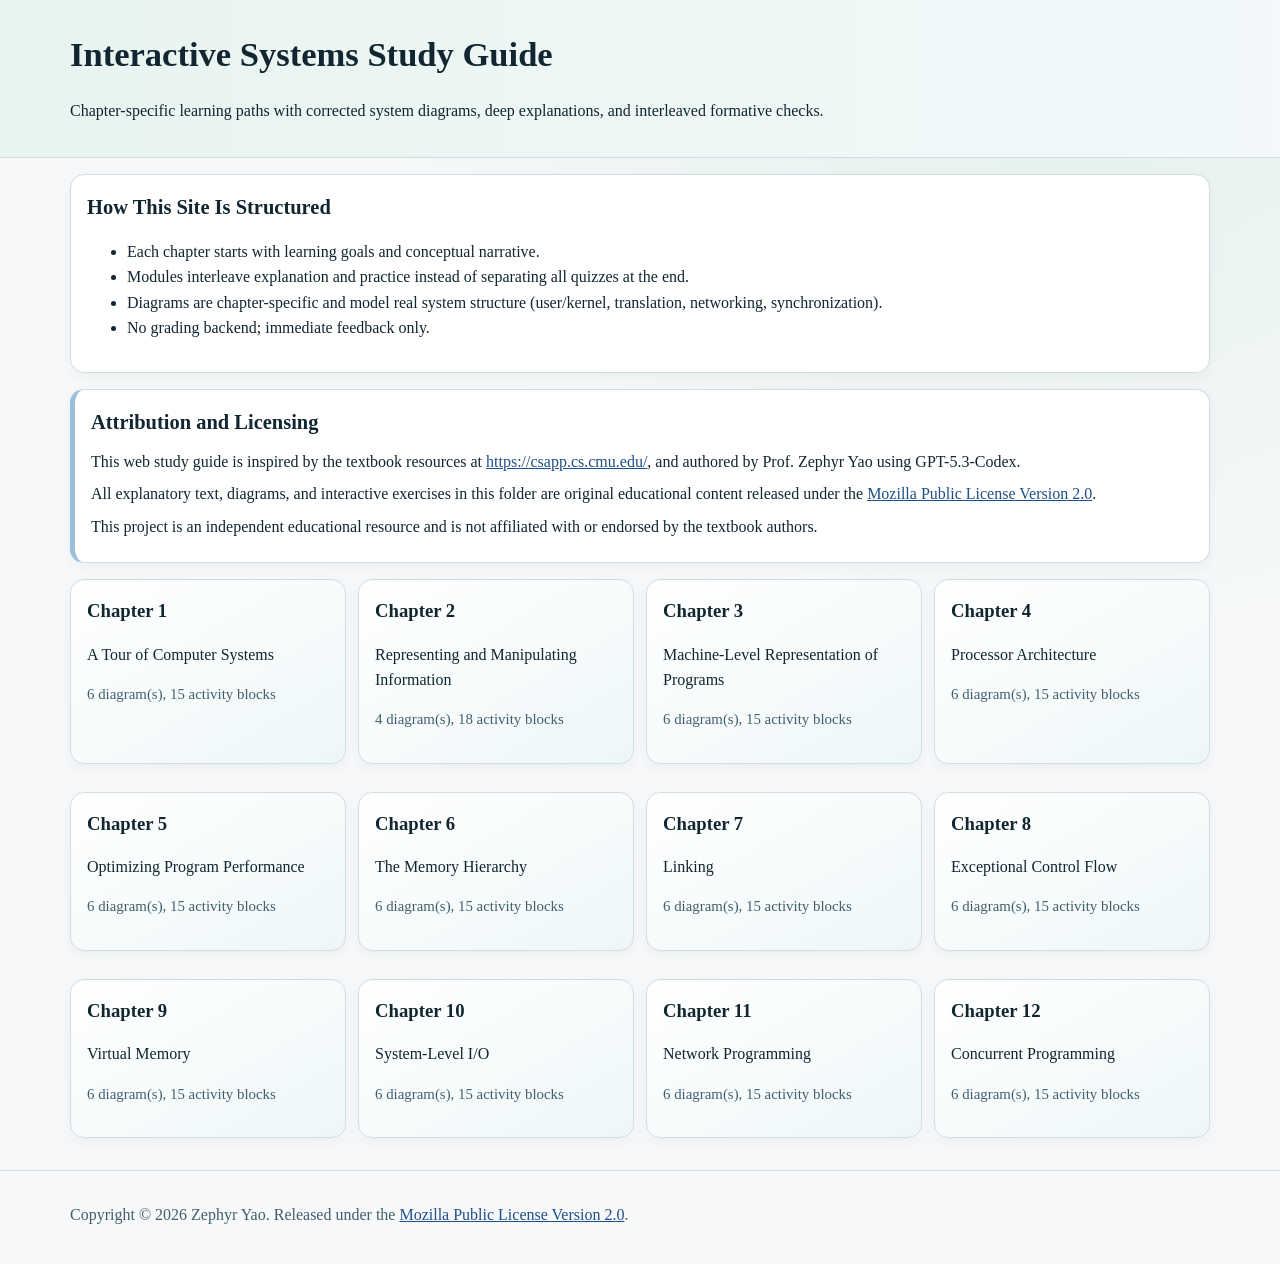
<file: index.html>
<!doctype html>
<html lang="en">
<head>
  <meta charset="utf-8" />
  <meta name="viewport" content="width=device-width, initial-scale=1" />
  <title>Interactive Systems Study Guide</title>
  <link rel="stylesheet" href="styles.css" />
</head>
<body>
<header class="site-header home">
  <div class="wrap">
    <h1>Interactive Systems Study Guide</h1>
    <p>Chapter-specific learning paths with corrected system diagrams, deep explanations, and interleaved formative checks.</p>
  </div>
</header>

<main class="wrap">
  <section class="intro-block">
    <h2>How This Site Is Structured</h2>
    <ul>
      <li>Each chapter starts with learning goals and conceptual narrative.</li>
      <li>Modules interleave explanation and practice instead of separating all quizzes at the end.</li>
      <li>Diagrams are chapter-specific and model real system structure (user/kernel, translation, networking, synchronization).</li>
      <li>No grading backend; immediate feedback only.</li>
    </ul>
  </section>
  <section class="source-note">
    <h2>Attribution and Licensing</h2>
    <p>This web study guide is inspired by the textbook resources at <a href="https://csapp.cs.cmu.edu/">https://csapp.cs.cmu.edu/</a>, and authored by Prof. Zephyr Yao using GPT-5.3-Codex.</p>
    <p>All explanatory text, diagrams, and interactive exercises in this folder are original educational content released under the <a href="LICENSE">Mozilla Public License Version 2.0</a>.</p>
    <p>This project is an independent educational resource and is not affiliated with or endorsed by the textbook authors.</p>
  </section>
  <section class="card-grid"><a class="chapter-card" href="chapter-01.html"><h3>Chapter 1</h3><p>A Tour of Computer Systems</p><p class="meta">6 diagram(s), 15 activity blocks</p></a><a class="chapter-card" href="chapter-02.html"><h3>Chapter 2</h3><p>Representing and Manipulating Information</p><p class="meta">4 diagram(s), 18 activity blocks</p></a><a class="chapter-card" href="chapter-03.html"><h3>Chapter 3</h3><p>Machine-Level Representation of Programs</p><p class="meta">6 diagram(s), 15 activity blocks</p></a><a class="chapter-card" href="chapter-04.html"><h3>Chapter 4</h3><p>Processor Architecture</p><p class="meta">6 diagram(s), 15 activity blocks</p></a><a class="chapter-card" href="chapter-05.html"><h3>Chapter 5</h3><p>Optimizing Program Performance</p><p class="meta">6 diagram(s), 15 activity blocks</p></a><a class="chapter-card" href="chapter-06.html"><h3>Chapter 6</h3><p>The Memory Hierarchy</p><p class="meta">6 diagram(s), 15 activity blocks</p></a><a class="chapter-card" href="chapter-07.html"><h3>Chapter 7</h3><p>Linking</p><p class="meta">6 diagram(s), 15 activity blocks</p></a><a class="chapter-card" href="chapter-08.html"><h3>Chapter 8</h3><p>Exceptional Control Flow</p><p class="meta">6 diagram(s), 15 activity blocks</p></a><a class="chapter-card" href="chapter-09.html"><h3>Chapter 9</h3><p>Virtual Memory</p><p class="meta">6 diagram(s), 15 activity blocks</p></a><a class="chapter-card" href="chapter-10.html"><h3>Chapter 10</h3><p>System-Level I/O</p><p class="meta">6 diagram(s), 15 activity blocks</p></a><a class="chapter-card" href="chapter-11.html"><h3>Chapter 11</h3><p>Network Programming</p><p class="meta">6 diagram(s), 15 activity blocks</p></a><a class="chapter-card" href="chapter-12.html"><h3>Chapter 12</h3><p>Concurrent Programming</p><p class="meta">6 diagram(s), 15 activity blocks</p></a></section>
</main>

<footer class="site-footer"><div class="wrap"><p>Copyright &copy; 2026 Zephyr Yao. Released under the <a href="LICENSE">Mozilla Public License Version 2.0</a>.</p></div></footer>
<script src="app.js"></script>
</body>
</html>
</file>
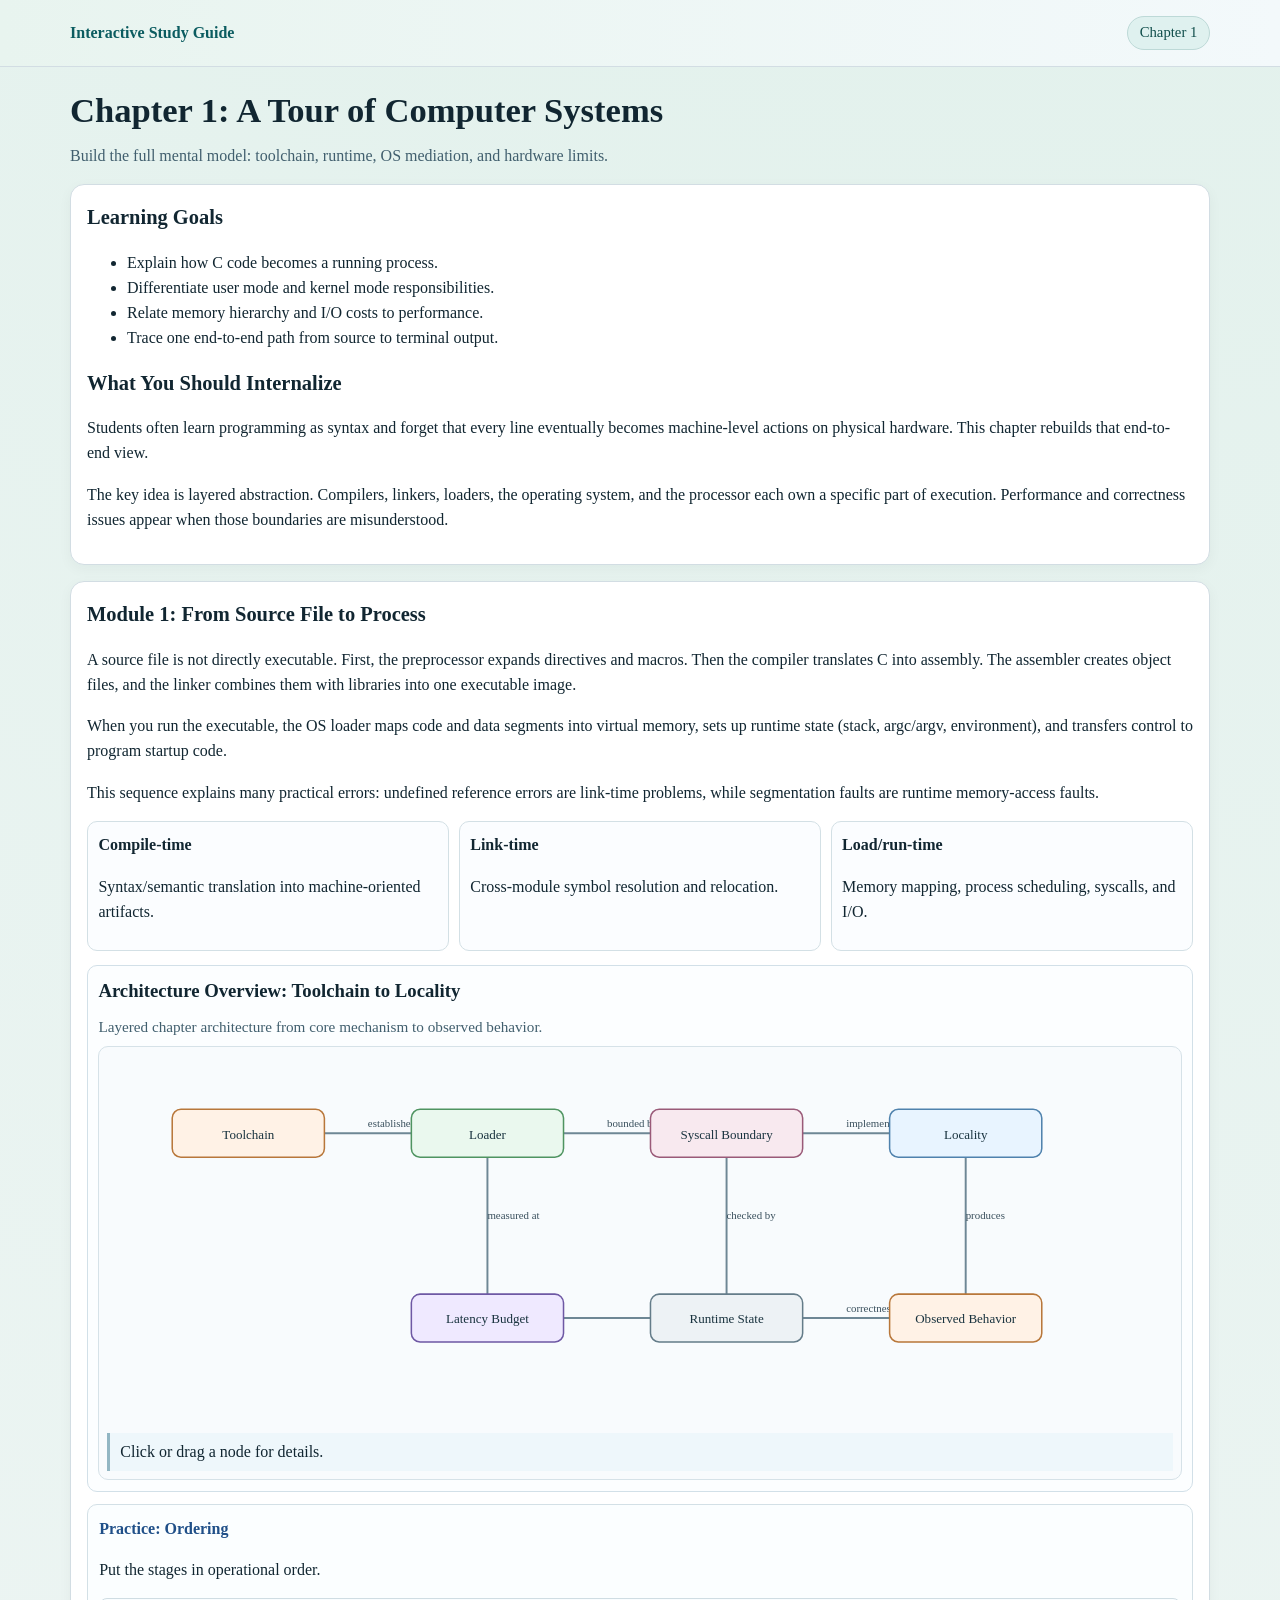
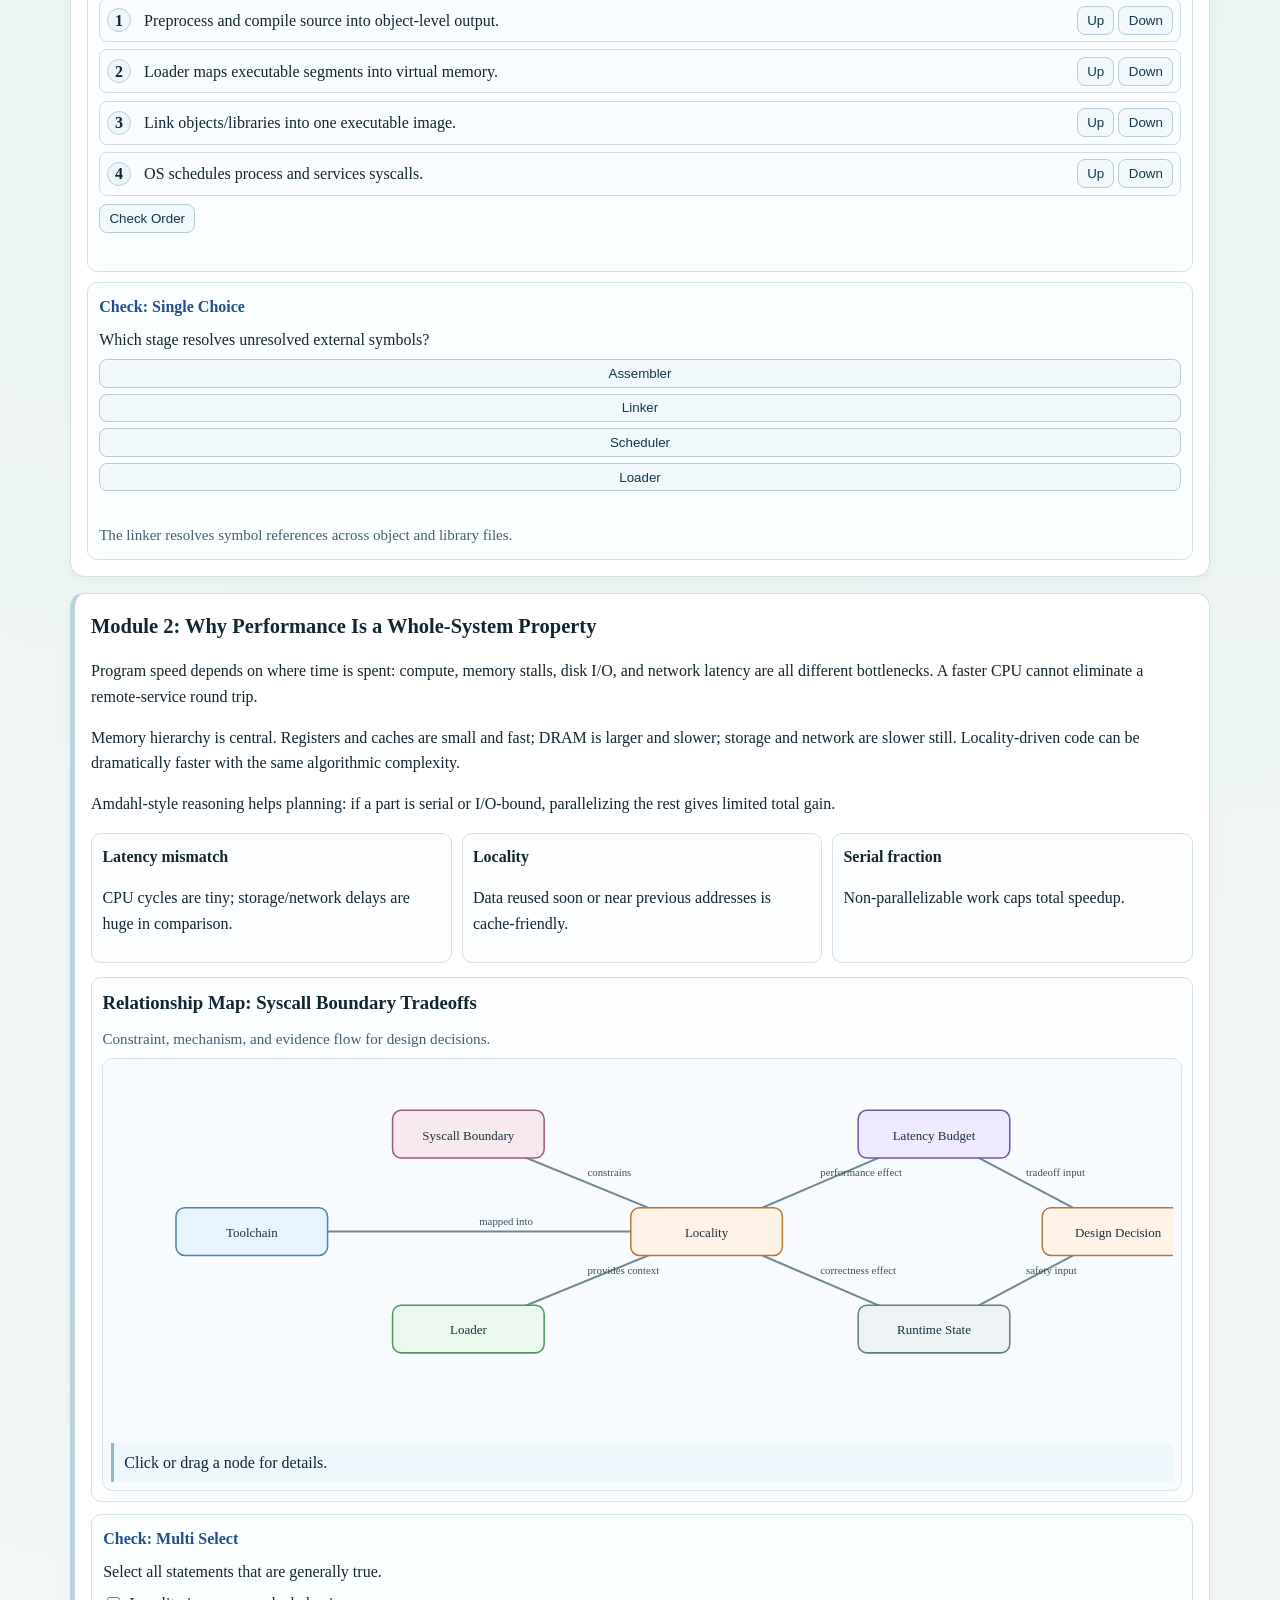
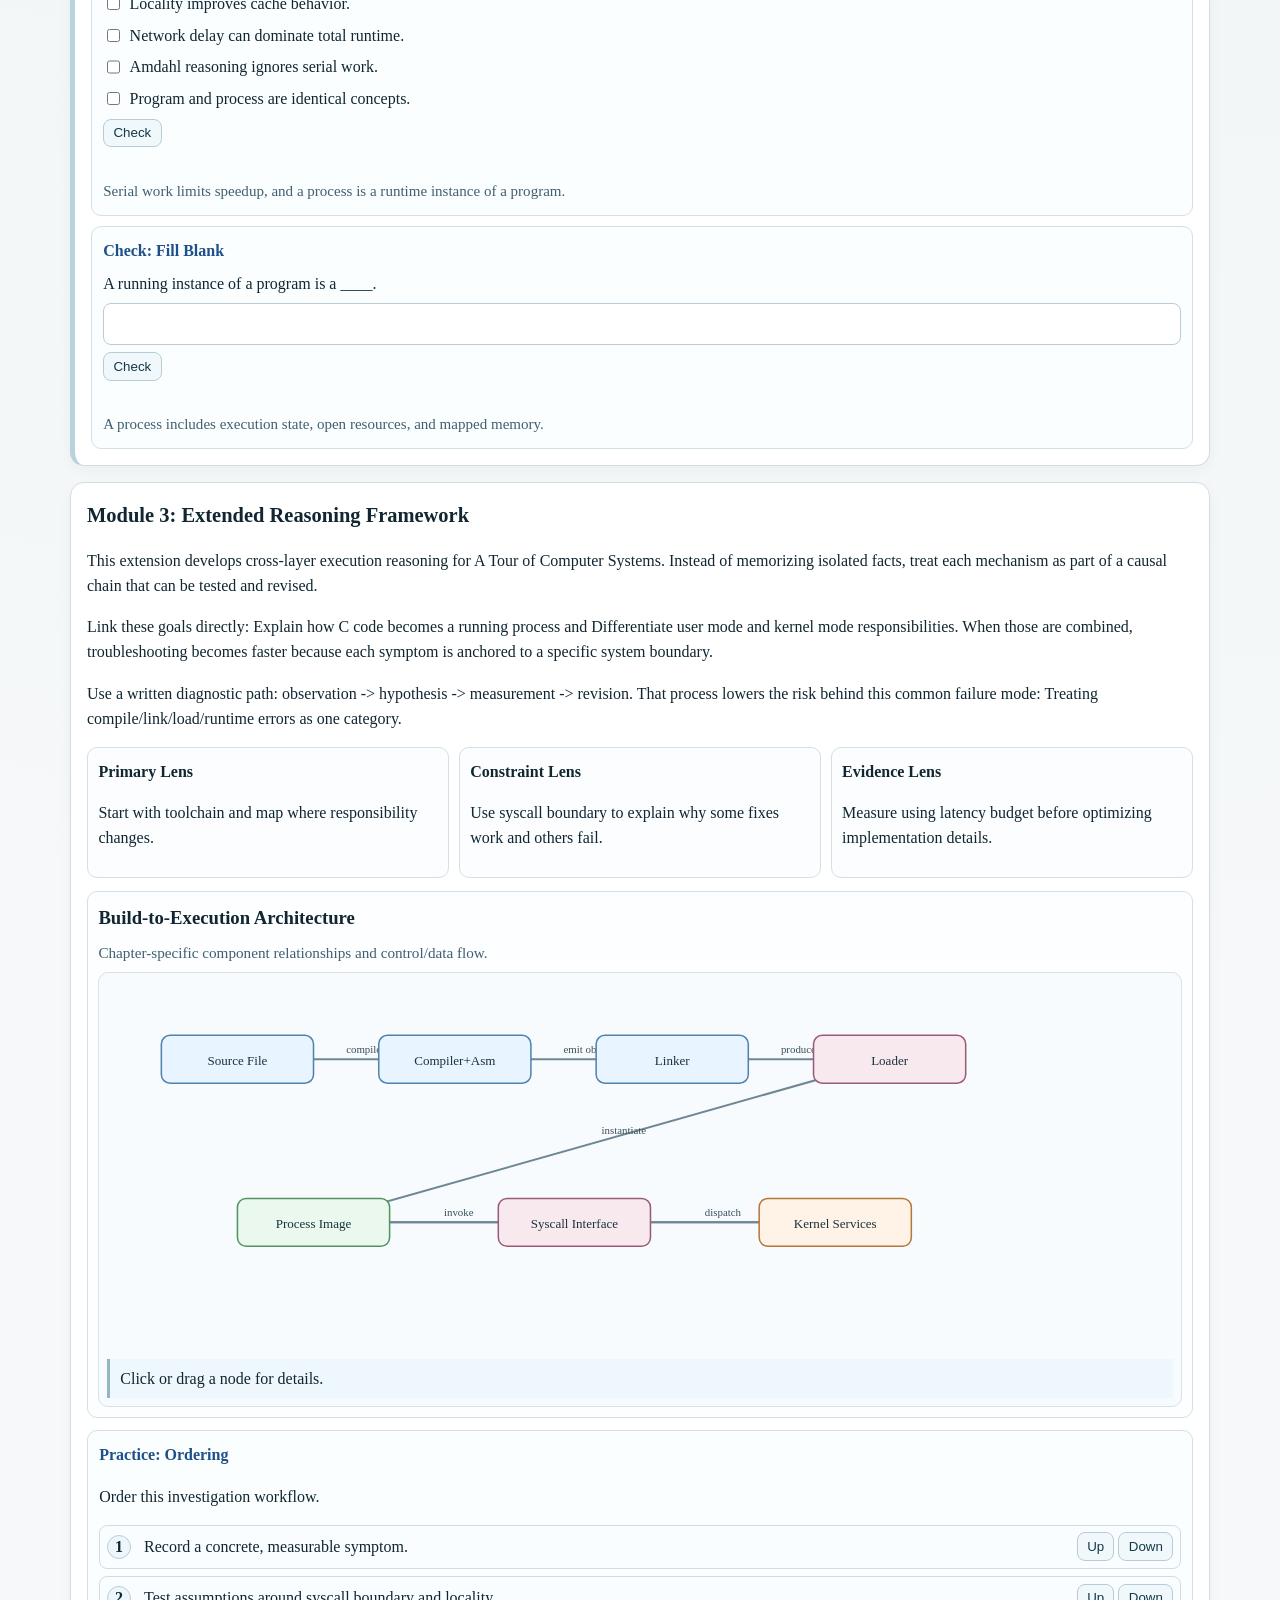
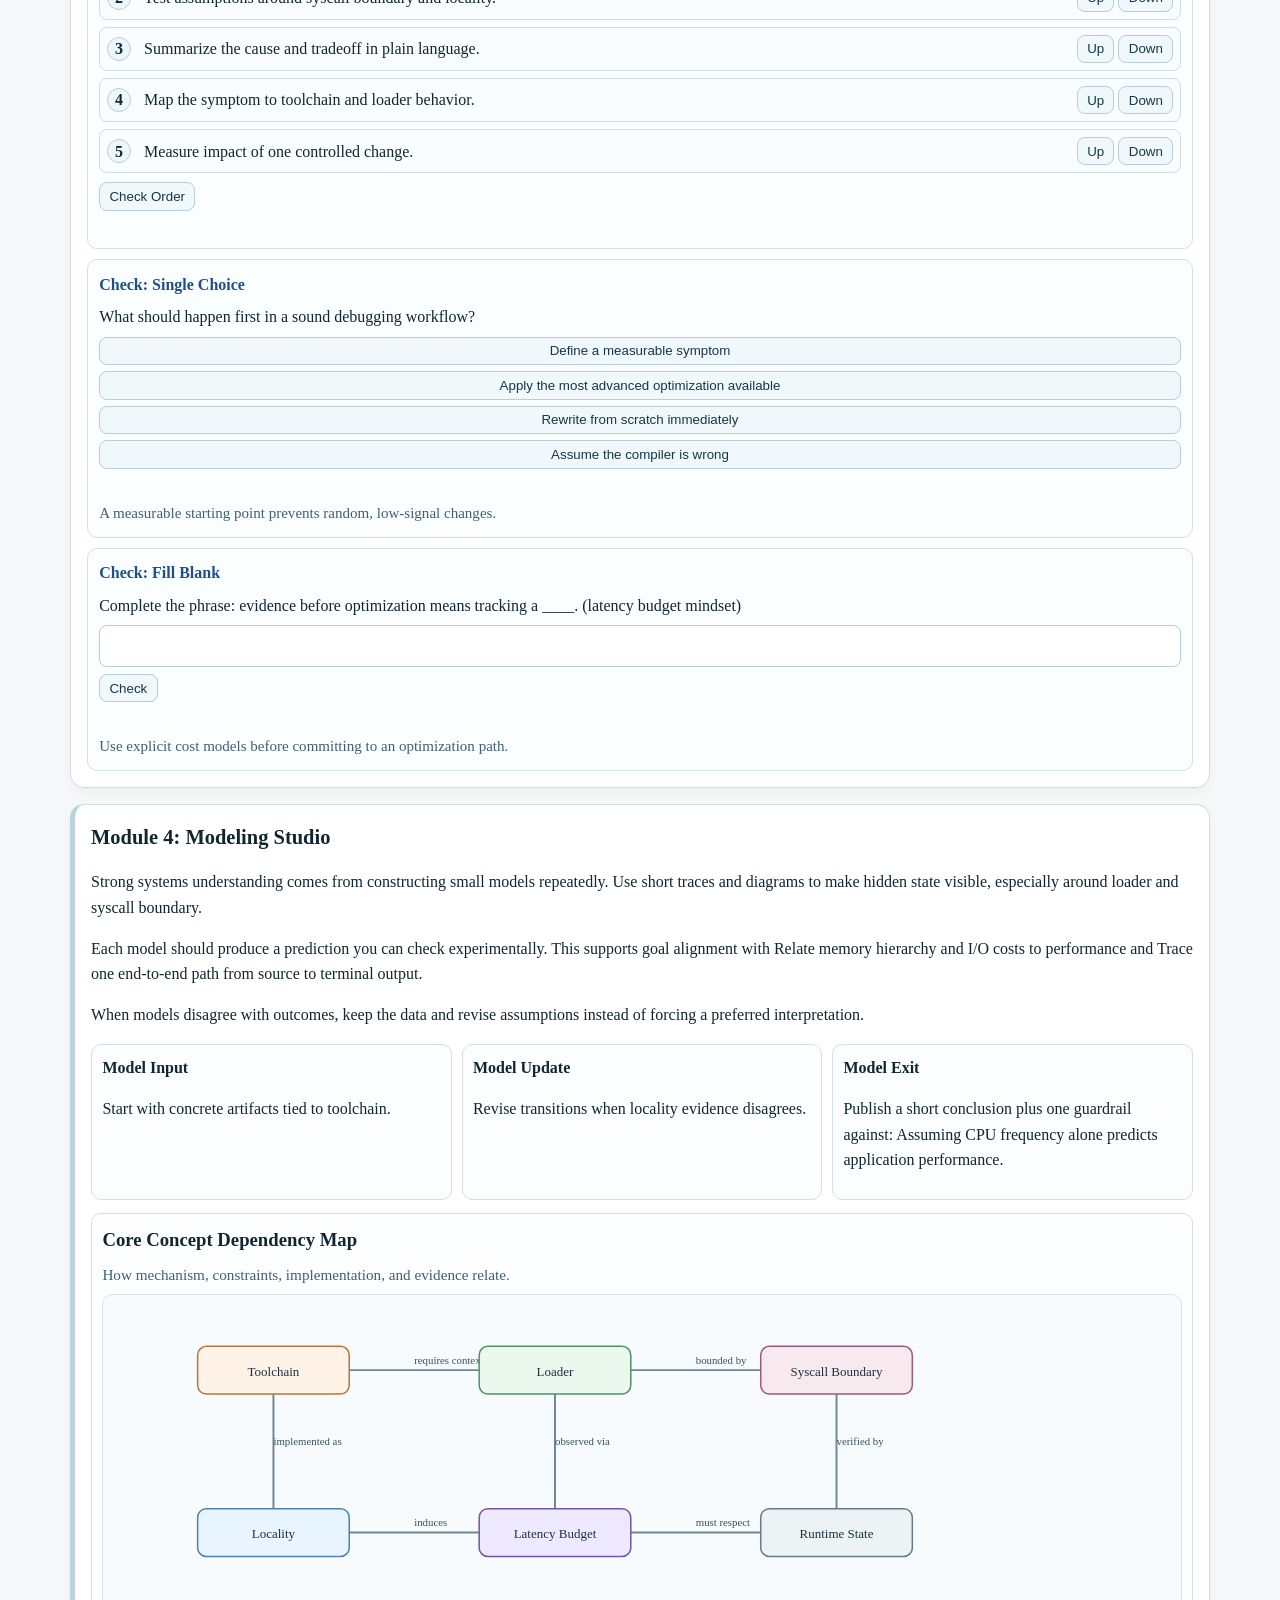
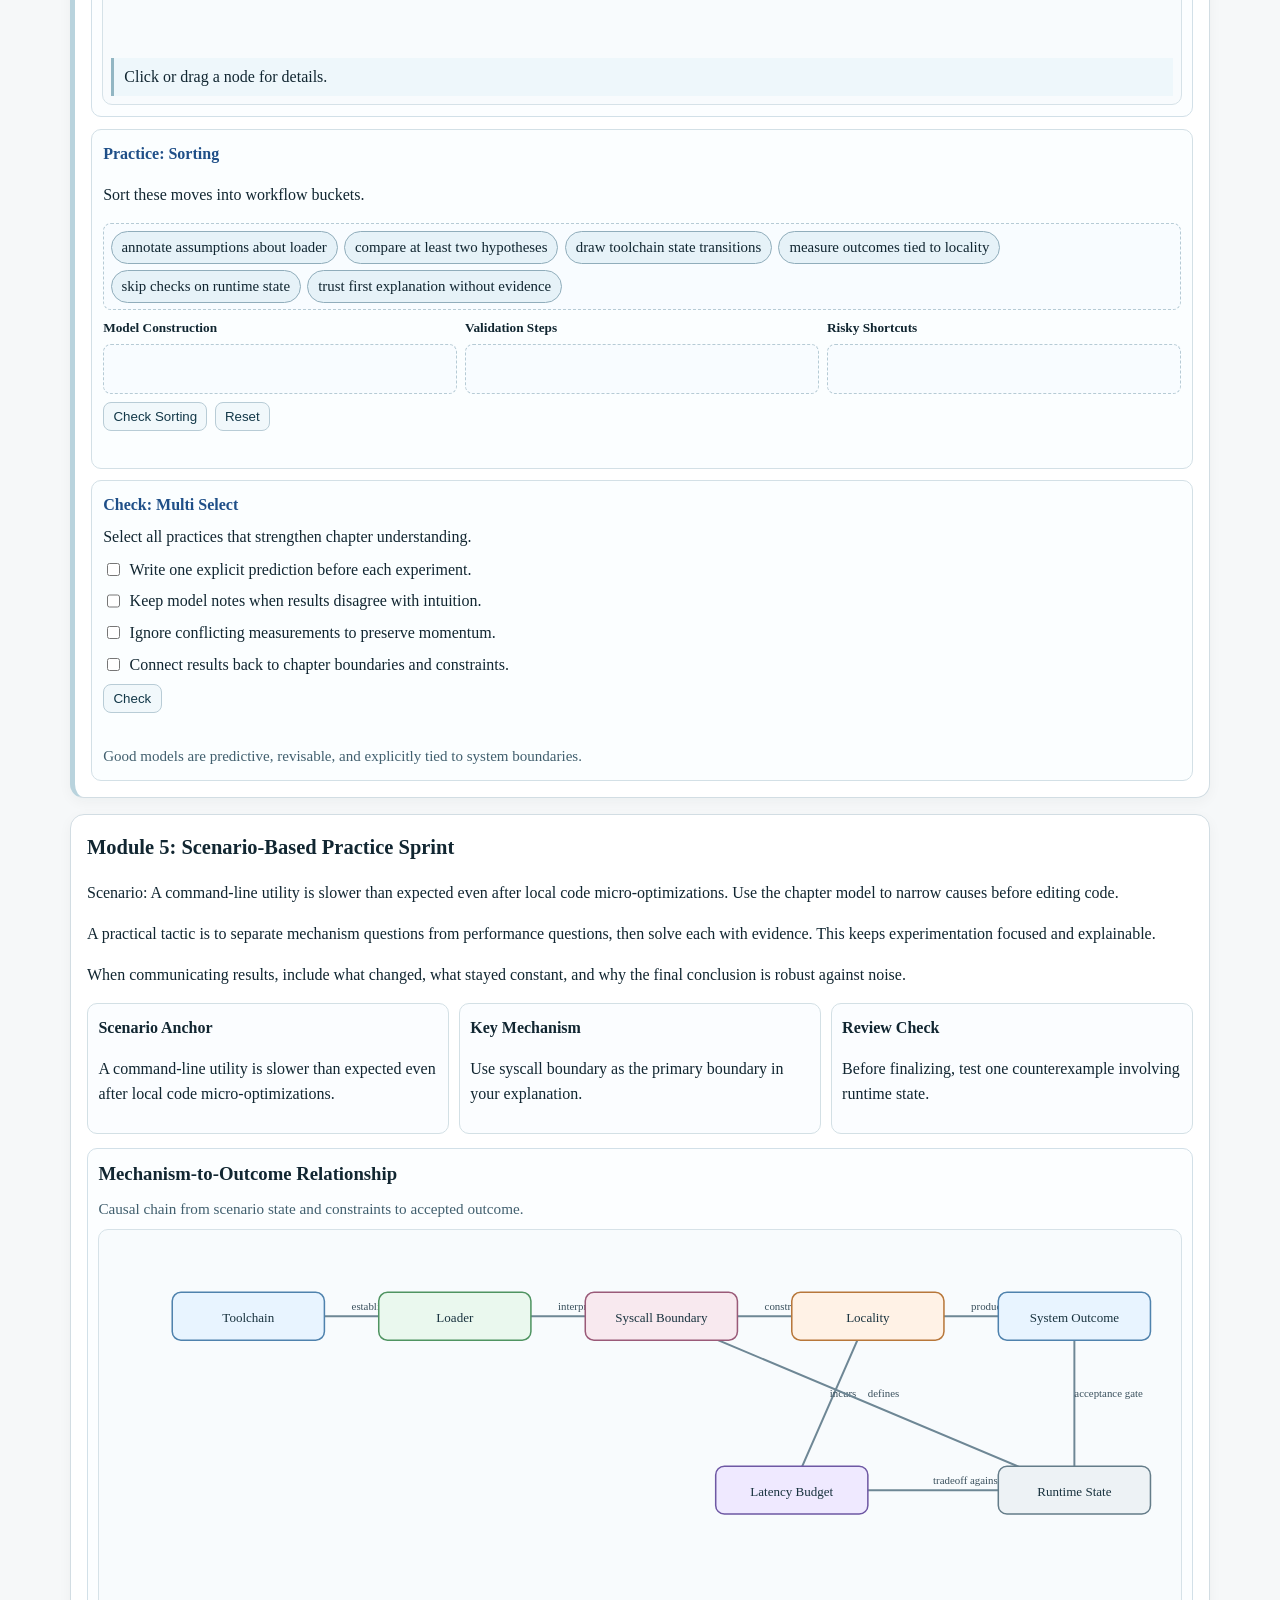
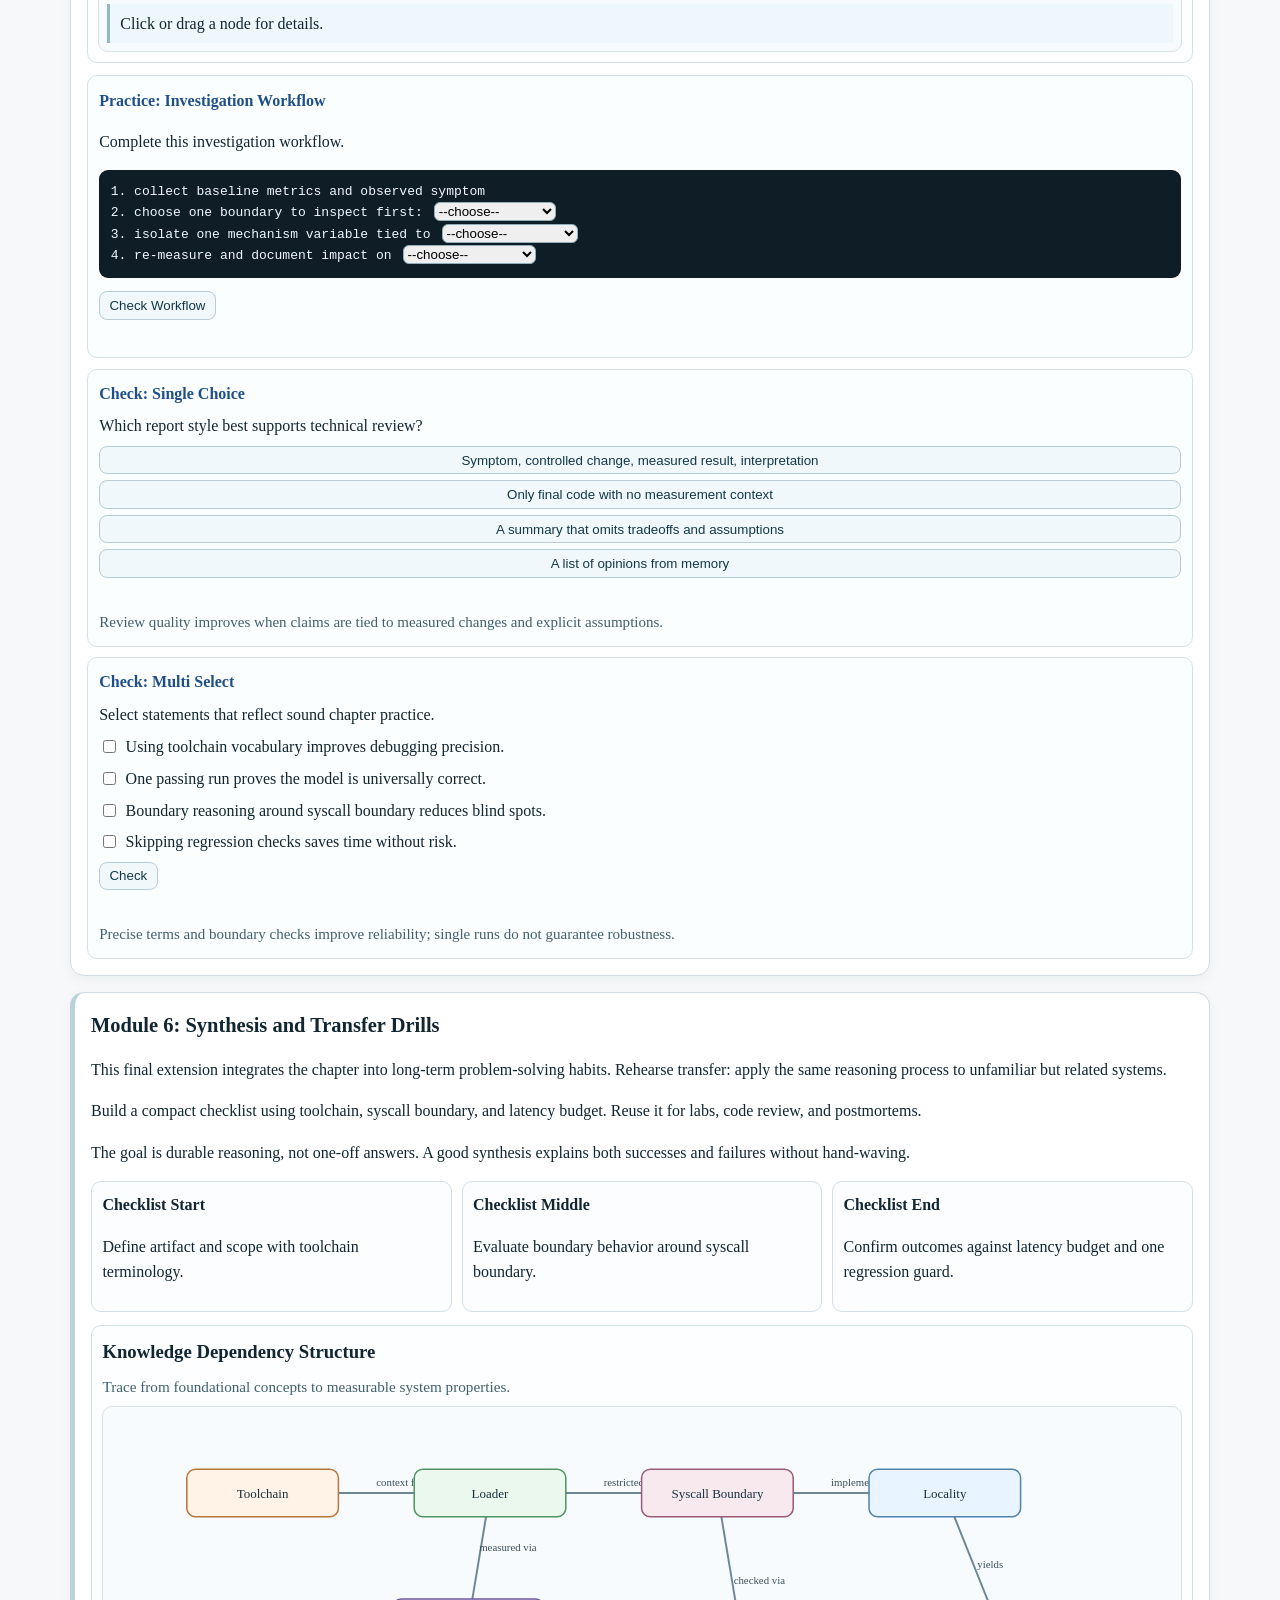
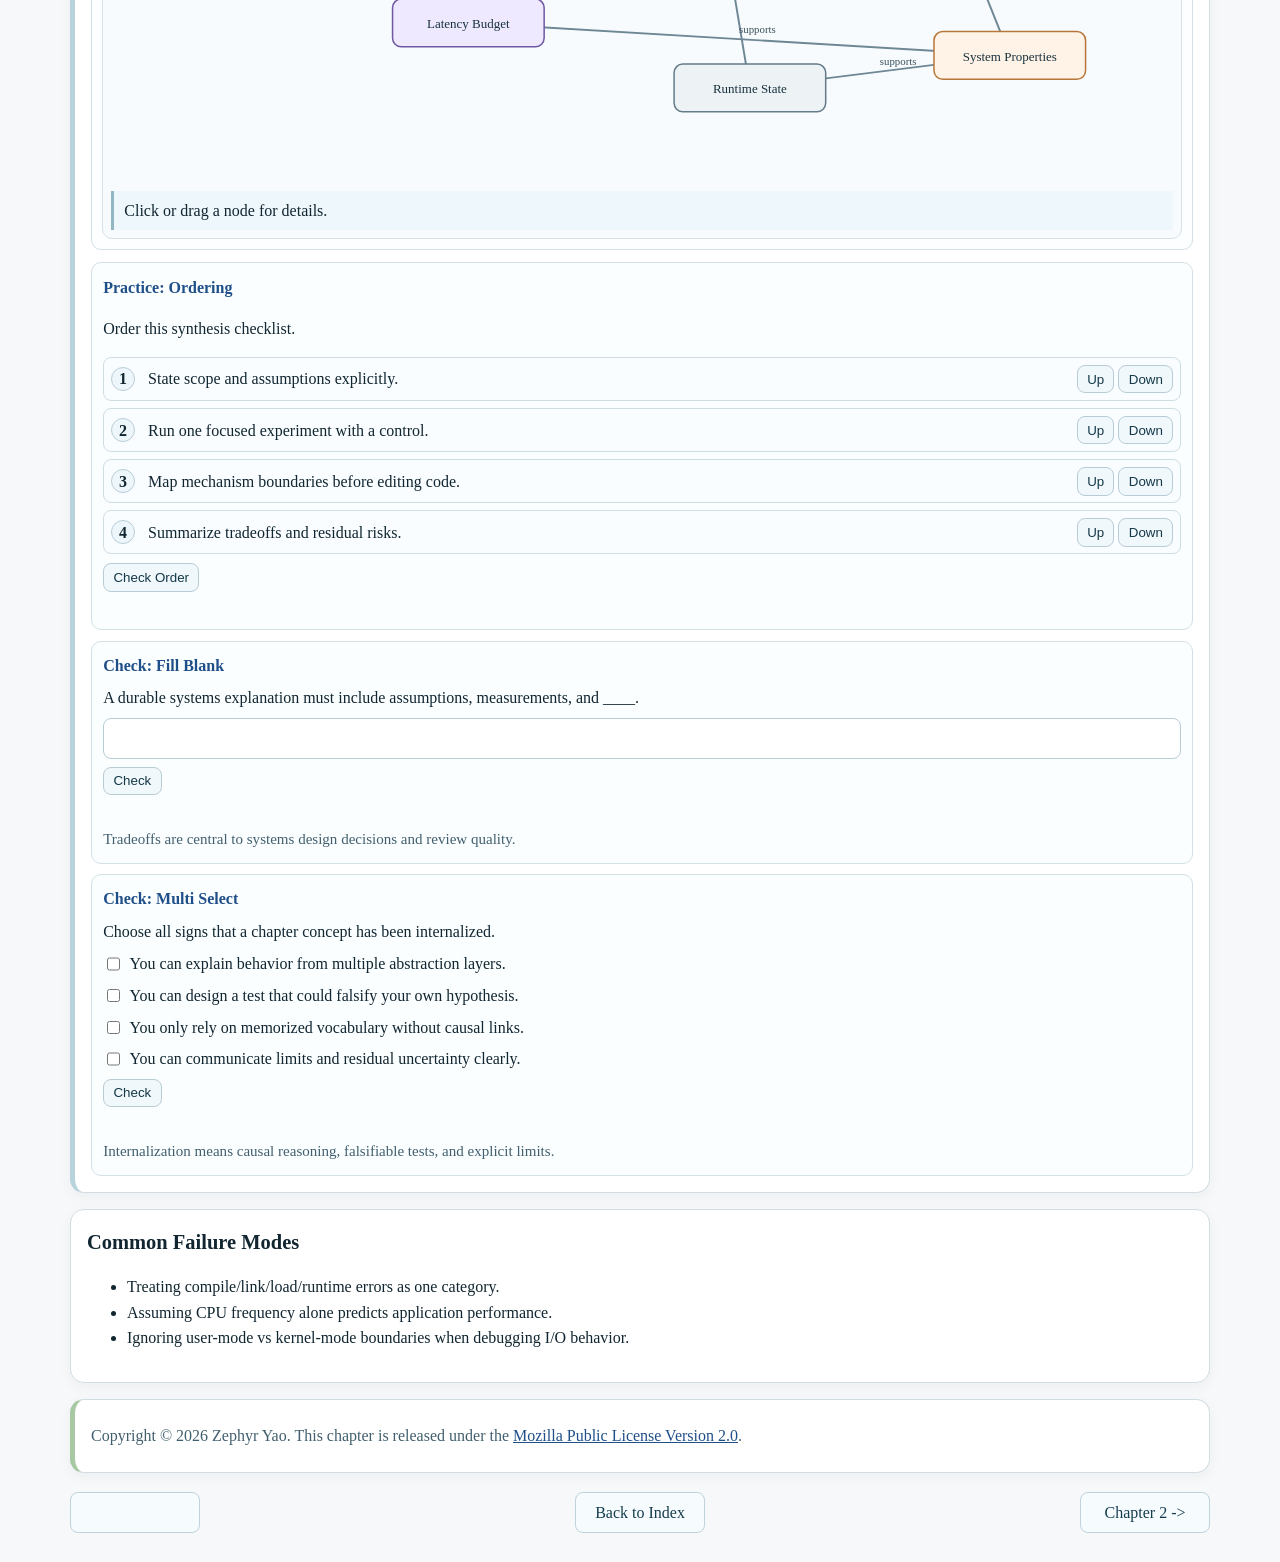
<file: chapter-01.html>
<!doctype html>
<html lang="en">
<head>
  <meta charset="utf-8" />
  <meta name="viewport" content="width=device-width, initial-scale=1" />
  <title>Interactive Systems Study Guide - Chapter 1</title>
  <link rel="stylesheet" href="styles.css" />
</head>
<body>
<header class="site-header">
  <div class="wrap">
    <a class="home-link" href="index.html">Interactive Study Guide</a>
    <span class="chapter-pill">Chapter 1</span>
  </div>
</header>

<main class="wrap chapter-page" data-chapter="1">
  <section class="hero">
    <h1>Chapter 1: A Tour of Computer Systems</h1>
    <p class="hero-sub">Build the full mental model: toolchain, runtime, OS mediation, and hardware limits.</p>
  </section>

  <section class="intro-block">
    <h2>Learning Goals</h2>
    <ul><li>Explain how C code becomes a running process.</li><li>Differentiate user mode and kernel mode responsibilities.</li><li>Relate memory hierarchy and I/O costs to performance.</li><li>Trace one end-to-end path from source to terminal output.</li></ul>
    <h2>What You Should Internalize</h2>
    <p>Students often learn programming as syntax and forget that every line eventually becomes machine-level actions on physical hardware. This chapter rebuilds that end-to-end view.</p><p>The key idea is layered abstraction. Compilers, linkers, loaders, the operating system, and the processor each own a specific part of execution. Performance and correctness issues appear when those boundaries are misunderstood.</p>
  </section>

  <section class="module-block"><h2>Module 1: From Source File to Process</h2><p>A source file is not directly executable. First, the preprocessor expands directives and macros. Then the compiler translates C into assembly. The assembler creates object files, and the linker combines them with libraries into one executable image.</p><p>When you run the executable, the OS loader maps code and data segments into virtual memory, sets up runtime state (stack, argc/argv, environment), and transfers control to program startup code.</p><p>This sequence explains many practical errors: undefined reference errors are link-time problems, while segmentation faults are runtime memory-access faults.</p><div class="knowledge-grid"><article class="knowledge-card"><h4>Compile-time</h4><p>Syntax/semantic translation into machine-oriented artifacts.</p></article><article class="knowledge-card"><h4>Link-time</h4><p>Cross-module symbol resolution and relocation.</p></article><article class="knowledge-card"><h4>Load/run-time</h4><p>Memory mapping, process scheduling, syscalls, and I/O.</p></article></div><section class="diagram-block"><h3>Architecture Overview: Toolchain to Locality</h3><p class="diagram-caption">Layered chapter architecture from core mechanism to observed behavior.</p><div class="diagram-wrap"><svg viewBox="0 0 980 340" role="img" aria-label="Architecture Overview: Toolchain to Locality"><defs><marker id="arrow-1-1-1" viewBox="0 0 10 10" refX="9" refY="5" markerWidth="6" markerHeight="6" orient="auto-start-reverse"><path d="M 0 0 L 10 5 L 0 10 z"></path></marker></defs><line x1="130" y1="72" x2="350" y2="72" class="diag-edge" data-src="core" data-dst="state" marker-end="url(#arrow-1-1-1)"></line><text x="240" y="66" class="diag-edge-label" data-src="core" data-dst="state">establishes</text><line x1="350" y1="72" x2="570" y2="72" class="diag-edge" data-src="state" data-dst="bound" marker-end="url(#arrow-1-1-1)"></line><text x="460" y="66" class="diag-edge-label" data-src="state" data-dst="bound">bounded by</text><line x1="570" y1="72" x2="790" y2="72" class="diag-edge" data-src="bound" data-dst="impl" marker-end="url(#arrow-1-1-1)"></line><text x="680" y="66" class="diag-edge-label" data-src="bound" data-dst="impl">implemented via</text><line x1="350" y1="72" x2="350" y2="242" class="diag-edge" data-src="state" data-dst="perf" marker-end="url(#arrow-1-1-1)"></line><text x="350" y="151" class="diag-edge-label" data-src="state" data-dst="perf">measured at</text><line x1="570" y1="72" x2="570" y2="242" class="diag-edge" data-src="bound" data-dst="corr" marker-end="url(#arrow-1-1-1)"></line><text x="570" y="151" class="diag-edge-label" data-src="bound" data-dst="corr">checked by</text><line x1="790" y1="72" x2="790" y2="242" class="diag-edge" data-src="impl" data-dst="out" marker-end="url(#arrow-1-1-1)"></line><text x="790" y="151" class="diag-edge-label" data-src="impl" data-dst="out">produces</text><line x1="350" y1="242" x2="790" y2="242" class="diag-edge" data-src="perf" data-dst="out" marker-end="url(#arrow-1-1-1)"></line><text x="570" y="236" class="diag-edge-label" data-src="perf" data-dst="out">cost signal</text><line x1="570" y1="242" x2="790" y2="242" class="diag-edge" data-src="corr" data-dst="out" marker-end="url(#arrow-1-1-1)"></line><text x="680" y="236" class="diag-edge-label" data-src="corr" data-dst="out">correctness signal</text><g class="diag-node kind-kernel" tabindex="0" data-node-id="core" data-x="60" data-y="50" data-detail="Core mechanism: toolchain." transform="translate(60 50)"><rect x="0" y="0" width="140" height="44" rx="8"></rect><text x="70" y="27" text-anchor="middle">Toolchain</text></g><g class="diag-node kind-user" tabindex="0" data-node-id="state" data-x="280" data-y="50" data-detail="State/control context: loader." transform="translate(280 50)"><rect x="0" y="0" width="140" height="44" rx="8"></rect><text x="70" y="27" text-anchor="middle">Loader</text></g><g class="diag-node kind-boundary" tabindex="0" data-node-id="bound" data-x="500" data-y="50" data-detail="Boundary/constraint concept: syscall boundary." transform="translate(500 50)"><rect x="0" y="0" width="140" height="44" rx="8"></rect><text x="70" y="27" text-anchor="middle">Syscall Boundary</text></g><g class="diag-node kind-tool" tabindex="0" data-node-id="impl" data-x="720" data-y="50" data-detail="Implementation mechanism: locality." transform="translate(720 50)"><rect x="0" y="0" width="140" height="44" rx="8"></rect><text x="70" y="27" text-anchor="middle">Locality</text></g><g class="diag-node kind-hardware" tabindex="0" data-node-id="perf" data-x="280" data-y="220" data-detail="Performance/cost signal: latency budget." transform="translate(280 220)"><rect x="0" y="0" width="140" height="44" rx="8"></rect><text x="70" y="27" text-anchor="middle">Latency Budget</text></g><g class="diag-node kind-neutral" tabindex="0" data-node-id="corr" data-x="500" data-y="220" data-detail="Correctness/invariant signal: runtime state." transform="translate(500 220)"><rect x="0" y="0" width="140" height="44" rx="8"></rect><text x="70" y="27" text-anchor="middle">Runtime State</text></g><g class="diag-node kind-kernel" tabindex="0" data-node-id="out" data-x="720" data-y="220" data-detail="Externally visible chapter outcome." transform="translate(720 220)"><rect x="0" y="0" width="140" height="44" rx="8"></rect><text x="70" y="27" text-anchor="middle">Observed Behavior</text></g></svg><p class="diagram-output">Click or drag a node for details.</p></div></section><div class="activity-grid"><article class="activity sequence-task"><h4>Practice: Ordering</h4><p>Put the stages in operational order.</p><ul class="sequence-list"><li data-correct="1"><span class="order-num"></span><span class="order-text">Preprocess and compile source into object-level output.</span><div class="order-actions"><button type="button" class="move-up">Up</button><button type="button" class="move-down">Down</button></div></li><li data-correct="3"><span class="order-num"></span><span class="order-text">Loader maps executable segments into virtual memory.</span><div class="order-actions"><button type="button" class="move-up">Up</button><button type="button" class="move-down">Down</button></div></li><li data-correct="2"><span class="order-num"></span><span class="order-text">Link objects/libraries into one executable image.</span><div class="order-actions"><button type="button" class="move-up">Up</button><button type="button" class="move-down">Down</button></div></li><li data-correct="4"><span class="order-num"></span><span class="order-text">OS schedules process and services syscalls.</span><div class="order-actions"><button type="button" class="move-up">Up</button><button type="button" class="move-down">Down</button></div></li></ul><button type="button" class="check-sequence">Check Order</button><p class="feedback" aria-live="polite"></p></article><article class="activity single-check"><h4>Check: Single Choice</h4><p class="question">Which stage resolves unresolved external symbols?</p><div class="choices"><button type="button" class="choice" data-correct="false">Assembler</button><button type="button" class="choice" data-correct="true">Linker</button><button type="button" class="choice" data-correct="false">Scheduler</button><button type="button" class="choice" data-correct="false">Loader</button></div><p class="feedback" aria-live="polite"></p><p class="explain">The linker resolves symbol references across object and library files.</p></article></div></section><section class="module-block alt"><h2>Module 2: Why Performance Is a Whole-System Property</h2><p>Program speed depends on where time is spent: compute, memory stalls, disk I/O, and network latency are all different bottlenecks. A faster CPU cannot eliminate a remote-service round trip.</p><p>Memory hierarchy is central. Registers and caches are small and fast; DRAM is larger and slower; storage and network are slower still. Locality-driven code can be dramatically faster with the same algorithmic complexity.</p><p>Amdahl-style reasoning helps planning: if a part is serial or I/O-bound, parallelizing the rest gives limited total gain.</p><div class="knowledge-grid"><article class="knowledge-card"><h4>Latency mismatch</h4><p>CPU cycles are tiny; storage/network delays are huge in comparison.</p></article><article class="knowledge-card"><h4>Locality</h4><p>Data reused soon or near previous addresses is cache-friendly.</p></article><article class="knowledge-card"><h4>Serial fraction</h4><p>Non-parallelizable work caps total speedup.</p></article></div><section class="diagram-block"><h3>Relationship Map: Syscall Boundary Tradeoffs</h3><p class="diagram-caption">Constraint, mechanism, and evidence flow for design decisions.</p><div class="diagram-wrap"><svg viewBox="0 0 980 340" role="img" aria-label="Relationship Map: Syscall Boundary Tradeoffs"><defs><marker id="arrow-1-2-1" viewBox="0 0 10 10" refX="9" refY="5" markerWidth="6" markerHeight="6" orient="auto-start-reverse"><path d="M 0 0 L 10 5 L 0 10 z"></path></marker></defs><line x1="130" y1="152" x2="550" y2="152" class="diag-edge" data-src="src" data-dst="mech" marker-end="url(#arrow-1-2-1)"></line><text x="340" y="146" class="diag-edge-label" data-src="src" data-dst="mech">mapped into</text><line x1="330" y1="62" x2="550" y2="152" class="diag-edge" data-src="rule" data-dst="mech" marker-end="url(#arrow-1-2-1)"></line><text x="440" y="101" class="diag-edge-label" data-src="rule" data-dst="mech">constrains</text><line x1="330" y1="242" x2="550" y2="152" class="diag-edge" data-src="ctx" data-dst="mech" marker-end="url(#arrow-1-2-1)"></line><text x="440" y="191" class="diag-edge-label" data-src="ctx" data-dst="mech">provides context</text><line x1="550" y1="152" x2="760" y2="62" class="diag-edge" data-src="mech" data-dst="perf" marker-end="url(#arrow-1-2-1)"></line><text x="655" y="101" class="diag-edge-label" data-src="mech" data-dst="perf">performance effect</text><line x1="550" y1="152" x2="760" y2="242" class="diag-edge" data-src="mech" data-dst="corr" marker-end="url(#arrow-1-2-1)"></line><text x="655" y="191" class="diag-edge-label" data-src="mech" data-dst="corr">correctness effect</text><line x1="760" y1="62" x2="930" y2="152" class="diag-edge" data-src="perf" data-dst="dec" marker-end="url(#arrow-1-2-1)"></line><text x="845" y="101" class="diag-edge-label" data-src="perf" data-dst="dec">tradeoff input</text><line x1="760" y1="242" x2="930" y2="152" class="diag-edge" data-src="corr" data-dst="dec" marker-end="url(#arrow-1-2-1)"></line><text x="845" y="191" class="diag-edge-label" data-src="corr" data-dst="dec">safety input</text><g class="diag-node kind-tool" tabindex="0" data-node-id="src" data-x="60" data-y="130" data-detail="Input artifact or focal mechanism: toolchain." transform="translate(60 130)"><rect x="0" y="0" width="140" height="44" rx="8"></rect><text x="70" y="27" text-anchor="middle">Toolchain</text></g><g class="diag-node kind-boundary" tabindex="0" data-node-id="rule" data-x="260" data-y="40" data-detail="Constraint layer: syscall boundary." transform="translate(260 40)"><rect x="0" y="0" width="140" height="44" rx="8"></rect><text x="70" y="27" text-anchor="middle">Syscall Boundary</text></g><g class="diag-node kind-user" tabindex="0" data-node-id="ctx" data-x="260" data-y="220" data-detail="Context/state layer: loader." transform="translate(260 220)"><rect x="0" y="0" width="140" height="44" rx="8"></rect><text x="70" y="27" text-anchor="middle">Loader</text></g><g class="diag-node kind-kernel" tabindex="0" data-node-id="mech" data-x="480" data-y="130" data-detail="Operational mechanism: locality." transform="translate(480 130)"><rect x="0" y="0" width="140" height="44" rx="8"></rect><text x="70" y="27" text-anchor="middle">Locality</text></g><g class="diag-node kind-hardware" tabindex="0" data-node-id="perf" data-x="690" data-y="40" data-detail="Performance evidence: latency budget." transform="translate(690 40)"><rect x="0" y="0" width="140" height="44" rx="8"></rect><text x="70" y="27" text-anchor="middle">Latency Budget</text></g><g class="diag-node kind-neutral" tabindex="0" data-node-id="corr" data-x="690" data-y="220" data-detail="Correctness evidence: runtime state." transform="translate(690 220)"><rect x="0" y="0" width="140" height="44" rx="8"></rect><text x="70" y="27" text-anchor="middle">Runtime State</text></g><g class="diag-node kind-kernel" tabindex="0" data-node-id="dec" data-x="860" data-y="130" data-detail="Balanced conclusion from performance and correctness signals." transform="translate(860 130)"><rect x="0" y="0" width="140" height="44" rx="8"></rect><text x="70" y="27" text-anchor="middle">Design Decision</text></g></svg><p class="diagram-output">Click or drag a node for details.</p></div></section><div class="activity-grid"><article class="activity multi-check"><h4>Check: Multi Select</h4><p class="question">Select all statements that are generally true.</p><div class="multi-list"><label class="multi-option"><input type="checkbox" data-correct="true" /> <span>Locality improves cache behavior.</span></label><label class="multi-option"><input type="checkbox" data-correct="true" /> <span>Network delay can dominate total runtime.</span></label><label class="multi-option"><input type="checkbox" data-correct="false" /> <span>Amdahl reasoning ignores serial work.</span></label><label class="multi-option"><input type="checkbox" data-correct="false" /> <span>Program and process are identical concepts.</span></label></div><button type="button" class="check-multi">Check</button><p class="feedback" aria-live="polite"></p><p class="explain">Serial work limits speedup, and a process is a runtime instance of a program.</p></article><article class="activity blank-check"><h4>Check: Fill Blank</h4><p class="question">A running instance of a program is a ____.</p><input type="text" class="blank-input" data-answers="process" /><button type="button" class="check-blank">Check</button><p class="feedback" aria-live="polite"></p><p class="explain">A process includes execution state, open resources, and mapped memory.</p></article></div></section><section class="module-block"><h2>Module 3: Extended Reasoning Framework</h2><p>This extension develops cross-layer execution reasoning for A Tour of Computer Systems. Instead of memorizing isolated facts, treat each mechanism as part of a causal chain that can be tested and revised.</p><p>Link these goals directly: Explain how C code becomes a running process and Differentiate user mode and kernel mode responsibilities. When those are combined, troubleshooting becomes faster because each symptom is anchored to a specific system boundary.</p><p>Use a written diagnostic path: observation -&gt; hypothesis -&gt; measurement -&gt; revision. That process lowers the risk behind this common failure mode: Treating compile/link/load/runtime errors as one category.</p><div class="knowledge-grid"><article class="knowledge-card"><h4>Primary Lens</h4><p>Start with toolchain and map where responsibility changes.</p></article><article class="knowledge-card"><h4>Constraint Lens</h4><p>Use syscall boundary to explain why some fixes work and others fail.</p></article><article class="knowledge-card"><h4>Evidence Lens</h4><p>Measure using latency budget before optimizing implementation details.</p></article></div><section class="diagram-block"><h3>Build-to-Execution Architecture</h3><p class="diagram-caption">Chapter-specific component relationships and control/data flow.</p><div class="diagram-wrap"><svg viewBox="0 0 980 340" role="img" aria-label="Build-to-Execution Architecture"><defs><marker id="arrow-1-3-1" viewBox="0 0 10 10" refX="9" refY="5" markerWidth="6" markerHeight="6" orient="auto-start-reverse"><path d="M 0 0 L 10 5 L 0 10 z"></path></marker></defs><line x1="120" y1="72" x2="320" y2="72" class="diag-edge" data-src="src" data-dst="cc" marker-end="url(#arrow-1-3-1)"></line><text x="220" y="66" class="diag-edge-label" data-src="src" data-dst="cc">compile</text><line x1="320" y1="72" x2="520" y2="72" class="diag-edge" data-src="cc" data-dst="ld" marker-end="url(#arrow-1-3-1)"></line><text x="420" y="66" class="diag-edge-label" data-src="cc" data-dst="ld">emit objects</text><line x1="520" y1="72" x2="720" y2="72" class="diag-edge" data-src="ld" data-dst="ldr" marker-end="url(#arrow-1-3-1)"></line><text x="620" y="66" class="diag-edge-label" data-src="ld" data-dst="ldr">produce executable</text><line x1="720" y1="72" x2="190" y2="222" class="diag-edge" data-src="ldr" data-dst="proc" marker-end="url(#arrow-1-3-1)"></line><text x="455" y="141" class="diag-edge-label" data-src="ldr" data-dst="proc">instantiate</text><line x1="190" y1="222" x2="430" y2="222" class="diag-edge" data-src="proc" data-dst="sys" marker-end="url(#arrow-1-3-1)"></line><text x="310" y="216" class="diag-edge-label" data-src="proc" data-dst="sys">invoke</text><line x1="430" y1="222" x2="670" y2="222" class="diag-edge" data-src="sys" data-dst="ker" marker-end="url(#arrow-1-3-1)"></line><text x="550" y="216" class="diag-edge-label" data-src="sys" data-dst="ker">dispatch</text><line x1="670" y1="222" x2="190" y2="222" class="diag-edge" data-src="ker" data-dst="proc" marker-end="url(#arrow-1-3-1)"></line><text x="430" y="216" class="diag-edge-label" data-src="ker" data-dst="proc">return data/status</text><g class="diag-node kind-tool" tabindex="0" data-node-id="src" data-x="50" data-y="50" data-detail="Input program text before build." transform="translate(50 50)"><rect x="0" y="0" width="140" height="44" rx="8"></rect><text x="70" y="27" text-anchor="middle">Source File</text></g><g class="diag-node kind-tool" tabindex="0" data-node-id="cc" data-x="250" data-y="50" data-detail="Translate C into machine-level objects." transform="translate(250 50)"><rect x="0" y="0" width="140" height="44" rx="8"></rect><text x="70" y="27" text-anchor="middle">Compiler+Asm</text></g><g class="diag-node kind-tool" tabindex="0" data-node-id="ld" data-x="450" data-y="50" data-detail="Resolve external symbols and relocations." transform="translate(450 50)"><rect x="0" y="0" width="140" height="44" rx="8"></rect><text x="70" y="27" text-anchor="middle">Linker</text></g><g class="diag-node kind-boundary" tabindex="0" data-node-id="ldr" data-x="650" data-y="50" data-detail="Map executable segments into process space." transform="translate(650 50)"><rect x="0" y="0" width="140" height="44" rx="8"></rect><text x="70" y="27" text-anchor="middle">Loader</text></g><g class="diag-node kind-user" tabindex="0" data-node-id="proc" data-x="120" data-y="200" data-detail="User-space code, stack, heap, and data." transform="translate(120 200)"><rect x="0" y="0" width="140" height="44" rx="8"></rect><text x="70" y="27" text-anchor="middle">Process Image</text></g><g class="diag-node kind-boundary" tabindex="0" data-node-id="sys" data-x="360" data-y="200" data-detail="Controlled transition into kernel services." transform="translate(360 200)"><rect x="0" y="0" width="140" height="44" rx="8"></rect><text x="70" y="27" text-anchor="middle">Syscall Interface</text></g><g class="diag-node kind-kernel" tabindex="0" data-node-id="ker" data-x="600" data-y="200" data-detail="Files, scheduling, memory, networking." transform="translate(600 200)"><rect x="0" y="0" width="140" height="44" rx="8"></rect><text x="70" y="27" text-anchor="middle">Kernel Services</text></g></svg><p class="diagram-output">Click or drag a node for details.</p></div></section><div class="activity-grid"><article class="activity sequence-task"><h4>Practice: Ordering</h4><p>Order this investigation workflow.</p><ul class="sequence-list"><li data-correct="1"><span class="order-num"></span><span class="order-text">Record a concrete, measurable symptom.</span><div class="order-actions"><button type="button" class="move-up">Up</button><button type="button" class="move-down">Down</button></div></li><li data-correct="3"><span class="order-num"></span><span class="order-text">Test assumptions around syscall boundary and locality.</span><div class="order-actions"><button type="button" class="move-up">Up</button><button type="button" class="move-down">Down</button></div></li><li data-correct="5"><span class="order-num"></span><span class="order-text">Summarize the cause and tradeoff in plain language.</span><div class="order-actions"><button type="button" class="move-up">Up</button><button type="button" class="move-down">Down</button></div></li><li data-correct="2"><span class="order-num"></span><span class="order-text">Map the symptom to toolchain and loader behavior.</span><div class="order-actions"><button type="button" class="move-up">Up</button><button type="button" class="move-down">Down</button></div></li><li data-correct="4"><span class="order-num"></span><span class="order-text">Measure impact of one controlled change.</span><div class="order-actions"><button type="button" class="move-up">Up</button><button type="button" class="move-down">Down</button></div></li></ul><button type="button" class="check-sequence">Check Order</button><p class="feedback" aria-live="polite"></p></article><article class="activity single-check"><h4>Check: Single Choice</h4><p class="question">What should happen first in a sound debugging workflow?</p><div class="choices"><button type="button" class="choice" data-correct="true">Define a measurable symptom</button><button type="button" class="choice" data-correct="false">Apply the most advanced optimization available</button><button type="button" class="choice" data-correct="false">Rewrite from scratch immediately</button><button type="button" class="choice" data-correct="false">Assume the compiler is wrong</button></div><p class="feedback" aria-live="polite"></p><p class="explain">A measurable starting point prevents random, low-signal changes.</p></article><article class="activity blank-check"><h4>Check: Fill Blank</h4><p class="question">Complete the phrase: evidence before optimization means tracking a ____. (latency budget mindset)</p><input type="text" class="blank-input" data-answers="latency|latency budget" /><button type="button" class="check-blank">Check</button><p class="feedback" aria-live="polite"></p><p class="explain">Use explicit cost models before committing to an optimization path.</p></article></div></section><section class="module-block alt"><h2>Module 4: Modeling Studio</h2><p>Strong systems understanding comes from constructing small models repeatedly. Use short traces and diagrams to make hidden state visible, especially around loader and syscall boundary.</p><p>Each model should produce a prediction you can check experimentally. This supports goal alignment with Relate memory hierarchy and I/O costs to performance and Trace one end-to-end path from source to terminal output.</p><p>When models disagree with outcomes, keep the data and revise assumptions instead of forcing a preferred interpretation.</p><div class="knowledge-grid"><article class="knowledge-card"><h4>Model Input</h4><p>Start with concrete artifacts tied to toolchain.</p></article><article class="knowledge-card"><h4>Model Update</h4><p>Revise transitions when locality evidence disagrees.</p></article><article class="knowledge-card"><h4>Model Exit</h4><p>Publish a short conclusion plus one guardrail against: Assuming CPU frequency alone predicts application performance.</p></article></div><section class="diagram-block"><h3>Core Concept Dependency Map</h3><p class="diagram-caption">How mechanism, constraints, implementation, and evidence relate.</p><div class="diagram-wrap"><svg viewBox="0 0 980 320" role="img" aria-label="Core Concept Dependency Map"><defs><marker id="arrow-1-4-1" viewBox="0 0 10 10" refX="9" refY="5" markerWidth="6" markerHeight="6" orient="auto-start-reverse"><path d="M 0 0 L 10 5 L 0 10 z"></path></marker></defs><line x1="150" y1="62" x2="410" y2="62" class="diag-edge" data-src="t0" data-dst="t1" marker-end="url(#arrow-1-4-1)"></line><text x="280" y="56" class="diag-edge-label" data-src="t0" data-dst="t1">requires context</text><line x1="410" y1="62" x2="670" y2="62" class="diag-edge" data-src="t1" data-dst="t2" marker-end="url(#arrow-1-4-1)"></line><text x="540" y="56" class="diag-edge-label" data-src="t1" data-dst="t2">bounded by</text><line x1="150" y1="62" x2="150" y2="212" class="diag-edge" data-src="t0" data-dst="t3" marker-end="url(#arrow-1-4-1)"></line><text x="150" y="131" class="diag-edge-label" data-src="t0" data-dst="t3">implemented as</text><line x1="410" y1="62" x2="410" y2="212" class="diag-edge" data-src="t1" data-dst="t4" marker-end="url(#arrow-1-4-1)"></line><text x="410" y="131" class="diag-edge-label" data-src="t1" data-dst="t4">observed via</text><line x1="670" y1="62" x2="670" y2="212" class="diag-edge" data-src="t2" data-dst="t5" marker-end="url(#arrow-1-4-1)"></line><text x="670" y="131" class="diag-edge-label" data-src="t2" data-dst="t5">verified by</text><line x1="150" y1="212" x2="410" y2="212" class="diag-edge" data-src="t3" data-dst="t4" marker-end="url(#arrow-1-4-1)"></line><text x="280" y="206" class="diag-edge-label" data-src="t3" data-dst="t4">induces</text><line x1="410" y1="212" x2="670" y2="212" class="diag-edge" data-src="t4" data-dst="t5" marker-end="url(#arrow-1-4-1)"></line><text x="540" y="206" class="diag-edge-label" data-src="t4" data-dst="t5">must respect</text><g class="diag-node kind-kernel" tabindex="0" data-node-id="t0" data-x="80" data-y="40" data-detail="Primary mechanism concept: toolchain." transform="translate(80 40)"><rect x="0" y="0" width="140" height="44" rx="8"></rect><text x="70" y="27" text-anchor="middle">Toolchain</text></g><g class="diag-node kind-user" tabindex="0" data-node-id="t1" data-x="340" data-y="40" data-detail="State/control context: loader." transform="translate(340 40)"><rect x="0" y="0" width="140" height="44" rx="8"></rect><text x="70" y="27" text-anchor="middle">Loader</text></g><g class="diag-node kind-boundary" tabindex="0" data-node-id="t2" data-x="600" data-y="40" data-detail="Constraint boundary: syscall boundary." transform="translate(600 40)"><rect x="0" y="0" width="140" height="44" rx="8"></rect><text x="70" y="27" text-anchor="middle">Syscall Boundary</text></g><g class="diag-node kind-tool" tabindex="0" data-node-id="t3" data-x="80" data-y="190" data-detail="Operational implementation concept: locality." transform="translate(80 190)"><rect x="0" y="0" width="140" height="44" rx="8"></rect><text x="70" y="27" text-anchor="middle">Locality</text></g><g class="diag-node kind-hardware" tabindex="0" data-node-id="t4" data-x="340" data-y="190" data-detail="Performance/cost observation concept: latency budget." transform="translate(340 190)"><rect x="0" y="0" width="140" height="44" rx="8"></rect><text x="70" y="27" text-anchor="middle">Latency Budget</text></g><g class="diag-node kind-neutral" tabindex="0" data-node-id="t5" data-x="600" data-y="190" data-detail="Correctness/invariant check concept: runtime state." transform="translate(600 190)"><rect x="0" y="0" width="140" height="44" rx="8"></rect><text x="70" y="27" text-anchor="middle">Runtime State</text></g></svg><p class="diagram-output">Click or drag a node for details.</p></div></section><div class="activity-grid"><article class="activity drag-task"><h4>Practice: Sorting</h4><p>Sort these moves into workflow buckets.</p><div class="drag-pool"><div class="drag-item" draggable="true" data-value="annotate assumptions about loader">annotate assumptions about loader</div><div class="drag-item" draggable="true" data-value="compare at least two hypotheses">compare at least two hypotheses</div><div class="drag-item" draggable="true" data-value="draw toolchain state transitions">draw toolchain state transitions</div><div class="drag-item" draggable="true" data-value="measure outcomes tied to locality">measure outcomes tied to locality</div><div class="drag-item" draggable="true" data-value="skip checks on runtime state">skip checks on runtime state</div><div class="drag-item" draggable="true" data-value="trust first explanation without evidence">trust first explanation without evidence</div></div><div class="drop-grid"><div class="drop-col"><h5>Model Construction</h5><div class="drop-zone" data-answers="draw toolchain state transitions|annotate assumptions about loader"></div></div><div class="drop-col"><h5>Validation Steps</h5><div class="drop-zone" data-answers="measure outcomes tied to locality|compare at least two hypotheses"></div></div><div class="drop-col"><h5>Risky Shortcuts</h5><div class="drop-zone" data-answers="skip checks on runtime state|trust first explanation without evidence"></div></div></div><div class="task-actions"><button type="button" class="check-drag">Check Sorting</button><button type="button" class="reset-drag">Reset</button></div><p class="feedback" aria-live="polite"></p></article><article class="activity multi-check"><h4>Check: Multi Select</h4><p class="question">Select all practices that strengthen chapter understanding.</p><div class="multi-list"><label class="multi-option"><input type="checkbox" data-correct="true" /> <span>Write one explicit prediction before each experiment.</span></label><label class="multi-option"><input type="checkbox" data-correct="true" /> <span>Keep model notes when results disagree with intuition.</span></label><label class="multi-option"><input type="checkbox" data-correct="false" /> <span>Ignore conflicting measurements to preserve momentum.</span></label><label class="multi-option"><input type="checkbox" data-correct="true" /> <span>Connect results back to chapter boundaries and constraints.</span></label></div><button type="button" class="check-multi">Check</button><p class="feedback" aria-live="polite"></p><p class="explain">Good models are predictive, revisable, and explicitly tied to system boundaries.</p></article></div></section><section class="module-block"><h2>Module 5: Scenario-Based Practice Sprint</h2><p>Scenario: A command-line utility is slower than expected even after local code micro-optimizations. Use the chapter model to narrow causes before editing code.</p><p>A practical tactic is to separate mechanism questions from performance questions, then solve each with evidence. This keeps experimentation focused and explainable.</p><p>When communicating results, include what changed, what stayed constant, and why the final conclusion is robust against noise.</p><div class="knowledge-grid"><article class="knowledge-card"><h4>Scenario Anchor</h4><p>A command-line utility is slower than expected even after local code micro-optimizations.</p></article><article class="knowledge-card"><h4>Key Mechanism</h4><p>Use syscall boundary as the primary boundary in your explanation.</p></article><article class="knowledge-card"><h4>Review Check</h4><p>Before finalizing, test one counterexample involving runtime state.</p></article></div><section class="diagram-block"><h3>Mechanism-to-Outcome Relationship</h3><p class="diagram-caption">Causal chain from scenario state and constraints to accepted outcome.</p><div class="diagram-wrap"><svg viewBox="0 0 980 330" role="img" aria-label="Mechanism-to-Outcome Relationship"><defs><marker id="arrow-1-5-1" viewBox="0 0 10 10" refX="9" refY="5" markerWidth="6" markerHeight="6" orient="auto-start-reverse"><path d="M 0 0 L 10 5 L 0 10 z"></path></marker></defs><line x1="130" y1="72" x2="320" y2="72" class="diag-edge" data-src="src" data-dst="state" marker-end="url(#arrow-1-5-1)"></line><text x="225" y="66" class="diag-edge-label" data-src="src" data-dst="state">establishes state</text><line x1="320" y1="72" x2="510" y2="72" class="diag-edge" data-src="state" data-dst="rule" marker-end="url(#arrow-1-5-1)"></line><text x="415" y="66" class="diag-edge-label" data-src="state" data-dst="rule">interpreted by</text><line x1="510" y1="72" x2="700" y2="72" class="diag-edge" data-src="rule" data-dst="mech" marker-end="url(#arrow-1-5-1)"></line><text x="605" y="66" class="diag-edge-label" data-src="rule" data-dst="mech">constrains</text><line x1="700" y1="72" x2="890" y2="72" class="diag-edge" data-src="mech" data-dst="out" marker-end="url(#arrow-1-5-1)"></line><text x="795" y="66" class="diag-edge-label" data-src="mech" data-dst="out">produces</text><line x1="700" y1="72" x2="630" y2="232" class="diag-edge" data-src="mech" data-dst="cost" marker-end="url(#arrow-1-5-1)"></line><text x="665" y="146" class="diag-edge-label" data-src="mech" data-dst="cost">incurs</text><line x1="510" y1="72" x2="890" y2="232" class="diag-edge" data-src="rule" data-dst="safe" marker-end="url(#arrow-1-5-1)"></line><text x="700" y="146" class="diag-edge-label" data-src="rule" data-dst="safe">defines</text><line x1="630" y1="232" x2="890" y2="232" class="diag-edge" data-src="cost" data-dst="safe" marker-end="url(#arrow-1-5-1)"></line><text x="760" y="226" class="diag-edge-label" data-src="cost" data-dst="safe">tradeoff against</text><line x1="890" y1="232" x2="890" y2="72" class="diag-edge" data-src="safe" data-dst="out" marker-end="url(#arrow-1-5-1)"></line><text x="890" y="146" class="diag-edge-label" data-src="safe" data-dst="out">acceptance gate</text><g class="diag-node kind-tool" tabindex="0" data-node-id="src" data-x="60" data-y="50" data-detail="Observed artifact or input concept: toolchain." transform="translate(60 50)"><rect x="0" y="0" width="140" height="44" rx="8"></rect><text x="70" y="27" text-anchor="middle">Toolchain</text></g><g class="diag-node kind-user" tabindex="0" data-node-id="state" data-x="250" data-y="50" data-detail="Runtime state context: loader." transform="translate(250 50)"><rect x="0" y="0" width="140" height="44" rx="8"></rect><text x="70" y="27" text-anchor="middle">Loader</text></g><g class="diag-node kind-boundary" tabindex="0" data-node-id="rule" data-x="440" data-y="50" data-detail="Constraint/rule concept: syscall boundary." transform="translate(440 50)"><rect x="0" y="0" width="140" height="44" rx="8"></rect><text x="70" y="27" text-anchor="middle">Syscall Boundary</text></g><g class="diag-node kind-kernel" tabindex="0" data-node-id="mech" data-x="630" data-y="50" data-detail="Mechanism implementing behavior: locality." transform="translate(630 50)"><rect x="0" y="0" width="140" height="44" rx="8"></rect><text x="70" y="27" text-anchor="middle">Locality</text></g><g class="diag-node kind-tool" tabindex="0" data-node-id="out" data-x="820" data-y="50" data-detail="Observed result after applying mechanism under constraints." transform="translate(820 50)"><rect x="0" y="0" width="140" height="44" rx="8"></rect><text x="70" y="27" text-anchor="middle">System Outcome</text></g><g class="diag-node kind-hardware" tabindex="0" data-node-id="cost" data-x="560" data-y="210" data-detail="Measured cost/performance signal: latency budget." transform="translate(560 210)"><rect x="0" y="0" width="140" height="44" rx="8"></rect><text x="70" y="27" text-anchor="middle">Latency Budget</text></g><g class="diag-node kind-neutral" tabindex="0" data-node-id="safe" data-x="820" data-y="210" data-detail="Correctness acceptance criterion: runtime state." transform="translate(820 210)"><rect x="0" y="0" width="140" height="44" rx="8"></rect><text x="70" y="27" text-anchor="middle">Runtime State</text></g></svg><p class="diagram-output">Click or drag a node for details.</p></div></section><div class="activity-grid"><article class="activity workflow-task"><h4>Practice: Investigation Workflow</h4><p>Complete this investigation workflow.</p><pre><code>1. collect baseline metrics and observed symptom
2. choose one boundary to inspect first: <select class="workflow-select" data-answer="syscall boundary" aria-label="Workflow blank 1"><option value="">--choose--</option><option value="syscall boundary">syscall boundary</option><option value="toolchain">toolchain</option><option value="random guess">random guess</option></select>
3. isolate one mechanism variable tied to <select class="workflow-select" data-answer="locality" aria-label="Workflow blank 2"><option value="">--choose--</option><option value="locality">locality</option><option value="latency budget">latency budget</option><option value="undefined behavior">undefined behavior</option></select>
4. re-measure and document impact on <select class="workflow-select" data-answer="latency budget" aria-label="Workflow blank 3"><option value="">--choose--</option><option value="latency budget">latency budget</option><option value="compiler flags only">compiler flags only</option><option value="logging color">logging color</option></select></code></pre><button type="button" class="check-workflow">Check Workflow</button><p class="feedback" aria-live="polite"></p></article><article class="activity single-check"><h4>Check: Single Choice</h4><p class="question">Which report style best supports technical review?</p><div class="choices"><button type="button" class="choice" data-correct="true">Symptom, controlled change, measured result, interpretation</button><button type="button" class="choice" data-correct="false">Only final code with no measurement context</button><button type="button" class="choice" data-correct="false">A summary that omits tradeoffs and assumptions</button><button type="button" class="choice" data-correct="false">A list of opinions from memory</button></div><p class="feedback" aria-live="polite"></p><p class="explain">Review quality improves when claims are tied to measured changes and explicit assumptions.</p></article><article class="activity multi-check"><h4>Check: Multi Select</h4><p class="question">Select statements that reflect sound chapter practice.</p><div class="multi-list"><label class="multi-option"><input type="checkbox" data-correct="true" /> <span>Using toolchain vocabulary improves debugging precision.</span></label><label class="multi-option"><input type="checkbox" data-correct="false" /> <span>One passing run proves the model is universally correct.</span></label><label class="multi-option"><input type="checkbox" data-correct="true" /> <span>Boundary reasoning around syscall boundary reduces blind spots.</span></label><label class="multi-option"><input type="checkbox" data-correct="false" /> <span>Skipping regression checks saves time without risk.</span></label></div><button type="button" class="check-multi">Check</button><p class="feedback" aria-live="polite"></p><p class="explain">Precise terms and boundary checks improve reliability; single runs do not guarantee robustness.</p></article></div></section><section class="module-block alt"><h2>Module 6: Synthesis and Transfer Drills</h2><p>This final extension integrates the chapter into long-term problem-solving habits. Rehearse transfer: apply the same reasoning process to unfamiliar but related systems.</p><p>Build a compact checklist using toolchain, syscall boundary, and latency budget. Reuse it for labs, code review, and postmortems.</p><p>The goal is durable reasoning, not one-off answers. A good synthesis explains both successes and failures without hand-waving.</p><div class="knowledge-grid"><article class="knowledge-card"><h4>Checklist Start</h4><p>Define artifact and scope with toolchain terminology.</p></article><article class="knowledge-card"><h4>Checklist Middle</h4><p>Evaluate boundary behavior around syscall boundary.</p></article><article class="knowledge-card"><h4>Checklist End</h4><p>Confirm outcomes against latency budget and one regression guard.</p></article></div><section class="diagram-block"><h3>Knowledge Dependency Structure</h3><p class="diagram-caption">Trace from foundational concepts to measurable system properties.</p><div class="diagram-wrap"><svg viewBox="0 0 980 340" role="img" aria-label="Knowledge Dependency Structure"><defs><marker id="arrow-1-6-1" viewBox="0 0 10 10" refX="9" refY="5" markerWidth="6" markerHeight="6" orient="auto-start-reverse"><path d="M 0 0 L 10 5 L 0 10 z"></path></marker></defs><line x1="140" y1="72" x2="350" y2="72" class="diag-edge" data-src="base" data-dst="dep1" marker-end="url(#arrow-1-6-1)"></line><text x="245" y="66" class="diag-edge-label" data-src="base" data-dst="dep1">context for</text><line x1="350" y1="72" x2="560" y2="72" class="diag-edge" data-src="dep1" data-dst="dep2" marker-end="url(#arrow-1-6-1)"></line><text x="455" y="66" class="diag-edge-label" data-src="dep1" data-dst="dep2">restricted by</text><line x1="560" y1="72" x2="770" y2="72" class="diag-edge" data-src="dep2" data-dst="op" marker-end="url(#arrow-1-6-1)"></line><text x="665" y="66" class="diag-edge-label" data-src="dep2" data-dst="op">implemented by</text><line x1="350" y1="72" x2="330" y2="192" class="diag-edge" data-src="dep1" data-dst="perf" marker-end="url(#arrow-1-6-1)"></line><text x="340" y="126" class="diag-edge-label" data-src="dep1" data-dst="perf">measured via</text><line x1="560" y1="72" x2="590" y2="252" class="diag-edge" data-src="dep2" data-dst="corr" marker-end="url(#arrow-1-6-1)"></line><text x="575" y="156" class="diag-edge-label" data-src="dep2" data-dst="corr">checked via</text><line x1="770" y1="72" x2="830" y2="222" class="diag-edge" data-src="op" data-dst="sys" marker-end="url(#arrow-1-6-1)"></line><text x="800" y="141" class="diag-edge-label" data-src="op" data-dst="sys">yields</text><line x1="330" y1="192" x2="830" y2="222" class="diag-edge" data-src="perf" data-dst="sys" marker-end="url(#arrow-1-6-1)"></line><text x="580" y="201" class="diag-edge-label" data-src="perf" data-dst="sys">supports</text><line x1="590" y1="252" x2="830" y2="222" class="diag-edge" data-src="corr" data-dst="sys" marker-end="url(#arrow-1-6-1)"></line><text x="710" y="231" class="diag-edge-label" data-src="corr" data-dst="sys">supports</text><g class="diag-node kind-kernel" tabindex="0" data-node-id="base" data-x="70" data-y="50" data-detail="Foundational concept: toolchain." transform="translate(70 50)"><rect x="0" y="0" width="140" height="44" rx="8"></rect><text x="70" y="27" text-anchor="middle">Toolchain</text></g><g class="diag-node kind-user" tabindex="0" data-node-id="dep1" data-x="280" data-y="50" data-detail="State/dependent concept: loader." transform="translate(280 50)"><rect x="0" y="0" width="140" height="44" rx="8"></rect><text x="70" y="27" text-anchor="middle">Loader</text></g><g class="diag-node kind-boundary" tabindex="0" data-node-id="dep2" data-x="490" data-y="50" data-detail="Constraint concept: syscall boundary." transform="translate(490 50)"><rect x="0" y="0" width="140" height="44" rx="8"></rect><text x="70" y="27" text-anchor="middle">Syscall Boundary</text></g><g class="diag-node kind-tool" tabindex="0" data-node-id="op" data-x="700" data-y="50" data-detail="Operational mechanism: locality." transform="translate(700 50)"><rect x="0" y="0" width="140" height="44" rx="8"></rect><text x="70" y="27" text-anchor="middle">Locality</text></g><g class="diag-node kind-hardware" tabindex="0" data-node-id="perf" data-x="260" data-y="170" data-detail="Performance evidence concept: latency budget." transform="translate(260 170)"><rect x="0" y="0" width="140" height="44" rx="8"></rect><text x="70" y="27" text-anchor="middle">Latency Budget</text></g><g class="diag-node kind-neutral" tabindex="0" data-node-id="corr" data-x="520" data-y="230" data-detail="Correctness evidence concept: runtime state." transform="translate(520 230)"><rect x="0" y="0" width="140" height="44" rx="8"></rect><text x="70" y="27" text-anchor="middle">Runtime State</text></g><g class="diag-node kind-kernel" tabindex="0" data-node-id="sys" data-x="760" data-y="200" data-detail="Integrated performance + correctness properties." transform="translate(760 200)"><rect x="0" y="0" width="140" height="44" rx="8"></rect><text x="70" y="27" text-anchor="middle">System Properties</text></g></svg><p class="diagram-output">Click or drag a node for details.</p></div></section><div class="activity-grid"><article class="activity sequence-task"><h4>Practice: Ordering</h4><p>Order this synthesis checklist.</p><ul class="sequence-list"><li data-correct="1"><span class="order-num"></span><span class="order-text">State scope and assumptions explicitly.</span><div class="order-actions"><button type="button" class="move-up">Up</button><button type="button" class="move-down">Down</button></div></li><li data-correct="3"><span class="order-num"></span><span class="order-text">Run one focused experiment with a control.</span><div class="order-actions"><button type="button" class="move-up">Up</button><button type="button" class="move-down">Down</button></div></li><li data-correct="2"><span class="order-num"></span><span class="order-text">Map mechanism boundaries before editing code.</span><div class="order-actions"><button type="button" class="move-up">Up</button><button type="button" class="move-down">Down</button></div></li><li data-correct="4"><span class="order-num"></span><span class="order-text">Summarize tradeoffs and residual risks.</span><div class="order-actions"><button type="button" class="move-up">Up</button><button type="button" class="move-down">Down</button></div></li></ul><button type="button" class="check-sequence">Check Order</button><p class="feedback" aria-live="polite"></p></article><article class="activity blank-check"><h4>Check: Fill Blank</h4><p class="question">A durable systems explanation must include assumptions, measurements, and ____.</p><input type="text" class="blank-input" data-answers="tradeoffs|tradeoff" /><button type="button" class="check-blank">Check</button><p class="feedback" aria-live="polite"></p><p class="explain">Tradeoffs are central to systems design decisions and review quality.</p></article><article class="activity multi-check"><h4>Check: Multi Select</h4><p class="question">Choose all signs that a chapter concept has been internalized.</p><div class="multi-list"><label class="multi-option"><input type="checkbox" data-correct="true" /> <span>You can explain behavior from multiple abstraction layers.</span></label><label class="multi-option"><input type="checkbox" data-correct="true" /> <span>You can design a test that could falsify your own hypothesis.</span></label><label class="multi-option"><input type="checkbox" data-correct="false" /> <span>You only rely on memorized vocabulary without causal links.</span></label><label class="multi-option"><input type="checkbox" data-correct="true" /> <span>You can communicate limits and residual uncertainty clearly.</span></label></div><button type="button" class="check-multi">Check</button><p class="feedback" aria-live="polite"></p><p class="explain">Internalization means causal reasoning, falsifiable tests, and explicit limits.</p></article></div></section>

  <section class="pitfall-block">
    <h2>Common Failure Modes</h2>
    <ul><li>Treating compile/link/load/runtime errors as one category.</li><li>Assuming CPU frequency alone predicts application performance.</li><li>Ignoring user-mode vs kernel-mode boundaries when debugging I/O behavior.</li></ul>
  </section>

  <section class="chapter-license">
    <p>Copyright &copy; 2026 Zephyr Yao. This chapter is released under the <a href="LICENSE">Mozilla Public License Version 2.0</a>.</p>
  </section>

  <nav class="chapter-nav">
    <span></span>
    <a href="index.html">Back to Index</a>
    <a href="chapter-02.html">Chapter 2 -></a>
  </nav>
</main>

<script src="app.js"></script>
</body>
</html>
</file>
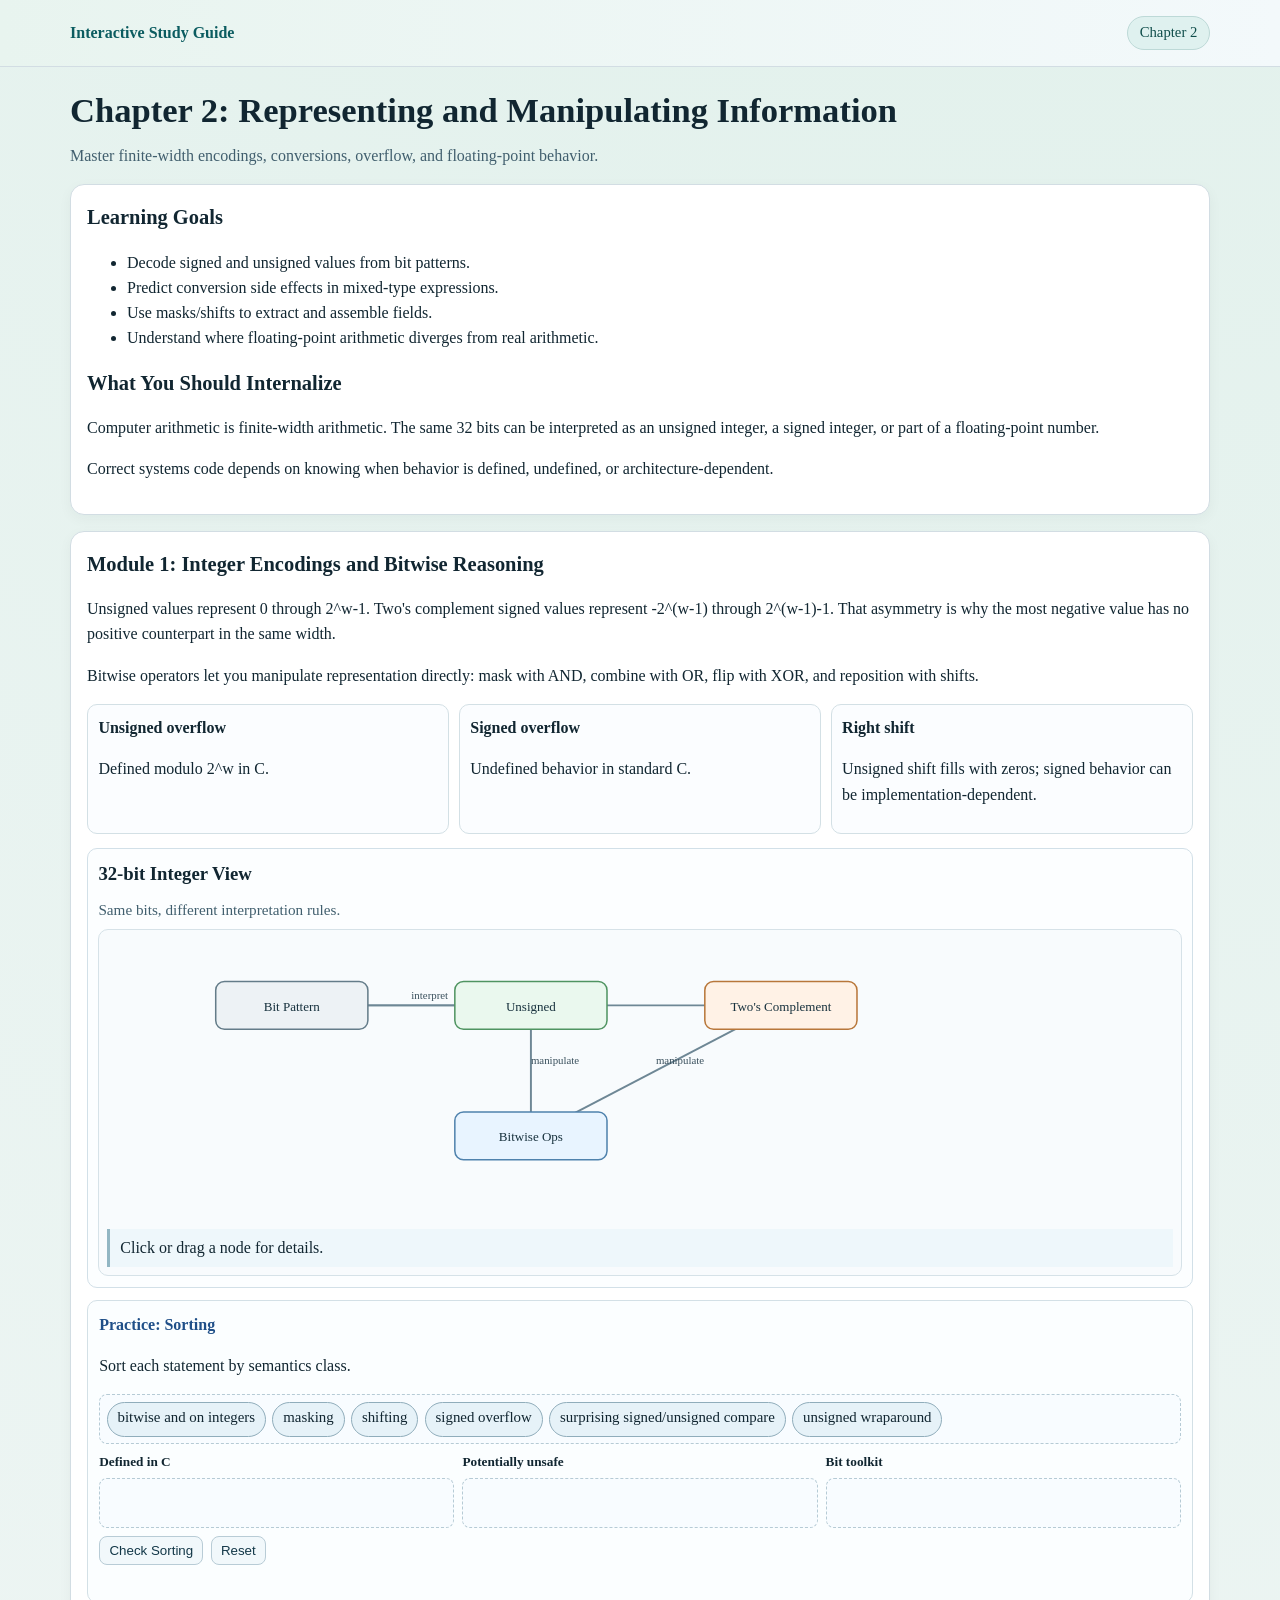
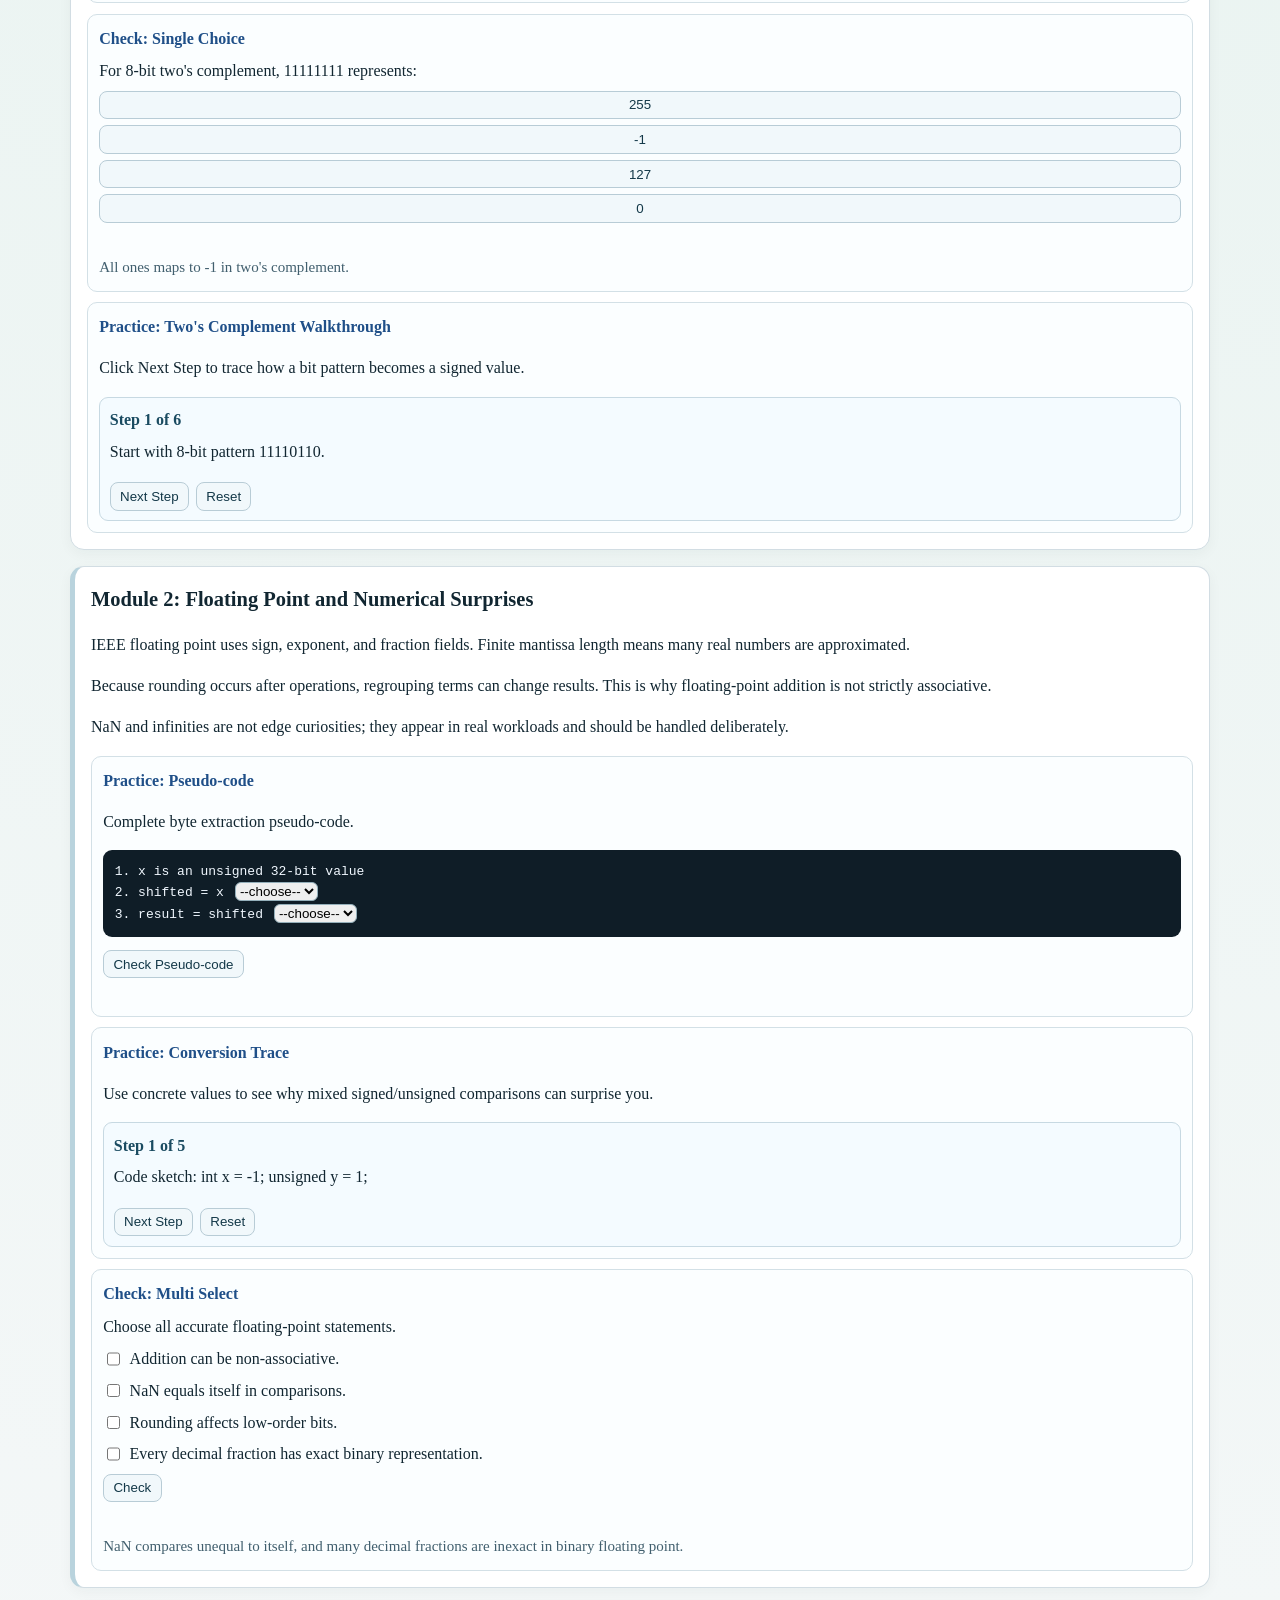
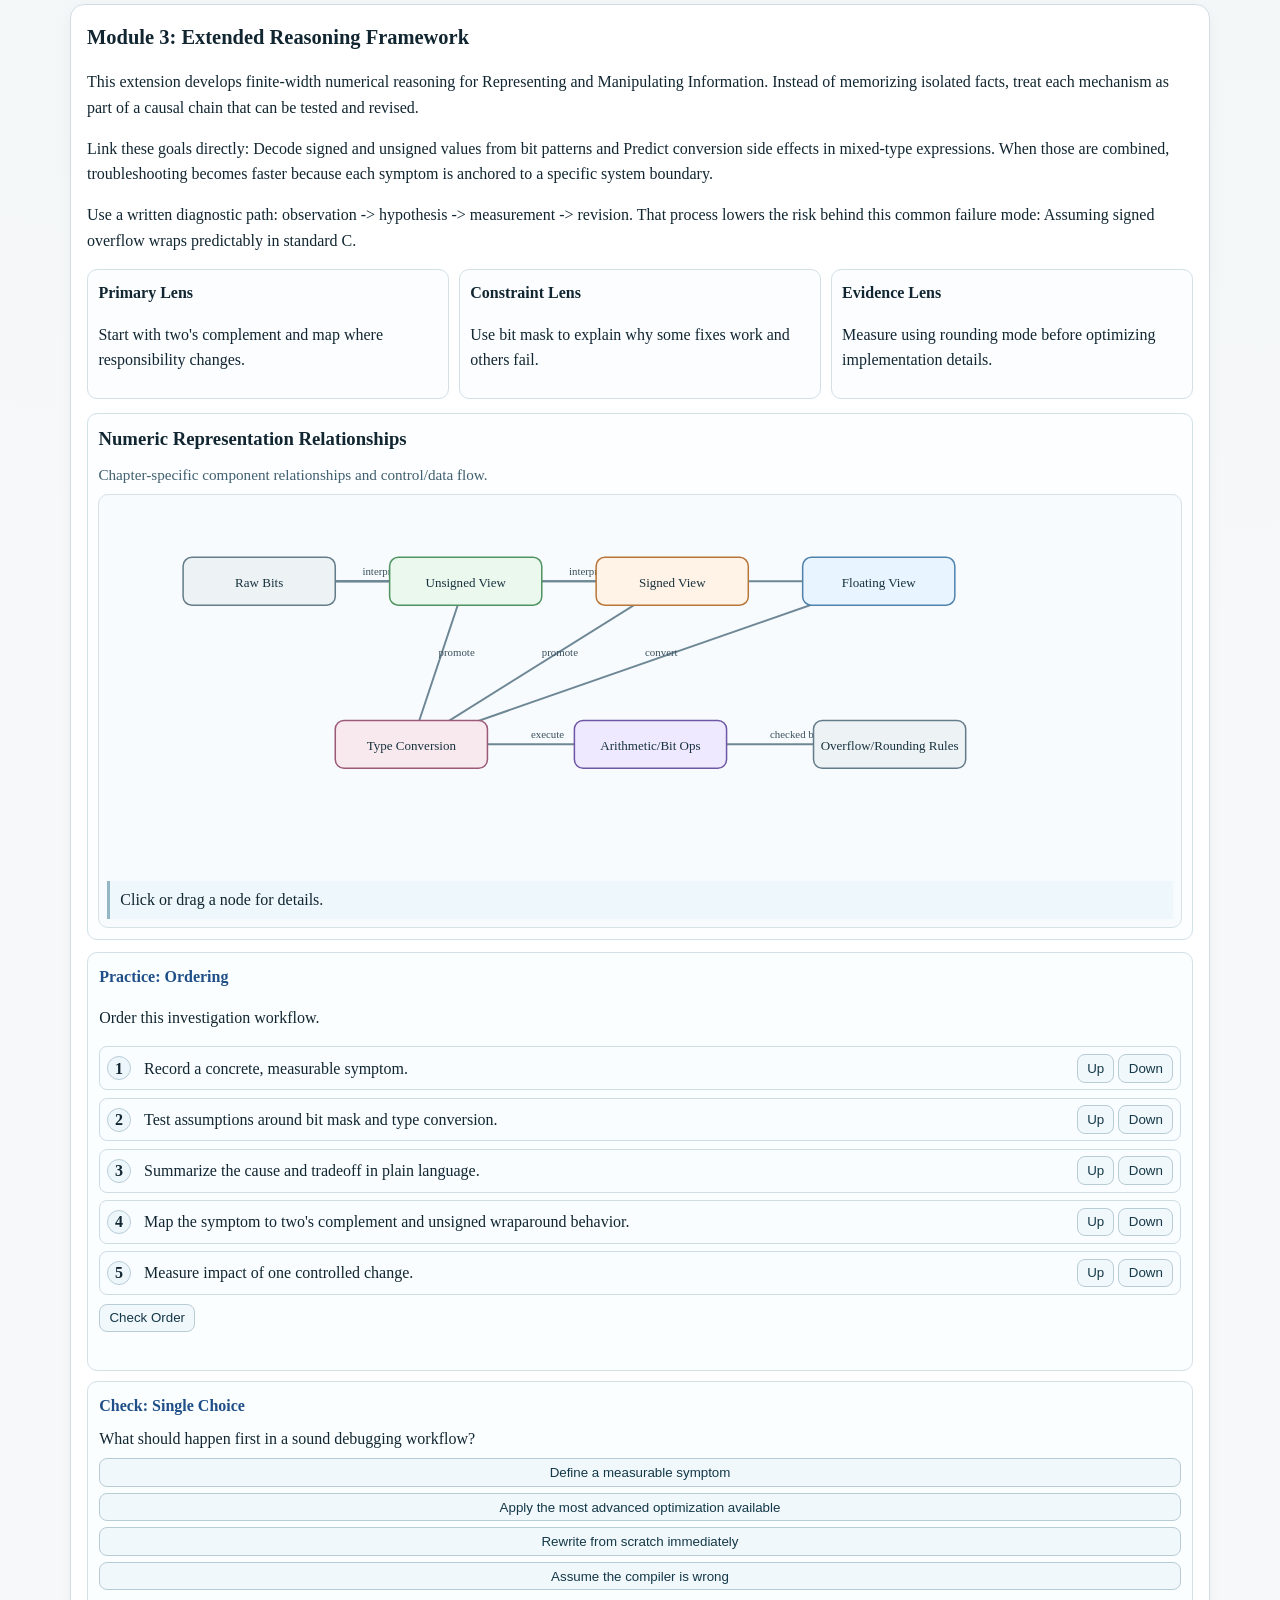
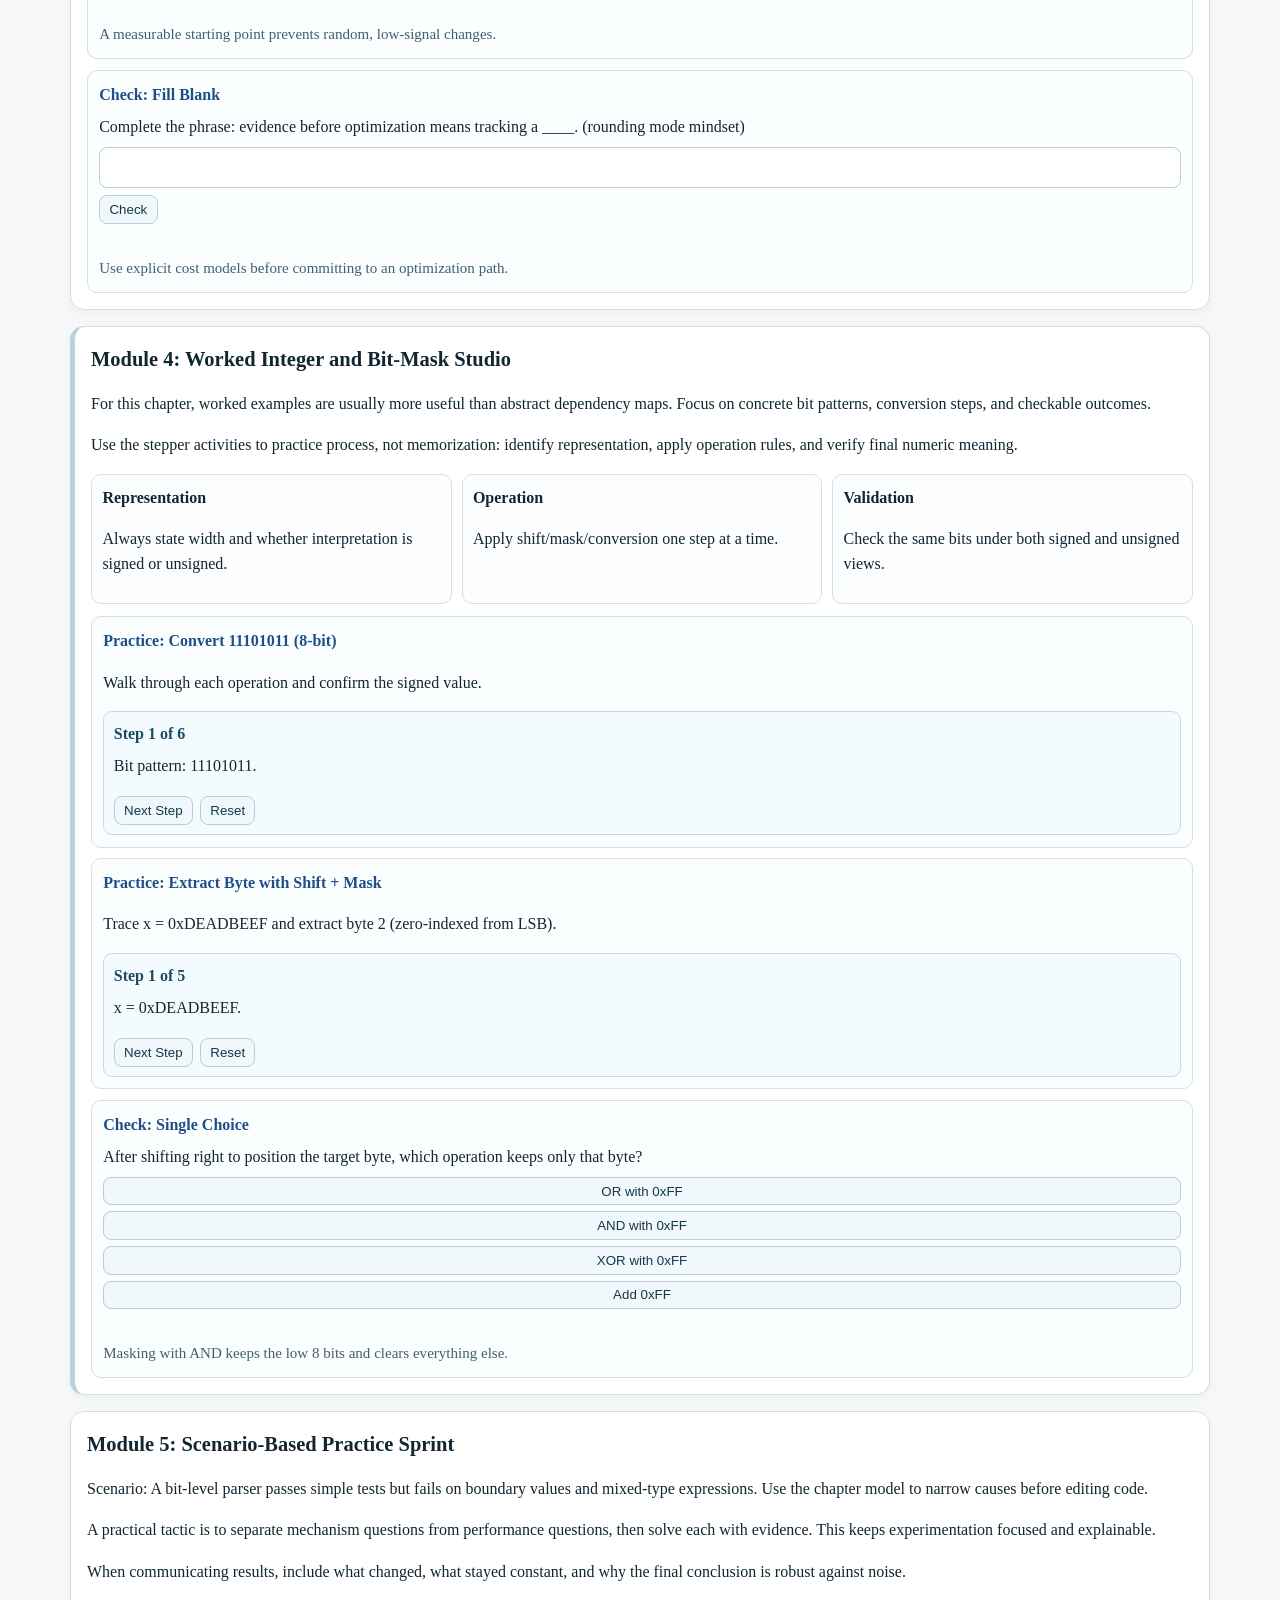
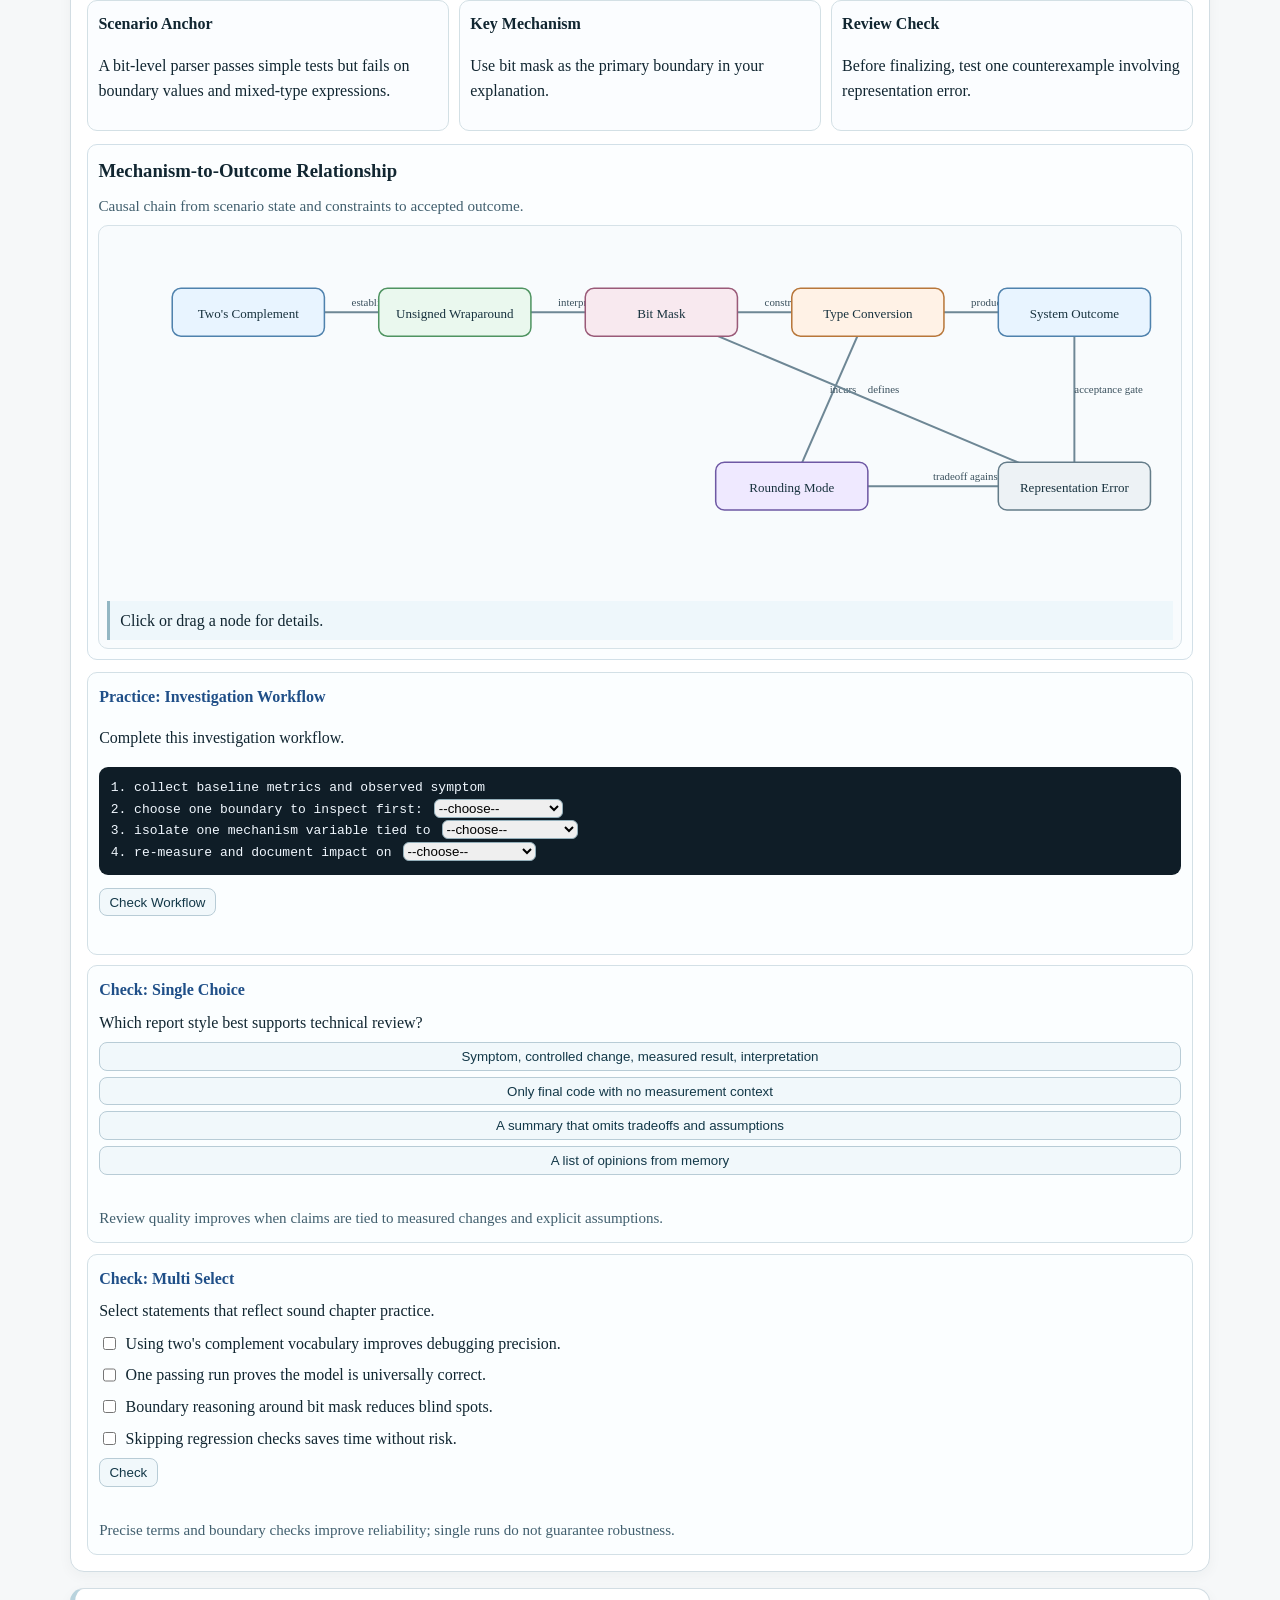
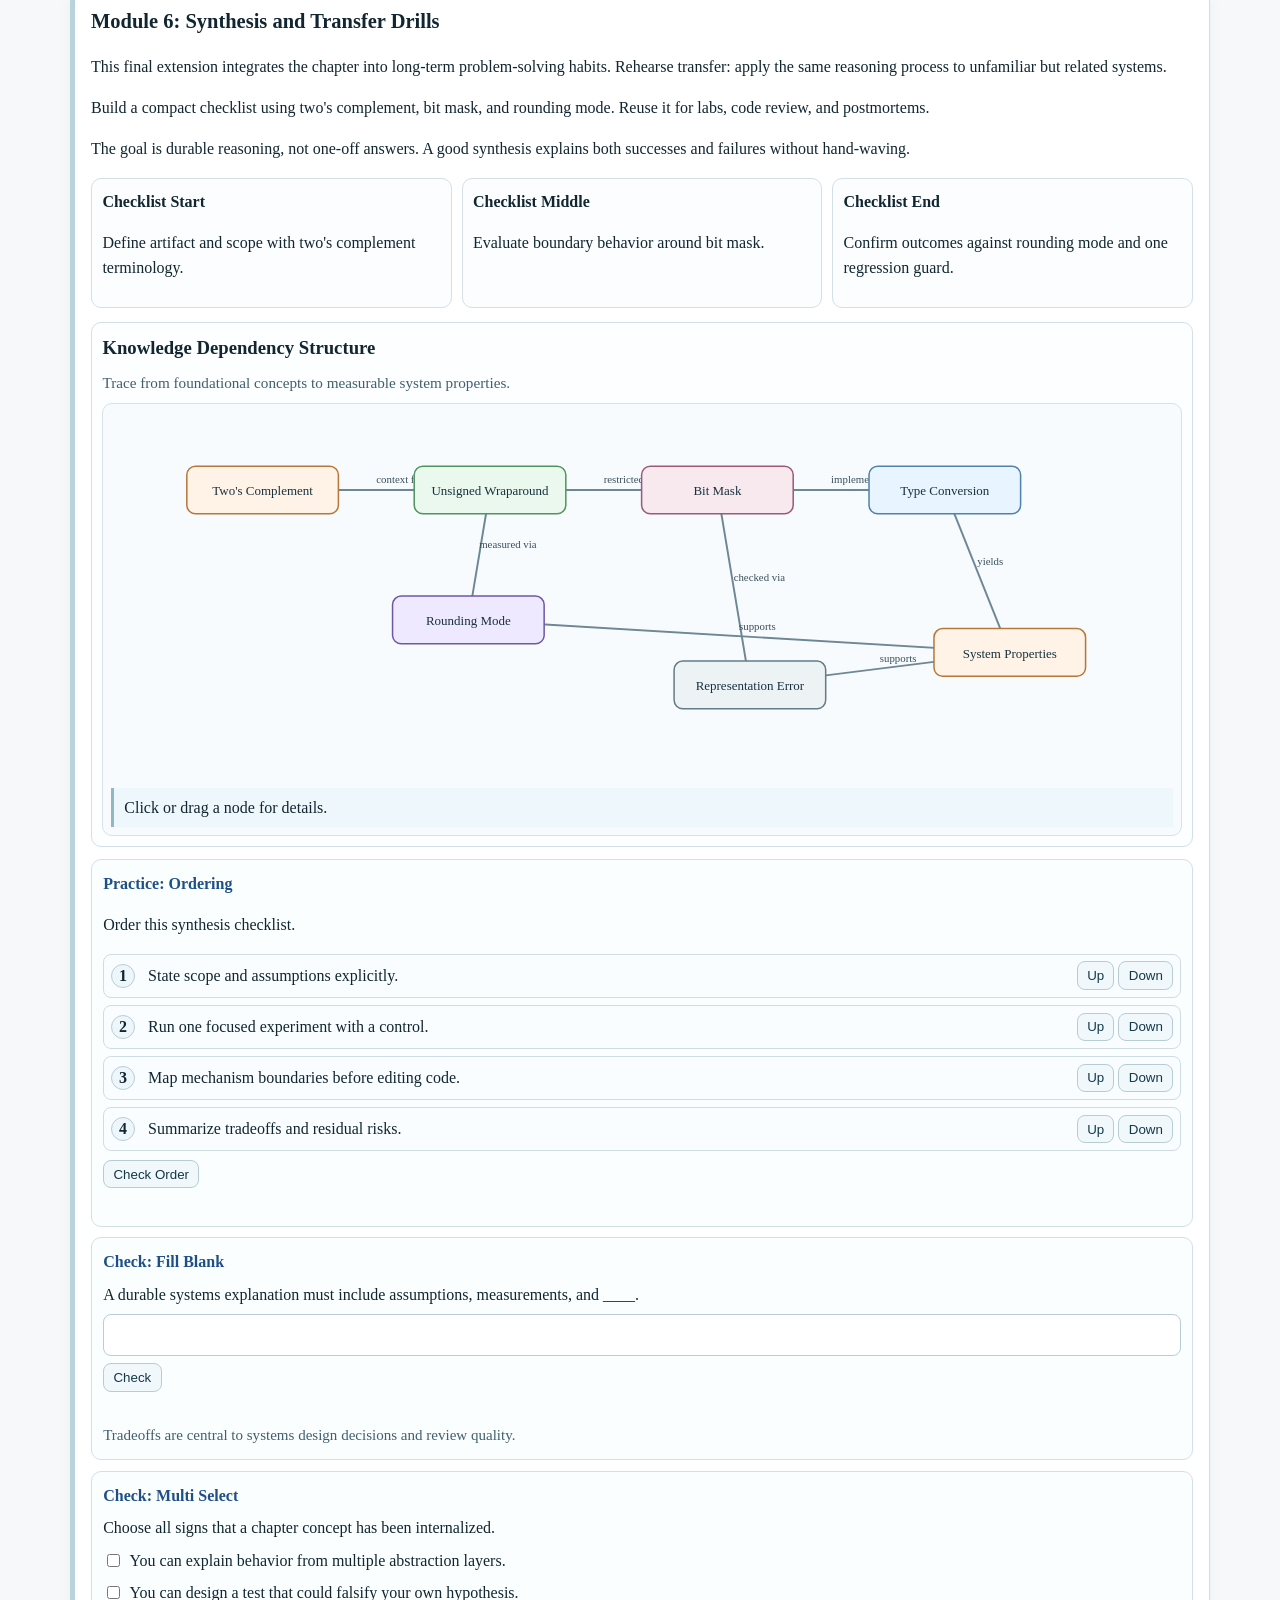
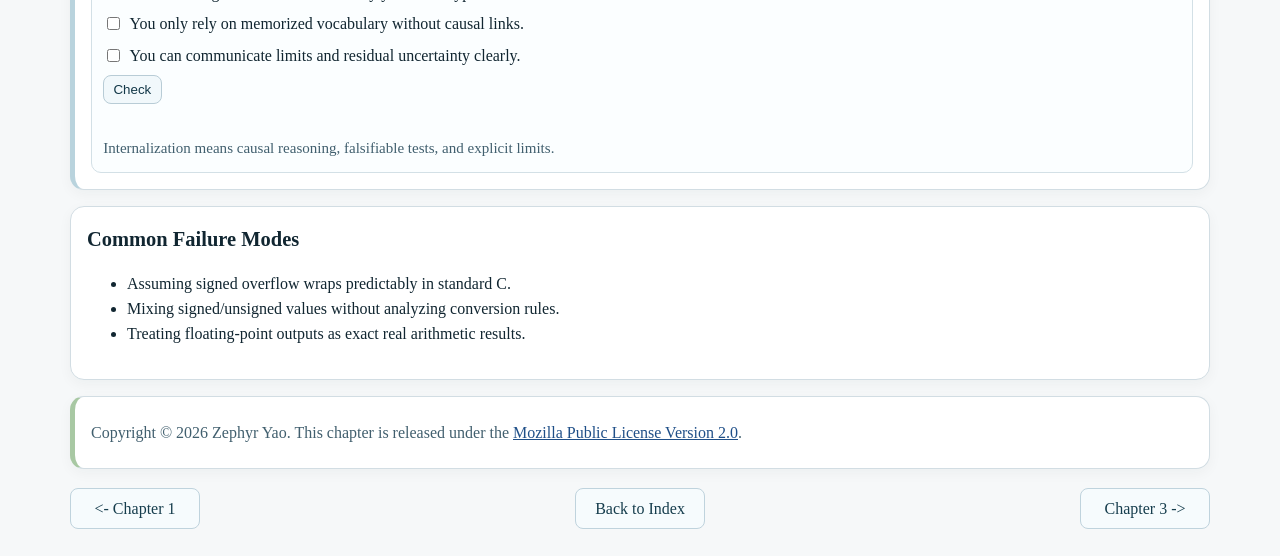
<file: chapter-02.html>
<!doctype html>
<html lang="en">
<head>
  <meta charset="utf-8" />
  <meta name="viewport" content="width=device-width, initial-scale=1" />
  <title>Interactive Systems Study Guide - Chapter 2</title>
  <link rel="stylesheet" href="styles.css" />
</head>
<body>
<header class="site-header">
  <div class="wrap">
    <a class="home-link" href="index.html">Interactive Study Guide</a>
    <span class="chapter-pill">Chapter 2</span>
  </div>
</header>

<main class="wrap chapter-page" data-chapter="2">
  <section class="hero">
    <h1>Chapter 2: Representing and Manipulating Information</h1>
    <p class="hero-sub">Master finite-width encodings, conversions, overflow, and floating-point behavior.</p>
  </section>

  <section class="intro-block">
    <h2>Learning Goals</h2>
    <ul><li>Decode signed and unsigned values from bit patterns.</li><li>Predict conversion side effects in mixed-type expressions.</li><li>Use masks/shifts to extract and assemble fields.</li><li>Understand where floating-point arithmetic diverges from real arithmetic.</li></ul>
    <h2>What You Should Internalize</h2>
    <p>Computer arithmetic is finite-width arithmetic. The same 32 bits can be interpreted as an unsigned integer, a signed integer, or part of a floating-point number.</p><p>Correct systems code depends on knowing when behavior is defined, undefined, or architecture-dependent.</p>
  </section>

  <section class="module-block"><h2>Module 1: Integer Encodings and Bitwise Reasoning</h2><p>Unsigned values represent 0 through 2^w-1. Two&#x27;s complement signed values represent -2^(w-1) through 2^(w-1)-1. That asymmetry is why the most negative value has no positive counterpart in the same width.</p><p>Bitwise operators let you manipulate representation directly: mask with AND, combine with OR, flip with XOR, and reposition with shifts.</p><div class="knowledge-grid"><article class="knowledge-card"><h4>Unsigned overflow</h4><p>Defined modulo 2^w in C.</p></article><article class="knowledge-card"><h4>Signed overflow</h4><p>Undefined behavior in standard C.</p></article><article class="knowledge-card"><h4>Right shift</h4><p>Unsigned shift fills with zeros; signed behavior can be implementation-dependent.</p></article></div><section class="diagram-block"><h3>32-bit Integer View</h3><p class="diagram-caption">Same bits, different interpretation rules.</p><div class="diagram-wrap"><svg viewBox="0 0 980 260" role="img" aria-label="32-bit Integer View"><defs><marker id="arrow-2-1-1" viewBox="0 0 10 10" refX="9" refY="5" markerWidth="6" markerHeight="6" orient="auto-start-reverse"><path d="M 0 0 L 10 5 L 0 10 z"></path></marker></defs><line x1="170" y1="62" x2="390" y2="62" class="diag-edge" data-src="bits" data-dst="u" marker-end="url(#arrow-2-1-1)"></line><text x="280" y="56" class="diag-edge-label" data-src="bits" data-dst="u">interpret</text><line x1="170" y1="62" x2="620" y2="62" class="diag-edge" data-src="bits" data-dst="s" marker-end="url(#arrow-2-1-1)"></line><text x="395" y="56" class="diag-edge-label" data-src="bits" data-dst="s">interpret</text><line x1="390" y1="62" x2="390" y2="182" class="diag-edge" data-src="u" data-dst="ops" marker-end="url(#arrow-2-1-1)"></line><text x="390" y="116" class="diag-edge-label" data-src="u" data-dst="ops">manipulate</text><line x1="620" y1="62" x2="390" y2="182" class="diag-edge" data-src="s" data-dst="ops" marker-end="url(#arrow-2-1-1)"></line><text x="505" y="116" class="diag-edge-label" data-src="s" data-dst="ops">manipulate</text><g class="diag-node kind-neutral" tabindex="0" data-node-id="bits" data-x="100" data-y="40" data-detail="Raw 32-bit storage in memory/register." transform="translate(100 40)"><rect x="0" y="0" width="140" height="44" rx="8"></rect><text x="70" y="27" text-anchor="middle">Bit Pattern</text></g><g class="diag-node kind-user" tabindex="0" data-node-id="u" data-x="320" data-y="40" data-detail="Interpreted as 0..2^32-1." transform="translate(320 40)"><rect x="0" y="0" width="140" height="44" rx="8"></rect><text x="70" y="27" text-anchor="middle">Unsigned</text></g><g class="diag-node kind-kernel" tabindex="0" data-node-id="s" data-x="550" data-y="40" data-detail="Interpreted as signed integer range." transform="translate(550 40)"><rect x="0" y="0" width="140" height="44" rx="8"></rect><text x="70" y="27" text-anchor="middle">Two&#x27;s Complement</text></g><g class="diag-node kind-tool" tabindex="0" data-node-id="ops" data-x="320" data-y="160" data-detail="AND/OR/XOR/shifts operate on bit patterns." transform="translate(320 160)"><rect x="0" y="0" width="140" height="44" rx="8"></rect><text x="70" y="27" text-anchor="middle">Bitwise Ops</text></g></svg><p class="diagram-output">Click or drag a node for details.</p></div></section><div class="activity-grid"><article class="activity drag-task"><h4>Practice: Sorting</h4><p>Sort each statement by semantics class.</p><div class="drag-pool"><div class="drag-item" draggable="true" data-value="bitwise and on integers">bitwise and on integers</div><div class="drag-item" draggable="true" data-value="masking">masking</div><div class="drag-item" draggable="true" data-value="shifting">shifting</div><div class="drag-item" draggable="true" data-value="signed overflow">signed overflow</div><div class="drag-item" draggable="true" data-value="surprising signed/unsigned compare">surprising signed/unsigned compare</div><div class="drag-item" draggable="true" data-value="unsigned wraparound">unsigned wraparound</div></div><div class="drop-grid"><div class="drop-col"><h5>Defined in C</h5><div class="drop-zone" data-answers="unsigned wraparound|bitwise and on integers"></div></div><div class="drop-col"><h5>Potentially unsafe</h5><div class="drop-zone" data-answers="signed overflow|surprising signed/unsigned compare"></div></div><div class="drop-col"><h5>Bit toolkit</h5><div class="drop-zone" data-answers="masking|shifting"></div></div></div><div class="task-actions"><button type="button" class="check-drag">Check Sorting</button><button type="button" class="reset-drag">Reset</button></div><p class="feedback" aria-live="polite"></p></article><article class="activity single-check"><h4>Check: Single Choice</h4><p class="question">For 8-bit two&#x27;s complement, 11111111 represents:</p><div class="choices"><button type="button" class="choice" data-correct="false">255</button><button type="button" class="choice" data-correct="true">-1</button><button type="button" class="choice" data-correct="false">127</button><button type="button" class="choice" data-correct="false">0</button></div><p class="feedback" aria-live="polite"></p><p class="explain">All ones maps to -1 in two&#x27;s complement.</p></article><article class="activity stepper-task"><h4>Practice: Two&#x27;s Complement Walkthrough</h4><p>Click Next Step to trace how a bit pattern becomes a signed value.</p><div class="stepper-box" data-steps="[&quot;Start with 8-bit pattern 11110110.&quot;, &quot;The most significant bit is 1, so this signed value is negative.&quot;, &quot;Invert the bits: 00001001.&quot;, &quot;Add 1: 00001001 + 1 = 00001010 (decimal 10).&quot;, &quot;Apply the sign: the original value is -10.&quot;, &quot;Unsigned wraparound example: 250u + 10u = 260 mod 256 = 4.&quot;]"><p class="stepper-count"></p><p class="stepper-line"></p><div class="task-actions"><button type="button" class="step-next">Next Step</button><button type="button" class="step-reset">Reset</button></div></div></article></div></section><section class="module-block alt"><h2>Module 2: Floating Point and Numerical Surprises</h2><p>IEEE floating point uses sign, exponent, and fraction fields. Finite mantissa length means many real numbers are approximated.</p><p>Because rounding occurs after operations, regrouping terms can change results. This is why floating-point addition is not strictly associative.</p><p>NaN and infinities are not edge curiosities; they appear in real workloads and should be handled deliberately.</p><div class="activity-grid"><article class="activity pseudo-task"><h4>Practice: Pseudo-code</h4><p>Complete byte extraction pseudo-code.</p><pre><code>1. x is an unsigned 32-bit value
2. shifted = x <select class="pseudo-select" data-answer="&gt;&gt; (8*k)" aria-label="Pseudo blank 1"><option value="">--choose--</option><option value="&gt;&gt; (8*k)">&gt;&gt; (8*k)</option><option value="&lt;&lt; (8*k)">&lt;&lt; (8*k)</option><option value="^ (8*k)">^ (8*k)</option></select>
3. result = shifted <select class="pseudo-select" data-answer="&amp; 0xFF" aria-label="Pseudo blank 2"><option value="">--choose--</option><option value="&amp; 0xFF">&amp; 0xFF</option><option value="| 0xFF">| 0xFF</option><option value="- 0xFF">- 0xFF</option></select></code></pre><button type="button" class="check-pseudo">Check Pseudo-code</button><p class="feedback" aria-live="polite"></p></article><article class="activity stepper-task"><h4>Practice: Conversion Trace</h4><p>Use concrete values to see why mixed signed/unsigned comparisons can surprise you.</p><div class="stepper-box" data-steps="[&quot;Code sketch: int x = -1; unsigned y = 1;&quot;, &quot;In x &lt; y, C converts x to unsigned for the comparison.&quot;, &quot;On 32-bit unsigned, converted x becomes 4294967295.&quot;, &quot;Now compare: 4294967295 &lt; 1 is false.&quot;, &quot;Takeaway: check conversion rules before trusting intuition.&quot;]"><p class="stepper-count"></p><p class="stepper-line"></p><div class="task-actions"><button type="button" class="step-next">Next Step</button><button type="button" class="step-reset">Reset</button></div></div></article><article class="activity multi-check"><h4>Check: Multi Select</h4><p class="question">Choose all accurate floating-point statements.</p><div class="multi-list"><label class="multi-option"><input type="checkbox" data-correct="true" /> <span>Addition can be non-associative.</span></label><label class="multi-option"><input type="checkbox" data-correct="false" /> <span>NaN equals itself in comparisons.</span></label><label class="multi-option"><input type="checkbox" data-correct="true" /> <span>Rounding affects low-order bits.</span></label><label class="multi-option"><input type="checkbox" data-correct="false" /> <span>Every decimal fraction has exact binary representation.</span></label></div><button type="button" class="check-multi">Check</button><p class="feedback" aria-live="polite"></p><p class="explain">NaN compares unequal to itself, and many decimal fractions are inexact in binary floating point.</p></article></div></section><section class="module-block"><h2>Module 3: Extended Reasoning Framework</h2><p>This extension develops finite-width numerical reasoning for Representing and Manipulating Information. Instead of memorizing isolated facts, treat each mechanism as part of a causal chain that can be tested and revised.</p><p>Link these goals directly: Decode signed and unsigned values from bit patterns and Predict conversion side effects in mixed-type expressions. When those are combined, troubleshooting becomes faster because each symptom is anchored to a specific system boundary.</p><p>Use a written diagnostic path: observation -&gt; hypothesis -&gt; measurement -&gt; revision. That process lowers the risk behind this common failure mode: Assuming signed overflow wraps predictably in standard C.</p><div class="knowledge-grid"><article class="knowledge-card"><h4>Primary Lens</h4><p>Start with two&#x27;s complement and map where responsibility changes.</p></article><article class="knowledge-card"><h4>Constraint Lens</h4><p>Use bit mask to explain why some fixes work and others fail.</p></article><article class="knowledge-card"><h4>Evidence Lens</h4><p>Measure using rounding mode before optimizing implementation details.</p></article></div><section class="diagram-block"><h3>Numeric Representation Relationships</h3><p class="diagram-caption">Chapter-specific component relationships and control/data flow.</p><div class="diagram-wrap"><svg viewBox="0 0 980 340" role="img" aria-label="Numeric Representation Relationships"><defs><marker id="arrow-2-3-1" viewBox="0 0 10 10" refX="9" refY="5" markerWidth="6" markerHeight="6" orient="auto-start-reverse"><path d="M 0 0 L 10 5 L 0 10 z"></path></marker></defs><line x1="140" y1="72" x2="330" y2="72" class="diag-edge" data-src="bits" data-dst="u" marker-end="url(#arrow-2-3-1)"></line><text x="235" y="66" class="diag-edge-label" data-src="bits" data-dst="u">interpret as</text><line x1="140" y1="72" x2="520" y2="72" class="diag-edge" data-src="bits" data-dst="s" marker-end="url(#arrow-2-3-1)"></line><text x="330" y="66" class="diag-edge-label" data-src="bits" data-dst="s">interpret as</text><line x1="140" y1="72" x2="710" y2="72" class="diag-edge" data-src="bits" data-dst="fp" marker-end="url(#arrow-2-3-1)"></line><text x="425" y="66" class="diag-edge-label" data-src="bits" data-dst="fp">interpret as</text><line x1="330" y1="72" x2="280" y2="222" class="diag-edge" data-src="u" data-dst="conv" marker-end="url(#arrow-2-3-1)"></line><text x="305" y="141" class="diag-edge-label" data-src="u" data-dst="conv">promote</text><line x1="520" y1="72" x2="280" y2="222" class="diag-edge" data-src="s" data-dst="conv" marker-end="url(#arrow-2-3-1)"></line><text x="400" y="141" class="diag-edge-label" data-src="s" data-dst="conv">promote</text><line x1="710" y1="72" x2="280" y2="222" class="diag-edge" data-src="fp" data-dst="conv" marker-end="url(#arrow-2-3-1)"></line><text x="495" y="141" class="diag-edge-label" data-src="fp" data-dst="conv">convert</text><line x1="280" y1="222" x2="500" y2="222" class="diag-edge" data-src="conv" data-dst="alu" marker-end="url(#arrow-2-3-1)"></line><text x="390" y="216" class="diag-edge-label" data-src="conv" data-dst="alu">execute</text><line x1="500" y1="222" x2="720" y2="222" class="diag-edge" data-src="alu" data-dst="rules" marker-end="url(#arrow-2-3-1)"></line><text x="610" y="216" class="diag-edge-label" data-src="alu" data-dst="rules">checked by</text><g class="diag-node kind-neutral" tabindex="0" data-node-id="bits" data-x="70" data-y="50" data-detail="Uninterpreted fixed-width storage." transform="translate(70 50)"><rect x="0" y="0" width="140" height="44" rx="8"></rect><text x="70" y="27" text-anchor="middle">Raw Bits</text></g><g class="diag-node kind-user" tabindex="0" data-node-id="u" data-x="260" data-y="50" data-detail="Modulo arithmetic interpretation." transform="translate(260 50)"><rect x="0" y="0" width="140" height="44" rx="8"></rect><text x="70" y="27" text-anchor="middle">Unsigned View</text></g><g class="diag-node kind-kernel" tabindex="0" data-node-id="s" data-x="450" data-y="50" data-detail="Two&#x27;s-complement interpretation." transform="translate(450 50)"><rect x="0" y="0" width="140" height="44" rx="8"></rect><text x="70" y="27" text-anchor="middle">Signed View</text></g><g class="diag-node kind-tool" tabindex="0" data-node-id="fp" data-x="640" data-y="50" data-detail="Sign/exponent/fraction interpretation." transform="translate(640 50)"><rect x="0" y="0" width="140" height="44" rx="8"></rect><text x="70" y="27" text-anchor="middle">Floating View</text></g><g class="diag-node kind-boundary" tabindex="0" data-node-id="conv" data-x="210" data-y="200" data-detail="Rules for mixed-expression promotion." transform="translate(210 200)"><rect x="0" y="0" width="140" height="44" rx="8"></rect><text x="70" y="27" text-anchor="middle">Type Conversion</text></g><g class="diag-node kind-hardware" tabindex="0" data-node-id="alu" data-x="430" data-y="200" data-detail="Operations applied after interpretation." transform="translate(430 200)"><rect x="0" y="0" width="140" height="44" rx="8"></rect><text x="70" y="27" text-anchor="middle">Arithmetic/Bit Ops</text></g><g class="diag-node kind-neutral" tabindex="0" data-node-id="rules" data-x="650" data-y="200" data-detail="Defined, undefined, and rounded outcomes." transform="translate(650 200)"><rect x="0" y="0" width="140" height="44" rx="8"></rect><text x="70" y="27" text-anchor="middle">Overflow/Rounding Rules</text></g></svg><p class="diagram-output">Click or drag a node for details.</p></div></section><div class="activity-grid"><article class="activity sequence-task"><h4>Practice: Ordering</h4><p>Order this investigation workflow.</p><ul class="sequence-list"><li data-correct="1"><span class="order-num"></span><span class="order-text">Record a concrete, measurable symptom.</span><div class="order-actions"><button type="button" class="move-up">Up</button><button type="button" class="move-down">Down</button></div></li><li data-correct="3"><span class="order-num"></span><span class="order-text">Test assumptions around bit mask and type conversion.</span><div class="order-actions"><button type="button" class="move-up">Up</button><button type="button" class="move-down">Down</button></div></li><li data-correct="5"><span class="order-num"></span><span class="order-text">Summarize the cause and tradeoff in plain language.</span><div class="order-actions"><button type="button" class="move-up">Up</button><button type="button" class="move-down">Down</button></div></li><li data-correct="2"><span class="order-num"></span><span class="order-text">Map the symptom to two&#x27;s complement and unsigned wraparound behavior.</span><div class="order-actions"><button type="button" class="move-up">Up</button><button type="button" class="move-down">Down</button></div></li><li data-correct="4"><span class="order-num"></span><span class="order-text">Measure impact of one controlled change.</span><div class="order-actions"><button type="button" class="move-up">Up</button><button type="button" class="move-down">Down</button></div></li></ul><button type="button" class="check-sequence">Check Order</button><p class="feedback" aria-live="polite"></p></article><article class="activity single-check"><h4>Check: Single Choice</h4><p class="question">What should happen first in a sound debugging workflow?</p><div class="choices"><button type="button" class="choice" data-correct="true">Define a measurable symptom</button><button type="button" class="choice" data-correct="false">Apply the most advanced optimization available</button><button type="button" class="choice" data-correct="false">Rewrite from scratch immediately</button><button type="button" class="choice" data-correct="false">Assume the compiler is wrong</button></div><p class="feedback" aria-live="polite"></p><p class="explain">A measurable starting point prevents random, low-signal changes.</p></article><article class="activity blank-check"><h4>Check: Fill Blank</h4><p class="question">Complete the phrase: evidence before optimization means tracking a ____. (rounding mode mindset)</p><input type="text" class="blank-input" data-answers="rounding|rounding mode" /><button type="button" class="check-blank">Check</button><p class="feedback" aria-live="polite"></p><p class="explain">Use explicit cost models before committing to an optimization path.</p></article></div></section><section class="module-block alt"><h2>Module 4: Worked Integer and Bit-Mask Studio</h2><p>For this chapter, worked examples are usually more useful than abstract dependency maps. Focus on concrete bit patterns, conversion steps, and checkable outcomes.</p><p>Use the stepper activities to practice process, not memorization: identify representation, apply operation rules, and verify final numeric meaning.</p><div class="knowledge-grid"><article class="knowledge-card"><h4>Representation</h4><p>Always state width and whether interpretation is signed or unsigned.</p></article><article class="knowledge-card"><h4>Operation</h4><p>Apply shift/mask/conversion one step at a time.</p></article><article class="knowledge-card"><h4>Validation</h4><p>Check the same bits under both signed and unsigned views.</p></article></div><div class="activity-grid"><article class="activity stepper-task"><h4>Practice: Convert 11101011 (8-bit)</h4><p>Walk through each operation and confirm the signed value.</p><div class="stepper-box" data-steps="[&quot;Bit pattern: 11101011.&quot;, &quot;MSB is 1, so as two&#x27;s complement this is a negative number.&quot;, &quot;Invert bits: 00010100.&quot;, &quot;Add 1: 00010101, which is decimal 21.&quot;, &quot;Signed interpretation is -21.&quot;, &quot;Unsigned interpretation of the same bits is 235.&quot;]"><p class="stepper-count"></p><p class="stepper-line"></p><div class="task-actions"><button type="button" class="step-next">Next Step</button><button type="button" class="step-reset">Reset</button></div></div></article><article class="activity stepper-task"><h4>Practice: Extract Byte with Shift + Mask</h4><p>Trace x = 0xDEADBEEF and extract byte 2 (zero-indexed from LSB).</p><div class="stepper-box" data-steps="[&quot;x = 0xDEADBEEF.&quot;, &quot;Shift right by 16: x &gt;&gt; 16 = 0x0000DEAD.&quot;, &quot;Mask low byte: 0x0000DEAD &amp; 0xFF = 0xAD.&quot;, &quot;Final extracted byte is 0xAD (decimal 173).&quot;, &quot;Without masking, extra high bits would remain and contaminate the result.&quot;]"><p class="stepper-count"></p><p class="stepper-line"></p><div class="task-actions"><button type="button" class="step-next">Next Step</button><button type="button" class="step-reset">Reset</button></div></div></article><article class="activity single-check"><h4>Check: Single Choice</h4><p class="question">After shifting right to position the target byte, which operation keeps only that byte?</p><div class="choices"><button type="button" class="choice" data-correct="false">OR with 0xFF</button><button type="button" class="choice" data-correct="true">AND with 0xFF</button><button type="button" class="choice" data-correct="false">XOR with 0xFF</button><button type="button" class="choice" data-correct="false">Add 0xFF</button></div><p class="feedback" aria-live="polite"></p><p class="explain">Masking with AND keeps the low 8 bits and clears everything else.</p></article></div></section><section class="module-block"><h2>Module 5: Scenario-Based Practice Sprint</h2><p>Scenario: A bit-level parser passes simple tests but fails on boundary values and mixed-type expressions. Use the chapter model to narrow causes before editing code.</p><p>A practical tactic is to separate mechanism questions from performance questions, then solve each with evidence. This keeps experimentation focused and explainable.</p><p>When communicating results, include what changed, what stayed constant, and why the final conclusion is robust against noise.</p><div class="knowledge-grid"><article class="knowledge-card"><h4>Scenario Anchor</h4><p>A bit-level parser passes simple tests but fails on boundary values and mixed-type expressions.</p></article><article class="knowledge-card"><h4>Key Mechanism</h4><p>Use bit mask as the primary boundary in your explanation.</p></article><article class="knowledge-card"><h4>Review Check</h4><p>Before finalizing, test one counterexample involving representation error.</p></article></div><section class="diagram-block"><h3>Mechanism-to-Outcome Relationship</h3><p class="diagram-caption">Causal chain from scenario state and constraints to accepted outcome.</p><div class="diagram-wrap"><svg viewBox="0 0 980 330" role="img" aria-label="Mechanism-to-Outcome Relationship"><defs><marker id="arrow-2-5-1" viewBox="0 0 10 10" refX="9" refY="5" markerWidth="6" markerHeight="6" orient="auto-start-reverse"><path d="M 0 0 L 10 5 L 0 10 z"></path></marker></defs><line x1="130" y1="72" x2="320" y2="72" class="diag-edge" data-src="src" data-dst="state" marker-end="url(#arrow-2-5-1)"></line><text x="225" y="66" class="diag-edge-label" data-src="src" data-dst="state">establishes state</text><line x1="320" y1="72" x2="510" y2="72" class="diag-edge" data-src="state" data-dst="rule" marker-end="url(#arrow-2-5-1)"></line><text x="415" y="66" class="diag-edge-label" data-src="state" data-dst="rule">interpreted by</text><line x1="510" y1="72" x2="700" y2="72" class="diag-edge" data-src="rule" data-dst="mech" marker-end="url(#arrow-2-5-1)"></line><text x="605" y="66" class="diag-edge-label" data-src="rule" data-dst="mech">constrains</text><line x1="700" y1="72" x2="890" y2="72" class="diag-edge" data-src="mech" data-dst="out" marker-end="url(#arrow-2-5-1)"></line><text x="795" y="66" class="diag-edge-label" data-src="mech" data-dst="out">produces</text><line x1="700" y1="72" x2="630" y2="232" class="diag-edge" data-src="mech" data-dst="cost" marker-end="url(#arrow-2-5-1)"></line><text x="665" y="146" class="diag-edge-label" data-src="mech" data-dst="cost">incurs</text><line x1="510" y1="72" x2="890" y2="232" class="diag-edge" data-src="rule" data-dst="safe" marker-end="url(#arrow-2-5-1)"></line><text x="700" y="146" class="diag-edge-label" data-src="rule" data-dst="safe">defines</text><line x1="630" y1="232" x2="890" y2="232" class="diag-edge" data-src="cost" data-dst="safe" marker-end="url(#arrow-2-5-1)"></line><text x="760" y="226" class="diag-edge-label" data-src="cost" data-dst="safe">tradeoff against</text><line x1="890" y1="232" x2="890" y2="72" class="diag-edge" data-src="safe" data-dst="out" marker-end="url(#arrow-2-5-1)"></line><text x="890" y="146" class="diag-edge-label" data-src="safe" data-dst="out">acceptance gate</text><g class="diag-node kind-tool" tabindex="0" data-node-id="src" data-x="60" data-y="50" data-detail="Observed artifact or input concept: two&#x27;s complement." transform="translate(60 50)"><rect x="0" y="0" width="140" height="44" rx="8"></rect><text x="70" y="27" text-anchor="middle">Two&#x27;s Complement</text></g><g class="diag-node kind-user" tabindex="0" data-node-id="state" data-x="250" data-y="50" data-detail="Runtime state context: unsigned wraparound." transform="translate(250 50)"><rect x="0" y="0" width="140" height="44" rx="8"></rect><text x="70" y="27" text-anchor="middle">Unsigned Wraparound</text></g><g class="diag-node kind-boundary" tabindex="0" data-node-id="rule" data-x="440" data-y="50" data-detail="Constraint/rule concept: bit mask." transform="translate(440 50)"><rect x="0" y="0" width="140" height="44" rx="8"></rect><text x="70" y="27" text-anchor="middle">Bit Mask</text></g><g class="diag-node kind-kernel" tabindex="0" data-node-id="mech" data-x="630" data-y="50" data-detail="Mechanism implementing behavior: type conversion." transform="translate(630 50)"><rect x="0" y="0" width="140" height="44" rx="8"></rect><text x="70" y="27" text-anchor="middle">Type Conversion</text></g><g class="diag-node kind-tool" tabindex="0" data-node-id="out" data-x="820" data-y="50" data-detail="Observed result after applying mechanism under constraints." transform="translate(820 50)"><rect x="0" y="0" width="140" height="44" rx="8"></rect><text x="70" y="27" text-anchor="middle">System Outcome</text></g><g class="diag-node kind-hardware" tabindex="0" data-node-id="cost" data-x="560" data-y="210" data-detail="Measured cost/performance signal: rounding mode." transform="translate(560 210)"><rect x="0" y="0" width="140" height="44" rx="8"></rect><text x="70" y="27" text-anchor="middle">Rounding Mode</text></g><g class="diag-node kind-neutral" tabindex="0" data-node-id="safe" data-x="820" data-y="210" data-detail="Correctness acceptance criterion: representation error." transform="translate(820 210)"><rect x="0" y="0" width="140" height="44" rx="8"></rect><text x="70" y="27" text-anchor="middle">Representation Error</text></g></svg><p class="diagram-output">Click or drag a node for details.</p></div></section><div class="activity-grid"><article class="activity workflow-task"><h4>Practice: Investigation Workflow</h4><p>Complete this investigation workflow.</p><pre><code>1. collect baseline metrics and observed symptom
2. choose one boundary to inspect first: <select class="workflow-select" data-answer="bit mask" aria-label="Workflow blank 1"><option value="">--choose--</option><option value="bit mask">bit mask</option><option value="two&#x27;s complement">two&#x27;s complement</option><option value="random guess">random guess</option></select>
3. isolate one mechanism variable tied to <select class="workflow-select" data-answer="type conversion" aria-label="Workflow blank 2"><option value="">--choose--</option><option value="type conversion">type conversion</option><option value="rounding mode">rounding mode</option><option value="undefined behavior">undefined behavior</option></select>
4. re-measure and document impact on <select class="workflow-select" data-answer="rounding mode" aria-label="Workflow blank 3"><option value="">--choose--</option><option value="rounding mode">rounding mode</option><option value="compiler flags only">compiler flags only</option><option value="logging color">logging color</option></select></code></pre><button type="button" class="check-workflow">Check Workflow</button><p class="feedback" aria-live="polite"></p></article><article class="activity single-check"><h4>Check: Single Choice</h4><p class="question">Which report style best supports technical review?</p><div class="choices"><button type="button" class="choice" data-correct="true">Symptom, controlled change, measured result, interpretation</button><button type="button" class="choice" data-correct="false">Only final code with no measurement context</button><button type="button" class="choice" data-correct="false">A summary that omits tradeoffs and assumptions</button><button type="button" class="choice" data-correct="false">A list of opinions from memory</button></div><p class="feedback" aria-live="polite"></p><p class="explain">Review quality improves when claims are tied to measured changes and explicit assumptions.</p></article><article class="activity multi-check"><h4>Check: Multi Select</h4><p class="question">Select statements that reflect sound chapter practice.</p><div class="multi-list"><label class="multi-option"><input type="checkbox" data-correct="true" /> <span>Using two&#x27;s complement vocabulary improves debugging precision.</span></label><label class="multi-option"><input type="checkbox" data-correct="false" /> <span>One passing run proves the model is universally correct.</span></label><label class="multi-option"><input type="checkbox" data-correct="true" /> <span>Boundary reasoning around bit mask reduces blind spots.</span></label><label class="multi-option"><input type="checkbox" data-correct="false" /> <span>Skipping regression checks saves time without risk.</span></label></div><button type="button" class="check-multi">Check</button><p class="feedback" aria-live="polite"></p><p class="explain">Precise terms and boundary checks improve reliability; single runs do not guarantee robustness.</p></article></div></section><section class="module-block alt"><h2>Module 6: Synthesis and Transfer Drills</h2><p>This final extension integrates the chapter into long-term problem-solving habits. Rehearse transfer: apply the same reasoning process to unfamiliar but related systems.</p><p>Build a compact checklist using two&#x27;s complement, bit mask, and rounding mode. Reuse it for labs, code review, and postmortems.</p><p>The goal is durable reasoning, not one-off answers. A good synthesis explains both successes and failures without hand-waving.</p><div class="knowledge-grid"><article class="knowledge-card"><h4>Checklist Start</h4><p>Define artifact and scope with two&#x27;s complement terminology.</p></article><article class="knowledge-card"><h4>Checklist Middle</h4><p>Evaluate boundary behavior around bit mask.</p></article><article class="knowledge-card"><h4>Checklist End</h4><p>Confirm outcomes against rounding mode and one regression guard.</p></article></div><section class="diagram-block"><h3>Knowledge Dependency Structure</h3><p class="diagram-caption">Trace from foundational concepts to measurable system properties.</p><div class="diagram-wrap"><svg viewBox="0 0 980 340" role="img" aria-label="Knowledge Dependency Structure"><defs><marker id="arrow-2-6-1" viewBox="0 0 10 10" refX="9" refY="5" markerWidth="6" markerHeight="6" orient="auto-start-reverse"><path d="M 0 0 L 10 5 L 0 10 z"></path></marker></defs><line x1="140" y1="72" x2="350" y2="72" class="diag-edge" data-src="base" data-dst="dep1" marker-end="url(#arrow-2-6-1)"></line><text x="245" y="66" class="diag-edge-label" data-src="base" data-dst="dep1">context for</text><line x1="350" y1="72" x2="560" y2="72" class="diag-edge" data-src="dep1" data-dst="dep2" marker-end="url(#arrow-2-6-1)"></line><text x="455" y="66" class="diag-edge-label" data-src="dep1" data-dst="dep2">restricted by</text><line x1="560" y1="72" x2="770" y2="72" class="diag-edge" data-src="dep2" data-dst="op" marker-end="url(#arrow-2-6-1)"></line><text x="665" y="66" class="diag-edge-label" data-src="dep2" data-dst="op">implemented by</text><line x1="350" y1="72" x2="330" y2="192" class="diag-edge" data-src="dep1" data-dst="perf" marker-end="url(#arrow-2-6-1)"></line><text x="340" y="126" class="diag-edge-label" data-src="dep1" data-dst="perf">measured via</text><line x1="560" y1="72" x2="590" y2="252" class="diag-edge" data-src="dep2" data-dst="corr" marker-end="url(#arrow-2-6-1)"></line><text x="575" y="156" class="diag-edge-label" data-src="dep2" data-dst="corr">checked via</text><line x1="770" y1="72" x2="830" y2="222" class="diag-edge" data-src="op" data-dst="sys" marker-end="url(#arrow-2-6-1)"></line><text x="800" y="141" class="diag-edge-label" data-src="op" data-dst="sys">yields</text><line x1="330" y1="192" x2="830" y2="222" class="diag-edge" data-src="perf" data-dst="sys" marker-end="url(#arrow-2-6-1)"></line><text x="580" y="201" class="diag-edge-label" data-src="perf" data-dst="sys">supports</text><line x1="590" y1="252" x2="830" y2="222" class="diag-edge" data-src="corr" data-dst="sys" marker-end="url(#arrow-2-6-1)"></line><text x="710" y="231" class="diag-edge-label" data-src="corr" data-dst="sys">supports</text><g class="diag-node kind-kernel" tabindex="0" data-node-id="base" data-x="70" data-y="50" data-detail="Foundational concept: two&#x27;s complement." transform="translate(70 50)"><rect x="0" y="0" width="140" height="44" rx="8"></rect><text x="70" y="27" text-anchor="middle">Two&#x27;s Complement</text></g><g class="diag-node kind-user" tabindex="0" data-node-id="dep1" data-x="280" data-y="50" data-detail="State/dependent concept: unsigned wraparound." transform="translate(280 50)"><rect x="0" y="0" width="140" height="44" rx="8"></rect><text x="70" y="27" text-anchor="middle">Unsigned Wraparound</text></g><g class="diag-node kind-boundary" tabindex="0" data-node-id="dep2" data-x="490" data-y="50" data-detail="Constraint concept: bit mask." transform="translate(490 50)"><rect x="0" y="0" width="140" height="44" rx="8"></rect><text x="70" y="27" text-anchor="middle">Bit Mask</text></g><g class="diag-node kind-tool" tabindex="0" data-node-id="op" data-x="700" data-y="50" data-detail="Operational mechanism: type conversion." transform="translate(700 50)"><rect x="0" y="0" width="140" height="44" rx="8"></rect><text x="70" y="27" text-anchor="middle">Type Conversion</text></g><g class="diag-node kind-hardware" tabindex="0" data-node-id="perf" data-x="260" data-y="170" data-detail="Performance evidence concept: rounding mode." transform="translate(260 170)"><rect x="0" y="0" width="140" height="44" rx="8"></rect><text x="70" y="27" text-anchor="middle">Rounding Mode</text></g><g class="diag-node kind-neutral" tabindex="0" data-node-id="corr" data-x="520" data-y="230" data-detail="Correctness evidence concept: representation error." transform="translate(520 230)"><rect x="0" y="0" width="140" height="44" rx="8"></rect><text x="70" y="27" text-anchor="middle">Representation Error</text></g><g class="diag-node kind-kernel" tabindex="0" data-node-id="sys" data-x="760" data-y="200" data-detail="Integrated performance + correctness properties." transform="translate(760 200)"><rect x="0" y="0" width="140" height="44" rx="8"></rect><text x="70" y="27" text-anchor="middle">System Properties</text></g></svg><p class="diagram-output">Click or drag a node for details.</p></div></section><div class="activity-grid"><article class="activity sequence-task"><h4>Practice: Ordering</h4><p>Order this synthesis checklist.</p><ul class="sequence-list"><li data-correct="1"><span class="order-num"></span><span class="order-text">State scope and assumptions explicitly.</span><div class="order-actions"><button type="button" class="move-up">Up</button><button type="button" class="move-down">Down</button></div></li><li data-correct="3"><span class="order-num"></span><span class="order-text">Run one focused experiment with a control.</span><div class="order-actions"><button type="button" class="move-up">Up</button><button type="button" class="move-down">Down</button></div></li><li data-correct="2"><span class="order-num"></span><span class="order-text">Map mechanism boundaries before editing code.</span><div class="order-actions"><button type="button" class="move-up">Up</button><button type="button" class="move-down">Down</button></div></li><li data-correct="4"><span class="order-num"></span><span class="order-text">Summarize tradeoffs and residual risks.</span><div class="order-actions"><button type="button" class="move-up">Up</button><button type="button" class="move-down">Down</button></div></li></ul><button type="button" class="check-sequence">Check Order</button><p class="feedback" aria-live="polite"></p></article><article class="activity blank-check"><h4>Check: Fill Blank</h4><p class="question">A durable systems explanation must include assumptions, measurements, and ____.</p><input type="text" class="blank-input" data-answers="tradeoffs|tradeoff" /><button type="button" class="check-blank">Check</button><p class="feedback" aria-live="polite"></p><p class="explain">Tradeoffs are central to systems design decisions and review quality.</p></article><article class="activity multi-check"><h4>Check: Multi Select</h4><p class="question">Choose all signs that a chapter concept has been internalized.</p><div class="multi-list"><label class="multi-option"><input type="checkbox" data-correct="true" /> <span>You can explain behavior from multiple abstraction layers.</span></label><label class="multi-option"><input type="checkbox" data-correct="true" /> <span>You can design a test that could falsify your own hypothesis.</span></label><label class="multi-option"><input type="checkbox" data-correct="false" /> <span>You only rely on memorized vocabulary without causal links.</span></label><label class="multi-option"><input type="checkbox" data-correct="true" /> <span>You can communicate limits and residual uncertainty clearly.</span></label></div><button type="button" class="check-multi">Check</button><p class="feedback" aria-live="polite"></p><p class="explain">Internalization means causal reasoning, falsifiable tests, and explicit limits.</p></article></div></section>

  <section class="pitfall-block">
    <h2>Common Failure Modes</h2>
    <ul><li>Assuming signed overflow wraps predictably in standard C.</li><li>Mixing signed/unsigned values without analyzing conversion rules.</li><li>Treating floating-point outputs as exact real arithmetic results.</li></ul>
  </section>

  <section class="chapter-license">
    <p>Copyright &copy; 2026 Zephyr Yao. This chapter is released under the <a href="LICENSE">Mozilla Public License Version 2.0</a>.</p>
  </section>

  <nav class="chapter-nav">
    <a href="chapter-01.html"><- Chapter 1</a>
    <a href="index.html">Back to Index</a>
    <a href="chapter-03.html">Chapter 3 -></a>
  </nav>
</main>

<script src="app.js"></script>
</body>
</html>
</file>
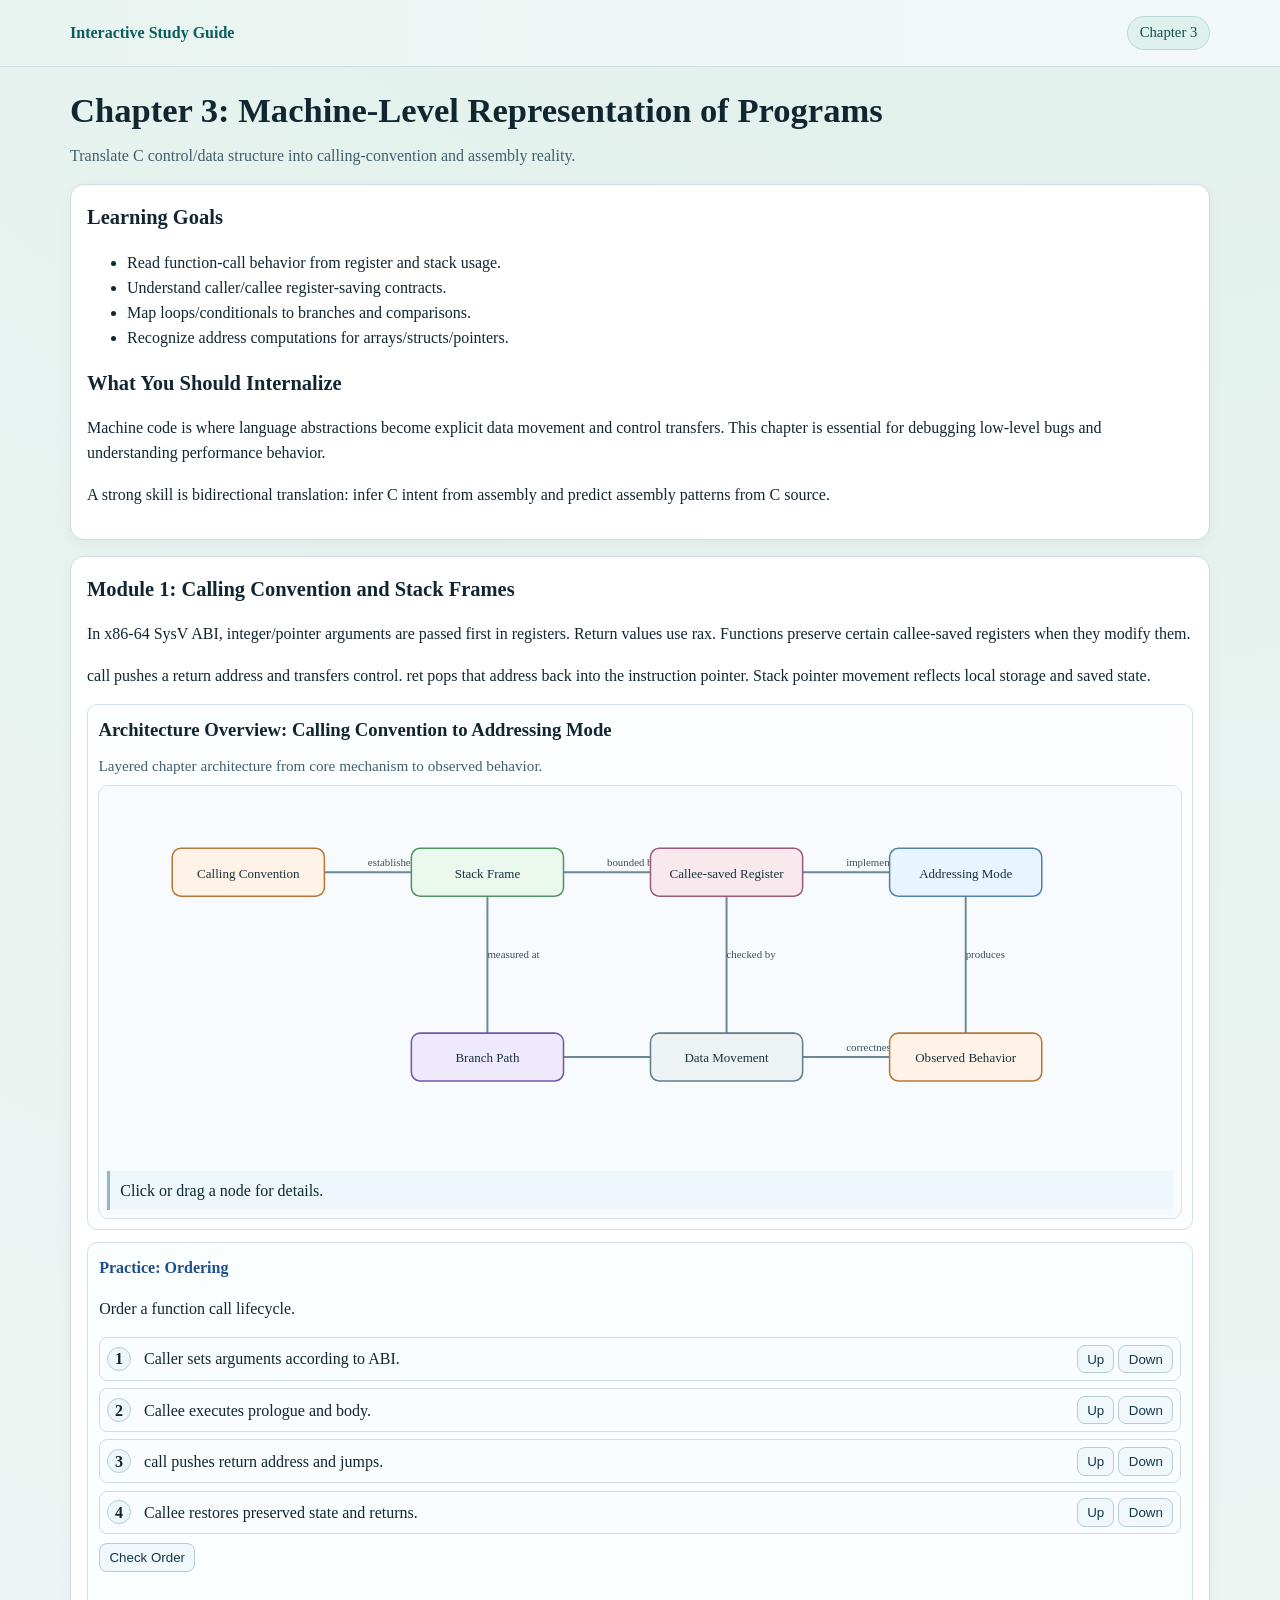
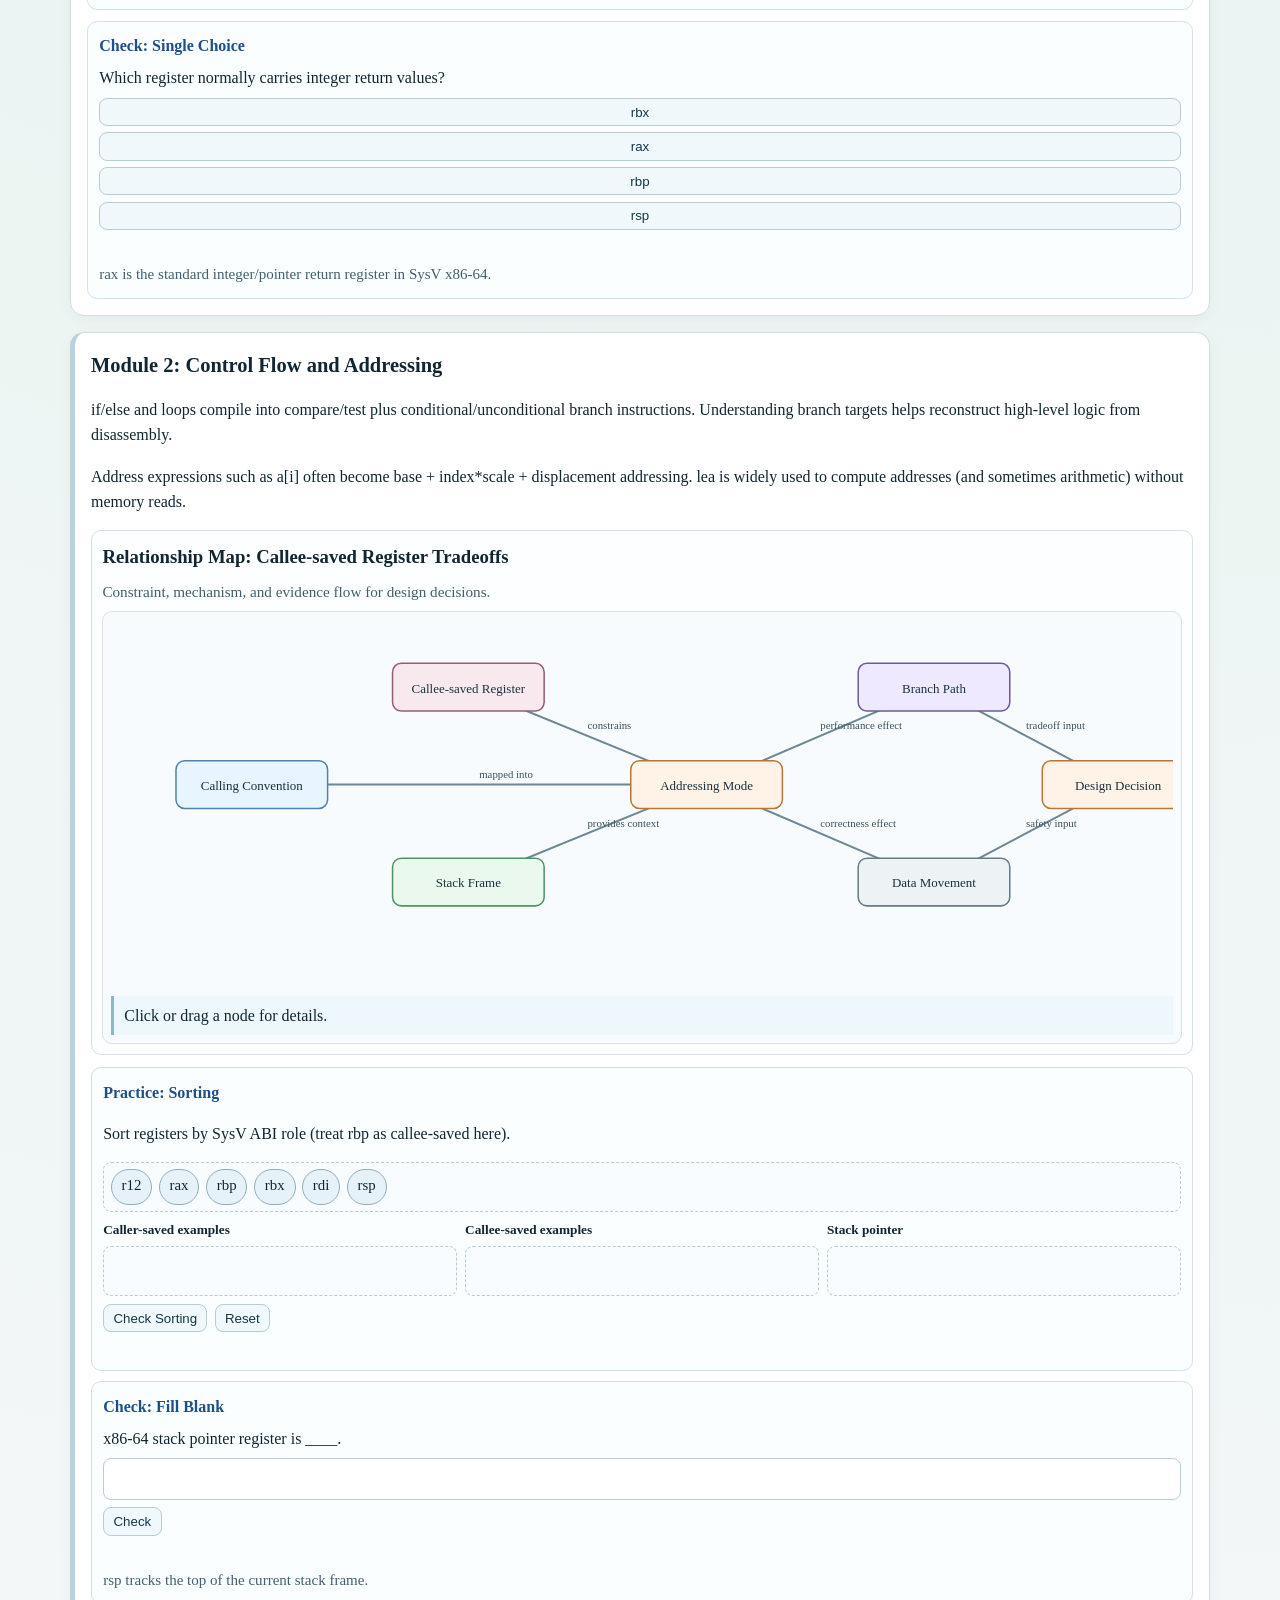
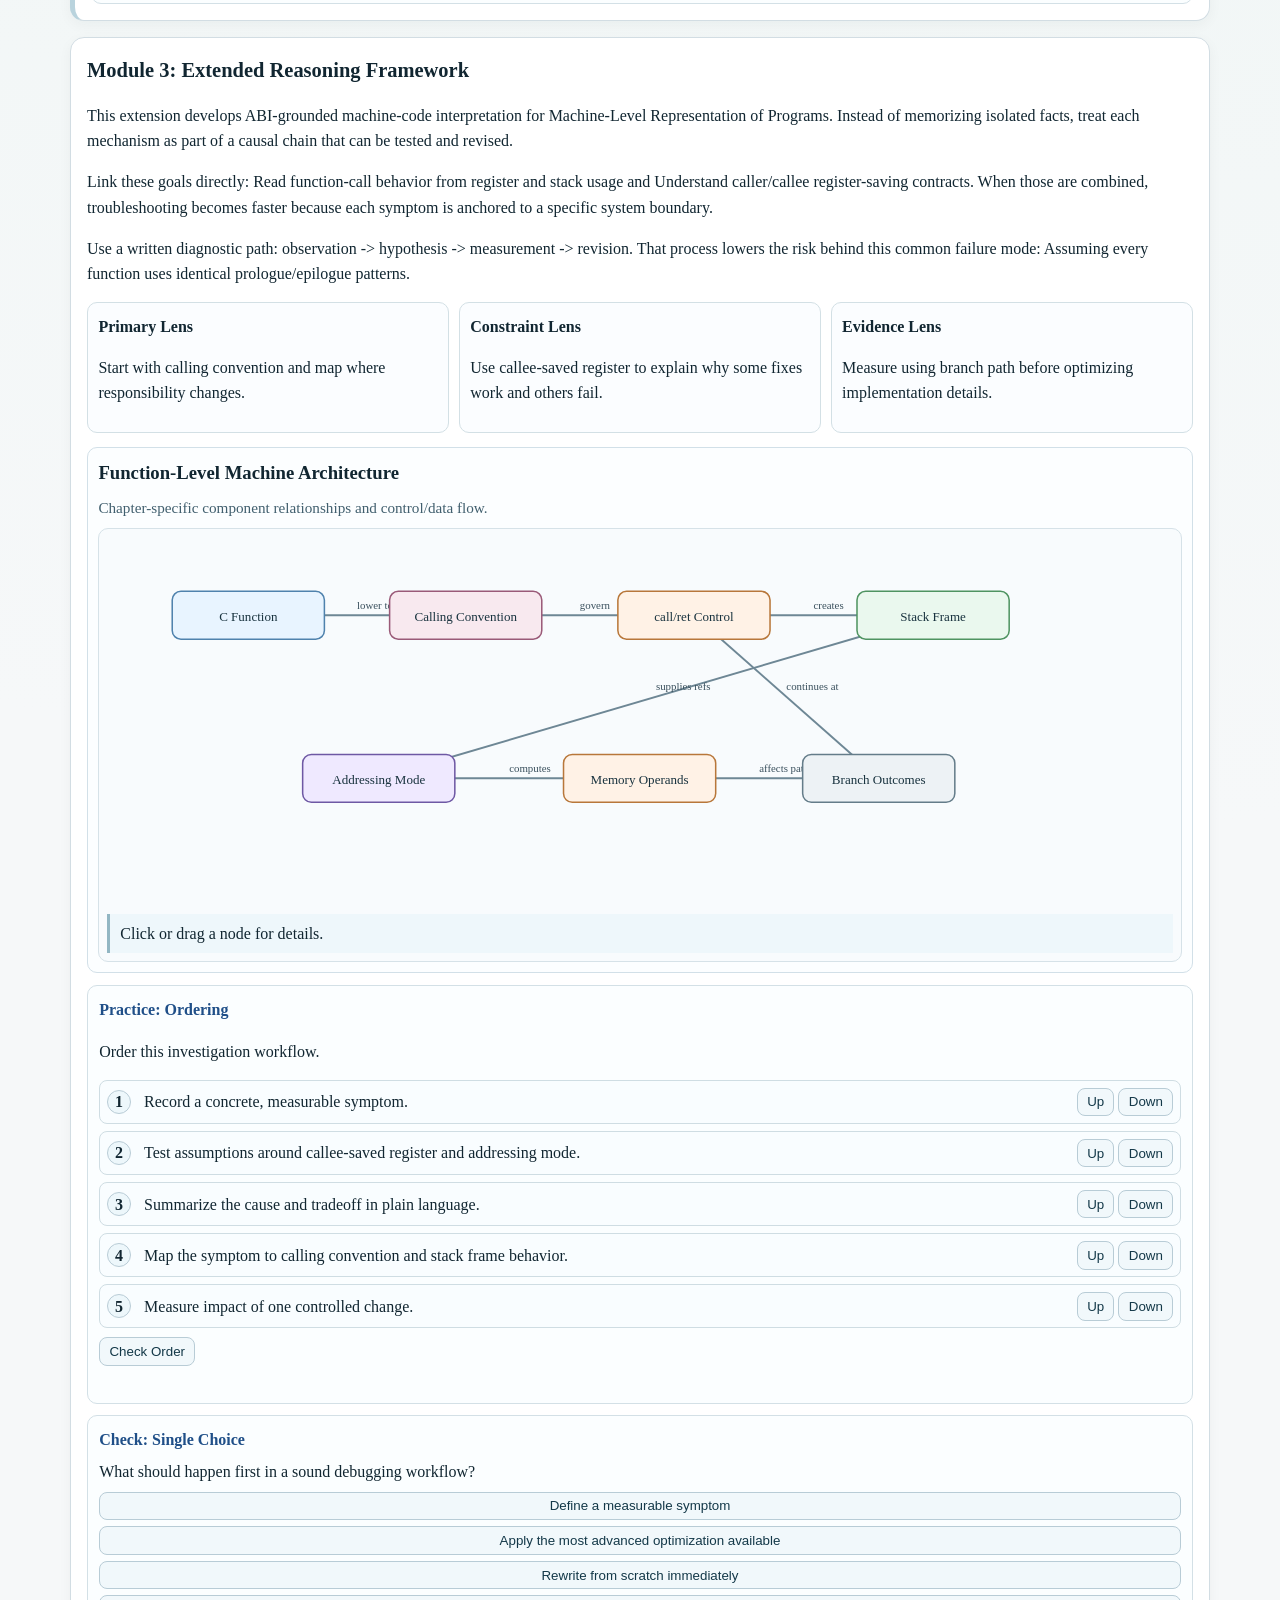
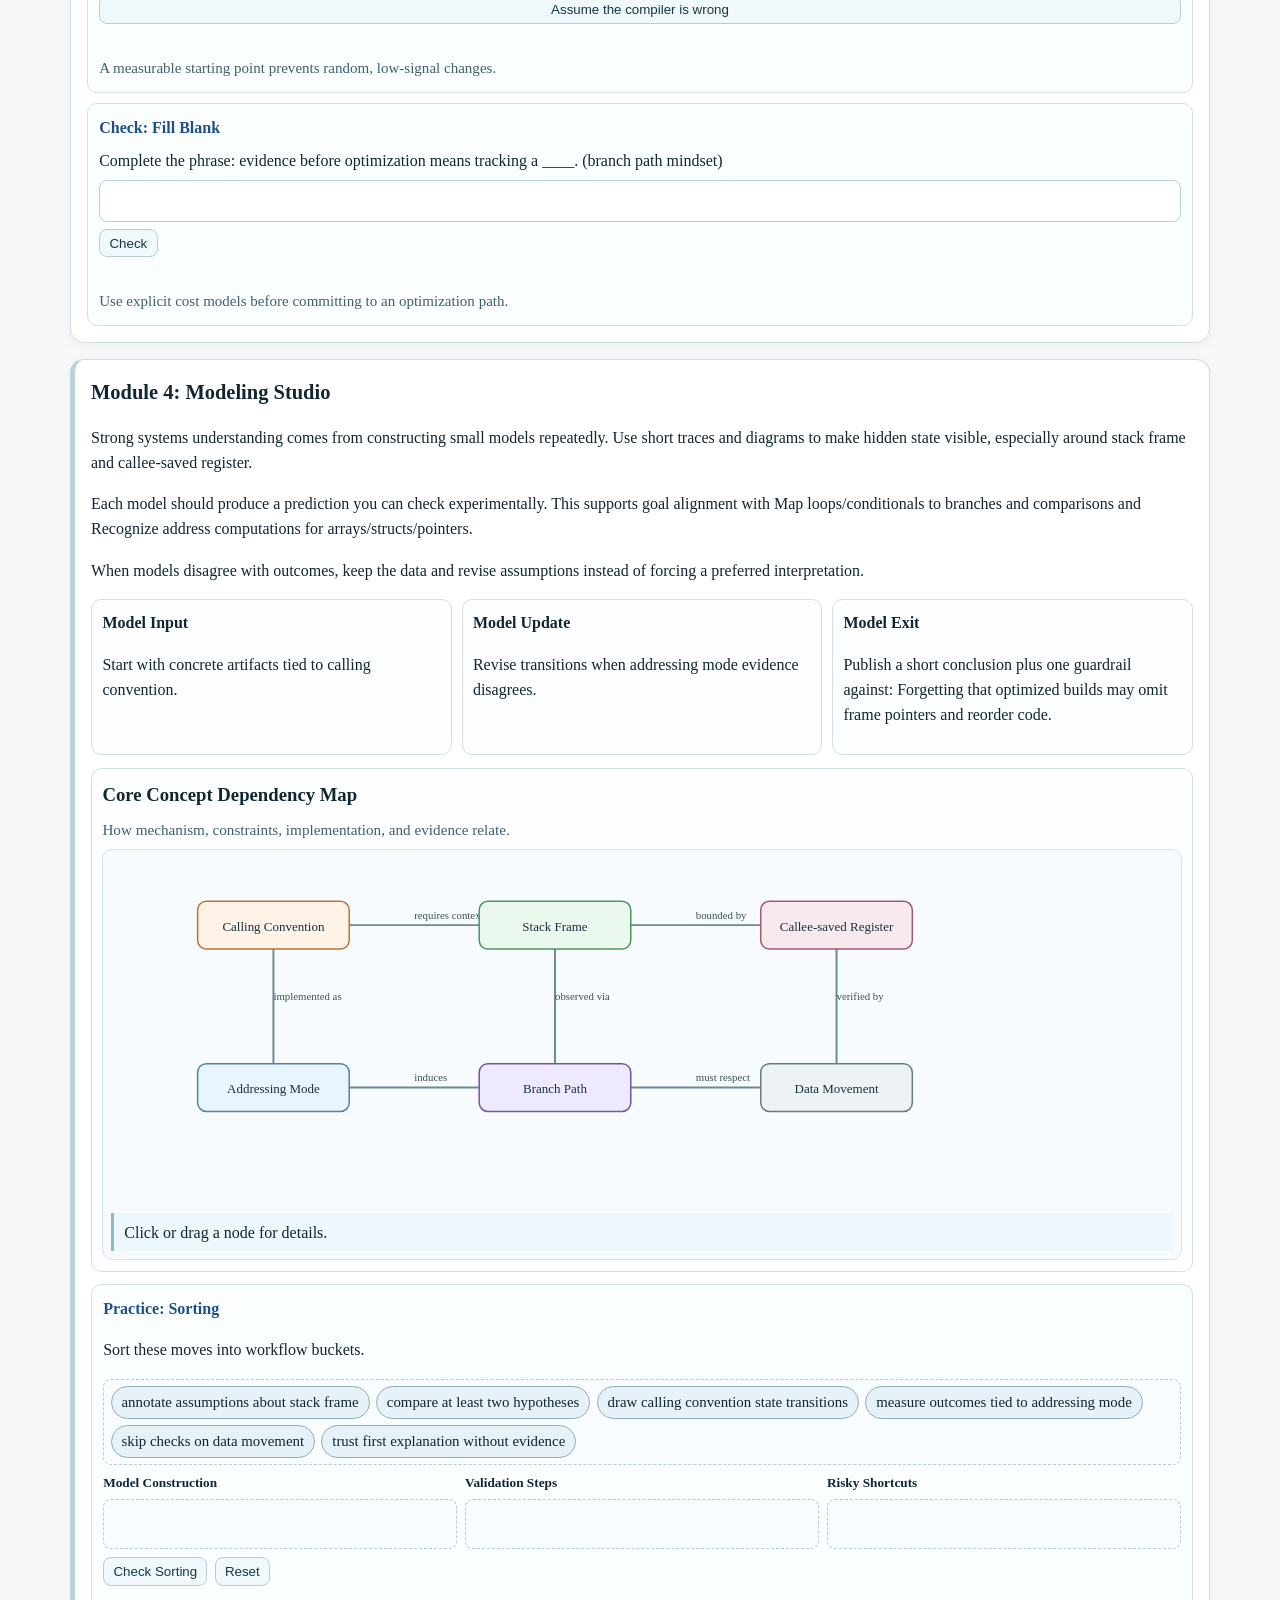
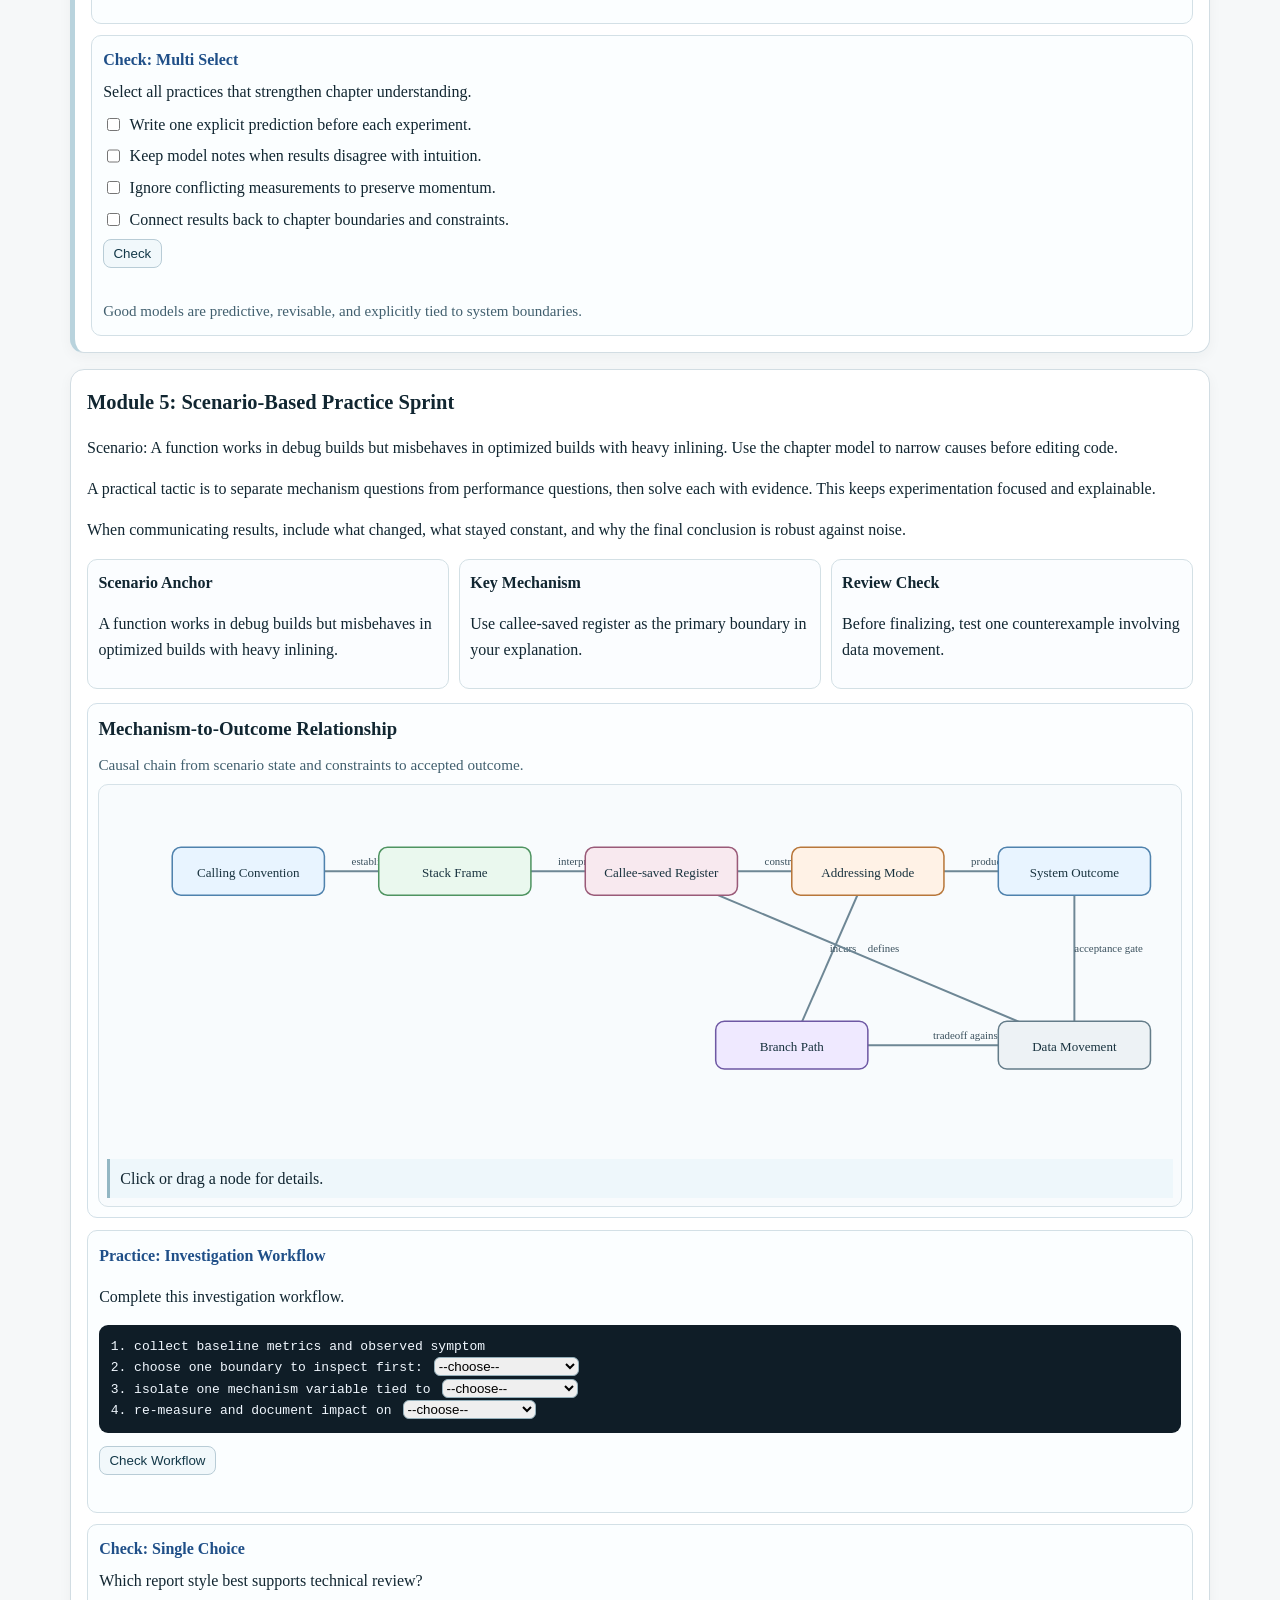
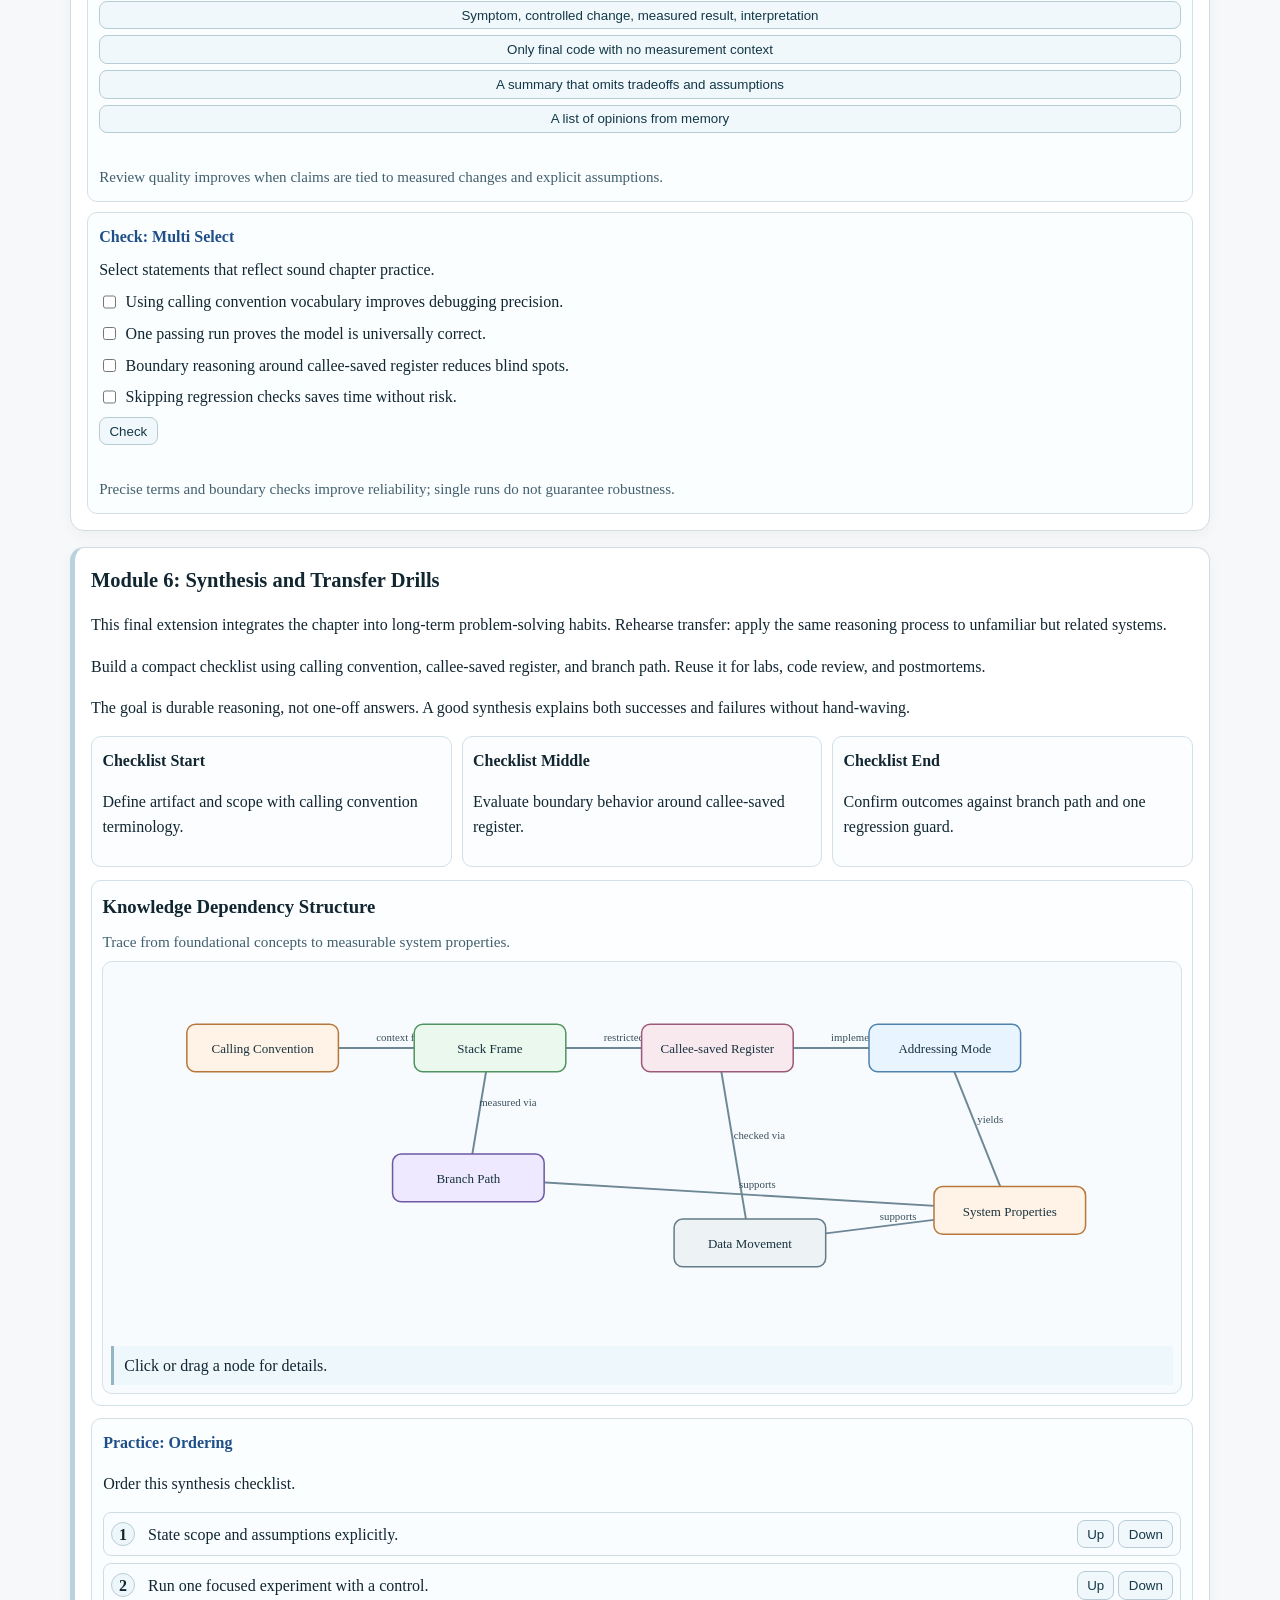
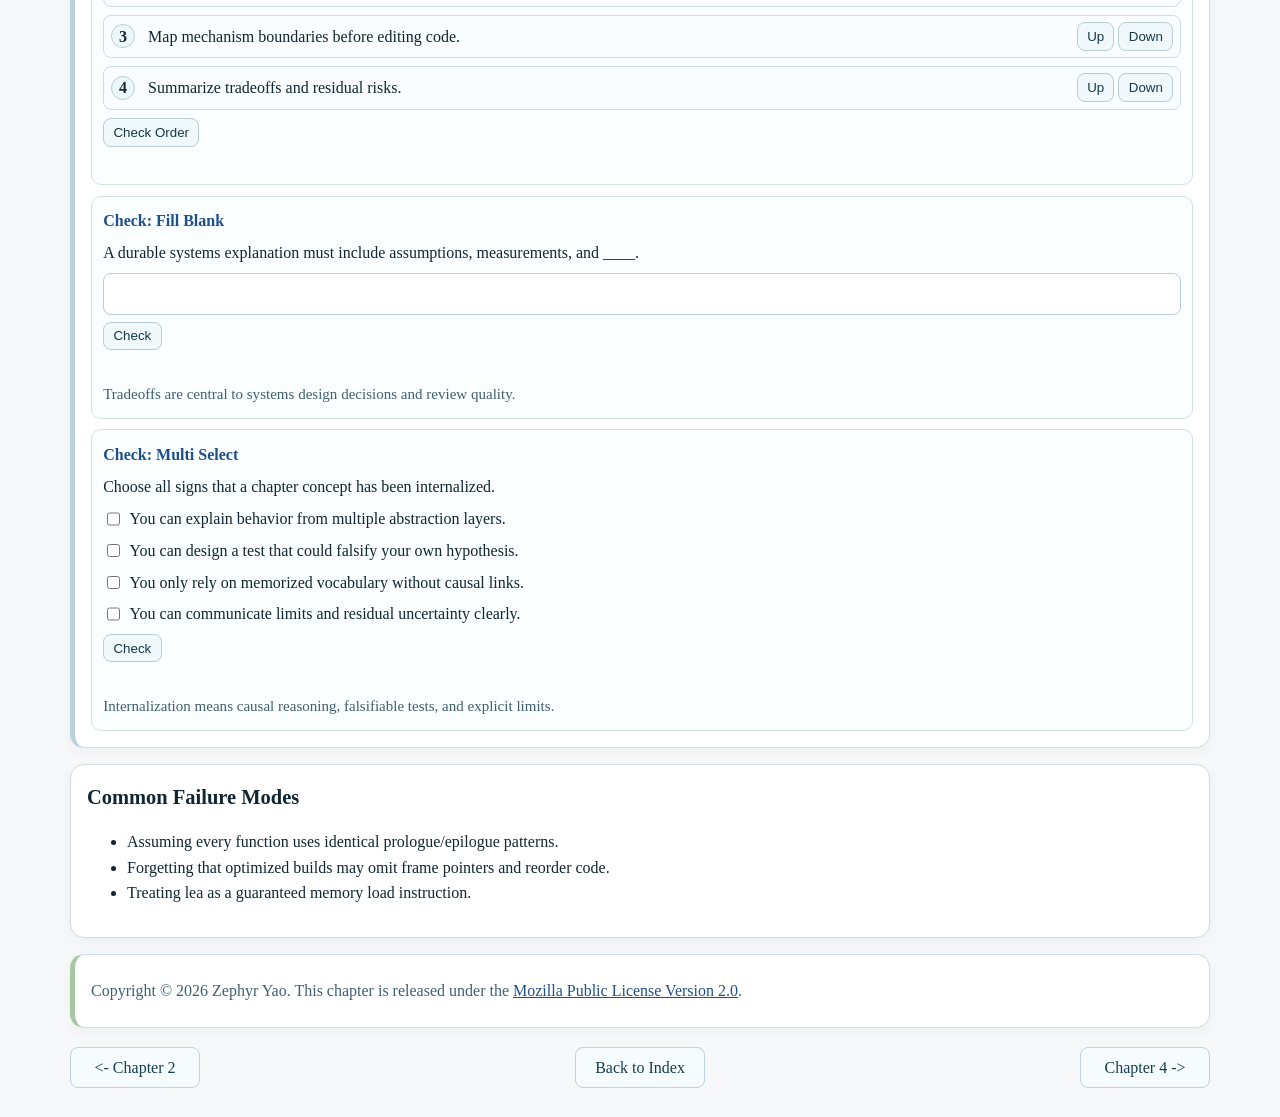
<file: chapter-03.html>
<!doctype html>
<html lang="en">
<head>
  <meta charset="utf-8" />
  <meta name="viewport" content="width=device-width, initial-scale=1" />
  <title>Interactive Systems Study Guide - Chapter 3</title>
  <link rel="stylesheet" href="styles.css" />
</head>
<body>
<header class="site-header">
  <div class="wrap">
    <a class="home-link" href="index.html">Interactive Study Guide</a>
    <span class="chapter-pill">Chapter 3</span>
  </div>
</header>

<main class="wrap chapter-page" data-chapter="3">
  <section class="hero">
    <h1>Chapter 3: Machine-Level Representation of Programs</h1>
    <p class="hero-sub">Translate C control/data structure into calling-convention and assembly reality.</p>
  </section>

  <section class="intro-block">
    <h2>Learning Goals</h2>
    <ul><li>Read function-call behavior from register and stack usage.</li><li>Understand caller/callee register-saving contracts.</li><li>Map loops/conditionals to branches and comparisons.</li><li>Recognize address computations for arrays/structs/pointers.</li></ul>
    <h2>What You Should Internalize</h2>
    <p>Machine code is where language abstractions become explicit data movement and control transfers. This chapter is essential for debugging low-level bugs and understanding performance behavior.</p><p>A strong skill is bidirectional translation: infer C intent from assembly and predict assembly patterns from C source.</p>
  </section>

  <section class="module-block"><h2>Module 1: Calling Convention and Stack Frames</h2><p>In x86-64 SysV ABI, integer/pointer arguments are passed first in registers. Return values use rax. Functions preserve certain callee-saved registers when they modify them.</p><p>call pushes a return address and transfers control. ret pops that address back into the instruction pointer. Stack pointer movement reflects local storage and saved state.</p><section class="diagram-block"><h3>Architecture Overview: Calling Convention to Addressing Mode</h3><p class="diagram-caption">Layered chapter architecture from core mechanism to observed behavior.</p><div class="diagram-wrap"><svg viewBox="0 0 980 340" role="img" aria-label="Architecture Overview: Calling Convention to Addressing Mode"><defs><marker id="arrow-3-1-1" viewBox="0 0 10 10" refX="9" refY="5" markerWidth="6" markerHeight="6" orient="auto-start-reverse"><path d="M 0 0 L 10 5 L 0 10 z"></path></marker></defs><line x1="130" y1="72" x2="350" y2="72" class="diag-edge" data-src="core" data-dst="state" marker-end="url(#arrow-3-1-1)"></line><text x="240" y="66" class="diag-edge-label" data-src="core" data-dst="state">establishes</text><line x1="350" y1="72" x2="570" y2="72" class="diag-edge" data-src="state" data-dst="bound" marker-end="url(#arrow-3-1-1)"></line><text x="460" y="66" class="diag-edge-label" data-src="state" data-dst="bound">bounded by</text><line x1="570" y1="72" x2="790" y2="72" class="diag-edge" data-src="bound" data-dst="impl" marker-end="url(#arrow-3-1-1)"></line><text x="680" y="66" class="diag-edge-label" data-src="bound" data-dst="impl">implemented via</text><line x1="350" y1="72" x2="350" y2="242" class="diag-edge" data-src="state" data-dst="perf" marker-end="url(#arrow-3-1-1)"></line><text x="350" y="151" class="diag-edge-label" data-src="state" data-dst="perf">measured at</text><line x1="570" y1="72" x2="570" y2="242" class="diag-edge" data-src="bound" data-dst="corr" marker-end="url(#arrow-3-1-1)"></line><text x="570" y="151" class="diag-edge-label" data-src="bound" data-dst="corr">checked by</text><line x1="790" y1="72" x2="790" y2="242" class="diag-edge" data-src="impl" data-dst="out" marker-end="url(#arrow-3-1-1)"></line><text x="790" y="151" class="diag-edge-label" data-src="impl" data-dst="out">produces</text><line x1="350" y1="242" x2="790" y2="242" class="diag-edge" data-src="perf" data-dst="out" marker-end="url(#arrow-3-1-1)"></line><text x="570" y="236" class="diag-edge-label" data-src="perf" data-dst="out">cost signal</text><line x1="570" y1="242" x2="790" y2="242" class="diag-edge" data-src="corr" data-dst="out" marker-end="url(#arrow-3-1-1)"></line><text x="680" y="236" class="diag-edge-label" data-src="corr" data-dst="out">correctness signal</text><g class="diag-node kind-kernel" tabindex="0" data-node-id="core" data-x="60" data-y="50" data-detail="Core mechanism: calling convention." transform="translate(60 50)"><rect x="0" y="0" width="140" height="44" rx="8"></rect><text x="70" y="27" text-anchor="middle">Calling Convention</text></g><g class="diag-node kind-user" tabindex="0" data-node-id="state" data-x="280" data-y="50" data-detail="State/control context: stack frame." transform="translate(280 50)"><rect x="0" y="0" width="140" height="44" rx="8"></rect><text x="70" y="27" text-anchor="middle">Stack Frame</text></g><g class="diag-node kind-boundary" tabindex="0" data-node-id="bound" data-x="500" data-y="50" data-detail="Boundary/constraint concept: callee-saved register." transform="translate(500 50)"><rect x="0" y="0" width="140" height="44" rx="8"></rect><text x="70" y="27" text-anchor="middle">Callee-saved Register</text></g><g class="diag-node kind-tool" tabindex="0" data-node-id="impl" data-x="720" data-y="50" data-detail="Implementation mechanism: addressing mode." transform="translate(720 50)"><rect x="0" y="0" width="140" height="44" rx="8"></rect><text x="70" y="27" text-anchor="middle">Addressing Mode</text></g><g class="diag-node kind-hardware" tabindex="0" data-node-id="perf" data-x="280" data-y="220" data-detail="Performance/cost signal: branch path." transform="translate(280 220)"><rect x="0" y="0" width="140" height="44" rx="8"></rect><text x="70" y="27" text-anchor="middle">Branch Path</text></g><g class="diag-node kind-neutral" tabindex="0" data-node-id="corr" data-x="500" data-y="220" data-detail="Correctness/invariant signal: data movement." transform="translate(500 220)"><rect x="0" y="0" width="140" height="44" rx="8"></rect><text x="70" y="27" text-anchor="middle">Data Movement</text></g><g class="diag-node kind-kernel" tabindex="0" data-node-id="out" data-x="720" data-y="220" data-detail="Externally visible chapter outcome." transform="translate(720 220)"><rect x="0" y="0" width="140" height="44" rx="8"></rect><text x="70" y="27" text-anchor="middle">Observed Behavior</text></g></svg><p class="diagram-output">Click or drag a node for details.</p></div></section><div class="activity-grid"><article class="activity sequence-task"><h4>Practice: Ordering</h4><p>Order a function call lifecycle.</p><ul class="sequence-list"><li data-correct="1"><span class="order-num"></span><span class="order-text">Caller sets arguments according to ABI.</span><div class="order-actions"><button type="button" class="move-up">Up</button><button type="button" class="move-down">Down</button></div></li><li data-correct="3"><span class="order-num"></span><span class="order-text">Callee executes prologue and body.</span><div class="order-actions"><button type="button" class="move-up">Up</button><button type="button" class="move-down">Down</button></div></li><li data-correct="2"><span class="order-num"></span><span class="order-text">call pushes return address and jumps.</span><div class="order-actions"><button type="button" class="move-up">Up</button><button type="button" class="move-down">Down</button></div></li><li data-correct="4"><span class="order-num"></span><span class="order-text">Callee restores preserved state and returns.</span><div class="order-actions"><button type="button" class="move-up">Up</button><button type="button" class="move-down">Down</button></div></li></ul><button type="button" class="check-sequence">Check Order</button><p class="feedback" aria-live="polite"></p></article><article class="activity single-check"><h4>Check: Single Choice</h4><p class="question">Which register normally carries integer return values?</p><div class="choices"><button type="button" class="choice" data-correct="false">rbx</button><button type="button" class="choice" data-correct="true">rax</button><button type="button" class="choice" data-correct="false">rbp</button><button type="button" class="choice" data-correct="false">rsp</button></div><p class="feedback" aria-live="polite"></p><p class="explain">rax is the standard integer/pointer return register in SysV x86-64.</p></article></div></section><section class="module-block alt"><h2>Module 2: Control Flow and Addressing</h2><p>if/else and loops compile into compare/test plus conditional/unconditional branch instructions. Understanding branch targets helps reconstruct high-level logic from disassembly.</p><p>Address expressions such as a[i] often become base + index*scale + displacement addressing. lea is widely used to compute addresses (and sometimes arithmetic) without memory reads.</p><section class="diagram-block"><h3>Relationship Map: Callee-saved Register Tradeoffs</h3><p class="diagram-caption">Constraint, mechanism, and evidence flow for design decisions.</p><div class="diagram-wrap"><svg viewBox="0 0 980 340" role="img" aria-label="Relationship Map: Callee-saved Register Tradeoffs"><defs><marker id="arrow-3-2-1" viewBox="0 0 10 10" refX="9" refY="5" markerWidth="6" markerHeight="6" orient="auto-start-reverse"><path d="M 0 0 L 10 5 L 0 10 z"></path></marker></defs><line x1="130" y1="152" x2="550" y2="152" class="diag-edge" data-src="src" data-dst="mech" marker-end="url(#arrow-3-2-1)"></line><text x="340" y="146" class="diag-edge-label" data-src="src" data-dst="mech">mapped into</text><line x1="330" y1="62" x2="550" y2="152" class="diag-edge" data-src="rule" data-dst="mech" marker-end="url(#arrow-3-2-1)"></line><text x="440" y="101" class="diag-edge-label" data-src="rule" data-dst="mech">constrains</text><line x1="330" y1="242" x2="550" y2="152" class="diag-edge" data-src="ctx" data-dst="mech" marker-end="url(#arrow-3-2-1)"></line><text x="440" y="191" class="diag-edge-label" data-src="ctx" data-dst="mech">provides context</text><line x1="550" y1="152" x2="760" y2="62" class="diag-edge" data-src="mech" data-dst="perf" marker-end="url(#arrow-3-2-1)"></line><text x="655" y="101" class="diag-edge-label" data-src="mech" data-dst="perf">performance effect</text><line x1="550" y1="152" x2="760" y2="242" class="diag-edge" data-src="mech" data-dst="corr" marker-end="url(#arrow-3-2-1)"></line><text x="655" y="191" class="diag-edge-label" data-src="mech" data-dst="corr">correctness effect</text><line x1="760" y1="62" x2="930" y2="152" class="diag-edge" data-src="perf" data-dst="dec" marker-end="url(#arrow-3-2-1)"></line><text x="845" y="101" class="diag-edge-label" data-src="perf" data-dst="dec">tradeoff input</text><line x1="760" y1="242" x2="930" y2="152" class="diag-edge" data-src="corr" data-dst="dec" marker-end="url(#arrow-3-2-1)"></line><text x="845" y="191" class="diag-edge-label" data-src="corr" data-dst="dec">safety input</text><g class="diag-node kind-tool" tabindex="0" data-node-id="src" data-x="60" data-y="130" data-detail="Input artifact or focal mechanism: calling convention." transform="translate(60 130)"><rect x="0" y="0" width="140" height="44" rx="8"></rect><text x="70" y="27" text-anchor="middle">Calling Convention</text></g><g class="diag-node kind-boundary" tabindex="0" data-node-id="rule" data-x="260" data-y="40" data-detail="Constraint layer: callee-saved register." transform="translate(260 40)"><rect x="0" y="0" width="140" height="44" rx="8"></rect><text x="70" y="27" text-anchor="middle">Callee-saved Register</text></g><g class="diag-node kind-user" tabindex="0" data-node-id="ctx" data-x="260" data-y="220" data-detail="Context/state layer: stack frame." transform="translate(260 220)"><rect x="0" y="0" width="140" height="44" rx="8"></rect><text x="70" y="27" text-anchor="middle">Stack Frame</text></g><g class="diag-node kind-kernel" tabindex="0" data-node-id="mech" data-x="480" data-y="130" data-detail="Operational mechanism: addressing mode." transform="translate(480 130)"><rect x="0" y="0" width="140" height="44" rx="8"></rect><text x="70" y="27" text-anchor="middle">Addressing Mode</text></g><g class="diag-node kind-hardware" tabindex="0" data-node-id="perf" data-x="690" data-y="40" data-detail="Performance evidence: branch path." transform="translate(690 40)"><rect x="0" y="0" width="140" height="44" rx="8"></rect><text x="70" y="27" text-anchor="middle">Branch Path</text></g><g class="diag-node kind-neutral" tabindex="0" data-node-id="corr" data-x="690" data-y="220" data-detail="Correctness evidence: data movement." transform="translate(690 220)"><rect x="0" y="0" width="140" height="44" rx="8"></rect><text x="70" y="27" text-anchor="middle">Data Movement</text></g><g class="diag-node kind-kernel" tabindex="0" data-node-id="dec" data-x="860" data-y="130" data-detail="Balanced conclusion from performance and correctness signals." transform="translate(860 130)"><rect x="0" y="0" width="140" height="44" rx="8"></rect><text x="70" y="27" text-anchor="middle">Design Decision</text></g></svg><p class="diagram-output">Click or drag a node for details.</p></div></section><div class="activity-grid"><article class="activity drag-task"><h4>Practice: Sorting</h4><p>Sort registers by SysV ABI role (treat rbp as callee-saved here).</p><div class="drag-pool"><div class="drag-item" draggable="true" data-value="r12">r12</div><div class="drag-item" draggable="true" data-value="rax">rax</div><div class="drag-item" draggable="true" data-value="rbp">rbp</div><div class="drag-item" draggable="true" data-value="rbx">rbx</div><div class="drag-item" draggable="true" data-value="rdi">rdi</div><div class="drag-item" draggable="true" data-value="rsp">rsp</div></div><div class="drop-grid"><div class="drop-col"><h5>Caller-saved examples</h5><div class="drop-zone" data-answers="rax|rdi"></div></div><div class="drop-col"><h5>Callee-saved examples</h5><div class="drop-zone" data-answers="rbx|r12|rbp"></div></div><div class="drop-col"><h5>Stack pointer</h5><div class="drop-zone" data-answers="rsp"></div></div></div><div class="task-actions"><button type="button" class="check-drag">Check Sorting</button><button type="button" class="reset-drag">Reset</button></div><p class="feedback" aria-live="polite"></p></article><article class="activity blank-check"><h4>Check: Fill Blank</h4><p class="question">x86-64 stack pointer register is ____.</p><input type="text" class="blank-input" data-answers="rsp|%rsp" /><button type="button" class="check-blank">Check</button><p class="feedback" aria-live="polite"></p><p class="explain">rsp tracks the top of the current stack frame.</p></article></div></section><section class="module-block"><h2>Module 3: Extended Reasoning Framework</h2><p>This extension develops ABI-grounded machine-code interpretation for Machine-Level Representation of Programs. Instead of memorizing isolated facts, treat each mechanism as part of a causal chain that can be tested and revised.</p><p>Link these goals directly: Read function-call behavior from register and stack usage and Understand caller/callee register-saving contracts. When those are combined, troubleshooting becomes faster because each symptom is anchored to a specific system boundary.</p><p>Use a written diagnostic path: observation -&gt; hypothesis -&gt; measurement -&gt; revision. That process lowers the risk behind this common failure mode: Assuming every function uses identical prologue/epilogue patterns.</p><div class="knowledge-grid"><article class="knowledge-card"><h4>Primary Lens</h4><p>Start with calling convention and map where responsibility changes.</p></article><article class="knowledge-card"><h4>Constraint Lens</h4><p>Use callee-saved register to explain why some fixes work and others fail.</p></article><article class="knowledge-card"><h4>Evidence Lens</h4><p>Measure using branch path before optimizing implementation details.</p></article></div><section class="diagram-block"><h3>Function-Level Machine Architecture</h3><p class="diagram-caption">Chapter-specific component relationships and control/data flow.</p><div class="diagram-wrap"><svg viewBox="0 0 980 340" role="img" aria-label="Function-Level Machine Architecture"><defs><marker id="arrow-3-3-1" viewBox="0 0 10 10" refX="9" refY="5" markerWidth="6" markerHeight="6" orient="auto-start-reverse"><path d="M 0 0 L 10 5 L 0 10 z"></path></marker></defs><line x1="130" y1="72" x2="330" y2="72" class="diag-edge" data-src="c" data-dst="abi" marker-end="url(#arrow-3-3-1)"></line><text x="230" y="66" class="diag-edge-label" data-src="c" data-dst="abi">lower to</text><line x1="330" y1="72" x2="540" y2="72" class="diag-edge" data-src="abi" data-dst="call" marker-end="url(#arrow-3-3-1)"></line><text x="435" y="66" class="diag-edge-label" data-src="abi" data-dst="call">govern</text><line x1="540" y1="72" x2="760" y2="72" class="diag-edge" data-src="call" data-dst="frame" marker-end="url(#arrow-3-3-1)"></line><text x="650" y="66" class="diag-edge-label" data-src="call" data-dst="frame">creates</text><line x1="760" y1="72" x2="250" y2="222" class="diag-edge" data-src="frame" data-dst="addr" marker-end="url(#arrow-3-3-1)"></line><text x="505" y="141" class="diag-edge-label" data-src="frame" data-dst="addr">supplies refs</text><line x1="250" y1="222" x2="490" y2="222" class="diag-edge" data-src="addr" data-dst="mem" marker-end="url(#arrow-3-3-1)"></line><text x="370" y="216" class="diag-edge-label" data-src="addr" data-dst="mem">computes</text><line x1="490" y1="222" x2="710" y2="222" class="diag-edge" data-src="mem" data-dst="branch" marker-end="url(#arrow-3-3-1)"></line><text x="600" y="216" class="diag-edge-label" data-src="mem" data-dst="branch">affects path</text><line x1="710" y1="222" x2="540" y2="72" class="diag-edge" data-src="branch" data-dst="call" marker-end="url(#arrow-3-3-1)"></line><text x="625" y="141" class="diag-edge-label" data-src="branch" data-dst="call">continues at</text><g class="diag-node kind-tool" tabindex="0" data-node-id="c" data-x="60" data-y="50" data-detail="High-level source intent." transform="translate(60 50)"><rect x="0" y="0" width="140" height="44" rx="8"></rect><text x="70" y="27" text-anchor="middle">C Function</text></g><g class="diag-node kind-boundary" tabindex="0" data-node-id="abi" data-x="260" data-y="50" data-detail="Register/stack argument and return rules." transform="translate(260 50)"><rect x="0" y="0" width="140" height="44" rx="8"></rect><text x="70" y="27" text-anchor="middle">Calling Convention</text></g><g class="diag-node kind-kernel" tabindex="0" data-node-id="call" data-x="470" data-y="50" data-detail="Transfer and resume execution flow." transform="translate(470 50)"><rect x="0" y="0" width="140" height="44" rx="8"></rect><text x="70" y="27" text-anchor="middle">call/ret Control</text></g><g class="diag-node kind-user" tabindex="0" data-node-id="frame" data-x="690" data-y="50" data-detail="Locals, spills, saved registers." transform="translate(690 50)"><rect x="0" y="0" width="140" height="44" rx="8"></rect><text x="70" y="27" text-anchor="middle">Stack Frame</text></g><g class="diag-node kind-hardware" tabindex="0" data-node-id="addr" data-x="180" data-y="200" data-detail="Base+index+scale+disp computations." transform="translate(180 200)"><rect x="0" y="0" width="140" height="44" rx="8"></rect><text x="70" y="27" text-anchor="middle">Addressing Mode</text></g><g class="diag-node kind-kernel" tabindex="0" data-node-id="mem" data-x="420" data-y="200" data-detail="Loads/stores against effective addresses." transform="translate(420 200)"><rect x="0" y="0" width="140" height="44" rx="8"></rect><text x="70" y="27" text-anchor="middle">Memory Operands</text></g><g class="diag-node kind-neutral" tabindex="0" data-node-id="branch" data-x="640" data-y="200" data-detail="Conditional/unconditional control edges." transform="translate(640 200)"><rect x="0" y="0" width="140" height="44" rx="8"></rect><text x="70" y="27" text-anchor="middle">Branch Outcomes</text></g></svg><p class="diagram-output">Click or drag a node for details.</p></div></section><div class="activity-grid"><article class="activity sequence-task"><h4>Practice: Ordering</h4><p>Order this investigation workflow.</p><ul class="sequence-list"><li data-correct="1"><span class="order-num"></span><span class="order-text">Record a concrete, measurable symptom.</span><div class="order-actions"><button type="button" class="move-up">Up</button><button type="button" class="move-down">Down</button></div></li><li data-correct="3"><span class="order-num"></span><span class="order-text">Test assumptions around callee-saved register and addressing mode.</span><div class="order-actions"><button type="button" class="move-up">Up</button><button type="button" class="move-down">Down</button></div></li><li data-correct="5"><span class="order-num"></span><span class="order-text">Summarize the cause and tradeoff in plain language.</span><div class="order-actions"><button type="button" class="move-up">Up</button><button type="button" class="move-down">Down</button></div></li><li data-correct="2"><span class="order-num"></span><span class="order-text">Map the symptom to calling convention and stack frame behavior.</span><div class="order-actions"><button type="button" class="move-up">Up</button><button type="button" class="move-down">Down</button></div></li><li data-correct="4"><span class="order-num"></span><span class="order-text">Measure impact of one controlled change.</span><div class="order-actions"><button type="button" class="move-up">Up</button><button type="button" class="move-down">Down</button></div></li></ul><button type="button" class="check-sequence">Check Order</button><p class="feedback" aria-live="polite"></p></article><article class="activity single-check"><h4>Check: Single Choice</h4><p class="question">What should happen first in a sound debugging workflow?</p><div class="choices"><button type="button" class="choice" data-correct="true">Define a measurable symptom</button><button type="button" class="choice" data-correct="false">Apply the most advanced optimization available</button><button type="button" class="choice" data-correct="false">Rewrite from scratch immediately</button><button type="button" class="choice" data-correct="false">Assume the compiler is wrong</button></div><p class="feedback" aria-live="polite"></p><p class="explain">A measurable starting point prevents random, low-signal changes.</p></article><article class="activity blank-check"><h4>Check: Fill Blank</h4><p class="question">Complete the phrase: evidence before optimization means tracking a ____. (branch path mindset)</p><input type="text" class="blank-input" data-answers="branch|branch path" /><button type="button" class="check-blank">Check</button><p class="feedback" aria-live="polite"></p><p class="explain">Use explicit cost models before committing to an optimization path.</p></article></div></section><section class="module-block alt"><h2>Module 4: Modeling Studio</h2><p>Strong systems understanding comes from constructing small models repeatedly. Use short traces and diagrams to make hidden state visible, especially around stack frame and callee-saved register.</p><p>Each model should produce a prediction you can check experimentally. This supports goal alignment with Map loops/conditionals to branches and comparisons and Recognize address computations for arrays/structs/pointers.</p><p>When models disagree with outcomes, keep the data and revise assumptions instead of forcing a preferred interpretation.</p><div class="knowledge-grid"><article class="knowledge-card"><h4>Model Input</h4><p>Start with concrete artifacts tied to calling convention.</p></article><article class="knowledge-card"><h4>Model Update</h4><p>Revise transitions when addressing mode evidence disagrees.</p></article><article class="knowledge-card"><h4>Model Exit</h4><p>Publish a short conclusion plus one guardrail against: Forgetting that optimized builds may omit frame pointers and reorder code.</p></article></div><section class="diagram-block"><h3>Core Concept Dependency Map</h3><p class="diagram-caption">How mechanism, constraints, implementation, and evidence relate.</p><div class="diagram-wrap"><svg viewBox="0 0 980 320" role="img" aria-label="Core Concept Dependency Map"><defs><marker id="arrow-3-4-1" viewBox="0 0 10 10" refX="9" refY="5" markerWidth="6" markerHeight="6" orient="auto-start-reverse"><path d="M 0 0 L 10 5 L 0 10 z"></path></marker></defs><line x1="150" y1="62" x2="410" y2="62" class="diag-edge" data-src="t0" data-dst="t1" marker-end="url(#arrow-3-4-1)"></line><text x="280" y="56" class="diag-edge-label" data-src="t0" data-dst="t1">requires context</text><line x1="410" y1="62" x2="670" y2="62" class="diag-edge" data-src="t1" data-dst="t2" marker-end="url(#arrow-3-4-1)"></line><text x="540" y="56" class="diag-edge-label" data-src="t1" data-dst="t2">bounded by</text><line x1="150" y1="62" x2="150" y2="212" class="diag-edge" data-src="t0" data-dst="t3" marker-end="url(#arrow-3-4-1)"></line><text x="150" y="131" class="diag-edge-label" data-src="t0" data-dst="t3">implemented as</text><line x1="410" y1="62" x2="410" y2="212" class="diag-edge" data-src="t1" data-dst="t4" marker-end="url(#arrow-3-4-1)"></line><text x="410" y="131" class="diag-edge-label" data-src="t1" data-dst="t4">observed via</text><line x1="670" y1="62" x2="670" y2="212" class="diag-edge" data-src="t2" data-dst="t5" marker-end="url(#arrow-3-4-1)"></line><text x="670" y="131" class="diag-edge-label" data-src="t2" data-dst="t5">verified by</text><line x1="150" y1="212" x2="410" y2="212" class="diag-edge" data-src="t3" data-dst="t4" marker-end="url(#arrow-3-4-1)"></line><text x="280" y="206" class="diag-edge-label" data-src="t3" data-dst="t4">induces</text><line x1="410" y1="212" x2="670" y2="212" class="diag-edge" data-src="t4" data-dst="t5" marker-end="url(#arrow-3-4-1)"></line><text x="540" y="206" class="diag-edge-label" data-src="t4" data-dst="t5">must respect</text><g class="diag-node kind-kernel" tabindex="0" data-node-id="t0" data-x="80" data-y="40" data-detail="Primary mechanism concept: calling convention." transform="translate(80 40)"><rect x="0" y="0" width="140" height="44" rx="8"></rect><text x="70" y="27" text-anchor="middle">Calling Convention</text></g><g class="diag-node kind-user" tabindex="0" data-node-id="t1" data-x="340" data-y="40" data-detail="State/control context: stack frame." transform="translate(340 40)"><rect x="0" y="0" width="140" height="44" rx="8"></rect><text x="70" y="27" text-anchor="middle">Stack Frame</text></g><g class="diag-node kind-boundary" tabindex="0" data-node-id="t2" data-x="600" data-y="40" data-detail="Constraint boundary: callee-saved register." transform="translate(600 40)"><rect x="0" y="0" width="140" height="44" rx="8"></rect><text x="70" y="27" text-anchor="middle">Callee-saved Register</text></g><g class="diag-node kind-tool" tabindex="0" data-node-id="t3" data-x="80" data-y="190" data-detail="Operational implementation concept: addressing mode." transform="translate(80 190)"><rect x="0" y="0" width="140" height="44" rx="8"></rect><text x="70" y="27" text-anchor="middle">Addressing Mode</text></g><g class="diag-node kind-hardware" tabindex="0" data-node-id="t4" data-x="340" data-y="190" data-detail="Performance/cost observation concept: branch path." transform="translate(340 190)"><rect x="0" y="0" width="140" height="44" rx="8"></rect><text x="70" y="27" text-anchor="middle">Branch Path</text></g><g class="diag-node kind-neutral" tabindex="0" data-node-id="t5" data-x="600" data-y="190" data-detail="Correctness/invariant check concept: data movement." transform="translate(600 190)"><rect x="0" y="0" width="140" height="44" rx="8"></rect><text x="70" y="27" text-anchor="middle">Data Movement</text></g></svg><p class="diagram-output">Click or drag a node for details.</p></div></section><div class="activity-grid"><article class="activity drag-task"><h4>Practice: Sorting</h4><p>Sort these moves into workflow buckets.</p><div class="drag-pool"><div class="drag-item" draggable="true" data-value="annotate assumptions about stack frame">annotate assumptions about stack frame</div><div class="drag-item" draggable="true" data-value="compare at least two hypotheses">compare at least two hypotheses</div><div class="drag-item" draggable="true" data-value="draw calling convention state transitions">draw calling convention state transitions</div><div class="drag-item" draggable="true" data-value="measure outcomes tied to addressing mode">measure outcomes tied to addressing mode</div><div class="drag-item" draggable="true" data-value="skip checks on data movement">skip checks on data movement</div><div class="drag-item" draggable="true" data-value="trust first explanation without evidence">trust first explanation without evidence</div></div><div class="drop-grid"><div class="drop-col"><h5>Model Construction</h5><div class="drop-zone" data-answers="draw calling convention state transitions|annotate assumptions about stack frame"></div></div><div class="drop-col"><h5>Validation Steps</h5><div class="drop-zone" data-answers="measure outcomes tied to addressing mode|compare at least two hypotheses"></div></div><div class="drop-col"><h5>Risky Shortcuts</h5><div class="drop-zone" data-answers="skip checks on data movement|trust first explanation without evidence"></div></div></div><div class="task-actions"><button type="button" class="check-drag">Check Sorting</button><button type="button" class="reset-drag">Reset</button></div><p class="feedback" aria-live="polite"></p></article><article class="activity multi-check"><h4>Check: Multi Select</h4><p class="question">Select all practices that strengthen chapter understanding.</p><div class="multi-list"><label class="multi-option"><input type="checkbox" data-correct="true" /> <span>Write one explicit prediction before each experiment.</span></label><label class="multi-option"><input type="checkbox" data-correct="true" /> <span>Keep model notes when results disagree with intuition.</span></label><label class="multi-option"><input type="checkbox" data-correct="false" /> <span>Ignore conflicting measurements to preserve momentum.</span></label><label class="multi-option"><input type="checkbox" data-correct="true" /> <span>Connect results back to chapter boundaries and constraints.</span></label></div><button type="button" class="check-multi">Check</button><p class="feedback" aria-live="polite"></p><p class="explain">Good models are predictive, revisable, and explicitly tied to system boundaries.</p></article></div></section><section class="module-block"><h2>Module 5: Scenario-Based Practice Sprint</h2><p>Scenario: A function works in debug builds but misbehaves in optimized builds with heavy inlining. Use the chapter model to narrow causes before editing code.</p><p>A practical tactic is to separate mechanism questions from performance questions, then solve each with evidence. This keeps experimentation focused and explainable.</p><p>When communicating results, include what changed, what stayed constant, and why the final conclusion is robust against noise.</p><div class="knowledge-grid"><article class="knowledge-card"><h4>Scenario Anchor</h4><p>A function works in debug builds but misbehaves in optimized builds with heavy inlining.</p></article><article class="knowledge-card"><h4>Key Mechanism</h4><p>Use callee-saved register as the primary boundary in your explanation.</p></article><article class="knowledge-card"><h4>Review Check</h4><p>Before finalizing, test one counterexample involving data movement.</p></article></div><section class="diagram-block"><h3>Mechanism-to-Outcome Relationship</h3><p class="diagram-caption">Causal chain from scenario state and constraints to accepted outcome.</p><div class="diagram-wrap"><svg viewBox="0 0 980 330" role="img" aria-label="Mechanism-to-Outcome Relationship"><defs><marker id="arrow-3-5-1" viewBox="0 0 10 10" refX="9" refY="5" markerWidth="6" markerHeight="6" orient="auto-start-reverse"><path d="M 0 0 L 10 5 L 0 10 z"></path></marker></defs><line x1="130" y1="72" x2="320" y2="72" class="diag-edge" data-src="src" data-dst="state" marker-end="url(#arrow-3-5-1)"></line><text x="225" y="66" class="diag-edge-label" data-src="src" data-dst="state">establishes state</text><line x1="320" y1="72" x2="510" y2="72" class="diag-edge" data-src="state" data-dst="rule" marker-end="url(#arrow-3-5-1)"></line><text x="415" y="66" class="diag-edge-label" data-src="state" data-dst="rule">interpreted by</text><line x1="510" y1="72" x2="700" y2="72" class="diag-edge" data-src="rule" data-dst="mech" marker-end="url(#arrow-3-5-1)"></line><text x="605" y="66" class="diag-edge-label" data-src="rule" data-dst="mech">constrains</text><line x1="700" y1="72" x2="890" y2="72" class="diag-edge" data-src="mech" data-dst="out" marker-end="url(#arrow-3-5-1)"></line><text x="795" y="66" class="diag-edge-label" data-src="mech" data-dst="out">produces</text><line x1="700" y1="72" x2="630" y2="232" class="diag-edge" data-src="mech" data-dst="cost" marker-end="url(#arrow-3-5-1)"></line><text x="665" y="146" class="diag-edge-label" data-src="mech" data-dst="cost">incurs</text><line x1="510" y1="72" x2="890" y2="232" class="diag-edge" data-src="rule" data-dst="safe" marker-end="url(#arrow-3-5-1)"></line><text x="700" y="146" class="diag-edge-label" data-src="rule" data-dst="safe">defines</text><line x1="630" y1="232" x2="890" y2="232" class="diag-edge" data-src="cost" data-dst="safe" marker-end="url(#arrow-3-5-1)"></line><text x="760" y="226" class="diag-edge-label" data-src="cost" data-dst="safe">tradeoff against</text><line x1="890" y1="232" x2="890" y2="72" class="diag-edge" data-src="safe" data-dst="out" marker-end="url(#arrow-3-5-1)"></line><text x="890" y="146" class="diag-edge-label" data-src="safe" data-dst="out">acceptance gate</text><g class="diag-node kind-tool" tabindex="0" data-node-id="src" data-x="60" data-y="50" data-detail="Observed artifact or input concept: calling convention." transform="translate(60 50)"><rect x="0" y="0" width="140" height="44" rx="8"></rect><text x="70" y="27" text-anchor="middle">Calling Convention</text></g><g class="diag-node kind-user" tabindex="0" data-node-id="state" data-x="250" data-y="50" data-detail="Runtime state context: stack frame." transform="translate(250 50)"><rect x="0" y="0" width="140" height="44" rx="8"></rect><text x="70" y="27" text-anchor="middle">Stack Frame</text></g><g class="diag-node kind-boundary" tabindex="0" data-node-id="rule" data-x="440" data-y="50" data-detail="Constraint/rule concept: callee-saved register." transform="translate(440 50)"><rect x="0" y="0" width="140" height="44" rx="8"></rect><text x="70" y="27" text-anchor="middle">Callee-saved Register</text></g><g class="diag-node kind-kernel" tabindex="0" data-node-id="mech" data-x="630" data-y="50" data-detail="Mechanism implementing behavior: addressing mode." transform="translate(630 50)"><rect x="0" y="0" width="140" height="44" rx="8"></rect><text x="70" y="27" text-anchor="middle">Addressing Mode</text></g><g class="diag-node kind-tool" tabindex="0" data-node-id="out" data-x="820" data-y="50" data-detail="Observed result after applying mechanism under constraints." transform="translate(820 50)"><rect x="0" y="0" width="140" height="44" rx="8"></rect><text x="70" y="27" text-anchor="middle">System Outcome</text></g><g class="diag-node kind-hardware" tabindex="0" data-node-id="cost" data-x="560" data-y="210" data-detail="Measured cost/performance signal: branch path." transform="translate(560 210)"><rect x="0" y="0" width="140" height="44" rx="8"></rect><text x="70" y="27" text-anchor="middle">Branch Path</text></g><g class="diag-node kind-neutral" tabindex="0" data-node-id="safe" data-x="820" data-y="210" data-detail="Correctness acceptance criterion: data movement." transform="translate(820 210)"><rect x="0" y="0" width="140" height="44" rx="8"></rect><text x="70" y="27" text-anchor="middle">Data Movement</text></g></svg><p class="diagram-output">Click or drag a node for details.</p></div></section><div class="activity-grid"><article class="activity workflow-task"><h4>Practice: Investigation Workflow</h4><p>Complete this investigation workflow.</p><pre><code>1. collect baseline metrics and observed symptom
2. choose one boundary to inspect first: <select class="workflow-select" data-answer="callee-saved register" aria-label="Workflow blank 1"><option value="">--choose--</option><option value="callee-saved register">callee-saved register</option><option value="calling convention">calling convention</option><option value="random guess">random guess</option></select>
3. isolate one mechanism variable tied to <select class="workflow-select" data-answer="addressing mode" aria-label="Workflow blank 2"><option value="">--choose--</option><option value="addressing mode">addressing mode</option><option value="branch path">branch path</option><option value="undefined behavior">undefined behavior</option></select>
4. re-measure and document impact on <select class="workflow-select" data-answer="branch path" aria-label="Workflow blank 3"><option value="">--choose--</option><option value="branch path">branch path</option><option value="compiler flags only">compiler flags only</option><option value="logging color">logging color</option></select></code></pre><button type="button" class="check-workflow">Check Workflow</button><p class="feedback" aria-live="polite"></p></article><article class="activity single-check"><h4>Check: Single Choice</h4><p class="question">Which report style best supports technical review?</p><div class="choices"><button type="button" class="choice" data-correct="true">Symptom, controlled change, measured result, interpretation</button><button type="button" class="choice" data-correct="false">Only final code with no measurement context</button><button type="button" class="choice" data-correct="false">A summary that omits tradeoffs and assumptions</button><button type="button" class="choice" data-correct="false">A list of opinions from memory</button></div><p class="feedback" aria-live="polite"></p><p class="explain">Review quality improves when claims are tied to measured changes and explicit assumptions.</p></article><article class="activity multi-check"><h4>Check: Multi Select</h4><p class="question">Select statements that reflect sound chapter practice.</p><div class="multi-list"><label class="multi-option"><input type="checkbox" data-correct="true" /> <span>Using calling convention vocabulary improves debugging precision.</span></label><label class="multi-option"><input type="checkbox" data-correct="false" /> <span>One passing run proves the model is universally correct.</span></label><label class="multi-option"><input type="checkbox" data-correct="true" /> <span>Boundary reasoning around callee-saved register reduces blind spots.</span></label><label class="multi-option"><input type="checkbox" data-correct="false" /> <span>Skipping regression checks saves time without risk.</span></label></div><button type="button" class="check-multi">Check</button><p class="feedback" aria-live="polite"></p><p class="explain">Precise terms and boundary checks improve reliability; single runs do not guarantee robustness.</p></article></div></section><section class="module-block alt"><h2>Module 6: Synthesis and Transfer Drills</h2><p>This final extension integrates the chapter into long-term problem-solving habits. Rehearse transfer: apply the same reasoning process to unfamiliar but related systems.</p><p>Build a compact checklist using calling convention, callee-saved register, and branch path. Reuse it for labs, code review, and postmortems.</p><p>The goal is durable reasoning, not one-off answers. A good synthesis explains both successes and failures without hand-waving.</p><div class="knowledge-grid"><article class="knowledge-card"><h4>Checklist Start</h4><p>Define artifact and scope with calling convention terminology.</p></article><article class="knowledge-card"><h4>Checklist Middle</h4><p>Evaluate boundary behavior around callee-saved register.</p></article><article class="knowledge-card"><h4>Checklist End</h4><p>Confirm outcomes against branch path and one regression guard.</p></article></div><section class="diagram-block"><h3>Knowledge Dependency Structure</h3><p class="diagram-caption">Trace from foundational concepts to measurable system properties.</p><div class="diagram-wrap"><svg viewBox="0 0 980 340" role="img" aria-label="Knowledge Dependency Structure"><defs><marker id="arrow-3-6-1" viewBox="0 0 10 10" refX="9" refY="5" markerWidth="6" markerHeight="6" orient="auto-start-reverse"><path d="M 0 0 L 10 5 L 0 10 z"></path></marker></defs><line x1="140" y1="72" x2="350" y2="72" class="diag-edge" data-src="base" data-dst="dep1" marker-end="url(#arrow-3-6-1)"></line><text x="245" y="66" class="diag-edge-label" data-src="base" data-dst="dep1">context for</text><line x1="350" y1="72" x2="560" y2="72" class="diag-edge" data-src="dep1" data-dst="dep2" marker-end="url(#arrow-3-6-1)"></line><text x="455" y="66" class="diag-edge-label" data-src="dep1" data-dst="dep2">restricted by</text><line x1="560" y1="72" x2="770" y2="72" class="diag-edge" data-src="dep2" data-dst="op" marker-end="url(#arrow-3-6-1)"></line><text x="665" y="66" class="diag-edge-label" data-src="dep2" data-dst="op">implemented by</text><line x1="350" y1="72" x2="330" y2="192" class="diag-edge" data-src="dep1" data-dst="perf" marker-end="url(#arrow-3-6-1)"></line><text x="340" y="126" class="diag-edge-label" data-src="dep1" data-dst="perf">measured via</text><line x1="560" y1="72" x2="590" y2="252" class="diag-edge" data-src="dep2" data-dst="corr" marker-end="url(#arrow-3-6-1)"></line><text x="575" y="156" class="diag-edge-label" data-src="dep2" data-dst="corr">checked via</text><line x1="770" y1="72" x2="830" y2="222" class="diag-edge" data-src="op" data-dst="sys" marker-end="url(#arrow-3-6-1)"></line><text x="800" y="141" class="diag-edge-label" data-src="op" data-dst="sys">yields</text><line x1="330" y1="192" x2="830" y2="222" class="diag-edge" data-src="perf" data-dst="sys" marker-end="url(#arrow-3-6-1)"></line><text x="580" y="201" class="diag-edge-label" data-src="perf" data-dst="sys">supports</text><line x1="590" y1="252" x2="830" y2="222" class="diag-edge" data-src="corr" data-dst="sys" marker-end="url(#arrow-3-6-1)"></line><text x="710" y="231" class="diag-edge-label" data-src="corr" data-dst="sys">supports</text><g class="diag-node kind-kernel" tabindex="0" data-node-id="base" data-x="70" data-y="50" data-detail="Foundational concept: calling convention." transform="translate(70 50)"><rect x="0" y="0" width="140" height="44" rx="8"></rect><text x="70" y="27" text-anchor="middle">Calling Convention</text></g><g class="diag-node kind-user" tabindex="0" data-node-id="dep1" data-x="280" data-y="50" data-detail="State/dependent concept: stack frame." transform="translate(280 50)"><rect x="0" y="0" width="140" height="44" rx="8"></rect><text x="70" y="27" text-anchor="middle">Stack Frame</text></g><g class="diag-node kind-boundary" tabindex="0" data-node-id="dep2" data-x="490" data-y="50" data-detail="Constraint concept: callee-saved register." transform="translate(490 50)"><rect x="0" y="0" width="140" height="44" rx="8"></rect><text x="70" y="27" text-anchor="middle">Callee-saved Register</text></g><g class="diag-node kind-tool" tabindex="0" data-node-id="op" data-x="700" data-y="50" data-detail="Operational mechanism: addressing mode." transform="translate(700 50)"><rect x="0" y="0" width="140" height="44" rx="8"></rect><text x="70" y="27" text-anchor="middle">Addressing Mode</text></g><g class="diag-node kind-hardware" tabindex="0" data-node-id="perf" data-x="260" data-y="170" data-detail="Performance evidence concept: branch path." transform="translate(260 170)"><rect x="0" y="0" width="140" height="44" rx="8"></rect><text x="70" y="27" text-anchor="middle">Branch Path</text></g><g class="diag-node kind-neutral" tabindex="0" data-node-id="corr" data-x="520" data-y="230" data-detail="Correctness evidence concept: data movement." transform="translate(520 230)"><rect x="0" y="0" width="140" height="44" rx="8"></rect><text x="70" y="27" text-anchor="middle">Data Movement</text></g><g class="diag-node kind-kernel" tabindex="0" data-node-id="sys" data-x="760" data-y="200" data-detail="Integrated performance + correctness properties." transform="translate(760 200)"><rect x="0" y="0" width="140" height="44" rx="8"></rect><text x="70" y="27" text-anchor="middle">System Properties</text></g></svg><p class="diagram-output">Click or drag a node for details.</p></div></section><div class="activity-grid"><article class="activity sequence-task"><h4>Practice: Ordering</h4><p>Order this synthesis checklist.</p><ul class="sequence-list"><li data-correct="1"><span class="order-num"></span><span class="order-text">State scope and assumptions explicitly.</span><div class="order-actions"><button type="button" class="move-up">Up</button><button type="button" class="move-down">Down</button></div></li><li data-correct="3"><span class="order-num"></span><span class="order-text">Run one focused experiment with a control.</span><div class="order-actions"><button type="button" class="move-up">Up</button><button type="button" class="move-down">Down</button></div></li><li data-correct="2"><span class="order-num"></span><span class="order-text">Map mechanism boundaries before editing code.</span><div class="order-actions"><button type="button" class="move-up">Up</button><button type="button" class="move-down">Down</button></div></li><li data-correct="4"><span class="order-num"></span><span class="order-text">Summarize tradeoffs and residual risks.</span><div class="order-actions"><button type="button" class="move-up">Up</button><button type="button" class="move-down">Down</button></div></li></ul><button type="button" class="check-sequence">Check Order</button><p class="feedback" aria-live="polite"></p></article><article class="activity blank-check"><h4>Check: Fill Blank</h4><p class="question">A durable systems explanation must include assumptions, measurements, and ____.</p><input type="text" class="blank-input" data-answers="tradeoffs|tradeoff" /><button type="button" class="check-blank">Check</button><p class="feedback" aria-live="polite"></p><p class="explain">Tradeoffs are central to systems design decisions and review quality.</p></article><article class="activity multi-check"><h4>Check: Multi Select</h4><p class="question">Choose all signs that a chapter concept has been internalized.</p><div class="multi-list"><label class="multi-option"><input type="checkbox" data-correct="true" /> <span>You can explain behavior from multiple abstraction layers.</span></label><label class="multi-option"><input type="checkbox" data-correct="true" /> <span>You can design a test that could falsify your own hypothesis.</span></label><label class="multi-option"><input type="checkbox" data-correct="false" /> <span>You only rely on memorized vocabulary without causal links.</span></label><label class="multi-option"><input type="checkbox" data-correct="true" /> <span>You can communicate limits and residual uncertainty clearly.</span></label></div><button type="button" class="check-multi">Check</button><p class="feedback" aria-live="polite"></p><p class="explain">Internalization means causal reasoning, falsifiable tests, and explicit limits.</p></article></div></section>

  <section class="pitfall-block">
    <h2>Common Failure Modes</h2>
    <ul><li>Assuming every function uses identical prologue/epilogue patterns.</li><li>Forgetting that optimized builds may omit frame pointers and reorder code.</li><li>Treating lea as a guaranteed memory load instruction.</li></ul>
  </section>

  <section class="chapter-license">
    <p>Copyright &copy; 2026 Zephyr Yao. This chapter is released under the <a href="LICENSE">Mozilla Public License Version 2.0</a>.</p>
  </section>

  <nav class="chapter-nav">
    <a href="chapter-02.html"><- Chapter 2</a>
    <a href="index.html">Back to Index</a>
    <a href="chapter-04.html">Chapter 4 -></a>
  </nav>
</main>

<script src="app.js"></script>
</body>
</html>
</file>
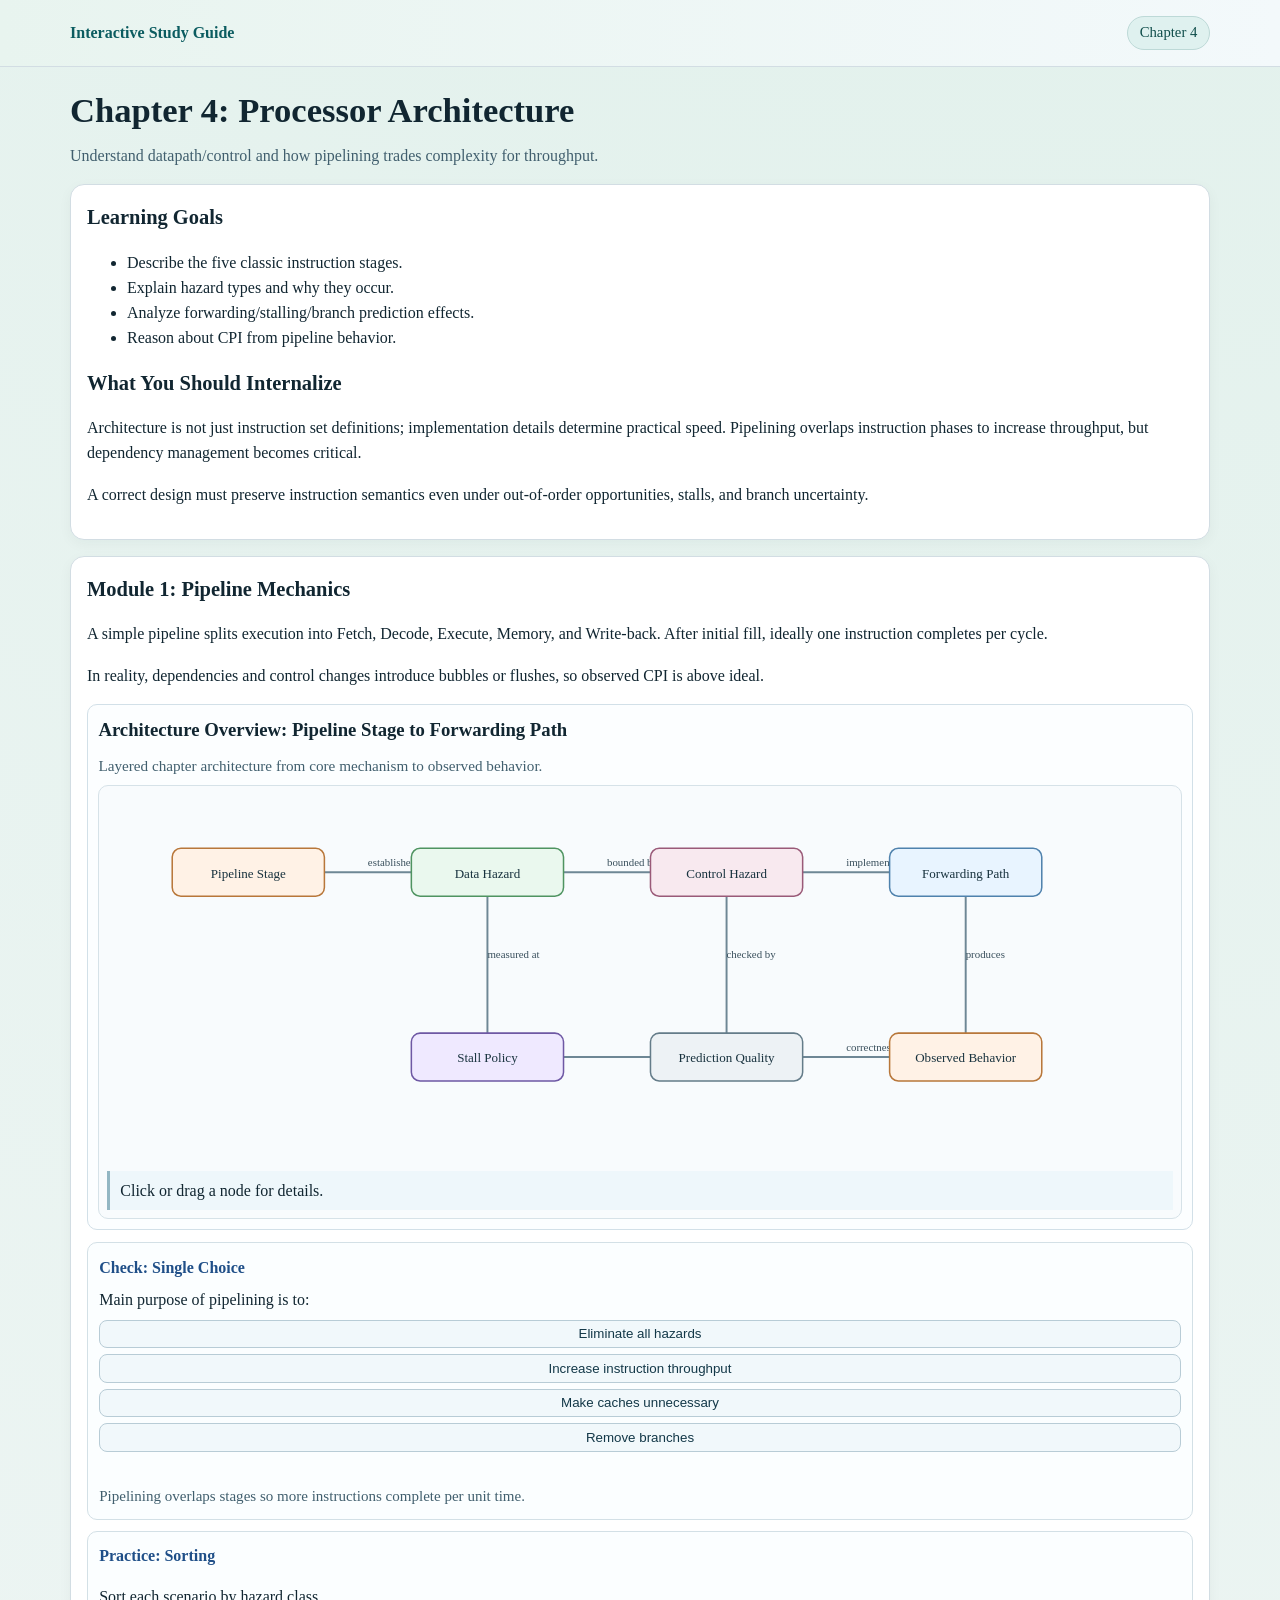
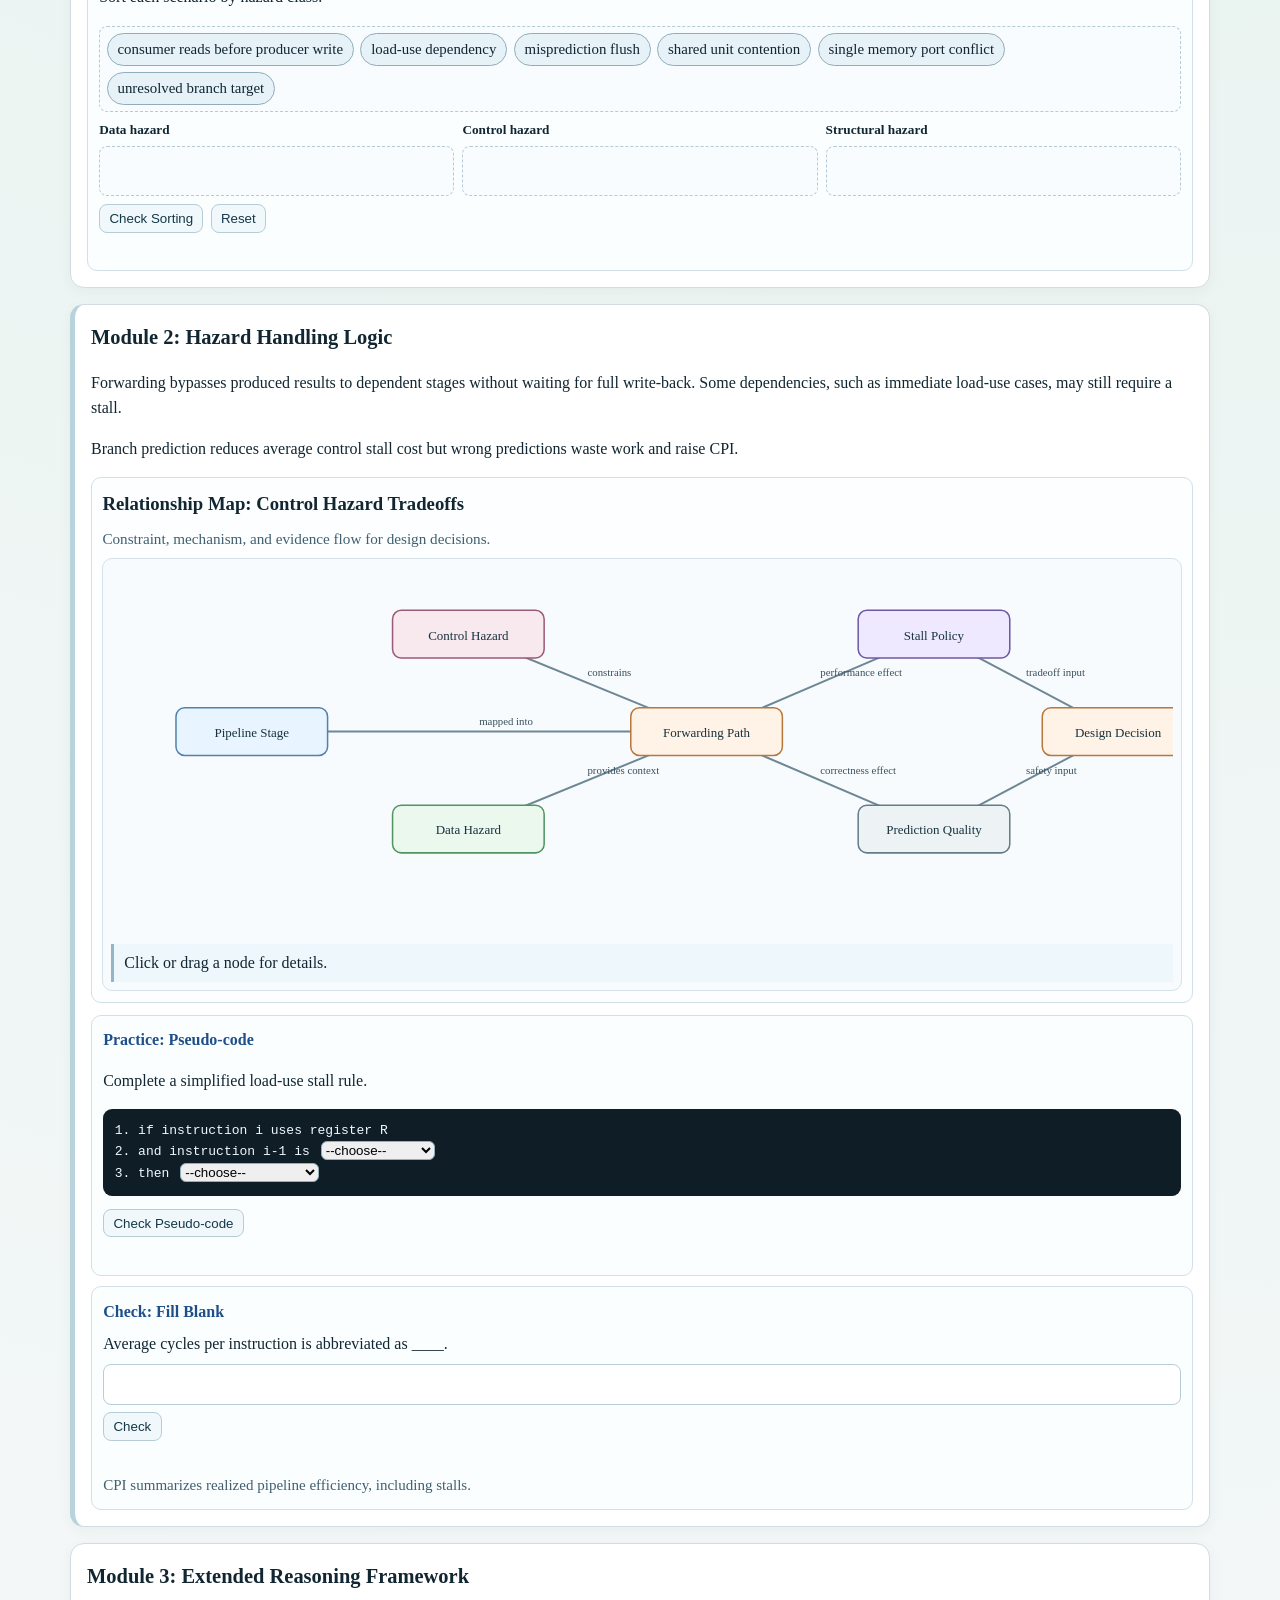
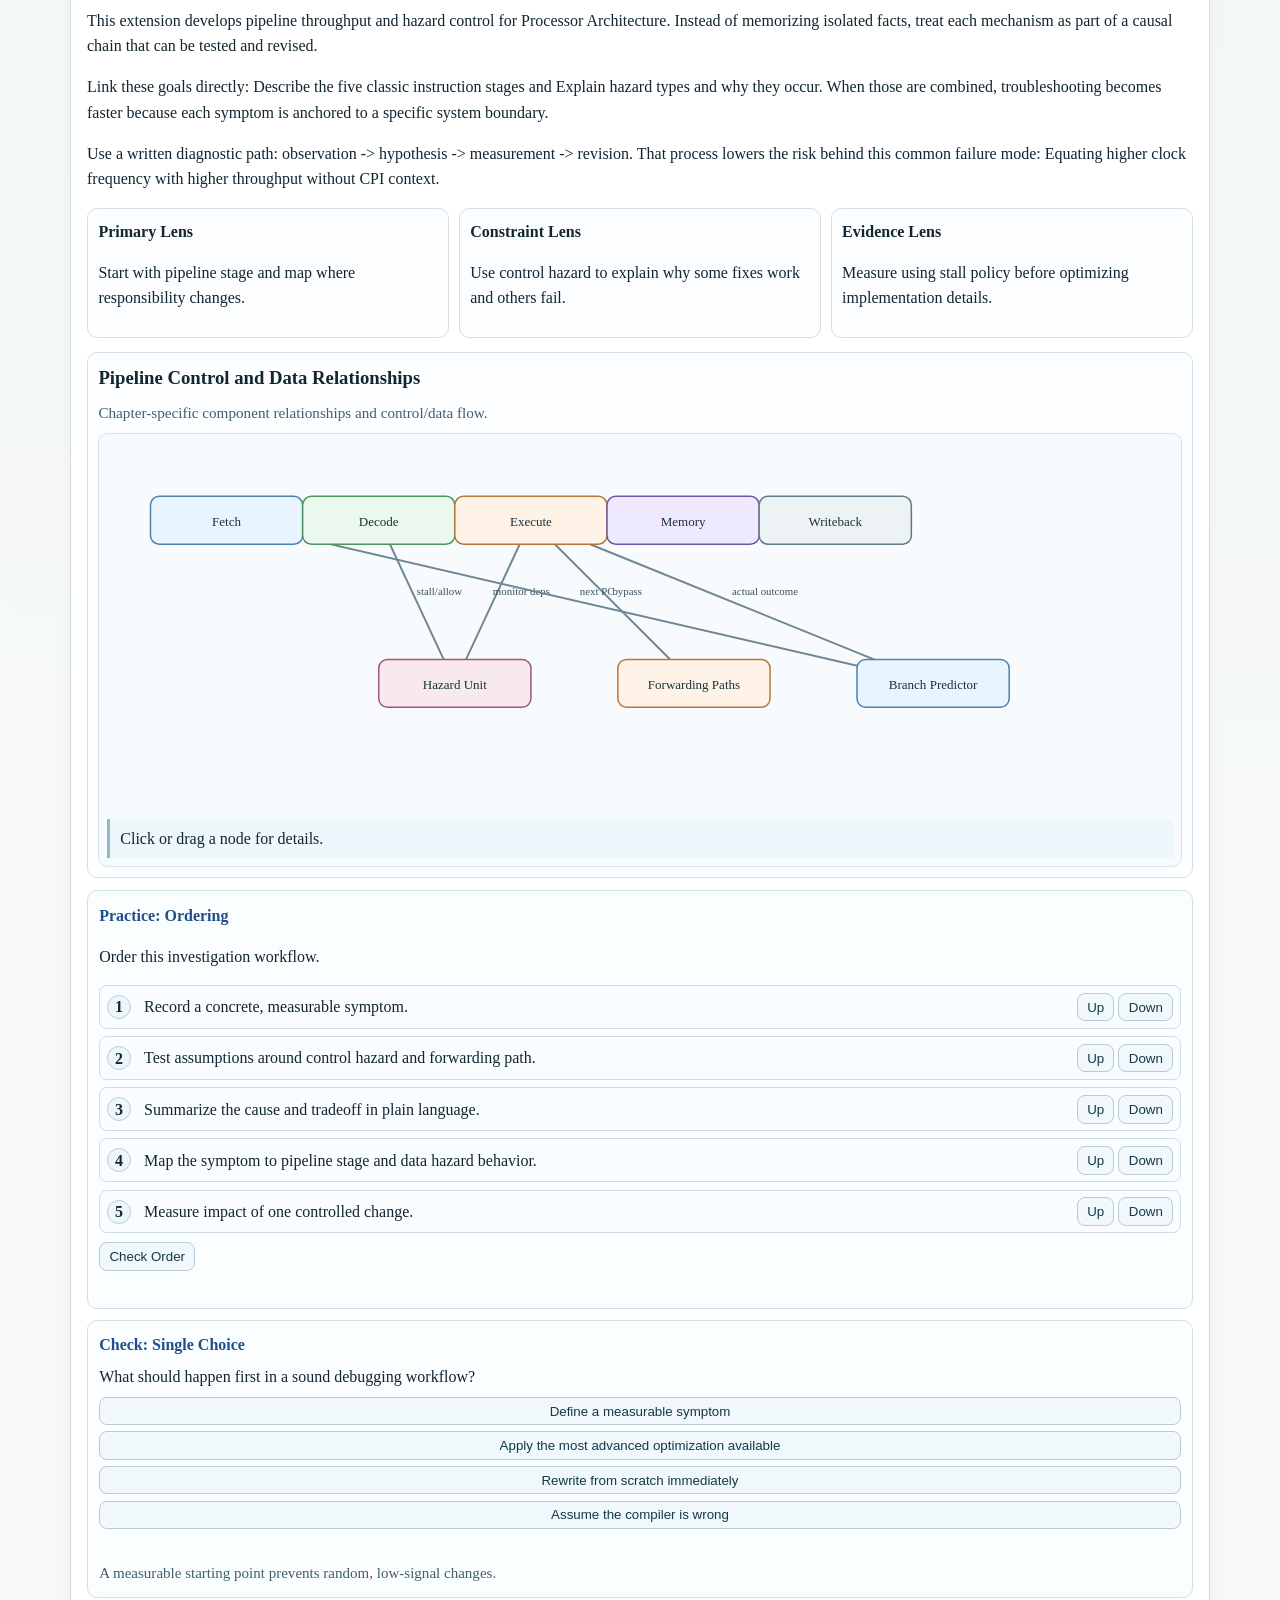
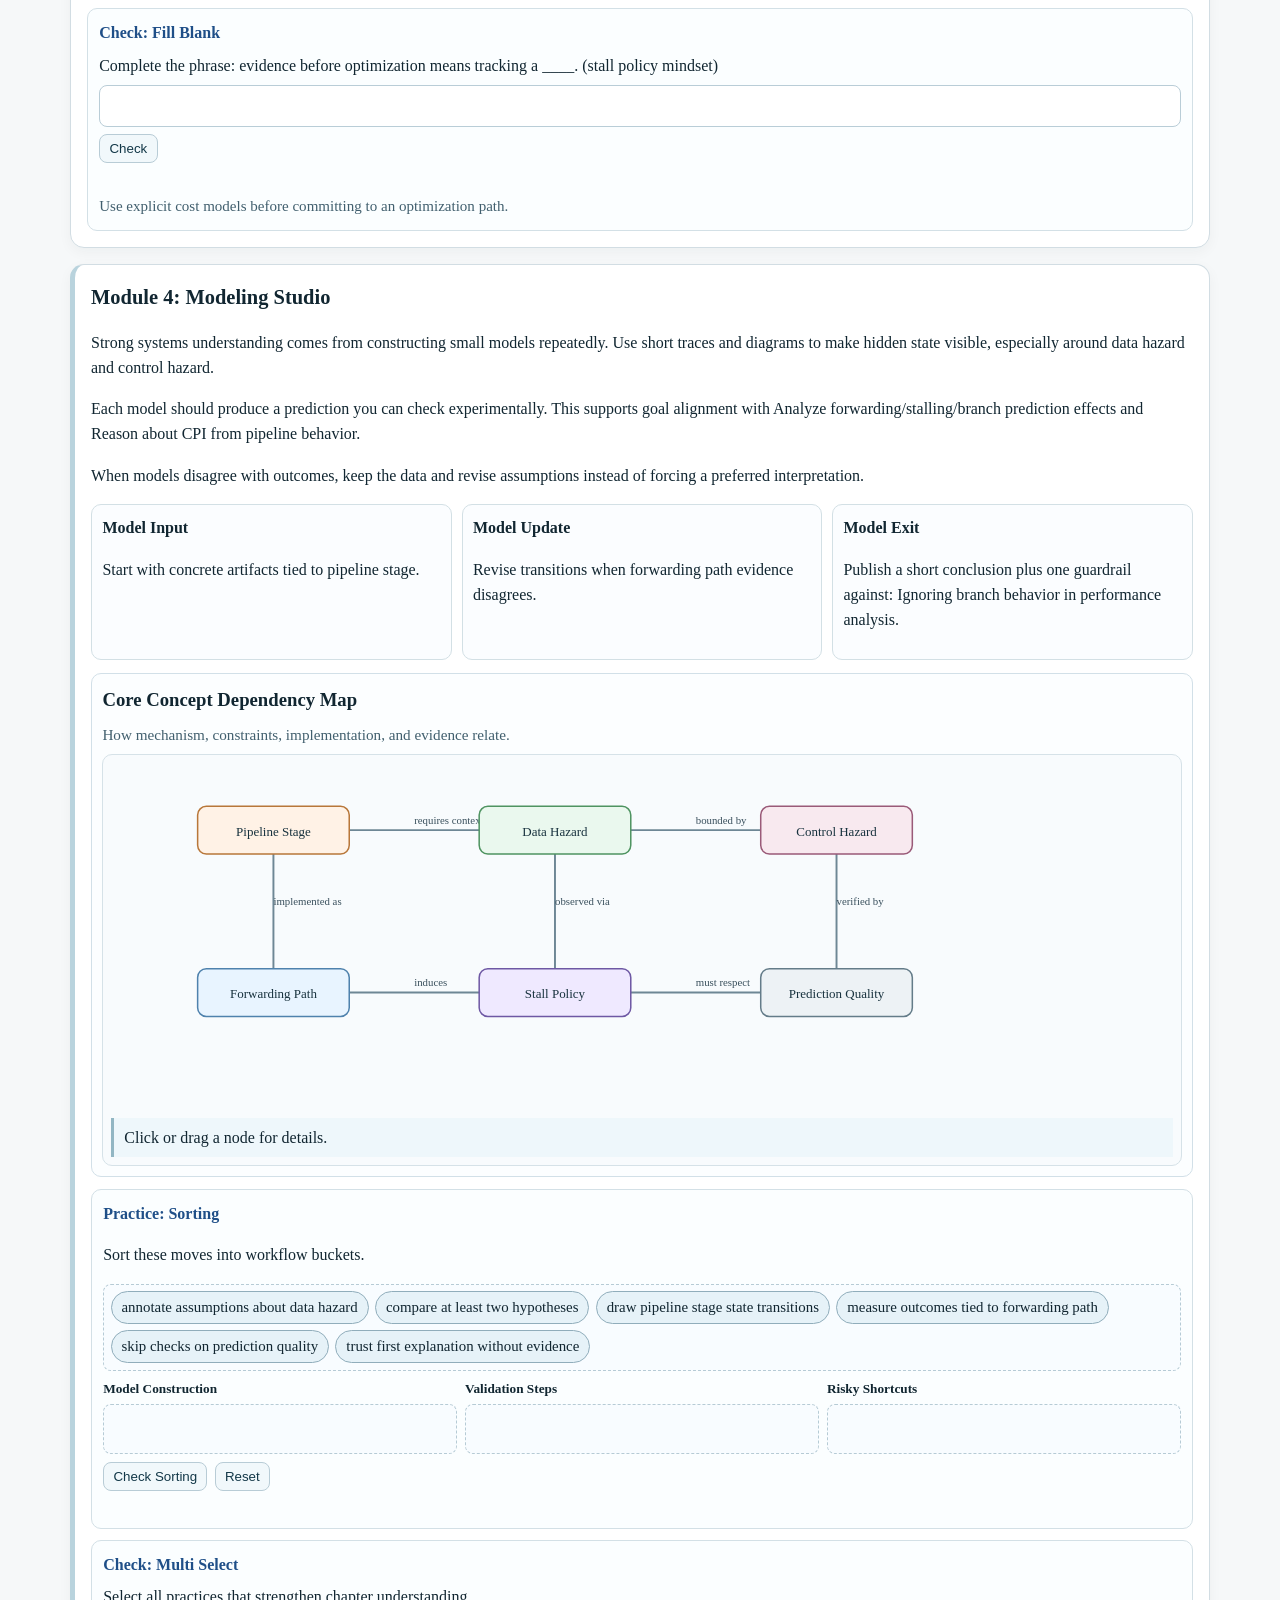
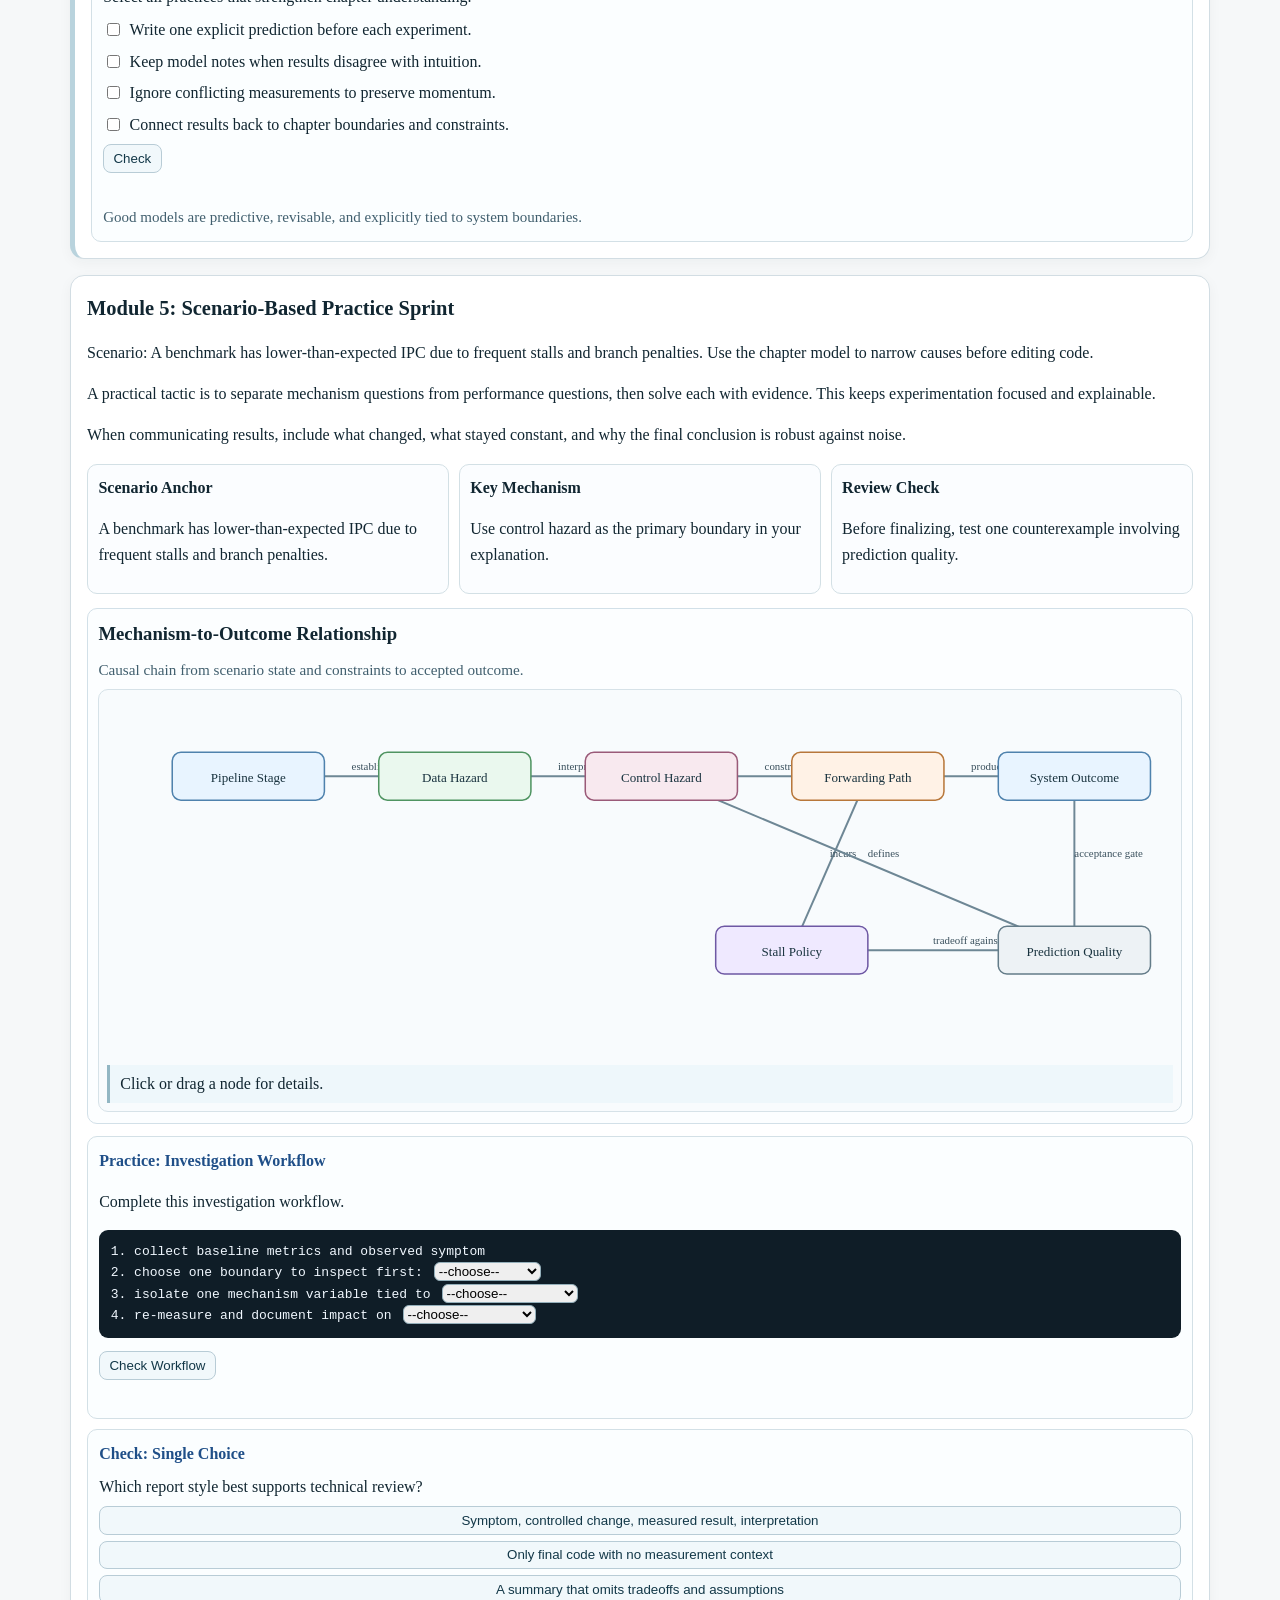
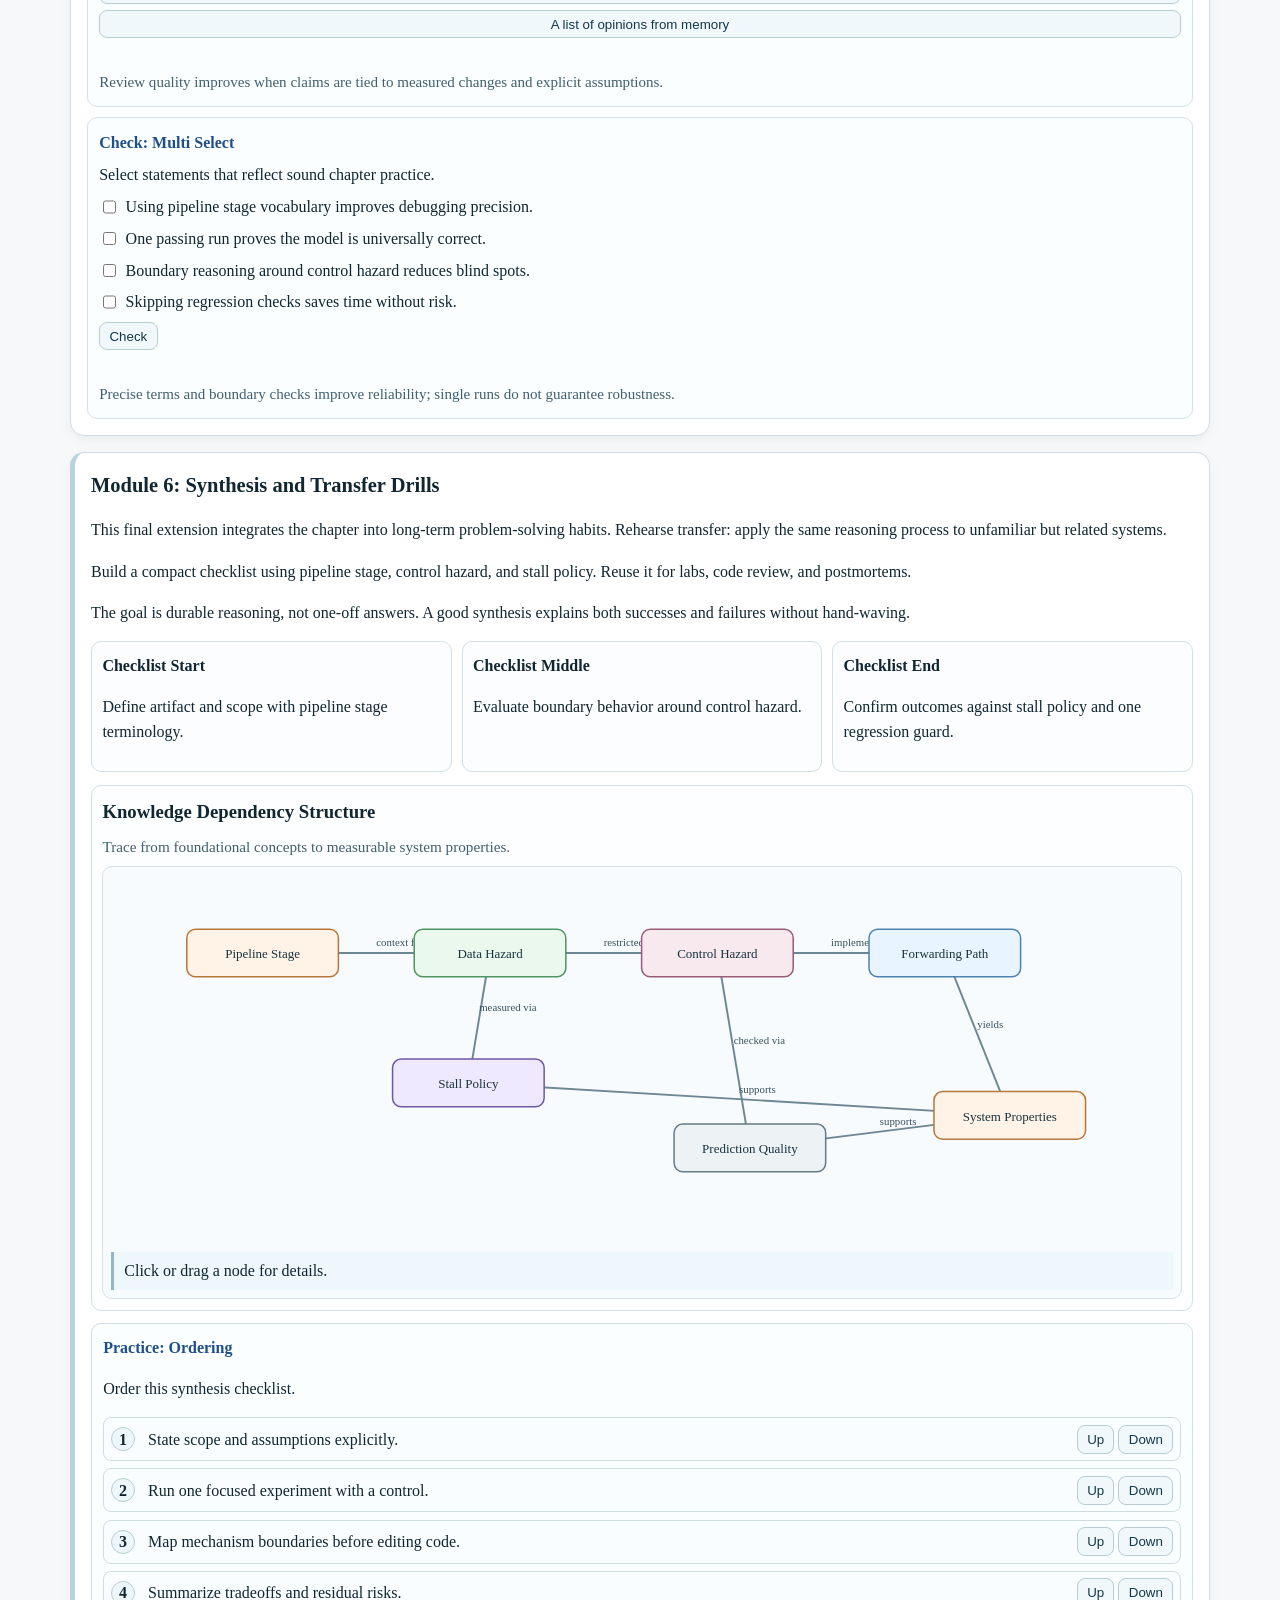
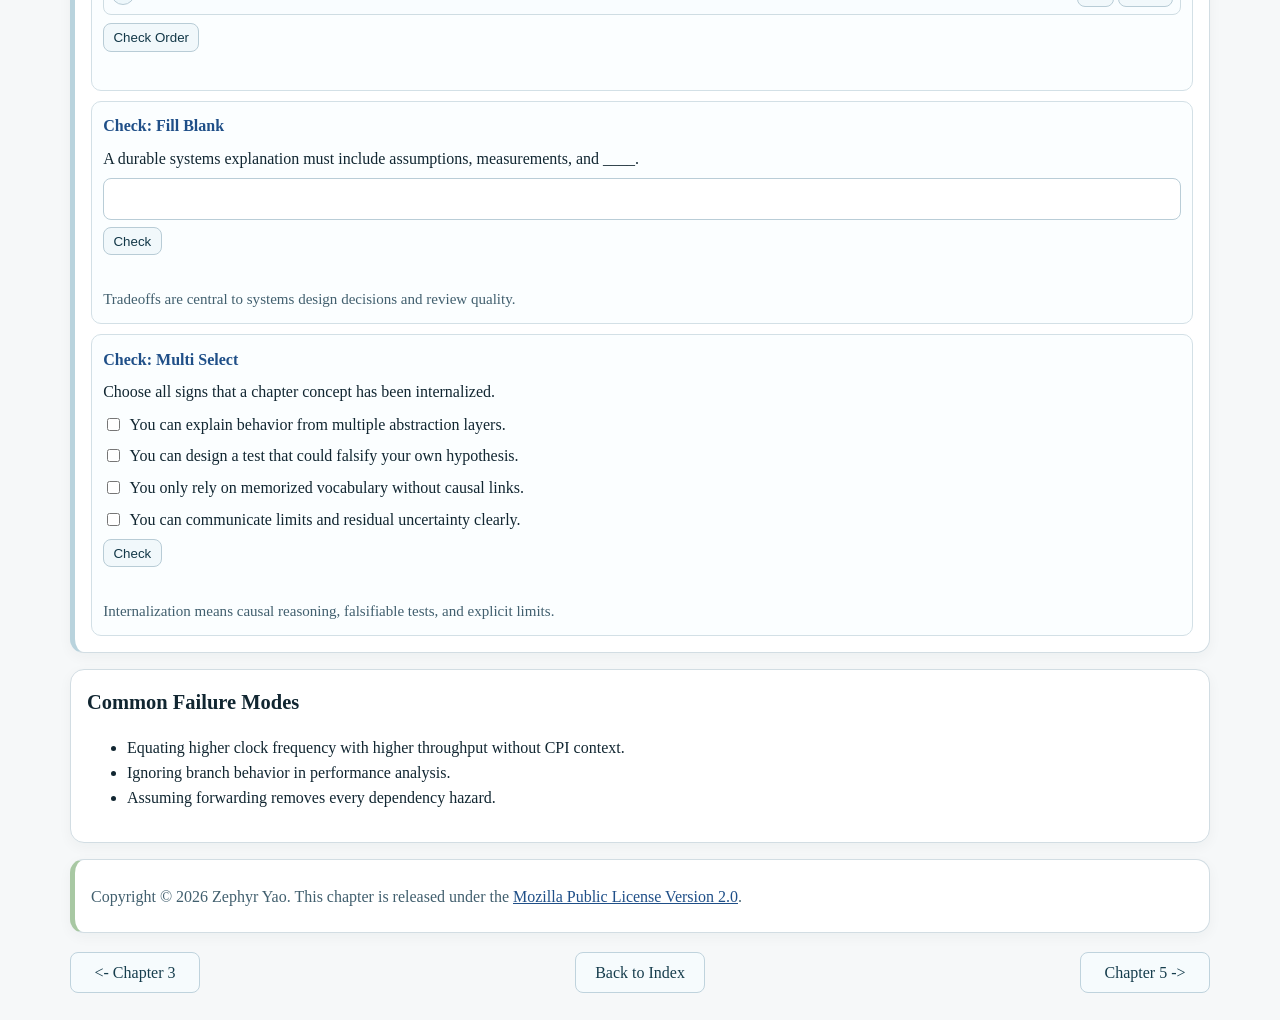
<file: chapter-04.html>
<!doctype html>
<html lang="en">
<head>
  <meta charset="utf-8" />
  <meta name="viewport" content="width=device-width, initial-scale=1" />
  <title>Interactive Systems Study Guide - Chapter 4</title>
  <link rel="stylesheet" href="styles.css" />
</head>
<body>
<header class="site-header">
  <div class="wrap">
    <a class="home-link" href="index.html">Interactive Study Guide</a>
    <span class="chapter-pill">Chapter 4</span>
  </div>
</header>

<main class="wrap chapter-page" data-chapter="4">
  <section class="hero">
    <h1>Chapter 4: Processor Architecture</h1>
    <p class="hero-sub">Understand datapath/control and how pipelining trades complexity for throughput.</p>
  </section>

  <section class="intro-block">
    <h2>Learning Goals</h2>
    <ul><li>Describe the five classic instruction stages.</li><li>Explain hazard types and why they occur.</li><li>Analyze forwarding/stalling/branch prediction effects.</li><li>Reason about CPI from pipeline behavior.</li></ul>
    <h2>What You Should Internalize</h2>
    <p>Architecture is not just instruction set definitions; implementation details determine practical speed. Pipelining overlaps instruction phases to increase throughput, but dependency management becomes critical.</p><p>A correct design must preserve instruction semantics even under out-of-order opportunities, stalls, and branch uncertainty.</p>
  </section>

  <section class="module-block"><h2>Module 1: Pipeline Mechanics</h2><p>A simple pipeline splits execution into Fetch, Decode, Execute, Memory, and Write-back. After initial fill, ideally one instruction completes per cycle.</p><p>In reality, dependencies and control changes introduce bubbles or flushes, so observed CPI is above ideal.</p><section class="diagram-block"><h3>Architecture Overview: Pipeline Stage to Forwarding Path</h3><p class="diagram-caption">Layered chapter architecture from core mechanism to observed behavior.</p><div class="diagram-wrap"><svg viewBox="0 0 980 340" role="img" aria-label="Architecture Overview: Pipeline Stage to Forwarding Path"><defs><marker id="arrow-4-1-1" viewBox="0 0 10 10" refX="9" refY="5" markerWidth="6" markerHeight="6" orient="auto-start-reverse"><path d="M 0 0 L 10 5 L 0 10 z"></path></marker></defs><line x1="130" y1="72" x2="350" y2="72" class="diag-edge" data-src="core" data-dst="state" marker-end="url(#arrow-4-1-1)"></line><text x="240" y="66" class="diag-edge-label" data-src="core" data-dst="state">establishes</text><line x1="350" y1="72" x2="570" y2="72" class="diag-edge" data-src="state" data-dst="bound" marker-end="url(#arrow-4-1-1)"></line><text x="460" y="66" class="diag-edge-label" data-src="state" data-dst="bound">bounded by</text><line x1="570" y1="72" x2="790" y2="72" class="diag-edge" data-src="bound" data-dst="impl" marker-end="url(#arrow-4-1-1)"></line><text x="680" y="66" class="diag-edge-label" data-src="bound" data-dst="impl">implemented via</text><line x1="350" y1="72" x2="350" y2="242" class="diag-edge" data-src="state" data-dst="perf" marker-end="url(#arrow-4-1-1)"></line><text x="350" y="151" class="diag-edge-label" data-src="state" data-dst="perf">measured at</text><line x1="570" y1="72" x2="570" y2="242" class="diag-edge" data-src="bound" data-dst="corr" marker-end="url(#arrow-4-1-1)"></line><text x="570" y="151" class="diag-edge-label" data-src="bound" data-dst="corr">checked by</text><line x1="790" y1="72" x2="790" y2="242" class="diag-edge" data-src="impl" data-dst="out" marker-end="url(#arrow-4-1-1)"></line><text x="790" y="151" class="diag-edge-label" data-src="impl" data-dst="out">produces</text><line x1="350" y1="242" x2="790" y2="242" class="diag-edge" data-src="perf" data-dst="out" marker-end="url(#arrow-4-1-1)"></line><text x="570" y="236" class="diag-edge-label" data-src="perf" data-dst="out">cost signal</text><line x1="570" y1="242" x2="790" y2="242" class="diag-edge" data-src="corr" data-dst="out" marker-end="url(#arrow-4-1-1)"></line><text x="680" y="236" class="diag-edge-label" data-src="corr" data-dst="out">correctness signal</text><g class="diag-node kind-kernel" tabindex="0" data-node-id="core" data-x="60" data-y="50" data-detail="Core mechanism: pipeline stage." transform="translate(60 50)"><rect x="0" y="0" width="140" height="44" rx="8"></rect><text x="70" y="27" text-anchor="middle">Pipeline Stage</text></g><g class="diag-node kind-user" tabindex="0" data-node-id="state" data-x="280" data-y="50" data-detail="State/control context: data hazard." transform="translate(280 50)"><rect x="0" y="0" width="140" height="44" rx="8"></rect><text x="70" y="27" text-anchor="middle">Data Hazard</text></g><g class="diag-node kind-boundary" tabindex="0" data-node-id="bound" data-x="500" data-y="50" data-detail="Boundary/constraint concept: control hazard." transform="translate(500 50)"><rect x="0" y="0" width="140" height="44" rx="8"></rect><text x="70" y="27" text-anchor="middle">Control Hazard</text></g><g class="diag-node kind-tool" tabindex="0" data-node-id="impl" data-x="720" data-y="50" data-detail="Implementation mechanism: forwarding path." transform="translate(720 50)"><rect x="0" y="0" width="140" height="44" rx="8"></rect><text x="70" y="27" text-anchor="middle">Forwarding Path</text></g><g class="diag-node kind-hardware" tabindex="0" data-node-id="perf" data-x="280" data-y="220" data-detail="Performance/cost signal: stall policy." transform="translate(280 220)"><rect x="0" y="0" width="140" height="44" rx="8"></rect><text x="70" y="27" text-anchor="middle">Stall Policy</text></g><g class="diag-node kind-neutral" tabindex="0" data-node-id="corr" data-x="500" data-y="220" data-detail="Correctness/invariant signal: prediction quality." transform="translate(500 220)"><rect x="0" y="0" width="140" height="44" rx="8"></rect><text x="70" y="27" text-anchor="middle">Prediction Quality</text></g><g class="diag-node kind-kernel" tabindex="0" data-node-id="out" data-x="720" data-y="220" data-detail="Externally visible chapter outcome." transform="translate(720 220)"><rect x="0" y="0" width="140" height="44" rx="8"></rect><text x="70" y="27" text-anchor="middle">Observed Behavior</text></g></svg><p class="diagram-output">Click or drag a node for details.</p></div></section><div class="activity-grid"><article class="activity single-check"><h4>Check: Single Choice</h4><p class="question">Main purpose of pipelining is to:</p><div class="choices"><button type="button" class="choice" data-correct="false">Eliminate all hazards</button><button type="button" class="choice" data-correct="true">Increase instruction throughput</button><button type="button" class="choice" data-correct="false">Make caches unnecessary</button><button type="button" class="choice" data-correct="false">Remove branches</button></div><p class="feedback" aria-live="polite"></p><p class="explain">Pipelining overlaps stages so more instructions complete per unit time.</p></article><article class="activity drag-task"><h4>Practice: Sorting</h4><p>Sort each scenario by hazard class.</p><div class="drag-pool"><div class="drag-item" draggable="true" data-value="consumer reads before producer write">consumer reads before producer write</div><div class="drag-item" draggable="true" data-value="load-use dependency">load-use dependency</div><div class="drag-item" draggable="true" data-value="misprediction flush">misprediction flush</div><div class="drag-item" draggable="true" data-value="shared unit contention">shared unit contention</div><div class="drag-item" draggable="true" data-value="single memory port conflict">single memory port conflict</div><div class="drag-item" draggable="true" data-value="unresolved branch target">unresolved branch target</div></div><div class="drop-grid"><div class="drop-col"><h5>Data hazard</h5><div class="drop-zone" data-answers="load-use dependency|consumer reads before producer write"></div></div><div class="drop-col"><h5>Control hazard</h5><div class="drop-zone" data-answers="unresolved branch target|misprediction flush"></div></div><div class="drop-col"><h5>Structural hazard</h5><div class="drop-zone" data-answers="single memory port conflict|shared unit contention"></div></div></div><div class="task-actions"><button type="button" class="check-drag">Check Sorting</button><button type="button" class="reset-drag">Reset</button></div><p class="feedback" aria-live="polite"></p></article></div></section><section class="module-block alt"><h2>Module 2: Hazard Handling Logic</h2><p>Forwarding bypasses produced results to dependent stages without waiting for full write-back. Some dependencies, such as immediate load-use cases, may still require a stall.</p><p>Branch prediction reduces average control stall cost but wrong predictions waste work and raise CPI.</p><section class="diagram-block"><h3>Relationship Map: Control Hazard Tradeoffs</h3><p class="diagram-caption">Constraint, mechanism, and evidence flow for design decisions.</p><div class="diagram-wrap"><svg viewBox="0 0 980 340" role="img" aria-label="Relationship Map: Control Hazard Tradeoffs"><defs><marker id="arrow-4-2-1" viewBox="0 0 10 10" refX="9" refY="5" markerWidth="6" markerHeight="6" orient="auto-start-reverse"><path d="M 0 0 L 10 5 L 0 10 z"></path></marker></defs><line x1="130" y1="152" x2="550" y2="152" class="diag-edge" data-src="src" data-dst="mech" marker-end="url(#arrow-4-2-1)"></line><text x="340" y="146" class="diag-edge-label" data-src="src" data-dst="mech">mapped into</text><line x1="330" y1="62" x2="550" y2="152" class="diag-edge" data-src="rule" data-dst="mech" marker-end="url(#arrow-4-2-1)"></line><text x="440" y="101" class="diag-edge-label" data-src="rule" data-dst="mech">constrains</text><line x1="330" y1="242" x2="550" y2="152" class="diag-edge" data-src="ctx" data-dst="mech" marker-end="url(#arrow-4-2-1)"></line><text x="440" y="191" class="diag-edge-label" data-src="ctx" data-dst="mech">provides context</text><line x1="550" y1="152" x2="760" y2="62" class="diag-edge" data-src="mech" data-dst="perf" marker-end="url(#arrow-4-2-1)"></line><text x="655" y="101" class="diag-edge-label" data-src="mech" data-dst="perf">performance effect</text><line x1="550" y1="152" x2="760" y2="242" class="diag-edge" data-src="mech" data-dst="corr" marker-end="url(#arrow-4-2-1)"></line><text x="655" y="191" class="diag-edge-label" data-src="mech" data-dst="corr">correctness effect</text><line x1="760" y1="62" x2="930" y2="152" class="diag-edge" data-src="perf" data-dst="dec" marker-end="url(#arrow-4-2-1)"></line><text x="845" y="101" class="diag-edge-label" data-src="perf" data-dst="dec">tradeoff input</text><line x1="760" y1="242" x2="930" y2="152" class="diag-edge" data-src="corr" data-dst="dec" marker-end="url(#arrow-4-2-1)"></line><text x="845" y="191" class="diag-edge-label" data-src="corr" data-dst="dec">safety input</text><g class="diag-node kind-tool" tabindex="0" data-node-id="src" data-x="60" data-y="130" data-detail="Input artifact or focal mechanism: pipeline stage." transform="translate(60 130)"><rect x="0" y="0" width="140" height="44" rx="8"></rect><text x="70" y="27" text-anchor="middle">Pipeline Stage</text></g><g class="diag-node kind-boundary" tabindex="0" data-node-id="rule" data-x="260" data-y="40" data-detail="Constraint layer: control hazard." transform="translate(260 40)"><rect x="0" y="0" width="140" height="44" rx="8"></rect><text x="70" y="27" text-anchor="middle">Control Hazard</text></g><g class="diag-node kind-user" tabindex="0" data-node-id="ctx" data-x="260" data-y="220" data-detail="Context/state layer: data hazard." transform="translate(260 220)"><rect x="0" y="0" width="140" height="44" rx="8"></rect><text x="70" y="27" text-anchor="middle">Data Hazard</text></g><g class="diag-node kind-kernel" tabindex="0" data-node-id="mech" data-x="480" data-y="130" data-detail="Operational mechanism: forwarding path." transform="translate(480 130)"><rect x="0" y="0" width="140" height="44" rx="8"></rect><text x="70" y="27" text-anchor="middle">Forwarding Path</text></g><g class="diag-node kind-hardware" tabindex="0" data-node-id="perf" data-x="690" data-y="40" data-detail="Performance evidence: stall policy." transform="translate(690 40)"><rect x="0" y="0" width="140" height="44" rx="8"></rect><text x="70" y="27" text-anchor="middle">Stall Policy</text></g><g class="diag-node kind-neutral" tabindex="0" data-node-id="corr" data-x="690" data-y="220" data-detail="Correctness evidence: prediction quality." transform="translate(690 220)"><rect x="0" y="0" width="140" height="44" rx="8"></rect><text x="70" y="27" text-anchor="middle">Prediction Quality</text></g><g class="diag-node kind-kernel" tabindex="0" data-node-id="dec" data-x="860" data-y="130" data-detail="Balanced conclusion from performance and correctness signals." transform="translate(860 130)"><rect x="0" y="0" width="140" height="44" rx="8"></rect><text x="70" y="27" text-anchor="middle">Design Decision</text></g></svg><p class="diagram-output">Click or drag a node for details.</p></div></section><div class="activity-grid"><article class="activity pseudo-task"><h4>Practice: Pseudo-code</h4><p>Complete a simplified load-use stall rule.</p><pre><code>1. if instruction i uses register R
2. and instruction i-1 is <select class="pseudo-select" data-answer="a load writing R" aria-label="Pseudo blank 1"><option value="">--choose--</option><option value="a load writing R">a load writing R</option><option value="a nop">a nop</option><option value="a syscall">a syscall</option></select>
3. then <select class="pseudo-select" data-answer="insert one bubble" aria-label="Pseudo blank 2"><option value="">--choose--</option><option value="insert one bubble">insert one bubble</option><option value="flush whole pipeline">flush whole pipeline</option><option value="skip instruction i">skip instruction i</option></select></code></pre><button type="button" class="check-pseudo">Check Pseudo-code</button><p class="feedback" aria-live="polite"></p></article><article class="activity blank-check"><h4>Check: Fill Blank</h4><p class="question">Average cycles per instruction is abbreviated as ____.</p><input type="text" class="blank-input" data-answers="cpi" /><button type="button" class="check-blank">Check</button><p class="feedback" aria-live="polite"></p><p class="explain">CPI summarizes realized pipeline efficiency, including stalls.</p></article></div></section><section class="module-block"><h2>Module 3: Extended Reasoning Framework</h2><p>This extension develops pipeline throughput and hazard control for Processor Architecture. Instead of memorizing isolated facts, treat each mechanism as part of a causal chain that can be tested and revised.</p><p>Link these goals directly: Describe the five classic instruction stages and Explain hazard types and why they occur. When those are combined, troubleshooting becomes faster because each symptom is anchored to a specific system boundary.</p><p>Use a written diagnostic path: observation -&gt; hypothesis -&gt; measurement -&gt; revision. That process lowers the risk behind this common failure mode: Equating higher clock frequency with higher throughput without CPI context.</p><div class="knowledge-grid"><article class="knowledge-card"><h4>Primary Lens</h4><p>Start with pipeline stage and map where responsibility changes.</p></article><article class="knowledge-card"><h4>Constraint Lens</h4><p>Use control hazard to explain why some fixes work and others fail.</p></article><article class="knowledge-card"><h4>Evidence Lens</h4><p>Measure using stall policy before optimizing implementation details.</p></article></div><section class="diagram-block"><h3>Pipeline Control and Data Relationships</h3><p class="diagram-caption">Chapter-specific component relationships and control/data flow.</p><div class="diagram-wrap"><svg viewBox="0 0 980 340" role="img" aria-label="Pipeline Control and Data Relationships"><defs><marker id="arrow-4-3-1" viewBox="0 0 10 10" refX="9" refY="5" markerWidth="6" markerHeight="6" orient="auto-start-reverse"><path d="M 0 0 L 10 5 L 0 10 z"></path></marker></defs><line x1="110" y1="72" x2="250" y2="72" class="diag-edge" data-src="f" data-dst="d" marker-end="url(#arrow-4-3-1)"></line><text x="180" y="66" class="diag-edge-label" data-src="f" data-dst="d">pipeline</text><line x1="250" y1="72" x2="390" y2="72" class="diag-edge" data-src="d" data-dst="x" marker-end="url(#arrow-4-3-1)"></line><text x="320" y="66" class="diag-edge-label" data-src="d" data-dst="x">pipeline</text><line x1="390" y1="72" x2="530" y2="72" class="diag-edge" data-src="x" data-dst="m" marker-end="url(#arrow-4-3-1)"></line><text x="460" y="66" class="diag-edge-label" data-src="x" data-dst="m">pipeline</text><line x1="530" y1="72" x2="670" y2="72" class="diag-edge" data-src="m" data-dst="w" marker-end="url(#arrow-4-3-1)"></line><text x="600" y="66" class="diag-edge-label" data-src="m" data-dst="w">pipeline</text><line x1="320" y1="222" x2="250" y2="72" class="diag-edge" data-src="hz" data-dst="d" marker-end="url(#arrow-4-3-1)"></line><text x="285" y="141" class="diag-edge-label" data-src="hz" data-dst="d">stall/allow</text><line x1="320" y1="222" x2="390" y2="72" class="diag-edge" data-src="hz" data-dst="x" marker-end="url(#arrow-4-3-1)"></line><text x="355" y="141" class="diag-edge-label" data-src="hz" data-dst="x">monitor deps</text><line x1="540" y1="222" x2="390" y2="72" class="diag-edge" data-src="fw" data-dst="x" marker-end="url(#arrow-4-3-1)"></line><text x="465" y="141" class="diag-edge-label" data-src="fw" data-dst="x">bypass</text><line x1="390" y1="72" x2="760" y2="222" class="diag-edge" data-src="x" data-dst="bp" marker-end="url(#arrow-4-3-1)"></line><text x="575" y="141" class="diag-edge-label" data-src="x" data-dst="bp">actual outcome</text><line x1="760" y1="222" x2="110" y2="72" class="diag-edge" data-src="bp" data-dst="f" marker-end="url(#arrow-4-3-1)"></line><text x="435" y="141" class="diag-edge-label" data-src="bp" data-dst="f">next PC</text><g class="diag-node kind-tool" tabindex="0" data-node-id="f" data-x="40" data-y="50" data-detail="Read instruction bytes and predicted PC." transform="translate(40 50)"><rect x="0" y="0" width="140" height="44" rx="8"></rect><text x="70" y="27" text-anchor="middle">Fetch</text></g><g class="diag-node kind-user" tabindex="0" data-node-id="d" data-x="180" data-y="50" data-detail="Parse opcode and source operands." transform="translate(180 50)"><rect x="0" y="0" width="140" height="44" rx="8"></rect><text x="70" y="27" text-anchor="middle">Decode</text></g><g class="diag-node kind-kernel" tabindex="0" data-node-id="x" data-x="320" data-y="50" data-detail="ALU/branch condition evaluation." transform="translate(320 50)"><rect x="0" y="0" width="140" height="44" rx="8"></rect><text x="70" y="27" text-anchor="middle">Execute</text></g><g class="diag-node kind-hardware" tabindex="0" data-node-id="m" data-x="460" data-y="50" data-detail="Read/write memory stage." transform="translate(460 50)"><rect x="0" y="0" width="140" height="44" rx="8"></rect><text x="70" y="27" text-anchor="middle">Memory</text></g><g class="diag-node kind-neutral" tabindex="0" data-node-id="w" data-x="600" data-y="50" data-detail="Commit result to register file." transform="translate(600 50)"><rect x="0" y="0" width="140" height="44" rx="8"></rect><text x="70" y="27" text-anchor="middle">Writeback</text></g><g class="diag-node kind-boundary" tabindex="0" data-node-id="hz" data-x="250" data-y="200" data-detail="Detect data/control dependencies." transform="translate(250 200)"><rect x="0" y="0" width="140" height="44" rx="8"></rect><text x="70" y="27" text-anchor="middle">Hazard Unit</text></g><g class="diag-node kind-kernel" tabindex="0" data-node-id="fw" data-x="470" data-y="200" data-detail="Bypass data to reduce stalls." transform="translate(470 200)"><rect x="0" y="0" width="140" height="44" rx="8"></rect><text x="70" y="27" text-anchor="middle">Forwarding Paths</text></g><g class="diag-node kind-tool" tabindex="0" data-node-id="bp" data-x="690" data-y="200" data-detail="Speculate next fetch address." transform="translate(690 200)"><rect x="0" y="0" width="140" height="44" rx="8"></rect><text x="70" y="27" text-anchor="middle">Branch Predictor</text></g></svg><p class="diagram-output">Click or drag a node for details.</p></div></section><div class="activity-grid"><article class="activity sequence-task"><h4>Practice: Ordering</h4><p>Order this investigation workflow.</p><ul class="sequence-list"><li data-correct="1"><span class="order-num"></span><span class="order-text">Record a concrete, measurable symptom.</span><div class="order-actions"><button type="button" class="move-up">Up</button><button type="button" class="move-down">Down</button></div></li><li data-correct="3"><span class="order-num"></span><span class="order-text">Test assumptions around control hazard and forwarding path.</span><div class="order-actions"><button type="button" class="move-up">Up</button><button type="button" class="move-down">Down</button></div></li><li data-correct="5"><span class="order-num"></span><span class="order-text">Summarize the cause and tradeoff in plain language.</span><div class="order-actions"><button type="button" class="move-up">Up</button><button type="button" class="move-down">Down</button></div></li><li data-correct="2"><span class="order-num"></span><span class="order-text">Map the symptom to pipeline stage and data hazard behavior.</span><div class="order-actions"><button type="button" class="move-up">Up</button><button type="button" class="move-down">Down</button></div></li><li data-correct="4"><span class="order-num"></span><span class="order-text">Measure impact of one controlled change.</span><div class="order-actions"><button type="button" class="move-up">Up</button><button type="button" class="move-down">Down</button></div></li></ul><button type="button" class="check-sequence">Check Order</button><p class="feedback" aria-live="polite"></p></article><article class="activity single-check"><h4>Check: Single Choice</h4><p class="question">What should happen first in a sound debugging workflow?</p><div class="choices"><button type="button" class="choice" data-correct="true">Define a measurable symptom</button><button type="button" class="choice" data-correct="false">Apply the most advanced optimization available</button><button type="button" class="choice" data-correct="false">Rewrite from scratch immediately</button><button type="button" class="choice" data-correct="false">Assume the compiler is wrong</button></div><p class="feedback" aria-live="polite"></p><p class="explain">A measurable starting point prevents random, low-signal changes.</p></article><article class="activity blank-check"><h4>Check: Fill Blank</h4><p class="question">Complete the phrase: evidence before optimization means tracking a ____. (stall policy mindset)</p><input type="text" class="blank-input" data-answers="stall|stall policy" /><button type="button" class="check-blank">Check</button><p class="feedback" aria-live="polite"></p><p class="explain">Use explicit cost models before committing to an optimization path.</p></article></div></section><section class="module-block alt"><h2>Module 4: Modeling Studio</h2><p>Strong systems understanding comes from constructing small models repeatedly. Use short traces and diagrams to make hidden state visible, especially around data hazard and control hazard.</p><p>Each model should produce a prediction you can check experimentally. This supports goal alignment with Analyze forwarding/stalling/branch prediction effects and Reason about CPI from pipeline behavior.</p><p>When models disagree with outcomes, keep the data and revise assumptions instead of forcing a preferred interpretation.</p><div class="knowledge-grid"><article class="knowledge-card"><h4>Model Input</h4><p>Start with concrete artifacts tied to pipeline stage.</p></article><article class="knowledge-card"><h4>Model Update</h4><p>Revise transitions when forwarding path evidence disagrees.</p></article><article class="knowledge-card"><h4>Model Exit</h4><p>Publish a short conclusion plus one guardrail against: Ignoring branch behavior in performance analysis.</p></article></div><section class="diagram-block"><h3>Core Concept Dependency Map</h3><p class="diagram-caption">How mechanism, constraints, implementation, and evidence relate.</p><div class="diagram-wrap"><svg viewBox="0 0 980 320" role="img" aria-label="Core Concept Dependency Map"><defs><marker id="arrow-4-4-1" viewBox="0 0 10 10" refX="9" refY="5" markerWidth="6" markerHeight="6" orient="auto-start-reverse"><path d="M 0 0 L 10 5 L 0 10 z"></path></marker></defs><line x1="150" y1="62" x2="410" y2="62" class="diag-edge" data-src="t0" data-dst="t1" marker-end="url(#arrow-4-4-1)"></line><text x="280" y="56" class="diag-edge-label" data-src="t0" data-dst="t1">requires context</text><line x1="410" y1="62" x2="670" y2="62" class="diag-edge" data-src="t1" data-dst="t2" marker-end="url(#arrow-4-4-1)"></line><text x="540" y="56" class="diag-edge-label" data-src="t1" data-dst="t2">bounded by</text><line x1="150" y1="62" x2="150" y2="212" class="diag-edge" data-src="t0" data-dst="t3" marker-end="url(#arrow-4-4-1)"></line><text x="150" y="131" class="diag-edge-label" data-src="t0" data-dst="t3">implemented as</text><line x1="410" y1="62" x2="410" y2="212" class="diag-edge" data-src="t1" data-dst="t4" marker-end="url(#arrow-4-4-1)"></line><text x="410" y="131" class="diag-edge-label" data-src="t1" data-dst="t4">observed via</text><line x1="670" y1="62" x2="670" y2="212" class="diag-edge" data-src="t2" data-dst="t5" marker-end="url(#arrow-4-4-1)"></line><text x="670" y="131" class="diag-edge-label" data-src="t2" data-dst="t5">verified by</text><line x1="150" y1="212" x2="410" y2="212" class="diag-edge" data-src="t3" data-dst="t4" marker-end="url(#arrow-4-4-1)"></line><text x="280" y="206" class="diag-edge-label" data-src="t3" data-dst="t4">induces</text><line x1="410" y1="212" x2="670" y2="212" class="diag-edge" data-src="t4" data-dst="t5" marker-end="url(#arrow-4-4-1)"></line><text x="540" y="206" class="diag-edge-label" data-src="t4" data-dst="t5">must respect</text><g class="diag-node kind-kernel" tabindex="0" data-node-id="t0" data-x="80" data-y="40" data-detail="Primary mechanism concept: pipeline stage." transform="translate(80 40)"><rect x="0" y="0" width="140" height="44" rx="8"></rect><text x="70" y="27" text-anchor="middle">Pipeline Stage</text></g><g class="diag-node kind-user" tabindex="0" data-node-id="t1" data-x="340" data-y="40" data-detail="State/control context: data hazard." transform="translate(340 40)"><rect x="0" y="0" width="140" height="44" rx="8"></rect><text x="70" y="27" text-anchor="middle">Data Hazard</text></g><g class="diag-node kind-boundary" tabindex="0" data-node-id="t2" data-x="600" data-y="40" data-detail="Constraint boundary: control hazard." transform="translate(600 40)"><rect x="0" y="0" width="140" height="44" rx="8"></rect><text x="70" y="27" text-anchor="middle">Control Hazard</text></g><g class="diag-node kind-tool" tabindex="0" data-node-id="t3" data-x="80" data-y="190" data-detail="Operational implementation concept: forwarding path." transform="translate(80 190)"><rect x="0" y="0" width="140" height="44" rx="8"></rect><text x="70" y="27" text-anchor="middle">Forwarding Path</text></g><g class="diag-node kind-hardware" tabindex="0" data-node-id="t4" data-x="340" data-y="190" data-detail="Performance/cost observation concept: stall policy." transform="translate(340 190)"><rect x="0" y="0" width="140" height="44" rx="8"></rect><text x="70" y="27" text-anchor="middle">Stall Policy</text></g><g class="diag-node kind-neutral" tabindex="0" data-node-id="t5" data-x="600" data-y="190" data-detail="Correctness/invariant check concept: prediction quality." transform="translate(600 190)"><rect x="0" y="0" width="140" height="44" rx="8"></rect><text x="70" y="27" text-anchor="middle">Prediction Quality</text></g></svg><p class="diagram-output">Click or drag a node for details.</p></div></section><div class="activity-grid"><article class="activity drag-task"><h4>Practice: Sorting</h4><p>Sort these moves into workflow buckets.</p><div class="drag-pool"><div class="drag-item" draggable="true" data-value="annotate assumptions about data hazard">annotate assumptions about data hazard</div><div class="drag-item" draggable="true" data-value="compare at least two hypotheses">compare at least two hypotheses</div><div class="drag-item" draggable="true" data-value="draw pipeline stage state transitions">draw pipeline stage state transitions</div><div class="drag-item" draggable="true" data-value="measure outcomes tied to forwarding path">measure outcomes tied to forwarding path</div><div class="drag-item" draggable="true" data-value="skip checks on prediction quality">skip checks on prediction quality</div><div class="drag-item" draggable="true" data-value="trust first explanation without evidence">trust first explanation without evidence</div></div><div class="drop-grid"><div class="drop-col"><h5>Model Construction</h5><div class="drop-zone" data-answers="draw pipeline stage state transitions|annotate assumptions about data hazard"></div></div><div class="drop-col"><h5>Validation Steps</h5><div class="drop-zone" data-answers="measure outcomes tied to forwarding path|compare at least two hypotheses"></div></div><div class="drop-col"><h5>Risky Shortcuts</h5><div class="drop-zone" data-answers="skip checks on prediction quality|trust first explanation without evidence"></div></div></div><div class="task-actions"><button type="button" class="check-drag">Check Sorting</button><button type="button" class="reset-drag">Reset</button></div><p class="feedback" aria-live="polite"></p></article><article class="activity multi-check"><h4>Check: Multi Select</h4><p class="question">Select all practices that strengthen chapter understanding.</p><div class="multi-list"><label class="multi-option"><input type="checkbox" data-correct="true" /> <span>Write one explicit prediction before each experiment.</span></label><label class="multi-option"><input type="checkbox" data-correct="true" /> <span>Keep model notes when results disagree with intuition.</span></label><label class="multi-option"><input type="checkbox" data-correct="false" /> <span>Ignore conflicting measurements to preserve momentum.</span></label><label class="multi-option"><input type="checkbox" data-correct="true" /> <span>Connect results back to chapter boundaries and constraints.</span></label></div><button type="button" class="check-multi">Check</button><p class="feedback" aria-live="polite"></p><p class="explain">Good models are predictive, revisable, and explicitly tied to system boundaries.</p></article></div></section><section class="module-block"><h2>Module 5: Scenario-Based Practice Sprint</h2><p>Scenario: A benchmark has lower-than-expected IPC due to frequent stalls and branch penalties. Use the chapter model to narrow causes before editing code.</p><p>A practical tactic is to separate mechanism questions from performance questions, then solve each with evidence. This keeps experimentation focused and explainable.</p><p>When communicating results, include what changed, what stayed constant, and why the final conclusion is robust against noise.</p><div class="knowledge-grid"><article class="knowledge-card"><h4>Scenario Anchor</h4><p>A benchmark has lower-than-expected IPC due to frequent stalls and branch penalties.</p></article><article class="knowledge-card"><h4>Key Mechanism</h4><p>Use control hazard as the primary boundary in your explanation.</p></article><article class="knowledge-card"><h4>Review Check</h4><p>Before finalizing, test one counterexample involving prediction quality.</p></article></div><section class="diagram-block"><h3>Mechanism-to-Outcome Relationship</h3><p class="diagram-caption">Causal chain from scenario state and constraints to accepted outcome.</p><div class="diagram-wrap"><svg viewBox="0 0 980 330" role="img" aria-label="Mechanism-to-Outcome Relationship"><defs><marker id="arrow-4-5-1" viewBox="0 0 10 10" refX="9" refY="5" markerWidth="6" markerHeight="6" orient="auto-start-reverse"><path d="M 0 0 L 10 5 L 0 10 z"></path></marker></defs><line x1="130" y1="72" x2="320" y2="72" class="diag-edge" data-src="src" data-dst="state" marker-end="url(#arrow-4-5-1)"></line><text x="225" y="66" class="diag-edge-label" data-src="src" data-dst="state">establishes state</text><line x1="320" y1="72" x2="510" y2="72" class="diag-edge" data-src="state" data-dst="rule" marker-end="url(#arrow-4-5-1)"></line><text x="415" y="66" class="diag-edge-label" data-src="state" data-dst="rule">interpreted by</text><line x1="510" y1="72" x2="700" y2="72" class="diag-edge" data-src="rule" data-dst="mech" marker-end="url(#arrow-4-5-1)"></line><text x="605" y="66" class="diag-edge-label" data-src="rule" data-dst="mech">constrains</text><line x1="700" y1="72" x2="890" y2="72" class="diag-edge" data-src="mech" data-dst="out" marker-end="url(#arrow-4-5-1)"></line><text x="795" y="66" class="diag-edge-label" data-src="mech" data-dst="out">produces</text><line x1="700" y1="72" x2="630" y2="232" class="diag-edge" data-src="mech" data-dst="cost" marker-end="url(#arrow-4-5-1)"></line><text x="665" y="146" class="diag-edge-label" data-src="mech" data-dst="cost">incurs</text><line x1="510" y1="72" x2="890" y2="232" class="diag-edge" data-src="rule" data-dst="safe" marker-end="url(#arrow-4-5-1)"></line><text x="700" y="146" class="diag-edge-label" data-src="rule" data-dst="safe">defines</text><line x1="630" y1="232" x2="890" y2="232" class="diag-edge" data-src="cost" data-dst="safe" marker-end="url(#arrow-4-5-1)"></line><text x="760" y="226" class="diag-edge-label" data-src="cost" data-dst="safe">tradeoff against</text><line x1="890" y1="232" x2="890" y2="72" class="diag-edge" data-src="safe" data-dst="out" marker-end="url(#arrow-4-5-1)"></line><text x="890" y="146" class="diag-edge-label" data-src="safe" data-dst="out">acceptance gate</text><g class="diag-node kind-tool" tabindex="0" data-node-id="src" data-x="60" data-y="50" data-detail="Observed artifact or input concept: pipeline stage." transform="translate(60 50)"><rect x="0" y="0" width="140" height="44" rx="8"></rect><text x="70" y="27" text-anchor="middle">Pipeline Stage</text></g><g class="diag-node kind-user" tabindex="0" data-node-id="state" data-x="250" data-y="50" data-detail="Runtime state context: data hazard." transform="translate(250 50)"><rect x="0" y="0" width="140" height="44" rx="8"></rect><text x="70" y="27" text-anchor="middle">Data Hazard</text></g><g class="diag-node kind-boundary" tabindex="0" data-node-id="rule" data-x="440" data-y="50" data-detail="Constraint/rule concept: control hazard." transform="translate(440 50)"><rect x="0" y="0" width="140" height="44" rx="8"></rect><text x="70" y="27" text-anchor="middle">Control Hazard</text></g><g class="diag-node kind-kernel" tabindex="0" data-node-id="mech" data-x="630" data-y="50" data-detail="Mechanism implementing behavior: forwarding path." transform="translate(630 50)"><rect x="0" y="0" width="140" height="44" rx="8"></rect><text x="70" y="27" text-anchor="middle">Forwarding Path</text></g><g class="diag-node kind-tool" tabindex="0" data-node-id="out" data-x="820" data-y="50" data-detail="Observed result after applying mechanism under constraints." transform="translate(820 50)"><rect x="0" y="0" width="140" height="44" rx="8"></rect><text x="70" y="27" text-anchor="middle">System Outcome</text></g><g class="diag-node kind-hardware" tabindex="0" data-node-id="cost" data-x="560" data-y="210" data-detail="Measured cost/performance signal: stall policy." transform="translate(560 210)"><rect x="0" y="0" width="140" height="44" rx="8"></rect><text x="70" y="27" text-anchor="middle">Stall Policy</text></g><g class="diag-node kind-neutral" tabindex="0" data-node-id="safe" data-x="820" data-y="210" data-detail="Correctness acceptance criterion: prediction quality." transform="translate(820 210)"><rect x="0" y="0" width="140" height="44" rx="8"></rect><text x="70" y="27" text-anchor="middle">Prediction Quality</text></g></svg><p class="diagram-output">Click or drag a node for details.</p></div></section><div class="activity-grid"><article class="activity workflow-task"><h4>Practice: Investigation Workflow</h4><p>Complete this investigation workflow.</p><pre><code>1. collect baseline metrics and observed symptom
2. choose one boundary to inspect first: <select class="workflow-select" data-answer="control hazard" aria-label="Workflow blank 1"><option value="">--choose--</option><option value="control hazard">control hazard</option><option value="pipeline stage">pipeline stage</option><option value="random guess">random guess</option></select>
3. isolate one mechanism variable tied to <select class="workflow-select" data-answer="forwarding path" aria-label="Workflow blank 2"><option value="">--choose--</option><option value="forwarding path">forwarding path</option><option value="stall policy">stall policy</option><option value="undefined behavior">undefined behavior</option></select>
4. re-measure and document impact on <select class="workflow-select" data-answer="stall policy" aria-label="Workflow blank 3"><option value="">--choose--</option><option value="stall policy">stall policy</option><option value="compiler flags only">compiler flags only</option><option value="logging color">logging color</option></select></code></pre><button type="button" class="check-workflow">Check Workflow</button><p class="feedback" aria-live="polite"></p></article><article class="activity single-check"><h4>Check: Single Choice</h4><p class="question">Which report style best supports technical review?</p><div class="choices"><button type="button" class="choice" data-correct="true">Symptom, controlled change, measured result, interpretation</button><button type="button" class="choice" data-correct="false">Only final code with no measurement context</button><button type="button" class="choice" data-correct="false">A summary that omits tradeoffs and assumptions</button><button type="button" class="choice" data-correct="false">A list of opinions from memory</button></div><p class="feedback" aria-live="polite"></p><p class="explain">Review quality improves when claims are tied to measured changes and explicit assumptions.</p></article><article class="activity multi-check"><h4>Check: Multi Select</h4><p class="question">Select statements that reflect sound chapter practice.</p><div class="multi-list"><label class="multi-option"><input type="checkbox" data-correct="true" /> <span>Using pipeline stage vocabulary improves debugging precision.</span></label><label class="multi-option"><input type="checkbox" data-correct="false" /> <span>One passing run proves the model is universally correct.</span></label><label class="multi-option"><input type="checkbox" data-correct="true" /> <span>Boundary reasoning around control hazard reduces blind spots.</span></label><label class="multi-option"><input type="checkbox" data-correct="false" /> <span>Skipping regression checks saves time without risk.</span></label></div><button type="button" class="check-multi">Check</button><p class="feedback" aria-live="polite"></p><p class="explain">Precise terms and boundary checks improve reliability; single runs do not guarantee robustness.</p></article></div></section><section class="module-block alt"><h2>Module 6: Synthesis and Transfer Drills</h2><p>This final extension integrates the chapter into long-term problem-solving habits. Rehearse transfer: apply the same reasoning process to unfamiliar but related systems.</p><p>Build a compact checklist using pipeline stage, control hazard, and stall policy. Reuse it for labs, code review, and postmortems.</p><p>The goal is durable reasoning, not one-off answers. A good synthesis explains both successes and failures without hand-waving.</p><div class="knowledge-grid"><article class="knowledge-card"><h4>Checklist Start</h4><p>Define artifact and scope with pipeline stage terminology.</p></article><article class="knowledge-card"><h4>Checklist Middle</h4><p>Evaluate boundary behavior around control hazard.</p></article><article class="knowledge-card"><h4>Checklist End</h4><p>Confirm outcomes against stall policy and one regression guard.</p></article></div><section class="diagram-block"><h3>Knowledge Dependency Structure</h3><p class="diagram-caption">Trace from foundational concepts to measurable system properties.</p><div class="diagram-wrap"><svg viewBox="0 0 980 340" role="img" aria-label="Knowledge Dependency Structure"><defs><marker id="arrow-4-6-1" viewBox="0 0 10 10" refX="9" refY="5" markerWidth="6" markerHeight="6" orient="auto-start-reverse"><path d="M 0 0 L 10 5 L 0 10 z"></path></marker></defs><line x1="140" y1="72" x2="350" y2="72" class="diag-edge" data-src="base" data-dst="dep1" marker-end="url(#arrow-4-6-1)"></line><text x="245" y="66" class="diag-edge-label" data-src="base" data-dst="dep1">context for</text><line x1="350" y1="72" x2="560" y2="72" class="diag-edge" data-src="dep1" data-dst="dep2" marker-end="url(#arrow-4-6-1)"></line><text x="455" y="66" class="diag-edge-label" data-src="dep1" data-dst="dep2">restricted by</text><line x1="560" y1="72" x2="770" y2="72" class="diag-edge" data-src="dep2" data-dst="op" marker-end="url(#arrow-4-6-1)"></line><text x="665" y="66" class="diag-edge-label" data-src="dep2" data-dst="op">implemented by</text><line x1="350" y1="72" x2="330" y2="192" class="diag-edge" data-src="dep1" data-dst="perf" marker-end="url(#arrow-4-6-1)"></line><text x="340" y="126" class="diag-edge-label" data-src="dep1" data-dst="perf">measured via</text><line x1="560" y1="72" x2="590" y2="252" class="diag-edge" data-src="dep2" data-dst="corr" marker-end="url(#arrow-4-6-1)"></line><text x="575" y="156" class="diag-edge-label" data-src="dep2" data-dst="corr">checked via</text><line x1="770" y1="72" x2="830" y2="222" class="diag-edge" data-src="op" data-dst="sys" marker-end="url(#arrow-4-6-1)"></line><text x="800" y="141" class="diag-edge-label" data-src="op" data-dst="sys">yields</text><line x1="330" y1="192" x2="830" y2="222" class="diag-edge" data-src="perf" data-dst="sys" marker-end="url(#arrow-4-6-1)"></line><text x="580" y="201" class="diag-edge-label" data-src="perf" data-dst="sys">supports</text><line x1="590" y1="252" x2="830" y2="222" class="diag-edge" data-src="corr" data-dst="sys" marker-end="url(#arrow-4-6-1)"></line><text x="710" y="231" class="diag-edge-label" data-src="corr" data-dst="sys">supports</text><g class="diag-node kind-kernel" tabindex="0" data-node-id="base" data-x="70" data-y="50" data-detail="Foundational concept: pipeline stage." transform="translate(70 50)"><rect x="0" y="0" width="140" height="44" rx="8"></rect><text x="70" y="27" text-anchor="middle">Pipeline Stage</text></g><g class="diag-node kind-user" tabindex="0" data-node-id="dep1" data-x="280" data-y="50" data-detail="State/dependent concept: data hazard." transform="translate(280 50)"><rect x="0" y="0" width="140" height="44" rx="8"></rect><text x="70" y="27" text-anchor="middle">Data Hazard</text></g><g class="diag-node kind-boundary" tabindex="0" data-node-id="dep2" data-x="490" data-y="50" data-detail="Constraint concept: control hazard." transform="translate(490 50)"><rect x="0" y="0" width="140" height="44" rx="8"></rect><text x="70" y="27" text-anchor="middle">Control Hazard</text></g><g class="diag-node kind-tool" tabindex="0" data-node-id="op" data-x="700" data-y="50" data-detail="Operational mechanism: forwarding path." transform="translate(700 50)"><rect x="0" y="0" width="140" height="44" rx="8"></rect><text x="70" y="27" text-anchor="middle">Forwarding Path</text></g><g class="diag-node kind-hardware" tabindex="0" data-node-id="perf" data-x="260" data-y="170" data-detail="Performance evidence concept: stall policy." transform="translate(260 170)"><rect x="0" y="0" width="140" height="44" rx="8"></rect><text x="70" y="27" text-anchor="middle">Stall Policy</text></g><g class="diag-node kind-neutral" tabindex="0" data-node-id="corr" data-x="520" data-y="230" data-detail="Correctness evidence concept: prediction quality." transform="translate(520 230)"><rect x="0" y="0" width="140" height="44" rx="8"></rect><text x="70" y="27" text-anchor="middle">Prediction Quality</text></g><g class="diag-node kind-kernel" tabindex="0" data-node-id="sys" data-x="760" data-y="200" data-detail="Integrated performance + correctness properties." transform="translate(760 200)"><rect x="0" y="0" width="140" height="44" rx="8"></rect><text x="70" y="27" text-anchor="middle">System Properties</text></g></svg><p class="diagram-output">Click or drag a node for details.</p></div></section><div class="activity-grid"><article class="activity sequence-task"><h4>Practice: Ordering</h4><p>Order this synthesis checklist.</p><ul class="sequence-list"><li data-correct="1"><span class="order-num"></span><span class="order-text">State scope and assumptions explicitly.</span><div class="order-actions"><button type="button" class="move-up">Up</button><button type="button" class="move-down">Down</button></div></li><li data-correct="3"><span class="order-num"></span><span class="order-text">Run one focused experiment with a control.</span><div class="order-actions"><button type="button" class="move-up">Up</button><button type="button" class="move-down">Down</button></div></li><li data-correct="2"><span class="order-num"></span><span class="order-text">Map mechanism boundaries before editing code.</span><div class="order-actions"><button type="button" class="move-up">Up</button><button type="button" class="move-down">Down</button></div></li><li data-correct="4"><span class="order-num"></span><span class="order-text">Summarize tradeoffs and residual risks.</span><div class="order-actions"><button type="button" class="move-up">Up</button><button type="button" class="move-down">Down</button></div></li></ul><button type="button" class="check-sequence">Check Order</button><p class="feedback" aria-live="polite"></p></article><article class="activity blank-check"><h4>Check: Fill Blank</h4><p class="question">A durable systems explanation must include assumptions, measurements, and ____.</p><input type="text" class="blank-input" data-answers="tradeoffs|tradeoff" /><button type="button" class="check-blank">Check</button><p class="feedback" aria-live="polite"></p><p class="explain">Tradeoffs are central to systems design decisions and review quality.</p></article><article class="activity multi-check"><h4>Check: Multi Select</h4><p class="question">Choose all signs that a chapter concept has been internalized.</p><div class="multi-list"><label class="multi-option"><input type="checkbox" data-correct="true" /> <span>You can explain behavior from multiple abstraction layers.</span></label><label class="multi-option"><input type="checkbox" data-correct="true" /> <span>You can design a test that could falsify your own hypothesis.</span></label><label class="multi-option"><input type="checkbox" data-correct="false" /> <span>You only rely on memorized vocabulary without causal links.</span></label><label class="multi-option"><input type="checkbox" data-correct="true" /> <span>You can communicate limits and residual uncertainty clearly.</span></label></div><button type="button" class="check-multi">Check</button><p class="feedback" aria-live="polite"></p><p class="explain">Internalization means causal reasoning, falsifiable tests, and explicit limits.</p></article></div></section>

  <section class="pitfall-block">
    <h2>Common Failure Modes</h2>
    <ul><li>Equating higher clock frequency with higher throughput without CPI context.</li><li>Ignoring branch behavior in performance analysis.</li><li>Assuming forwarding removes every dependency hazard.</li></ul>
  </section>

  <section class="chapter-license">
    <p>Copyright &copy; 2026 Zephyr Yao. This chapter is released under the <a href="LICENSE">Mozilla Public License Version 2.0</a>.</p>
  </section>

  <nav class="chapter-nav">
    <a href="chapter-03.html"><- Chapter 3</a>
    <a href="index.html">Back to Index</a>
    <a href="chapter-05.html">Chapter 5 -></a>
  </nav>
</main>

<script src="app.js"></script>
</body>
</html>
</file>
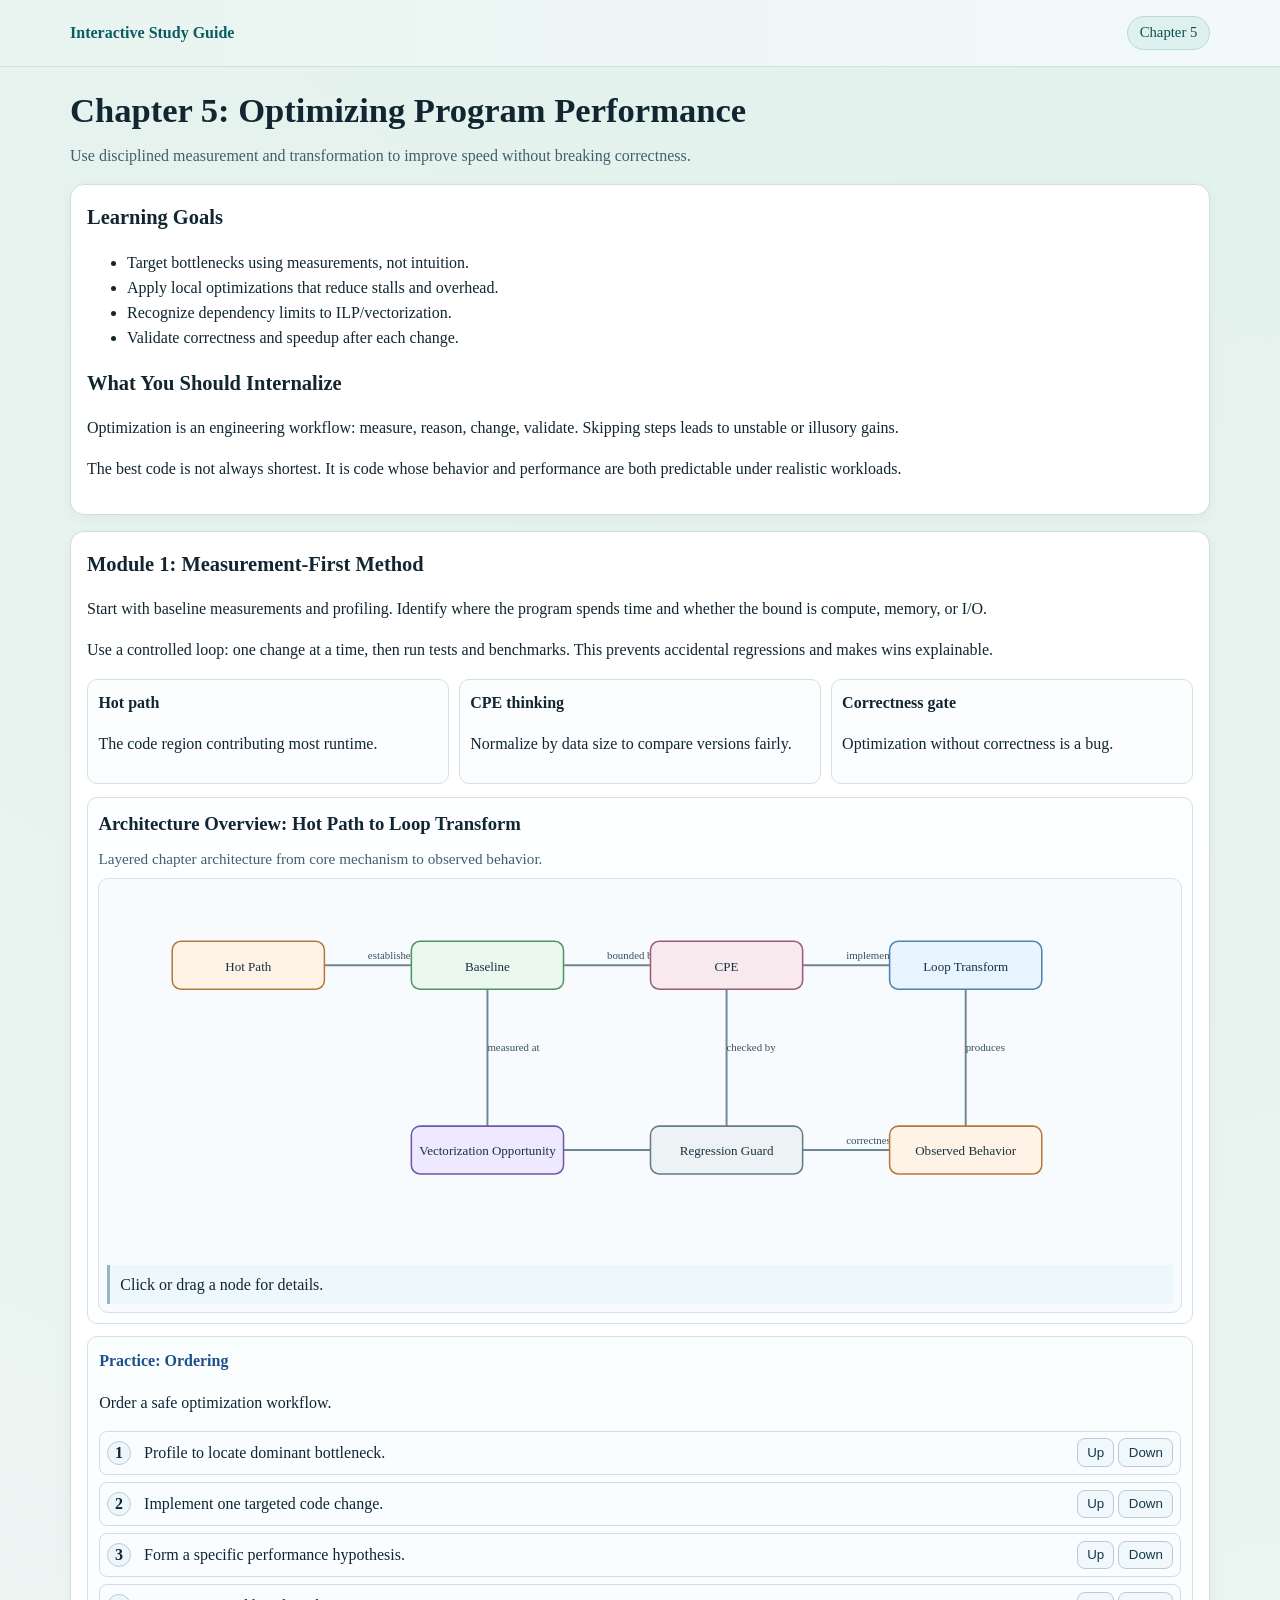
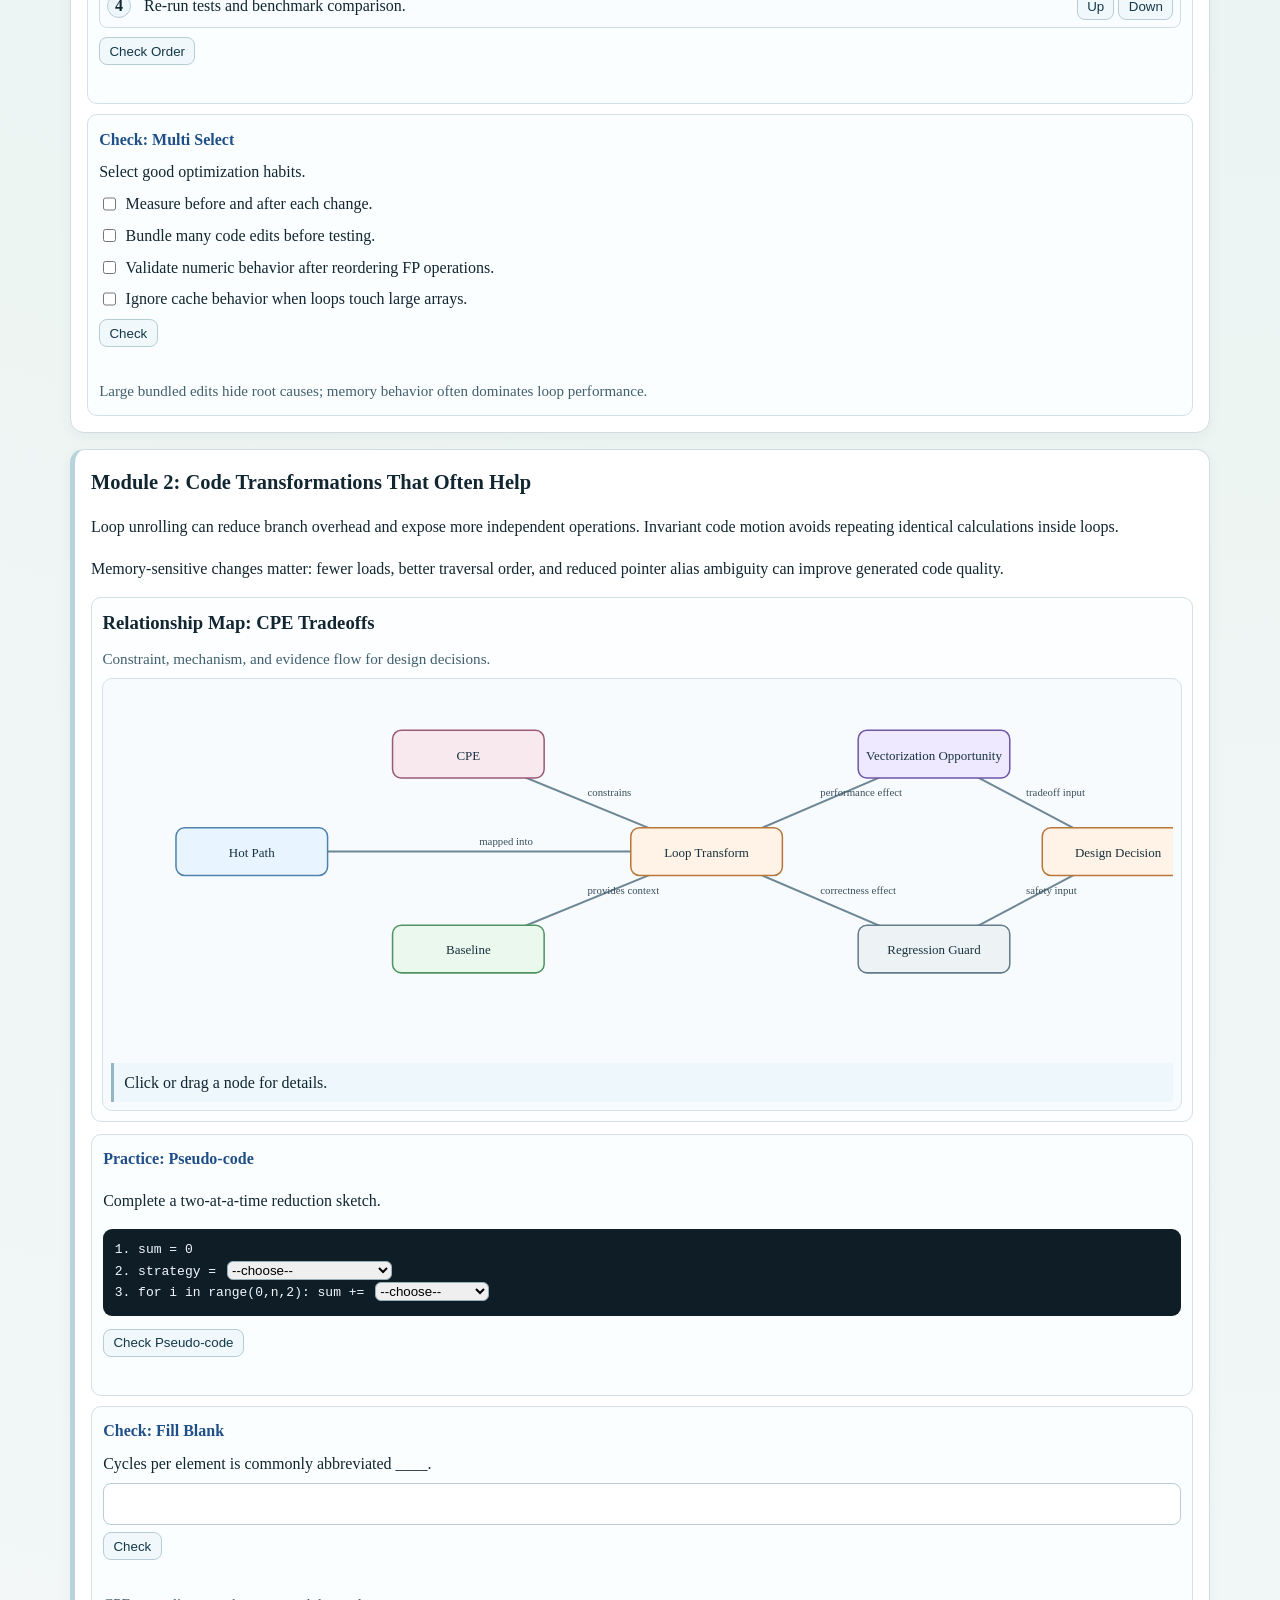
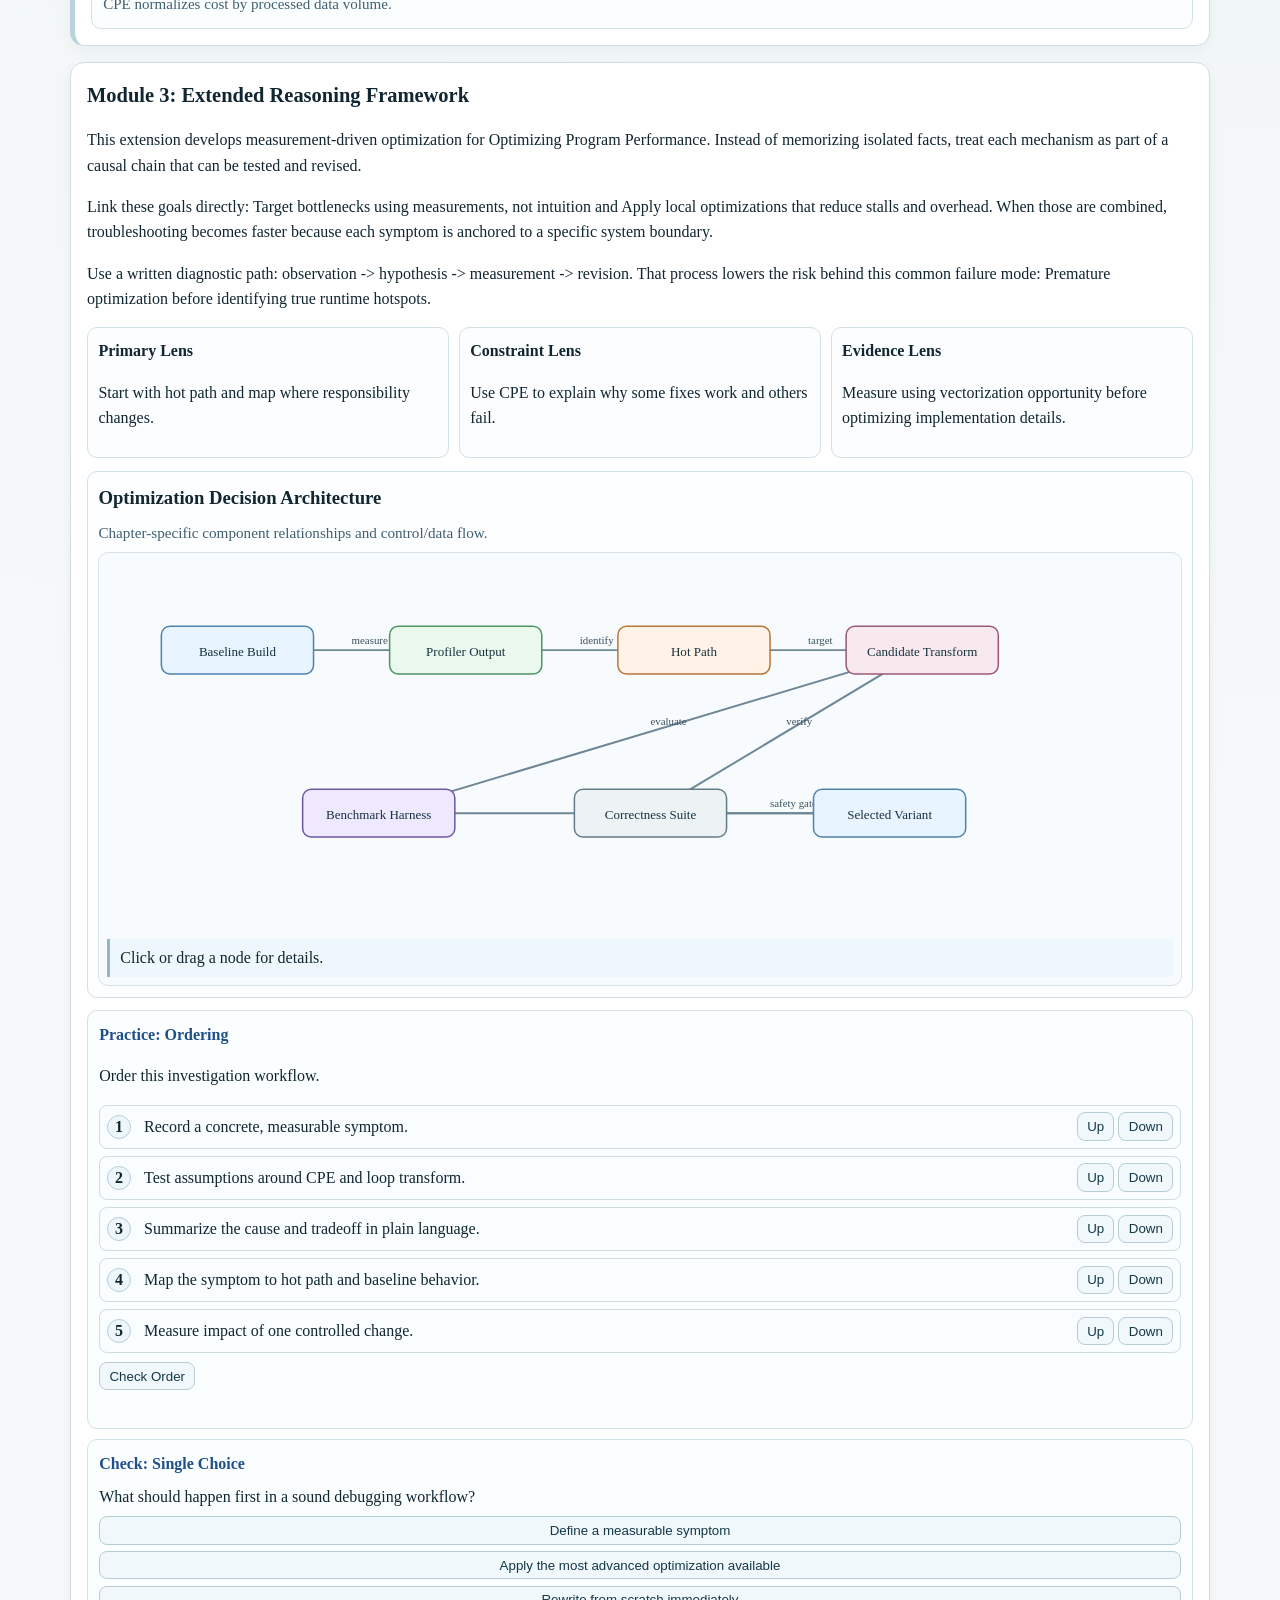
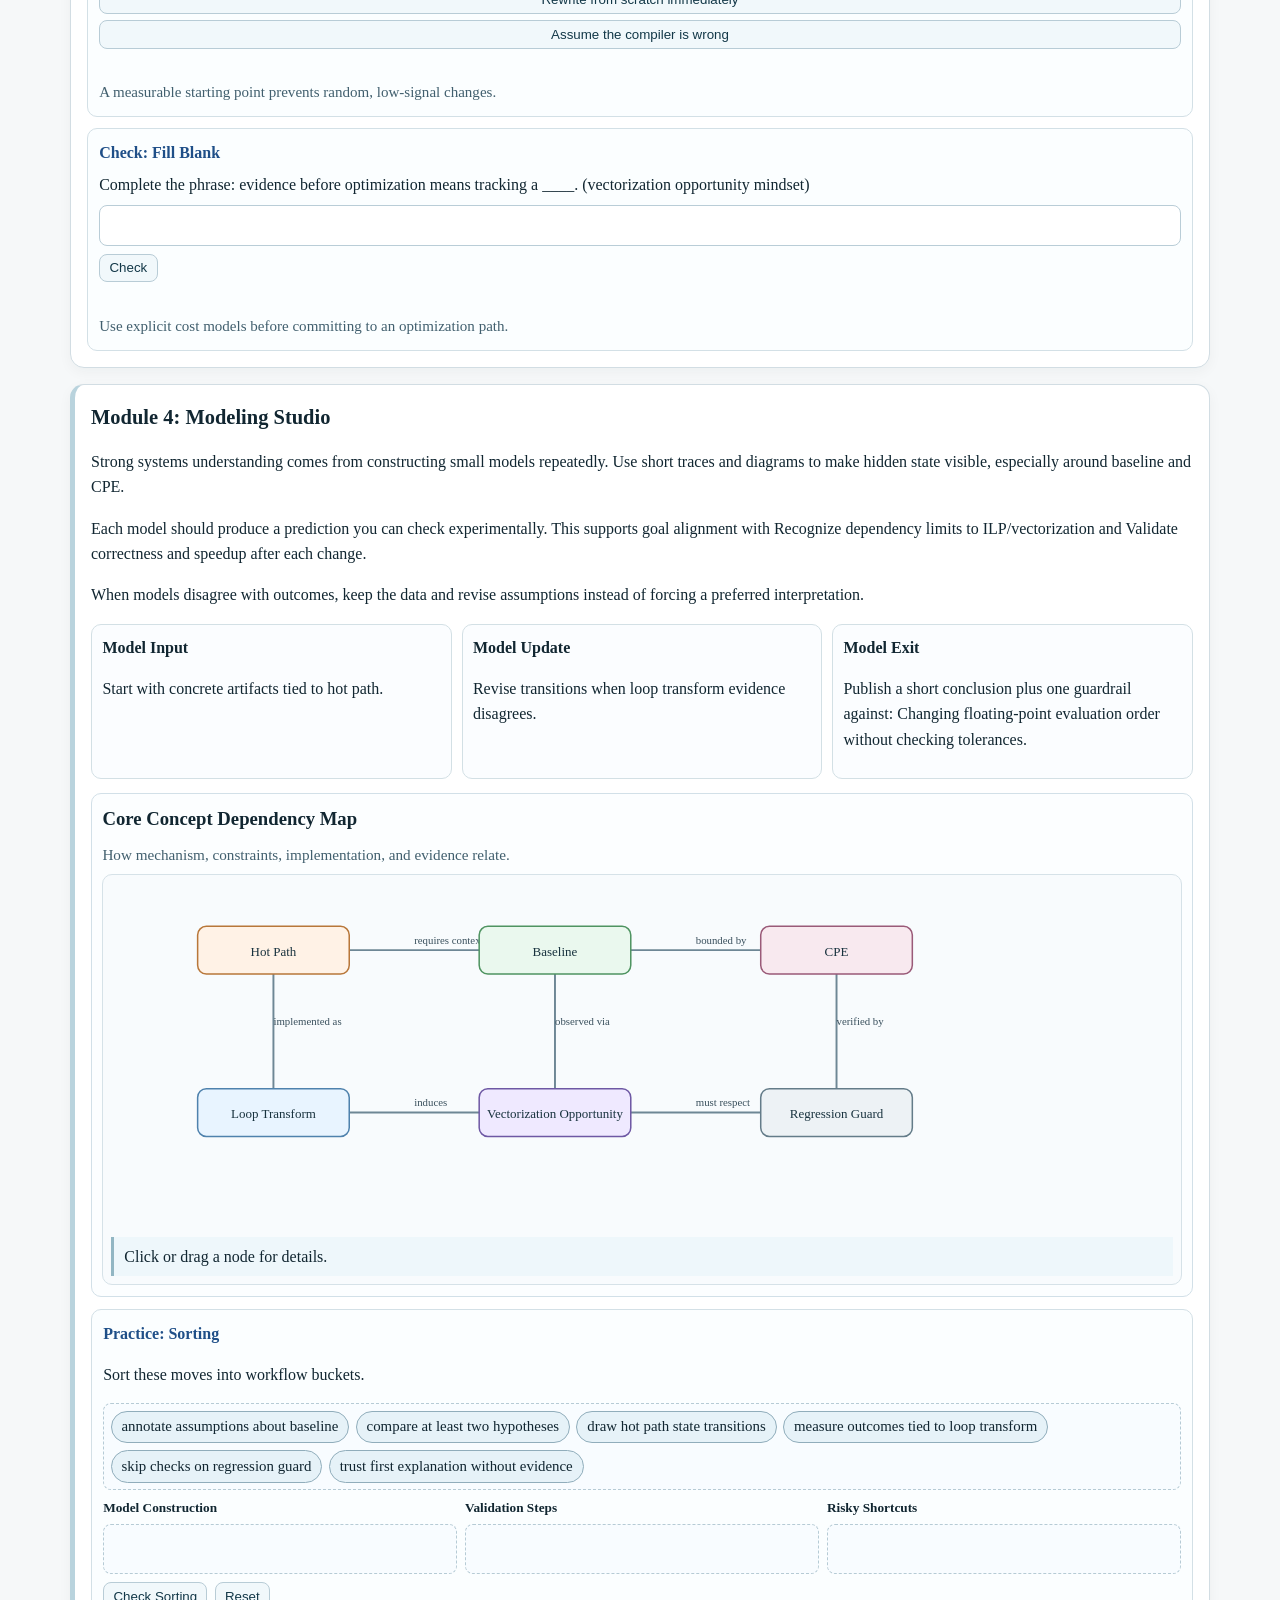
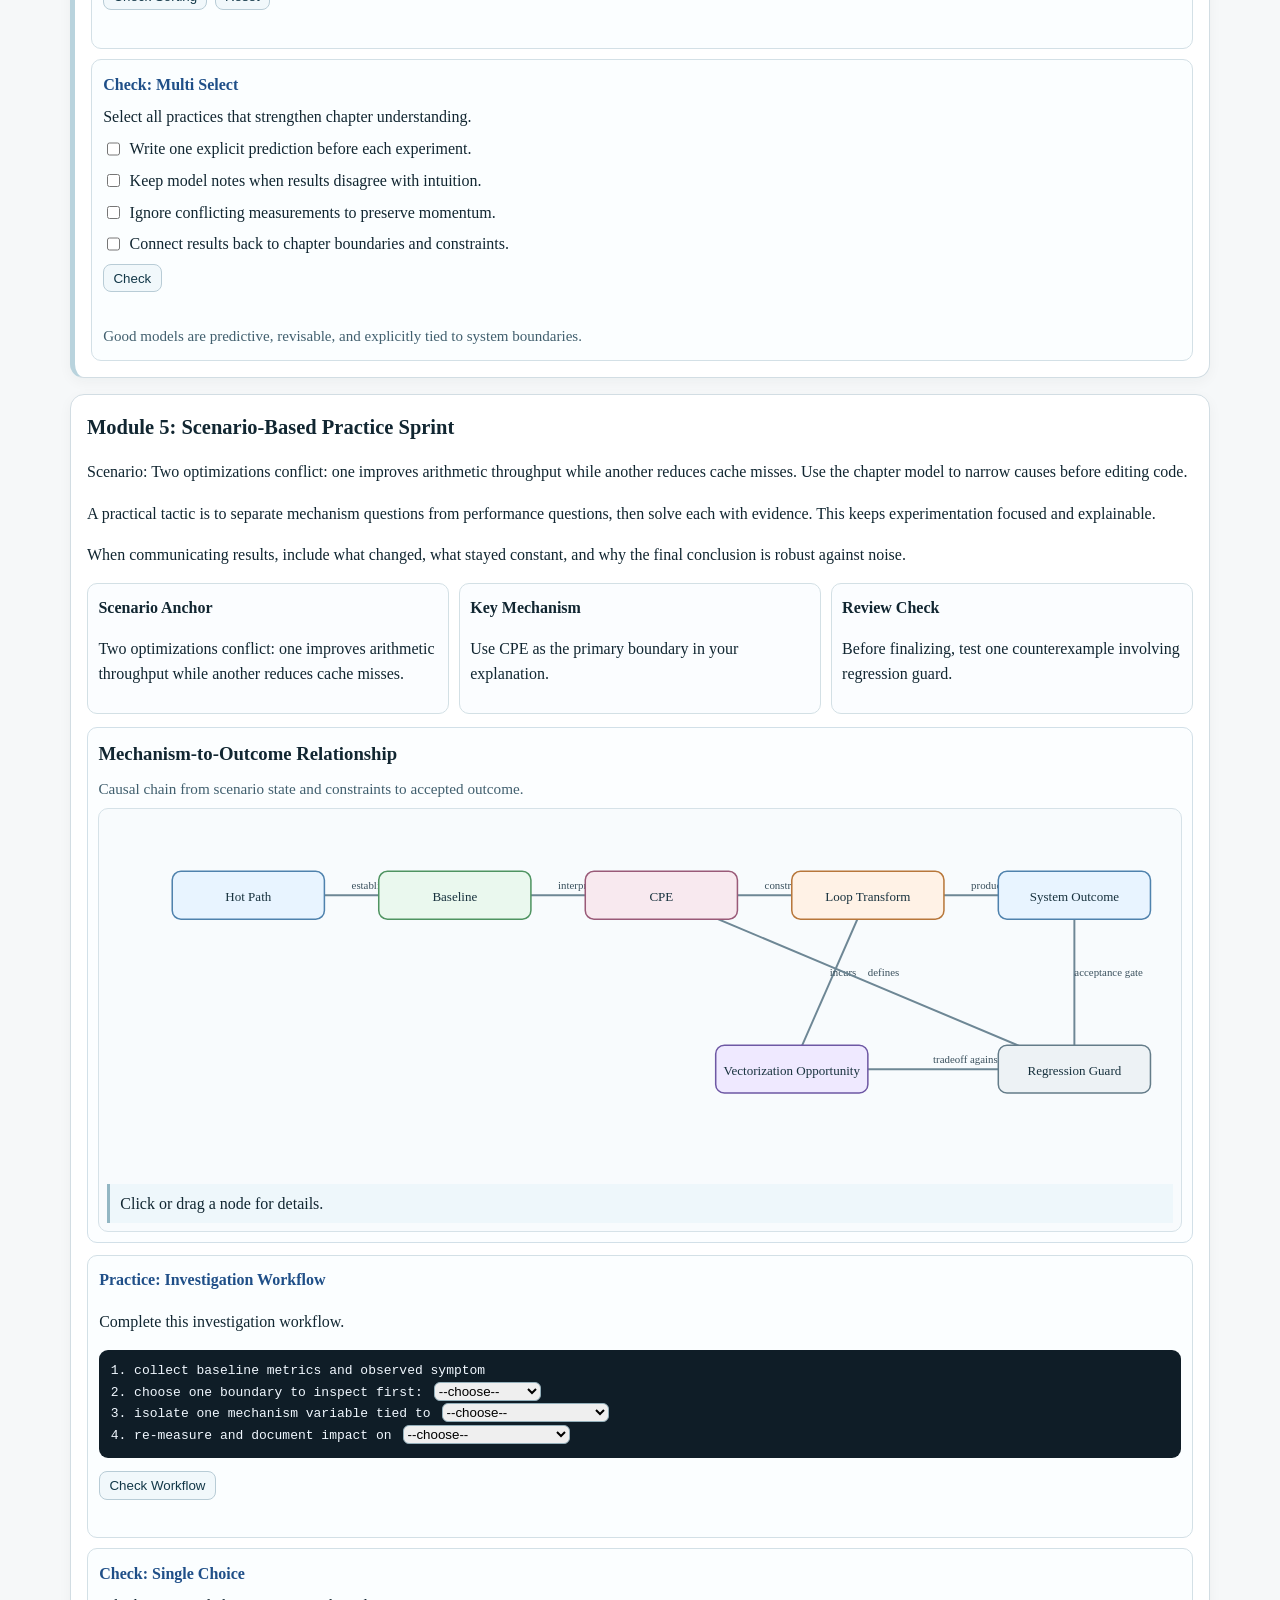
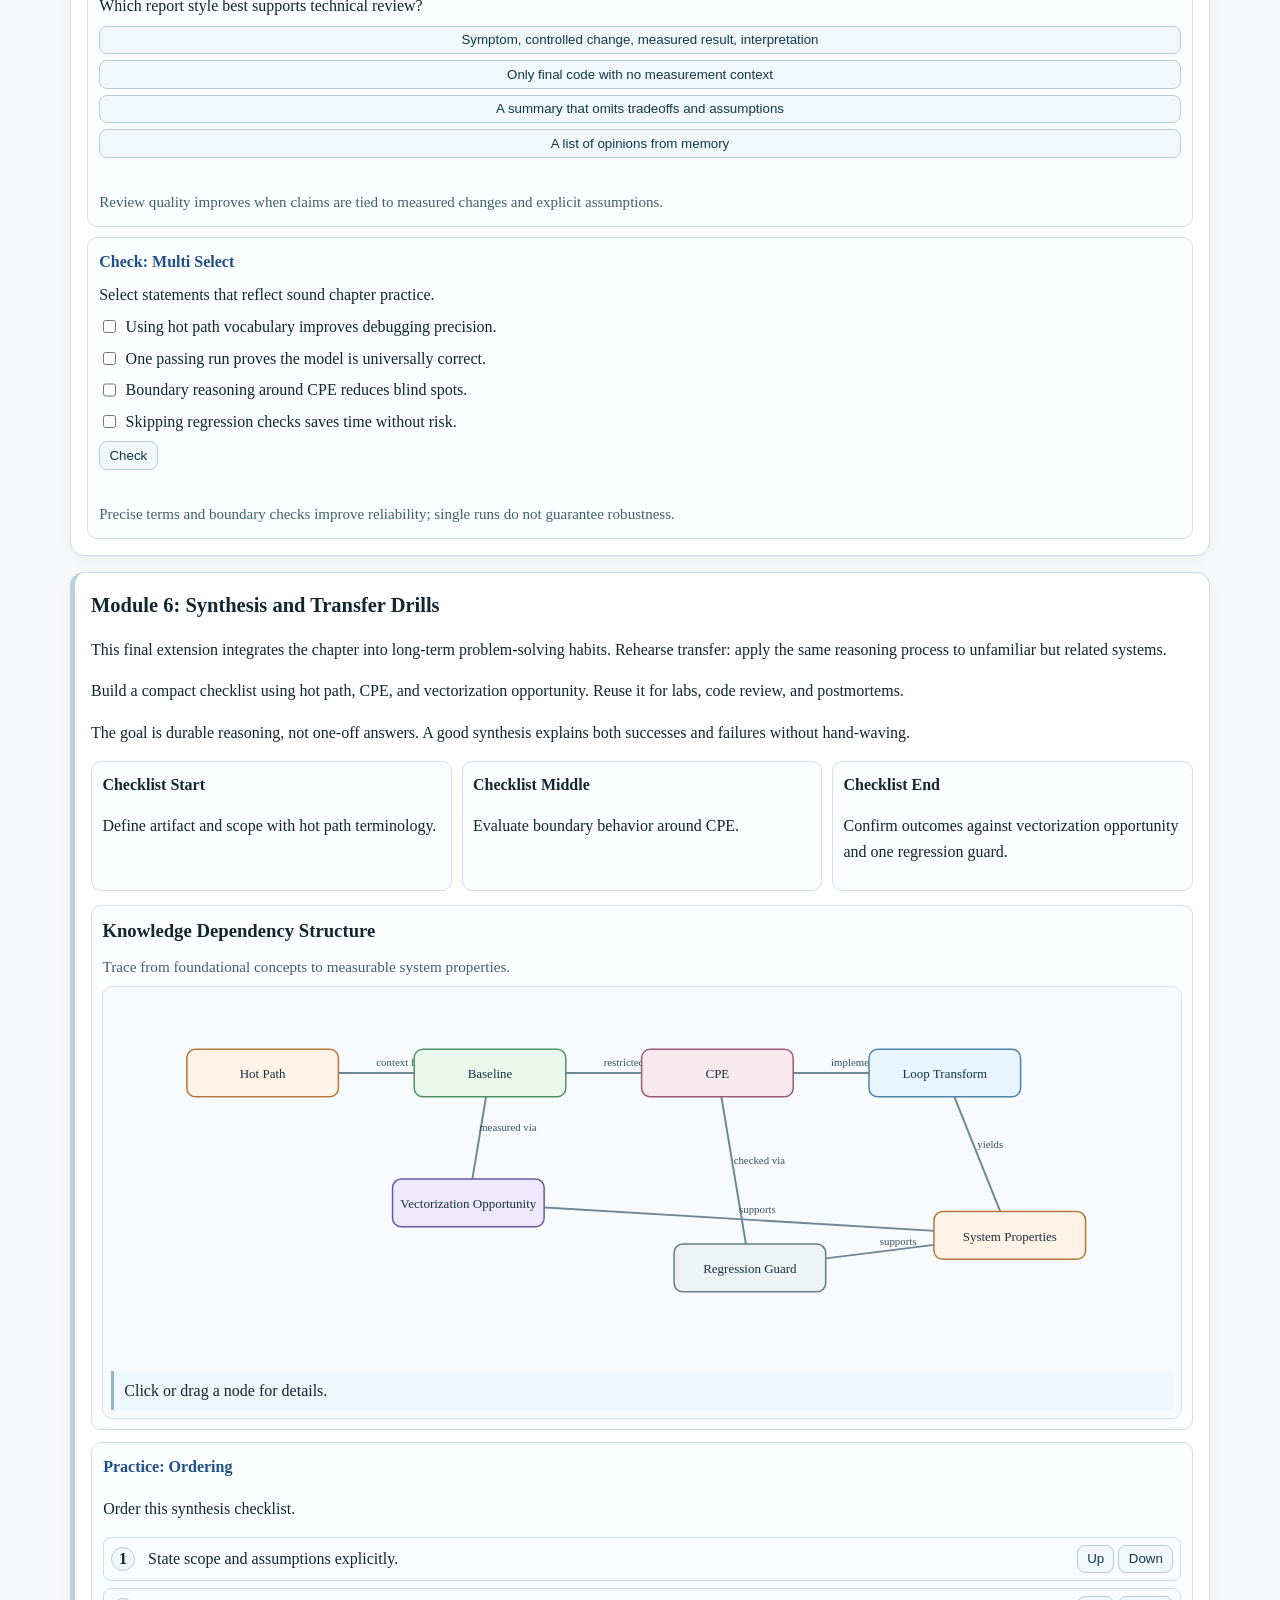
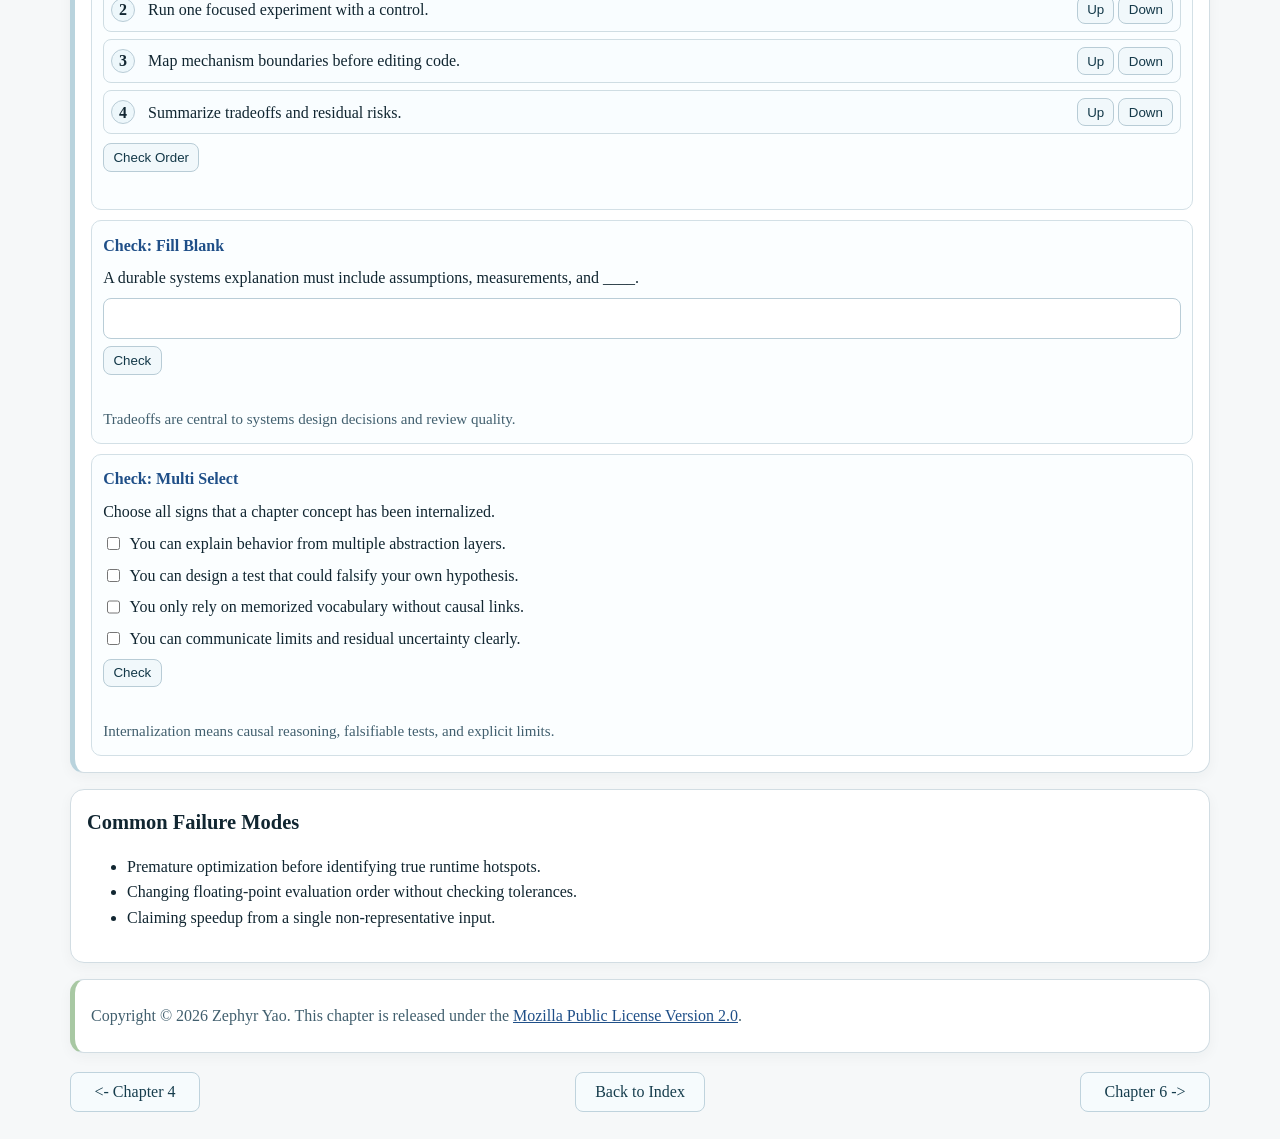
<file: chapter-05.html>
<!doctype html>
<html lang="en">
<head>
  <meta charset="utf-8" />
  <meta name="viewport" content="width=device-width, initial-scale=1" />
  <title>Interactive Systems Study Guide - Chapter 5</title>
  <link rel="stylesheet" href="styles.css" />
</head>
<body>
<header class="site-header">
  <div class="wrap">
    <a class="home-link" href="index.html">Interactive Study Guide</a>
    <span class="chapter-pill">Chapter 5</span>
  </div>
</header>

<main class="wrap chapter-page" data-chapter="5">
  <section class="hero">
    <h1>Chapter 5: Optimizing Program Performance</h1>
    <p class="hero-sub">Use disciplined measurement and transformation to improve speed without breaking correctness.</p>
  </section>

  <section class="intro-block">
    <h2>Learning Goals</h2>
    <ul><li>Target bottlenecks using measurements, not intuition.</li><li>Apply local optimizations that reduce stalls and overhead.</li><li>Recognize dependency limits to ILP/vectorization.</li><li>Validate correctness and speedup after each change.</li></ul>
    <h2>What You Should Internalize</h2>
    <p>Optimization is an engineering workflow: measure, reason, change, validate. Skipping steps leads to unstable or illusory gains.</p><p>The best code is not always shortest. It is code whose behavior and performance are both predictable under realistic workloads.</p>
  </section>

  <section class="module-block"><h2>Module 1: Measurement-First Method</h2><p>Start with baseline measurements and profiling. Identify where the program spends time and whether the bound is compute, memory, or I/O.</p><p>Use a controlled loop: one change at a time, then run tests and benchmarks. This prevents accidental regressions and makes wins explainable.</p><div class="knowledge-grid"><article class="knowledge-card"><h4>Hot path</h4><p>The code region contributing most runtime.</p></article><article class="knowledge-card"><h4>CPE thinking</h4><p>Normalize by data size to compare versions fairly.</p></article><article class="knowledge-card"><h4>Correctness gate</h4><p>Optimization without correctness is a bug.</p></article></div><section class="diagram-block"><h3>Architecture Overview: Hot Path to Loop Transform</h3><p class="diagram-caption">Layered chapter architecture from core mechanism to observed behavior.</p><div class="diagram-wrap"><svg viewBox="0 0 980 340" role="img" aria-label="Architecture Overview: Hot Path to Loop Transform"><defs><marker id="arrow-5-1-1" viewBox="0 0 10 10" refX="9" refY="5" markerWidth="6" markerHeight="6" orient="auto-start-reverse"><path d="M 0 0 L 10 5 L 0 10 z"></path></marker></defs><line x1="130" y1="72" x2="350" y2="72" class="diag-edge" data-src="core" data-dst="state" marker-end="url(#arrow-5-1-1)"></line><text x="240" y="66" class="diag-edge-label" data-src="core" data-dst="state">establishes</text><line x1="350" y1="72" x2="570" y2="72" class="diag-edge" data-src="state" data-dst="bound" marker-end="url(#arrow-5-1-1)"></line><text x="460" y="66" class="diag-edge-label" data-src="state" data-dst="bound">bounded by</text><line x1="570" y1="72" x2="790" y2="72" class="diag-edge" data-src="bound" data-dst="impl" marker-end="url(#arrow-5-1-1)"></line><text x="680" y="66" class="diag-edge-label" data-src="bound" data-dst="impl">implemented via</text><line x1="350" y1="72" x2="350" y2="242" class="diag-edge" data-src="state" data-dst="perf" marker-end="url(#arrow-5-1-1)"></line><text x="350" y="151" class="diag-edge-label" data-src="state" data-dst="perf">measured at</text><line x1="570" y1="72" x2="570" y2="242" class="diag-edge" data-src="bound" data-dst="corr" marker-end="url(#arrow-5-1-1)"></line><text x="570" y="151" class="diag-edge-label" data-src="bound" data-dst="corr">checked by</text><line x1="790" y1="72" x2="790" y2="242" class="diag-edge" data-src="impl" data-dst="out" marker-end="url(#arrow-5-1-1)"></line><text x="790" y="151" class="diag-edge-label" data-src="impl" data-dst="out">produces</text><line x1="350" y1="242" x2="790" y2="242" class="diag-edge" data-src="perf" data-dst="out" marker-end="url(#arrow-5-1-1)"></line><text x="570" y="236" class="diag-edge-label" data-src="perf" data-dst="out">cost signal</text><line x1="570" y1="242" x2="790" y2="242" class="diag-edge" data-src="corr" data-dst="out" marker-end="url(#arrow-5-1-1)"></line><text x="680" y="236" class="diag-edge-label" data-src="corr" data-dst="out">correctness signal</text><g class="diag-node kind-kernel" tabindex="0" data-node-id="core" data-x="60" data-y="50" data-detail="Core mechanism: hot path." transform="translate(60 50)"><rect x="0" y="0" width="140" height="44" rx="8"></rect><text x="70" y="27" text-anchor="middle">Hot Path</text></g><g class="diag-node kind-user" tabindex="0" data-node-id="state" data-x="280" data-y="50" data-detail="State/control context: baseline." transform="translate(280 50)"><rect x="0" y="0" width="140" height="44" rx="8"></rect><text x="70" y="27" text-anchor="middle">Baseline</text></g><g class="diag-node kind-boundary" tabindex="0" data-node-id="bound" data-x="500" data-y="50" data-detail="Boundary/constraint concept: CPE." transform="translate(500 50)"><rect x="0" y="0" width="140" height="44" rx="8"></rect><text x="70" y="27" text-anchor="middle">CPE</text></g><g class="diag-node kind-tool" tabindex="0" data-node-id="impl" data-x="720" data-y="50" data-detail="Implementation mechanism: loop transform." transform="translate(720 50)"><rect x="0" y="0" width="140" height="44" rx="8"></rect><text x="70" y="27" text-anchor="middle">Loop Transform</text></g><g class="diag-node kind-hardware" tabindex="0" data-node-id="perf" data-x="280" data-y="220" data-detail="Performance/cost signal: vectorization opportunity." transform="translate(280 220)"><rect x="0" y="0" width="140" height="44" rx="8"></rect><text x="70" y="27" text-anchor="middle">Vectorization Opportunity</text></g><g class="diag-node kind-neutral" tabindex="0" data-node-id="corr" data-x="500" data-y="220" data-detail="Correctness/invariant signal: regression guard." transform="translate(500 220)"><rect x="0" y="0" width="140" height="44" rx="8"></rect><text x="70" y="27" text-anchor="middle">Regression Guard</text></g><g class="diag-node kind-kernel" tabindex="0" data-node-id="out" data-x="720" data-y="220" data-detail="Externally visible chapter outcome." transform="translate(720 220)"><rect x="0" y="0" width="140" height="44" rx="8"></rect><text x="70" y="27" text-anchor="middle">Observed Behavior</text></g></svg><p class="diagram-output">Click or drag a node for details.</p></div></section><div class="activity-grid"><article class="activity sequence-task"><h4>Practice: Ordering</h4><p>Order a safe optimization workflow.</p><ul class="sequence-list"><li data-correct="1"><span class="order-num"></span><span class="order-text">Profile to locate dominant bottleneck.</span><div class="order-actions"><button type="button" class="move-up">Up</button><button type="button" class="move-down">Down</button></div></li><li data-correct="3"><span class="order-num"></span><span class="order-text">Implement one targeted code change.</span><div class="order-actions"><button type="button" class="move-up">Up</button><button type="button" class="move-down">Down</button></div></li><li data-correct="2"><span class="order-num"></span><span class="order-text">Form a specific performance hypothesis.</span><div class="order-actions"><button type="button" class="move-up">Up</button><button type="button" class="move-down">Down</button></div></li><li data-correct="4"><span class="order-num"></span><span class="order-text">Re-run tests and benchmark comparison.</span><div class="order-actions"><button type="button" class="move-up">Up</button><button type="button" class="move-down">Down</button></div></li></ul><button type="button" class="check-sequence">Check Order</button><p class="feedback" aria-live="polite"></p></article><article class="activity multi-check"><h4>Check: Multi Select</h4><p class="question">Select good optimization habits.</p><div class="multi-list"><label class="multi-option"><input type="checkbox" data-correct="true" /> <span>Measure before and after each change.</span></label><label class="multi-option"><input type="checkbox" data-correct="false" /> <span>Bundle many code edits before testing.</span></label><label class="multi-option"><input type="checkbox" data-correct="true" /> <span>Validate numeric behavior after reordering FP operations.</span></label><label class="multi-option"><input type="checkbox" data-correct="false" /> <span>Ignore cache behavior when loops touch large arrays.</span></label></div><button type="button" class="check-multi">Check</button><p class="feedback" aria-live="polite"></p><p class="explain">Large bundled edits hide root causes; memory behavior often dominates loop performance.</p></article></div></section><section class="module-block alt"><h2>Module 2: Code Transformations That Often Help</h2><p>Loop unrolling can reduce branch overhead and expose more independent operations. Invariant code motion avoids repeating identical calculations inside loops.</p><p>Memory-sensitive changes matter: fewer loads, better traversal order, and reduced pointer alias ambiguity can improve generated code quality.</p><section class="diagram-block"><h3>Relationship Map: CPE Tradeoffs</h3><p class="diagram-caption">Constraint, mechanism, and evidence flow for design decisions.</p><div class="diagram-wrap"><svg viewBox="0 0 980 340" role="img" aria-label="Relationship Map: CPE Tradeoffs"><defs><marker id="arrow-5-2-1" viewBox="0 0 10 10" refX="9" refY="5" markerWidth="6" markerHeight="6" orient="auto-start-reverse"><path d="M 0 0 L 10 5 L 0 10 z"></path></marker></defs><line x1="130" y1="152" x2="550" y2="152" class="diag-edge" data-src="src" data-dst="mech" marker-end="url(#arrow-5-2-1)"></line><text x="340" y="146" class="diag-edge-label" data-src="src" data-dst="mech">mapped into</text><line x1="330" y1="62" x2="550" y2="152" class="diag-edge" data-src="rule" data-dst="mech" marker-end="url(#arrow-5-2-1)"></line><text x="440" y="101" class="diag-edge-label" data-src="rule" data-dst="mech">constrains</text><line x1="330" y1="242" x2="550" y2="152" class="diag-edge" data-src="ctx" data-dst="mech" marker-end="url(#arrow-5-2-1)"></line><text x="440" y="191" class="diag-edge-label" data-src="ctx" data-dst="mech">provides context</text><line x1="550" y1="152" x2="760" y2="62" class="diag-edge" data-src="mech" data-dst="perf" marker-end="url(#arrow-5-2-1)"></line><text x="655" y="101" class="diag-edge-label" data-src="mech" data-dst="perf">performance effect</text><line x1="550" y1="152" x2="760" y2="242" class="diag-edge" data-src="mech" data-dst="corr" marker-end="url(#arrow-5-2-1)"></line><text x="655" y="191" class="diag-edge-label" data-src="mech" data-dst="corr">correctness effect</text><line x1="760" y1="62" x2="930" y2="152" class="diag-edge" data-src="perf" data-dst="dec" marker-end="url(#arrow-5-2-1)"></line><text x="845" y="101" class="diag-edge-label" data-src="perf" data-dst="dec">tradeoff input</text><line x1="760" y1="242" x2="930" y2="152" class="diag-edge" data-src="corr" data-dst="dec" marker-end="url(#arrow-5-2-1)"></line><text x="845" y="191" class="diag-edge-label" data-src="corr" data-dst="dec">safety input</text><g class="diag-node kind-tool" tabindex="0" data-node-id="src" data-x="60" data-y="130" data-detail="Input artifact or focal mechanism: hot path." transform="translate(60 130)"><rect x="0" y="0" width="140" height="44" rx="8"></rect><text x="70" y="27" text-anchor="middle">Hot Path</text></g><g class="diag-node kind-boundary" tabindex="0" data-node-id="rule" data-x="260" data-y="40" data-detail="Constraint layer: CPE." transform="translate(260 40)"><rect x="0" y="0" width="140" height="44" rx="8"></rect><text x="70" y="27" text-anchor="middle">CPE</text></g><g class="diag-node kind-user" tabindex="0" data-node-id="ctx" data-x="260" data-y="220" data-detail="Context/state layer: baseline." transform="translate(260 220)"><rect x="0" y="0" width="140" height="44" rx="8"></rect><text x="70" y="27" text-anchor="middle">Baseline</text></g><g class="diag-node kind-kernel" tabindex="0" data-node-id="mech" data-x="480" data-y="130" data-detail="Operational mechanism: loop transform." transform="translate(480 130)"><rect x="0" y="0" width="140" height="44" rx="8"></rect><text x="70" y="27" text-anchor="middle">Loop Transform</text></g><g class="diag-node kind-hardware" tabindex="0" data-node-id="perf" data-x="690" data-y="40" data-detail="Performance evidence: vectorization opportunity." transform="translate(690 40)"><rect x="0" y="0" width="140" height="44" rx="8"></rect><text x="70" y="27" text-anchor="middle">Vectorization Opportunity</text></g><g class="diag-node kind-neutral" tabindex="0" data-node-id="corr" data-x="690" data-y="220" data-detail="Correctness evidence: regression guard." transform="translate(690 220)"><rect x="0" y="0" width="140" height="44" rx="8"></rect><text x="70" y="27" text-anchor="middle">Regression Guard</text></g><g class="diag-node kind-kernel" tabindex="0" data-node-id="dec" data-x="860" data-y="130" data-detail="Balanced conclusion from performance and correctness signals." transform="translate(860 130)"><rect x="0" y="0" width="140" height="44" rx="8"></rect><text x="70" y="27" text-anchor="middle">Design Decision</text></g></svg><p class="diagram-output">Click or drag a node for details.</p></div></section><div class="activity-grid"><article class="activity pseudo-task"><h4>Practice: Pseudo-code</h4><p>Complete a two-at-a-time reduction sketch.</p><pre><code>1. sum = 0
2. strategy = <select class="pseudo-select" data-answer="unroll by 2" aria-label="Pseudo blank 1"><option value="">--choose--</option><option value="unroll by 2">unroll by 2</option><option value="random branch injection">random branch injection</option><option value="disable optimizer">disable optimizer</option></select>
3. for i in range(0,n,2): sum += <select class="pseudo-select" data-answer="a[i] + a[i+1]" aria-label="Pseudo blank 2"><option value="">--choose--</option><option value="a[i] + a[i+1]">a[i] + a[i+1]</option><option value="a[i] * a[i+1] only">a[i] * a[i+1] only</option><option value="a[i] - a[i+1]^3">a[i] - a[i+1]^3</option></select></code></pre><button type="button" class="check-pseudo">Check Pseudo-code</button><p class="feedback" aria-live="polite"></p></article><article class="activity blank-check"><h4>Check: Fill Blank</h4><p class="question">Cycles per element is commonly abbreviated ____.</p><input type="text" class="blank-input" data-answers="cpe" /><button type="button" class="check-blank">Check</button><p class="feedback" aria-live="polite"></p><p class="explain">CPE normalizes cost by processed data volume.</p></article></div></section><section class="module-block"><h2>Module 3: Extended Reasoning Framework</h2><p>This extension develops measurement-driven optimization for Optimizing Program Performance. Instead of memorizing isolated facts, treat each mechanism as part of a causal chain that can be tested and revised.</p><p>Link these goals directly: Target bottlenecks using measurements, not intuition and Apply local optimizations that reduce stalls and overhead. When those are combined, troubleshooting becomes faster because each symptom is anchored to a specific system boundary.</p><p>Use a written diagnostic path: observation -&gt; hypothesis -&gt; measurement -&gt; revision. That process lowers the risk behind this common failure mode: Premature optimization before identifying true runtime hotspots.</p><div class="knowledge-grid"><article class="knowledge-card"><h4>Primary Lens</h4><p>Start with hot path and map where responsibility changes.</p></article><article class="knowledge-card"><h4>Constraint Lens</h4><p>Use CPE to explain why some fixes work and others fail.</p></article><article class="knowledge-card"><h4>Evidence Lens</h4><p>Measure using vectorization opportunity before optimizing implementation details.</p></article></div><section class="diagram-block"><h3>Optimization Decision Architecture</h3><p class="diagram-caption">Chapter-specific component relationships and control/data flow.</p><div class="diagram-wrap"><svg viewBox="0 0 980 340" role="img" aria-label="Optimization Decision Architecture"><defs><marker id="arrow-5-3-1" viewBox="0 0 10 10" refX="9" refY="5" markerWidth="6" markerHeight="6" orient="auto-start-reverse"><path d="M 0 0 L 10 5 L 0 10 z"></path></marker></defs><line x1="120" y1="82" x2="330" y2="82" class="diag-edge" data-src="base" data-dst="prof" marker-end="url(#arrow-5-3-1)"></line><text x="225" y="76" class="diag-edge-label" data-src="base" data-dst="prof">measure</text><line x1="330" y1="82" x2="540" y2="82" class="diag-edge" data-src="prof" data-dst="hot" marker-end="url(#arrow-5-3-1)"></line><text x="435" y="76" class="diag-edge-label" data-src="prof" data-dst="hot">identify</text><line x1="540" y1="82" x2="750" y2="82" class="diag-edge" data-src="hot" data-dst="xform" marker-end="url(#arrow-5-3-1)"></line><text x="645" y="76" class="diag-edge-label" data-src="hot" data-dst="xform">target</text><line x1="750" y1="82" x2="250" y2="232" class="diag-edge" data-src="xform" data-dst="bench" marker-end="url(#arrow-5-3-1)"></line><text x="500" y="151" class="diag-edge-label" data-src="xform" data-dst="bench">evaluate</text><line x1="750" y1="82" x2="500" y2="232" class="diag-edge" data-src="xform" data-dst="corr" marker-end="url(#arrow-5-3-1)"></line><text x="625" y="151" class="diag-edge-label" data-src="xform" data-dst="corr">verify</text><line x1="250" y1="232" x2="720" y2="232" class="diag-edge" data-src="bench" data-dst="select" marker-end="url(#arrow-5-3-1)"></line><text x="485" y="226" class="diag-edge-label" data-src="bench" data-dst="select">throughput data</text><line x1="500" y1="232" x2="720" y2="232" class="diag-edge" data-src="corr" data-dst="select" marker-end="url(#arrow-5-3-1)"></line><text x="610" y="226" class="diag-edge-label" data-src="corr" data-dst="select">safety gate</text><g class="diag-node kind-tool" tabindex="0" data-node-id="base" data-x="50" data-y="60" data-detail="Known-correct starting point." transform="translate(50 60)"><rect x="0" y="0" width="140" height="44" rx="8"></rect><text x="70" y="27" text-anchor="middle">Baseline Build</text></g><g class="diag-node kind-user" tabindex="0" data-node-id="prof" data-x="260" data-y="60" data-detail="Locate dominant runtime regions." transform="translate(260 60)"><rect x="0" y="0" width="140" height="44" rx="8"></rect><text x="70" y="27" text-anchor="middle">Profiler Output</text></g><g class="diag-node kind-kernel" tabindex="0" data-node-id="hot" data-x="470" data-y="60" data-detail="Loop/function consuming most cycles." transform="translate(470 60)"><rect x="0" y="0" width="140" height="44" rx="8"></rect><text x="70" y="27" text-anchor="middle">Hot Path</text></g><g class="diag-node kind-boundary" tabindex="0" data-node-id="xform" data-x="680" data-y="60" data-detail="Unroll, reorder, or simplify data path." transform="translate(680 60)"><rect x="0" y="0" width="140" height="44" rx="8"></rect><text x="70" y="27" text-anchor="middle">Candidate Transform</text></g><g class="diag-node kind-hardware" tabindex="0" data-node-id="bench" data-x="180" data-y="210" data-detail="Repeatable measurement environment." transform="translate(180 210)"><rect x="0" y="0" width="140" height="44" rx="8"></rect><text x="70" y="27" text-anchor="middle">Benchmark Harness</text></g><g class="diag-node kind-neutral" tabindex="0" data-node-id="corr" data-x="430" data-y="210" data-detail="Guard semantic equivalence." transform="translate(430 210)"><rect x="0" y="0" width="140" height="44" rx="8"></rect><text x="70" y="27" text-anchor="middle">Correctness Suite</text></g><g class="diag-node kind-tool" tabindex="0" data-node-id="select" data-x="650" data-y="210" data-detail="Keep only measured win with correctness." transform="translate(650 210)"><rect x="0" y="0" width="140" height="44" rx="8"></rect><text x="70" y="27" text-anchor="middle">Selected Variant</text></g></svg><p class="diagram-output">Click or drag a node for details.</p></div></section><div class="activity-grid"><article class="activity sequence-task"><h4>Practice: Ordering</h4><p>Order this investigation workflow.</p><ul class="sequence-list"><li data-correct="1"><span class="order-num"></span><span class="order-text">Record a concrete, measurable symptom.</span><div class="order-actions"><button type="button" class="move-up">Up</button><button type="button" class="move-down">Down</button></div></li><li data-correct="3"><span class="order-num"></span><span class="order-text">Test assumptions around CPE and loop transform.</span><div class="order-actions"><button type="button" class="move-up">Up</button><button type="button" class="move-down">Down</button></div></li><li data-correct="5"><span class="order-num"></span><span class="order-text">Summarize the cause and tradeoff in plain language.</span><div class="order-actions"><button type="button" class="move-up">Up</button><button type="button" class="move-down">Down</button></div></li><li data-correct="2"><span class="order-num"></span><span class="order-text">Map the symptom to hot path and baseline behavior.</span><div class="order-actions"><button type="button" class="move-up">Up</button><button type="button" class="move-down">Down</button></div></li><li data-correct="4"><span class="order-num"></span><span class="order-text">Measure impact of one controlled change.</span><div class="order-actions"><button type="button" class="move-up">Up</button><button type="button" class="move-down">Down</button></div></li></ul><button type="button" class="check-sequence">Check Order</button><p class="feedback" aria-live="polite"></p></article><article class="activity single-check"><h4>Check: Single Choice</h4><p class="question">What should happen first in a sound debugging workflow?</p><div class="choices"><button type="button" class="choice" data-correct="true">Define a measurable symptom</button><button type="button" class="choice" data-correct="false">Apply the most advanced optimization available</button><button type="button" class="choice" data-correct="false">Rewrite from scratch immediately</button><button type="button" class="choice" data-correct="false">Assume the compiler is wrong</button></div><p class="feedback" aria-live="polite"></p><p class="explain">A measurable starting point prevents random, low-signal changes.</p></article><article class="activity blank-check"><h4>Check: Fill Blank</h4><p class="question">Complete the phrase: evidence before optimization means tracking a ____. (vectorization opportunity mindset)</p><input type="text" class="blank-input" data-answers="vectorization|vectorization opportunity" /><button type="button" class="check-blank">Check</button><p class="feedback" aria-live="polite"></p><p class="explain">Use explicit cost models before committing to an optimization path.</p></article></div></section><section class="module-block alt"><h2>Module 4: Modeling Studio</h2><p>Strong systems understanding comes from constructing small models repeatedly. Use short traces and diagrams to make hidden state visible, especially around baseline and CPE.</p><p>Each model should produce a prediction you can check experimentally. This supports goal alignment with Recognize dependency limits to ILP/vectorization and Validate correctness and speedup after each change.</p><p>When models disagree with outcomes, keep the data and revise assumptions instead of forcing a preferred interpretation.</p><div class="knowledge-grid"><article class="knowledge-card"><h4>Model Input</h4><p>Start with concrete artifacts tied to hot path.</p></article><article class="knowledge-card"><h4>Model Update</h4><p>Revise transitions when loop transform evidence disagrees.</p></article><article class="knowledge-card"><h4>Model Exit</h4><p>Publish a short conclusion plus one guardrail against: Changing floating-point evaluation order without checking tolerances.</p></article></div><section class="diagram-block"><h3>Core Concept Dependency Map</h3><p class="diagram-caption">How mechanism, constraints, implementation, and evidence relate.</p><div class="diagram-wrap"><svg viewBox="0 0 980 320" role="img" aria-label="Core Concept Dependency Map"><defs><marker id="arrow-5-4-1" viewBox="0 0 10 10" refX="9" refY="5" markerWidth="6" markerHeight="6" orient="auto-start-reverse"><path d="M 0 0 L 10 5 L 0 10 z"></path></marker></defs><line x1="150" y1="62" x2="410" y2="62" class="diag-edge" data-src="t0" data-dst="t1" marker-end="url(#arrow-5-4-1)"></line><text x="280" y="56" class="diag-edge-label" data-src="t0" data-dst="t1">requires context</text><line x1="410" y1="62" x2="670" y2="62" class="diag-edge" data-src="t1" data-dst="t2" marker-end="url(#arrow-5-4-1)"></line><text x="540" y="56" class="diag-edge-label" data-src="t1" data-dst="t2">bounded by</text><line x1="150" y1="62" x2="150" y2="212" class="diag-edge" data-src="t0" data-dst="t3" marker-end="url(#arrow-5-4-1)"></line><text x="150" y="131" class="diag-edge-label" data-src="t0" data-dst="t3">implemented as</text><line x1="410" y1="62" x2="410" y2="212" class="diag-edge" data-src="t1" data-dst="t4" marker-end="url(#arrow-5-4-1)"></line><text x="410" y="131" class="diag-edge-label" data-src="t1" data-dst="t4">observed via</text><line x1="670" y1="62" x2="670" y2="212" class="diag-edge" data-src="t2" data-dst="t5" marker-end="url(#arrow-5-4-1)"></line><text x="670" y="131" class="diag-edge-label" data-src="t2" data-dst="t5">verified by</text><line x1="150" y1="212" x2="410" y2="212" class="diag-edge" data-src="t3" data-dst="t4" marker-end="url(#arrow-5-4-1)"></line><text x="280" y="206" class="diag-edge-label" data-src="t3" data-dst="t4">induces</text><line x1="410" y1="212" x2="670" y2="212" class="diag-edge" data-src="t4" data-dst="t5" marker-end="url(#arrow-5-4-1)"></line><text x="540" y="206" class="diag-edge-label" data-src="t4" data-dst="t5">must respect</text><g class="diag-node kind-kernel" tabindex="0" data-node-id="t0" data-x="80" data-y="40" data-detail="Primary mechanism concept: hot path." transform="translate(80 40)"><rect x="0" y="0" width="140" height="44" rx="8"></rect><text x="70" y="27" text-anchor="middle">Hot Path</text></g><g class="diag-node kind-user" tabindex="0" data-node-id="t1" data-x="340" data-y="40" data-detail="State/control context: baseline." transform="translate(340 40)"><rect x="0" y="0" width="140" height="44" rx="8"></rect><text x="70" y="27" text-anchor="middle">Baseline</text></g><g class="diag-node kind-boundary" tabindex="0" data-node-id="t2" data-x="600" data-y="40" data-detail="Constraint boundary: CPE." transform="translate(600 40)"><rect x="0" y="0" width="140" height="44" rx="8"></rect><text x="70" y="27" text-anchor="middle">CPE</text></g><g class="diag-node kind-tool" tabindex="0" data-node-id="t3" data-x="80" data-y="190" data-detail="Operational implementation concept: loop transform." transform="translate(80 190)"><rect x="0" y="0" width="140" height="44" rx="8"></rect><text x="70" y="27" text-anchor="middle">Loop Transform</text></g><g class="diag-node kind-hardware" tabindex="0" data-node-id="t4" data-x="340" data-y="190" data-detail="Performance/cost observation concept: vectorization opportunity." transform="translate(340 190)"><rect x="0" y="0" width="140" height="44" rx="8"></rect><text x="70" y="27" text-anchor="middle">Vectorization Opportunity</text></g><g class="diag-node kind-neutral" tabindex="0" data-node-id="t5" data-x="600" data-y="190" data-detail="Correctness/invariant check concept: regression guard." transform="translate(600 190)"><rect x="0" y="0" width="140" height="44" rx="8"></rect><text x="70" y="27" text-anchor="middle">Regression Guard</text></g></svg><p class="diagram-output">Click or drag a node for details.</p></div></section><div class="activity-grid"><article class="activity drag-task"><h4>Practice: Sorting</h4><p>Sort these moves into workflow buckets.</p><div class="drag-pool"><div class="drag-item" draggable="true" data-value="annotate assumptions about baseline">annotate assumptions about baseline</div><div class="drag-item" draggable="true" data-value="compare at least two hypotheses">compare at least two hypotheses</div><div class="drag-item" draggable="true" data-value="draw hot path state transitions">draw hot path state transitions</div><div class="drag-item" draggable="true" data-value="measure outcomes tied to loop transform">measure outcomes tied to loop transform</div><div class="drag-item" draggable="true" data-value="skip checks on regression guard">skip checks on regression guard</div><div class="drag-item" draggable="true" data-value="trust first explanation without evidence">trust first explanation without evidence</div></div><div class="drop-grid"><div class="drop-col"><h5>Model Construction</h5><div class="drop-zone" data-answers="draw hot path state transitions|annotate assumptions about baseline"></div></div><div class="drop-col"><h5>Validation Steps</h5><div class="drop-zone" data-answers="measure outcomes tied to loop transform|compare at least two hypotheses"></div></div><div class="drop-col"><h5>Risky Shortcuts</h5><div class="drop-zone" data-answers="skip checks on regression guard|trust first explanation without evidence"></div></div></div><div class="task-actions"><button type="button" class="check-drag">Check Sorting</button><button type="button" class="reset-drag">Reset</button></div><p class="feedback" aria-live="polite"></p></article><article class="activity multi-check"><h4>Check: Multi Select</h4><p class="question">Select all practices that strengthen chapter understanding.</p><div class="multi-list"><label class="multi-option"><input type="checkbox" data-correct="true" /> <span>Write one explicit prediction before each experiment.</span></label><label class="multi-option"><input type="checkbox" data-correct="true" /> <span>Keep model notes when results disagree with intuition.</span></label><label class="multi-option"><input type="checkbox" data-correct="false" /> <span>Ignore conflicting measurements to preserve momentum.</span></label><label class="multi-option"><input type="checkbox" data-correct="true" /> <span>Connect results back to chapter boundaries and constraints.</span></label></div><button type="button" class="check-multi">Check</button><p class="feedback" aria-live="polite"></p><p class="explain">Good models are predictive, revisable, and explicitly tied to system boundaries.</p></article></div></section><section class="module-block"><h2>Module 5: Scenario-Based Practice Sprint</h2><p>Scenario: Two optimizations conflict: one improves arithmetic throughput while another reduces cache misses. Use the chapter model to narrow causes before editing code.</p><p>A practical tactic is to separate mechanism questions from performance questions, then solve each with evidence. This keeps experimentation focused and explainable.</p><p>When communicating results, include what changed, what stayed constant, and why the final conclusion is robust against noise.</p><div class="knowledge-grid"><article class="knowledge-card"><h4>Scenario Anchor</h4><p>Two optimizations conflict: one improves arithmetic throughput while another reduces cache misses.</p></article><article class="knowledge-card"><h4>Key Mechanism</h4><p>Use CPE as the primary boundary in your explanation.</p></article><article class="knowledge-card"><h4>Review Check</h4><p>Before finalizing, test one counterexample involving regression guard.</p></article></div><section class="diagram-block"><h3>Mechanism-to-Outcome Relationship</h3><p class="diagram-caption">Causal chain from scenario state and constraints to accepted outcome.</p><div class="diagram-wrap"><svg viewBox="0 0 980 330" role="img" aria-label="Mechanism-to-Outcome Relationship"><defs><marker id="arrow-5-5-1" viewBox="0 0 10 10" refX="9" refY="5" markerWidth="6" markerHeight="6" orient="auto-start-reverse"><path d="M 0 0 L 10 5 L 0 10 z"></path></marker></defs><line x1="130" y1="72" x2="320" y2="72" class="diag-edge" data-src="src" data-dst="state" marker-end="url(#arrow-5-5-1)"></line><text x="225" y="66" class="diag-edge-label" data-src="src" data-dst="state">establishes state</text><line x1="320" y1="72" x2="510" y2="72" class="diag-edge" data-src="state" data-dst="rule" marker-end="url(#arrow-5-5-1)"></line><text x="415" y="66" class="diag-edge-label" data-src="state" data-dst="rule">interpreted by</text><line x1="510" y1="72" x2="700" y2="72" class="diag-edge" data-src="rule" data-dst="mech" marker-end="url(#arrow-5-5-1)"></line><text x="605" y="66" class="diag-edge-label" data-src="rule" data-dst="mech">constrains</text><line x1="700" y1="72" x2="890" y2="72" class="diag-edge" data-src="mech" data-dst="out" marker-end="url(#arrow-5-5-1)"></line><text x="795" y="66" class="diag-edge-label" data-src="mech" data-dst="out">produces</text><line x1="700" y1="72" x2="630" y2="232" class="diag-edge" data-src="mech" data-dst="cost" marker-end="url(#arrow-5-5-1)"></line><text x="665" y="146" class="diag-edge-label" data-src="mech" data-dst="cost">incurs</text><line x1="510" y1="72" x2="890" y2="232" class="diag-edge" data-src="rule" data-dst="safe" marker-end="url(#arrow-5-5-1)"></line><text x="700" y="146" class="diag-edge-label" data-src="rule" data-dst="safe">defines</text><line x1="630" y1="232" x2="890" y2="232" class="diag-edge" data-src="cost" data-dst="safe" marker-end="url(#arrow-5-5-1)"></line><text x="760" y="226" class="diag-edge-label" data-src="cost" data-dst="safe">tradeoff against</text><line x1="890" y1="232" x2="890" y2="72" class="diag-edge" data-src="safe" data-dst="out" marker-end="url(#arrow-5-5-1)"></line><text x="890" y="146" class="diag-edge-label" data-src="safe" data-dst="out">acceptance gate</text><g class="diag-node kind-tool" tabindex="0" data-node-id="src" data-x="60" data-y="50" data-detail="Observed artifact or input concept: hot path." transform="translate(60 50)"><rect x="0" y="0" width="140" height="44" rx="8"></rect><text x="70" y="27" text-anchor="middle">Hot Path</text></g><g class="diag-node kind-user" tabindex="0" data-node-id="state" data-x="250" data-y="50" data-detail="Runtime state context: baseline." transform="translate(250 50)"><rect x="0" y="0" width="140" height="44" rx="8"></rect><text x="70" y="27" text-anchor="middle">Baseline</text></g><g class="diag-node kind-boundary" tabindex="0" data-node-id="rule" data-x="440" data-y="50" data-detail="Constraint/rule concept: CPE." transform="translate(440 50)"><rect x="0" y="0" width="140" height="44" rx="8"></rect><text x="70" y="27" text-anchor="middle">CPE</text></g><g class="diag-node kind-kernel" tabindex="0" data-node-id="mech" data-x="630" data-y="50" data-detail="Mechanism implementing behavior: loop transform." transform="translate(630 50)"><rect x="0" y="0" width="140" height="44" rx="8"></rect><text x="70" y="27" text-anchor="middle">Loop Transform</text></g><g class="diag-node kind-tool" tabindex="0" data-node-id="out" data-x="820" data-y="50" data-detail="Observed result after applying mechanism under constraints." transform="translate(820 50)"><rect x="0" y="0" width="140" height="44" rx="8"></rect><text x="70" y="27" text-anchor="middle">System Outcome</text></g><g class="diag-node kind-hardware" tabindex="0" data-node-id="cost" data-x="560" data-y="210" data-detail="Measured cost/performance signal: vectorization opportunity." transform="translate(560 210)"><rect x="0" y="0" width="140" height="44" rx="8"></rect><text x="70" y="27" text-anchor="middle">Vectorization Opportunity</text></g><g class="diag-node kind-neutral" tabindex="0" data-node-id="safe" data-x="820" data-y="210" data-detail="Correctness acceptance criterion: regression guard." transform="translate(820 210)"><rect x="0" y="0" width="140" height="44" rx="8"></rect><text x="70" y="27" text-anchor="middle">Regression Guard</text></g></svg><p class="diagram-output">Click or drag a node for details.</p></div></section><div class="activity-grid"><article class="activity workflow-task"><h4>Practice: Investigation Workflow</h4><p>Complete this investigation workflow.</p><pre><code>1. collect baseline metrics and observed symptom
2. choose one boundary to inspect first: <select class="workflow-select" data-answer="CPE" aria-label="Workflow blank 1"><option value="">--choose--</option><option value="CPE">CPE</option><option value="hot path">hot path</option><option value="random guess">random guess</option></select>
3. isolate one mechanism variable tied to <select class="workflow-select" data-answer="loop transform" aria-label="Workflow blank 2"><option value="">--choose--</option><option value="loop transform">loop transform</option><option value="vectorization opportunity">vectorization opportunity</option><option value="undefined behavior">undefined behavior</option></select>
4. re-measure and document impact on <select class="workflow-select" data-answer="vectorization opportunity" aria-label="Workflow blank 3"><option value="">--choose--</option><option value="vectorization opportunity">vectorization opportunity</option><option value="compiler flags only">compiler flags only</option><option value="logging color">logging color</option></select></code></pre><button type="button" class="check-workflow">Check Workflow</button><p class="feedback" aria-live="polite"></p></article><article class="activity single-check"><h4>Check: Single Choice</h4><p class="question">Which report style best supports technical review?</p><div class="choices"><button type="button" class="choice" data-correct="true">Symptom, controlled change, measured result, interpretation</button><button type="button" class="choice" data-correct="false">Only final code with no measurement context</button><button type="button" class="choice" data-correct="false">A summary that omits tradeoffs and assumptions</button><button type="button" class="choice" data-correct="false">A list of opinions from memory</button></div><p class="feedback" aria-live="polite"></p><p class="explain">Review quality improves when claims are tied to measured changes and explicit assumptions.</p></article><article class="activity multi-check"><h4>Check: Multi Select</h4><p class="question">Select statements that reflect sound chapter practice.</p><div class="multi-list"><label class="multi-option"><input type="checkbox" data-correct="true" /> <span>Using hot path vocabulary improves debugging precision.</span></label><label class="multi-option"><input type="checkbox" data-correct="false" /> <span>One passing run proves the model is universally correct.</span></label><label class="multi-option"><input type="checkbox" data-correct="true" /> <span>Boundary reasoning around CPE reduces blind spots.</span></label><label class="multi-option"><input type="checkbox" data-correct="false" /> <span>Skipping regression checks saves time without risk.</span></label></div><button type="button" class="check-multi">Check</button><p class="feedback" aria-live="polite"></p><p class="explain">Precise terms and boundary checks improve reliability; single runs do not guarantee robustness.</p></article></div></section><section class="module-block alt"><h2>Module 6: Synthesis and Transfer Drills</h2><p>This final extension integrates the chapter into long-term problem-solving habits. Rehearse transfer: apply the same reasoning process to unfamiliar but related systems.</p><p>Build a compact checklist using hot path, CPE, and vectorization opportunity. Reuse it for labs, code review, and postmortems.</p><p>The goal is durable reasoning, not one-off answers. A good synthesis explains both successes and failures without hand-waving.</p><div class="knowledge-grid"><article class="knowledge-card"><h4>Checklist Start</h4><p>Define artifact and scope with hot path terminology.</p></article><article class="knowledge-card"><h4>Checklist Middle</h4><p>Evaluate boundary behavior around CPE.</p></article><article class="knowledge-card"><h4>Checklist End</h4><p>Confirm outcomes against vectorization opportunity and one regression guard.</p></article></div><section class="diagram-block"><h3>Knowledge Dependency Structure</h3><p class="diagram-caption">Trace from foundational concepts to measurable system properties.</p><div class="diagram-wrap"><svg viewBox="0 0 980 340" role="img" aria-label="Knowledge Dependency Structure"><defs><marker id="arrow-5-6-1" viewBox="0 0 10 10" refX="9" refY="5" markerWidth="6" markerHeight="6" orient="auto-start-reverse"><path d="M 0 0 L 10 5 L 0 10 z"></path></marker></defs><line x1="140" y1="72" x2="350" y2="72" class="diag-edge" data-src="base" data-dst="dep1" marker-end="url(#arrow-5-6-1)"></line><text x="245" y="66" class="diag-edge-label" data-src="base" data-dst="dep1">context for</text><line x1="350" y1="72" x2="560" y2="72" class="diag-edge" data-src="dep1" data-dst="dep2" marker-end="url(#arrow-5-6-1)"></line><text x="455" y="66" class="diag-edge-label" data-src="dep1" data-dst="dep2">restricted by</text><line x1="560" y1="72" x2="770" y2="72" class="diag-edge" data-src="dep2" data-dst="op" marker-end="url(#arrow-5-6-1)"></line><text x="665" y="66" class="diag-edge-label" data-src="dep2" data-dst="op">implemented by</text><line x1="350" y1="72" x2="330" y2="192" class="diag-edge" data-src="dep1" data-dst="perf" marker-end="url(#arrow-5-6-1)"></line><text x="340" y="126" class="diag-edge-label" data-src="dep1" data-dst="perf">measured via</text><line x1="560" y1="72" x2="590" y2="252" class="diag-edge" data-src="dep2" data-dst="corr" marker-end="url(#arrow-5-6-1)"></line><text x="575" y="156" class="diag-edge-label" data-src="dep2" data-dst="corr">checked via</text><line x1="770" y1="72" x2="830" y2="222" class="diag-edge" data-src="op" data-dst="sys" marker-end="url(#arrow-5-6-1)"></line><text x="800" y="141" class="diag-edge-label" data-src="op" data-dst="sys">yields</text><line x1="330" y1="192" x2="830" y2="222" class="diag-edge" data-src="perf" data-dst="sys" marker-end="url(#arrow-5-6-1)"></line><text x="580" y="201" class="diag-edge-label" data-src="perf" data-dst="sys">supports</text><line x1="590" y1="252" x2="830" y2="222" class="diag-edge" data-src="corr" data-dst="sys" marker-end="url(#arrow-5-6-1)"></line><text x="710" y="231" class="diag-edge-label" data-src="corr" data-dst="sys">supports</text><g class="diag-node kind-kernel" tabindex="0" data-node-id="base" data-x="70" data-y="50" data-detail="Foundational concept: hot path." transform="translate(70 50)"><rect x="0" y="0" width="140" height="44" rx="8"></rect><text x="70" y="27" text-anchor="middle">Hot Path</text></g><g class="diag-node kind-user" tabindex="0" data-node-id="dep1" data-x="280" data-y="50" data-detail="State/dependent concept: baseline." transform="translate(280 50)"><rect x="0" y="0" width="140" height="44" rx="8"></rect><text x="70" y="27" text-anchor="middle">Baseline</text></g><g class="diag-node kind-boundary" tabindex="0" data-node-id="dep2" data-x="490" data-y="50" data-detail="Constraint concept: CPE." transform="translate(490 50)"><rect x="0" y="0" width="140" height="44" rx="8"></rect><text x="70" y="27" text-anchor="middle">CPE</text></g><g class="diag-node kind-tool" tabindex="0" data-node-id="op" data-x="700" data-y="50" data-detail="Operational mechanism: loop transform." transform="translate(700 50)"><rect x="0" y="0" width="140" height="44" rx="8"></rect><text x="70" y="27" text-anchor="middle">Loop Transform</text></g><g class="diag-node kind-hardware" tabindex="0" data-node-id="perf" data-x="260" data-y="170" data-detail="Performance evidence concept: vectorization opportunity." transform="translate(260 170)"><rect x="0" y="0" width="140" height="44" rx="8"></rect><text x="70" y="27" text-anchor="middle">Vectorization Opportunity</text></g><g class="diag-node kind-neutral" tabindex="0" data-node-id="corr" data-x="520" data-y="230" data-detail="Correctness evidence concept: regression guard." transform="translate(520 230)"><rect x="0" y="0" width="140" height="44" rx="8"></rect><text x="70" y="27" text-anchor="middle">Regression Guard</text></g><g class="diag-node kind-kernel" tabindex="0" data-node-id="sys" data-x="760" data-y="200" data-detail="Integrated performance + correctness properties." transform="translate(760 200)"><rect x="0" y="0" width="140" height="44" rx="8"></rect><text x="70" y="27" text-anchor="middle">System Properties</text></g></svg><p class="diagram-output">Click or drag a node for details.</p></div></section><div class="activity-grid"><article class="activity sequence-task"><h4>Practice: Ordering</h4><p>Order this synthesis checklist.</p><ul class="sequence-list"><li data-correct="1"><span class="order-num"></span><span class="order-text">State scope and assumptions explicitly.</span><div class="order-actions"><button type="button" class="move-up">Up</button><button type="button" class="move-down">Down</button></div></li><li data-correct="3"><span class="order-num"></span><span class="order-text">Run one focused experiment with a control.</span><div class="order-actions"><button type="button" class="move-up">Up</button><button type="button" class="move-down">Down</button></div></li><li data-correct="2"><span class="order-num"></span><span class="order-text">Map mechanism boundaries before editing code.</span><div class="order-actions"><button type="button" class="move-up">Up</button><button type="button" class="move-down">Down</button></div></li><li data-correct="4"><span class="order-num"></span><span class="order-text">Summarize tradeoffs and residual risks.</span><div class="order-actions"><button type="button" class="move-up">Up</button><button type="button" class="move-down">Down</button></div></li></ul><button type="button" class="check-sequence">Check Order</button><p class="feedback" aria-live="polite"></p></article><article class="activity blank-check"><h4>Check: Fill Blank</h4><p class="question">A durable systems explanation must include assumptions, measurements, and ____.</p><input type="text" class="blank-input" data-answers="tradeoffs|tradeoff" /><button type="button" class="check-blank">Check</button><p class="feedback" aria-live="polite"></p><p class="explain">Tradeoffs are central to systems design decisions and review quality.</p></article><article class="activity multi-check"><h4>Check: Multi Select</h4><p class="question">Choose all signs that a chapter concept has been internalized.</p><div class="multi-list"><label class="multi-option"><input type="checkbox" data-correct="true" /> <span>You can explain behavior from multiple abstraction layers.</span></label><label class="multi-option"><input type="checkbox" data-correct="true" /> <span>You can design a test that could falsify your own hypothesis.</span></label><label class="multi-option"><input type="checkbox" data-correct="false" /> <span>You only rely on memorized vocabulary without causal links.</span></label><label class="multi-option"><input type="checkbox" data-correct="true" /> <span>You can communicate limits and residual uncertainty clearly.</span></label></div><button type="button" class="check-multi">Check</button><p class="feedback" aria-live="polite"></p><p class="explain">Internalization means causal reasoning, falsifiable tests, and explicit limits.</p></article></div></section>

  <section class="pitfall-block">
    <h2>Common Failure Modes</h2>
    <ul><li>Premature optimization before identifying true runtime hotspots.</li><li>Changing floating-point evaluation order without checking tolerances.</li><li>Claiming speedup from a single non-representative input.</li></ul>
  </section>

  <section class="chapter-license">
    <p>Copyright &copy; 2026 Zephyr Yao. This chapter is released under the <a href="LICENSE">Mozilla Public License Version 2.0</a>.</p>
  </section>

  <nav class="chapter-nav">
    <a href="chapter-04.html"><- Chapter 4</a>
    <a href="index.html">Back to Index</a>
    <a href="chapter-06.html">Chapter 6 -></a>
  </nav>
</main>

<script src="app.js"></script>
</body>
</html>
</file>
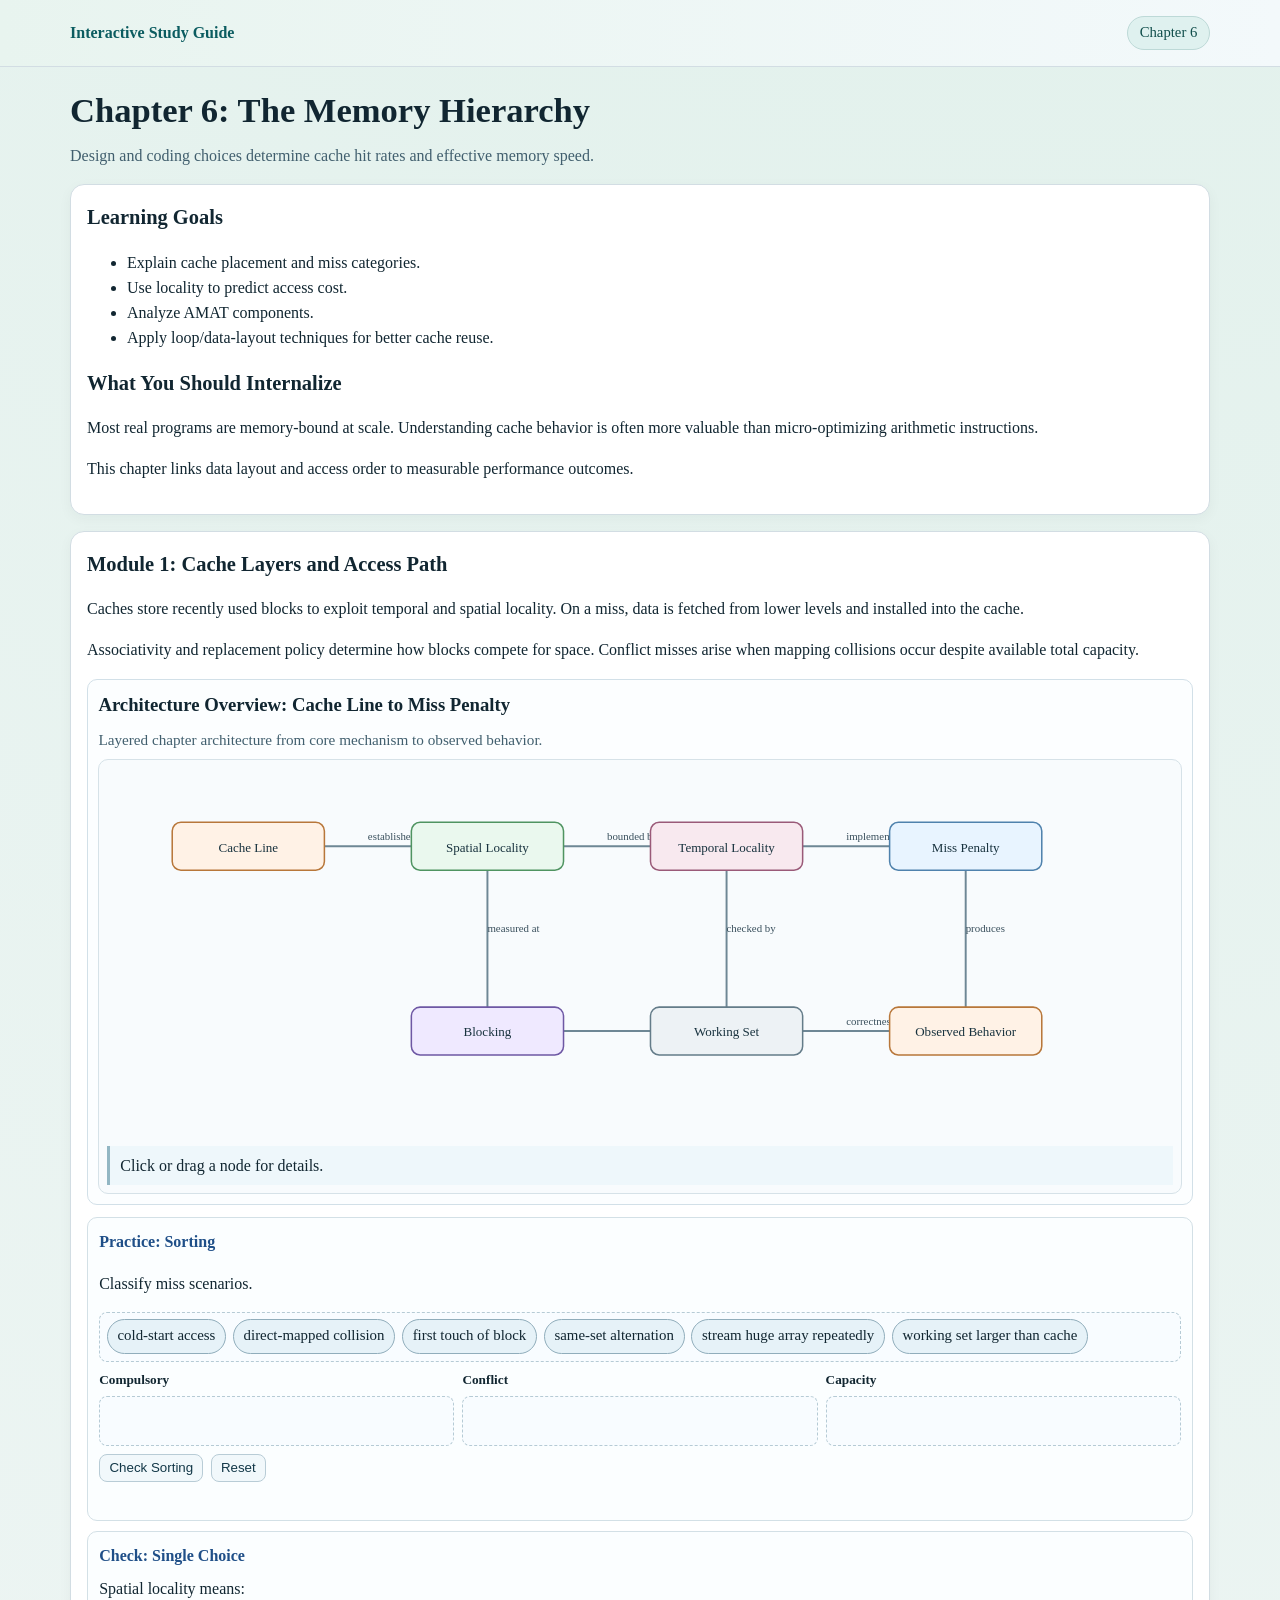
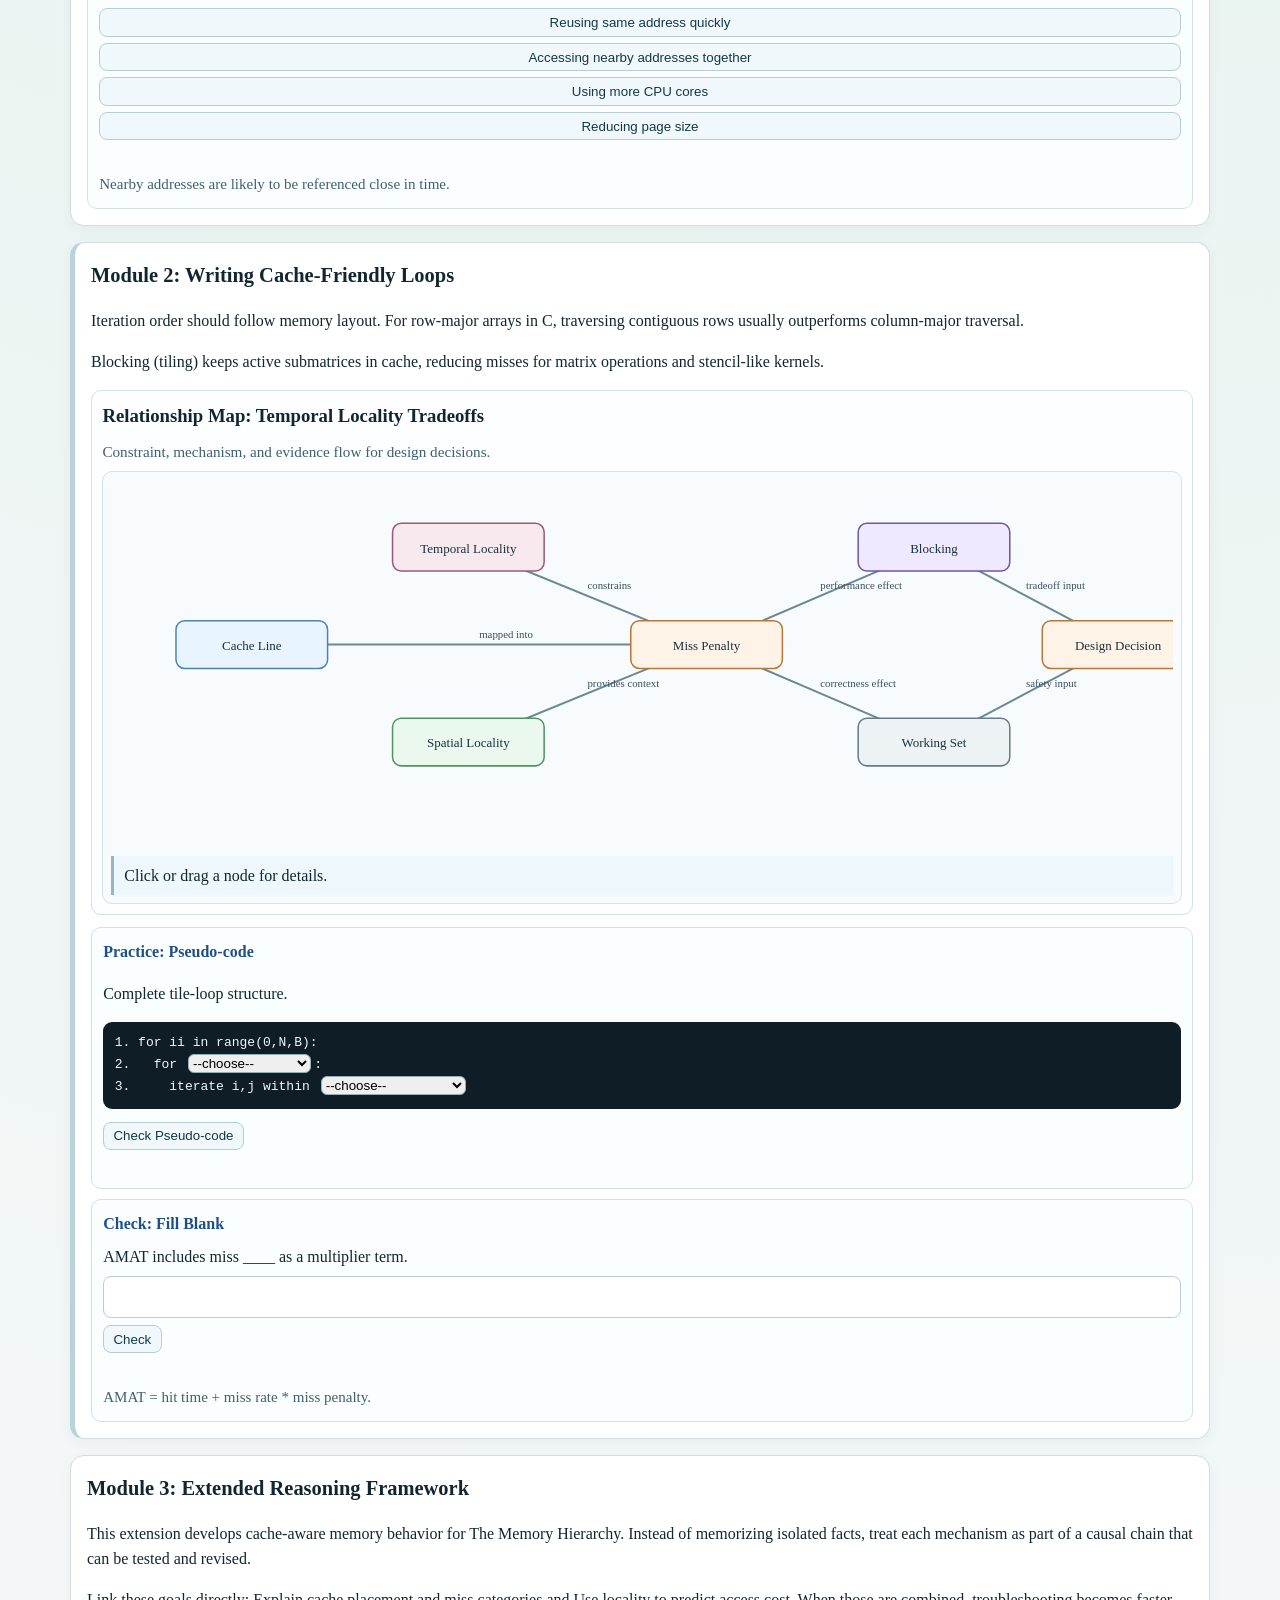
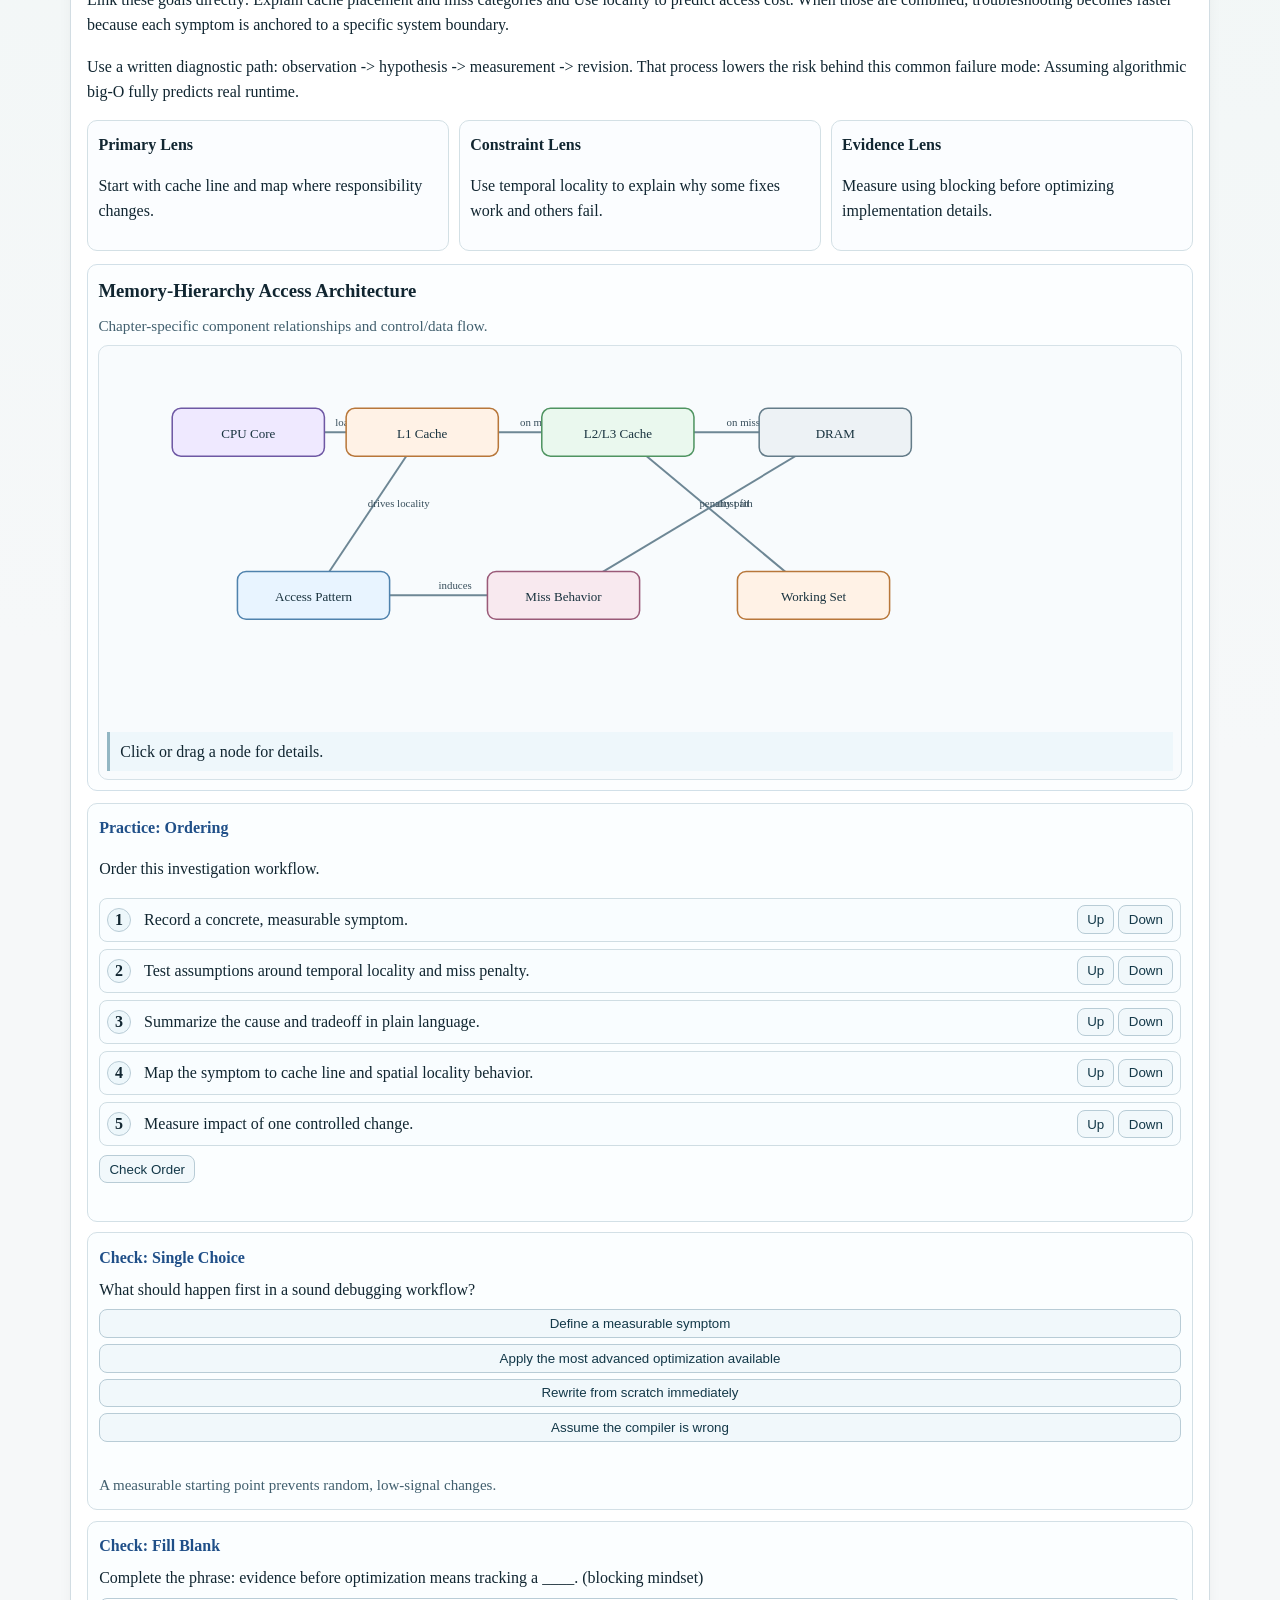
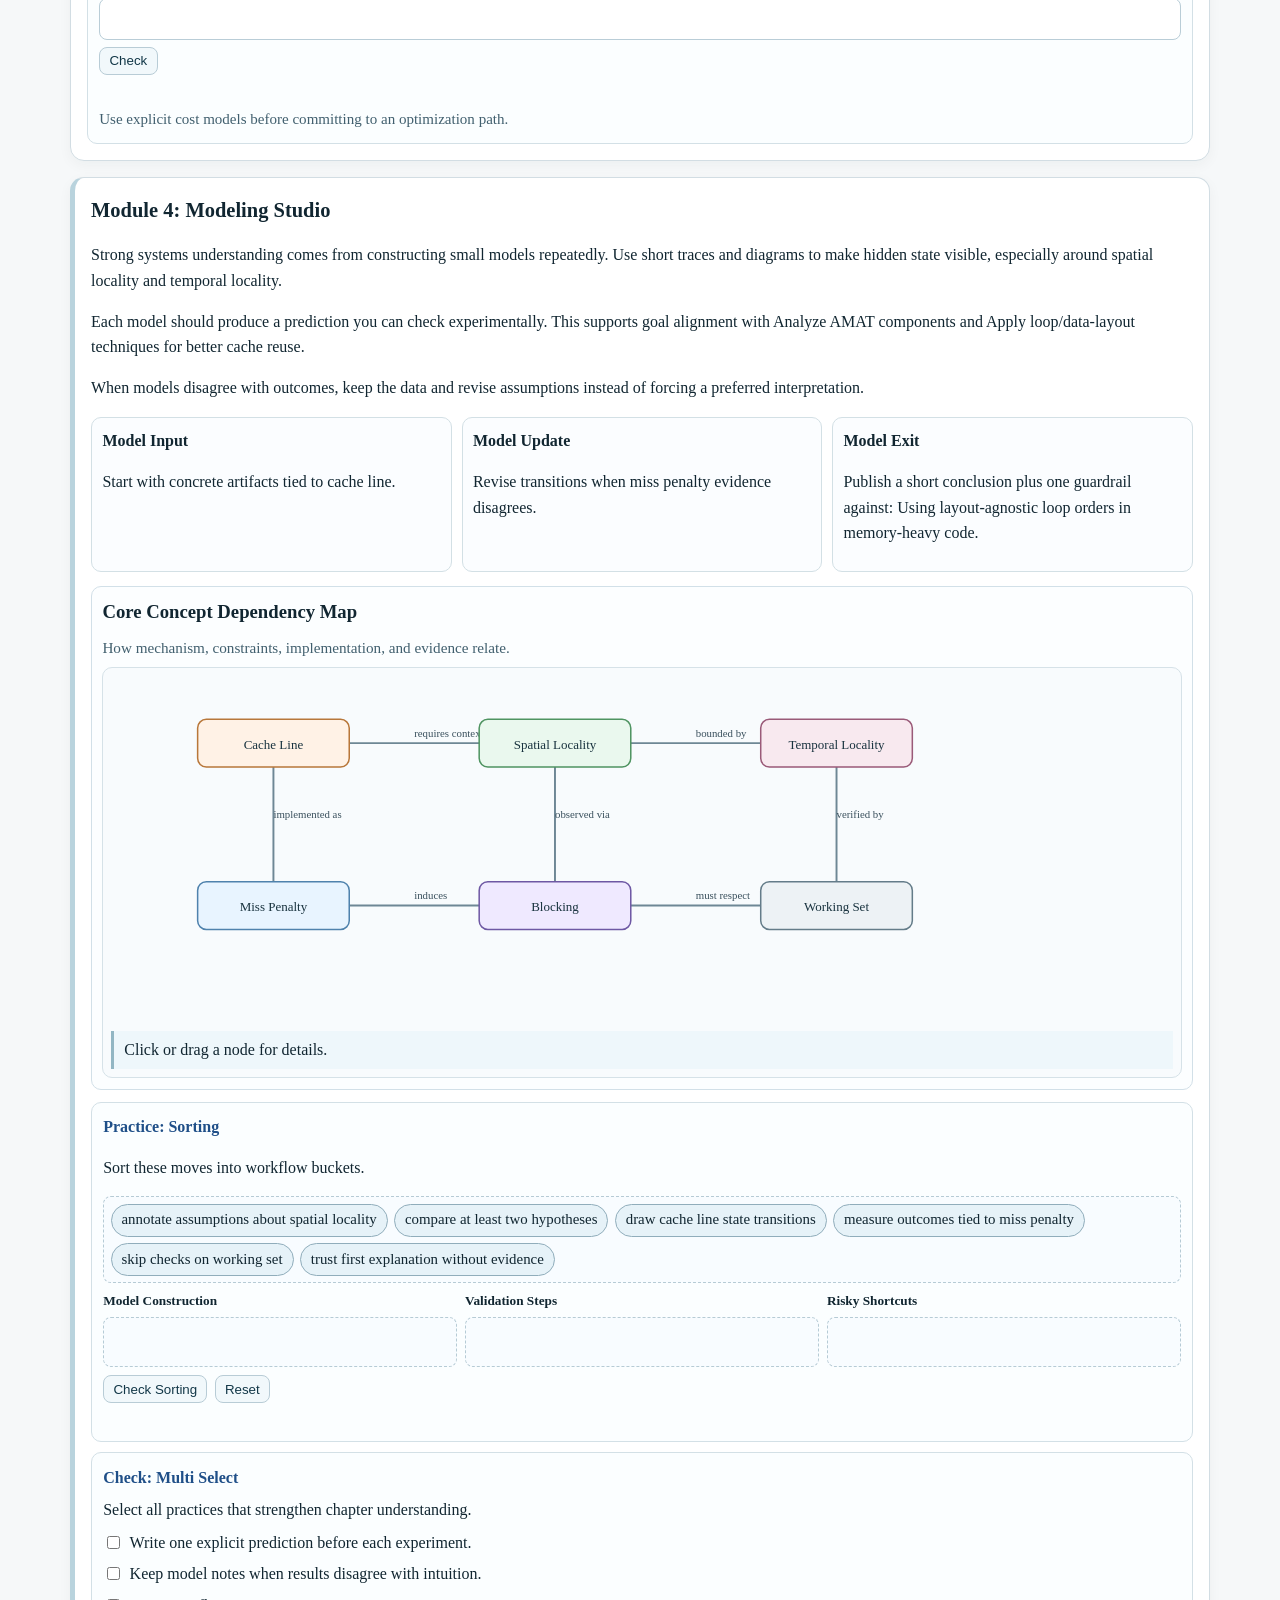
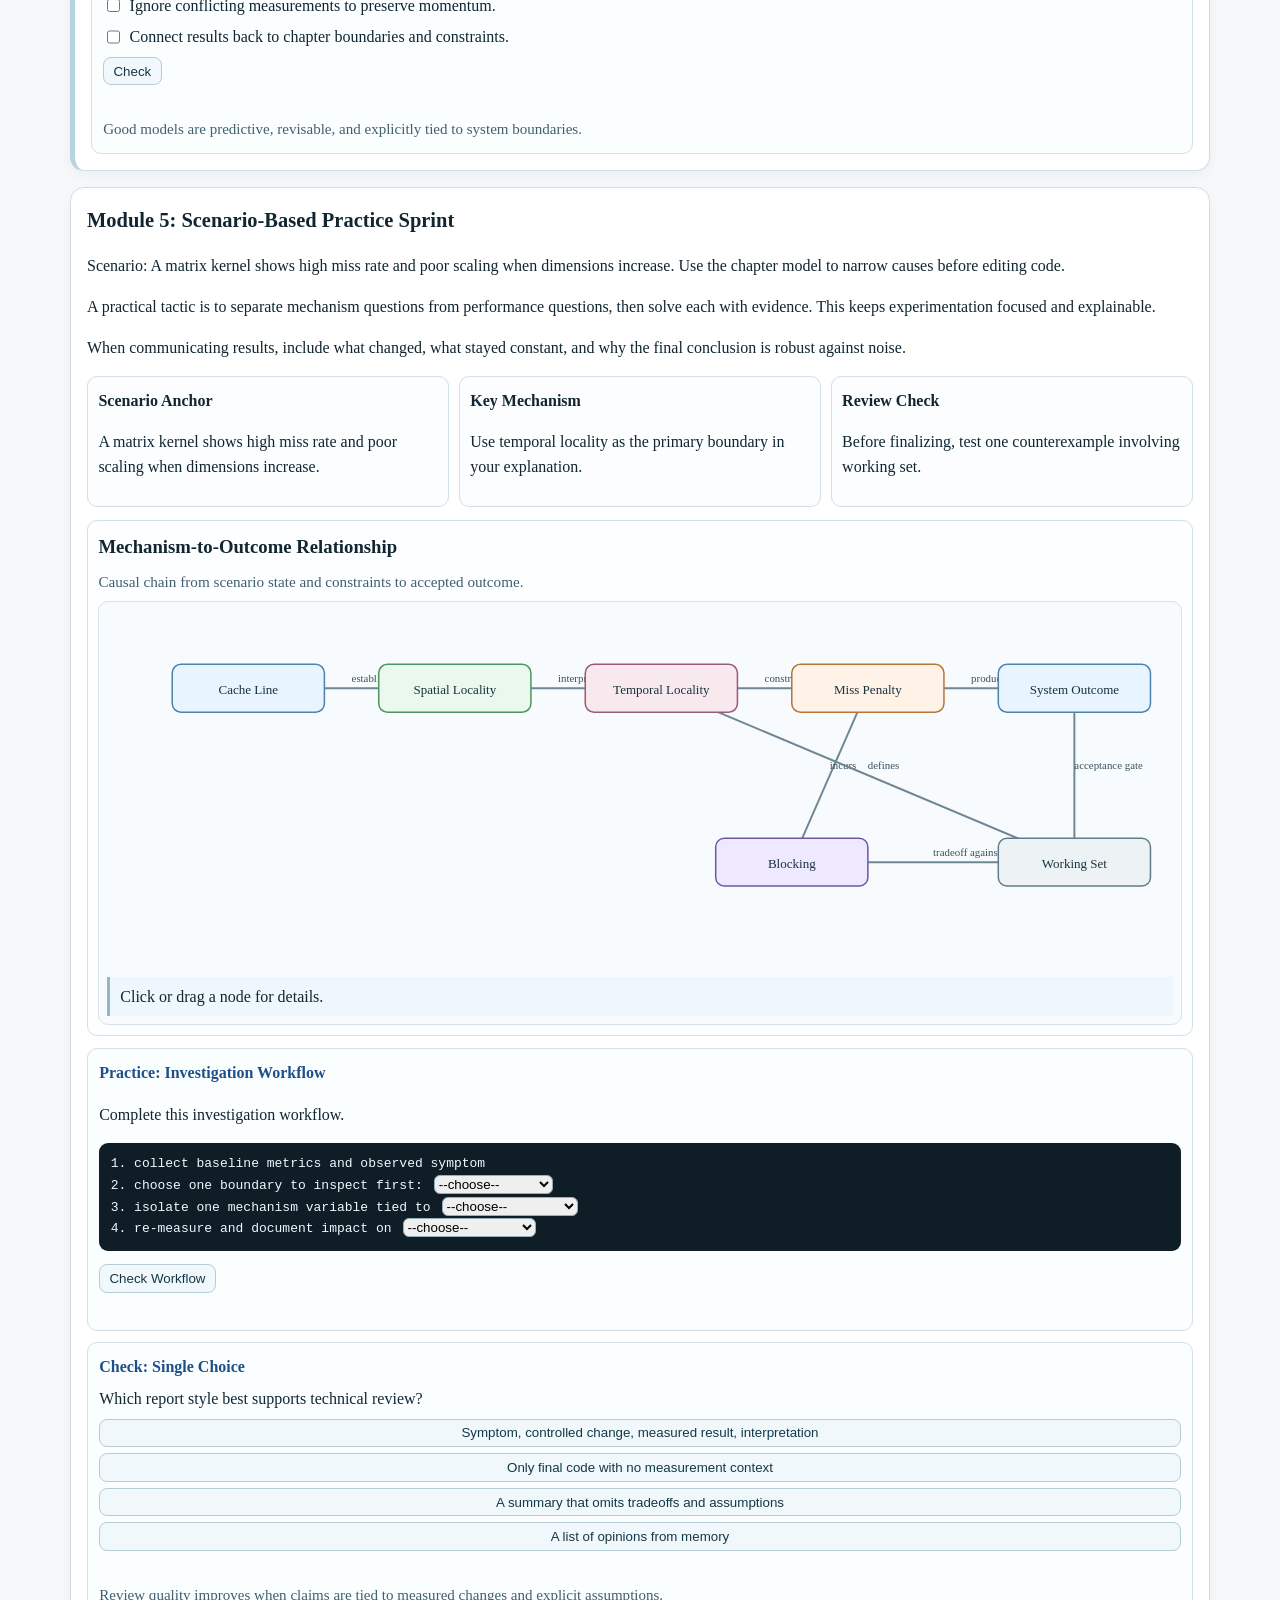
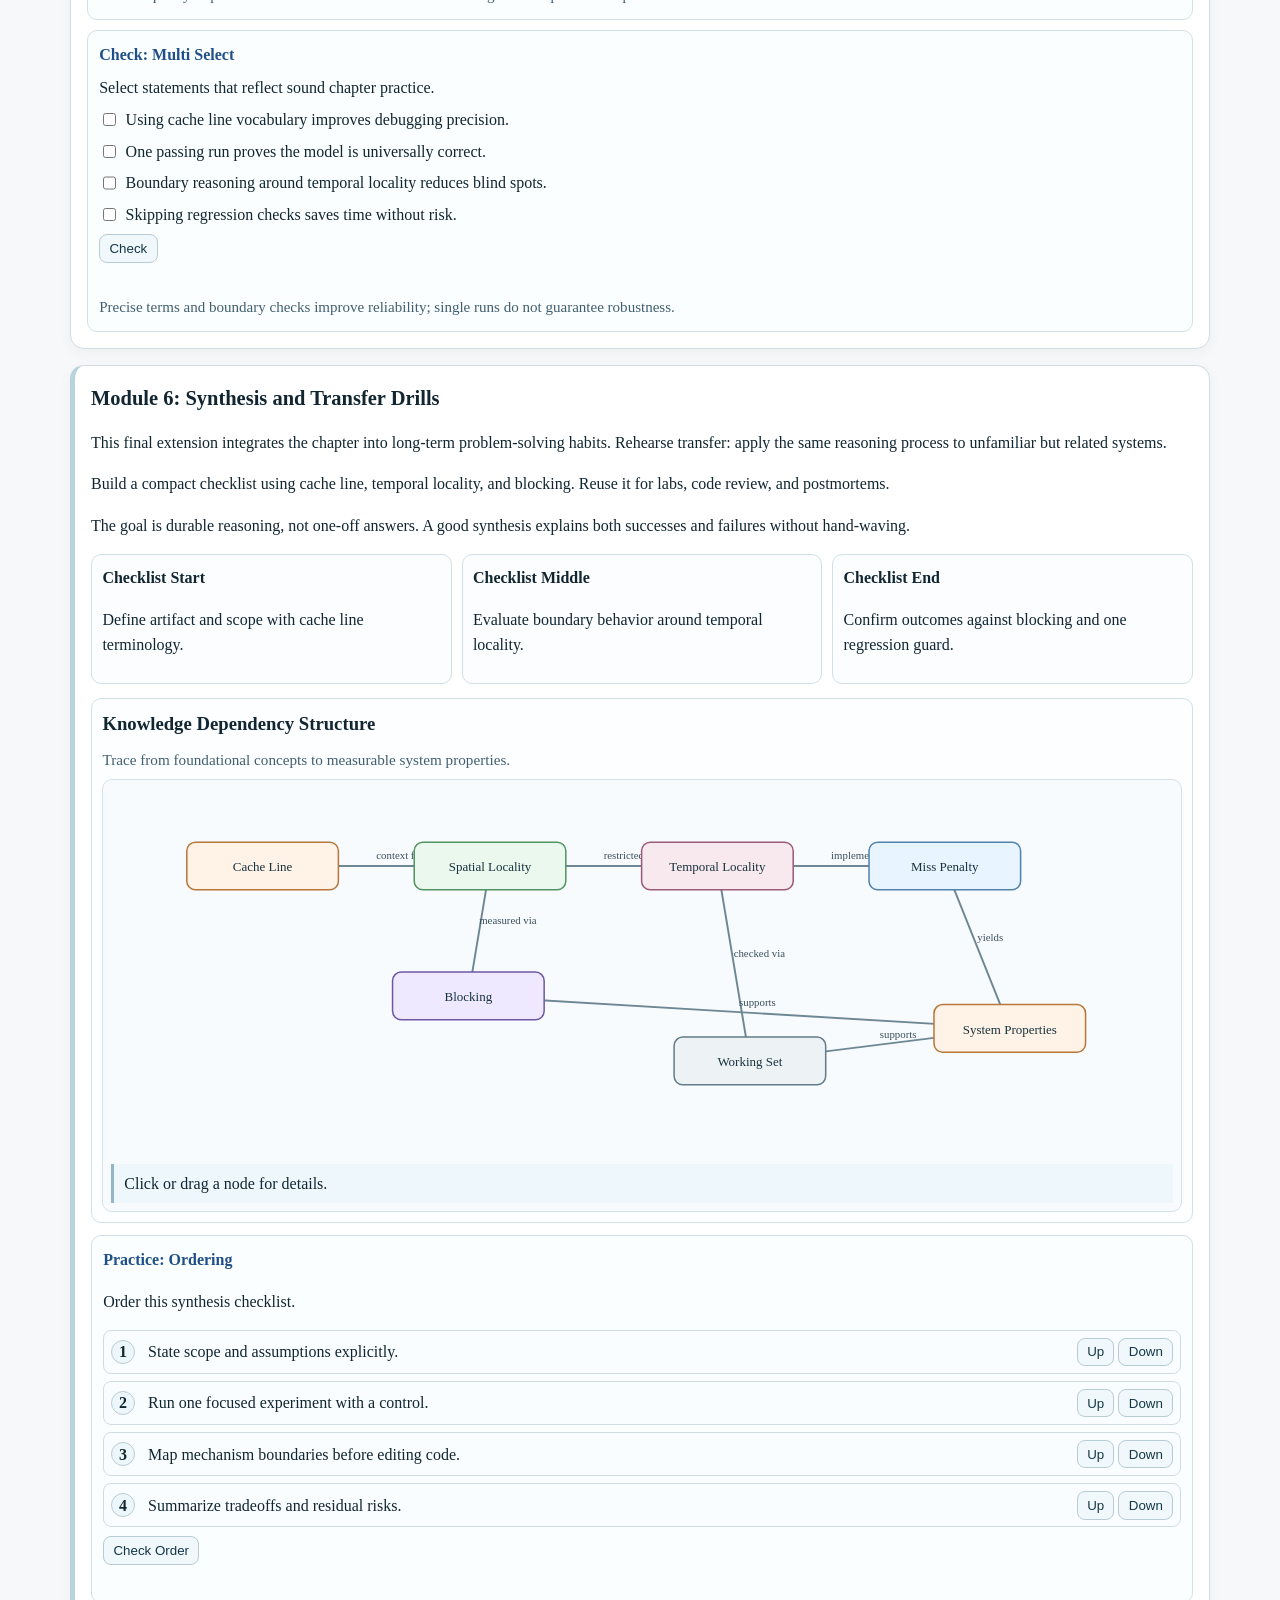
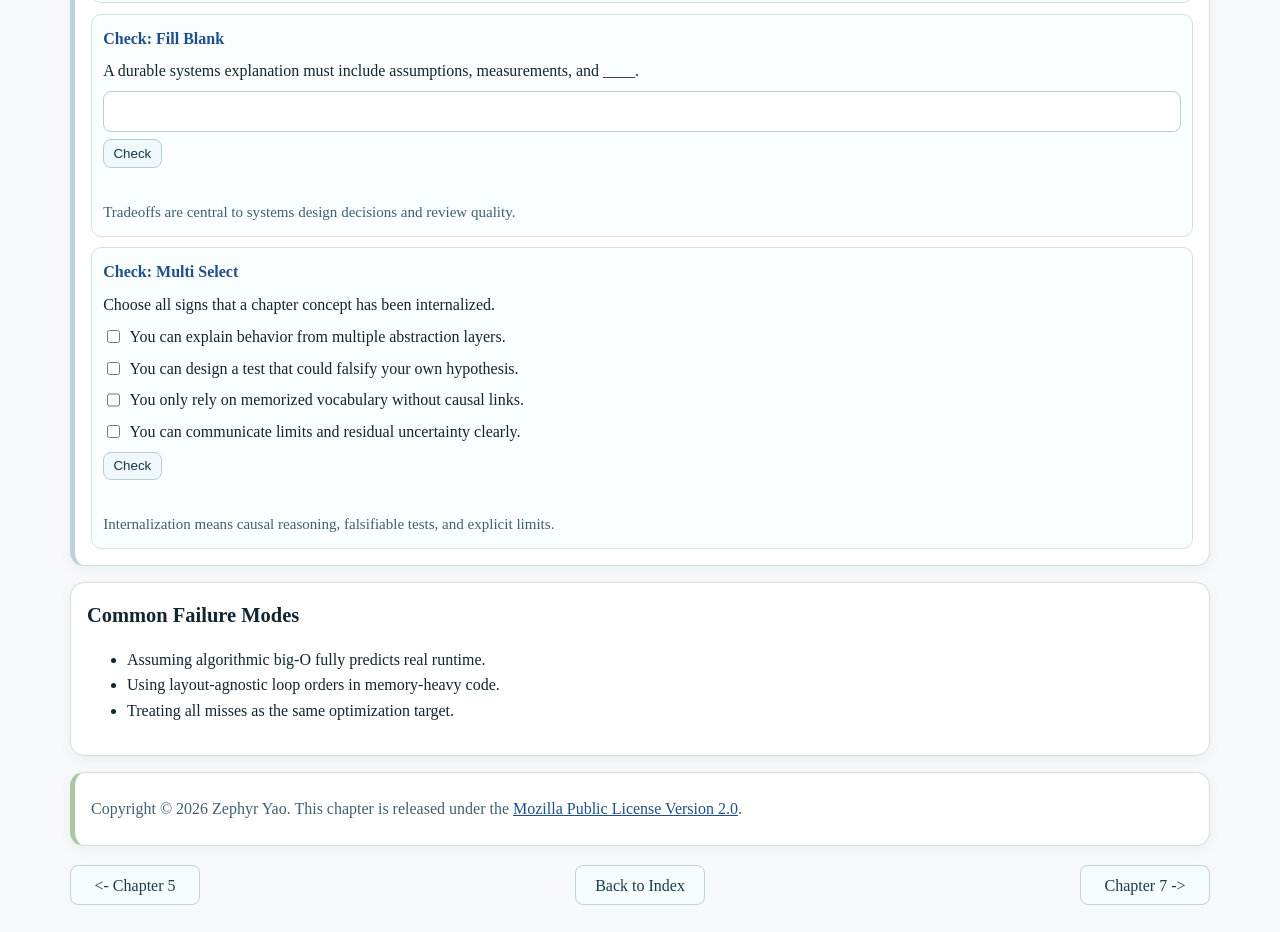
<file: chapter-06.html>
<!doctype html>
<html lang="en">
<head>
  <meta charset="utf-8" />
  <meta name="viewport" content="width=device-width, initial-scale=1" />
  <title>Interactive Systems Study Guide - Chapter 6</title>
  <link rel="stylesheet" href="styles.css" />
</head>
<body>
<header class="site-header">
  <div class="wrap">
    <a class="home-link" href="index.html">Interactive Study Guide</a>
    <span class="chapter-pill">Chapter 6</span>
  </div>
</header>

<main class="wrap chapter-page" data-chapter="6">
  <section class="hero">
    <h1>Chapter 6: The Memory Hierarchy</h1>
    <p class="hero-sub">Design and coding choices determine cache hit rates and effective memory speed.</p>
  </section>

  <section class="intro-block">
    <h2>Learning Goals</h2>
    <ul><li>Explain cache placement and miss categories.</li><li>Use locality to predict access cost.</li><li>Analyze AMAT components.</li><li>Apply loop/data-layout techniques for better cache reuse.</li></ul>
    <h2>What You Should Internalize</h2>
    <p>Most real programs are memory-bound at scale. Understanding cache behavior is often more valuable than micro-optimizing arithmetic instructions.</p><p>This chapter links data layout and access order to measurable performance outcomes.</p>
  </section>

  <section class="module-block"><h2>Module 1: Cache Layers and Access Path</h2><p>Caches store recently used blocks to exploit temporal and spatial locality. On a miss, data is fetched from lower levels and installed into the cache.</p><p>Associativity and replacement policy determine how blocks compete for space. Conflict misses arise when mapping collisions occur despite available total capacity.</p><section class="diagram-block"><h3>Architecture Overview: Cache Line to Miss Penalty</h3><p class="diagram-caption">Layered chapter architecture from core mechanism to observed behavior.</p><div class="diagram-wrap"><svg viewBox="0 0 980 340" role="img" aria-label="Architecture Overview: Cache Line to Miss Penalty"><defs><marker id="arrow-6-1-1" viewBox="0 0 10 10" refX="9" refY="5" markerWidth="6" markerHeight="6" orient="auto-start-reverse"><path d="M 0 0 L 10 5 L 0 10 z"></path></marker></defs><line x1="130" y1="72" x2="350" y2="72" class="diag-edge" data-src="core" data-dst="state" marker-end="url(#arrow-6-1-1)"></line><text x="240" y="66" class="diag-edge-label" data-src="core" data-dst="state">establishes</text><line x1="350" y1="72" x2="570" y2="72" class="diag-edge" data-src="state" data-dst="bound" marker-end="url(#arrow-6-1-1)"></line><text x="460" y="66" class="diag-edge-label" data-src="state" data-dst="bound">bounded by</text><line x1="570" y1="72" x2="790" y2="72" class="diag-edge" data-src="bound" data-dst="impl" marker-end="url(#arrow-6-1-1)"></line><text x="680" y="66" class="diag-edge-label" data-src="bound" data-dst="impl">implemented via</text><line x1="350" y1="72" x2="350" y2="242" class="diag-edge" data-src="state" data-dst="perf" marker-end="url(#arrow-6-1-1)"></line><text x="350" y="151" class="diag-edge-label" data-src="state" data-dst="perf">measured at</text><line x1="570" y1="72" x2="570" y2="242" class="diag-edge" data-src="bound" data-dst="corr" marker-end="url(#arrow-6-1-1)"></line><text x="570" y="151" class="diag-edge-label" data-src="bound" data-dst="corr">checked by</text><line x1="790" y1="72" x2="790" y2="242" class="diag-edge" data-src="impl" data-dst="out" marker-end="url(#arrow-6-1-1)"></line><text x="790" y="151" class="diag-edge-label" data-src="impl" data-dst="out">produces</text><line x1="350" y1="242" x2="790" y2="242" class="diag-edge" data-src="perf" data-dst="out" marker-end="url(#arrow-6-1-1)"></line><text x="570" y="236" class="diag-edge-label" data-src="perf" data-dst="out">cost signal</text><line x1="570" y1="242" x2="790" y2="242" class="diag-edge" data-src="corr" data-dst="out" marker-end="url(#arrow-6-1-1)"></line><text x="680" y="236" class="diag-edge-label" data-src="corr" data-dst="out">correctness signal</text><g class="diag-node kind-kernel" tabindex="0" data-node-id="core" data-x="60" data-y="50" data-detail="Core mechanism: cache line." transform="translate(60 50)"><rect x="0" y="0" width="140" height="44" rx="8"></rect><text x="70" y="27" text-anchor="middle">Cache Line</text></g><g class="diag-node kind-user" tabindex="0" data-node-id="state" data-x="280" data-y="50" data-detail="State/control context: spatial locality." transform="translate(280 50)"><rect x="0" y="0" width="140" height="44" rx="8"></rect><text x="70" y="27" text-anchor="middle">Spatial Locality</text></g><g class="diag-node kind-boundary" tabindex="0" data-node-id="bound" data-x="500" data-y="50" data-detail="Boundary/constraint concept: temporal locality." transform="translate(500 50)"><rect x="0" y="0" width="140" height="44" rx="8"></rect><text x="70" y="27" text-anchor="middle">Temporal Locality</text></g><g class="diag-node kind-tool" tabindex="0" data-node-id="impl" data-x="720" data-y="50" data-detail="Implementation mechanism: miss penalty." transform="translate(720 50)"><rect x="0" y="0" width="140" height="44" rx="8"></rect><text x="70" y="27" text-anchor="middle">Miss Penalty</text></g><g class="diag-node kind-hardware" tabindex="0" data-node-id="perf" data-x="280" data-y="220" data-detail="Performance/cost signal: blocking." transform="translate(280 220)"><rect x="0" y="0" width="140" height="44" rx="8"></rect><text x="70" y="27" text-anchor="middle">Blocking</text></g><g class="diag-node kind-neutral" tabindex="0" data-node-id="corr" data-x="500" data-y="220" data-detail="Correctness/invariant signal: working set." transform="translate(500 220)"><rect x="0" y="0" width="140" height="44" rx="8"></rect><text x="70" y="27" text-anchor="middle">Working Set</text></g><g class="diag-node kind-kernel" tabindex="0" data-node-id="out" data-x="720" data-y="220" data-detail="Externally visible chapter outcome." transform="translate(720 220)"><rect x="0" y="0" width="140" height="44" rx="8"></rect><text x="70" y="27" text-anchor="middle">Observed Behavior</text></g></svg><p class="diagram-output">Click or drag a node for details.</p></div></section><div class="activity-grid"><article class="activity drag-task"><h4>Practice: Sorting</h4><p>Classify miss scenarios.</p><div class="drag-pool"><div class="drag-item" draggable="true" data-value="cold-start access">cold-start access</div><div class="drag-item" draggable="true" data-value="direct-mapped collision">direct-mapped collision</div><div class="drag-item" draggable="true" data-value="first touch of block">first touch of block</div><div class="drag-item" draggable="true" data-value="same-set alternation">same-set alternation</div><div class="drag-item" draggable="true" data-value="stream huge array repeatedly">stream huge array repeatedly</div><div class="drag-item" draggable="true" data-value="working set larger than cache">working set larger than cache</div></div><div class="drop-grid"><div class="drop-col"><h5>Compulsory</h5><div class="drop-zone" data-answers="first touch of block|cold-start access"></div></div><div class="drop-col"><h5>Conflict</h5><div class="drop-zone" data-answers="same-set alternation|direct-mapped collision"></div></div><div class="drop-col"><h5>Capacity</h5><div class="drop-zone" data-answers="working set larger than cache|stream huge array repeatedly"></div></div></div><div class="task-actions"><button type="button" class="check-drag">Check Sorting</button><button type="button" class="reset-drag">Reset</button></div><p class="feedback" aria-live="polite"></p></article><article class="activity single-check"><h4>Check: Single Choice</h4><p class="question">Spatial locality means:</p><div class="choices"><button type="button" class="choice" data-correct="false">Reusing same address quickly</button><button type="button" class="choice" data-correct="true">Accessing nearby addresses together</button><button type="button" class="choice" data-correct="false">Using more CPU cores</button><button type="button" class="choice" data-correct="false">Reducing page size</button></div><p class="feedback" aria-live="polite"></p><p class="explain">Nearby addresses are likely to be referenced close in time.</p></article></div></section><section class="module-block alt"><h2>Module 2: Writing Cache-Friendly Loops</h2><p>Iteration order should follow memory layout. For row-major arrays in C, traversing contiguous rows usually outperforms column-major traversal.</p><p>Blocking (tiling) keeps active submatrices in cache, reducing misses for matrix operations and stencil-like kernels.</p><section class="diagram-block"><h3>Relationship Map: Temporal Locality Tradeoffs</h3><p class="diagram-caption">Constraint, mechanism, and evidence flow for design decisions.</p><div class="diagram-wrap"><svg viewBox="0 0 980 340" role="img" aria-label="Relationship Map: Temporal Locality Tradeoffs"><defs><marker id="arrow-6-2-1" viewBox="0 0 10 10" refX="9" refY="5" markerWidth="6" markerHeight="6" orient="auto-start-reverse"><path d="M 0 0 L 10 5 L 0 10 z"></path></marker></defs><line x1="130" y1="152" x2="550" y2="152" class="diag-edge" data-src="src" data-dst="mech" marker-end="url(#arrow-6-2-1)"></line><text x="340" y="146" class="diag-edge-label" data-src="src" data-dst="mech">mapped into</text><line x1="330" y1="62" x2="550" y2="152" class="diag-edge" data-src="rule" data-dst="mech" marker-end="url(#arrow-6-2-1)"></line><text x="440" y="101" class="diag-edge-label" data-src="rule" data-dst="mech">constrains</text><line x1="330" y1="242" x2="550" y2="152" class="diag-edge" data-src="ctx" data-dst="mech" marker-end="url(#arrow-6-2-1)"></line><text x="440" y="191" class="diag-edge-label" data-src="ctx" data-dst="mech">provides context</text><line x1="550" y1="152" x2="760" y2="62" class="diag-edge" data-src="mech" data-dst="perf" marker-end="url(#arrow-6-2-1)"></line><text x="655" y="101" class="diag-edge-label" data-src="mech" data-dst="perf">performance effect</text><line x1="550" y1="152" x2="760" y2="242" class="diag-edge" data-src="mech" data-dst="corr" marker-end="url(#arrow-6-2-1)"></line><text x="655" y="191" class="diag-edge-label" data-src="mech" data-dst="corr">correctness effect</text><line x1="760" y1="62" x2="930" y2="152" class="diag-edge" data-src="perf" data-dst="dec" marker-end="url(#arrow-6-2-1)"></line><text x="845" y="101" class="diag-edge-label" data-src="perf" data-dst="dec">tradeoff input</text><line x1="760" y1="242" x2="930" y2="152" class="diag-edge" data-src="corr" data-dst="dec" marker-end="url(#arrow-6-2-1)"></line><text x="845" y="191" class="diag-edge-label" data-src="corr" data-dst="dec">safety input</text><g class="diag-node kind-tool" tabindex="0" data-node-id="src" data-x="60" data-y="130" data-detail="Input artifact or focal mechanism: cache line." transform="translate(60 130)"><rect x="0" y="0" width="140" height="44" rx="8"></rect><text x="70" y="27" text-anchor="middle">Cache Line</text></g><g class="diag-node kind-boundary" tabindex="0" data-node-id="rule" data-x="260" data-y="40" data-detail="Constraint layer: temporal locality." transform="translate(260 40)"><rect x="0" y="0" width="140" height="44" rx="8"></rect><text x="70" y="27" text-anchor="middle">Temporal Locality</text></g><g class="diag-node kind-user" tabindex="0" data-node-id="ctx" data-x="260" data-y="220" data-detail="Context/state layer: spatial locality." transform="translate(260 220)"><rect x="0" y="0" width="140" height="44" rx="8"></rect><text x="70" y="27" text-anchor="middle">Spatial Locality</text></g><g class="diag-node kind-kernel" tabindex="0" data-node-id="mech" data-x="480" data-y="130" data-detail="Operational mechanism: miss penalty." transform="translate(480 130)"><rect x="0" y="0" width="140" height="44" rx="8"></rect><text x="70" y="27" text-anchor="middle">Miss Penalty</text></g><g class="diag-node kind-hardware" tabindex="0" data-node-id="perf" data-x="690" data-y="40" data-detail="Performance evidence: blocking." transform="translate(690 40)"><rect x="0" y="0" width="140" height="44" rx="8"></rect><text x="70" y="27" text-anchor="middle">Blocking</text></g><g class="diag-node kind-neutral" tabindex="0" data-node-id="corr" data-x="690" data-y="220" data-detail="Correctness evidence: working set." transform="translate(690 220)"><rect x="0" y="0" width="140" height="44" rx="8"></rect><text x="70" y="27" text-anchor="middle">Working Set</text></g><g class="diag-node kind-kernel" tabindex="0" data-node-id="dec" data-x="860" data-y="130" data-detail="Balanced conclusion from performance and correctness signals." transform="translate(860 130)"><rect x="0" y="0" width="140" height="44" rx="8"></rect><text x="70" y="27" text-anchor="middle">Design Decision</text></g></svg><p class="diagram-output">Click or drag a node for details.</p></div></section><div class="activity-grid"><article class="activity pseudo-task"><h4>Practice: Pseudo-code</h4><p>Complete tile-loop structure.</p><pre><code>1. for ii in range(0,N,B):
2.   for <select class="pseudo-select" data-answer="jj in range(0,N,B)" aria-label="Pseudo blank 1"><option value="">--choose--</option><option value="jj in range(0,N,B)">jj in range(0,N,B)</option><option value="signal in queue">signal in queue</option><option value="socket in ports">socket in ports</option></select>:
3.     iterate i,j within <select class="pseudo-select" data-answer="the BxB tile" aria-label="Pseudo blank 2"><option value="">--choose--</option><option value="the BxB tile">the BxB tile</option><option value="full matrix every time">full matrix every time</option><option value="random cells">random cells</option></select></code></pre><button type="button" class="check-pseudo">Check Pseudo-code</button><p class="feedback" aria-live="polite"></p></article><article class="activity blank-check"><h4>Check: Fill Blank</h4><p class="question">AMAT includes miss ____ as a multiplier term.</p><input type="text" class="blank-input" data-answers="penalty" /><button type="button" class="check-blank">Check</button><p class="feedback" aria-live="polite"></p><p class="explain">AMAT = hit time + miss rate * miss penalty.</p></article></div></section><section class="module-block"><h2>Module 3: Extended Reasoning Framework</h2><p>This extension develops cache-aware memory behavior for The Memory Hierarchy. Instead of memorizing isolated facts, treat each mechanism as part of a causal chain that can be tested and revised.</p><p>Link these goals directly: Explain cache placement and miss categories and Use locality to predict access cost. When those are combined, troubleshooting becomes faster because each symptom is anchored to a specific system boundary.</p><p>Use a written diagnostic path: observation -&gt; hypothesis -&gt; measurement -&gt; revision. That process lowers the risk behind this common failure mode: Assuming algorithmic big-O fully predicts real runtime.</p><div class="knowledge-grid"><article class="knowledge-card"><h4>Primary Lens</h4><p>Start with cache line and map where responsibility changes.</p></article><article class="knowledge-card"><h4>Constraint Lens</h4><p>Use temporal locality to explain why some fixes work and others fail.</p></article><article class="knowledge-card"><h4>Evidence Lens</h4><p>Measure using blocking before optimizing implementation details.</p></article></div><section class="diagram-block"><h3>Memory-Hierarchy Access Architecture</h3><p class="diagram-caption">Chapter-specific component relationships and control/data flow.</p><div class="diagram-wrap"><svg viewBox="0 0 980 340" role="img" aria-label="Memory-Hierarchy Access Architecture"><defs><marker id="arrow-6-3-1" viewBox="0 0 10 10" refX="9" refY="5" markerWidth="6" markerHeight="6" orient="auto-start-reverse"><path d="M 0 0 L 10 5 L 0 10 z"></path></marker></defs><line x1="130" y1="72" x2="290" y2="72" class="diag-edge" data-src="core" data-dst="l1" marker-end="url(#arrow-6-3-1)"></line><text x="210" y="66" class="diag-edge-label" data-src="core" data-dst="l1">load/store</text><line x1="290" y1="72" x2="470" y2="72" class="diag-edge" data-src="l1" data-dst="llc" marker-end="url(#arrow-6-3-1)"></line><text x="380" y="66" class="diag-edge-label" data-src="l1" data-dst="llc">on miss</text><line x1="470" y1="72" x2="670" y2="72" class="diag-edge" data-src="llc" data-dst="dram" marker-end="url(#arrow-6-3-1)"></line><text x="570" y="66" class="diag-edge-label" data-src="llc" data-dst="dram">on miss</text><line x1="190" y1="222" x2="290" y2="72" class="diag-edge" data-src="pattern" data-dst="l1" marker-end="url(#arrow-6-3-1)"></line><text x="240" y="141" class="diag-edge-label" data-src="pattern" data-dst="l1">drives locality</text><line x1="190" y1="222" x2="420" y2="222" class="diag-edge" data-src="pattern" data-dst="miss" marker-end="url(#arrow-6-3-1)"></line><text x="305" y="216" class="diag-edge-label" data-src="pattern" data-dst="miss">induces</text><line x1="650" y1="222" x2="470" y2="72" class="diag-edge" data-src="ws" data-dst="llc" marker-end="url(#arrow-6-3-1)"></line><text x="560" y="141" class="diag-edge-label" data-src="ws" data-dst="llc">must fit</text><line x1="420" y1="222" x2="670" y2="72" class="diag-edge" data-src="miss" data-dst="dram" marker-end="url(#arrow-6-3-1)"></line><text x="545" y="141" class="diag-edge-label" data-src="miss" data-dst="dram">penalty path</text><g class="diag-node kind-hardware" tabindex="0" data-node-id="core" data-x="60" data-y="50" data-detail="Issues loads/stores for active loop." transform="translate(60 50)"><rect x="0" y="0" width="140" height="44" rx="8"></rect><text x="70" y="27" text-anchor="middle">CPU Core</text></g><g class="diag-node kind-kernel" tabindex="0" data-node-id="l1" data-x="220" data-y="50" data-detail="Fastest cache level, smallest capacity." transform="translate(220 50)"><rect x="0" y="0" width="140" height="44" rx="8"></rect><text x="70" y="27" text-anchor="middle">L1 Cache</text></g><g class="diag-node kind-user" tabindex="0" data-node-id="llc" data-x="400" data-y="50" data-detail="Larger shared cache hierarchy." transform="translate(400 50)"><rect x="0" y="0" width="140" height="44" rx="8"></rect><text x="70" y="27" text-anchor="middle">L2/L3 Cache</text></g><g class="diag-node kind-neutral" tabindex="0" data-node-id="dram" data-x="600" data-y="50" data-detail="Main-memory fallback on misses." transform="translate(600 50)"><rect x="0" y="0" width="140" height="44" rx="8"></rect><text x="70" y="27" text-anchor="middle">DRAM</text></g><g class="diag-node kind-tool" tabindex="0" data-node-id="pattern" data-x="120" data-y="200" data-detail="Stride/blocking order over data." transform="translate(120 200)"><rect x="0" y="0" width="140" height="44" rx="8"></rect><text x="70" y="27" text-anchor="middle">Access Pattern</text></g><g class="diag-node kind-boundary" tabindex="0" data-node-id="miss" data-x="350" data-y="200" data-detail="Compulsory/conflict/capacity misses." transform="translate(350 200)"><rect x="0" y="0" width="140" height="44" rx="8"></rect><text x="70" y="27" text-anchor="middle">Miss Behavior</text></g><g class="diag-node kind-kernel" tabindex="0" data-node-id="ws" data-x="580" data-y="200" data-detail="Active data footprint per phase." transform="translate(580 200)"><rect x="0" y="0" width="140" height="44" rx="8"></rect><text x="70" y="27" text-anchor="middle">Working Set</text></g></svg><p class="diagram-output">Click or drag a node for details.</p></div></section><div class="activity-grid"><article class="activity sequence-task"><h4>Practice: Ordering</h4><p>Order this investigation workflow.</p><ul class="sequence-list"><li data-correct="1"><span class="order-num"></span><span class="order-text">Record a concrete, measurable symptom.</span><div class="order-actions"><button type="button" class="move-up">Up</button><button type="button" class="move-down">Down</button></div></li><li data-correct="3"><span class="order-num"></span><span class="order-text">Test assumptions around temporal locality and miss penalty.</span><div class="order-actions"><button type="button" class="move-up">Up</button><button type="button" class="move-down">Down</button></div></li><li data-correct="5"><span class="order-num"></span><span class="order-text">Summarize the cause and tradeoff in plain language.</span><div class="order-actions"><button type="button" class="move-up">Up</button><button type="button" class="move-down">Down</button></div></li><li data-correct="2"><span class="order-num"></span><span class="order-text">Map the symptom to cache line and spatial locality behavior.</span><div class="order-actions"><button type="button" class="move-up">Up</button><button type="button" class="move-down">Down</button></div></li><li data-correct="4"><span class="order-num"></span><span class="order-text">Measure impact of one controlled change.</span><div class="order-actions"><button type="button" class="move-up">Up</button><button type="button" class="move-down">Down</button></div></li></ul><button type="button" class="check-sequence">Check Order</button><p class="feedback" aria-live="polite"></p></article><article class="activity single-check"><h4>Check: Single Choice</h4><p class="question">What should happen first in a sound debugging workflow?</p><div class="choices"><button type="button" class="choice" data-correct="true">Define a measurable symptom</button><button type="button" class="choice" data-correct="false">Apply the most advanced optimization available</button><button type="button" class="choice" data-correct="false">Rewrite from scratch immediately</button><button type="button" class="choice" data-correct="false">Assume the compiler is wrong</button></div><p class="feedback" aria-live="polite"></p><p class="explain">A measurable starting point prevents random, low-signal changes.</p></article><article class="activity blank-check"><h4>Check: Fill Blank</h4><p class="question">Complete the phrase: evidence before optimization means tracking a ____. (blocking mindset)</p><input type="text" class="blank-input" data-answers="blocking|blocking" /><button type="button" class="check-blank">Check</button><p class="feedback" aria-live="polite"></p><p class="explain">Use explicit cost models before committing to an optimization path.</p></article></div></section><section class="module-block alt"><h2>Module 4: Modeling Studio</h2><p>Strong systems understanding comes from constructing small models repeatedly. Use short traces and diagrams to make hidden state visible, especially around spatial locality and temporal locality.</p><p>Each model should produce a prediction you can check experimentally. This supports goal alignment with Analyze AMAT components and Apply loop/data-layout techniques for better cache reuse.</p><p>When models disagree with outcomes, keep the data and revise assumptions instead of forcing a preferred interpretation.</p><div class="knowledge-grid"><article class="knowledge-card"><h4>Model Input</h4><p>Start with concrete artifacts tied to cache line.</p></article><article class="knowledge-card"><h4>Model Update</h4><p>Revise transitions when miss penalty evidence disagrees.</p></article><article class="knowledge-card"><h4>Model Exit</h4><p>Publish a short conclusion plus one guardrail against: Using layout-agnostic loop orders in memory-heavy code.</p></article></div><section class="diagram-block"><h3>Core Concept Dependency Map</h3><p class="diagram-caption">How mechanism, constraints, implementation, and evidence relate.</p><div class="diagram-wrap"><svg viewBox="0 0 980 320" role="img" aria-label="Core Concept Dependency Map"><defs><marker id="arrow-6-4-1" viewBox="0 0 10 10" refX="9" refY="5" markerWidth="6" markerHeight="6" orient="auto-start-reverse"><path d="M 0 0 L 10 5 L 0 10 z"></path></marker></defs><line x1="150" y1="62" x2="410" y2="62" class="diag-edge" data-src="t0" data-dst="t1" marker-end="url(#arrow-6-4-1)"></line><text x="280" y="56" class="diag-edge-label" data-src="t0" data-dst="t1">requires context</text><line x1="410" y1="62" x2="670" y2="62" class="diag-edge" data-src="t1" data-dst="t2" marker-end="url(#arrow-6-4-1)"></line><text x="540" y="56" class="diag-edge-label" data-src="t1" data-dst="t2">bounded by</text><line x1="150" y1="62" x2="150" y2="212" class="diag-edge" data-src="t0" data-dst="t3" marker-end="url(#arrow-6-4-1)"></line><text x="150" y="131" class="diag-edge-label" data-src="t0" data-dst="t3">implemented as</text><line x1="410" y1="62" x2="410" y2="212" class="diag-edge" data-src="t1" data-dst="t4" marker-end="url(#arrow-6-4-1)"></line><text x="410" y="131" class="diag-edge-label" data-src="t1" data-dst="t4">observed via</text><line x1="670" y1="62" x2="670" y2="212" class="diag-edge" data-src="t2" data-dst="t5" marker-end="url(#arrow-6-4-1)"></line><text x="670" y="131" class="diag-edge-label" data-src="t2" data-dst="t5">verified by</text><line x1="150" y1="212" x2="410" y2="212" class="diag-edge" data-src="t3" data-dst="t4" marker-end="url(#arrow-6-4-1)"></line><text x="280" y="206" class="diag-edge-label" data-src="t3" data-dst="t4">induces</text><line x1="410" y1="212" x2="670" y2="212" class="diag-edge" data-src="t4" data-dst="t5" marker-end="url(#arrow-6-4-1)"></line><text x="540" y="206" class="diag-edge-label" data-src="t4" data-dst="t5">must respect</text><g class="diag-node kind-kernel" tabindex="0" data-node-id="t0" data-x="80" data-y="40" data-detail="Primary mechanism concept: cache line." transform="translate(80 40)"><rect x="0" y="0" width="140" height="44" rx="8"></rect><text x="70" y="27" text-anchor="middle">Cache Line</text></g><g class="diag-node kind-user" tabindex="0" data-node-id="t1" data-x="340" data-y="40" data-detail="State/control context: spatial locality." transform="translate(340 40)"><rect x="0" y="0" width="140" height="44" rx="8"></rect><text x="70" y="27" text-anchor="middle">Spatial Locality</text></g><g class="diag-node kind-boundary" tabindex="0" data-node-id="t2" data-x="600" data-y="40" data-detail="Constraint boundary: temporal locality." transform="translate(600 40)"><rect x="0" y="0" width="140" height="44" rx="8"></rect><text x="70" y="27" text-anchor="middle">Temporal Locality</text></g><g class="diag-node kind-tool" tabindex="0" data-node-id="t3" data-x="80" data-y="190" data-detail="Operational implementation concept: miss penalty." transform="translate(80 190)"><rect x="0" y="0" width="140" height="44" rx="8"></rect><text x="70" y="27" text-anchor="middle">Miss Penalty</text></g><g class="diag-node kind-hardware" tabindex="0" data-node-id="t4" data-x="340" data-y="190" data-detail="Performance/cost observation concept: blocking." transform="translate(340 190)"><rect x="0" y="0" width="140" height="44" rx="8"></rect><text x="70" y="27" text-anchor="middle">Blocking</text></g><g class="diag-node kind-neutral" tabindex="0" data-node-id="t5" data-x="600" data-y="190" data-detail="Correctness/invariant check concept: working set." transform="translate(600 190)"><rect x="0" y="0" width="140" height="44" rx="8"></rect><text x="70" y="27" text-anchor="middle">Working Set</text></g></svg><p class="diagram-output">Click or drag a node for details.</p></div></section><div class="activity-grid"><article class="activity drag-task"><h4>Practice: Sorting</h4><p>Sort these moves into workflow buckets.</p><div class="drag-pool"><div class="drag-item" draggable="true" data-value="annotate assumptions about spatial locality">annotate assumptions about spatial locality</div><div class="drag-item" draggable="true" data-value="compare at least two hypotheses">compare at least two hypotheses</div><div class="drag-item" draggable="true" data-value="draw cache line state transitions">draw cache line state transitions</div><div class="drag-item" draggable="true" data-value="measure outcomes tied to miss penalty">measure outcomes tied to miss penalty</div><div class="drag-item" draggable="true" data-value="skip checks on working set">skip checks on working set</div><div class="drag-item" draggable="true" data-value="trust first explanation without evidence">trust first explanation without evidence</div></div><div class="drop-grid"><div class="drop-col"><h5>Model Construction</h5><div class="drop-zone" data-answers="draw cache line state transitions|annotate assumptions about spatial locality"></div></div><div class="drop-col"><h5>Validation Steps</h5><div class="drop-zone" data-answers="measure outcomes tied to miss penalty|compare at least two hypotheses"></div></div><div class="drop-col"><h5>Risky Shortcuts</h5><div class="drop-zone" data-answers="skip checks on working set|trust first explanation without evidence"></div></div></div><div class="task-actions"><button type="button" class="check-drag">Check Sorting</button><button type="button" class="reset-drag">Reset</button></div><p class="feedback" aria-live="polite"></p></article><article class="activity multi-check"><h4>Check: Multi Select</h4><p class="question">Select all practices that strengthen chapter understanding.</p><div class="multi-list"><label class="multi-option"><input type="checkbox" data-correct="true" /> <span>Write one explicit prediction before each experiment.</span></label><label class="multi-option"><input type="checkbox" data-correct="true" /> <span>Keep model notes when results disagree with intuition.</span></label><label class="multi-option"><input type="checkbox" data-correct="false" /> <span>Ignore conflicting measurements to preserve momentum.</span></label><label class="multi-option"><input type="checkbox" data-correct="true" /> <span>Connect results back to chapter boundaries and constraints.</span></label></div><button type="button" class="check-multi">Check</button><p class="feedback" aria-live="polite"></p><p class="explain">Good models are predictive, revisable, and explicitly tied to system boundaries.</p></article></div></section><section class="module-block"><h2>Module 5: Scenario-Based Practice Sprint</h2><p>Scenario: A matrix kernel shows high miss rate and poor scaling when dimensions increase. Use the chapter model to narrow causes before editing code.</p><p>A practical tactic is to separate mechanism questions from performance questions, then solve each with evidence. This keeps experimentation focused and explainable.</p><p>When communicating results, include what changed, what stayed constant, and why the final conclusion is robust against noise.</p><div class="knowledge-grid"><article class="knowledge-card"><h4>Scenario Anchor</h4><p>A matrix kernel shows high miss rate and poor scaling when dimensions increase.</p></article><article class="knowledge-card"><h4>Key Mechanism</h4><p>Use temporal locality as the primary boundary in your explanation.</p></article><article class="knowledge-card"><h4>Review Check</h4><p>Before finalizing, test one counterexample involving working set.</p></article></div><section class="diagram-block"><h3>Mechanism-to-Outcome Relationship</h3><p class="diagram-caption">Causal chain from scenario state and constraints to accepted outcome.</p><div class="diagram-wrap"><svg viewBox="0 0 980 330" role="img" aria-label="Mechanism-to-Outcome Relationship"><defs><marker id="arrow-6-5-1" viewBox="0 0 10 10" refX="9" refY="5" markerWidth="6" markerHeight="6" orient="auto-start-reverse"><path d="M 0 0 L 10 5 L 0 10 z"></path></marker></defs><line x1="130" y1="72" x2="320" y2="72" class="diag-edge" data-src="src" data-dst="state" marker-end="url(#arrow-6-5-1)"></line><text x="225" y="66" class="diag-edge-label" data-src="src" data-dst="state">establishes state</text><line x1="320" y1="72" x2="510" y2="72" class="diag-edge" data-src="state" data-dst="rule" marker-end="url(#arrow-6-5-1)"></line><text x="415" y="66" class="diag-edge-label" data-src="state" data-dst="rule">interpreted by</text><line x1="510" y1="72" x2="700" y2="72" class="diag-edge" data-src="rule" data-dst="mech" marker-end="url(#arrow-6-5-1)"></line><text x="605" y="66" class="diag-edge-label" data-src="rule" data-dst="mech">constrains</text><line x1="700" y1="72" x2="890" y2="72" class="diag-edge" data-src="mech" data-dst="out" marker-end="url(#arrow-6-5-1)"></line><text x="795" y="66" class="diag-edge-label" data-src="mech" data-dst="out">produces</text><line x1="700" y1="72" x2="630" y2="232" class="diag-edge" data-src="mech" data-dst="cost" marker-end="url(#arrow-6-5-1)"></line><text x="665" y="146" class="diag-edge-label" data-src="mech" data-dst="cost">incurs</text><line x1="510" y1="72" x2="890" y2="232" class="diag-edge" data-src="rule" data-dst="safe" marker-end="url(#arrow-6-5-1)"></line><text x="700" y="146" class="diag-edge-label" data-src="rule" data-dst="safe">defines</text><line x1="630" y1="232" x2="890" y2="232" class="diag-edge" data-src="cost" data-dst="safe" marker-end="url(#arrow-6-5-1)"></line><text x="760" y="226" class="diag-edge-label" data-src="cost" data-dst="safe">tradeoff against</text><line x1="890" y1="232" x2="890" y2="72" class="diag-edge" data-src="safe" data-dst="out" marker-end="url(#arrow-6-5-1)"></line><text x="890" y="146" class="diag-edge-label" data-src="safe" data-dst="out">acceptance gate</text><g class="diag-node kind-tool" tabindex="0" data-node-id="src" data-x="60" data-y="50" data-detail="Observed artifact or input concept: cache line." transform="translate(60 50)"><rect x="0" y="0" width="140" height="44" rx="8"></rect><text x="70" y="27" text-anchor="middle">Cache Line</text></g><g class="diag-node kind-user" tabindex="0" data-node-id="state" data-x="250" data-y="50" data-detail="Runtime state context: spatial locality." transform="translate(250 50)"><rect x="0" y="0" width="140" height="44" rx="8"></rect><text x="70" y="27" text-anchor="middle">Spatial Locality</text></g><g class="diag-node kind-boundary" tabindex="0" data-node-id="rule" data-x="440" data-y="50" data-detail="Constraint/rule concept: temporal locality." transform="translate(440 50)"><rect x="0" y="0" width="140" height="44" rx="8"></rect><text x="70" y="27" text-anchor="middle">Temporal Locality</text></g><g class="diag-node kind-kernel" tabindex="0" data-node-id="mech" data-x="630" data-y="50" data-detail="Mechanism implementing behavior: miss penalty." transform="translate(630 50)"><rect x="0" y="0" width="140" height="44" rx="8"></rect><text x="70" y="27" text-anchor="middle">Miss Penalty</text></g><g class="diag-node kind-tool" tabindex="0" data-node-id="out" data-x="820" data-y="50" data-detail="Observed result after applying mechanism under constraints." transform="translate(820 50)"><rect x="0" y="0" width="140" height="44" rx="8"></rect><text x="70" y="27" text-anchor="middle">System Outcome</text></g><g class="diag-node kind-hardware" tabindex="0" data-node-id="cost" data-x="560" data-y="210" data-detail="Measured cost/performance signal: blocking." transform="translate(560 210)"><rect x="0" y="0" width="140" height="44" rx="8"></rect><text x="70" y="27" text-anchor="middle">Blocking</text></g><g class="diag-node kind-neutral" tabindex="0" data-node-id="safe" data-x="820" data-y="210" data-detail="Correctness acceptance criterion: working set." transform="translate(820 210)"><rect x="0" y="0" width="140" height="44" rx="8"></rect><text x="70" y="27" text-anchor="middle">Working Set</text></g></svg><p class="diagram-output">Click or drag a node for details.</p></div></section><div class="activity-grid"><article class="activity workflow-task"><h4>Practice: Investigation Workflow</h4><p>Complete this investigation workflow.</p><pre><code>1. collect baseline metrics and observed symptom
2. choose one boundary to inspect first: <select class="workflow-select" data-answer="temporal locality" aria-label="Workflow blank 1"><option value="">--choose--</option><option value="temporal locality">temporal locality</option><option value="cache line">cache line</option><option value="random guess">random guess</option></select>
3. isolate one mechanism variable tied to <select class="workflow-select" data-answer="miss penalty" aria-label="Workflow blank 2"><option value="">--choose--</option><option value="miss penalty">miss penalty</option><option value="blocking">blocking</option><option value="undefined behavior">undefined behavior</option></select>
4. re-measure and document impact on <select class="workflow-select" data-answer="blocking" aria-label="Workflow blank 3"><option value="">--choose--</option><option value="blocking">blocking</option><option value="compiler flags only">compiler flags only</option><option value="logging color">logging color</option></select></code></pre><button type="button" class="check-workflow">Check Workflow</button><p class="feedback" aria-live="polite"></p></article><article class="activity single-check"><h4>Check: Single Choice</h4><p class="question">Which report style best supports technical review?</p><div class="choices"><button type="button" class="choice" data-correct="true">Symptom, controlled change, measured result, interpretation</button><button type="button" class="choice" data-correct="false">Only final code with no measurement context</button><button type="button" class="choice" data-correct="false">A summary that omits tradeoffs and assumptions</button><button type="button" class="choice" data-correct="false">A list of opinions from memory</button></div><p class="feedback" aria-live="polite"></p><p class="explain">Review quality improves when claims are tied to measured changes and explicit assumptions.</p></article><article class="activity multi-check"><h4>Check: Multi Select</h4><p class="question">Select statements that reflect sound chapter practice.</p><div class="multi-list"><label class="multi-option"><input type="checkbox" data-correct="true" /> <span>Using cache line vocabulary improves debugging precision.</span></label><label class="multi-option"><input type="checkbox" data-correct="false" /> <span>One passing run proves the model is universally correct.</span></label><label class="multi-option"><input type="checkbox" data-correct="true" /> <span>Boundary reasoning around temporal locality reduces blind spots.</span></label><label class="multi-option"><input type="checkbox" data-correct="false" /> <span>Skipping regression checks saves time without risk.</span></label></div><button type="button" class="check-multi">Check</button><p class="feedback" aria-live="polite"></p><p class="explain">Precise terms and boundary checks improve reliability; single runs do not guarantee robustness.</p></article></div></section><section class="module-block alt"><h2>Module 6: Synthesis and Transfer Drills</h2><p>This final extension integrates the chapter into long-term problem-solving habits. Rehearse transfer: apply the same reasoning process to unfamiliar but related systems.</p><p>Build a compact checklist using cache line, temporal locality, and blocking. Reuse it for labs, code review, and postmortems.</p><p>The goal is durable reasoning, not one-off answers. A good synthesis explains both successes and failures without hand-waving.</p><div class="knowledge-grid"><article class="knowledge-card"><h4>Checklist Start</h4><p>Define artifact and scope with cache line terminology.</p></article><article class="knowledge-card"><h4>Checklist Middle</h4><p>Evaluate boundary behavior around temporal locality.</p></article><article class="knowledge-card"><h4>Checklist End</h4><p>Confirm outcomes against blocking and one regression guard.</p></article></div><section class="diagram-block"><h3>Knowledge Dependency Structure</h3><p class="diagram-caption">Trace from foundational concepts to measurable system properties.</p><div class="diagram-wrap"><svg viewBox="0 0 980 340" role="img" aria-label="Knowledge Dependency Structure"><defs><marker id="arrow-6-6-1" viewBox="0 0 10 10" refX="9" refY="5" markerWidth="6" markerHeight="6" orient="auto-start-reverse"><path d="M 0 0 L 10 5 L 0 10 z"></path></marker></defs><line x1="140" y1="72" x2="350" y2="72" class="diag-edge" data-src="base" data-dst="dep1" marker-end="url(#arrow-6-6-1)"></line><text x="245" y="66" class="diag-edge-label" data-src="base" data-dst="dep1">context for</text><line x1="350" y1="72" x2="560" y2="72" class="diag-edge" data-src="dep1" data-dst="dep2" marker-end="url(#arrow-6-6-1)"></line><text x="455" y="66" class="diag-edge-label" data-src="dep1" data-dst="dep2">restricted by</text><line x1="560" y1="72" x2="770" y2="72" class="diag-edge" data-src="dep2" data-dst="op" marker-end="url(#arrow-6-6-1)"></line><text x="665" y="66" class="diag-edge-label" data-src="dep2" data-dst="op">implemented by</text><line x1="350" y1="72" x2="330" y2="192" class="diag-edge" data-src="dep1" data-dst="perf" marker-end="url(#arrow-6-6-1)"></line><text x="340" y="126" class="diag-edge-label" data-src="dep1" data-dst="perf">measured via</text><line x1="560" y1="72" x2="590" y2="252" class="diag-edge" data-src="dep2" data-dst="corr" marker-end="url(#arrow-6-6-1)"></line><text x="575" y="156" class="diag-edge-label" data-src="dep2" data-dst="corr">checked via</text><line x1="770" y1="72" x2="830" y2="222" class="diag-edge" data-src="op" data-dst="sys" marker-end="url(#arrow-6-6-1)"></line><text x="800" y="141" class="diag-edge-label" data-src="op" data-dst="sys">yields</text><line x1="330" y1="192" x2="830" y2="222" class="diag-edge" data-src="perf" data-dst="sys" marker-end="url(#arrow-6-6-1)"></line><text x="580" y="201" class="diag-edge-label" data-src="perf" data-dst="sys">supports</text><line x1="590" y1="252" x2="830" y2="222" class="diag-edge" data-src="corr" data-dst="sys" marker-end="url(#arrow-6-6-1)"></line><text x="710" y="231" class="diag-edge-label" data-src="corr" data-dst="sys">supports</text><g class="diag-node kind-kernel" tabindex="0" data-node-id="base" data-x="70" data-y="50" data-detail="Foundational concept: cache line." transform="translate(70 50)"><rect x="0" y="0" width="140" height="44" rx="8"></rect><text x="70" y="27" text-anchor="middle">Cache Line</text></g><g class="diag-node kind-user" tabindex="0" data-node-id="dep1" data-x="280" data-y="50" data-detail="State/dependent concept: spatial locality." transform="translate(280 50)"><rect x="0" y="0" width="140" height="44" rx="8"></rect><text x="70" y="27" text-anchor="middle">Spatial Locality</text></g><g class="diag-node kind-boundary" tabindex="0" data-node-id="dep2" data-x="490" data-y="50" data-detail="Constraint concept: temporal locality." transform="translate(490 50)"><rect x="0" y="0" width="140" height="44" rx="8"></rect><text x="70" y="27" text-anchor="middle">Temporal Locality</text></g><g class="diag-node kind-tool" tabindex="0" data-node-id="op" data-x="700" data-y="50" data-detail="Operational mechanism: miss penalty." transform="translate(700 50)"><rect x="0" y="0" width="140" height="44" rx="8"></rect><text x="70" y="27" text-anchor="middle">Miss Penalty</text></g><g class="diag-node kind-hardware" tabindex="0" data-node-id="perf" data-x="260" data-y="170" data-detail="Performance evidence concept: blocking." transform="translate(260 170)"><rect x="0" y="0" width="140" height="44" rx="8"></rect><text x="70" y="27" text-anchor="middle">Blocking</text></g><g class="diag-node kind-neutral" tabindex="0" data-node-id="corr" data-x="520" data-y="230" data-detail="Correctness evidence concept: working set." transform="translate(520 230)"><rect x="0" y="0" width="140" height="44" rx="8"></rect><text x="70" y="27" text-anchor="middle">Working Set</text></g><g class="diag-node kind-kernel" tabindex="0" data-node-id="sys" data-x="760" data-y="200" data-detail="Integrated performance + correctness properties." transform="translate(760 200)"><rect x="0" y="0" width="140" height="44" rx="8"></rect><text x="70" y="27" text-anchor="middle">System Properties</text></g></svg><p class="diagram-output">Click or drag a node for details.</p></div></section><div class="activity-grid"><article class="activity sequence-task"><h4>Practice: Ordering</h4><p>Order this synthesis checklist.</p><ul class="sequence-list"><li data-correct="1"><span class="order-num"></span><span class="order-text">State scope and assumptions explicitly.</span><div class="order-actions"><button type="button" class="move-up">Up</button><button type="button" class="move-down">Down</button></div></li><li data-correct="3"><span class="order-num"></span><span class="order-text">Run one focused experiment with a control.</span><div class="order-actions"><button type="button" class="move-up">Up</button><button type="button" class="move-down">Down</button></div></li><li data-correct="2"><span class="order-num"></span><span class="order-text">Map mechanism boundaries before editing code.</span><div class="order-actions"><button type="button" class="move-up">Up</button><button type="button" class="move-down">Down</button></div></li><li data-correct="4"><span class="order-num"></span><span class="order-text">Summarize tradeoffs and residual risks.</span><div class="order-actions"><button type="button" class="move-up">Up</button><button type="button" class="move-down">Down</button></div></li></ul><button type="button" class="check-sequence">Check Order</button><p class="feedback" aria-live="polite"></p></article><article class="activity blank-check"><h4>Check: Fill Blank</h4><p class="question">A durable systems explanation must include assumptions, measurements, and ____.</p><input type="text" class="blank-input" data-answers="tradeoffs|tradeoff" /><button type="button" class="check-blank">Check</button><p class="feedback" aria-live="polite"></p><p class="explain">Tradeoffs are central to systems design decisions and review quality.</p></article><article class="activity multi-check"><h4>Check: Multi Select</h4><p class="question">Choose all signs that a chapter concept has been internalized.</p><div class="multi-list"><label class="multi-option"><input type="checkbox" data-correct="true" /> <span>You can explain behavior from multiple abstraction layers.</span></label><label class="multi-option"><input type="checkbox" data-correct="true" /> <span>You can design a test that could falsify your own hypothesis.</span></label><label class="multi-option"><input type="checkbox" data-correct="false" /> <span>You only rely on memorized vocabulary without causal links.</span></label><label class="multi-option"><input type="checkbox" data-correct="true" /> <span>You can communicate limits and residual uncertainty clearly.</span></label></div><button type="button" class="check-multi">Check</button><p class="feedback" aria-live="polite"></p><p class="explain">Internalization means causal reasoning, falsifiable tests, and explicit limits.</p></article></div></section>

  <section class="pitfall-block">
    <h2>Common Failure Modes</h2>
    <ul><li>Assuming algorithmic big-O fully predicts real runtime.</li><li>Using layout-agnostic loop orders in memory-heavy code.</li><li>Treating all misses as the same optimization target.</li></ul>
  </section>

  <section class="chapter-license">
    <p>Copyright &copy; 2026 Zephyr Yao. This chapter is released under the <a href="LICENSE">Mozilla Public License Version 2.0</a>.</p>
  </section>

  <nav class="chapter-nav">
    <a href="chapter-05.html"><- Chapter 5</a>
    <a href="index.html">Back to Index</a>
    <a href="chapter-07.html">Chapter 7 -></a>
  </nav>
</main>

<script src="app.js"></script>
</body>
</html>
</file>
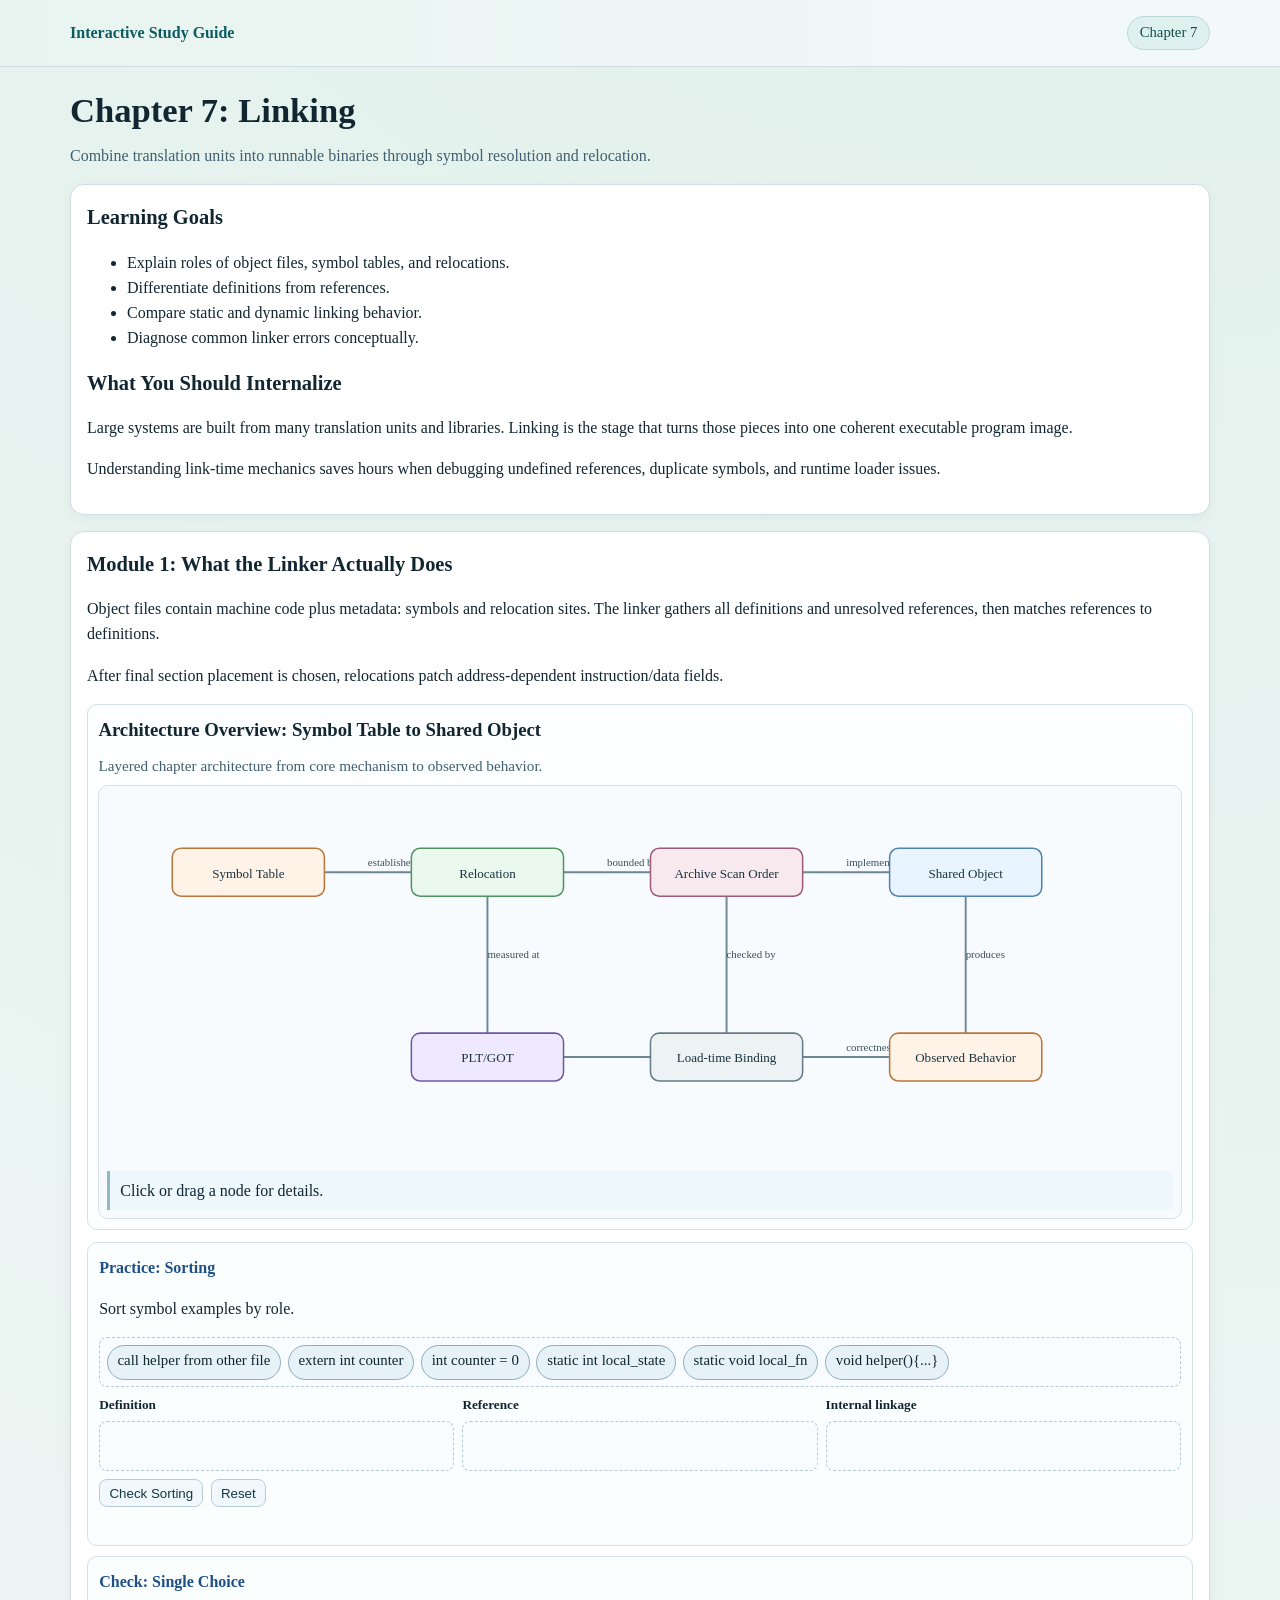
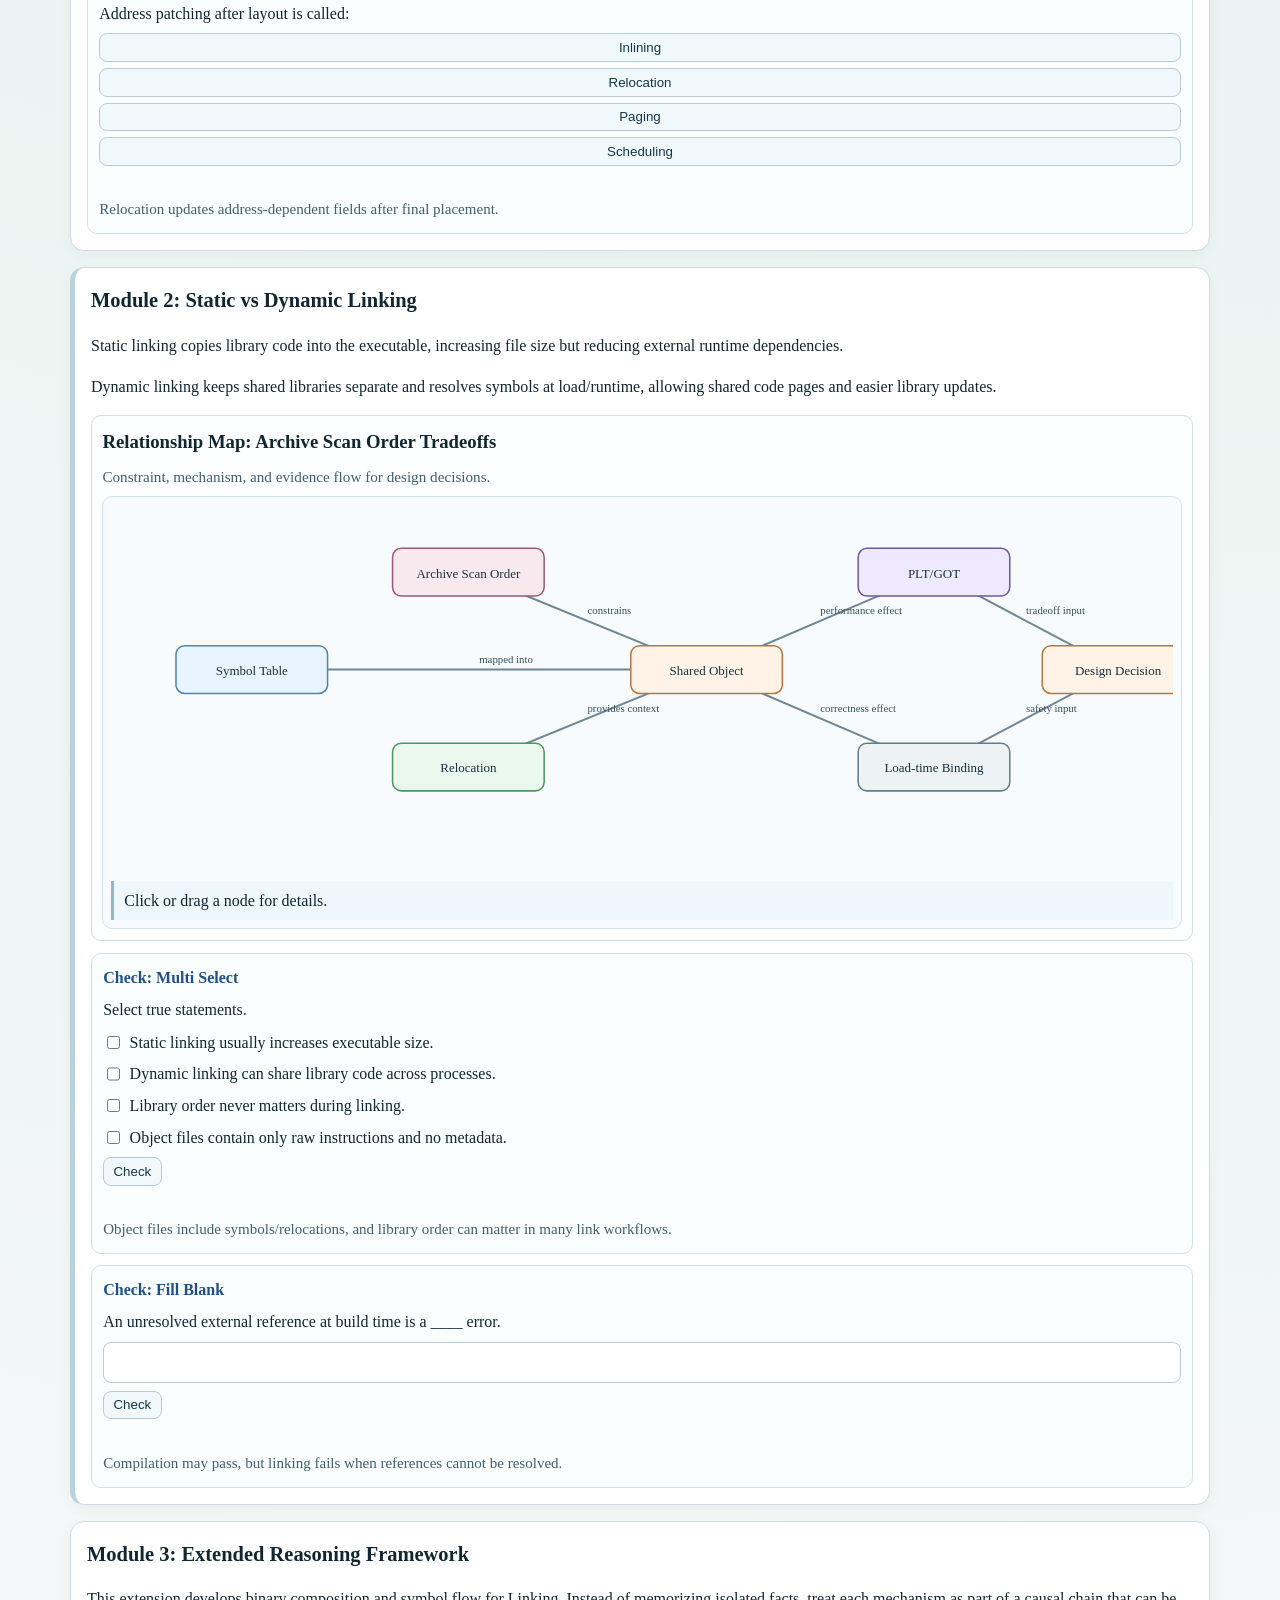
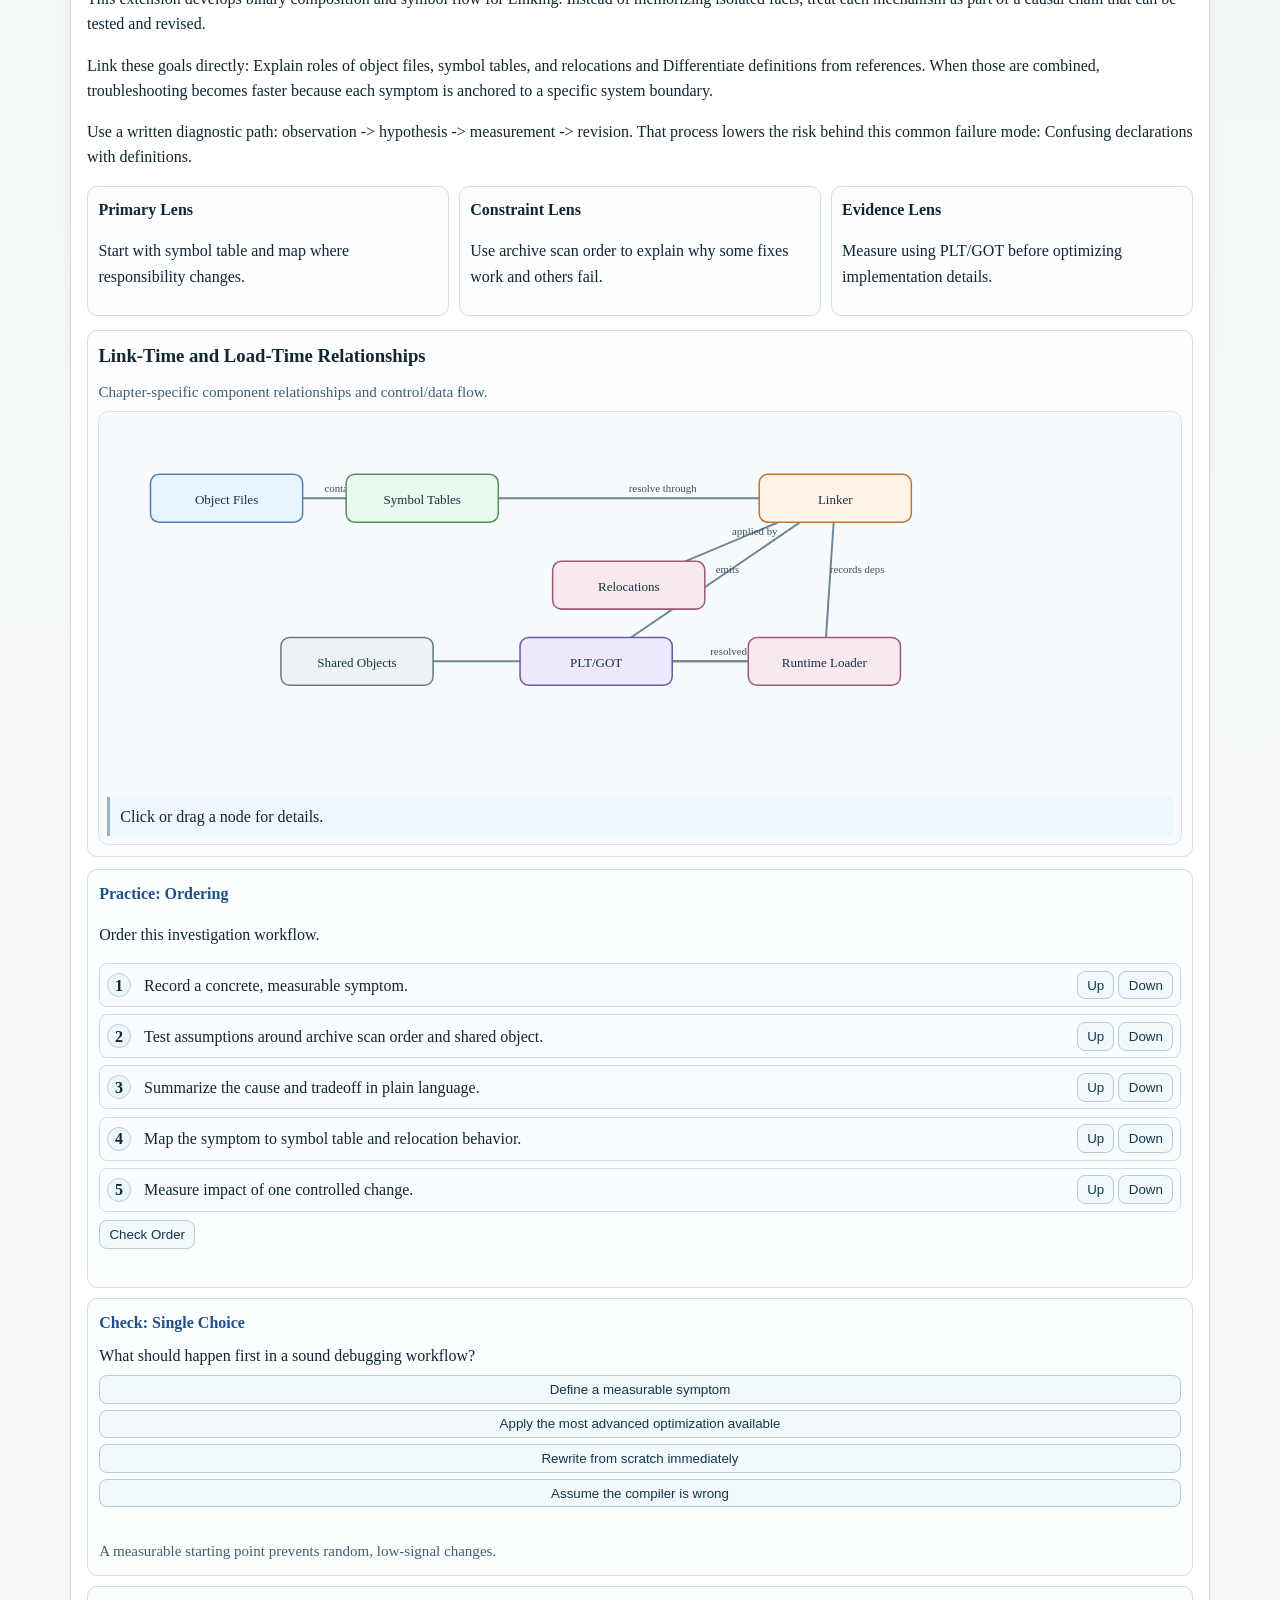
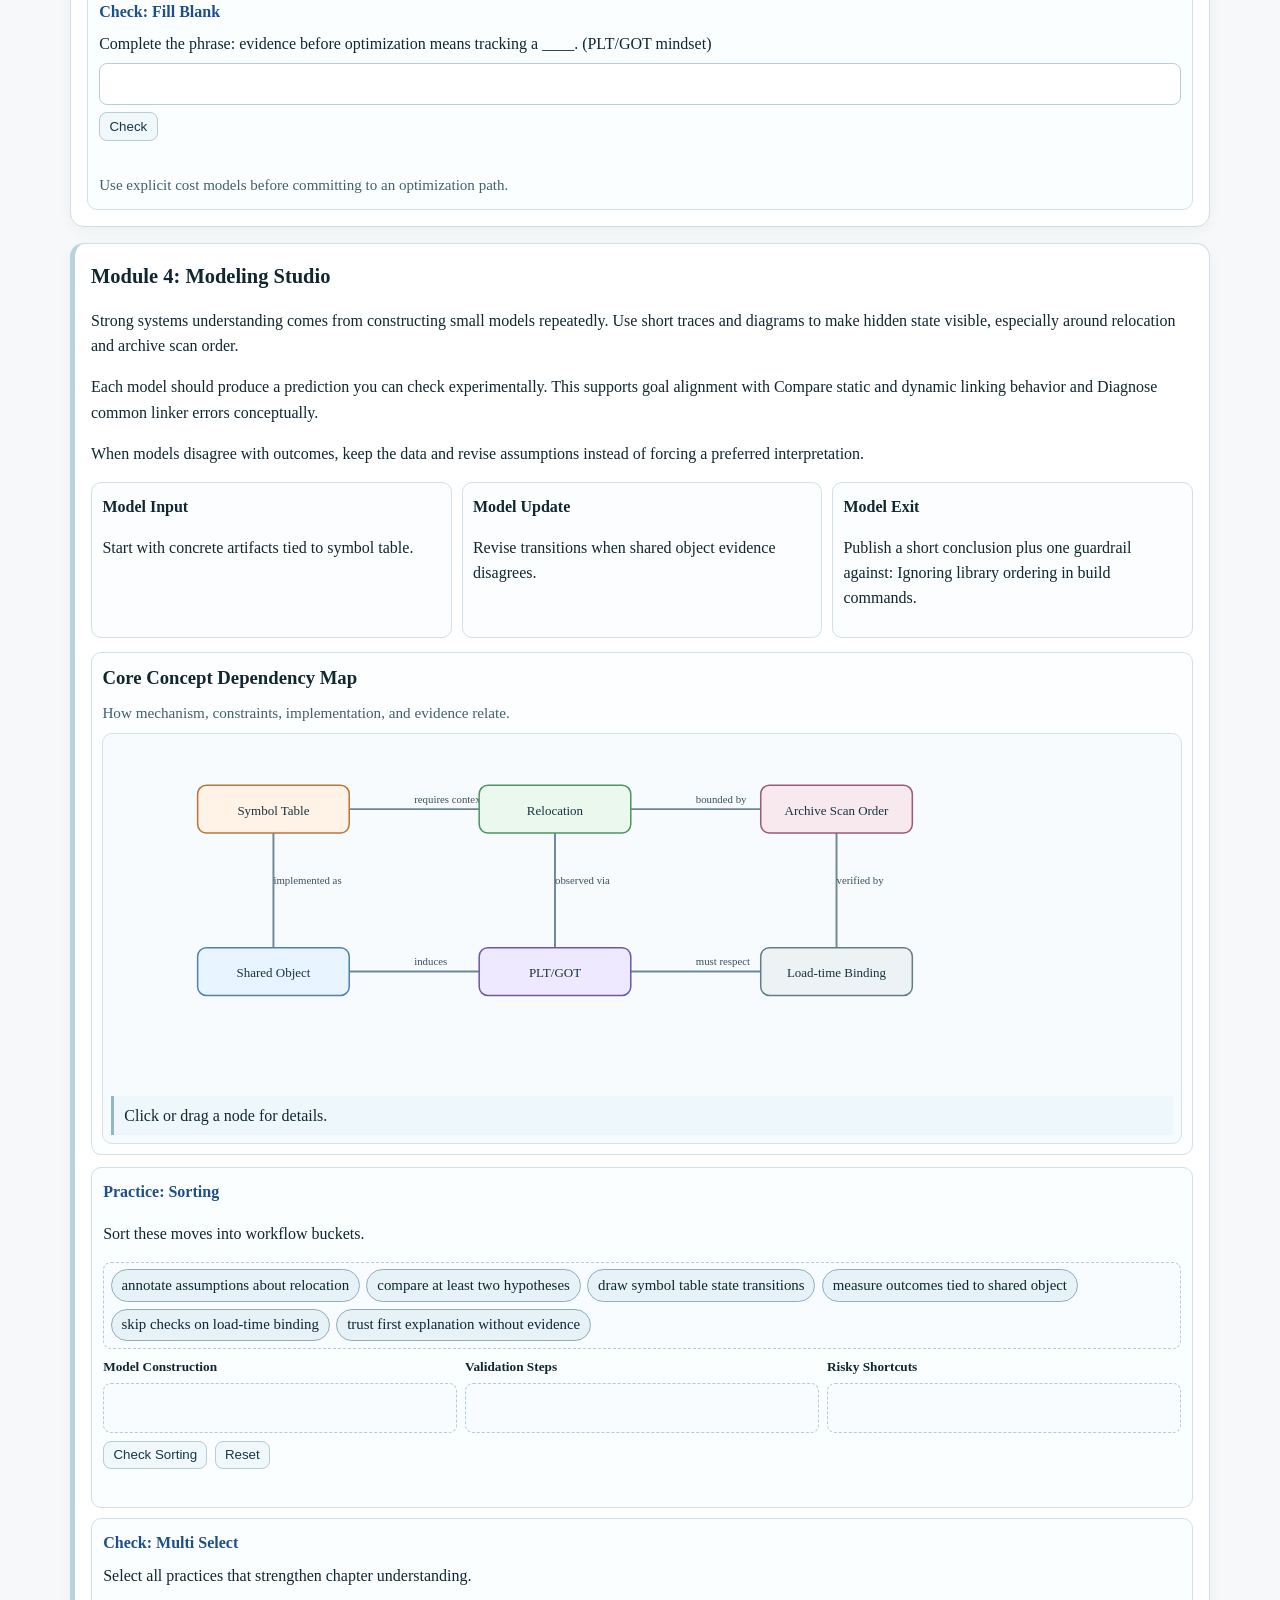
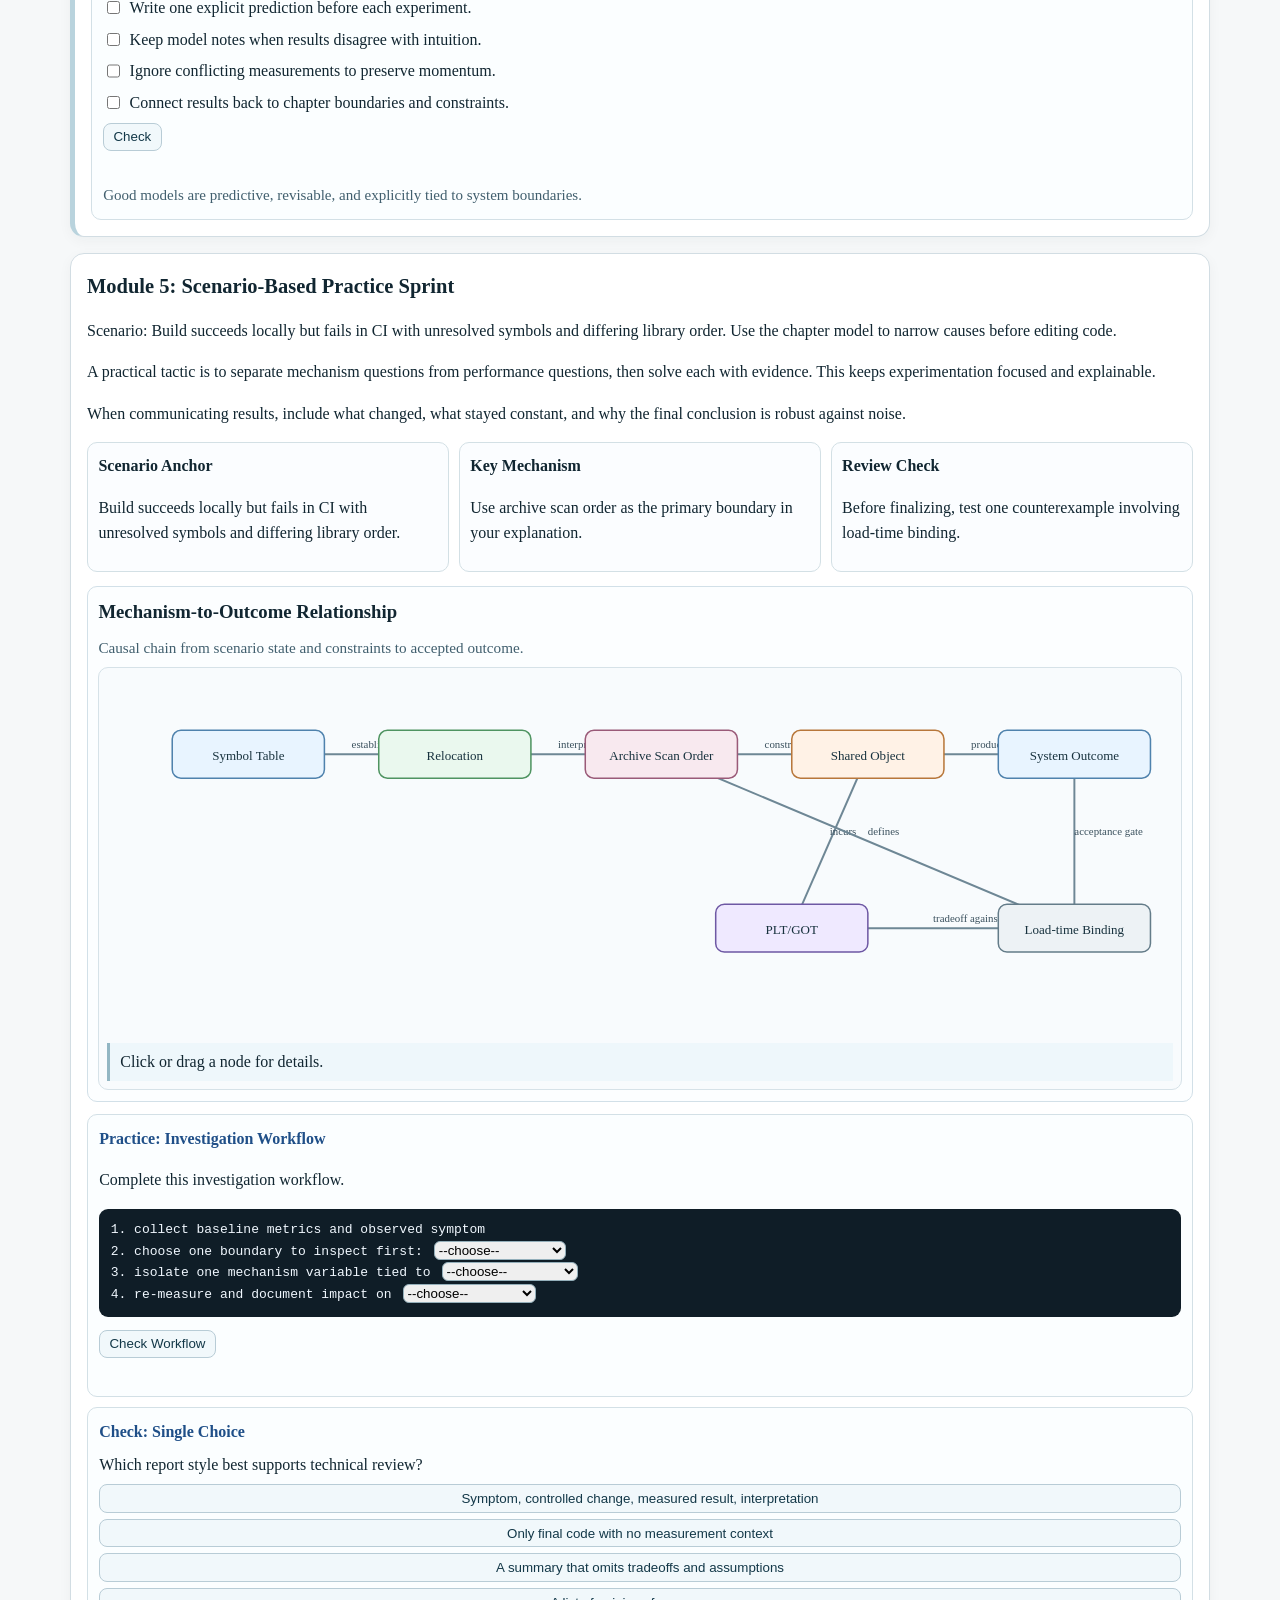
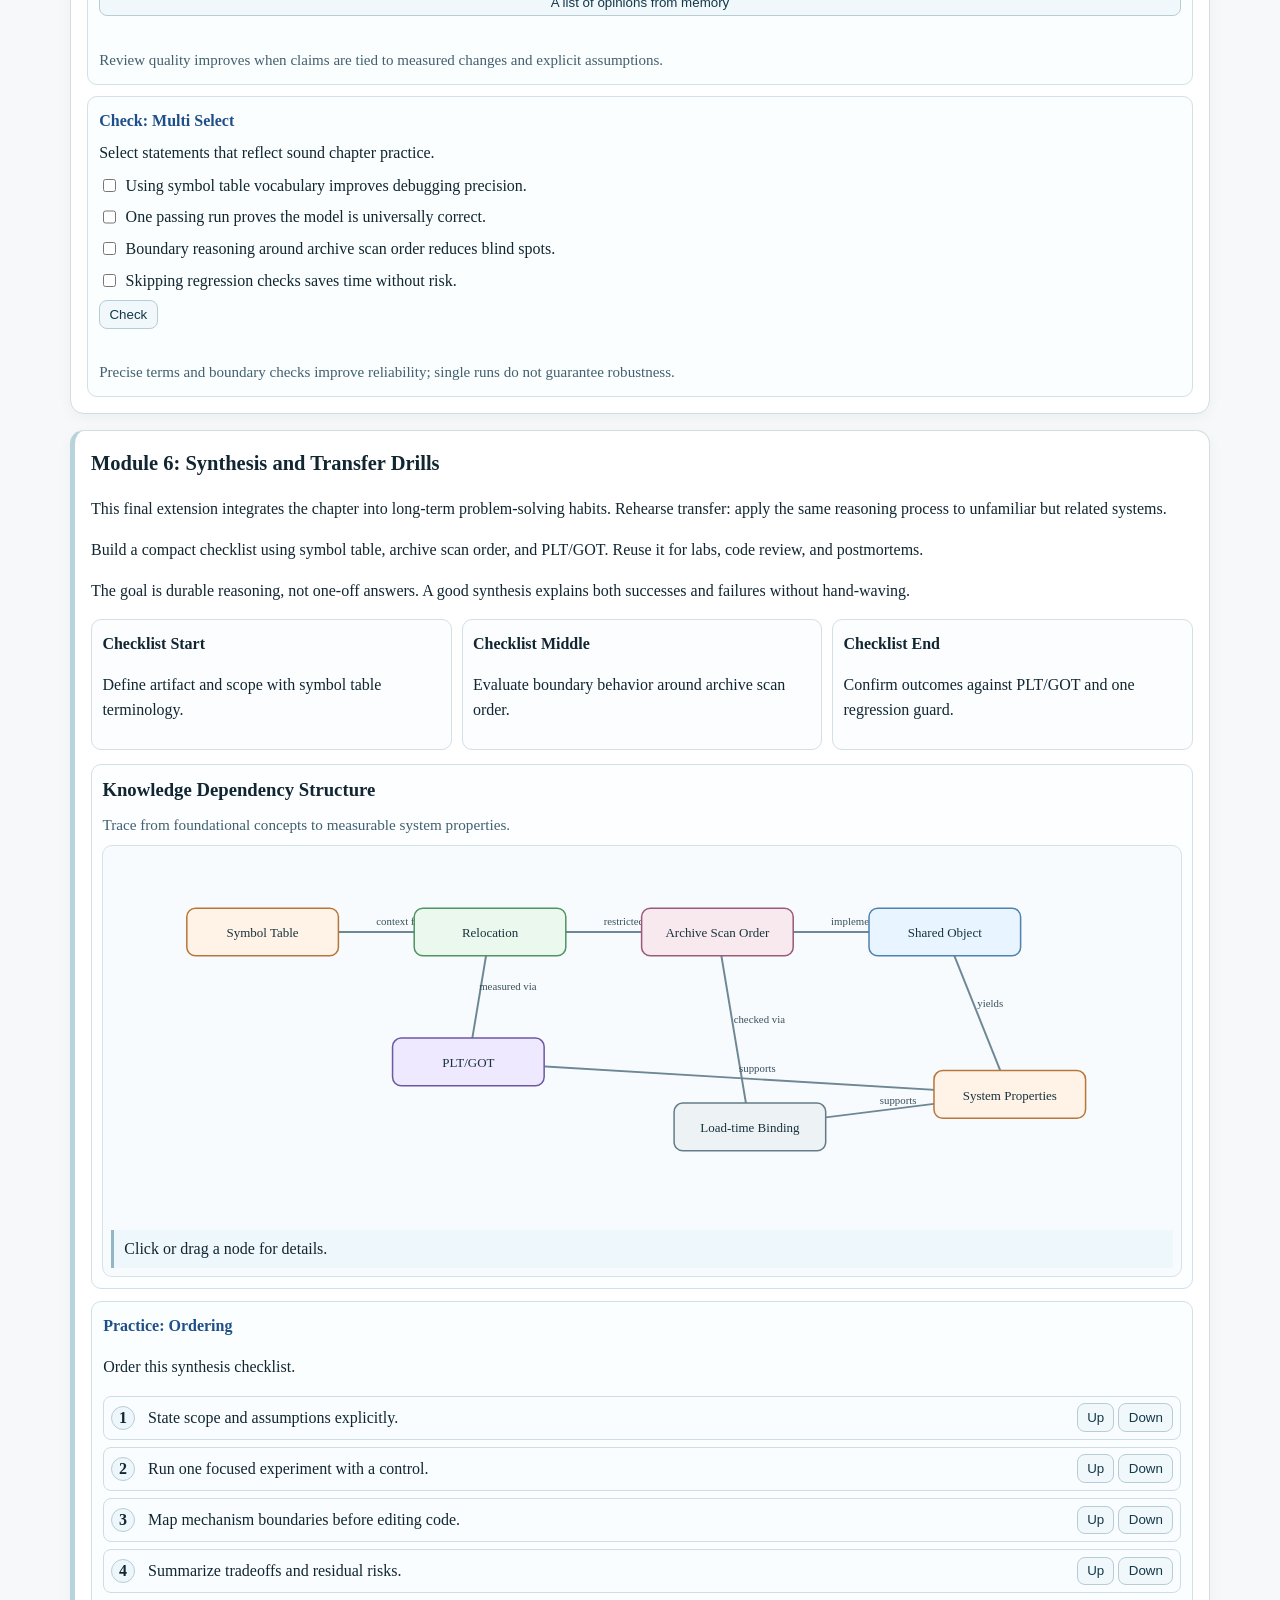
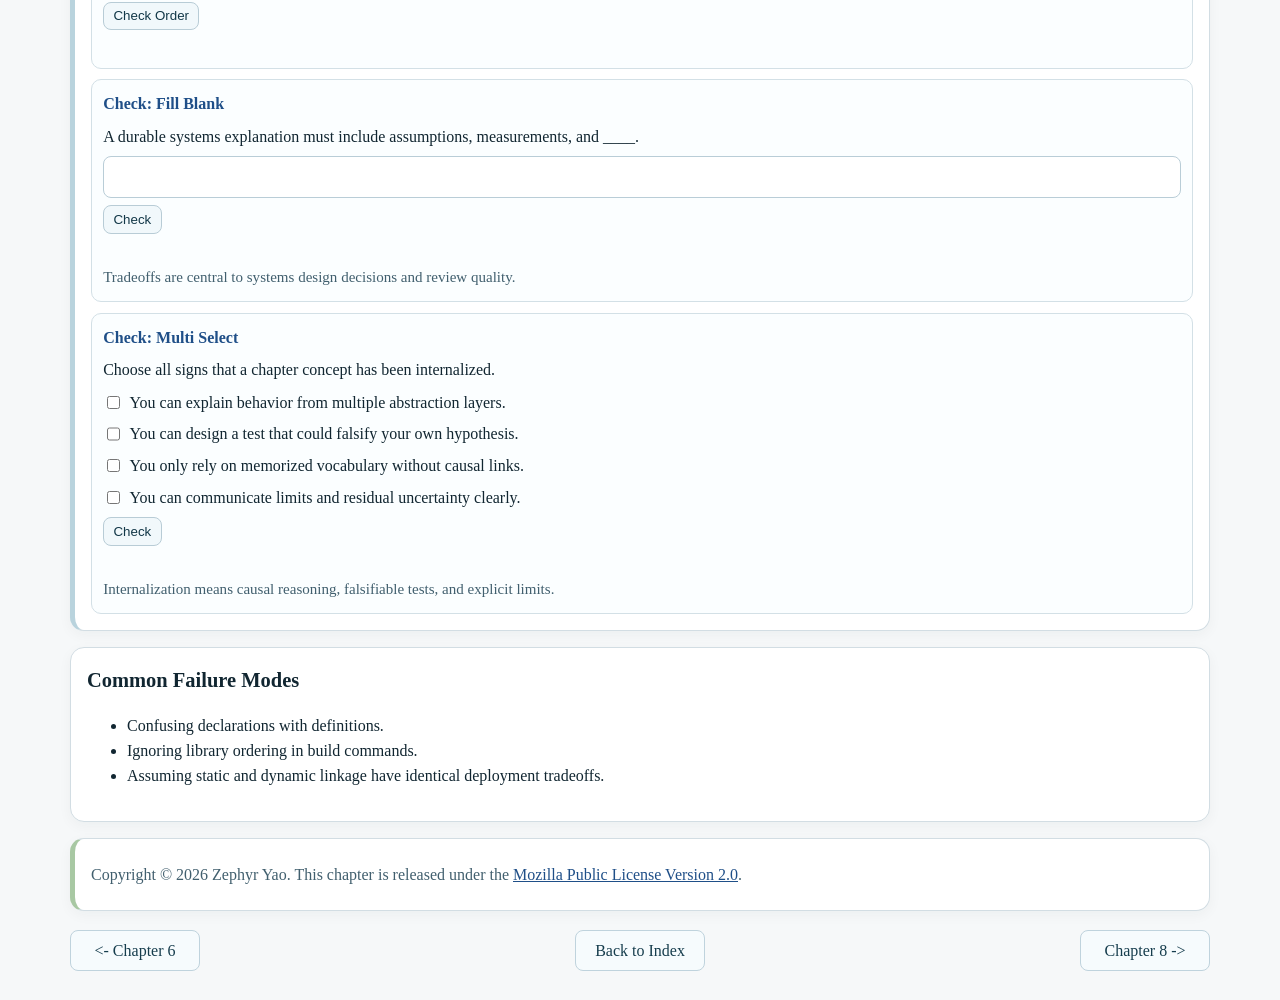
<file: chapter-07.html>
<!doctype html>
<html lang="en">
<head>
  <meta charset="utf-8" />
  <meta name="viewport" content="width=device-width, initial-scale=1" />
  <title>Interactive Systems Study Guide - Chapter 7</title>
  <link rel="stylesheet" href="styles.css" />
</head>
<body>
<header class="site-header">
  <div class="wrap">
    <a class="home-link" href="index.html">Interactive Study Guide</a>
    <span class="chapter-pill">Chapter 7</span>
  </div>
</header>

<main class="wrap chapter-page" data-chapter="7">
  <section class="hero">
    <h1>Chapter 7: Linking</h1>
    <p class="hero-sub">Combine translation units into runnable binaries through symbol resolution and relocation.</p>
  </section>

  <section class="intro-block">
    <h2>Learning Goals</h2>
    <ul><li>Explain roles of object files, symbol tables, and relocations.</li><li>Differentiate definitions from references.</li><li>Compare static and dynamic linking behavior.</li><li>Diagnose common linker errors conceptually.</li></ul>
    <h2>What You Should Internalize</h2>
    <p>Large systems are built from many translation units and libraries. Linking is the stage that turns those pieces into one coherent executable program image.</p><p>Understanding link-time mechanics saves hours when debugging undefined references, duplicate symbols, and runtime loader issues.</p>
  </section>

  <section class="module-block"><h2>Module 1: What the Linker Actually Does</h2><p>Object files contain machine code plus metadata: symbols and relocation sites. The linker gathers all definitions and unresolved references, then matches references to definitions.</p><p>After final section placement is chosen, relocations patch address-dependent instruction/data fields.</p><section class="diagram-block"><h3>Architecture Overview: Symbol Table to Shared Object</h3><p class="diagram-caption">Layered chapter architecture from core mechanism to observed behavior.</p><div class="diagram-wrap"><svg viewBox="0 0 980 340" role="img" aria-label="Architecture Overview: Symbol Table to Shared Object"><defs><marker id="arrow-7-1-1" viewBox="0 0 10 10" refX="9" refY="5" markerWidth="6" markerHeight="6" orient="auto-start-reverse"><path d="M 0 0 L 10 5 L 0 10 z"></path></marker></defs><line x1="130" y1="72" x2="350" y2="72" class="diag-edge" data-src="core" data-dst="state" marker-end="url(#arrow-7-1-1)"></line><text x="240" y="66" class="diag-edge-label" data-src="core" data-dst="state">establishes</text><line x1="350" y1="72" x2="570" y2="72" class="diag-edge" data-src="state" data-dst="bound" marker-end="url(#arrow-7-1-1)"></line><text x="460" y="66" class="diag-edge-label" data-src="state" data-dst="bound">bounded by</text><line x1="570" y1="72" x2="790" y2="72" class="diag-edge" data-src="bound" data-dst="impl" marker-end="url(#arrow-7-1-1)"></line><text x="680" y="66" class="diag-edge-label" data-src="bound" data-dst="impl">implemented via</text><line x1="350" y1="72" x2="350" y2="242" class="diag-edge" data-src="state" data-dst="perf" marker-end="url(#arrow-7-1-1)"></line><text x="350" y="151" class="diag-edge-label" data-src="state" data-dst="perf">measured at</text><line x1="570" y1="72" x2="570" y2="242" class="diag-edge" data-src="bound" data-dst="corr" marker-end="url(#arrow-7-1-1)"></line><text x="570" y="151" class="diag-edge-label" data-src="bound" data-dst="corr">checked by</text><line x1="790" y1="72" x2="790" y2="242" class="diag-edge" data-src="impl" data-dst="out" marker-end="url(#arrow-7-1-1)"></line><text x="790" y="151" class="diag-edge-label" data-src="impl" data-dst="out">produces</text><line x1="350" y1="242" x2="790" y2="242" class="diag-edge" data-src="perf" data-dst="out" marker-end="url(#arrow-7-1-1)"></line><text x="570" y="236" class="diag-edge-label" data-src="perf" data-dst="out">cost signal</text><line x1="570" y1="242" x2="790" y2="242" class="diag-edge" data-src="corr" data-dst="out" marker-end="url(#arrow-7-1-1)"></line><text x="680" y="236" class="diag-edge-label" data-src="corr" data-dst="out">correctness signal</text><g class="diag-node kind-kernel" tabindex="0" data-node-id="core" data-x="60" data-y="50" data-detail="Core mechanism: symbol table." transform="translate(60 50)"><rect x="0" y="0" width="140" height="44" rx="8"></rect><text x="70" y="27" text-anchor="middle">Symbol Table</text></g><g class="diag-node kind-user" tabindex="0" data-node-id="state" data-x="280" data-y="50" data-detail="State/control context: relocation." transform="translate(280 50)"><rect x="0" y="0" width="140" height="44" rx="8"></rect><text x="70" y="27" text-anchor="middle">Relocation</text></g><g class="diag-node kind-boundary" tabindex="0" data-node-id="bound" data-x="500" data-y="50" data-detail="Boundary/constraint concept: archive scan order." transform="translate(500 50)"><rect x="0" y="0" width="140" height="44" rx="8"></rect><text x="70" y="27" text-anchor="middle">Archive Scan Order</text></g><g class="diag-node kind-tool" tabindex="0" data-node-id="impl" data-x="720" data-y="50" data-detail="Implementation mechanism: shared object." transform="translate(720 50)"><rect x="0" y="0" width="140" height="44" rx="8"></rect><text x="70" y="27" text-anchor="middle">Shared Object</text></g><g class="diag-node kind-hardware" tabindex="0" data-node-id="perf" data-x="280" data-y="220" data-detail="Performance/cost signal: PLT/GOT." transform="translate(280 220)"><rect x="0" y="0" width="140" height="44" rx="8"></rect><text x="70" y="27" text-anchor="middle">PLT/GOT</text></g><g class="diag-node kind-neutral" tabindex="0" data-node-id="corr" data-x="500" data-y="220" data-detail="Correctness/invariant signal: load-time binding." transform="translate(500 220)"><rect x="0" y="0" width="140" height="44" rx="8"></rect><text x="70" y="27" text-anchor="middle">Load-time Binding</text></g><g class="diag-node kind-kernel" tabindex="0" data-node-id="out" data-x="720" data-y="220" data-detail="Externally visible chapter outcome." transform="translate(720 220)"><rect x="0" y="0" width="140" height="44" rx="8"></rect><text x="70" y="27" text-anchor="middle">Observed Behavior</text></g></svg><p class="diagram-output">Click or drag a node for details.</p></div></section><div class="activity-grid"><article class="activity drag-task"><h4>Practice: Sorting</h4><p>Sort symbol examples by role.</p><div class="drag-pool"><div class="drag-item" draggable="true" data-value="call helper from other file">call helper from other file</div><div class="drag-item" draggable="true" data-value="extern int counter">extern int counter</div><div class="drag-item" draggable="true" data-value="int counter = 0">int counter = 0</div><div class="drag-item" draggable="true" data-value="static int local_state">static int local_state</div><div class="drag-item" draggable="true" data-value="static void local_fn">static void local_fn</div><div class="drag-item" draggable="true" data-value="void helper(){...}">void helper(){...}</div></div><div class="drop-grid"><div class="drop-col"><h5>Definition</h5><div class="drop-zone" data-answers="int counter = 0|void helper(){...}"></div></div><div class="drop-col"><h5>Reference</h5><div class="drop-zone" data-answers="extern int counter|call helper from other file"></div></div><div class="drop-col"><h5>Internal linkage</h5><div class="drop-zone" data-answers="static int local_state|static void local_fn"></div></div></div><div class="task-actions"><button type="button" class="check-drag">Check Sorting</button><button type="button" class="reset-drag">Reset</button></div><p class="feedback" aria-live="polite"></p></article><article class="activity single-check"><h4>Check: Single Choice</h4><p class="question">Address patching after layout is called:</p><div class="choices"><button type="button" class="choice" data-correct="false">Inlining</button><button type="button" class="choice" data-correct="true">Relocation</button><button type="button" class="choice" data-correct="false">Paging</button><button type="button" class="choice" data-correct="false">Scheduling</button></div><p class="feedback" aria-live="polite"></p><p class="explain">Relocation updates address-dependent fields after final placement.</p></article></div></section><section class="module-block alt"><h2>Module 2: Static vs Dynamic Linking</h2><p>Static linking copies library code into the executable, increasing file size but reducing external runtime dependencies.</p><p>Dynamic linking keeps shared libraries separate and resolves symbols at load/runtime, allowing shared code pages and easier library updates.</p><section class="diagram-block"><h3>Relationship Map: Archive Scan Order Tradeoffs</h3><p class="diagram-caption">Constraint, mechanism, and evidence flow for design decisions.</p><div class="diagram-wrap"><svg viewBox="0 0 980 340" role="img" aria-label="Relationship Map: Archive Scan Order Tradeoffs"><defs><marker id="arrow-7-2-1" viewBox="0 0 10 10" refX="9" refY="5" markerWidth="6" markerHeight="6" orient="auto-start-reverse"><path d="M 0 0 L 10 5 L 0 10 z"></path></marker></defs><line x1="130" y1="152" x2="550" y2="152" class="diag-edge" data-src="src" data-dst="mech" marker-end="url(#arrow-7-2-1)"></line><text x="340" y="146" class="diag-edge-label" data-src="src" data-dst="mech">mapped into</text><line x1="330" y1="62" x2="550" y2="152" class="diag-edge" data-src="rule" data-dst="mech" marker-end="url(#arrow-7-2-1)"></line><text x="440" y="101" class="diag-edge-label" data-src="rule" data-dst="mech">constrains</text><line x1="330" y1="242" x2="550" y2="152" class="diag-edge" data-src="ctx" data-dst="mech" marker-end="url(#arrow-7-2-1)"></line><text x="440" y="191" class="diag-edge-label" data-src="ctx" data-dst="mech">provides context</text><line x1="550" y1="152" x2="760" y2="62" class="diag-edge" data-src="mech" data-dst="perf" marker-end="url(#arrow-7-2-1)"></line><text x="655" y="101" class="diag-edge-label" data-src="mech" data-dst="perf">performance effect</text><line x1="550" y1="152" x2="760" y2="242" class="diag-edge" data-src="mech" data-dst="corr" marker-end="url(#arrow-7-2-1)"></line><text x="655" y="191" class="diag-edge-label" data-src="mech" data-dst="corr">correctness effect</text><line x1="760" y1="62" x2="930" y2="152" class="diag-edge" data-src="perf" data-dst="dec" marker-end="url(#arrow-7-2-1)"></line><text x="845" y="101" class="diag-edge-label" data-src="perf" data-dst="dec">tradeoff input</text><line x1="760" y1="242" x2="930" y2="152" class="diag-edge" data-src="corr" data-dst="dec" marker-end="url(#arrow-7-2-1)"></line><text x="845" y="191" class="diag-edge-label" data-src="corr" data-dst="dec">safety input</text><g class="diag-node kind-tool" tabindex="0" data-node-id="src" data-x="60" data-y="130" data-detail="Input artifact or focal mechanism: symbol table." transform="translate(60 130)"><rect x="0" y="0" width="140" height="44" rx="8"></rect><text x="70" y="27" text-anchor="middle">Symbol Table</text></g><g class="diag-node kind-boundary" tabindex="0" data-node-id="rule" data-x="260" data-y="40" data-detail="Constraint layer: archive scan order." transform="translate(260 40)"><rect x="0" y="0" width="140" height="44" rx="8"></rect><text x="70" y="27" text-anchor="middle">Archive Scan Order</text></g><g class="diag-node kind-user" tabindex="0" data-node-id="ctx" data-x="260" data-y="220" data-detail="Context/state layer: relocation." transform="translate(260 220)"><rect x="0" y="0" width="140" height="44" rx="8"></rect><text x="70" y="27" text-anchor="middle">Relocation</text></g><g class="diag-node kind-kernel" tabindex="0" data-node-id="mech" data-x="480" data-y="130" data-detail="Operational mechanism: shared object." transform="translate(480 130)"><rect x="0" y="0" width="140" height="44" rx="8"></rect><text x="70" y="27" text-anchor="middle">Shared Object</text></g><g class="diag-node kind-hardware" tabindex="0" data-node-id="perf" data-x="690" data-y="40" data-detail="Performance evidence: PLT/GOT." transform="translate(690 40)"><rect x="0" y="0" width="140" height="44" rx="8"></rect><text x="70" y="27" text-anchor="middle">PLT/GOT</text></g><g class="diag-node kind-neutral" tabindex="0" data-node-id="corr" data-x="690" data-y="220" data-detail="Correctness evidence: load-time binding." transform="translate(690 220)"><rect x="0" y="0" width="140" height="44" rx="8"></rect><text x="70" y="27" text-anchor="middle">Load-time Binding</text></g><g class="diag-node kind-kernel" tabindex="0" data-node-id="dec" data-x="860" data-y="130" data-detail="Balanced conclusion from performance and correctness signals." transform="translate(860 130)"><rect x="0" y="0" width="140" height="44" rx="8"></rect><text x="70" y="27" text-anchor="middle">Design Decision</text></g></svg><p class="diagram-output">Click or drag a node for details.</p></div></section><div class="activity-grid"><article class="activity multi-check"><h4>Check: Multi Select</h4><p class="question">Select true statements.</p><div class="multi-list"><label class="multi-option"><input type="checkbox" data-correct="true" /> <span>Static linking usually increases executable size.</span></label><label class="multi-option"><input type="checkbox" data-correct="true" /> <span>Dynamic linking can share library code across processes.</span></label><label class="multi-option"><input type="checkbox" data-correct="false" /> <span>Library order never matters during linking.</span></label><label class="multi-option"><input type="checkbox" data-correct="false" /> <span>Object files contain only raw instructions and no metadata.</span></label></div><button type="button" class="check-multi">Check</button><p class="feedback" aria-live="polite"></p><p class="explain">Object files include symbols/relocations, and library order can matter in many link workflows.</p></article><article class="activity blank-check"><h4>Check: Fill Blank</h4><p class="question">An unresolved external reference at build time is a ____ error.</p><input type="text" class="blank-input" data-answers="link|linker" /><button type="button" class="check-blank">Check</button><p class="feedback" aria-live="polite"></p><p class="explain">Compilation may pass, but linking fails when references cannot be resolved.</p></article></div></section><section class="module-block"><h2>Module 3: Extended Reasoning Framework</h2><p>This extension develops binary composition and symbol flow for Linking. Instead of memorizing isolated facts, treat each mechanism as part of a causal chain that can be tested and revised.</p><p>Link these goals directly: Explain roles of object files, symbol tables, and relocations and Differentiate definitions from references. When those are combined, troubleshooting becomes faster because each symptom is anchored to a specific system boundary.</p><p>Use a written diagnostic path: observation -&gt; hypothesis -&gt; measurement -&gt; revision. That process lowers the risk behind this common failure mode: Confusing declarations with definitions.</p><div class="knowledge-grid"><article class="knowledge-card"><h4>Primary Lens</h4><p>Start with symbol table and map where responsibility changes.</p></article><article class="knowledge-card"><h4>Constraint Lens</h4><p>Use archive scan order to explain why some fixes work and others fail.</p></article><article class="knowledge-card"><h4>Evidence Lens</h4><p>Measure using PLT/GOT before optimizing implementation details.</p></article></div><section class="diagram-block"><h3>Link-Time and Load-Time Relationships</h3><p class="diagram-caption">Chapter-specific component relationships and control/data flow.</p><div class="diagram-wrap"><svg viewBox="0 0 980 340" role="img" aria-label="Link-Time and Load-Time Relationships"><defs><marker id="arrow-7-3-1" viewBox="0 0 10 10" refX="9" refY="5" markerWidth="6" markerHeight="6" orient="auto-start-reverse"><path d="M 0 0 L 10 5 L 0 10 z"></path></marker></defs><line x1="110" y1="72" x2="290" y2="72" class="diag-edge" data-src="obj" data-dst="sym" marker-end="url(#arrow-7-3-1)"></line><text x="200" y="66" class="diag-edge-label" data-src="obj" data-dst="sym">contain</text><line x1="290" y1="72" x2="670" y2="72" class="diag-edge" data-src="sym" data-dst="link" marker-end="url(#arrow-7-3-1)"></line><text x="480" y="66" class="diag-edge-label" data-src="sym" data-dst="link">resolve through</text><line x1="480" y1="152" x2="670" y2="72" class="diag-edge" data-src="rel" data-dst="link" marker-end="url(#arrow-7-3-1)"></line><text x="575" y="106" class="diag-edge-label" data-src="rel" data-dst="link">applied by</text><line x1="670" y1="72" x2="660" y2="222" class="diag-edge" data-src="link" data-dst="load" marker-end="url(#arrow-7-3-1)"></line><text x="665" y="141" class="diag-edge-label" data-src="link" data-dst="load">records deps</text><line x1="670" y1="72" x2="450" y2="222" class="diag-edge" data-src="link" data-dst="plt" marker-end="url(#arrow-7-3-1)"></line><text x="560" y="141" class="diag-edge-label" data-src="link" data-dst="plt">emits</text><line x1="450" y1="222" x2="660" y2="222" class="diag-edge" data-src="plt" data-dst="load" marker-end="url(#arrow-7-3-1)"></line><text x="555" y="216" class="diag-edge-label" data-src="plt" data-dst="load">resolved by</text><line x1="660" y1="222" x2="230" y2="222" class="diag-edge" data-src="load" data-dst="so" marker-end="url(#arrow-7-3-1)"></line><text x="445" y="216" class="diag-edge-label" data-src="load" data-dst="so">maps/binds</text><g class="diag-node kind-tool" tabindex="0" data-node-id="obj" data-x="40" data-y="50" data-detail="Code/data plus symbol references." transform="translate(40 50)"><rect x="0" y="0" width="140" height="44" rx="8"></rect><text x="70" y="27" text-anchor="middle">Object Files</text></g><g class="diag-node kind-user" tabindex="0" data-node-id="sym" data-x="220" data-y="50" data-detail="Definitions and unresolved references." transform="translate(220 50)"><rect x="0" y="0" width="140" height="44" rx="8"></rect><text x="70" y="27" text-anchor="middle">Symbol Tables</text></g><g class="diag-node kind-boundary" tabindex="0" data-node-id="rel" data-x="410" data-y="130" data-detail="Patch points for final addresses." transform="translate(410 130)"><rect x="0" y="0" width="140" height="44" rx="8"></rect><text x="70" y="27" text-anchor="middle">Relocations</text></g><g class="diag-node kind-kernel" tabindex="0" data-node-id="link" data-x="600" data-y="50" data-detail="Resolves and lays out final image." transform="translate(600 50)"><rect x="0" y="0" width="140" height="44" rx="8"></rect><text x="70" y="27" text-anchor="middle">Linker</text></g><g class="diag-node kind-neutral" tabindex="0" data-node-id="so" data-x="160" data-y="200" data-detail="Dynamic library code and exports." transform="translate(160 200)"><rect x="0" y="0" width="140" height="44" rx="8"></rect><text x="70" y="27" text-anchor="middle">Shared Objects</text></g><g class="diag-node kind-hardware" tabindex="0" data-node-id="plt" data-x="380" data-y="200" data-detail="Indirection entries for dynamic calls." transform="translate(380 200)"><rect x="0" y="0" width="140" height="44" rx="8"></rect><text x="70" y="27" text-anchor="middle">PLT/GOT</text></g><g class="diag-node kind-boundary" tabindex="0" data-node-id="load" data-x="590" data-y="200" data-detail="Maps and binds at process start/use." transform="translate(590 200)"><rect x="0" y="0" width="140" height="44" rx="8"></rect><text x="70" y="27" text-anchor="middle">Runtime Loader</text></g></svg><p class="diagram-output">Click or drag a node for details.</p></div></section><div class="activity-grid"><article class="activity sequence-task"><h4>Practice: Ordering</h4><p>Order this investigation workflow.</p><ul class="sequence-list"><li data-correct="1"><span class="order-num"></span><span class="order-text">Record a concrete, measurable symptom.</span><div class="order-actions"><button type="button" class="move-up">Up</button><button type="button" class="move-down">Down</button></div></li><li data-correct="3"><span class="order-num"></span><span class="order-text">Test assumptions around archive scan order and shared object.</span><div class="order-actions"><button type="button" class="move-up">Up</button><button type="button" class="move-down">Down</button></div></li><li data-correct="5"><span class="order-num"></span><span class="order-text">Summarize the cause and tradeoff in plain language.</span><div class="order-actions"><button type="button" class="move-up">Up</button><button type="button" class="move-down">Down</button></div></li><li data-correct="2"><span class="order-num"></span><span class="order-text">Map the symptom to symbol table and relocation behavior.</span><div class="order-actions"><button type="button" class="move-up">Up</button><button type="button" class="move-down">Down</button></div></li><li data-correct="4"><span class="order-num"></span><span class="order-text">Measure impact of one controlled change.</span><div class="order-actions"><button type="button" class="move-up">Up</button><button type="button" class="move-down">Down</button></div></li></ul><button type="button" class="check-sequence">Check Order</button><p class="feedback" aria-live="polite"></p></article><article class="activity single-check"><h4>Check: Single Choice</h4><p class="question">What should happen first in a sound debugging workflow?</p><div class="choices"><button type="button" class="choice" data-correct="true">Define a measurable symptom</button><button type="button" class="choice" data-correct="false">Apply the most advanced optimization available</button><button type="button" class="choice" data-correct="false">Rewrite from scratch immediately</button><button type="button" class="choice" data-correct="false">Assume the compiler is wrong</button></div><p class="feedback" aria-live="polite"></p><p class="explain">A measurable starting point prevents random, low-signal changes.</p></article><article class="activity blank-check"><h4>Check: Fill Blank</h4><p class="question">Complete the phrase: evidence before optimization means tracking a ____. (PLT/GOT mindset)</p><input type="text" class="blank-input" data-answers="PLT/GOT|PLT/GOT" /><button type="button" class="check-blank">Check</button><p class="feedback" aria-live="polite"></p><p class="explain">Use explicit cost models before committing to an optimization path.</p></article></div></section><section class="module-block alt"><h2>Module 4: Modeling Studio</h2><p>Strong systems understanding comes from constructing small models repeatedly. Use short traces and diagrams to make hidden state visible, especially around relocation and archive scan order.</p><p>Each model should produce a prediction you can check experimentally. This supports goal alignment with Compare static and dynamic linking behavior and Diagnose common linker errors conceptually.</p><p>When models disagree with outcomes, keep the data and revise assumptions instead of forcing a preferred interpretation.</p><div class="knowledge-grid"><article class="knowledge-card"><h4>Model Input</h4><p>Start with concrete artifacts tied to symbol table.</p></article><article class="knowledge-card"><h4>Model Update</h4><p>Revise transitions when shared object evidence disagrees.</p></article><article class="knowledge-card"><h4>Model Exit</h4><p>Publish a short conclusion plus one guardrail against: Ignoring library ordering in build commands.</p></article></div><section class="diagram-block"><h3>Core Concept Dependency Map</h3><p class="diagram-caption">How mechanism, constraints, implementation, and evidence relate.</p><div class="diagram-wrap"><svg viewBox="0 0 980 320" role="img" aria-label="Core Concept Dependency Map"><defs><marker id="arrow-7-4-1" viewBox="0 0 10 10" refX="9" refY="5" markerWidth="6" markerHeight="6" orient="auto-start-reverse"><path d="M 0 0 L 10 5 L 0 10 z"></path></marker></defs><line x1="150" y1="62" x2="410" y2="62" class="diag-edge" data-src="t0" data-dst="t1" marker-end="url(#arrow-7-4-1)"></line><text x="280" y="56" class="diag-edge-label" data-src="t0" data-dst="t1">requires context</text><line x1="410" y1="62" x2="670" y2="62" class="diag-edge" data-src="t1" data-dst="t2" marker-end="url(#arrow-7-4-1)"></line><text x="540" y="56" class="diag-edge-label" data-src="t1" data-dst="t2">bounded by</text><line x1="150" y1="62" x2="150" y2="212" class="diag-edge" data-src="t0" data-dst="t3" marker-end="url(#arrow-7-4-1)"></line><text x="150" y="131" class="diag-edge-label" data-src="t0" data-dst="t3">implemented as</text><line x1="410" y1="62" x2="410" y2="212" class="diag-edge" data-src="t1" data-dst="t4" marker-end="url(#arrow-7-4-1)"></line><text x="410" y="131" class="diag-edge-label" data-src="t1" data-dst="t4">observed via</text><line x1="670" y1="62" x2="670" y2="212" class="diag-edge" data-src="t2" data-dst="t5" marker-end="url(#arrow-7-4-1)"></line><text x="670" y="131" class="diag-edge-label" data-src="t2" data-dst="t5">verified by</text><line x1="150" y1="212" x2="410" y2="212" class="diag-edge" data-src="t3" data-dst="t4" marker-end="url(#arrow-7-4-1)"></line><text x="280" y="206" class="diag-edge-label" data-src="t3" data-dst="t4">induces</text><line x1="410" y1="212" x2="670" y2="212" class="diag-edge" data-src="t4" data-dst="t5" marker-end="url(#arrow-7-4-1)"></line><text x="540" y="206" class="diag-edge-label" data-src="t4" data-dst="t5">must respect</text><g class="diag-node kind-kernel" tabindex="0" data-node-id="t0" data-x="80" data-y="40" data-detail="Primary mechanism concept: symbol table." transform="translate(80 40)"><rect x="0" y="0" width="140" height="44" rx="8"></rect><text x="70" y="27" text-anchor="middle">Symbol Table</text></g><g class="diag-node kind-user" tabindex="0" data-node-id="t1" data-x="340" data-y="40" data-detail="State/control context: relocation." transform="translate(340 40)"><rect x="0" y="0" width="140" height="44" rx="8"></rect><text x="70" y="27" text-anchor="middle">Relocation</text></g><g class="diag-node kind-boundary" tabindex="0" data-node-id="t2" data-x="600" data-y="40" data-detail="Constraint boundary: archive scan order." transform="translate(600 40)"><rect x="0" y="0" width="140" height="44" rx="8"></rect><text x="70" y="27" text-anchor="middle">Archive Scan Order</text></g><g class="diag-node kind-tool" tabindex="0" data-node-id="t3" data-x="80" data-y="190" data-detail="Operational implementation concept: shared object." transform="translate(80 190)"><rect x="0" y="0" width="140" height="44" rx="8"></rect><text x="70" y="27" text-anchor="middle">Shared Object</text></g><g class="diag-node kind-hardware" tabindex="0" data-node-id="t4" data-x="340" data-y="190" data-detail="Performance/cost observation concept: PLT/GOT." transform="translate(340 190)"><rect x="0" y="0" width="140" height="44" rx="8"></rect><text x="70" y="27" text-anchor="middle">PLT/GOT</text></g><g class="diag-node kind-neutral" tabindex="0" data-node-id="t5" data-x="600" data-y="190" data-detail="Correctness/invariant check concept: load-time binding." transform="translate(600 190)"><rect x="0" y="0" width="140" height="44" rx="8"></rect><text x="70" y="27" text-anchor="middle">Load-time Binding</text></g></svg><p class="diagram-output">Click or drag a node for details.</p></div></section><div class="activity-grid"><article class="activity drag-task"><h4>Practice: Sorting</h4><p>Sort these moves into workflow buckets.</p><div class="drag-pool"><div class="drag-item" draggable="true" data-value="annotate assumptions about relocation">annotate assumptions about relocation</div><div class="drag-item" draggable="true" data-value="compare at least two hypotheses">compare at least two hypotheses</div><div class="drag-item" draggable="true" data-value="draw symbol table state transitions">draw symbol table state transitions</div><div class="drag-item" draggable="true" data-value="measure outcomes tied to shared object">measure outcomes tied to shared object</div><div class="drag-item" draggable="true" data-value="skip checks on load-time binding">skip checks on load-time binding</div><div class="drag-item" draggable="true" data-value="trust first explanation without evidence">trust first explanation without evidence</div></div><div class="drop-grid"><div class="drop-col"><h5>Model Construction</h5><div class="drop-zone" data-answers="draw symbol table state transitions|annotate assumptions about relocation"></div></div><div class="drop-col"><h5>Validation Steps</h5><div class="drop-zone" data-answers="measure outcomes tied to shared object|compare at least two hypotheses"></div></div><div class="drop-col"><h5>Risky Shortcuts</h5><div class="drop-zone" data-answers="skip checks on load-time binding|trust first explanation without evidence"></div></div></div><div class="task-actions"><button type="button" class="check-drag">Check Sorting</button><button type="button" class="reset-drag">Reset</button></div><p class="feedback" aria-live="polite"></p></article><article class="activity multi-check"><h4>Check: Multi Select</h4><p class="question">Select all practices that strengthen chapter understanding.</p><div class="multi-list"><label class="multi-option"><input type="checkbox" data-correct="true" /> <span>Write one explicit prediction before each experiment.</span></label><label class="multi-option"><input type="checkbox" data-correct="true" /> <span>Keep model notes when results disagree with intuition.</span></label><label class="multi-option"><input type="checkbox" data-correct="false" /> <span>Ignore conflicting measurements to preserve momentum.</span></label><label class="multi-option"><input type="checkbox" data-correct="true" /> <span>Connect results back to chapter boundaries and constraints.</span></label></div><button type="button" class="check-multi">Check</button><p class="feedback" aria-live="polite"></p><p class="explain">Good models are predictive, revisable, and explicitly tied to system boundaries.</p></article></div></section><section class="module-block"><h2>Module 5: Scenario-Based Practice Sprint</h2><p>Scenario: Build succeeds locally but fails in CI with unresolved symbols and differing library order. Use the chapter model to narrow causes before editing code.</p><p>A practical tactic is to separate mechanism questions from performance questions, then solve each with evidence. This keeps experimentation focused and explainable.</p><p>When communicating results, include what changed, what stayed constant, and why the final conclusion is robust against noise.</p><div class="knowledge-grid"><article class="knowledge-card"><h4>Scenario Anchor</h4><p>Build succeeds locally but fails in CI with unresolved symbols and differing library order.</p></article><article class="knowledge-card"><h4>Key Mechanism</h4><p>Use archive scan order as the primary boundary in your explanation.</p></article><article class="knowledge-card"><h4>Review Check</h4><p>Before finalizing, test one counterexample involving load-time binding.</p></article></div><section class="diagram-block"><h3>Mechanism-to-Outcome Relationship</h3><p class="diagram-caption">Causal chain from scenario state and constraints to accepted outcome.</p><div class="diagram-wrap"><svg viewBox="0 0 980 330" role="img" aria-label="Mechanism-to-Outcome Relationship"><defs><marker id="arrow-7-5-1" viewBox="0 0 10 10" refX="9" refY="5" markerWidth="6" markerHeight="6" orient="auto-start-reverse"><path d="M 0 0 L 10 5 L 0 10 z"></path></marker></defs><line x1="130" y1="72" x2="320" y2="72" class="diag-edge" data-src="src" data-dst="state" marker-end="url(#arrow-7-5-1)"></line><text x="225" y="66" class="diag-edge-label" data-src="src" data-dst="state">establishes state</text><line x1="320" y1="72" x2="510" y2="72" class="diag-edge" data-src="state" data-dst="rule" marker-end="url(#arrow-7-5-1)"></line><text x="415" y="66" class="diag-edge-label" data-src="state" data-dst="rule">interpreted by</text><line x1="510" y1="72" x2="700" y2="72" class="diag-edge" data-src="rule" data-dst="mech" marker-end="url(#arrow-7-5-1)"></line><text x="605" y="66" class="diag-edge-label" data-src="rule" data-dst="mech">constrains</text><line x1="700" y1="72" x2="890" y2="72" class="diag-edge" data-src="mech" data-dst="out" marker-end="url(#arrow-7-5-1)"></line><text x="795" y="66" class="diag-edge-label" data-src="mech" data-dst="out">produces</text><line x1="700" y1="72" x2="630" y2="232" class="diag-edge" data-src="mech" data-dst="cost" marker-end="url(#arrow-7-5-1)"></line><text x="665" y="146" class="diag-edge-label" data-src="mech" data-dst="cost">incurs</text><line x1="510" y1="72" x2="890" y2="232" class="diag-edge" data-src="rule" data-dst="safe" marker-end="url(#arrow-7-5-1)"></line><text x="700" y="146" class="diag-edge-label" data-src="rule" data-dst="safe">defines</text><line x1="630" y1="232" x2="890" y2="232" class="diag-edge" data-src="cost" data-dst="safe" marker-end="url(#arrow-7-5-1)"></line><text x="760" y="226" class="diag-edge-label" data-src="cost" data-dst="safe">tradeoff against</text><line x1="890" y1="232" x2="890" y2="72" class="diag-edge" data-src="safe" data-dst="out" marker-end="url(#arrow-7-5-1)"></line><text x="890" y="146" class="diag-edge-label" data-src="safe" data-dst="out">acceptance gate</text><g class="diag-node kind-tool" tabindex="0" data-node-id="src" data-x="60" data-y="50" data-detail="Observed artifact or input concept: symbol table." transform="translate(60 50)"><rect x="0" y="0" width="140" height="44" rx="8"></rect><text x="70" y="27" text-anchor="middle">Symbol Table</text></g><g class="diag-node kind-user" tabindex="0" data-node-id="state" data-x="250" data-y="50" data-detail="Runtime state context: relocation." transform="translate(250 50)"><rect x="0" y="0" width="140" height="44" rx="8"></rect><text x="70" y="27" text-anchor="middle">Relocation</text></g><g class="diag-node kind-boundary" tabindex="0" data-node-id="rule" data-x="440" data-y="50" data-detail="Constraint/rule concept: archive scan order." transform="translate(440 50)"><rect x="0" y="0" width="140" height="44" rx="8"></rect><text x="70" y="27" text-anchor="middle">Archive Scan Order</text></g><g class="diag-node kind-kernel" tabindex="0" data-node-id="mech" data-x="630" data-y="50" data-detail="Mechanism implementing behavior: shared object." transform="translate(630 50)"><rect x="0" y="0" width="140" height="44" rx="8"></rect><text x="70" y="27" text-anchor="middle">Shared Object</text></g><g class="diag-node kind-tool" tabindex="0" data-node-id="out" data-x="820" data-y="50" data-detail="Observed result after applying mechanism under constraints." transform="translate(820 50)"><rect x="0" y="0" width="140" height="44" rx="8"></rect><text x="70" y="27" text-anchor="middle">System Outcome</text></g><g class="diag-node kind-hardware" tabindex="0" data-node-id="cost" data-x="560" data-y="210" data-detail="Measured cost/performance signal: PLT/GOT." transform="translate(560 210)"><rect x="0" y="0" width="140" height="44" rx="8"></rect><text x="70" y="27" text-anchor="middle">PLT/GOT</text></g><g class="diag-node kind-neutral" tabindex="0" data-node-id="safe" data-x="820" data-y="210" data-detail="Correctness acceptance criterion: load-time binding." transform="translate(820 210)"><rect x="0" y="0" width="140" height="44" rx="8"></rect><text x="70" y="27" text-anchor="middle">Load-time Binding</text></g></svg><p class="diagram-output">Click or drag a node for details.</p></div></section><div class="activity-grid"><article class="activity workflow-task"><h4>Practice: Investigation Workflow</h4><p>Complete this investigation workflow.</p><pre><code>1. collect baseline metrics and observed symptom
2. choose one boundary to inspect first: <select class="workflow-select" data-answer="archive scan order" aria-label="Workflow blank 1"><option value="">--choose--</option><option value="archive scan order">archive scan order</option><option value="symbol table">symbol table</option><option value="random guess">random guess</option></select>
3. isolate one mechanism variable tied to <select class="workflow-select" data-answer="shared object" aria-label="Workflow blank 2"><option value="">--choose--</option><option value="shared object">shared object</option><option value="PLT/GOT">PLT/GOT</option><option value="undefined behavior">undefined behavior</option></select>
4. re-measure and document impact on <select class="workflow-select" data-answer="PLT/GOT" aria-label="Workflow blank 3"><option value="">--choose--</option><option value="PLT/GOT">PLT/GOT</option><option value="compiler flags only">compiler flags only</option><option value="logging color">logging color</option></select></code></pre><button type="button" class="check-workflow">Check Workflow</button><p class="feedback" aria-live="polite"></p></article><article class="activity single-check"><h4>Check: Single Choice</h4><p class="question">Which report style best supports technical review?</p><div class="choices"><button type="button" class="choice" data-correct="true">Symptom, controlled change, measured result, interpretation</button><button type="button" class="choice" data-correct="false">Only final code with no measurement context</button><button type="button" class="choice" data-correct="false">A summary that omits tradeoffs and assumptions</button><button type="button" class="choice" data-correct="false">A list of opinions from memory</button></div><p class="feedback" aria-live="polite"></p><p class="explain">Review quality improves when claims are tied to measured changes and explicit assumptions.</p></article><article class="activity multi-check"><h4>Check: Multi Select</h4><p class="question">Select statements that reflect sound chapter practice.</p><div class="multi-list"><label class="multi-option"><input type="checkbox" data-correct="true" /> <span>Using symbol table vocabulary improves debugging precision.</span></label><label class="multi-option"><input type="checkbox" data-correct="false" /> <span>One passing run proves the model is universally correct.</span></label><label class="multi-option"><input type="checkbox" data-correct="true" /> <span>Boundary reasoning around archive scan order reduces blind spots.</span></label><label class="multi-option"><input type="checkbox" data-correct="false" /> <span>Skipping regression checks saves time without risk.</span></label></div><button type="button" class="check-multi">Check</button><p class="feedback" aria-live="polite"></p><p class="explain">Precise terms and boundary checks improve reliability; single runs do not guarantee robustness.</p></article></div></section><section class="module-block alt"><h2>Module 6: Synthesis and Transfer Drills</h2><p>This final extension integrates the chapter into long-term problem-solving habits. Rehearse transfer: apply the same reasoning process to unfamiliar but related systems.</p><p>Build a compact checklist using symbol table, archive scan order, and PLT/GOT. Reuse it for labs, code review, and postmortems.</p><p>The goal is durable reasoning, not one-off answers. A good synthesis explains both successes and failures without hand-waving.</p><div class="knowledge-grid"><article class="knowledge-card"><h4>Checklist Start</h4><p>Define artifact and scope with symbol table terminology.</p></article><article class="knowledge-card"><h4>Checklist Middle</h4><p>Evaluate boundary behavior around archive scan order.</p></article><article class="knowledge-card"><h4>Checklist End</h4><p>Confirm outcomes against PLT/GOT and one regression guard.</p></article></div><section class="diagram-block"><h3>Knowledge Dependency Structure</h3><p class="diagram-caption">Trace from foundational concepts to measurable system properties.</p><div class="diagram-wrap"><svg viewBox="0 0 980 340" role="img" aria-label="Knowledge Dependency Structure"><defs><marker id="arrow-7-6-1" viewBox="0 0 10 10" refX="9" refY="5" markerWidth="6" markerHeight="6" orient="auto-start-reverse"><path d="M 0 0 L 10 5 L 0 10 z"></path></marker></defs><line x1="140" y1="72" x2="350" y2="72" class="diag-edge" data-src="base" data-dst="dep1" marker-end="url(#arrow-7-6-1)"></line><text x="245" y="66" class="diag-edge-label" data-src="base" data-dst="dep1">context for</text><line x1="350" y1="72" x2="560" y2="72" class="diag-edge" data-src="dep1" data-dst="dep2" marker-end="url(#arrow-7-6-1)"></line><text x="455" y="66" class="diag-edge-label" data-src="dep1" data-dst="dep2">restricted by</text><line x1="560" y1="72" x2="770" y2="72" class="diag-edge" data-src="dep2" data-dst="op" marker-end="url(#arrow-7-6-1)"></line><text x="665" y="66" class="diag-edge-label" data-src="dep2" data-dst="op">implemented by</text><line x1="350" y1="72" x2="330" y2="192" class="diag-edge" data-src="dep1" data-dst="perf" marker-end="url(#arrow-7-6-1)"></line><text x="340" y="126" class="diag-edge-label" data-src="dep1" data-dst="perf">measured via</text><line x1="560" y1="72" x2="590" y2="252" class="diag-edge" data-src="dep2" data-dst="corr" marker-end="url(#arrow-7-6-1)"></line><text x="575" y="156" class="diag-edge-label" data-src="dep2" data-dst="corr">checked via</text><line x1="770" y1="72" x2="830" y2="222" class="diag-edge" data-src="op" data-dst="sys" marker-end="url(#arrow-7-6-1)"></line><text x="800" y="141" class="diag-edge-label" data-src="op" data-dst="sys">yields</text><line x1="330" y1="192" x2="830" y2="222" class="diag-edge" data-src="perf" data-dst="sys" marker-end="url(#arrow-7-6-1)"></line><text x="580" y="201" class="diag-edge-label" data-src="perf" data-dst="sys">supports</text><line x1="590" y1="252" x2="830" y2="222" class="diag-edge" data-src="corr" data-dst="sys" marker-end="url(#arrow-7-6-1)"></line><text x="710" y="231" class="diag-edge-label" data-src="corr" data-dst="sys">supports</text><g class="diag-node kind-kernel" tabindex="0" data-node-id="base" data-x="70" data-y="50" data-detail="Foundational concept: symbol table." transform="translate(70 50)"><rect x="0" y="0" width="140" height="44" rx="8"></rect><text x="70" y="27" text-anchor="middle">Symbol Table</text></g><g class="diag-node kind-user" tabindex="0" data-node-id="dep1" data-x="280" data-y="50" data-detail="State/dependent concept: relocation." transform="translate(280 50)"><rect x="0" y="0" width="140" height="44" rx="8"></rect><text x="70" y="27" text-anchor="middle">Relocation</text></g><g class="diag-node kind-boundary" tabindex="0" data-node-id="dep2" data-x="490" data-y="50" data-detail="Constraint concept: archive scan order." transform="translate(490 50)"><rect x="0" y="0" width="140" height="44" rx="8"></rect><text x="70" y="27" text-anchor="middle">Archive Scan Order</text></g><g class="diag-node kind-tool" tabindex="0" data-node-id="op" data-x="700" data-y="50" data-detail="Operational mechanism: shared object." transform="translate(700 50)"><rect x="0" y="0" width="140" height="44" rx="8"></rect><text x="70" y="27" text-anchor="middle">Shared Object</text></g><g class="diag-node kind-hardware" tabindex="0" data-node-id="perf" data-x="260" data-y="170" data-detail="Performance evidence concept: PLT/GOT." transform="translate(260 170)"><rect x="0" y="0" width="140" height="44" rx="8"></rect><text x="70" y="27" text-anchor="middle">PLT/GOT</text></g><g class="diag-node kind-neutral" tabindex="0" data-node-id="corr" data-x="520" data-y="230" data-detail="Correctness evidence concept: load-time binding." transform="translate(520 230)"><rect x="0" y="0" width="140" height="44" rx="8"></rect><text x="70" y="27" text-anchor="middle">Load-time Binding</text></g><g class="diag-node kind-kernel" tabindex="0" data-node-id="sys" data-x="760" data-y="200" data-detail="Integrated performance + correctness properties." transform="translate(760 200)"><rect x="0" y="0" width="140" height="44" rx="8"></rect><text x="70" y="27" text-anchor="middle">System Properties</text></g></svg><p class="diagram-output">Click or drag a node for details.</p></div></section><div class="activity-grid"><article class="activity sequence-task"><h4>Practice: Ordering</h4><p>Order this synthesis checklist.</p><ul class="sequence-list"><li data-correct="1"><span class="order-num"></span><span class="order-text">State scope and assumptions explicitly.</span><div class="order-actions"><button type="button" class="move-up">Up</button><button type="button" class="move-down">Down</button></div></li><li data-correct="3"><span class="order-num"></span><span class="order-text">Run one focused experiment with a control.</span><div class="order-actions"><button type="button" class="move-up">Up</button><button type="button" class="move-down">Down</button></div></li><li data-correct="2"><span class="order-num"></span><span class="order-text">Map mechanism boundaries before editing code.</span><div class="order-actions"><button type="button" class="move-up">Up</button><button type="button" class="move-down">Down</button></div></li><li data-correct="4"><span class="order-num"></span><span class="order-text">Summarize tradeoffs and residual risks.</span><div class="order-actions"><button type="button" class="move-up">Up</button><button type="button" class="move-down">Down</button></div></li></ul><button type="button" class="check-sequence">Check Order</button><p class="feedback" aria-live="polite"></p></article><article class="activity blank-check"><h4>Check: Fill Blank</h4><p class="question">A durable systems explanation must include assumptions, measurements, and ____.</p><input type="text" class="blank-input" data-answers="tradeoffs|tradeoff" /><button type="button" class="check-blank">Check</button><p class="feedback" aria-live="polite"></p><p class="explain">Tradeoffs are central to systems design decisions and review quality.</p></article><article class="activity multi-check"><h4>Check: Multi Select</h4><p class="question">Choose all signs that a chapter concept has been internalized.</p><div class="multi-list"><label class="multi-option"><input type="checkbox" data-correct="true" /> <span>You can explain behavior from multiple abstraction layers.</span></label><label class="multi-option"><input type="checkbox" data-correct="true" /> <span>You can design a test that could falsify your own hypothesis.</span></label><label class="multi-option"><input type="checkbox" data-correct="false" /> <span>You only rely on memorized vocabulary without causal links.</span></label><label class="multi-option"><input type="checkbox" data-correct="true" /> <span>You can communicate limits and residual uncertainty clearly.</span></label></div><button type="button" class="check-multi">Check</button><p class="feedback" aria-live="polite"></p><p class="explain">Internalization means causal reasoning, falsifiable tests, and explicit limits.</p></article></div></section>

  <section class="pitfall-block">
    <h2>Common Failure Modes</h2>
    <ul><li>Confusing declarations with definitions.</li><li>Ignoring library ordering in build commands.</li><li>Assuming static and dynamic linkage have identical deployment tradeoffs.</li></ul>
  </section>

  <section class="chapter-license">
    <p>Copyright &copy; 2026 Zephyr Yao. This chapter is released under the <a href="LICENSE">Mozilla Public License Version 2.0</a>.</p>
  </section>

  <nav class="chapter-nav">
    <a href="chapter-06.html"><- Chapter 6</a>
    <a href="index.html">Back to Index</a>
    <a href="chapter-08.html">Chapter 8 -></a>
  </nav>
</main>

<script src="app.js"></script>
</body>
</html>
</file>
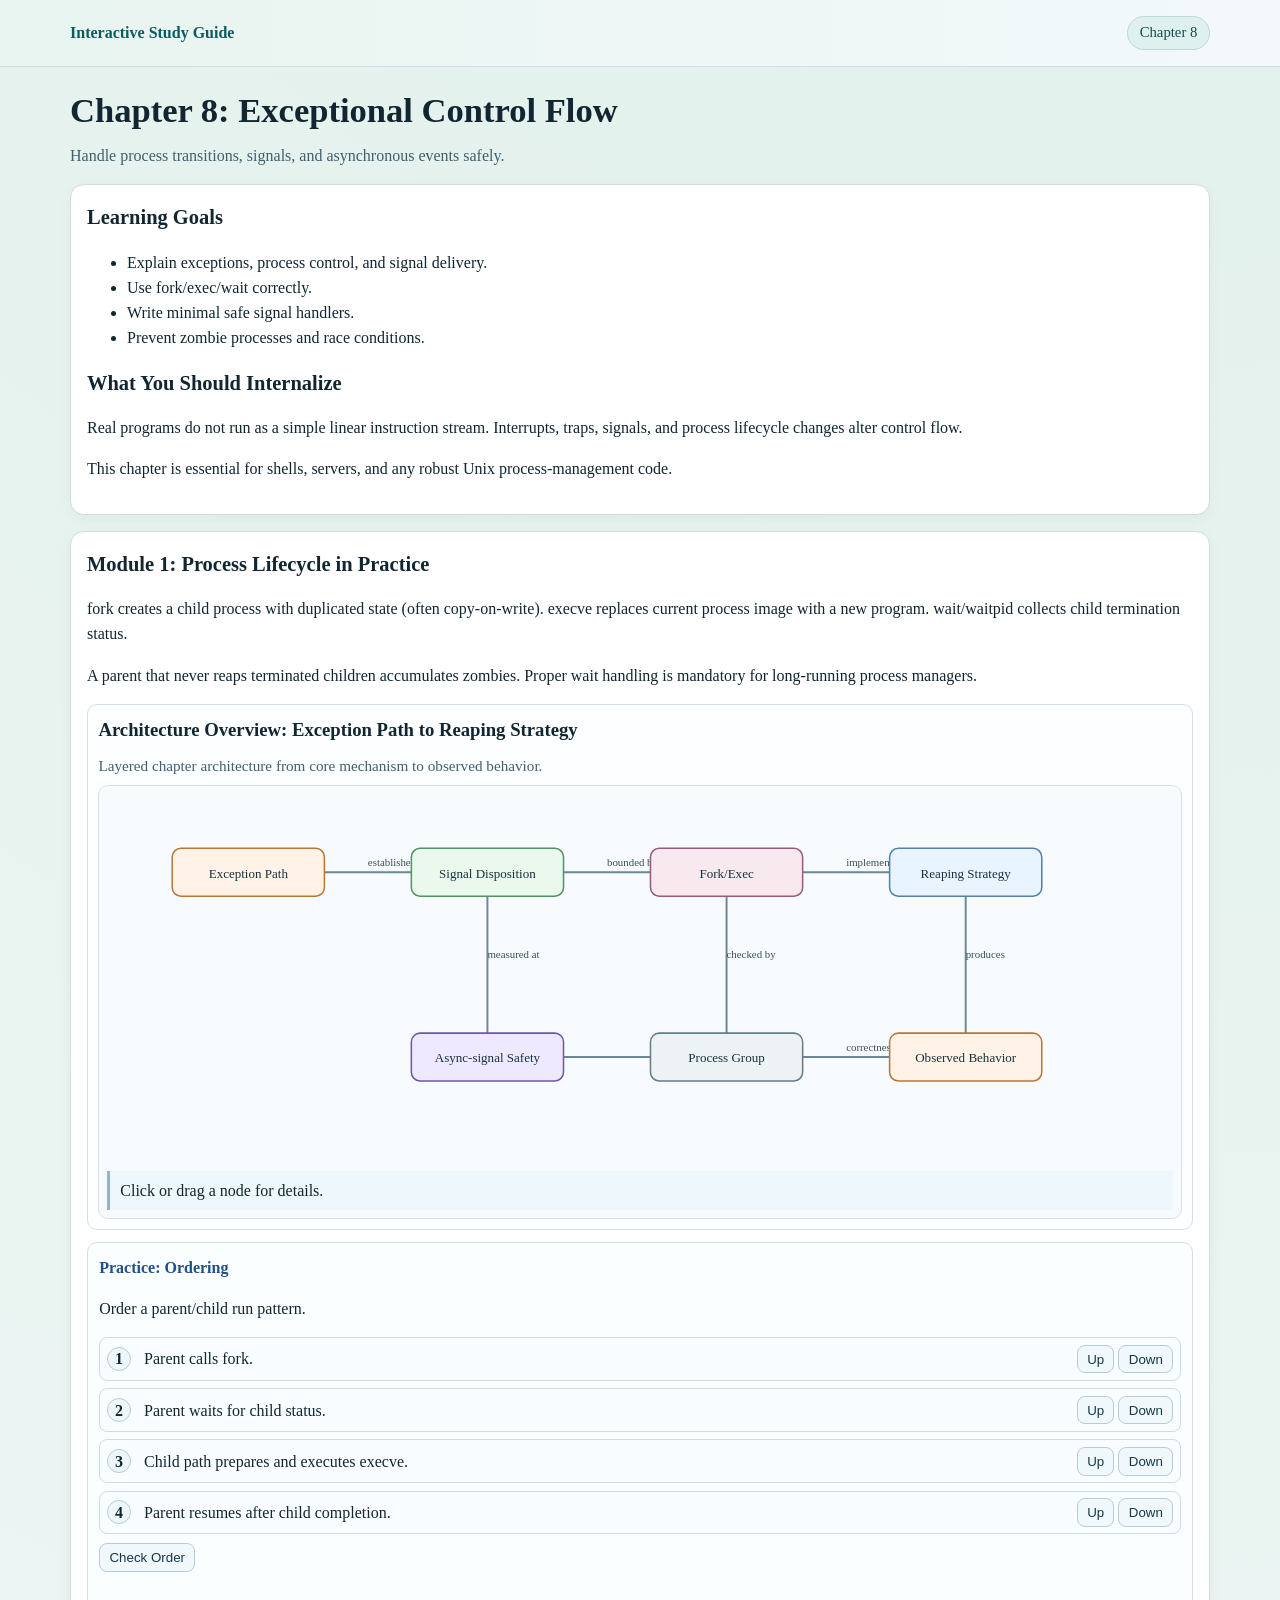
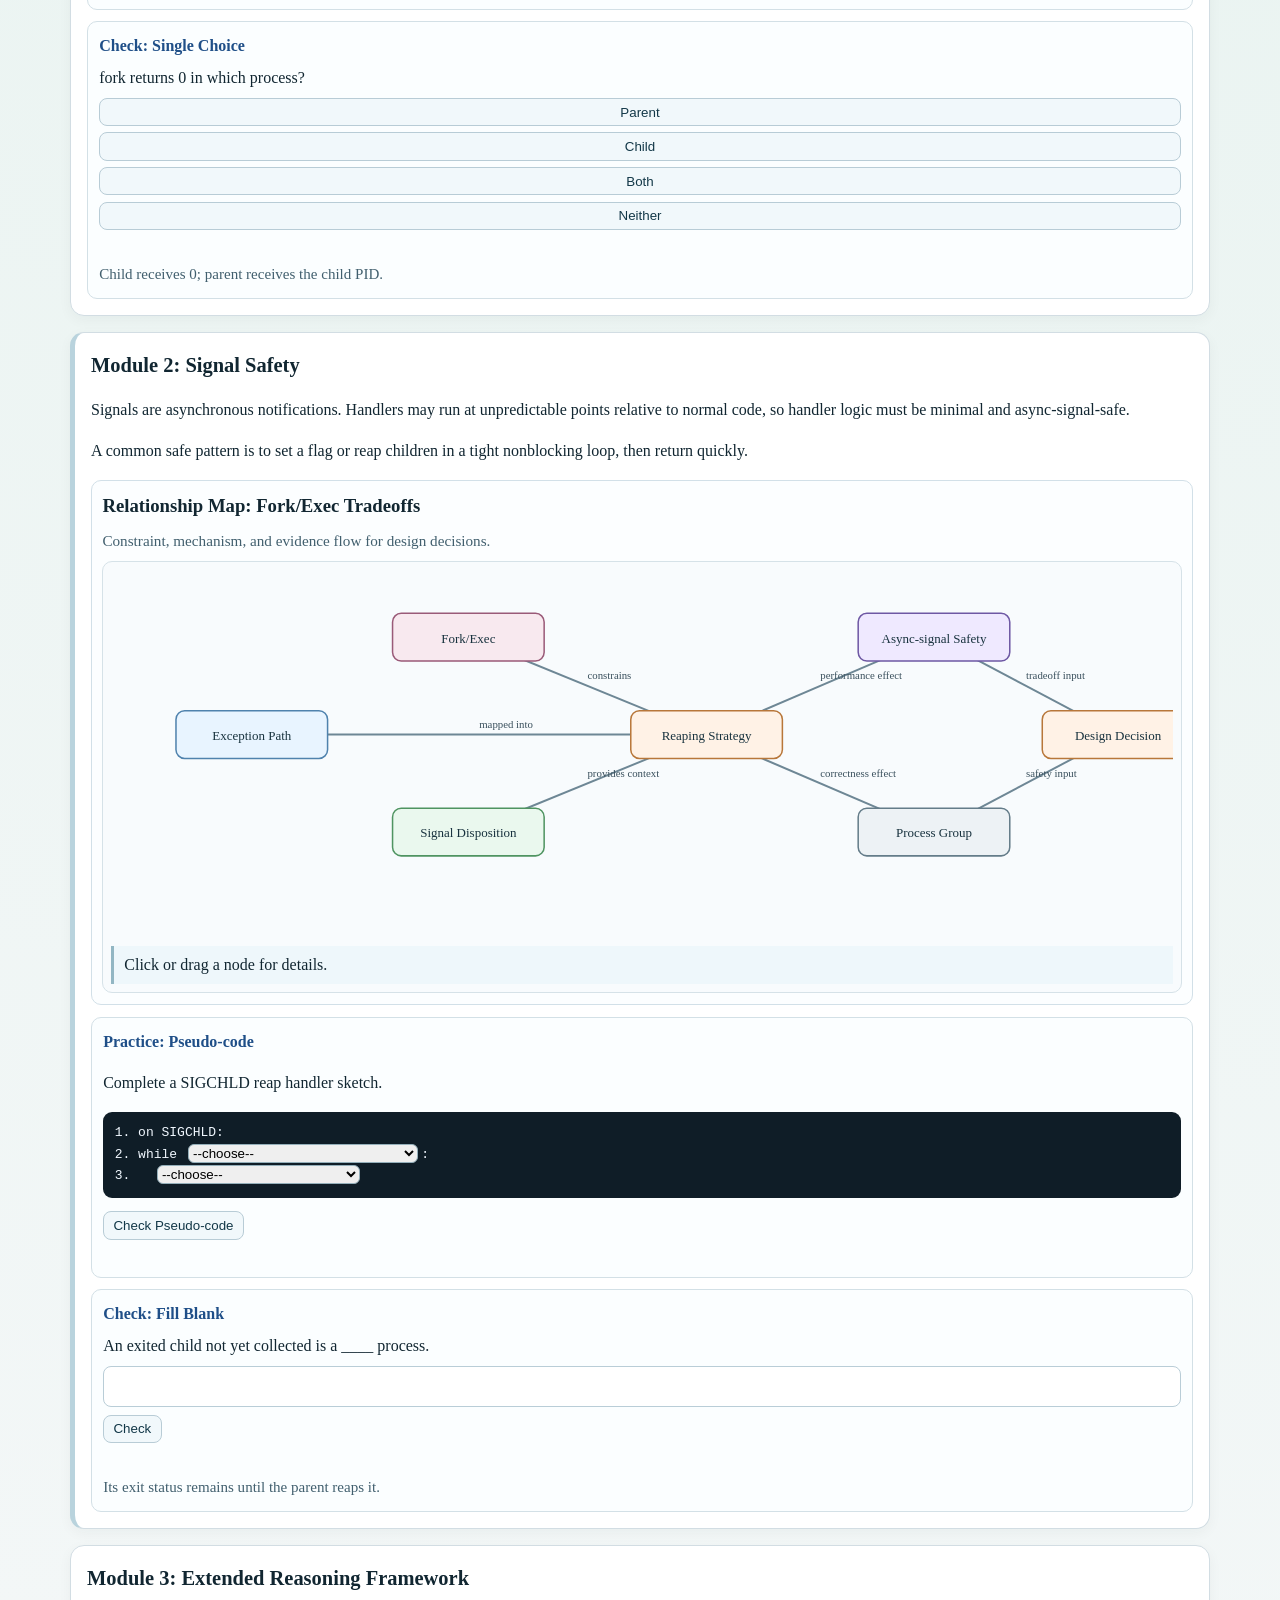
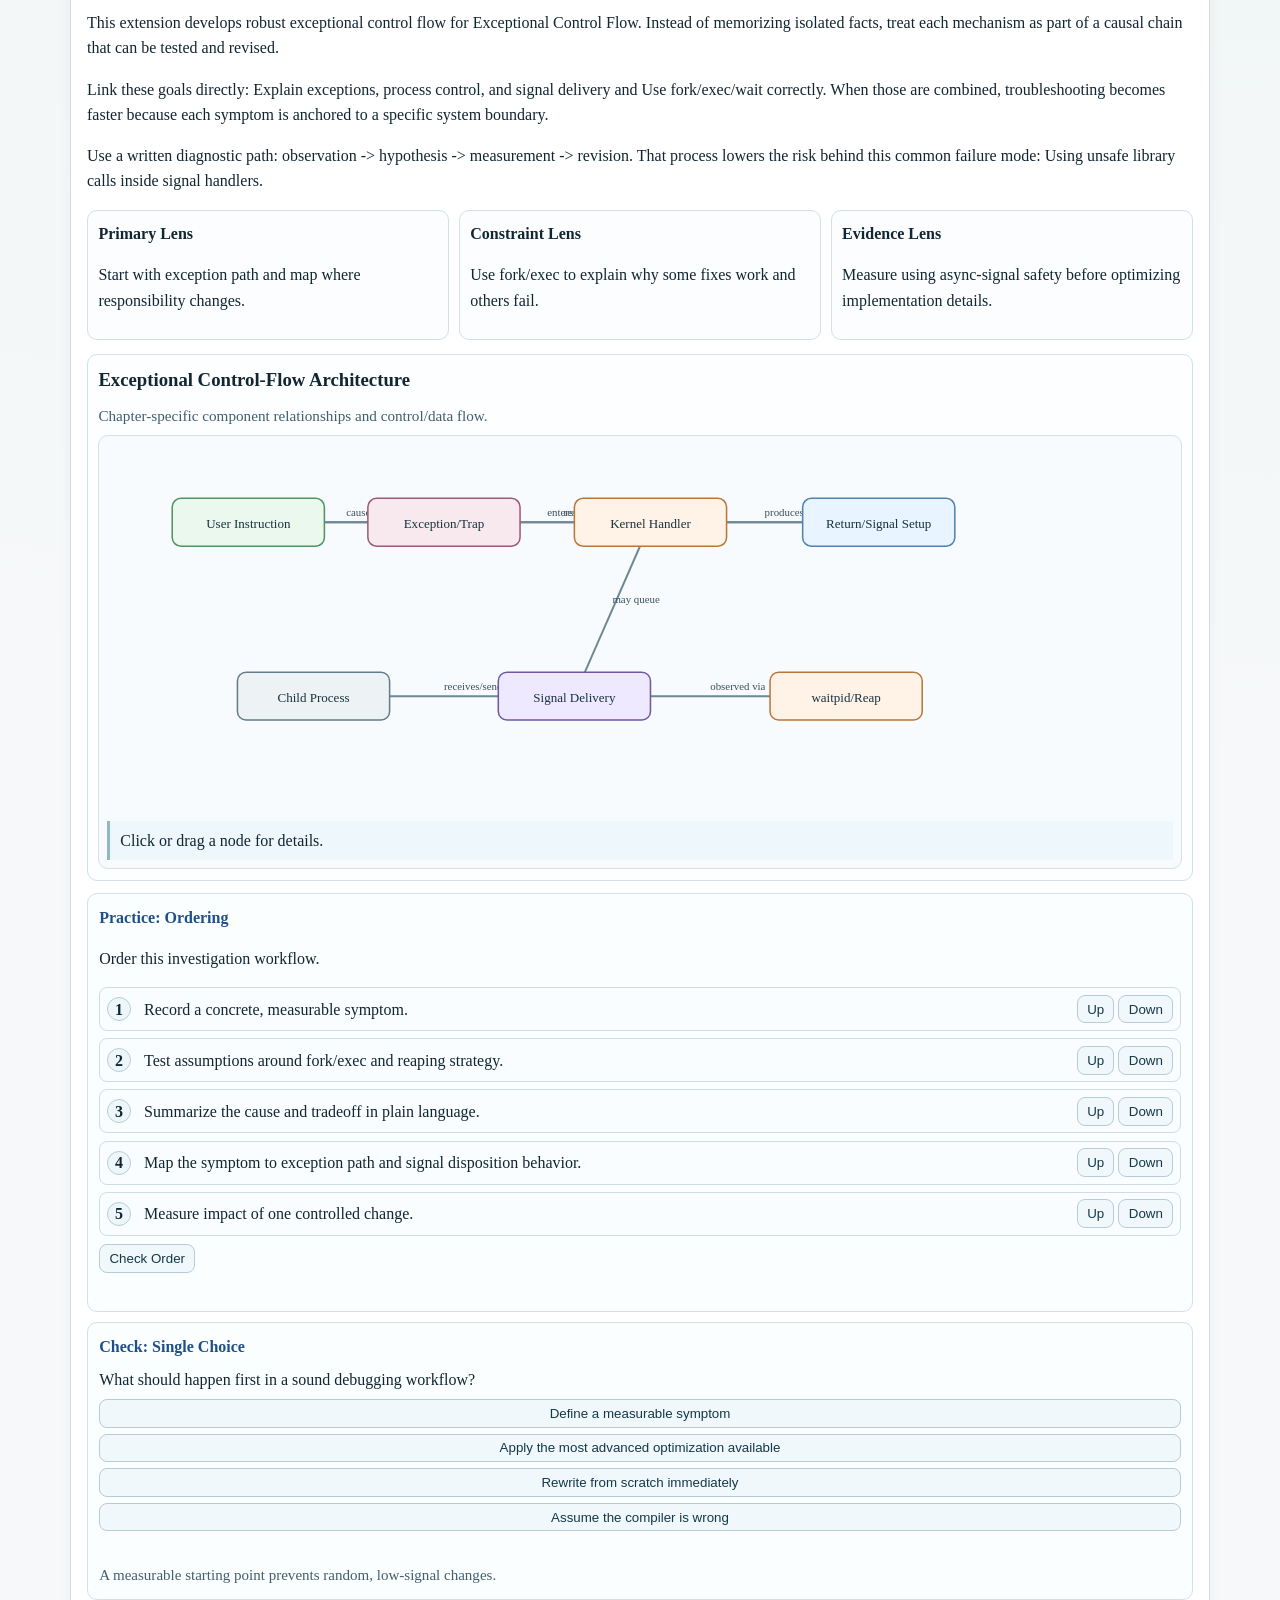
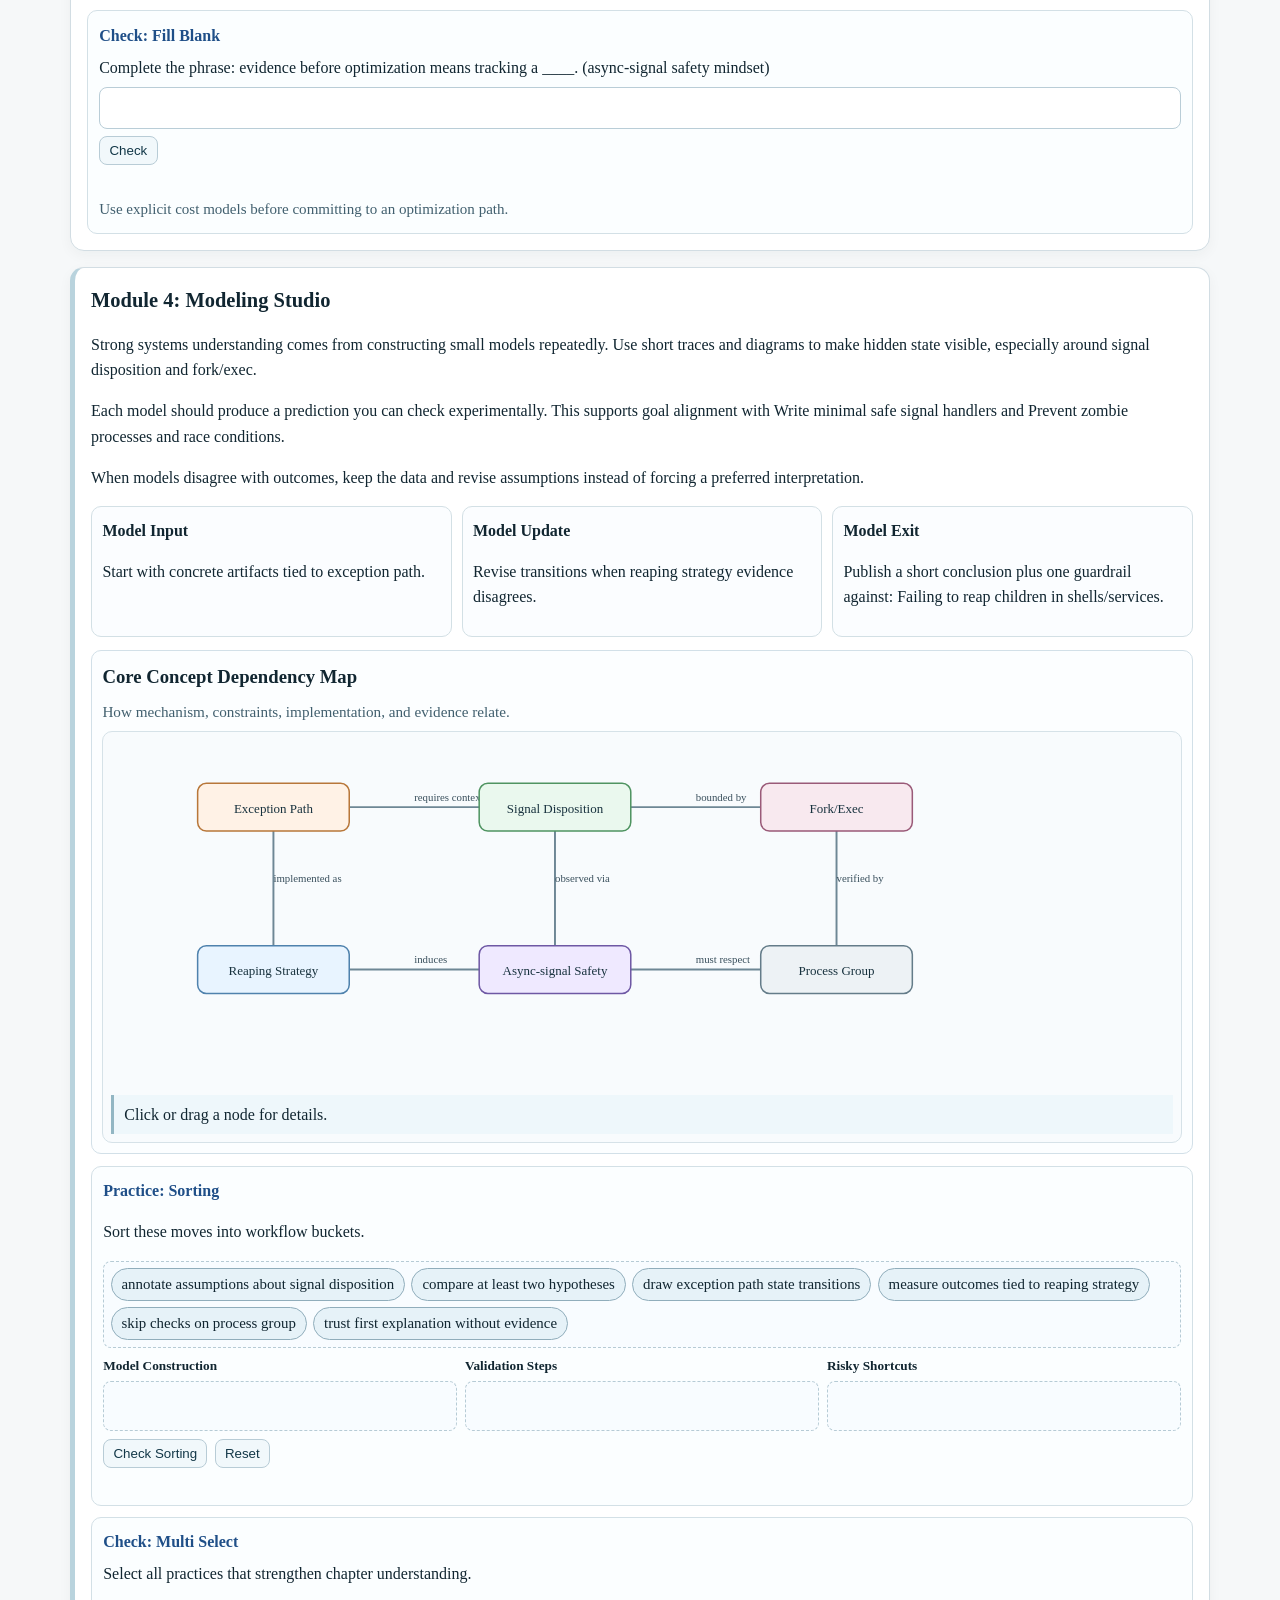
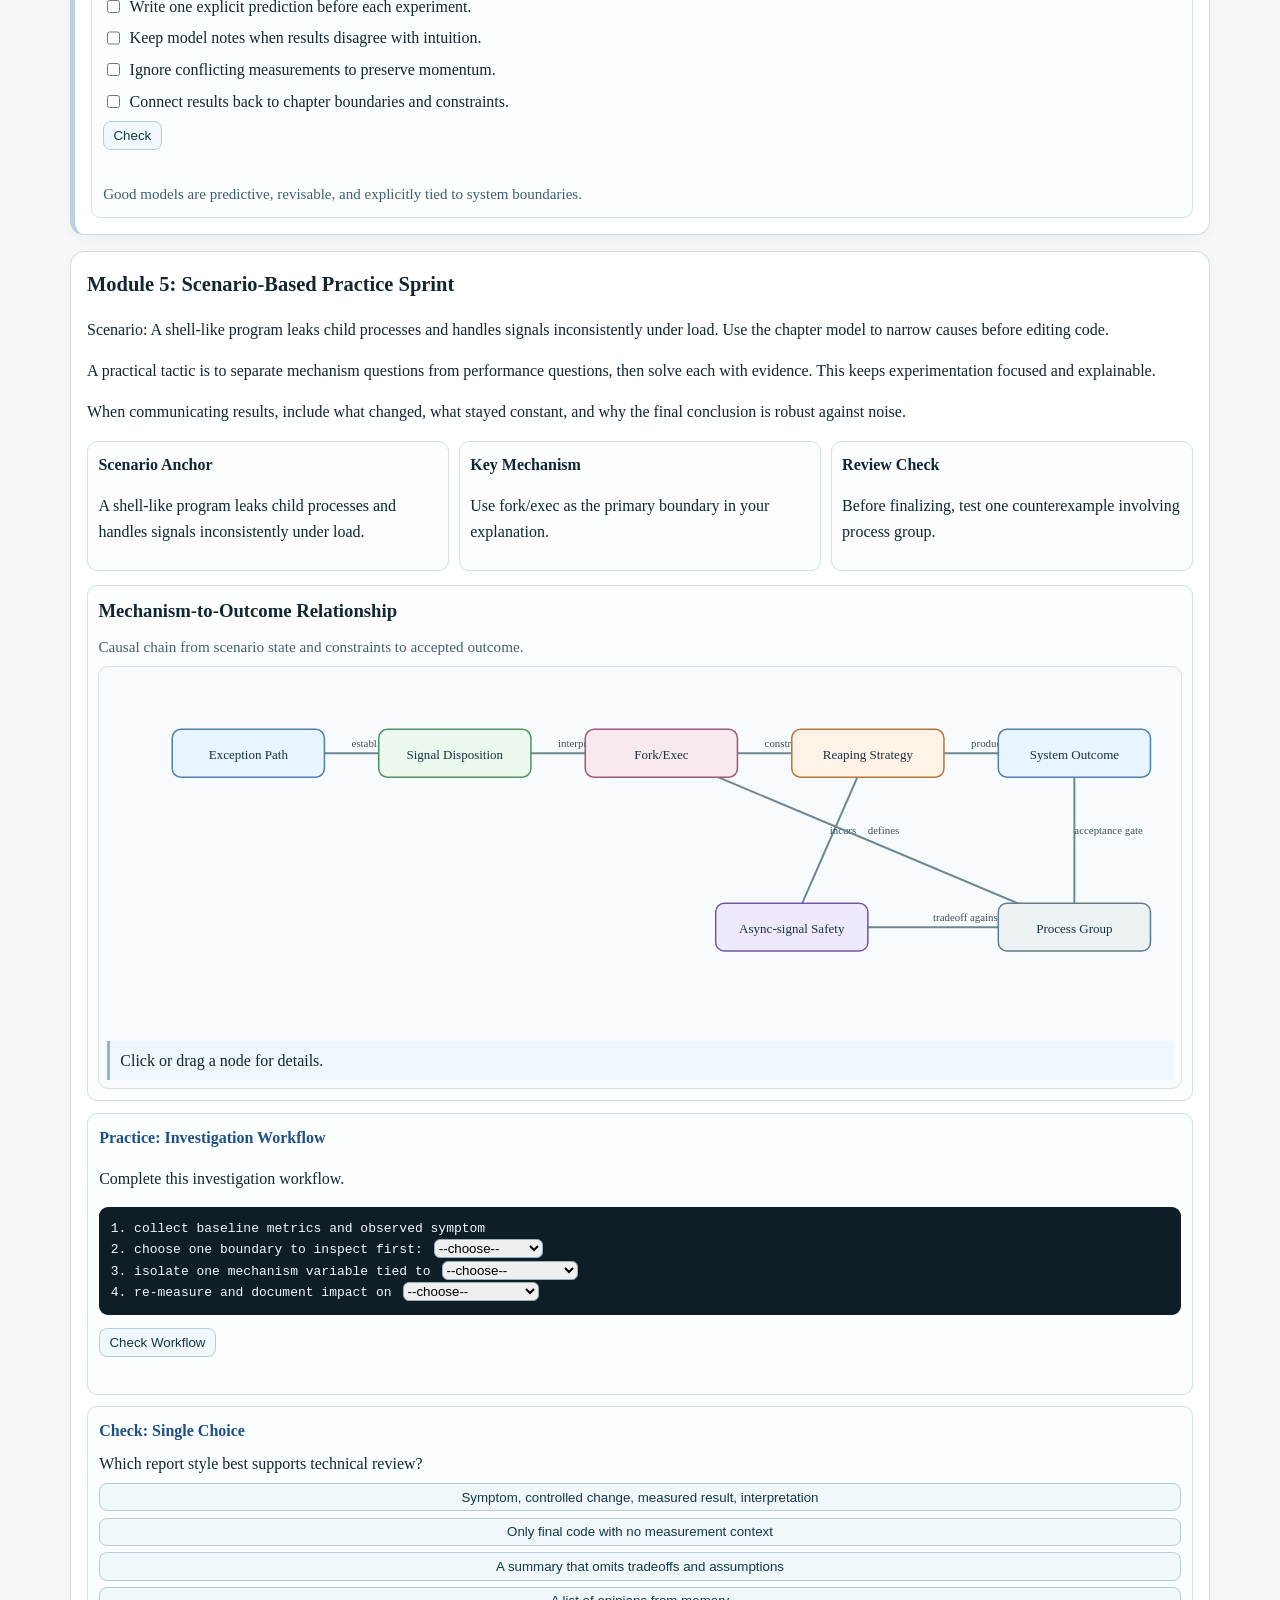
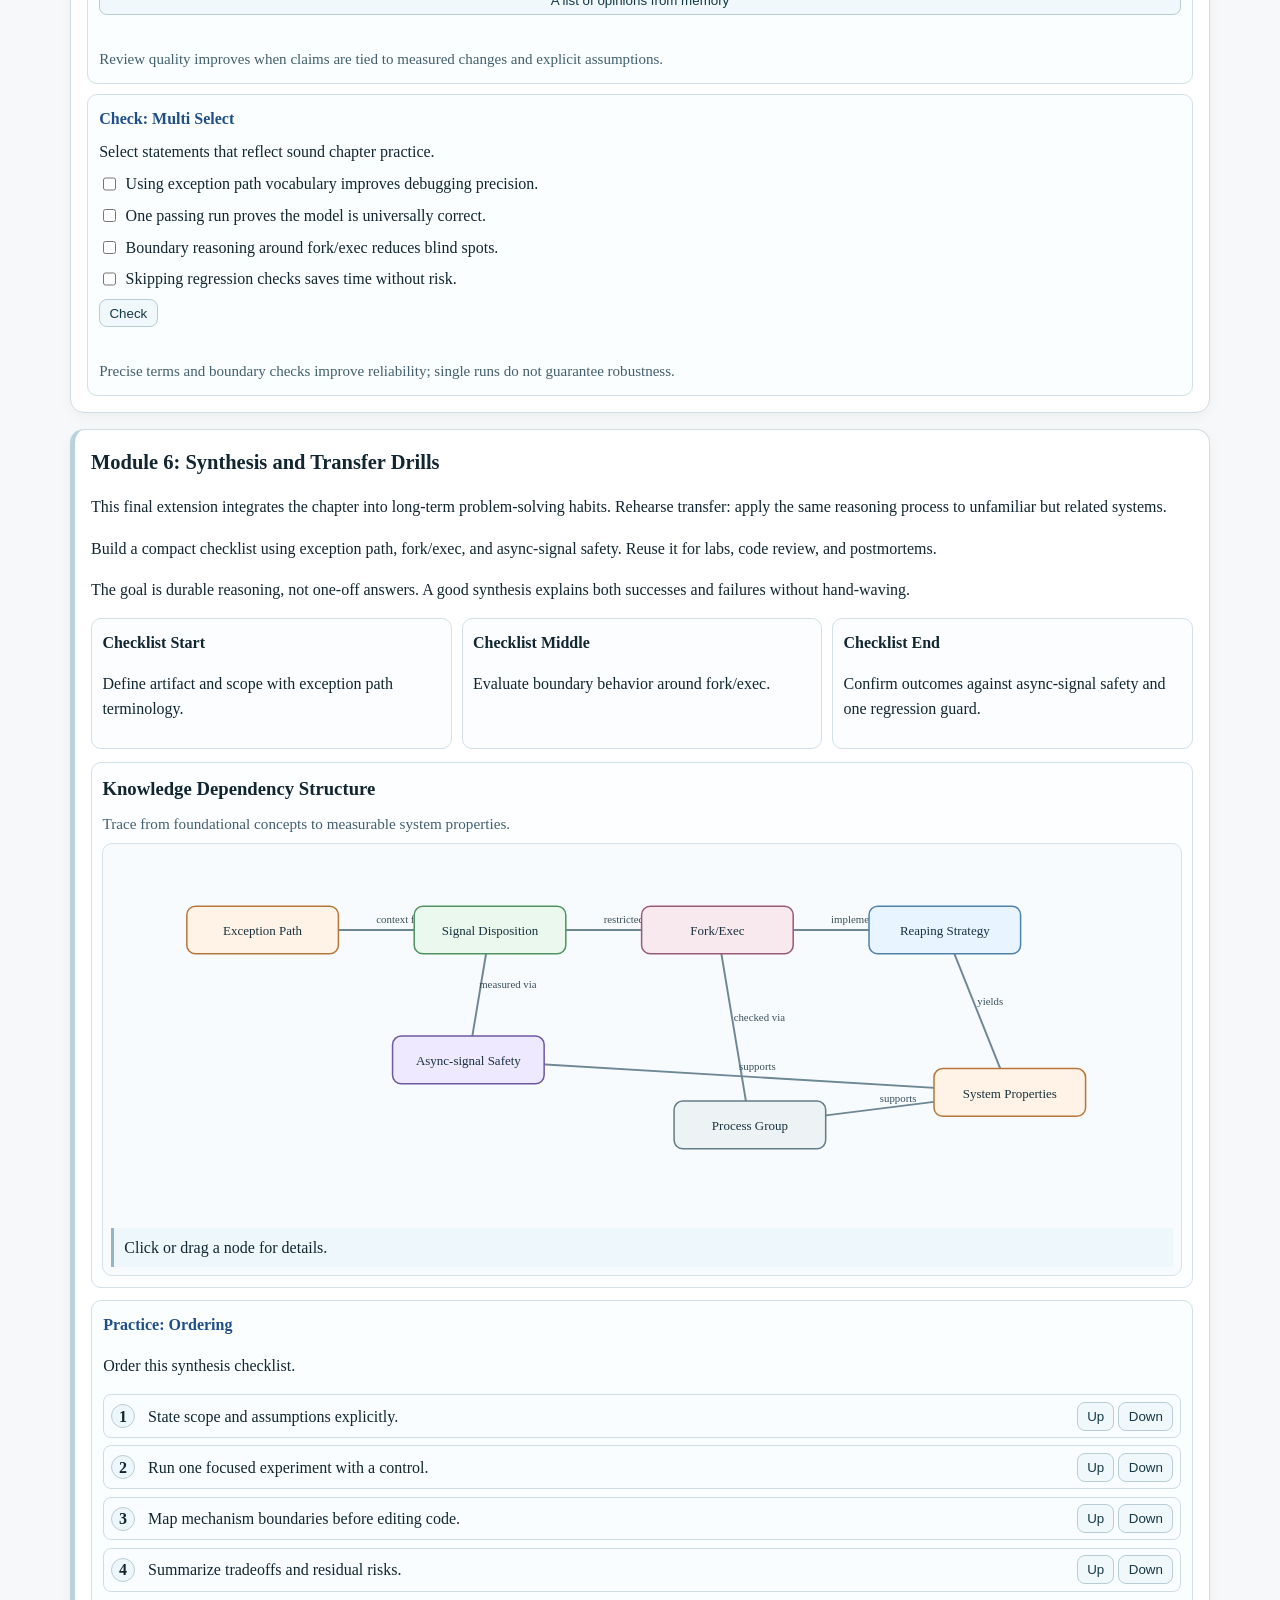
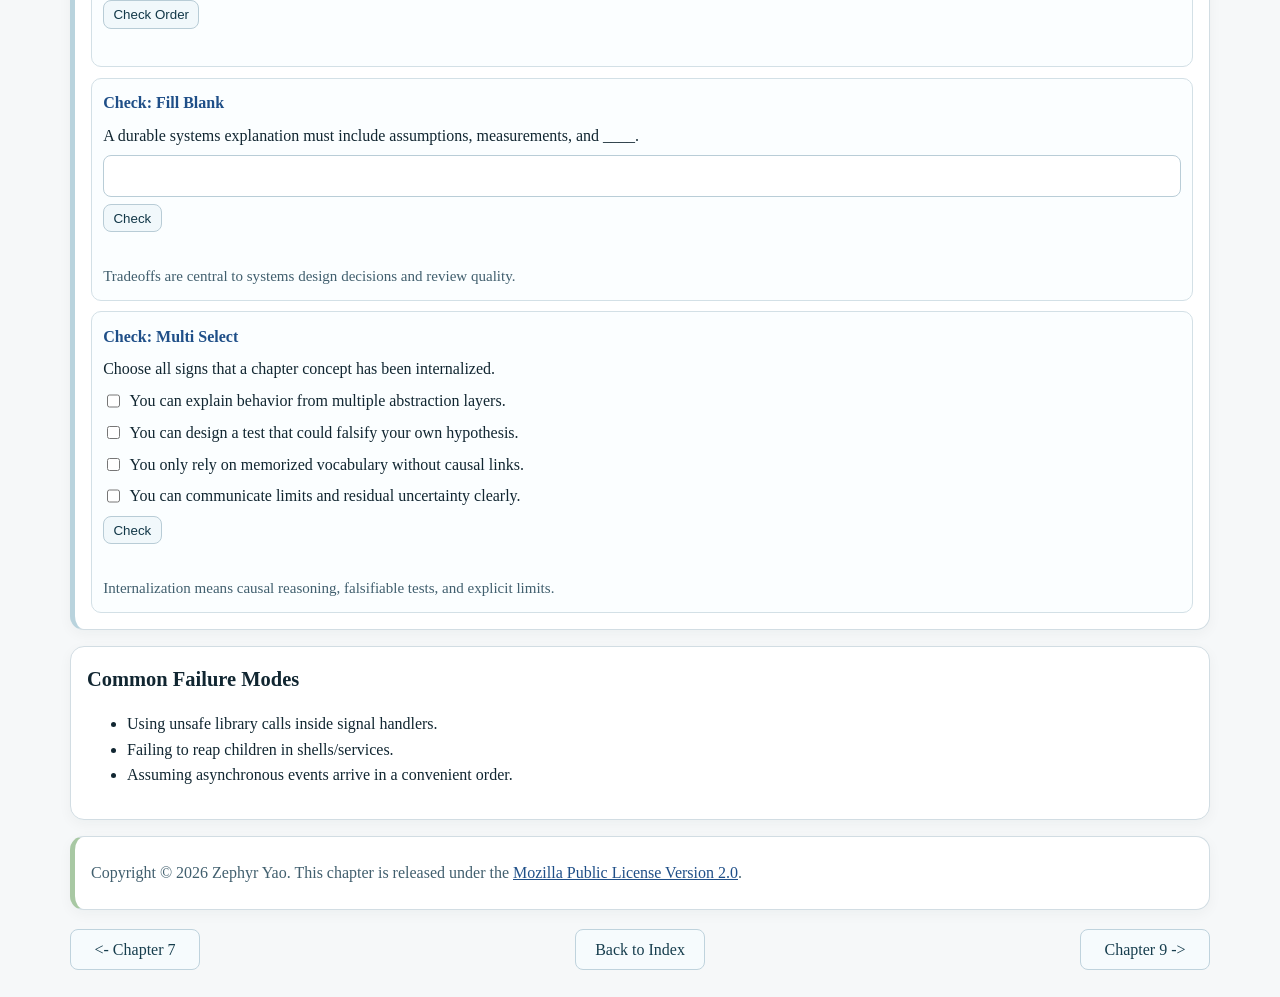
<file: chapter-08.html>
<!doctype html>
<html lang="en">
<head>
  <meta charset="utf-8" />
  <meta name="viewport" content="width=device-width, initial-scale=1" />
  <title>Interactive Systems Study Guide - Chapter 8</title>
  <link rel="stylesheet" href="styles.css" />
</head>
<body>
<header class="site-header">
  <div class="wrap">
    <a class="home-link" href="index.html">Interactive Study Guide</a>
    <span class="chapter-pill">Chapter 8</span>
  </div>
</header>

<main class="wrap chapter-page" data-chapter="8">
  <section class="hero">
    <h1>Chapter 8: Exceptional Control Flow</h1>
    <p class="hero-sub">Handle process transitions, signals, and asynchronous events safely.</p>
  </section>

  <section class="intro-block">
    <h2>Learning Goals</h2>
    <ul><li>Explain exceptions, process control, and signal delivery.</li><li>Use fork/exec/wait correctly.</li><li>Write minimal safe signal handlers.</li><li>Prevent zombie processes and race conditions.</li></ul>
    <h2>What You Should Internalize</h2>
    <p>Real programs do not run as a simple linear instruction stream. Interrupts, traps, signals, and process lifecycle changes alter control flow.</p><p>This chapter is essential for shells, servers, and any robust Unix process-management code.</p>
  </section>

  <section class="module-block"><h2>Module 1: Process Lifecycle in Practice</h2><p>fork creates a child process with duplicated state (often copy-on-write). execve replaces current process image with a new program. wait/waitpid collects child termination status.</p><p>A parent that never reaps terminated children accumulates zombies. Proper wait handling is mandatory for long-running process managers.</p><section class="diagram-block"><h3>Architecture Overview: Exception Path to Reaping Strategy</h3><p class="diagram-caption">Layered chapter architecture from core mechanism to observed behavior.</p><div class="diagram-wrap"><svg viewBox="0 0 980 340" role="img" aria-label="Architecture Overview: Exception Path to Reaping Strategy"><defs><marker id="arrow-8-1-1" viewBox="0 0 10 10" refX="9" refY="5" markerWidth="6" markerHeight="6" orient="auto-start-reverse"><path d="M 0 0 L 10 5 L 0 10 z"></path></marker></defs><line x1="130" y1="72" x2="350" y2="72" class="diag-edge" data-src="core" data-dst="state" marker-end="url(#arrow-8-1-1)"></line><text x="240" y="66" class="diag-edge-label" data-src="core" data-dst="state">establishes</text><line x1="350" y1="72" x2="570" y2="72" class="diag-edge" data-src="state" data-dst="bound" marker-end="url(#arrow-8-1-1)"></line><text x="460" y="66" class="diag-edge-label" data-src="state" data-dst="bound">bounded by</text><line x1="570" y1="72" x2="790" y2="72" class="diag-edge" data-src="bound" data-dst="impl" marker-end="url(#arrow-8-1-1)"></line><text x="680" y="66" class="diag-edge-label" data-src="bound" data-dst="impl">implemented via</text><line x1="350" y1="72" x2="350" y2="242" class="diag-edge" data-src="state" data-dst="perf" marker-end="url(#arrow-8-1-1)"></line><text x="350" y="151" class="diag-edge-label" data-src="state" data-dst="perf">measured at</text><line x1="570" y1="72" x2="570" y2="242" class="diag-edge" data-src="bound" data-dst="corr" marker-end="url(#arrow-8-1-1)"></line><text x="570" y="151" class="diag-edge-label" data-src="bound" data-dst="corr">checked by</text><line x1="790" y1="72" x2="790" y2="242" class="diag-edge" data-src="impl" data-dst="out" marker-end="url(#arrow-8-1-1)"></line><text x="790" y="151" class="diag-edge-label" data-src="impl" data-dst="out">produces</text><line x1="350" y1="242" x2="790" y2="242" class="diag-edge" data-src="perf" data-dst="out" marker-end="url(#arrow-8-1-1)"></line><text x="570" y="236" class="diag-edge-label" data-src="perf" data-dst="out">cost signal</text><line x1="570" y1="242" x2="790" y2="242" class="diag-edge" data-src="corr" data-dst="out" marker-end="url(#arrow-8-1-1)"></line><text x="680" y="236" class="diag-edge-label" data-src="corr" data-dst="out">correctness signal</text><g class="diag-node kind-kernel" tabindex="0" data-node-id="core" data-x="60" data-y="50" data-detail="Core mechanism: exception path." transform="translate(60 50)"><rect x="0" y="0" width="140" height="44" rx="8"></rect><text x="70" y="27" text-anchor="middle">Exception Path</text></g><g class="diag-node kind-user" tabindex="0" data-node-id="state" data-x="280" data-y="50" data-detail="State/control context: signal disposition." transform="translate(280 50)"><rect x="0" y="0" width="140" height="44" rx="8"></rect><text x="70" y="27" text-anchor="middle">Signal Disposition</text></g><g class="diag-node kind-boundary" tabindex="0" data-node-id="bound" data-x="500" data-y="50" data-detail="Boundary/constraint concept: fork/exec." transform="translate(500 50)"><rect x="0" y="0" width="140" height="44" rx="8"></rect><text x="70" y="27" text-anchor="middle">Fork/Exec</text></g><g class="diag-node kind-tool" tabindex="0" data-node-id="impl" data-x="720" data-y="50" data-detail="Implementation mechanism: reaping strategy." transform="translate(720 50)"><rect x="0" y="0" width="140" height="44" rx="8"></rect><text x="70" y="27" text-anchor="middle">Reaping Strategy</text></g><g class="diag-node kind-hardware" tabindex="0" data-node-id="perf" data-x="280" data-y="220" data-detail="Performance/cost signal: async-signal safety." transform="translate(280 220)"><rect x="0" y="0" width="140" height="44" rx="8"></rect><text x="70" y="27" text-anchor="middle">Async-signal Safety</text></g><g class="diag-node kind-neutral" tabindex="0" data-node-id="corr" data-x="500" data-y="220" data-detail="Correctness/invariant signal: process group." transform="translate(500 220)"><rect x="0" y="0" width="140" height="44" rx="8"></rect><text x="70" y="27" text-anchor="middle">Process Group</text></g><g class="diag-node kind-kernel" tabindex="0" data-node-id="out" data-x="720" data-y="220" data-detail="Externally visible chapter outcome." transform="translate(720 220)"><rect x="0" y="0" width="140" height="44" rx="8"></rect><text x="70" y="27" text-anchor="middle">Observed Behavior</text></g></svg><p class="diagram-output">Click or drag a node for details.</p></div></section><div class="activity-grid"><article class="activity sequence-task"><h4>Practice: Ordering</h4><p>Order a parent/child run pattern.</p><ul class="sequence-list"><li data-correct="1"><span class="order-num"></span><span class="order-text">Parent calls fork.</span><div class="order-actions"><button type="button" class="move-up">Up</button><button type="button" class="move-down">Down</button></div></li><li data-correct="3"><span class="order-num"></span><span class="order-text">Parent waits for child status.</span><div class="order-actions"><button type="button" class="move-up">Up</button><button type="button" class="move-down">Down</button></div></li><li data-correct="2"><span class="order-num"></span><span class="order-text">Child path prepares and executes execve.</span><div class="order-actions"><button type="button" class="move-up">Up</button><button type="button" class="move-down">Down</button></div></li><li data-correct="4"><span class="order-num"></span><span class="order-text">Parent resumes after child completion.</span><div class="order-actions"><button type="button" class="move-up">Up</button><button type="button" class="move-down">Down</button></div></li></ul><button type="button" class="check-sequence">Check Order</button><p class="feedback" aria-live="polite"></p></article><article class="activity single-check"><h4>Check: Single Choice</h4><p class="question">fork returns 0 in which process?</p><div class="choices"><button type="button" class="choice" data-correct="false">Parent</button><button type="button" class="choice" data-correct="true">Child</button><button type="button" class="choice" data-correct="false">Both</button><button type="button" class="choice" data-correct="false">Neither</button></div><p class="feedback" aria-live="polite"></p><p class="explain">Child receives 0; parent receives the child PID.</p></article></div></section><section class="module-block alt"><h2>Module 2: Signal Safety</h2><p>Signals are asynchronous notifications. Handlers may run at unpredictable points relative to normal code, so handler logic must be minimal and async-signal-safe.</p><p>A common safe pattern is to set a flag or reap children in a tight nonblocking loop, then return quickly.</p><section class="diagram-block"><h3>Relationship Map: Fork/Exec Tradeoffs</h3><p class="diagram-caption">Constraint, mechanism, and evidence flow for design decisions.</p><div class="diagram-wrap"><svg viewBox="0 0 980 340" role="img" aria-label="Relationship Map: Fork/Exec Tradeoffs"><defs><marker id="arrow-8-2-1" viewBox="0 0 10 10" refX="9" refY="5" markerWidth="6" markerHeight="6" orient="auto-start-reverse"><path d="M 0 0 L 10 5 L 0 10 z"></path></marker></defs><line x1="130" y1="152" x2="550" y2="152" class="diag-edge" data-src="src" data-dst="mech" marker-end="url(#arrow-8-2-1)"></line><text x="340" y="146" class="diag-edge-label" data-src="src" data-dst="mech">mapped into</text><line x1="330" y1="62" x2="550" y2="152" class="diag-edge" data-src="rule" data-dst="mech" marker-end="url(#arrow-8-2-1)"></line><text x="440" y="101" class="diag-edge-label" data-src="rule" data-dst="mech">constrains</text><line x1="330" y1="242" x2="550" y2="152" class="diag-edge" data-src="ctx" data-dst="mech" marker-end="url(#arrow-8-2-1)"></line><text x="440" y="191" class="diag-edge-label" data-src="ctx" data-dst="mech">provides context</text><line x1="550" y1="152" x2="760" y2="62" class="diag-edge" data-src="mech" data-dst="perf" marker-end="url(#arrow-8-2-1)"></line><text x="655" y="101" class="diag-edge-label" data-src="mech" data-dst="perf">performance effect</text><line x1="550" y1="152" x2="760" y2="242" class="diag-edge" data-src="mech" data-dst="corr" marker-end="url(#arrow-8-2-1)"></line><text x="655" y="191" class="diag-edge-label" data-src="mech" data-dst="corr">correctness effect</text><line x1="760" y1="62" x2="930" y2="152" class="diag-edge" data-src="perf" data-dst="dec" marker-end="url(#arrow-8-2-1)"></line><text x="845" y="101" class="diag-edge-label" data-src="perf" data-dst="dec">tradeoff input</text><line x1="760" y1="242" x2="930" y2="152" class="diag-edge" data-src="corr" data-dst="dec" marker-end="url(#arrow-8-2-1)"></line><text x="845" y="191" class="diag-edge-label" data-src="corr" data-dst="dec">safety input</text><g class="diag-node kind-tool" tabindex="0" data-node-id="src" data-x="60" data-y="130" data-detail="Input artifact or focal mechanism: exception path." transform="translate(60 130)"><rect x="0" y="0" width="140" height="44" rx="8"></rect><text x="70" y="27" text-anchor="middle">Exception Path</text></g><g class="diag-node kind-boundary" tabindex="0" data-node-id="rule" data-x="260" data-y="40" data-detail="Constraint layer: fork/exec." transform="translate(260 40)"><rect x="0" y="0" width="140" height="44" rx="8"></rect><text x="70" y="27" text-anchor="middle">Fork/Exec</text></g><g class="diag-node kind-user" tabindex="0" data-node-id="ctx" data-x="260" data-y="220" data-detail="Context/state layer: signal disposition." transform="translate(260 220)"><rect x="0" y="0" width="140" height="44" rx="8"></rect><text x="70" y="27" text-anchor="middle">Signal Disposition</text></g><g class="diag-node kind-kernel" tabindex="0" data-node-id="mech" data-x="480" data-y="130" data-detail="Operational mechanism: reaping strategy." transform="translate(480 130)"><rect x="0" y="0" width="140" height="44" rx="8"></rect><text x="70" y="27" text-anchor="middle">Reaping Strategy</text></g><g class="diag-node kind-hardware" tabindex="0" data-node-id="perf" data-x="690" data-y="40" data-detail="Performance evidence: async-signal safety." transform="translate(690 40)"><rect x="0" y="0" width="140" height="44" rx="8"></rect><text x="70" y="27" text-anchor="middle">Async-signal Safety</text></g><g class="diag-node kind-neutral" tabindex="0" data-node-id="corr" data-x="690" data-y="220" data-detail="Correctness evidence: process group." transform="translate(690 220)"><rect x="0" y="0" width="140" height="44" rx="8"></rect><text x="70" y="27" text-anchor="middle">Process Group</text></g><g class="diag-node kind-kernel" tabindex="0" data-node-id="dec" data-x="860" data-y="130" data-detail="Balanced conclusion from performance and correctness signals." transform="translate(860 130)"><rect x="0" y="0" width="140" height="44" rx="8"></rect><text x="70" y="27" text-anchor="middle">Design Decision</text></g></svg><p class="diagram-output">Click or drag a node for details.</p></div></section><div class="activity-grid"><article class="activity pseudo-task"><h4>Practice: Pseudo-code</h4><p>Complete a SIGCHLD reap handler sketch.</p><pre><code>1. on SIGCHLD:
2. while <select class="pseudo-select" data-answer="waitpid(-1,&amp;status,WNOHANG) &gt; 0" aria-label="Pseudo blank 1"><option value="">--choose--</option><option value="waitpid(-1,&amp;status,WNOHANG) &gt; 0">waitpid(-1,&amp;status,WNOHANG) &gt; 0</option><option value="fork() == 0">fork() == 0</option><option value="open(fd) &gt; 0">open(fd) &gt; 0</option></select>:
3.   <select class="pseudo-select" data-answer="record minimal completion info" aria-label="Pseudo blank 2"><option value="">--choose--</option><option value="record minimal completion info">record minimal completion info</option><option value="printf full report">printf full report</option><option value="malloc large buffer">malloc large buffer</option></select></code></pre><button type="button" class="check-pseudo">Check Pseudo-code</button><p class="feedback" aria-live="polite"></p></article><article class="activity blank-check"><h4>Check: Fill Blank</h4><p class="question">An exited child not yet collected is a ____ process.</p><input type="text" class="blank-input" data-answers="zombie" /><button type="button" class="check-blank">Check</button><p class="feedback" aria-live="polite"></p><p class="explain">Its exit status remains until the parent reaps it.</p></article></div></section><section class="module-block"><h2>Module 3: Extended Reasoning Framework</h2><p>This extension develops robust exceptional control flow for Exceptional Control Flow. Instead of memorizing isolated facts, treat each mechanism as part of a causal chain that can be tested and revised.</p><p>Link these goals directly: Explain exceptions, process control, and signal delivery and Use fork/exec/wait correctly. When those are combined, troubleshooting becomes faster because each symptom is anchored to a specific system boundary.</p><p>Use a written diagnostic path: observation -&gt; hypothesis -&gt; measurement -&gt; revision. That process lowers the risk behind this common failure mode: Using unsafe library calls inside signal handlers.</p><div class="knowledge-grid"><article class="knowledge-card"><h4>Primary Lens</h4><p>Start with exception path and map where responsibility changes.</p></article><article class="knowledge-card"><h4>Constraint Lens</h4><p>Use fork/exec to explain why some fixes work and others fail.</p></article><article class="knowledge-card"><h4>Evidence Lens</h4><p>Measure using async-signal safety before optimizing implementation details.</p></article></div><section class="diagram-block"><h3>Exceptional Control-Flow Architecture</h3><p class="diagram-caption">Chapter-specific component relationships and control/data flow.</p><div class="diagram-wrap"><svg viewBox="0 0 980 340" role="img" aria-label="Exceptional Control-Flow Architecture"><defs><marker id="arrow-8-3-1" viewBox="0 0 10 10" refX="9" refY="5" markerWidth="6" markerHeight="6" orient="auto-start-reverse"><path d="M 0 0 L 10 5 L 0 10 z"></path></marker></defs><line x1="130" y1="72" x2="310" y2="72" class="diag-edge" data-src="user" data-dst="trap" marker-end="url(#arrow-8-3-1)"></line><text x="220" y="66" class="diag-edge-label" data-src="user" data-dst="trap">causes</text><line x1="310" y1="72" x2="500" y2="72" class="diag-edge" data-src="trap" data-dst="handler" marker-end="url(#arrow-8-3-1)"></line><text x="405" y="66" class="diag-edge-label" data-src="trap" data-dst="handler">enters</text><line x1="500" y1="72" x2="710" y2="72" class="diag-edge" data-src="handler" data-dst="ret" marker-end="url(#arrow-8-3-1)"></line><text x="605" y="66" class="diag-edge-label" data-src="handler" data-dst="ret">produces</text><line x1="710" y1="72" x2="130" y2="72" class="diag-edge" data-src="ret" data-dst="user" marker-end="url(#arrow-8-3-1)"></line><text x="420" y="66" class="diag-edge-label" data-src="ret" data-dst="user">resumes</text><line x1="500" y1="72" x2="430" y2="232" class="diag-edge" data-src="handler" data-dst="signal" marker-end="url(#arrow-8-3-1)"></line><text x="465" y="146" class="diag-edge-label" data-src="handler" data-dst="signal">may queue</text><line x1="190" y1="232" x2="430" y2="232" class="diag-edge" data-src="child" data-dst="signal" marker-end="url(#arrow-8-3-1)"></line><text x="310" y="226" class="diag-edge-label" data-src="child" data-dst="signal">receives/sends</text><line x1="430" y1="232" x2="680" y2="232" class="diag-edge" data-src="signal" data-dst="reap" marker-end="url(#arrow-8-3-1)"></line><text x="555" y="226" class="diag-edge-label" data-src="signal" data-dst="reap">observed via</text><g class="diag-node kind-user" tabindex="0" data-node-id="user" data-x="60" data-y="50" data-detail="Normal control flow in process." transform="translate(60 50)"><rect x="0" y="0" width="140" height="44" rx="8"></rect><text x="70" y="27" text-anchor="middle">User Instruction</text></g><g class="diag-node kind-boundary" tabindex="0" data-node-id="trap" data-x="240" data-y="50" data-detail="Fault, syscall, or interrupt entry." transform="translate(240 50)"><rect x="0" y="0" width="140" height="44" rx="8"></rect><text x="70" y="27" text-anchor="middle">Exception/Trap</text></g><g class="diag-node kind-kernel" tabindex="0" data-node-id="handler" data-x="430" data-y="50" data-detail="Service or fault-handling routine." transform="translate(430 50)"><rect x="0" y="0" width="140" height="44" rx="8"></rect><text x="70" y="27" text-anchor="middle">Kernel Handler</text></g><g class="diag-node kind-tool" tabindex="0" data-node-id="ret" data-x="640" data-y="50" data-detail="Prepare return state or signal frame." transform="translate(640 50)"><rect x="0" y="0" width="140" height="44" rx="8"></rect><text x="70" y="27" text-anchor="middle">Return/Signal Setup</text></g><g class="diag-node kind-neutral" tabindex="0" data-node-id="child" data-x="120" data-y="210" data-detail="fork-created execution branch." transform="translate(120 210)"><rect x="0" y="0" width="140" height="44" rx="8"></rect><text x="70" y="27" text-anchor="middle">Child Process</text></g><g class="diag-node kind-hardware" tabindex="0" data-node-id="signal" data-x="360" data-y="210" data-detail="Async notification to target process/thread." transform="translate(360 210)"><rect x="0" y="0" width="140" height="44" rx="8"></rect><text x="70" y="27" text-anchor="middle">Signal Delivery</text></g><g class="diag-node kind-kernel" tabindex="0" data-node-id="reap" data-x="610" data-y="210" data-detail="Parent collects child exit status." transform="translate(610 210)"><rect x="0" y="0" width="140" height="44" rx="8"></rect><text x="70" y="27" text-anchor="middle">waitpid/Reap</text></g></svg><p class="diagram-output">Click or drag a node for details.</p></div></section><div class="activity-grid"><article class="activity sequence-task"><h4>Practice: Ordering</h4><p>Order this investigation workflow.</p><ul class="sequence-list"><li data-correct="1"><span class="order-num"></span><span class="order-text">Record a concrete, measurable symptom.</span><div class="order-actions"><button type="button" class="move-up">Up</button><button type="button" class="move-down">Down</button></div></li><li data-correct="3"><span class="order-num"></span><span class="order-text">Test assumptions around fork/exec and reaping strategy.</span><div class="order-actions"><button type="button" class="move-up">Up</button><button type="button" class="move-down">Down</button></div></li><li data-correct="5"><span class="order-num"></span><span class="order-text">Summarize the cause and tradeoff in plain language.</span><div class="order-actions"><button type="button" class="move-up">Up</button><button type="button" class="move-down">Down</button></div></li><li data-correct="2"><span class="order-num"></span><span class="order-text">Map the symptom to exception path and signal disposition behavior.</span><div class="order-actions"><button type="button" class="move-up">Up</button><button type="button" class="move-down">Down</button></div></li><li data-correct="4"><span class="order-num"></span><span class="order-text">Measure impact of one controlled change.</span><div class="order-actions"><button type="button" class="move-up">Up</button><button type="button" class="move-down">Down</button></div></li></ul><button type="button" class="check-sequence">Check Order</button><p class="feedback" aria-live="polite"></p></article><article class="activity single-check"><h4>Check: Single Choice</h4><p class="question">What should happen first in a sound debugging workflow?</p><div class="choices"><button type="button" class="choice" data-correct="true">Define a measurable symptom</button><button type="button" class="choice" data-correct="false">Apply the most advanced optimization available</button><button type="button" class="choice" data-correct="false">Rewrite from scratch immediately</button><button type="button" class="choice" data-correct="false">Assume the compiler is wrong</button></div><p class="feedback" aria-live="polite"></p><p class="explain">A measurable starting point prevents random, low-signal changes.</p></article><article class="activity blank-check"><h4>Check: Fill Blank</h4><p class="question">Complete the phrase: evidence before optimization means tracking a ____. (async-signal safety mindset)</p><input type="text" class="blank-input" data-answers="async-signal|async-signal safety" /><button type="button" class="check-blank">Check</button><p class="feedback" aria-live="polite"></p><p class="explain">Use explicit cost models before committing to an optimization path.</p></article></div></section><section class="module-block alt"><h2>Module 4: Modeling Studio</h2><p>Strong systems understanding comes from constructing small models repeatedly. Use short traces and diagrams to make hidden state visible, especially around signal disposition and fork/exec.</p><p>Each model should produce a prediction you can check experimentally. This supports goal alignment with Write minimal safe signal handlers and Prevent zombie processes and race conditions.</p><p>When models disagree with outcomes, keep the data and revise assumptions instead of forcing a preferred interpretation.</p><div class="knowledge-grid"><article class="knowledge-card"><h4>Model Input</h4><p>Start with concrete artifacts tied to exception path.</p></article><article class="knowledge-card"><h4>Model Update</h4><p>Revise transitions when reaping strategy evidence disagrees.</p></article><article class="knowledge-card"><h4>Model Exit</h4><p>Publish a short conclusion plus one guardrail against: Failing to reap children in shells/services.</p></article></div><section class="diagram-block"><h3>Core Concept Dependency Map</h3><p class="diagram-caption">How mechanism, constraints, implementation, and evidence relate.</p><div class="diagram-wrap"><svg viewBox="0 0 980 320" role="img" aria-label="Core Concept Dependency Map"><defs><marker id="arrow-8-4-1" viewBox="0 0 10 10" refX="9" refY="5" markerWidth="6" markerHeight="6" orient="auto-start-reverse"><path d="M 0 0 L 10 5 L 0 10 z"></path></marker></defs><line x1="150" y1="62" x2="410" y2="62" class="diag-edge" data-src="t0" data-dst="t1" marker-end="url(#arrow-8-4-1)"></line><text x="280" y="56" class="diag-edge-label" data-src="t0" data-dst="t1">requires context</text><line x1="410" y1="62" x2="670" y2="62" class="diag-edge" data-src="t1" data-dst="t2" marker-end="url(#arrow-8-4-1)"></line><text x="540" y="56" class="diag-edge-label" data-src="t1" data-dst="t2">bounded by</text><line x1="150" y1="62" x2="150" y2="212" class="diag-edge" data-src="t0" data-dst="t3" marker-end="url(#arrow-8-4-1)"></line><text x="150" y="131" class="diag-edge-label" data-src="t0" data-dst="t3">implemented as</text><line x1="410" y1="62" x2="410" y2="212" class="diag-edge" data-src="t1" data-dst="t4" marker-end="url(#arrow-8-4-1)"></line><text x="410" y="131" class="diag-edge-label" data-src="t1" data-dst="t4">observed via</text><line x1="670" y1="62" x2="670" y2="212" class="diag-edge" data-src="t2" data-dst="t5" marker-end="url(#arrow-8-4-1)"></line><text x="670" y="131" class="diag-edge-label" data-src="t2" data-dst="t5">verified by</text><line x1="150" y1="212" x2="410" y2="212" class="diag-edge" data-src="t3" data-dst="t4" marker-end="url(#arrow-8-4-1)"></line><text x="280" y="206" class="diag-edge-label" data-src="t3" data-dst="t4">induces</text><line x1="410" y1="212" x2="670" y2="212" class="diag-edge" data-src="t4" data-dst="t5" marker-end="url(#arrow-8-4-1)"></line><text x="540" y="206" class="diag-edge-label" data-src="t4" data-dst="t5">must respect</text><g class="diag-node kind-kernel" tabindex="0" data-node-id="t0" data-x="80" data-y="40" data-detail="Primary mechanism concept: exception path." transform="translate(80 40)"><rect x="0" y="0" width="140" height="44" rx="8"></rect><text x="70" y="27" text-anchor="middle">Exception Path</text></g><g class="diag-node kind-user" tabindex="0" data-node-id="t1" data-x="340" data-y="40" data-detail="State/control context: signal disposition." transform="translate(340 40)"><rect x="0" y="0" width="140" height="44" rx="8"></rect><text x="70" y="27" text-anchor="middle">Signal Disposition</text></g><g class="diag-node kind-boundary" tabindex="0" data-node-id="t2" data-x="600" data-y="40" data-detail="Constraint boundary: fork/exec." transform="translate(600 40)"><rect x="0" y="0" width="140" height="44" rx="8"></rect><text x="70" y="27" text-anchor="middle">Fork/Exec</text></g><g class="diag-node kind-tool" tabindex="0" data-node-id="t3" data-x="80" data-y="190" data-detail="Operational implementation concept: reaping strategy." transform="translate(80 190)"><rect x="0" y="0" width="140" height="44" rx="8"></rect><text x="70" y="27" text-anchor="middle">Reaping Strategy</text></g><g class="diag-node kind-hardware" tabindex="0" data-node-id="t4" data-x="340" data-y="190" data-detail="Performance/cost observation concept: async-signal safety." transform="translate(340 190)"><rect x="0" y="0" width="140" height="44" rx="8"></rect><text x="70" y="27" text-anchor="middle">Async-signal Safety</text></g><g class="diag-node kind-neutral" tabindex="0" data-node-id="t5" data-x="600" data-y="190" data-detail="Correctness/invariant check concept: process group." transform="translate(600 190)"><rect x="0" y="0" width="140" height="44" rx="8"></rect><text x="70" y="27" text-anchor="middle">Process Group</text></g></svg><p class="diagram-output">Click or drag a node for details.</p></div></section><div class="activity-grid"><article class="activity drag-task"><h4>Practice: Sorting</h4><p>Sort these moves into workflow buckets.</p><div class="drag-pool"><div class="drag-item" draggable="true" data-value="annotate assumptions about signal disposition">annotate assumptions about signal disposition</div><div class="drag-item" draggable="true" data-value="compare at least two hypotheses">compare at least two hypotheses</div><div class="drag-item" draggable="true" data-value="draw exception path state transitions">draw exception path state transitions</div><div class="drag-item" draggable="true" data-value="measure outcomes tied to reaping strategy">measure outcomes tied to reaping strategy</div><div class="drag-item" draggable="true" data-value="skip checks on process group">skip checks on process group</div><div class="drag-item" draggable="true" data-value="trust first explanation without evidence">trust first explanation without evidence</div></div><div class="drop-grid"><div class="drop-col"><h5>Model Construction</h5><div class="drop-zone" data-answers="draw exception path state transitions|annotate assumptions about signal disposition"></div></div><div class="drop-col"><h5>Validation Steps</h5><div class="drop-zone" data-answers="measure outcomes tied to reaping strategy|compare at least two hypotheses"></div></div><div class="drop-col"><h5>Risky Shortcuts</h5><div class="drop-zone" data-answers="skip checks on process group|trust first explanation without evidence"></div></div></div><div class="task-actions"><button type="button" class="check-drag">Check Sorting</button><button type="button" class="reset-drag">Reset</button></div><p class="feedback" aria-live="polite"></p></article><article class="activity multi-check"><h4>Check: Multi Select</h4><p class="question">Select all practices that strengthen chapter understanding.</p><div class="multi-list"><label class="multi-option"><input type="checkbox" data-correct="true" /> <span>Write one explicit prediction before each experiment.</span></label><label class="multi-option"><input type="checkbox" data-correct="true" /> <span>Keep model notes when results disagree with intuition.</span></label><label class="multi-option"><input type="checkbox" data-correct="false" /> <span>Ignore conflicting measurements to preserve momentum.</span></label><label class="multi-option"><input type="checkbox" data-correct="true" /> <span>Connect results back to chapter boundaries and constraints.</span></label></div><button type="button" class="check-multi">Check</button><p class="feedback" aria-live="polite"></p><p class="explain">Good models are predictive, revisable, and explicitly tied to system boundaries.</p></article></div></section><section class="module-block"><h2>Module 5: Scenario-Based Practice Sprint</h2><p>Scenario: A shell-like program leaks child processes and handles signals inconsistently under load. Use the chapter model to narrow causes before editing code.</p><p>A practical tactic is to separate mechanism questions from performance questions, then solve each with evidence. This keeps experimentation focused and explainable.</p><p>When communicating results, include what changed, what stayed constant, and why the final conclusion is robust against noise.</p><div class="knowledge-grid"><article class="knowledge-card"><h4>Scenario Anchor</h4><p>A shell-like program leaks child processes and handles signals inconsistently under load.</p></article><article class="knowledge-card"><h4>Key Mechanism</h4><p>Use fork/exec as the primary boundary in your explanation.</p></article><article class="knowledge-card"><h4>Review Check</h4><p>Before finalizing, test one counterexample involving process group.</p></article></div><section class="diagram-block"><h3>Mechanism-to-Outcome Relationship</h3><p class="diagram-caption">Causal chain from scenario state and constraints to accepted outcome.</p><div class="diagram-wrap"><svg viewBox="0 0 980 330" role="img" aria-label="Mechanism-to-Outcome Relationship"><defs><marker id="arrow-8-5-1" viewBox="0 0 10 10" refX="9" refY="5" markerWidth="6" markerHeight="6" orient="auto-start-reverse"><path d="M 0 0 L 10 5 L 0 10 z"></path></marker></defs><line x1="130" y1="72" x2="320" y2="72" class="diag-edge" data-src="src" data-dst="state" marker-end="url(#arrow-8-5-1)"></line><text x="225" y="66" class="diag-edge-label" data-src="src" data-dst="state">establishes state</text><line x1="320" y1="72" x2="510" y2="72" class="diag-edge" data-src="state" data-dst="rule" marker-end="url(#arrow-8-5-1)"></line><text x="415" y="66" class="diag-edge-label" data-src="state" data-dst="rule">interpreted by</text><line x1="510" y1="72" x2="700" y2="72" class="diag-edge" data-src="rule" data-dst="mech" marker-end="url(#arrow-8-5-1)"></line><text x="605" y="66" class="diag-edge-label" data-src="rule" data-dst="mech">constrains</text><line x1="700" y1="72" x2="890" y2="72" class="diag-edge" data-src="mech" data-dst="out" marker-end="url(#arrow-8-5-1)"></line><text x="795" y="66" class="diag-edge-label" data-src="mech" data-dst="out">produces</text><line x1="700" y1="72" x2="630" y2="232" class="diag-edge" data-src="mech" data-dst="cost" marker-end="url(#arrow-8-5-1)"></line><text x="665" y="146" class="diag-edge-label" data-src="mech" data-dst="cost">incurs</text><line x1="510" y1="72" x2="890" y2="232" class="diag-edge" data-src="rule" data-dst="safe" marker-end="url(#arrow-8-5-1)"></line><text x="700" y="146" class="diag-edge-label" data-src="rule" data-dst="safe">defines</text><line x1="630" y1="232" x2="890" y2="232" class="diag-edge" data-src="cost" data-dst="safe" marker-end="url(#arrow-8-5-1)"></line><text x="760" y="226" class="diag-edge-label" data-src="cost" data-dst="safe">tradeoff against</text><line x1="890" y1="232" x2="890" y2="72" class="diag-edge" data-src="safe" data-dst="out" marker-end="url(#arrow-8-5-1)"></line><text x="890" y="146" class="diag-edge-label" data-src="safe" data-dst="out">acceptance gate</text><g class="diag-node kind-tool" tabindex="0" data-node-id="src" data-x="60" data-y="50" data-detail="Observed artifact or input concept: exception path." transform="translate(60 50)"><rect x="0" y="0" width="140" height="44" rx="8"></rect><text x="70" y="27" text-anchor="middle">Exception Path</text></g><g class="diag-node kind-user" tabindex="0" data-node-id="state" data-x="250" data-y="50" data-detail="Runtime state context: signal disposition." transform="translate(250 50)"><rect x="0" y="0" width="140" height="44" rx="8"></rect><text x="70" y="27" text-anchor="middle">Signal Disposition</text></g><g class="diag-node kind-boundary" tabindex="0" data-node-id="rule" data-x="440" data-y="50" data-detail="Constraint/rule concept: fork/exec." transform="translate(440 50)"><rect x="0" y="0" width="140" height="44" rx="8"></rect><text x="70" y="27" text-anchor="middle">Fork/Exec</text></g><g class="diag-node kind-kernel" tabindex="0" data-node-id="mech" data-x="630" data-y="50" data-detail="Mechanism implementing behavior: reaping strategy." transform="translate(630 50)"><rect x="0" y="0" width="140" height="44" rx="8"></rect><text x="70" y="27" text-anchor="middle">Reaping Strategy</text></g><g class="diag-node kind-tool" tabindex="0" data-node-id="out" data-x="820" data-y="50" data-detail="Observed result after applying mechanism under constraints." transform="translate(820 50)"><rect x="0" y="0" width="140" height="44" rx="8"></rect><text x="70" y="27" text-anchor="middle">System Outcome</text></g><g class="diag-node kind-hardware" tabindex="0" data-node-id="cost" data-x="560" data-y="210" data-detail="Measured cost/performance signal: async-signal safety." transform="translate(560 210)"><rect x="0" y="0" width="140" height="44" rx="8"></rect><text x="70" y="27" text-anchor="middle">Async-signal Safety</text></g><g class="diag-node kind-neutral" tabindex="0" data-node-id="safe" data-x="820" data-y="210" data-detail="Correctness acceptance criterion: process group." transform="translate(820 210)"><rect x="0" y="0" width="140" height="44" rx="8"></rect><text x="70" y="27" text-anchor="middle">Process Group</text></g></svg><p class="diagram-output">Click or drag a node for details.</p></div></section><div class="activity-grid"><article class="activity workflow-task"><h4>Practice: Investigation Workflow</h4><p>Complete this investigation workflow.</p><pre><code>1. collect baseline metrics and observed symptom
2. choose one boundary to inspect first: <select class="workflow-select" data-answer="fork/exec" aria-label="Workflow blank 1"><option value="">--choose--</option><option value="fork/exec">fork/exec</option><option value="exception path">exception path</option><option value="random guess">random guess</option></select>
3. isolate one mechanism variable tied to <select class="workflow-select" data-answer="reaping strategy" aria-label="Workflow blank 2"><option value="">--choose--</option><option value="reaping strategy">reaping strategy</option><option value="async-signal safety">async-signal safety</option><option value="undefined behavior">undefined behavior</option></select>
4. re-measure and document impact on <select class="workflow-select" data-answer="async-signal safety" aria-label="Workflow blank 3"><option value="">--choose--</option><option value="async-signal safety">async-signal safety</option><option value="compiler flags only">compiler flags only</option><option value="logging color">logging color</option></select></code></pre><button type="button" class="check-workflow">Check Workflow</button><p class="feedback" aria-live="polite"></p></article><article class="activity single-check"><h4>Check: Single Choice</h4><p class="question">Which report style best supports technical review?</p><div class="choices"><button type="button" class="choice" data-correct="true">Symptom, controlled change, measured result, interpretation</button><button type="button" class="choice" data-correct="false">Only final code with no measurement context</button><button type="button" class="choice" data-correct="false">A summary that omits tradeoffs and assumptions</button><button type="button" class="choice" data-correct="false">A list of opinions from memory</button></div><p class="feedback" aria-live="polite"></p><p class="explain">Review quality improves when claims are tied to measured changes and explicit assumptions.</p></article><article class="activity multi-check"><h4>Check: Multi Select</h4><p class="question">Select statements that reflect sound chapter practice.</p><div class="multi-list"><label class="multi-option"><input type="checkbox" data-correct="true" /> <span>Using exception path vocabulary improves debugging precision.</span></label><label class="multi-option"><input type="checkbox" data-correct="false" /> <span>One passing run proves the model is universally correct.</span></label><label class="multi-option"><input type="checkbox" data-correct="true" /> <span>Boundary reasoning around fork/exec reduces blind spots.</span></label><label class="multi-option"><input type="checkbox" data-correct="false" /> <span>Skipping regression checks saves time without risk.</span></label></div><button type="button" class="check-multi">Check</button><p class="feedback" aria-live="polite"></p><p class="explain">Precise terms and boundary checks improve reliability; single runs do not guarantee robustness.</p></article></div></section><section class="module-block alt"><h2>Module 6: Synthesis and Transfer Drills</h2><p>This final extension integrates the chapter into long-term problem-solving habits. Rehearse transfer: apply the same reasoning process to unfamiliar but related systems.</p><p>Build a compact checklist using exception path, fork/exec, and async-signal safety. Reuse it for labs, code review, and postmortems.</p><p>The goal is durable reasoning, not one-off answers. A good synthesis explains both successes and failures without hand-waving.</p><div class="knowledge-grid"><article class="knowledge-card"><h4>Checklist Start</h4><p>Define artifact and scope with exception path terminology.</p></article><article class="knowledge-card"><h4>Checklist Middle</h4><p>Evaluate boundary behavior around fork/exec.</p></article><article class="knowledge-card"><h4>Checklist End</h4><p>Confirm outcomes against async-signal safety and one regression guard.</p></article></div><section class="diagram-block"><h3>Knowledge Dependency Structure</h3><p class="diagram-caption">Trace from foundational concepts to measurable system properties.</p><div class="diagram-wrap"><svg viewBox="0 0 980 340" role="img" aria-label="Knowledge Dependency Structure"><defs><marker id="arrow-8-6-1" viewBox="0 0 10 10" refX="9" refY="5" markerWidth="6" markerHeight="6" orient="auto-start-reverse"><path d="M 0 0 L 10 5 L 0 10 z"></path></marker></defs><line x1="140" y1="72" x2="350" y2="72" class="diag-edge" data-src="base" data-dst="dep1" marker-end="url(#arrow-8-6-1)"></line><text x="245" y="66" class="diag-edge-label" data-src="base" data-dst="dep1">context for</text><line x1="350" y1="72" x2="560" y2="72" class="diag-edge" data-src="dep1" data-dst="dep2" marker-end="url(#arrow-8-6-1)"></line><text x="455" y="66" class="diag-edge-label" data-src="dep1" data-dst="dep2">restricted by</text><line x1="560" y1="72" x2="770" y2="72" class="diag-edge" data-src="dep2" data-dst="op" marker-end="url(#arrow-8-6-1)"></line><text x="665" y="66" class="diag-edge-label" data-src="dep2" data-dst="op">implemented by</text><line x1="350" y1="72" x2="330" y2="192" class="diag-edge" data-src="dep1" data-dst="perf" marker-end="url(#arrow-8-6-1)"></line><text x="340" y="126" class="diag-edge-label" data-src="dep1" data-dst="perf">measured via</text><line x1="560" y1="72" x2="590" y2="252" class="diag-edge" data-src="dep2" data-dst="corr" marker-end="url(#arrow-8-6-1)"></line><text x="575" y="156" class="diag-edge-label" data-src="dep2" data-dst="corr">checked via</text><line x1="770" y1="72" x2="830" y2="222" class="diag-edge" data-src="op" data-dst="sys" marker-end="url(#arrow-8-6-1)"></line><text x="800" y="141" class="diag-edge-label" data-src="op" data-dst="sys">yields</text><line x1="330" y1="192" x2="830" y2="222" class="diag-edge" data-src="perf" data-dst="sys" marker-end="url(#arrow-8-6-1)"></line><text x="580" y="201" class="diag-edge-label" data-src="perf" data-dst="sys">supports</text><line x1="590" y1="252" x2="830" y2="222" class="diag-edge" data-src="corr" data-dst="sys" marker-end="url(#arrow-8-6-1)"></line><text x="710" y="231" class="diag-edge-label" data-src="corr" data-dst="sys">supports</text><g class="diag-node kind-kernel" tabindex="0" data-node-id="base" data-x="70" data-y="50" data-detail="Foundational concept: exception path." transform="translate(70 50)"><rect x="0" y="0" width="140" height="44" rx="8"></rect><text x="70" y="27" text-anchor="middle">Exception Path</text></g><g class="diag-node kind-user" tabindex="0" data-node-id="dep1" data-x="280" data-y="50" data-detail="State/dependent concept: signal disposition." transform="translate(280 50)"><rect x="0" y="0" width="140" height="44" rx="8"></rect><text x="70" y="27" text-anchor="middle">Signal Disposition</text></g><g class="diag-node kind-boundary" tabindex="0" data-node-id="dep2" data-x="490" data-y="50" data-detail="Constraint concept: fork/exec." transform="translate(490 50)"><rect x="0" y="0" width="140" height="44" rx="8"></rect><text x="70" y="27" text-anchor="middle">Fork/Exec</text></g><g class="diag-node kind-tool" tabindex="0" data-node-id="op" data-x="700" data-y="50" data-detail="Operational mechanism: reaping strategy." transform="translate(700 50)"><rect x="0" y="0" width="140" height="44" rx="8"></rect><text x="70" y="27" text-anchor="middle">Reaping Strategy</text></g><g class="diag-node kind-hardware" tabindex="0" data-node-id="perf" data-x="260" data-y="170" data-detail="Performance evidence concept: async-signal safety." transform="translate(260 170)"><rect x="0" y="0" width="140" height="44" rx="8"></rect><text x="70" y="27" text-anchor="middle">Async-signal Safety</text></g><g class="diag-node kind-neutral" tabindex="0" data-node-id="corr" data-x="520" data-y="230" data-detail="Correctness evidence concept: process group." transform="translate(520 230)"><rect x="0" y="0" width="140" height="44" rx="8"></rect><text x="70" y="27" text-anchor="middle">Process Group</text></g><g class="diag-node kind-kernel" tabindex="0" data-node-id="sys" data-x="760" data-y="200" data-detail="Integrated performance + correctness properties." transform="translate(760 200)"><rect x="0" y="0" width="140" height="44" rx="8"></rect><text x="70" y="27" text-anchor="middle">System Properties</text></g></svg><p class="diagram-output">Click or drag a node for details.</p></div></section><div class="activity-grid"><article class="activity sequence-task"><h4>Practice: Ordering</h4><p>Order this synthesis checklist.</p><ul class="sequence-list"><li data-correct="1"><span class="order-num"></span><span class="order-text">State scope and assumptions explicitly.</span><div class="order-actions"><button type="button" class="move-up">Up</button><button type="button" class="move-down">Down</button></div></li><li data-correct="3"><span class="order-num"></span><span class="order-text">Run one focused experiment with a control.</span><div class="order-actions"><button type="button" class="move-up">Up</button><button type="button" class="move-down">Down</button></div></li><li data-correct="2"><span class="order-num"></span><span class="order-text">Map mechanism boundaries before editing code.</span><div class="order-actions"><button type="button" class="move-up">Up</button><button type="button" class="move-down">Down</button></div></li><li data-correct="4"><span class="order-num"></span><span class="order-text">Summarize tradeoffs and residual risks.</span><div class="order-actions"><button type="button" class="move-up">Up</button><button type="button" class="move-down">Down</button></div></li></ul><button type="button" class="check-sequence">Check Order</button><p class="feedback" aria-live="polite"></p></article><article class="activity blank-check"><h4>Check: Fill Blank</h4><p class="question">A durable systems explanation must include assumptions, measurements, and ____.</p><input type="text" class="blank-input" data-answers="tradeoffs|tradeoff" /><button type="button" class="check-blank">Check</button><p class="feedback" aria-live="polite"></p><p class="explain">Tradeoffs are central to systems design decisions and review quality.</p></article><article class="activity multi-check"><h4>Check: Multi Select</h4><p class="question">Choose all signs that a chapter concept has been internalized.</p><div class="multi-list"><label class="multi-option"><input type="checkbox" data-correct="true" /> <span>You can explain behavior from multiple abstraction layers.</span></label><label class="multi-option"><input type="checkbox" data-correct="true" /> <span>You can design a test that could falsify your own hypothesis.</span></label><label class="multi-option"><input type="checkbox" data-correct="false" /> <span>You only rely on memorized vocabulary without causal links.</span></label><label class="multi-option"><input type="checkbox" data-correct="true" /> <span>You can communicate limits and residual uncertainty clearly.</span></label></div><button type="button" class="check-multi">Check</button><p class="feedback" aria-live="polite"></p><p class="explain">Internalization means causal reasoning, falsifiable tests, and explicit limits.</p></article></div></section>

  <section class="pitfall-block">
    <h2>Common Failure Modes</h2>
    <ul><li>Using unsafe library calls inside signal handlers.</li><li>Failing to reap children in shells/services.</li><li>Assuming asynchronous events arrive in a convenient order.</li></ul>
  </section>

  <section class="chapter-license">
    <p>Copyright &copy; 2026 Zephyr Yao. This chapter is released under the <a href="LICENSE">Mozilla Public License Version 2.0</a>.</p>
  </section>

  <nav class="chapter-nav">
    <a href="chapter-07.html"><- Chapter 7</a>
    <a href="index.html">Back to Index</a>
    <a href="chapter-09.html">Chapter 9 -></a>
  </nav>
</main>

<script src="app.js"></script>
</body>
</html>
</file>
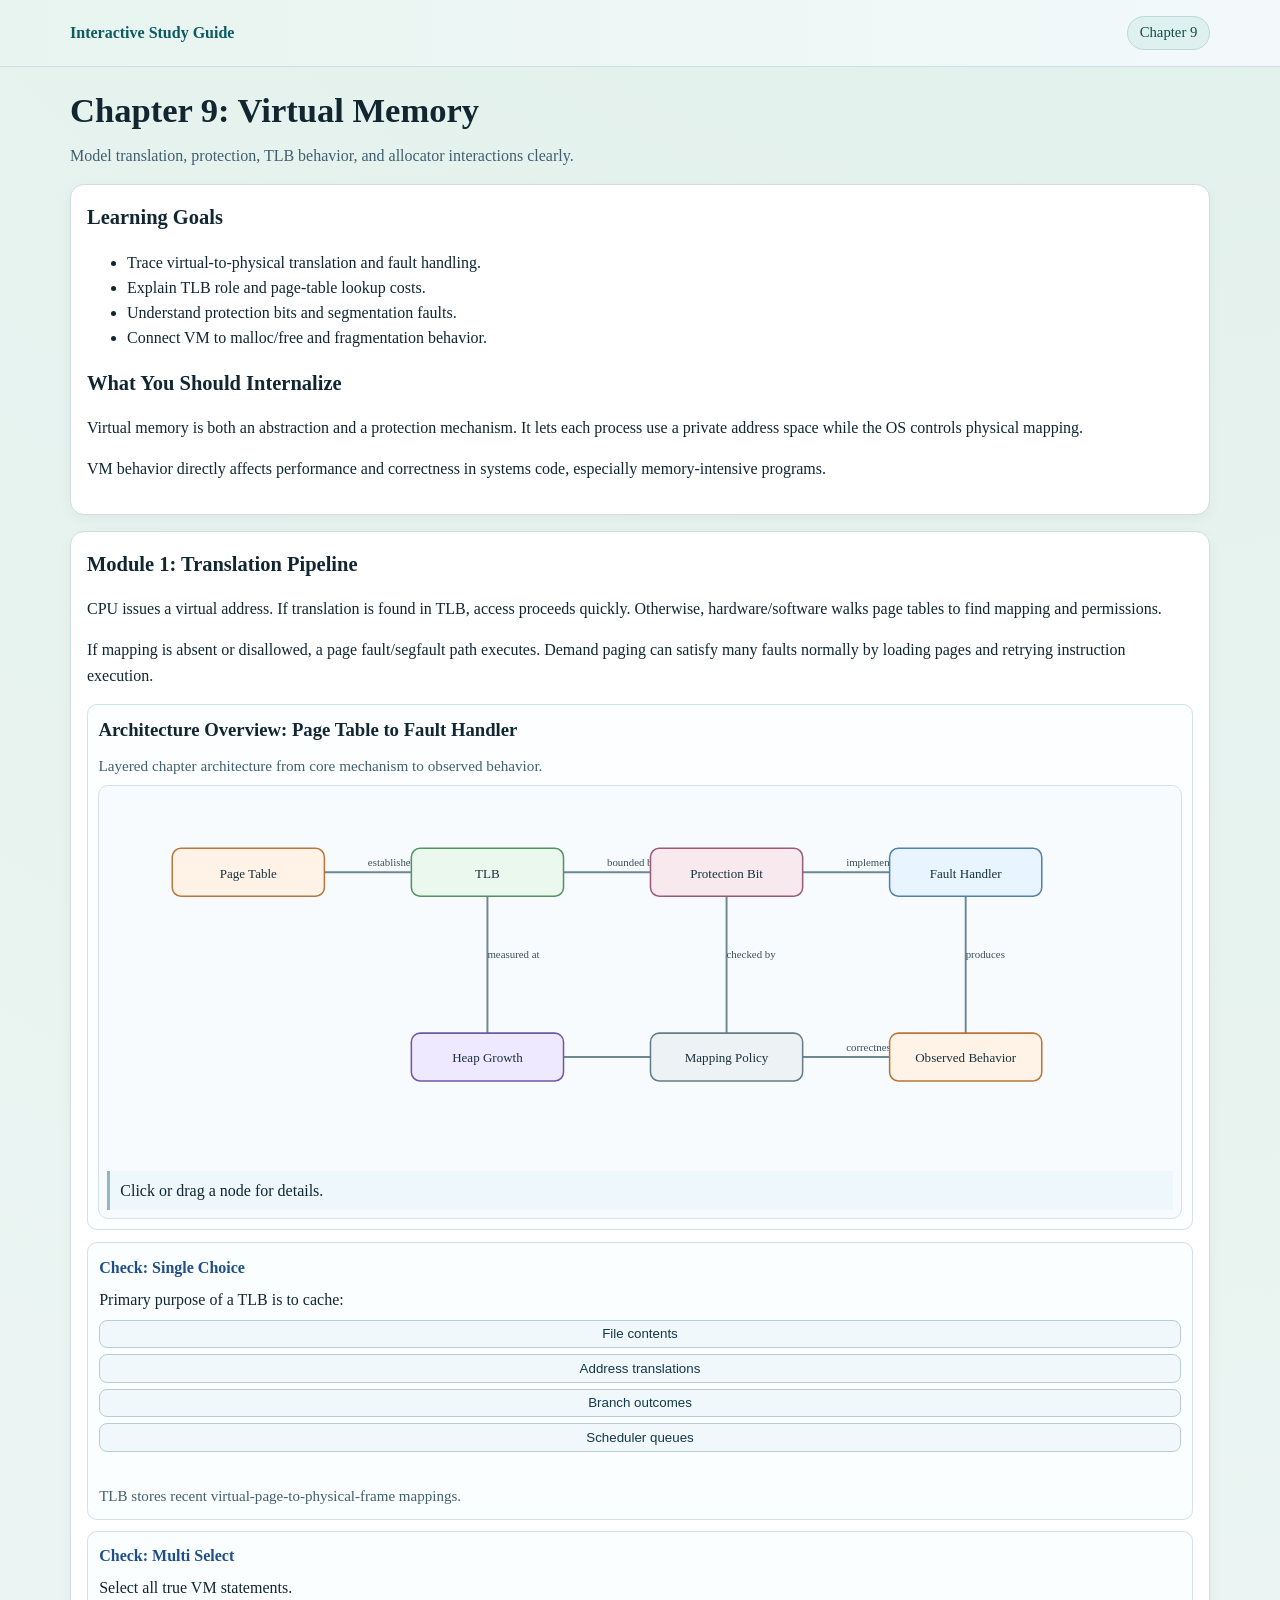
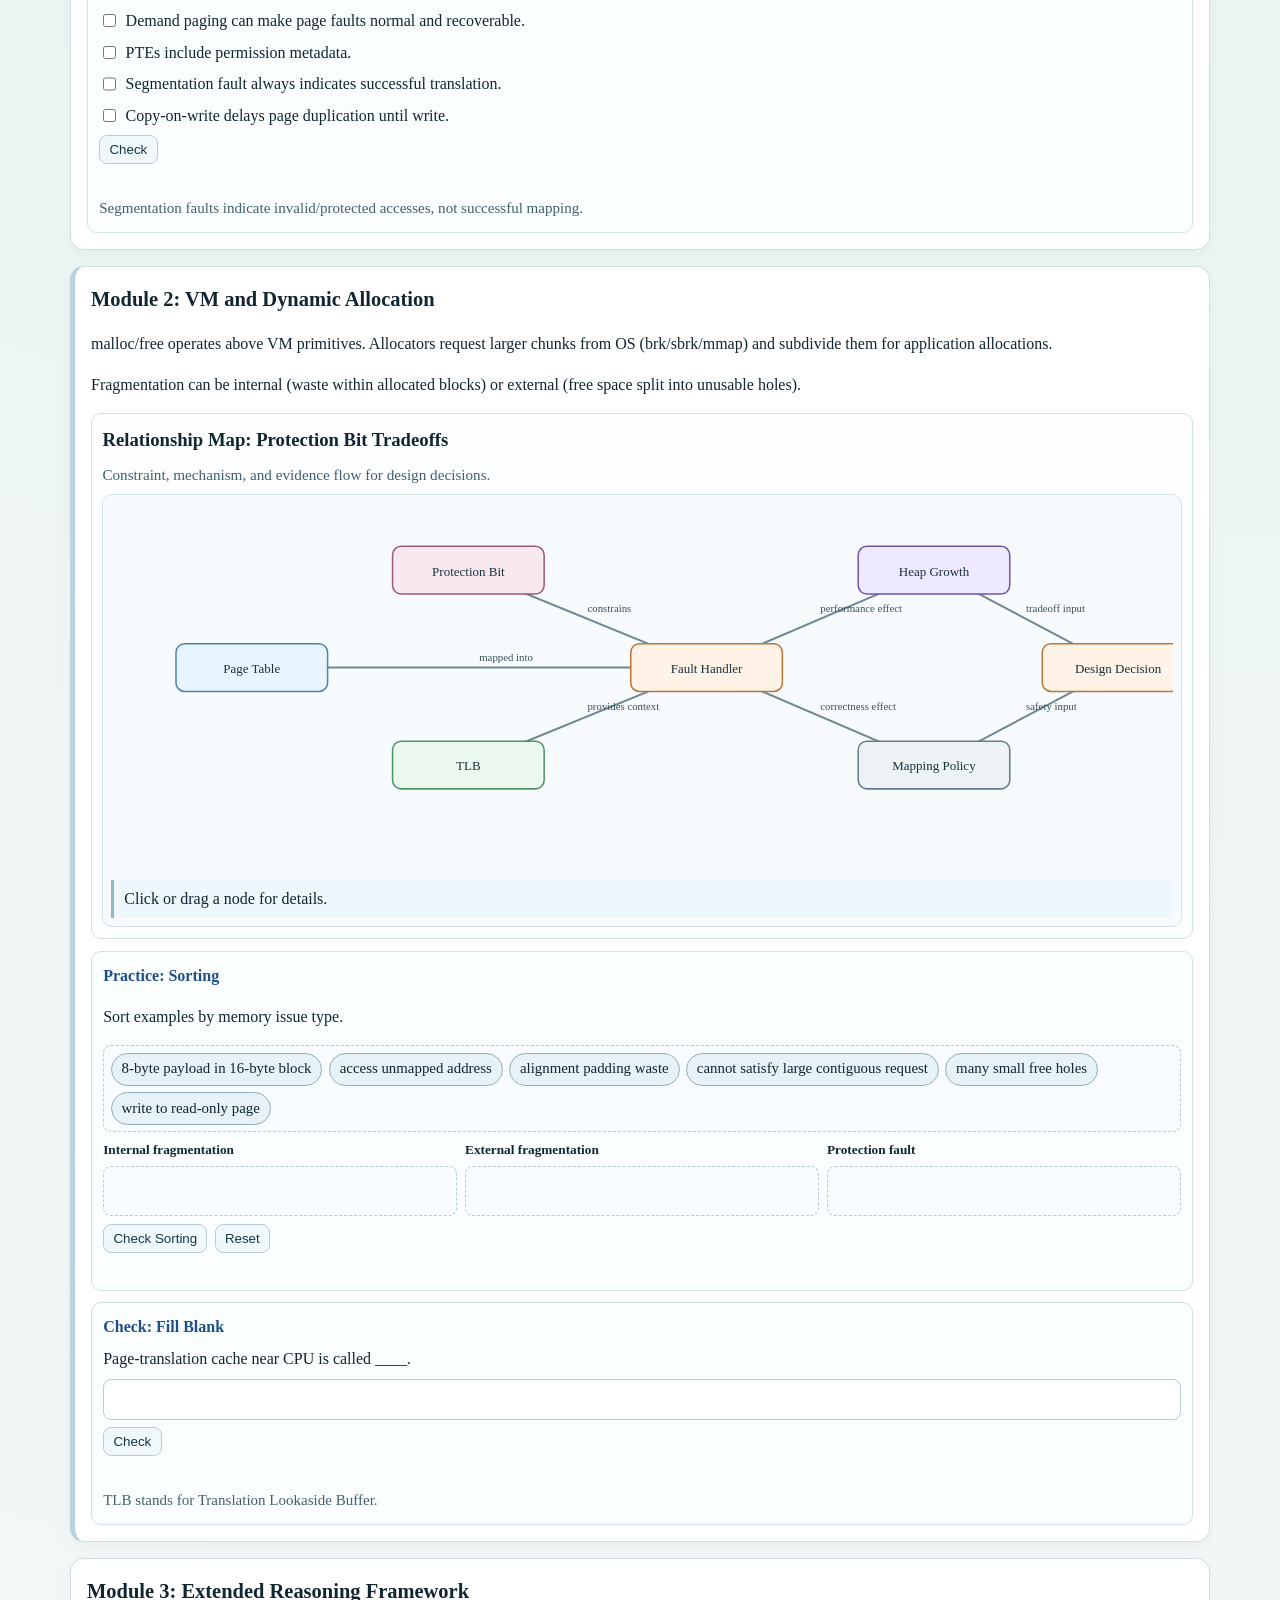
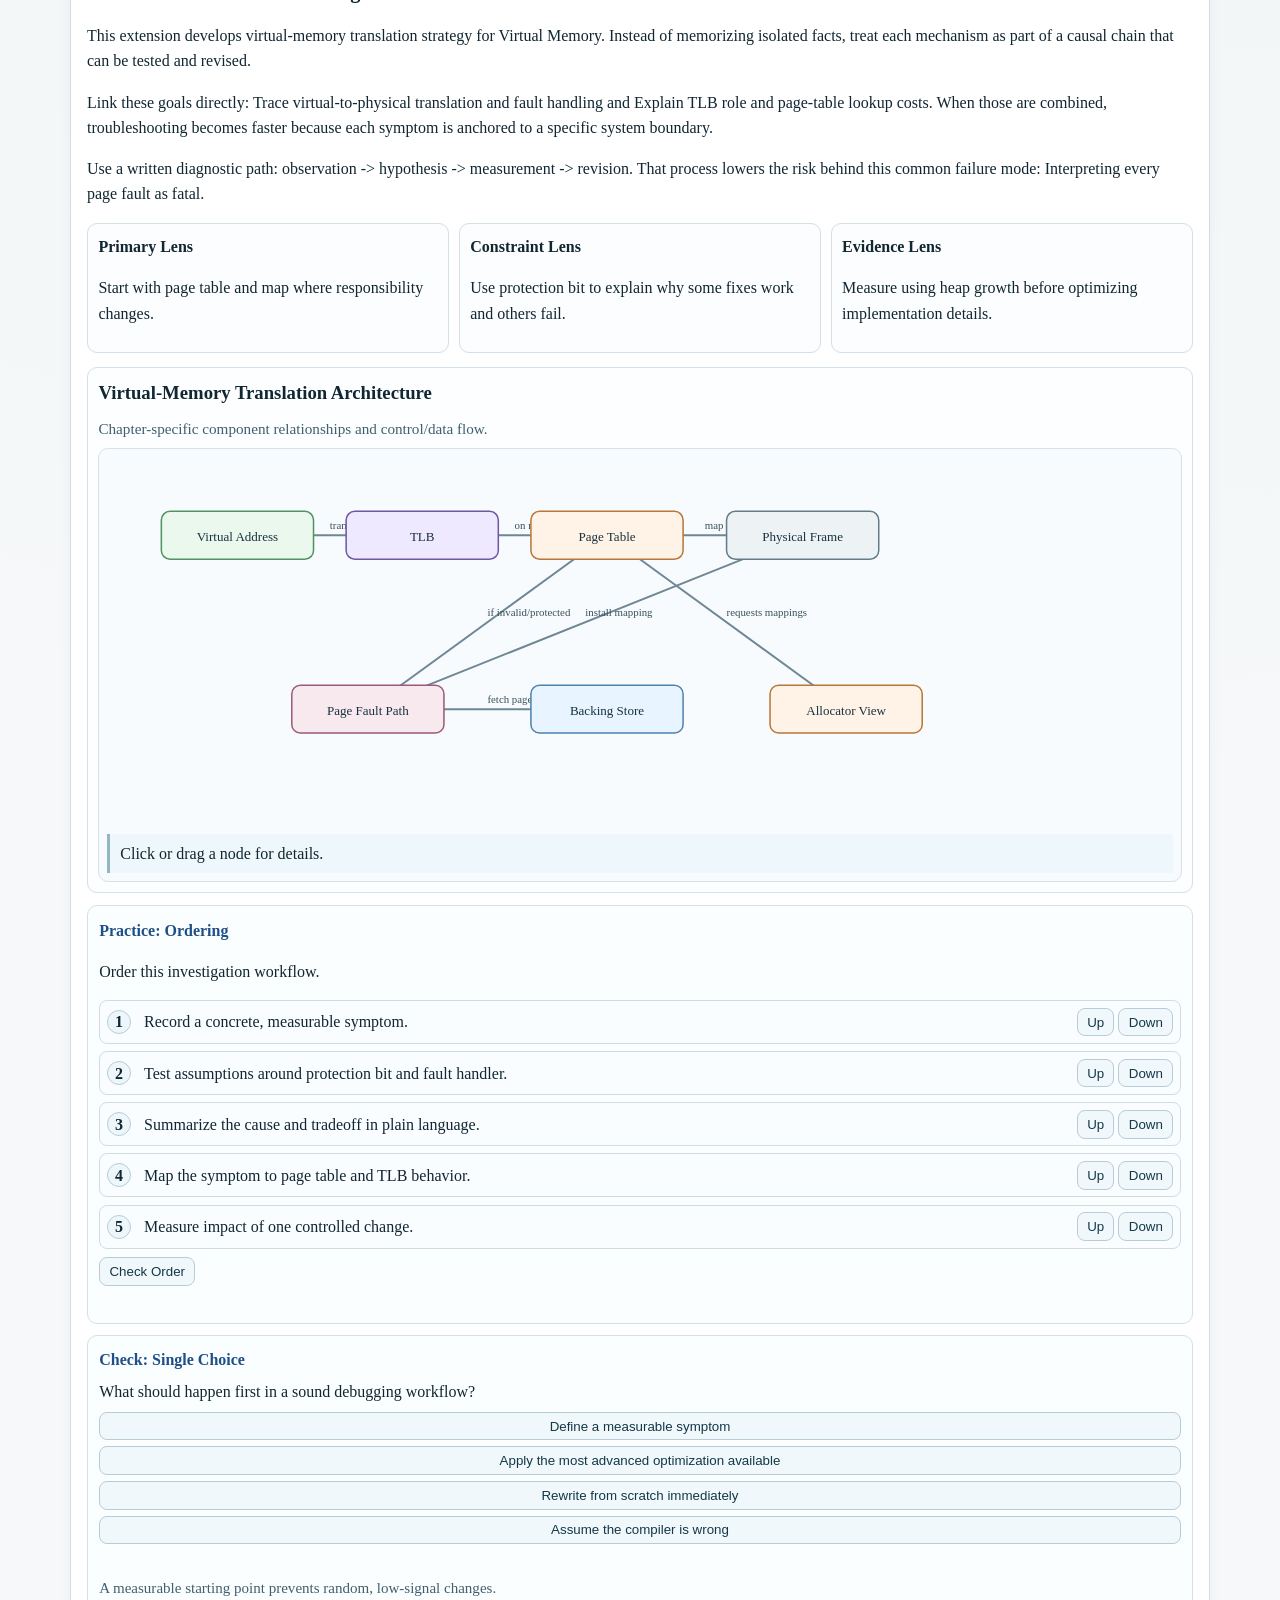
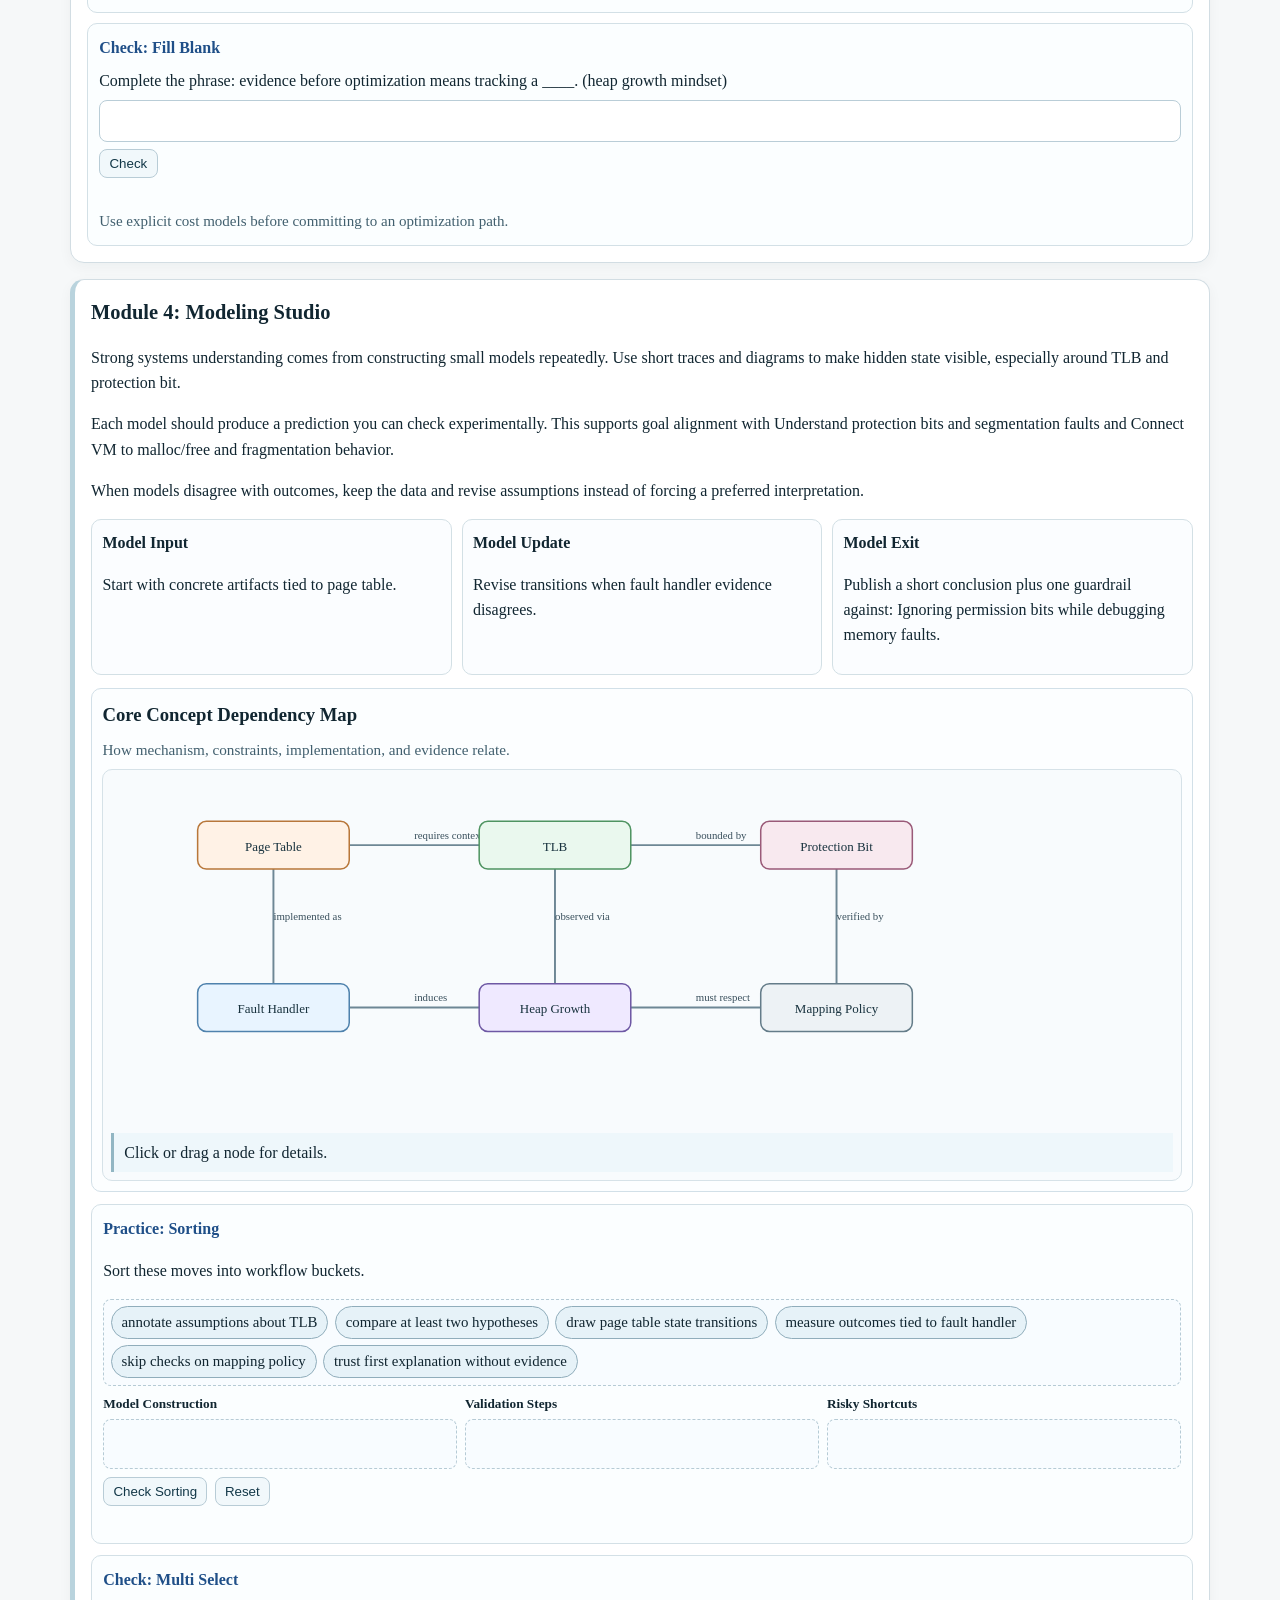
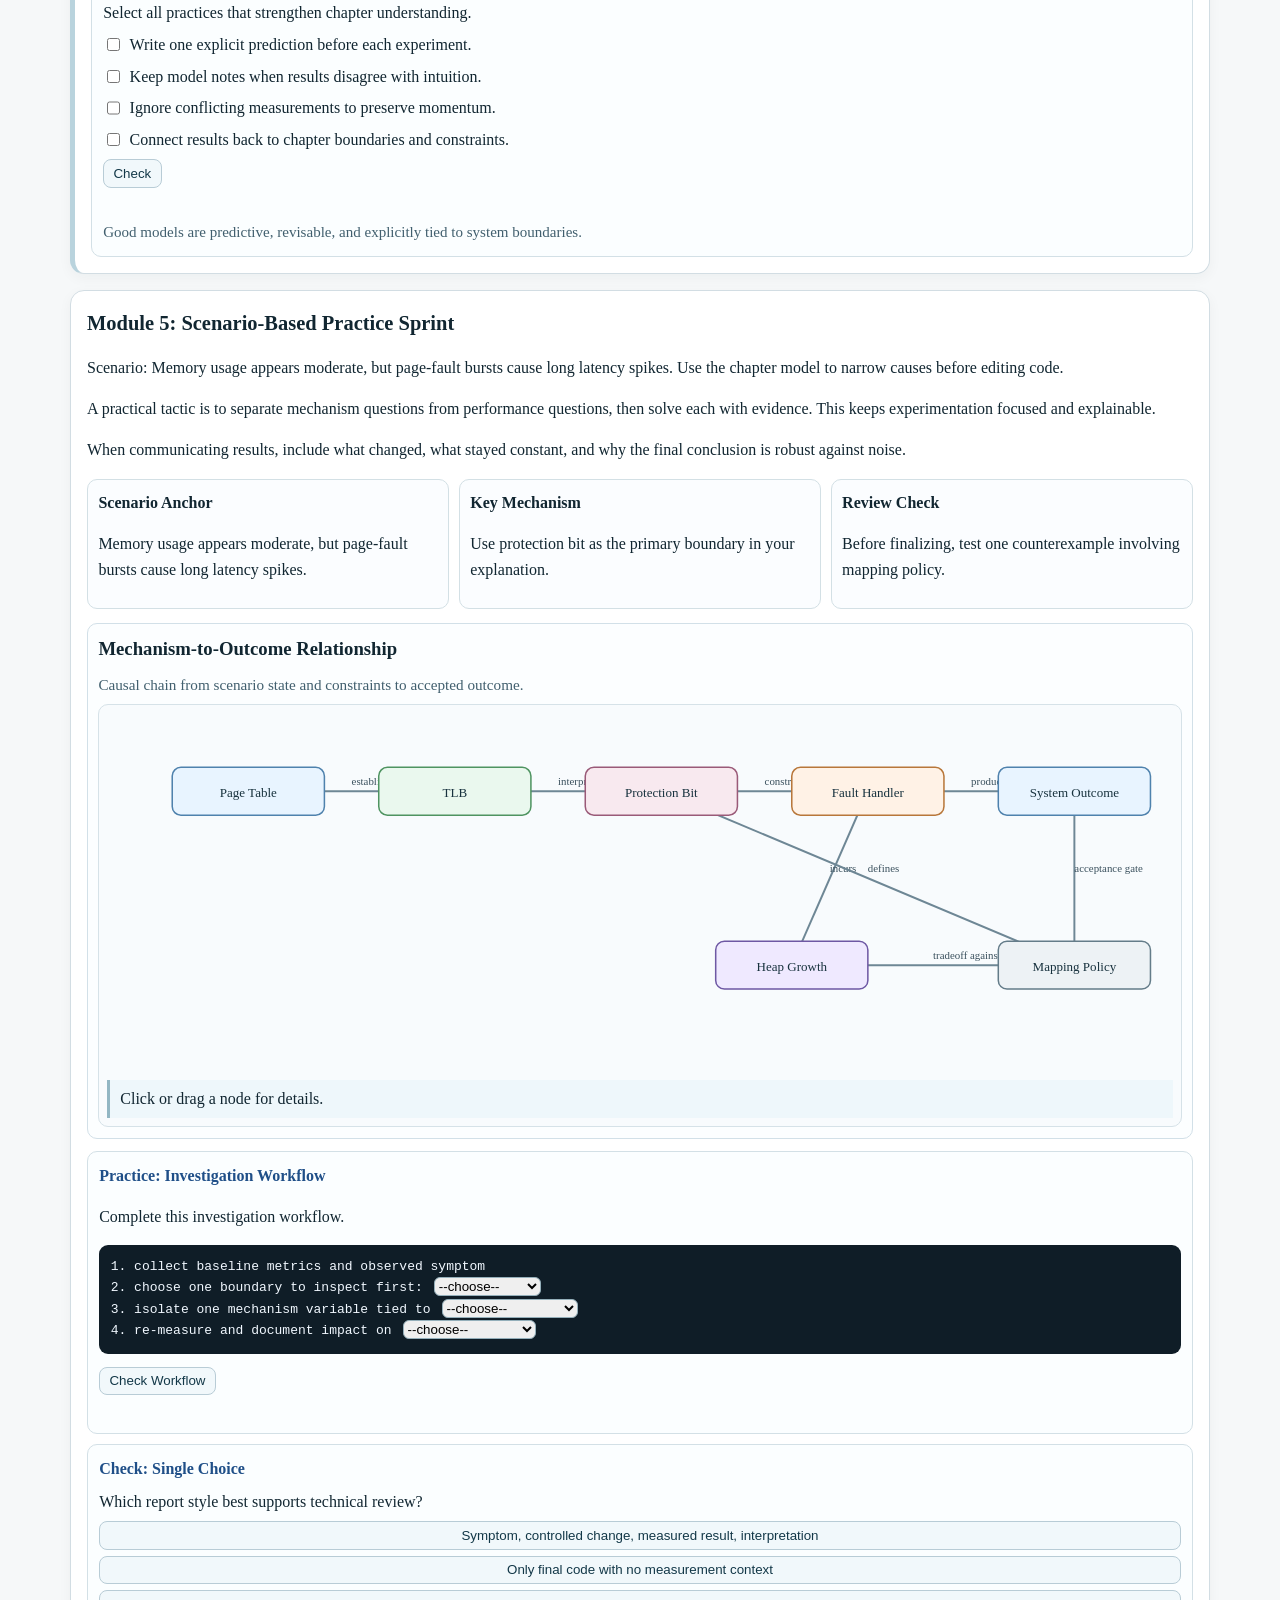
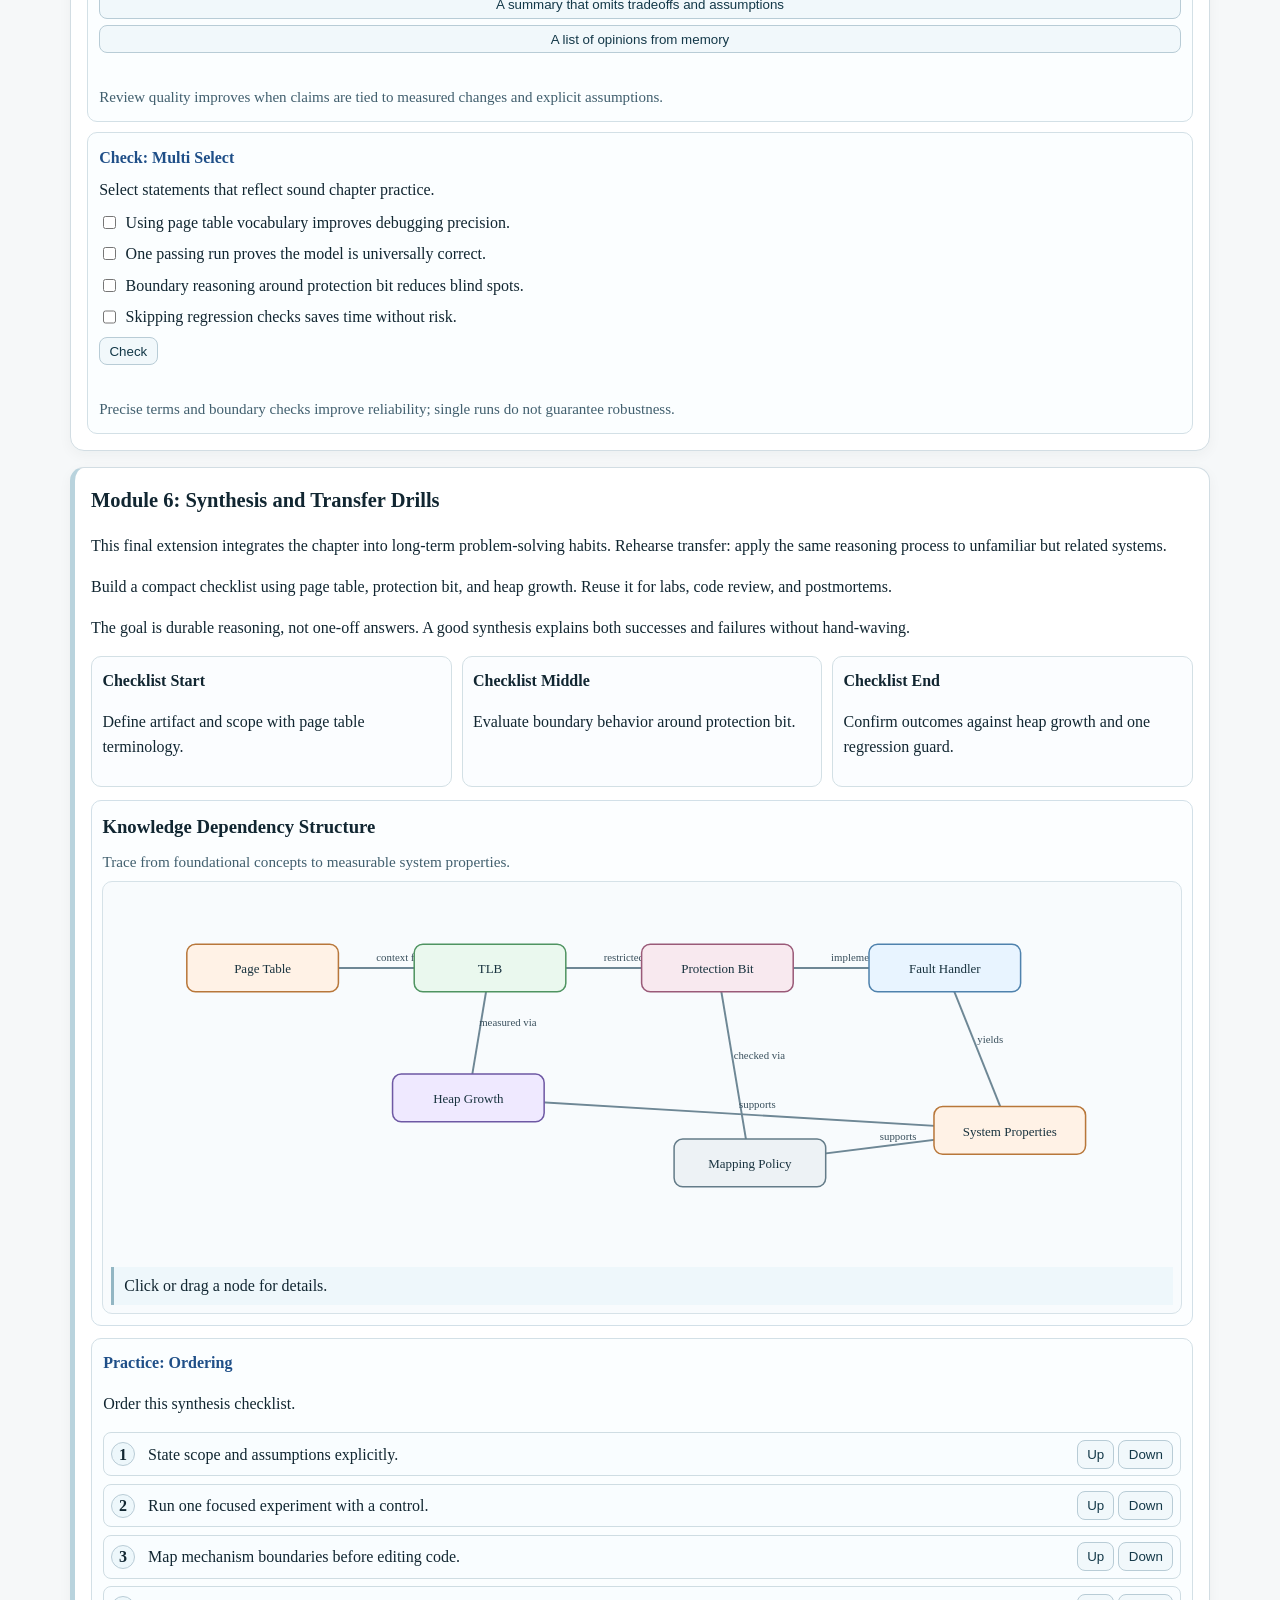
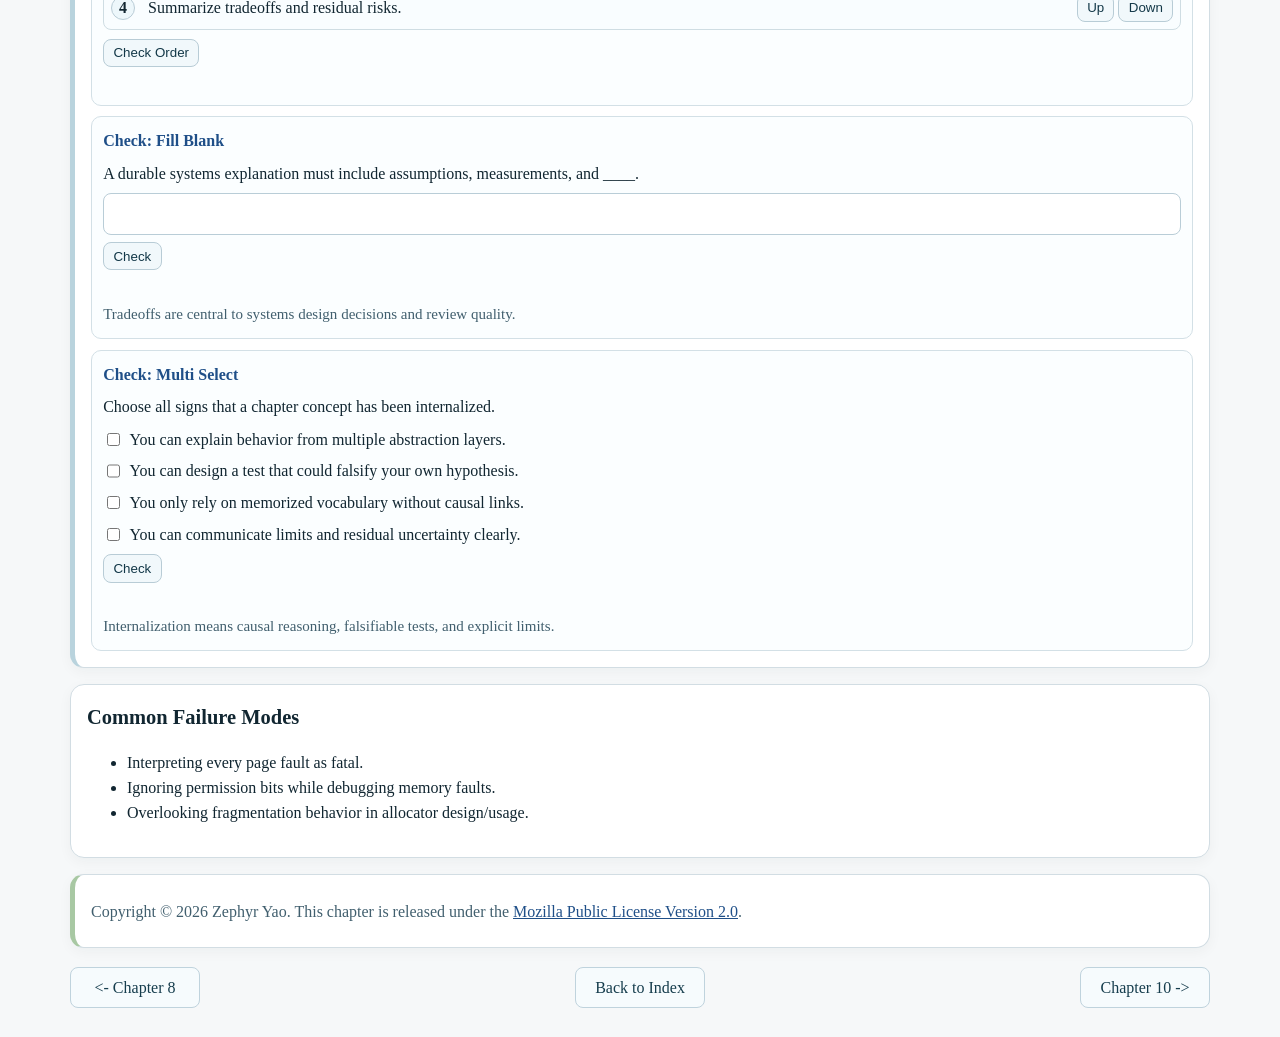
<file: chapter-09.html>
<!doctype html>
<html lang="en">
<head>
  <meta charset="utf-8" />
  <meta name="viewport" content="width=device-width, initial-scale=1" />
  <title>Interactive Systems Study Guide - Chapter 9</title>
  <link rel="stylesheet" href="styles.css" />
</head>
<body>
<header class="site-header">
  <div class="wrap">
    <a class="home-link" href="index.html">Interactive Study Guide</a>
    <span class="chapter-pill">Chapter 9</span>
  </div>
</header>

<main class="wrap chapter-page" data-chapter="9">
  <section class="hero">
    <h1>Chapter 9: Virtual Memory</h1>
    <p class="hero-sub">Model translation, protection, TLB behavior, and allocator interactions clearly.</p>
  </section>

  <section class="intro-block">
    <h2>Learning Goals</h2>
    <ul><li>Trace virtual-to-physical translation and fault handling.</li><li>Explain TLB role and page-table lookup costs.</li><li>Understand protection bits and segmentation faults.</li><li>Connect VM to malloc/free and fragmentation behavior.</li></ul>
    <h2>What You Should Internalize</h2>
    <p>Virtual memory is both an abstraction and a protection mechanism. It lets each process use a private address space while the OS controls physical mapping.</p><p>VM behavior directly affects performance and correctness in systems code, especially memory-intensive programs.</p>
  </section>

  <section class="module-block"><h2>Module 1: Translation Pipeline</h2><p>CPU issues a virtual address. If translation is found in TLB, access proceeds quickly. Otherwise, hardware/software walks page tables to find mapping and permissions.</p><p>If mapping is absent or disallowed, a page fault/segfault path executes. Demand paging can satisfy many faults normally by loading pages and retrying instruction execution.</p><section class="diagram-block"><h3>Architecture Overview: Page Table to Fault Handler</h3><p class="diagram-caption">Layered chapter architecture from core mechanism to observed behavior.</p><div class="diagram-wrap"><svg viewBox="0 0 980 340" role="img" aria-label="Architecture Overview: Page Table to Fault Handler"><defs><marker id="arrow-9-1-1" viewBox="0 0 10 10" refX="9" refY="5" markerWidth="6" markerHeight="6" orient="auto-start-reverse"><path d="M 0 0 L 10 5 L 0 10 z"></path></marker></defs><line x1="130" y1="72" x2="350" y2="72" class="diag-edge" data-src="core" data-dst="state" marker-end="url(#arrow-9-1-1)"></line><text x="240" y="66" class="diag-edge-label" data-src="core" data-dst="state">establishes</text><line x1="350" y1="72" x2="570" y2="72" class="diag-edge" data-src="state" data-dst="bound" marker-end="url(#arrow-9-1-1)"></line><text x="460" y="66" class="diag-edge-label" data-src="state" data-dst="bound">bounded by</text><line x1="570" y1="72" x2="790" y2="72" class="diag-edge" data-src="bound" data-dst="impl" marker-end="url(#arrow-9-1-1)"></line><text x="680" y="66" class="diag-edge-label" data-src="bound" data-dst="impl">implemented via</text><line x1="350" y1="72" x2="350" y2="242" class="diag-edge" data-src="state" data-dst="perf" marker-end="url(#arrow-9-1-1)"></line><text x="350" y="151" class="diag-edge-label" data-src="state" data-dst="perf">measured at</text><line x1="570" y1="72" x2="570" y2="242" class="diag-edge" data-src="bound" data-dst="corr" marker-end="url(#arrow-9-1-1)"></line><text x="570" y="151" class="diag-edge-label" data-src="bound" data-dst="corr">checked by</text><line x1="790" y1="72" x2="790" y2="242" class="diag-edge" data-src="impl" data-dst="out" marker-end="url(#arrow-9-1-1)"></line><text x="790" y="151" class="diag-edge-label" data-src="impl" data-dst="out">produces</text><line x1="350" y1="242" x2="790" y2="242" class="diag-edge" data-src="perf" data-dst="out" marker-end="url(#arrow-9-1-1)"></line><text x="570" y="236" class="diag-edge-label" data-src="perf" data-dst="out">cost signal</text><line x1="570" y1="242" x2="790" y2="242" class="diag-edge" data-src="corr" data-dst="out" marker-end="url(#arrow-9-1-1)"></line><text x="680" y="236" class="diag-edge-label" data-src="corr" data-dst="out">correctness signal</text><g class="diag-node kind-kernel" tabindex="0" data-node-id="core" data-x="60" data-y="50" data-detail="Core mechanism: page table." transform="translate(60 50)"><rect x="0" y="0" width="140" height="44" rx="8"></rect><text x="70" y="27" text-anchor="middle">Page Table</text></g><g class="diag-node kind-user" tabindex="0" data-node-id="state" data-x="280" data-y="50" data-detail="State/control context: TLB." transform="translate(280 50)"><rect x="0" y="0" width="140" height="44" rx="8"></rect><text x="70" y="27" text-anchor="middle">TLB</text></g><g class="diag-node kind-boundary" tabindex="0" data-node-id="bound" data-x="500" data-y="50" data-detail="Boundary/constraint concept: protection bit." transform="translate(500 50)"><rect x="0" y="0" width="140" height="44" rx="8"></rect><text x="70" y="27" text-anchor="middle">Protection Bit</text></g><g class="diag-node kind-tool" tabindex="0" data-node-id="impl" data-x="720" data-y="50" data-detail="Implementation mechanism: fault handler." transform="translate(720 50)"><rect x="0" y="0" width="140" height="44" rx="8"></rect><text x="70" y="27" text-anchor="middle">Fault Handler</text></g><g class="diag-node kind-hardware" tabindex="0" data-node-id="perf" data-x="280" data-y="220" data-detail="Performance/cost signal: heap growth." transform="translate(280 220)"><rect x="0" y="0" width="140" height="44" rx="8"></rect><text x="70" y="27" text-anchor="middle">Heap Growth</text></g><g class="diag-node kind-neutral" tabindex="0" data-node-id="corr" data-x="500" data-y="220" data-detail="Correctness/invariant signal: mapping policy." transform="translate(500 220)"><rect x="0" y="0" width="140" height="44" rx="8"></rect><text x="70" y="27" text-anchor="middle">Mapping Policy</text></g><g class="diag-node kind-kernel" tabindex="0" data-node-id="out" data-x="720" data-y="220" data-detail="Externally visible chapter outcome." transform="translate(720 220)"><rect x="0" y="0" width="140" height="44" rx="8"></rect><text x="70" y="27" text-anchor="middle">Observed Behavior</text></g></svg><p class="diagram-output">Click or drag a node for details.</p></div></section><div class="activity-grid"><article class="activity single-check"><h4>Check: Single Choice</h4><p class="question">Primary purpose of a TLB is to cache:</p><div class="choices"><button type="button" class="choice" data-correct="false">File contents</button><button type="button" class="choice" data-correct="true">Address translations</button><button type="button" class="choice" data-correct="false">Branch outcomes</button><button type="button" class="choice" data-correct="false">Scheduler queues</button></div><p class="feedback" aria-live="polite"></p><p class="explain">TLB stores recent virtual-page-to-physical-frame mappings.</p></article><article class="activity multi-check"><h4>Check: Multi Select</h4><p class="question">Select all true VM statements.</p><div class="multi-list"><label class="multi-option"><input type="checkbox" data-correct="true" /> <span>Demand paging can make page faults normal and recoverable.</span></label><label class="multi-option"><input type="checkbox" data-correct="true" /> <span>PTEs include permission metadata.</span></label><label class="multi-option"><input type="checkbox" data-correct="false" /> <span>Segmentation fault always indicates successful translation.</span></label><label class="multi-option"><input type="checkbox" data-correct="true" /> <span>Copy-on-write delays page duplication until write.</span></label></div><button type="button" class="check-multi">Check</button><p class="feedback" aria-live="polite"></p><p class="explain">Segmentation faults indicate invalid/protected accesses, not successful mapping.</p></article></div></section><section class="module-block alt"><h2>Module 2: VM and Dynamic Allocation</h2><p>malloc/free operates above VM primitives. Allocators request larger chunks from OS (brk/sbrk/mmap) and subdivide them for application allocations.</p><p>Fragmentation can be internal (waste within allocated blocks) or external (free space split into unusable holes).</p><section class="diagram-block"><h3>Relationship Map: Protection Bit Tradeoffs</h3><p class="diagram-caption">Constraint, mechanism, and evidence flow for design decisions.</p><div class="diagram-wrap"><svg viewBox="0 0 980 340" role="img" aria-label="Relationship Map: Protection Bit Tradeoffs"><defs><marker id="arrow-9-2-1" viewBox="0 0 10 10" refX="9" refY="5" markerWidth="6" markerHeight="6" orient="auto-start-reverse"><path d="M 0 0 L 10 5 L 0 10 z"></path></marker></defs><line x1="130" y1="152" x2="550" y2="152" class="diag-edge" data-src="src" data-dst="mech" marker-end="url(#arrow-9-2-1)"></line><text x="340" y="146" class="diag-edge-label" data-src="src" data-dst="mech">mapped into</text><line x1="330" y1="62" x2="550" y2="152" class="diag-edge" data-src="rule" data-dst="mech" marker-end="url(#arrow-9-2-1)"></line><text x="440" y="101" class="diag-edge-label" data-src="rule" data-dst="mech">constrains</text><line x1="330" y1="242" x2="550" y2="152" class="diag-edge" data-src="ctx" data-dst="mech" marker-end="url(#arrow-9-2-1)"></line><text x="440" y="191" class="diag-edge-label" data-src="ctx" data-dst="mech">provides context</text><line x1="550" y1="152" x2="760" y2="62" class="diag-edge" data-src="mech" data-dst="perf" marker-end="url(#arrow-9-2-1)"></line><text x="655" y="101" class="diag-edge-label" data-src="mech" data-dst="perf">performance effect</text><line x1="550" y1="152" x2="760" y2="242" class="diag-edge" data-src="mech" data-dst="corr" marker-end="url(#arrow-9-2-1)"></line><text x="655" y="191" class="diag-edge-label" data-src="mech" data-dst="corr">correctness effect</text><line x1="760" y1="62" x2="930" y2="152" class="diag-edge" data-src="perf" data-dst="dec" marker-end="url(#arrow-9-2-1)"></line><text x="845" y="101" class="diag-edge-label" data-src="perf" data-dst="dec">tradeoff input</text><line x1="760" y1="242" x2="930" y2="152" class="diag-edge" data-src="corr" data-dst="dec" marker-end="url(#arrow-9-2-1)"></line><text x="845" y="191" class="diag-edge-label" data-src="corr" data-dst="dec">safety input</text><g class="diag-node kind-tool" tabindex="0" data-node-id="src" data-x="60" data-y="130" data-detail="Input artifact or focal mechanism: page table." transform="translate(60 130)"><rect x="0" y="0" width="140" height="44" rx="8"></rect><text x="70" y="27" text-anchor="middle">Page Table</text></g><g class="diag-node kind-boundary" tabindex="0" data-node-id="rule" data-x="260" data-y="40" data-detail="Constraint layer: protection bit." transform="translate(260 40)"><rect x="0" y="0" width="140" height="44" rx="8"></rect><text x="70" y="27" text-anchor="middle">Protection Bit</text></g><g class="diag-node kind-user" tabindex="0" data-node-id="ctx" data-x="260" data-y="220" data-detail="Context/state layer: TLB." transform="translate(260 220)"><rect x="0" y="0" width="140" height="44" rx="8"></rect><text x="70" y="27" text-anchor="middle">TLB</text></g><g class="diag-node kind-kernel" tabindex="0" data-node-id="mech" data-x="480" data-y="130" data-detail="Operational mechanism: fault handler." transform="translate(480 130)"><rect x="0" y="0" width="140" height="44" rx="8"></rect><text x="70" y="27" text-anchor="middle">Fault Handler</text></g><g class="diag-node kind-hardware" tabindex="0" data-node-id="perf" data-x="690" data-y="40" data-detail="Performance evidence: heap growth." transform="translate(690 40)"><rect x="0" y="0" width="140" height="44" rx="8"></rect><text x="70" y="27" text-anchor="middle">Heap Growth</text></g><g class="diag-node kind-neutral" tabindex="0" data-node-id="corr" data-x="690" data-y="220" data-detail="Correctness evidence: mapping policy." transform="translate(690 220)"><rect x="0" y="0" width="140" height="44" rx="8"></rect><text x="70" y="27" text-anchor="middle">Mapping Policy</text></g><g class="diag-node kind-kernel" tabindex="0" data-node-id="dec" data-x="860" data-y="130" data-detail="Balanced conclusion from performance and correctness signals." transform="translate(860 130)"><rect x="0" y="0" width="140" height="44" rx="8"></rect><text x="70" y="27" text-anchor="middle">Design Decision</text></g></svg><p class="diagram-output">Click or drag a node for details.</p></div></section><div class="activity-grid"><article class="activity drag-task"><h4>Practice: Sorting</h4><p>Sort examples by memory issue type.</p><div class="drag-pool"><div class="drag-item" draggable="true" data-value="8-byte payload in 16-byte block">8-byte payload in 16-byte block</div><div class="drag-item" draggable="true" data-value="access unmapped address">access unmapped address</div><div class="drag-item" draggable="true" data-value="alignment padding waste">alignment padding waste</div><div class="drag-item" draggable="true" data-value="cannot satisfy large contiguous request">cannot satisfy large contiguous request</div><div class="drag-item" draggable="true" data-value="many small free holes">many small free holes</div><div class="drag-item" draggable="true" data-value="write to read-only page">write to read-only page</div></div><div class="drop-grid"><div class="drop-col"><h5>Internal fragmentation</h5><div class="drop-zone" data-answers="8-byte payload in 16-byte block|alignment padding waste"></div></div><div class="drop-col"><h5>External fragmentation</h5><div class="drop-zone" data-answers="many small free holes|cannot satisfy large contiguous request"></div></div><div class="drop-col"><h5>Protection fault</h5><div class="drop-zone" data-answers="write to read-only page|access unmapped address"></div></div></div><div class="task-actions"><button type="button" class="check-drag">Check Sorting</button><button type="button" class="reset-drag">Reset</button></div><p class="feedback" aria-live="polite"></p></article><article class="activity blank-check"><h4>Check: Fill Blank</h4><p class="question">Page-translation cache near CPU is called ____.</p><input type="text" class="blank-input" data-answers="tlb" /><button type="button" class="check-blank">Check</button><p class="feedback" aria-live="polite"></p><p class="explain">TLB stands for Translation Lookaside Buffer.</p></article></div></section><section class="module-block"><h2>Module 3: Extended Reasoning Framework</h2><p>This extension develops virtual-memory translation strategy for Virtual Memory. Instead of memorizing isolated facts, treat each mechanism as part of a causal chain that can be tested and revised.</p><p>Link these goals directly: Trace virtual-to-physical translation and fault handling and Explain TLB role and page-table lookup costs. When those are combined, troubleshooting becomes faster because each symptom is anchored to a specific system boundary.</p><p>Use a written diagnostic path: observation -&gt; hypothesis -&gt; measurement -&gt; revision. That process lowers the risk behind this common failure mode: Interpreting every page fault as fatal.</p><div class="knowledge-grid"><article class="knowledge-card"><h4>Primary Lens</h4><p>Start with page table and map where responsibility changes.</p></article><article class="knowledge-card"><h4>Constraint Lens</h4><p>Use protection bit to explain why some fixes work and others fail.</p></article><article class="knowledge-card"><h4>Evidence Lens</h4><p>Measure using heap growth before optimizing implementation details.</p></article></div><section class="diagram-block"><h3>Virtual-Memory Translation Architecture</h3><p class="diagram-caption">Chapter-specific component relationships and control/data flow.</p><div class="diagram-wrap"><svg viewBox="0 0 980 340" role="img" aria-label="Virtual-Memory Translation Architecture"><defs><marker id="arrow-9-3-1" viewBox="0 0 10 10" refX="9" refY="5" markerWidth="6" markerHeight="6" orient="auto-start-reverse"><path d="M 0 0 L 10 5 L 0 10 z"></path></marker></defs><line x1="120" y1="72" x2="290" y2="72" class="diag-edge" data-src="va" data-dst="tlb" marker-end="url(#arrow-9-3-1)"></line><text x="205" y="66" class="diag-edge-label" data-src="va" data-dst="tlb">translate</text><line x1="290" y1="72" x2="460" y2="72" class="diag-edge" data-src="tlb" data-dst="pt" marker-end="url(#arrow-9-3-1)"></line><text x="375" y="66" class="diag-edge-label" data-src="tlb" data-dst="pt">on miss</text><line x1="460" y1="72" x2="640" y2="72" class="diag-edge" data-src="pt" data-dst="pf" marker-end="url(#arrow-9-3-1)"></line><text x="550" y="66" class="diag-edge-label" data-src="pt" data-dst="pf">map to</text><line x1="460" y1="72" x2="240" y2="232" class="diag-edge" data-src="pt" data-dst="fault" marker-end="url(#arrow-9-3-1)"></line><text x="350" y="146" class="diag-edge-label" data-src="pt" data-dst="fault">if invalid/protected</text><line x1="240" y1="232" x2="460" y2="232" class="diag-edge" data-src="fault" data-dst="disk" marker-end="url(#arrow-9-3-1)"></line><text x="350" y="226" class="diag-edge-label" data-src="fault" data-dst="disk">fetch page</text><line x1="240" y1="232" x2="640" y2="72" class="diag-edge" data-src="fault" data-dst="pf" marker-end="url(#arrow-9-3-1)"></line><text x="440" y="146" class="diag-edge-label" data-src="fault" data-dst="pf">install mapping</text><line x1="680" y1="232" x2="460" y2="72" class="diag-edge" data-src="alloc" data-dst="pt" marker-end="url(#arrow-9-3-1)"></line><text x="570" y="146" class="diag-edge-label" data-src="alloc" data-dst="pt">requests mappings</text><g class="diag-node kind-user" tabindex="0" data-node-id="va" data-x="50" data-y="50" data-detail="Address emitted by running code." transform="translate(50 50)"><rect x="0" y="0" width="140" height="44" rx="8"></rect><text x="70" y="27" text-anchor="middle">Virtual Address</text></g><g class="diag-node kind-hardware" tabindex="0" data-node-id="tlb" data-x="220" data-y="50" data-detail="Cached translation + permission check." transform="translate(220 50)"><rect x="0" y="0" width="140" height="44" rx="8"></rect><text x="70" y="27" text-anchor="middle">TLB</text></g><g class="diag-node kind-kernel" tabindex="0" data-node-id="pt" data-x="390" data-y="50" data-detail="Hierarchical mapping metadata." transform="translate(390 50)"><rect x="0" y="0" width="140" height="44" rx="8"></rect><text x="70" y="27" text-anchor="middle">Page Table</text></g><g class="diag-node kind-neutral" tabindex="0" data-node-id="pf" data-x="570" data-y="50" data-detail="Resolved DRAM frame number." transform="translate(570 50)"><rect x="0" y="0" width="140" height="44" rx="8"></rect><text x="70" y="27" text-anchor="middle">Physical Frame</text></g><g class="diag-node kind-boundary" tabindex="0" data-node-id="fault" data-x="170" data-y="210" data-detail="Trap when mapping/protection fails." transform="translate(170 210)"><rect x="0" y="0" width="140" height="44" rx="8"></rect><text x="70" y="27" text-anchor="middle">Page Fault Path</text></g><g class="diag-node kind-tool" tabindex="0" data-node-id="disk" data-x="390" data-y="210" data-detail="File/swap source for missing page." transform="translate(390 210)"><rect x="0" y="0" width="140" height="44" rx="8"></rect><text x="70" y="27" text-anchor="middle">Backing Store</text></g><g class="diag-node kind-kernel" tabindex="0" data-node-id="alloc" data-x="610" data-y="210" data-detail="Heap growth and reuse decisions." transform="translate(610 210)"><rect x="0" y="0" width="140" height="44" rx="8"></rect><text x="70" y="27" text-anchor="middle">Allocator View</text></g></svg><p class="diagram-output">Click or drag a node for details.</p></div></section><div class="activity-grid"><article class="activity sequence-task"><h4>Practice: Ordering</h4><p>Order this investigation workflow.</p><ul class="sequence-list"><li data-correct="1"><span class="order-num"></span><span class="order-text">Record a concrete, measurable symptom.</span><div class="order-actions"><button type="button" class="move-up">Up</button><button type="button" class="move-down">Down</button></div></li><li data-correct="3"><span class="order-num"></span><span class="order-text">Test assumptions around protection bit and fault handler.</span><div class="order-actions"><button type="button" class="move-up">Up</button><button type="button" class="move-down">Down</button></div></li><li data-correct="5"><span class="order-num"></span><span class="order-text">Summarize the cause and tradeoff in plain language.</span><div class="order-actions"><button type="button" class="move-up">Up</button><button type="button" class="move-down">Down</button></div></li><li data-correct="2"><span class="order-num"></span><span class="order-text">Map the symptom to page table and TLB behavior.</span><div class="order-actions"><button type="button" class="move-up">Up</button><button type="button" class="move-down">Down</button></div></li><li data-correct="4"><span class="order-num"></span><span class="order-text">Measure impact of one controlled change.</span><div class="order-actions"><button type="button" class="move-up">Up</button><button type="button" class="move-down">Down</button></div></li></ul><button type="button" class="check-sequence">Check Order</button><p class="feedback" aria-live="polite"></p></article><article class="activity single-check"><h4>Check: Single Choice</h4><p class="question">What should happen first in a sound debugging workflow?</p><div class="choices"><button type="button" class="choice" data-correct="true">Define a measurable symptom</button><button type="button" class="choice" data-correct="false">Apply the most advanced optimization available</button><button type="button" class="choice" data-correct="false">Rewrite from scratch immediately</button><button type="button" class="choice" data-correct="false">Assume the compiler is wrong</button></div><p class="feedback" aria-live="polite"></p><p class="explain">A measurable starting point prevents random, low-signal changes.</p></article><article class="activity blank-check"><h4>Check: Fill Blank</h4><p class="question">Complete the phrase: evidence before optimization means tracking a ____. (heap growth mindset)</p><input type="text" class="blank-input" data-answers="heap|heap growth" /><button type="button" class="check-blank">Check</button><p class="feedback" aria-live="polite"></p><p class="explain">Use explicit cost models before committing to an optimization path.</p></article></div></section><section class="module-block alt"><h2>Module 4: Modeling Studio</h2><p>Strong systems understanding comes from constructing small models repeatedly. Use short traces and diagrams to make hidden state visible, especially around TLB and protection bit.</p><p>Each model should produce a prediction you can check experimentally. This supports goal alignment with Understand protection bits and segmentation faults and Connect VM to malloc/free and fragmentation behavior.</p><p>When models disagree with outcomes, keep the data and revise assumptions instead of forcing a preferred interpretation.</p><div class="knowledge-grid"><article class="knowledge-card"><h4>Model Input</h4><p>Start with concrete artifacts tied to page table.</p></article><article class="knowledge-card"><h4>Model Update</h4><p>Revise transitions when fault handler evidence disagrees.</p></article><article class="knowledge-card"><h4>Model Exit</h4><p>Publish a short conclusion plus one guardrail against: Ignoring permission bits while debugging memory faults.</p></article></div><section class="diagram-block"><h3>Core Concept Dependency Map</h3><p class="diagram-caption">How mechanism, constraints, implementation, and evidence relate.</p><div class="diagram-wrap"><svg viewBox="0 0 980 320" role="img" aria-label="Core Concept Dependency Map"><defs><marker id="arrow-9-4-1" viewBox="0 0 10 10" refX="9" refY="5" markerWidth="6" markerHeight="6" orient="auto-start-reverse"><path d="M 0 0 L 10 5 L 0 10 z"></path></marker></defs><line x1="150" y1="62" x2="410" y2="62" class="diag-edge" data-src="t0" data-dst="t1" marker-end="url(#arrow-9-4-1)"></line><text x="280" y="56" class="diag-edge-label" data-src="t0" data-dst="t1">requires context</text><line x1="410" y1="62" x2="670" y2="62" class="diag-edge" data-src="t1" data-dst="t2" marker-end="url(#arrow-9-4-1)"></line><text x="540" y="56" class="diag-edge-label" data-src="t1" data-dst="t2">bounded by</text><line x1="150" y1="62" x2="150" y2="212" class="diag-edge" data-src="t0" data-dst="t3" marker-end="url(#arrow-9-4-1)"></line><text x="150" y="131" class="diag-edge-label" data-src="t0" data-dst="t3">implemented as</text><line x1="410" y1="62" x2="410" y2="212" class="diag-edge" data-src="t1" data-dst="t4" marker-end="url(#arrow-9-4-1)"></line><text x="410" y="131" class="diag-edge-label" data-src="t1" data-dst="t4">observed via</text><line x1="670" y1="62" x2="670" y2="212" class="diag-edge" data-src="t2" data-dst="t5" marker-end="url(#arrow-9-4-1)"></line><text x="670" y="131" class="diag-edge-label" data-src="t2" data-dst="t5">verified by</text><line x1="150" y1="212" x2="410" y2="212" class="diag-edge" data-src="t3" data-dst="t4" marker-end="url(#arrow-9-4-1)"></line><text x="280" y="206" class="diag-edge-label" data-src="t3" data-dst="t4">induces</text><line x1="410" y1="212" x2="670" y2="212" class="diag-edge" data-src="t4" data-dst="t5" marker-end="url(#arrow-9-4-1)"></line><text x="540" y="206" class="diag-edge-label" data-src="t4" data-dst="t5">must respect</text><g class="diag-node kind-kernel" tabindex="0" data-node-id="t0" data-x="80" data-y="40" data-detail="Primary mechanism concept: page table." transform="translate(80 40)"><rect x="0" y="0" width="140" height="44" rx="8"></rect><text x="70" y="27" text-anchor="middle">Page Table</text></g><g class="diag-node kind-user" tabindex="0" data-node-id="t1" data-x="340" data-y="40" data-detail="State/control context: TLB." transform="translate(340 40)"><rect x="0" y="0" width="140" height="44" rx="8"></rect><text x="70" y="27" text-anchor="middle">TLB</text></g><g class="diag-node kind-boundary" tabindex="0" data-node-id="t2" data-x="600" data-y="40" data-detail="Constraint boundary: protection bit." transform="translate(600 40)"><rect x="0" y="0" width="140" height="44" rx="8"></rect><text x="70" y="27" text-anchor="middle">Protection Bit</text></g><g class="diag-node kind-tool" tabindex="0" data-node-id="t3" data-x="80" data-y="190" data-detail="Operational implementation concept: fault handler." transform="translate(80 190)"><rect x="0" y="0" width="140" height="44" rx="8"></rect><text x="70" y="27" text-anchor="middle">Fault Handler</text></g><g class="diag-node kind-hardware" tabindex="0" data-node-id="t4" data-x="340" data-y="190" data-detail="Performance/cost observation concept: heap growth." transform="translate(340 190)"><rect x="0" y="0" width="140" height="44" rx="8"></rect><text x="70" y="27" text-anchor="middle">Heap Growth</text></g><g class="diag-node kind-neutral" tabindex="0" data-node-id="t5" data-x="600" data-y="190" data-detail="Correctness/invariant check concept: mapping policy." transform="translate(600 190)"><rect x="0" y="0" width="140" height="44" rx="8"></rect><text x="70" y="27" text-anchor="middle">Mapping Policy</text></g></svg><p class="diagram-output">Click or drag a node for details.</p></div></section><div class="activity-grid"><article class="activity drag-task"><h4>Practice: Sorting</h4><p>Sort these moves into workflow buckets.</p><div class="drag-pool"><div class="drag-item" draggable="true" data-value="annotate assumptions about TLB">annotate assumptions about TLB</div><div class="drag-item" draggable="true" data-value="compare at least two hypotheses">compare at least two hypotheses</div><div class="drag-item" draggable="true" data-value="draw page table state transitions">draw page table state transitions</div><div class="drag-item" draggable="true" data-value="measure outcomes tied to fault handler">measure outcomes tied to fault handler</div><div class="drag-item" draggable="true" data-value="skip checks on mapping policy">skip checks on mapping policy</div><div class="drag-item" draggable="true" data-value="trust first explanation without evidence">trust first explanation without evidence</div></div><div class="drop-grid"><div class="drop-col"><h5>Model Construction</h5><div class="drop-zone" data-answers="draw page table state transitions|annotate assumptions about TLB"></div></div><div class="drop-col"><h5>Validation Steps</h5><div class="drop-zone" data-answers="measure outcomes tied to fault handler|compare at least two hypotheses"></div></div><div class="drop-col"><h5>Risky Shortcuts</h5><div class="drop-zone" data-answers="skip checks on mapping policy|trust first explanation without evidence"></div></div></div><div class="task-actions"><button type="button" class="check-drag">Check Sorting</button><button type="button" class="reset-drag">Reset</button></div><p class="feedback" aria-live="polite"></p></article><article class="activity multi-check"><h4>Check: Multi Select</h4><p class="question">Select all practices that strengthen chapter understanding.</p><div class="multi-list"><label class="multi-option"><input type="checkbox" data-correct="true" /> <span>Write one explicit prediction before each experiment.</span></label><label class="multi-option"><input type="checkbox" data-correct="true" /> <span>Keep model notes when results disagree with intuition.</span></label><label class="multi-option"><input type="checkbox" data-correct="false" /> <span>Ignore conflicting measurements to preserve momentum.</span></label><label class="multi-option"><input type="checkbox" data-correct="true" /> <span>Connect results back to chapter boundaries and constraints.</span></label></div><button type="button" class="check-multi">Check</button><p class="feedback" aria-live="polite"></p><p class="explain">Good models are predictive, revisable, and explicitly tied to system boundaries.</p></article></div></section><section class="module-block"><h2>Module 5: Scenario-Based Practice Sprint</h2><p>Scenario: Memory usage appears moderate, but page-fault bursts cause long latency spikes. Use the chapter model to narrow causes before editing code.</p><p>A practical tactic is to separate mechanism questions from performance questions, then solve each with evidence. This keeps experimentation focused and explainable.</p><p>When communicating results, include what changed, what stayed constant, and why the final conclusion is robust against noise.</p><div class="knowledge-grid"><article class="knowledge-card"><h4>Scenario Anchor</h4><p>Memory usage appears moderate, but page-fault bursts cause long latency spikes.</p></article><article class="knowledge-card"><h4>Key Mechanism</h4><p>Use protection bit as the primary boundary in your explanation.</p></article><article class="knowledge-card"><h4>Review Check</h4><p>Before finalizing, test one counterexample involving mapping policy.</p></article></div><section class="diagram-block"><h3>Mechanism-to-Outcome Relationship</h3><p class="diagram-caption">Causal chain from scenario state and constraints to accepted outcome.</p><div class="diagram-wrap"><svg viewBox="0 0 980 330" role="img" aria-label="Mechanism-to-Outcome Relationship"><defs><marker id="arrow-9-5-1" viewBox="0 0 10 10" refX="9" refY="5" markerWidth="6" markerHeight="6" orient="auto-start-reverse"><path d="M 0 0 L 10 5 L 0 10 z"></path></marker></defs><line x1="130" y1="72" x2="320" y2="72" class="diag-edge" data-src="src" data-dst="state" marker-end="url(#arrow-9-5-1)"></line><text x="225" y="66" class="diag-edge-label" data-src="src" data-dst="state">establishes state</text><line x1="320" y1="72" x2="510" y2="72" class="diag-edge" data-src="state" data-dst="rule" marker-end="url(#arrow-9-5-1)"></line><text x="415" y="66" class="diag-edge-label" data-src="state" data-dst="rule">interpreted by</text><line x1="510" y1="72" x2="700" y2="72" class="diag-edge" data-src="rule" data-dst="mech" marker-end="url(#arrow-9-5-1)"></line><text x="605" y="66" class="diag-edge-label" data-src="rule" data-dst="mech">constrains</text><line x1="700" y1="72" x2="890" y2="72" class="diag-edge" data-src="mech" data-dst="out" marker-end="url(#arrow-9-5-1)"></line><text x="795" y="66" class="diag-edge-label" data-src="mech" data-dst="out">produces</text><line x1="700" y1="72" x2="630" y2="232" class="diag-edge" data-src="mech" data-dst="cost" marker-end="url(#arrow-9-5-1)"></line><text x="665" y="146" class="diag-edge-label" data-src="mech" data-dst="cost">incurs</text><line x1="510" y1="72" x2="890" y2="232" class="diag-edge" data-src="rule" data-dst="safe" marker-end="url(#arrow-9-5-1)"></line><text x="700" y="146" class="diag-edge-label" data-src="rule" data-dst="safe">defines</text><line x1="630" y1="232" x2="890" y2="232" class="diag-edge" data-src="cost" data-dst="safe" marker-end="url(#arrow-9-5-1)"></line><text x="760" y="226" class="diag-edge-label" data-src="cost" data-dst="safe">tradeoff against</text><line x1="890" y1="232" x2="890" y2="72" class="diag-edge" data-src="safe" data-dst="out" marker-end="url(#arrow-9-5-1)"></line><text x="890" y="146" class="diag-edge-label" data-src="safe" data-dst="out">acceptance gate</text><g class="diag-node kind-tool" tabindex="0" data-node-id="src" data-x="60" data-y="50" data-detail="Observed artifact or input concept: page table." transform="translate(60 50)"><rect x="0" y="0" width="140" height="44" rx="8"></rect><text x="70" y="27" text-anchor="middle">Page Table</text></g><g class="diag-node kind-user" tabindex="0" data-node-id="state" data-x="250" data-y="50" data-detail="Runtime state context: TLB." transform="translate(250 50)"><rect x="0" y="0" width="140" height="44" rx="8"></rect><text x="70" y="27" text-anchor="middle">TLB</text></g><g class="diag-node kind-boundary" tabindex="0" data-node-id="rule" data-x="440" data-y="50" data-detail="Constraint/rule concept: protection bit." transform="translate(440 50)"><rect x="0" y="0" width="140" height="44" rx="8"></rect><text x="70" y="27" text-anchor="middle">Protection Bit</text></g><g class="diag-node kind-kernel" tabindex="0" data-node-id="mech" data-x="630" data-y="50" data-detail="Mechanism implementing behavior: fault handler." transform="translate(630 50)"><rect x="0" y="0" width="140" height="44" rx="8"></rect><text x="70" y="27" text-anchor="middle">Fault Handler</text></g><g class="diag-node kind-tool" tabindex="0" data-node-id="out" data-x="820" data-y="50" data-detail="Observed result after applying mechanism under constraints." transform="translate(820 50)"><rect x="0" y="0" width="140" height="44" rx="8"></rect><text x="70" y="27" text-anchor="middle">System Outcome</text></g><g class="diag-node kind-hardware" tabindex="0" data-node-id="cost" data-x="560" data-y="210" data-detail="Measured cost/performance signal: heap growth." transform="translate(560 210)"><rect x="0" y="0" width="140" height="44" rx="8"></rect><text x="70" y="27" text-anchor="middle">Heap Growth</text></g><g class="diag-node kind-neutral" tabindex="0" data-node-id="safe" data-x="820" data-y="210" data-detail="Correctness acceptance criterion: mapping policy." transform="translate(820 210)"><rect x="0" y="0" width="140" height="44" rx="8"></rect><text x="70" y="27" text-anchor="middle">Mapping Policy</text></g></svg><p class="diagram-output">Click or drag a node for details.</p></div></section><div class="activity-grid"><article class="activity workflow-task"><h4>Practice: Investigation Workflow</h4><p>Complete this investigation workflow.</p><pre><code>1. collect baseline metrics and observed symptom
2. choose one boundary to inspect first: <select class="workflow-select" data-answer="protection bit" aria-label="Workflow blank 1"><option value="">--choose--</option><option value="protection bit">protection bit</option><option value="page table">page table</option><option value="random guess">random guess</option></select>
3. isolate one mechanism variable tied to <select class="workflow-select" data-answer="fault handler" aria-label="Workflow blank 2"><option value="">--choose--</option><option value="fault handler">fault handler</option><option value="heap growth">heap growth</option><option value="undefined behavior">undefined behavior</option></select>
4. re-measure and document impact on <select class="workflow-select" data-answer="heap growth" aria-label="Workflow blank 3"><option value="">--choose--</option><option value="heap growth">heap growth</option><option value="compiler flags only">compiler flags only</option><option value="logging color">logging color</option></select></code></pre><button type="button" class="check-workflow">Check Workflow</button><p class="feedback" aria-live="polite"></p></article><article class="activity single-check"><h4>Check: Single Choice</h4><p class="question">Which report style best supports technical review?</p><div class="choices"><button type="button" class="choice" data-correct="true">Symptom, controlled change, measured result, interpretation</button><button type="button" class="choice" data-correct="false">Only final code with no measurement context</button><button type="button" class="choice" data-correct="false">A summary that omits tradeoffs and assumptions</button><button type="button" class="choice" data-correct="false">A list of opinions from memory</button></div><p class="feedback" aria-live="polite"></p><p class="explain">Review quality improves when claims are tied to measured changes and explicit assumptions.</p></article><article class="activity multi-check"><h4>Check: Multi Select</h4><p class="question">Select statements that reflect sound chapter practice.</p><div class="multi-list"><label class="multi-option"><input type="checkbox" data-correct="true" /> <span>Using page table vocabulary improves debugging precision.</span></label><label class="multi-option"><input type="checkbox" data-correct="false" /> <span>One passing run proves the model is universally correct.</span></label><label class="multi-option"><input type="checkbox" data-correct="true" /> <span>Boundary reasoning around protection bit reduces blind spots.</span></label><label class="multi-option"><input type="checkbox" data-correct="false" /> <span>Skipping regression checks saves time without risk.</span></label></div><button type="button" class="check-multi">Check</button><p class="feedback" aria-live="polite"></p><p class="explain">Precise terms and boundary checks improve reliability; single runs do not guarantee robustness.</p></article></div></section><section class="module-block alt"><h2>Module 6: Synthesis and Transfer Drills</h2><p>This final extension integrates the chapter into long-term problem-solving habits. Rehearse transfer: apply the same reasoning process to unfamiliar but related systems.</p><p>Build a compact checklist using page table, protection bit, and heap growth. Reuse it for labs, code review, and postmortems.</p><p>The goal is durable reasoning, not one-off answers. A good synthesis explains both successes and failures without hand-waving.</p><div class="knowledge-grid"><article class="knowledge-card"><h4>Checklist Start</h4><p>Define artifact and scope with page table terminology.</p></article><article class="knowledge-card"><h4>Checklist Middle</h4><p>Evaluate boundary behavior around protection bit.</p></article><article class="knowledge-card"><h4>Checklist End</h4><p>Confirm outcomes against heap growth and one regression guard.</p></article></div><section class="diagram-block"><h3>Knowledge Dependency Structure</h3><p class="diagram-caption">Trace from foundational concepts to measurable system properties.</p><div class="diagram-wrap"><svg viewBox="0 0 980 340" role="img" aria-label="Knowledge Dependency Structure"><defs><marker id="arrow-9-6-1" viewBox="0 0 10 10" refX="9" refY="5" markerWidth="6" markerHeight="6" orient="auto-start-reverse"><path d="M 0 0 L 10 5 L 0 10 z"></path></marker></defs><line x1="140" y1="72" x2="350" y2="72" class="diag-edge" data-src="base" data-dst="dep1" marker-end="url(#arrow-9-6-1)"></line><text x="245" y="66" class="diag-edge-label" data-src="base" data-dst="dep1">context for</text><line x1="350" y1="72" x2="560" y2="72" class="diag-edge" data-src="dep1" data-dst="dep2" marker-end="url(#arrow-9-6-1)"></line><text x="455" y="66" class="diag-edge-label" data-src="dep1" data-dst="dep2">restricted by</text><line x1="560" y1="72" x2="770" y2="72" class="diag-edge" data-src="dep2" data-dst="op" marker-end="url(#arrow-9-6-1)"></line><text x="665" y="66" class="diag-edge-label" data-src="dep2" data-dst="op">implemented by</text><line x1="350" y1="72" x2="330" y2="192" class="diag-edge" data-src="dep1" data-dst="perf" marker-end="url(#arrow-9-6-1)"></line><text x="340" y="126" class="diag-edge-label" data-src="dep1" data-dst="perf">measured via</text><line x1="560" y1="72" x2="590" y2="252" class="diag-edge" data-src="dep2" data-dst="corr" marker-end="url(#arrow-9-6-1)"></line><text x="575" y="156" class="diag-edge-label" data-src="dep2" data-dst="corr">checked via</text><line x1="770" y1="72" x2="830" y2="222" class="diag-edge" data-src="op" data-dst="sys" marker-end="url(#arrow-9-6-1)"></line><text x="800" y="141" class="diag-edge-label" data-src="op" data-dst="sys">yields</text><line x1="330" y1="192" x2="830" y2="222" class="diag-edge" data-src="perf" data-dst="sys" marker-end="url(#arrow-9-6-1)"></line><text x="580" y="201" class="diag-edge-label" data-src="perf" data-dst="sys">supports</text><line x1="590" y1="252" x2="830" y2="222" class="diag-edge" data-src="corr" data-dst="sys" marker-end="url(#arrow-9-6-1)"></line><text x="710" y="231" class="diag-edge-label" data-src="corr" data-dst="sys">supports</text><g class="diag-node kind-kernel" tabindex="0" data-node-id="base" data-x="70" data-y="50" data-detail="Foundational concept: page table." transform="translate(70 50)"><rect x="0" y="0" width="140" height="44" rx="8"></rect><text x="70" y="27" text-anchor="middle">Page Table</text></g><g class="diag-node kind-user" tabindex="0" data-node-id="dep1" data-x="280" data-y="50" data-detail="State/dependent concept: TLB." transform="translate(280 50)"><rect x="0" y="0" width="140" height="44" rx="8"></rect><text x="70" y="27" text-anchor="middle">TLB</text></g><g class="diag-node kind-boundary" tabindex="0" data-node-id="dep2" data-x="490" data-y="50" data-detail="Constraint concept: protection bit." transform="translate(490 50)"><rect x="0" y="0" width="140" height="44" rx="8"></rect><text x="70" y="27" text-anchor="middle">Protection Bit</text></g><g class="diag-node kind-tool" tabindex="0" data-node-id="op" data-x="700" data-y="50" data-detail="Operational mechanism: fault handler." transform="translate(700 50)"><rect x="0" y="0" width="140" height="44" rx="8"></rect><text x="70" y="27" text-anchor="middle">Fault Handler</text></g><g class="diag-node kind-hardware" tabindex="0" data-node-id="perf" data-x="260" data-y="170" data-detail="Performance evidence concept: heap growth." transform="translate(260 170)"><rect x="0" y="0" width="140" height="44" rx="8"></rect><text x="70" y="27" text-anchor="middle">Heap Growth</text></g><g class="diag-node kind-neutral" tabindex="0" data-node-id="corr" data-x="520" data-y="230" data-detail="Correctness evidence concept: mapping policy." transform="translate(520 230)"><rect x="0" y="0" width="140" height="44" rx="8"></rect><text x="70" y="27" text-anchor="middle">Mapping Policy</text></g><g class="diag-node kind-kernel" tabindex="0" data-node-id="sys" data-x="760" data-y="200" data-detail="Integrated performance + correctness properties." transform="translate(760 200)"><rect x="0" y="0" width="140" height="44" rx="8"></rect><text x="70" y="27" text-anchor="middle">System Properties</text></g></svg><p class="diagram-output">Click or drag a node for details.</p></div></section><div class="activity-grid"><article class="activity sequence-task"><h4>Practice: Ordering</h4><p>Order this synthesis checklist.</p><ul class="sequence-list"><li data-correct="1"><span class="order-num"></span><span class="order-text">State scope and assumptions explicitly.</span><div class="order-actions"><button type="button" class="move-up">Up</button><button type="button" class="move-down">Down</button></div></li><li data-correct="3"><span class="order-num"></span><span class="order-text">Run one focused experiment with a control.</span><div class="order-actions"><button type="button" class="move-up">Up</button><button type="button" class="move-down">Down</button></div></li><li data-correct="2"><span class="order-num"></span><span class="order-text">Map mechanism boundaries before editing code.</span><div class="order-actions"><button type="button" class="move-up">Up</button><button type="button" class="move-down">Down</button></div></li><li data-correct="4"><span class="order-num"></span><span class="order-text">Summarize tradeoffs and residual risks.</span><div class="order-actions"><button type="button" class="move-up">Up</button><button type="button" class="move-down">Down</button></div></li></ul><button type="button" class="check-sequence">Check Order</button><p class="feedback" aria-live="polite"></p></article><article class="activity blank-check"><h4>Check: Fill Blank</h4><p class="question">A durable systems explanation must include assumptions, measurements, and ____.</p><input type="text" class="blank-input" data-answers="tradeoffs|tradeoff" /><button type="button" class="check-blank">Check</button><p class="feedback" aria-live="polite"></p><p class="explain">Tradeoffs are central to systems design decisions and review quality.</p></article><article class="activity multi-check"><h4>Check: Multi Select</h4><p class="question">Choose all signs that a chapter concept has been internalized.</p><div class="multi-list"><label class="multi-option"><input type="checkbox" data-correct="true" /> <span>You can explain behavior from multiple abstraction layers.</span></label><label class="multi-option"><input type="checkbox" data-correct="true" /> <span>You can design a test that could falsify your own hypothesis.</span></label><label class="multi-option"><input type="checkbox" data-correct="false" /> <span>You only rely on memorized vocabulary without causal links.</span></label><label class="multi-option"><input type="checkbox" data-correct="true" /> <span>You can communicate limits and residual uncertainty clearly.</span></label></div><button type="button" class="check-multi">Check</button><p class="feedback" aria-live="polite"></p><p class="explain">Internalization means causal reasoning, falsifiable tests, and explicit limits.</p></article></div></section>

  <section class="pitfall-block">
    <h2>Common Failure Modes</h2>
    <ul><li>Interpreting every page fault as fatal.</li><li>Ignoring permission bits while debugging memory faults.</li><li>Overlooking fragmentation behavior in allocator design/usage.</li></ul>
  </section>

  <section class="chapter-license">
    <p>Copyright &copy; 2026 Zephyr Yao. This chapter is released under the <a href="LICENSE">Mozilla Public License Version 2.0</a>.</p>
  </section>

  <nav class="chapter-nav">
    <a href="chapter-08.html"><- Chapter 8</a>
    <a href="index.html">Back to Index</a>
    <a href="chapter-10.html">Chapter 10 -></a>
  </nav>
</main>

<script src="app.js"></script>
</body>
</html>
</file>
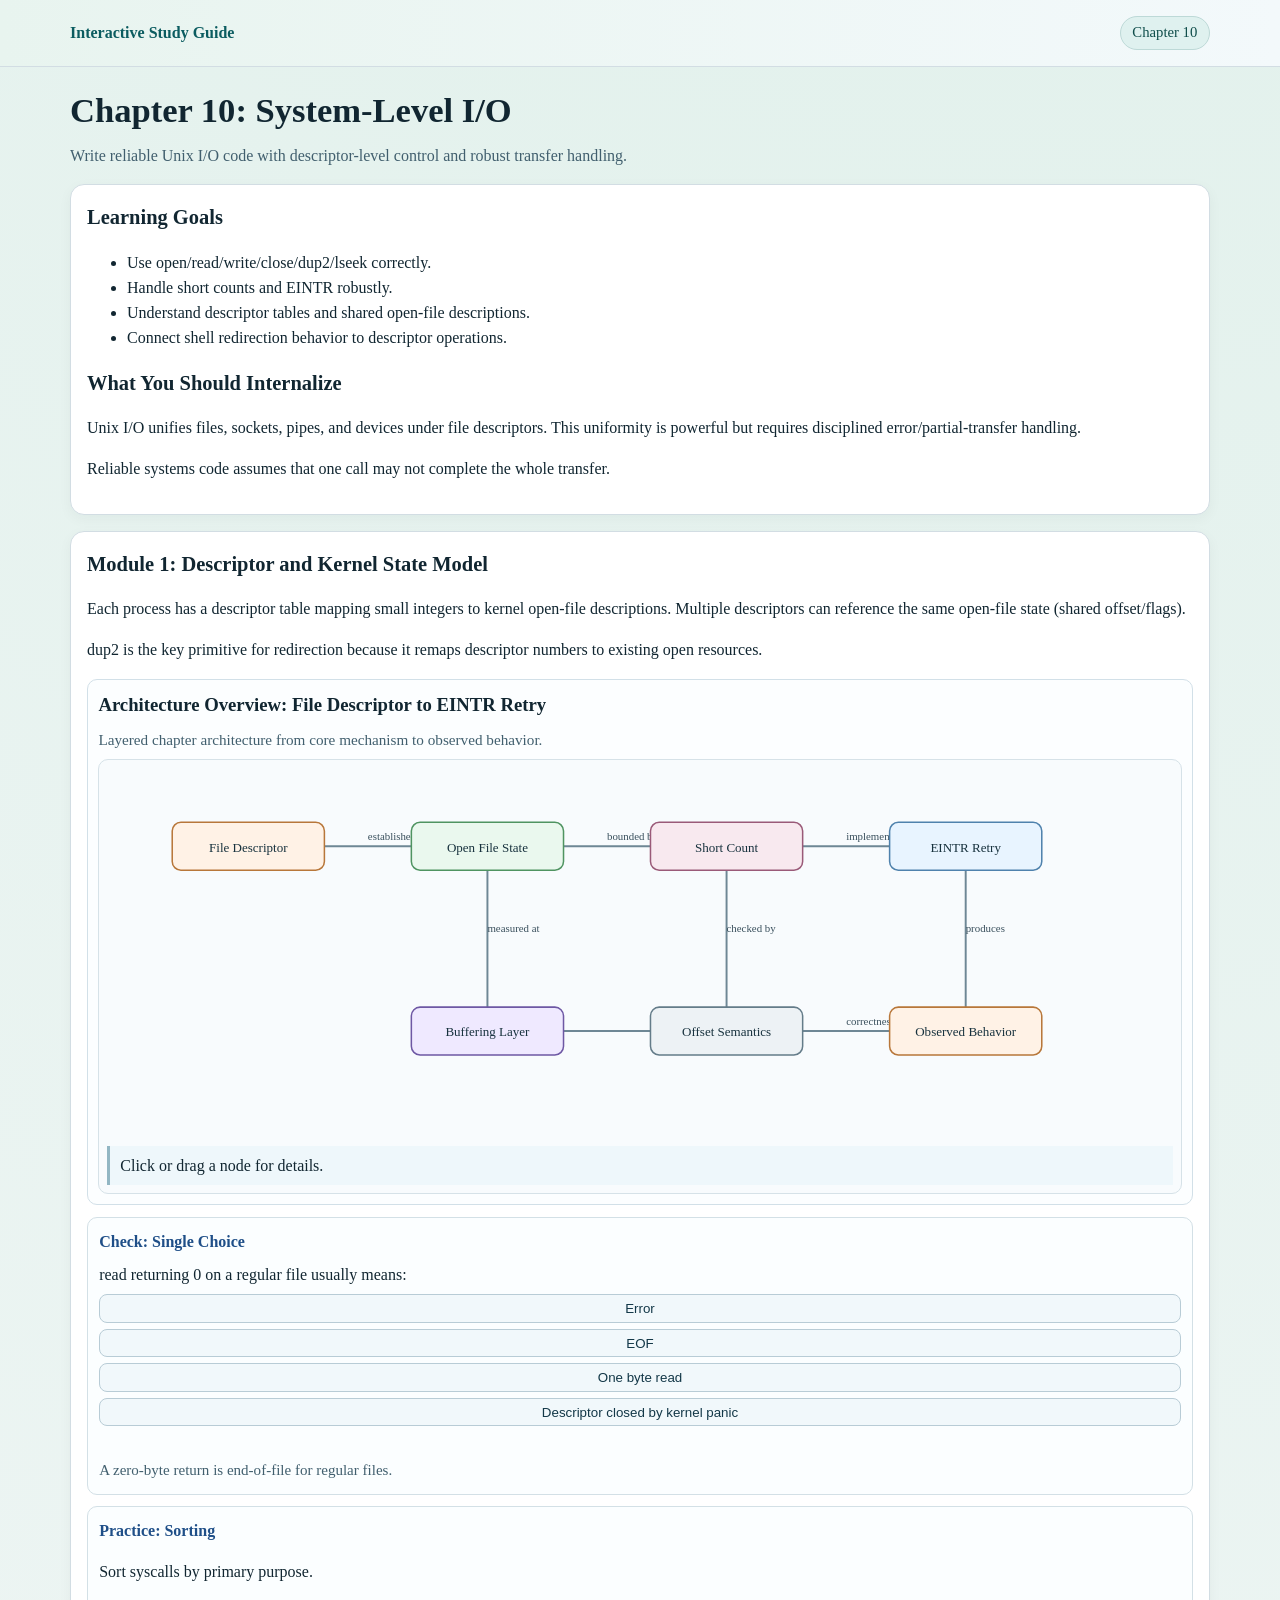
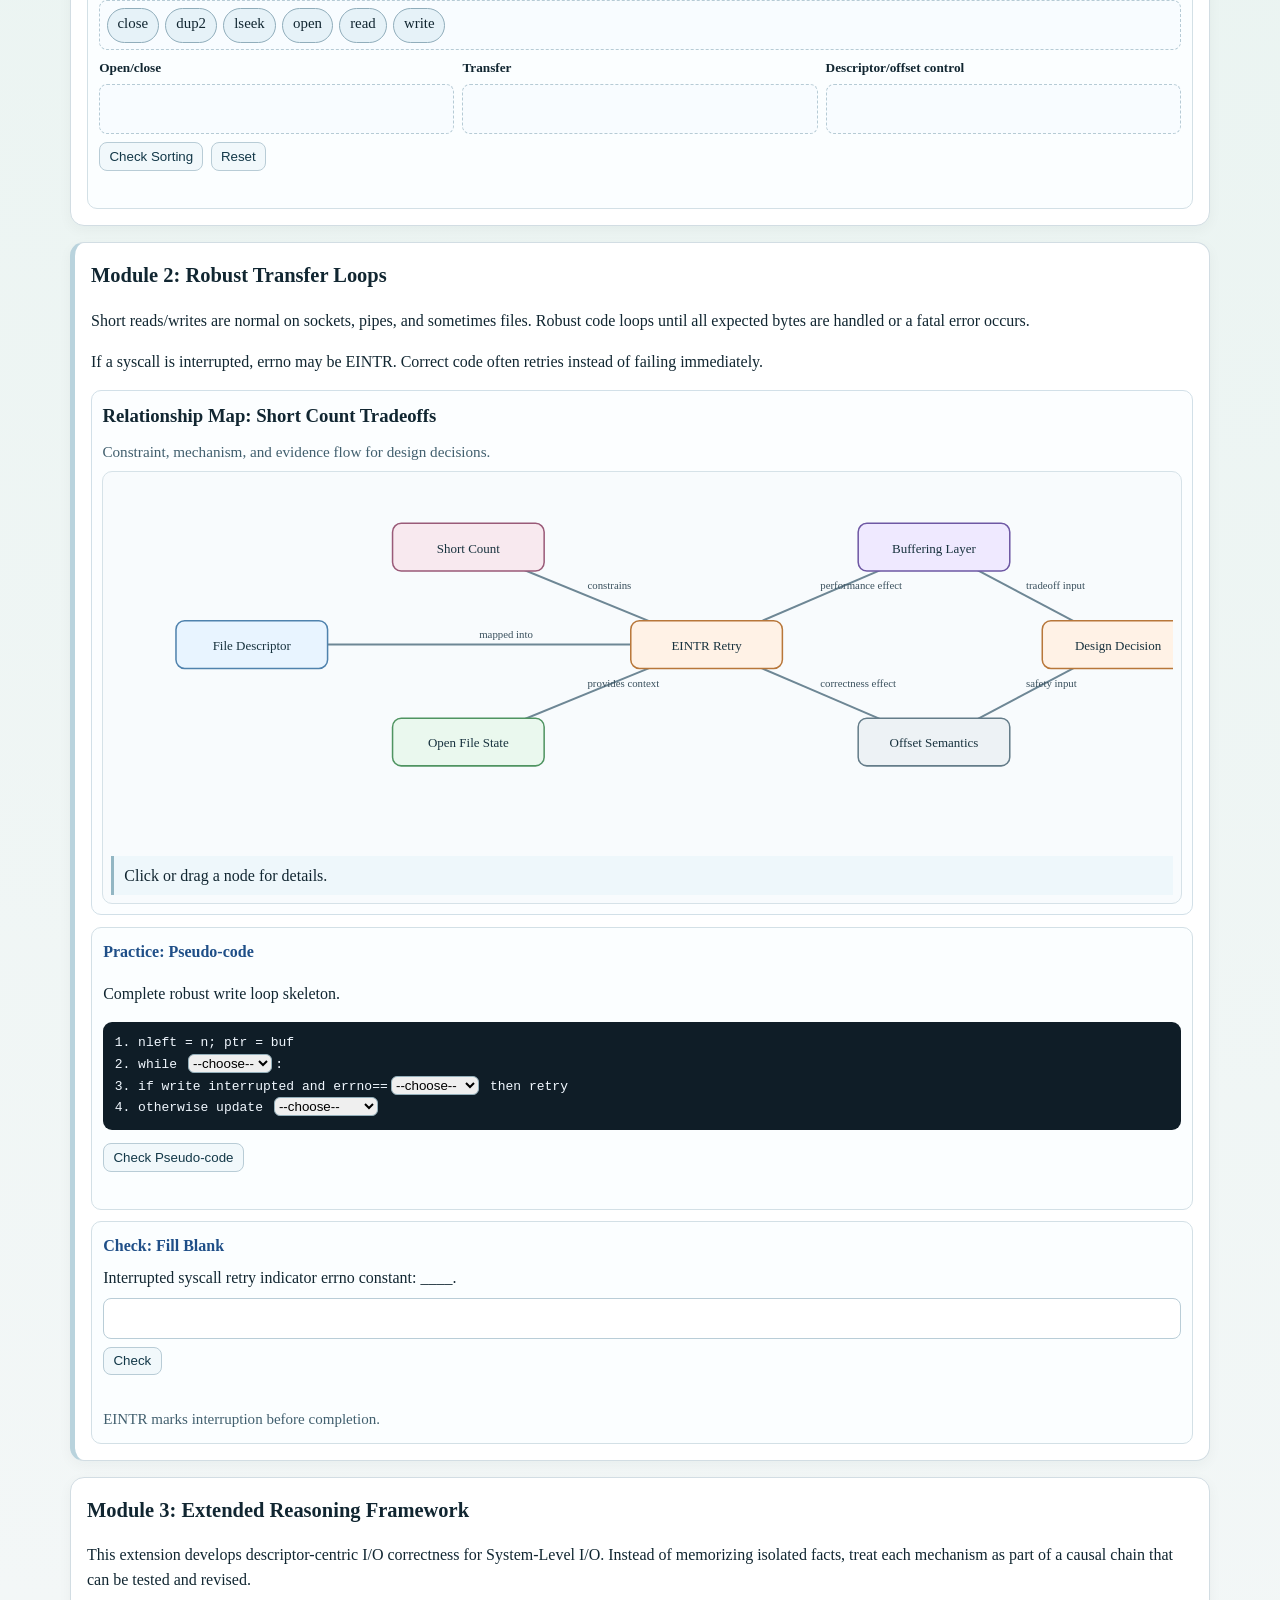
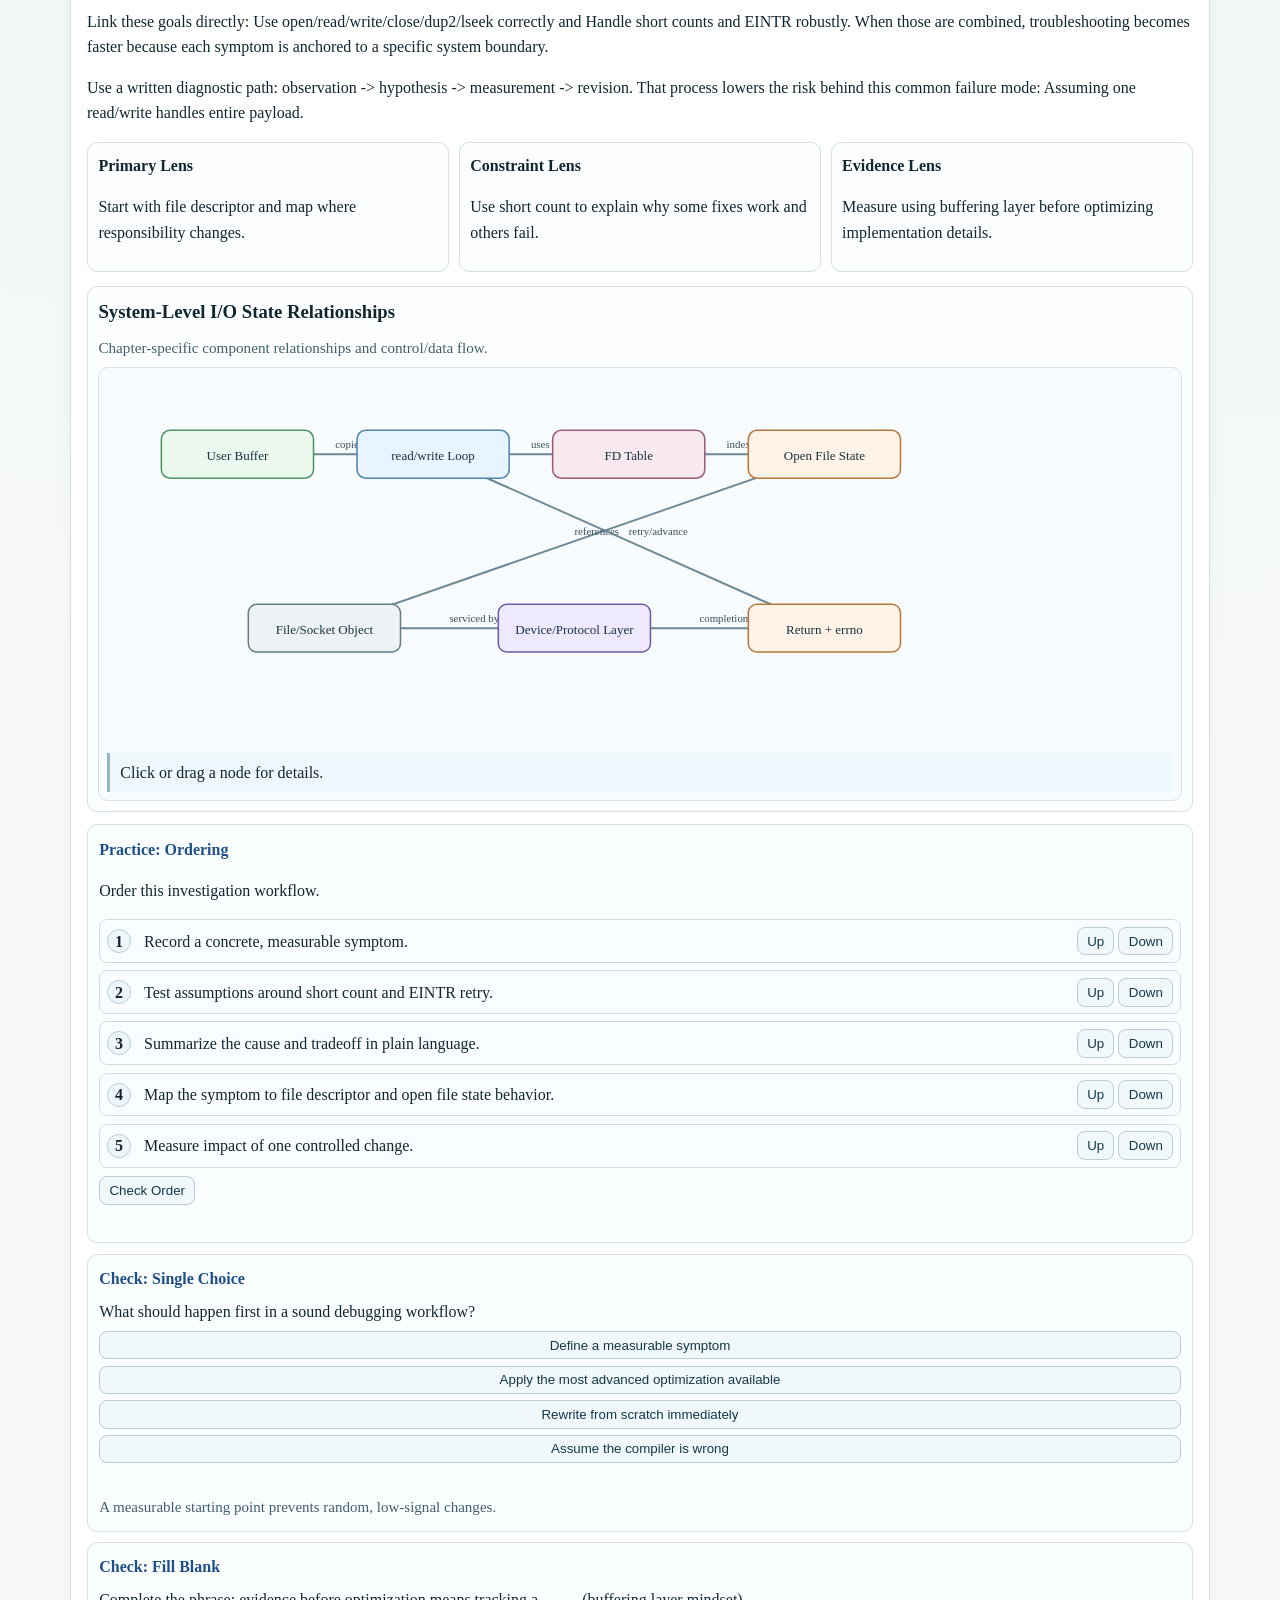
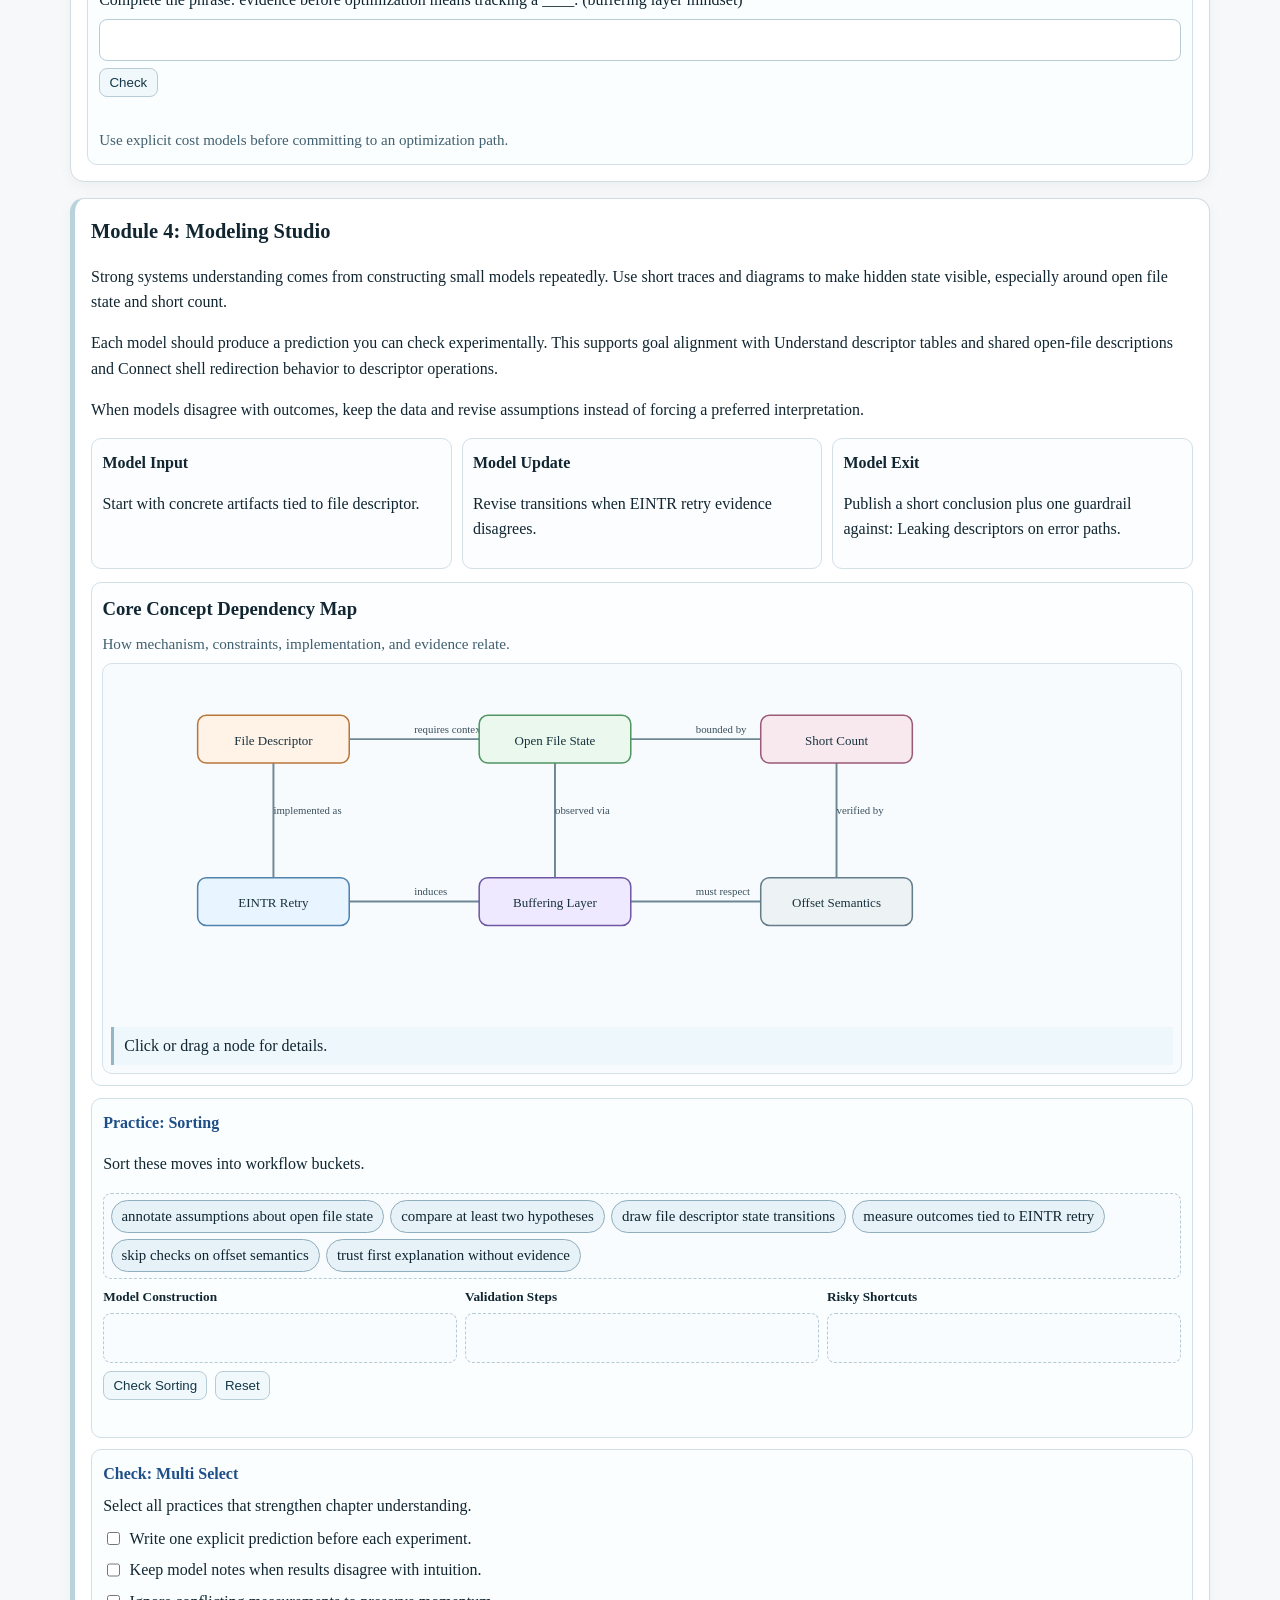
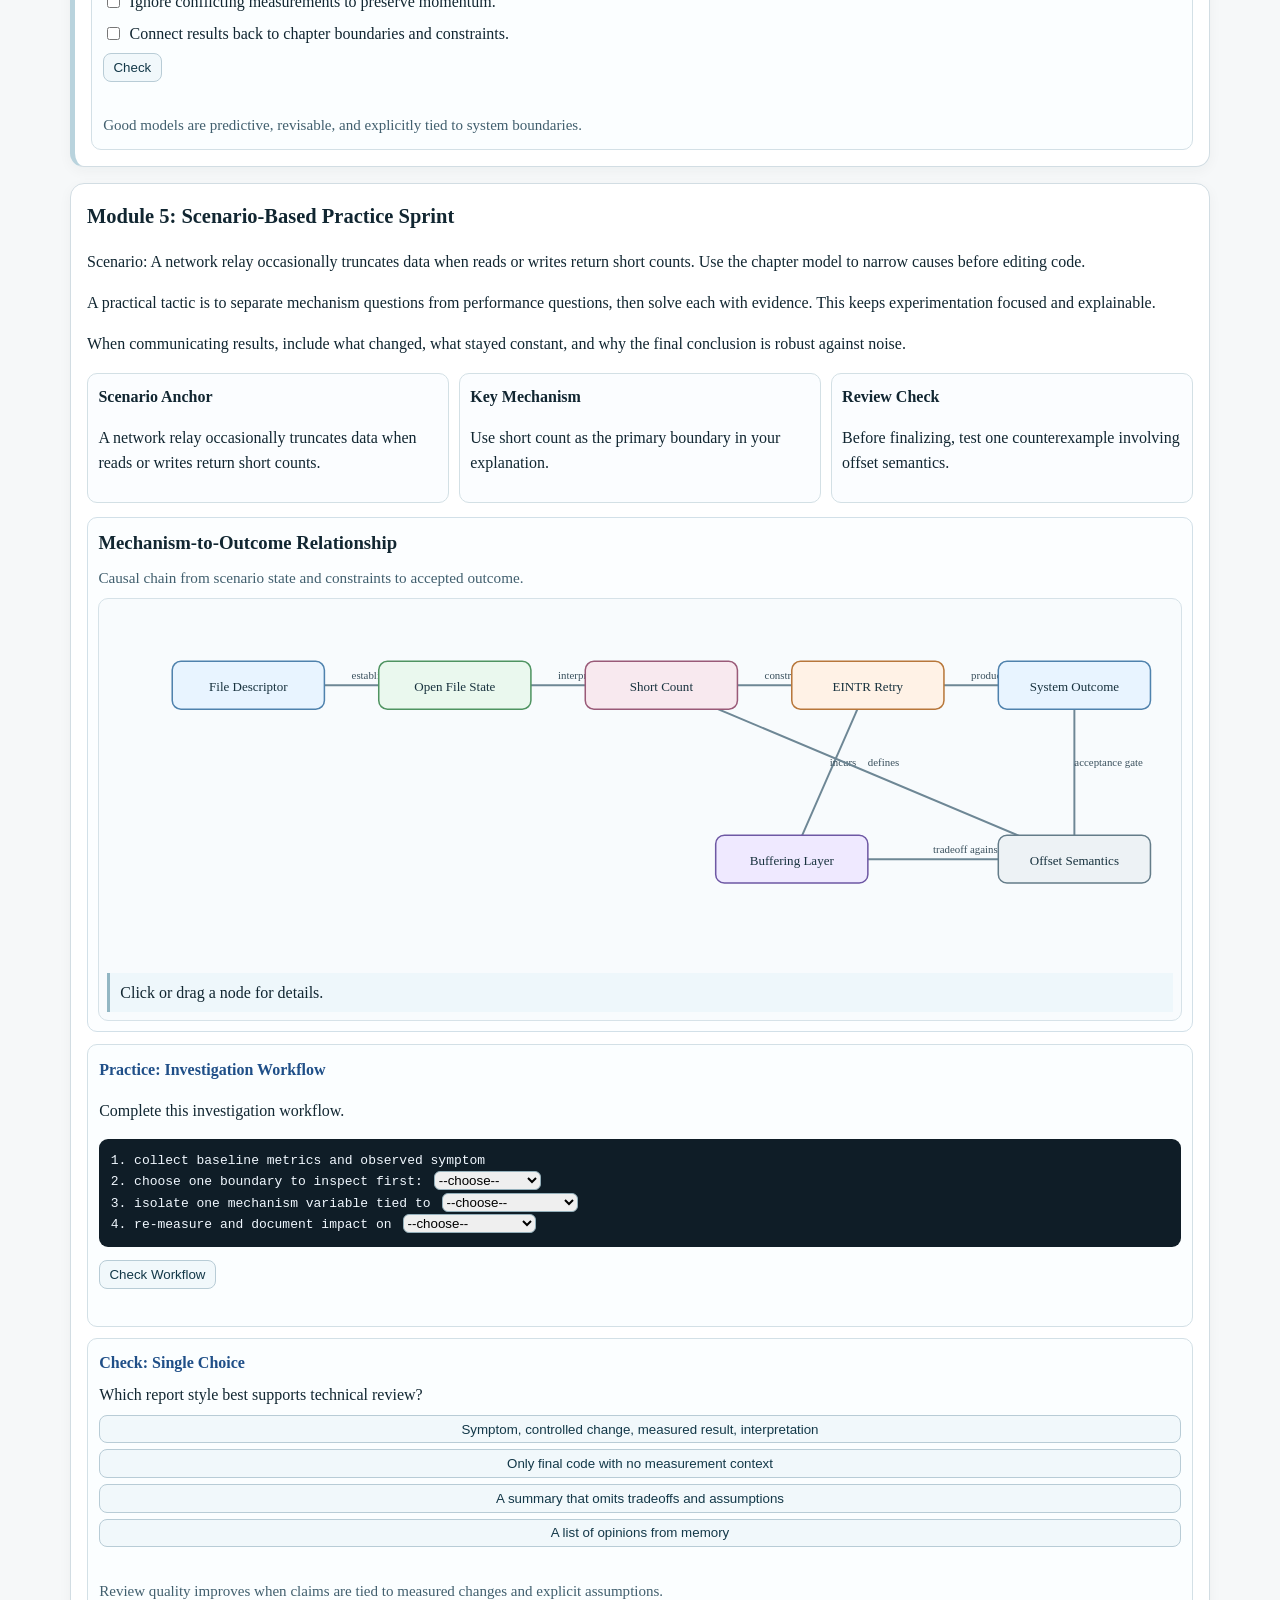
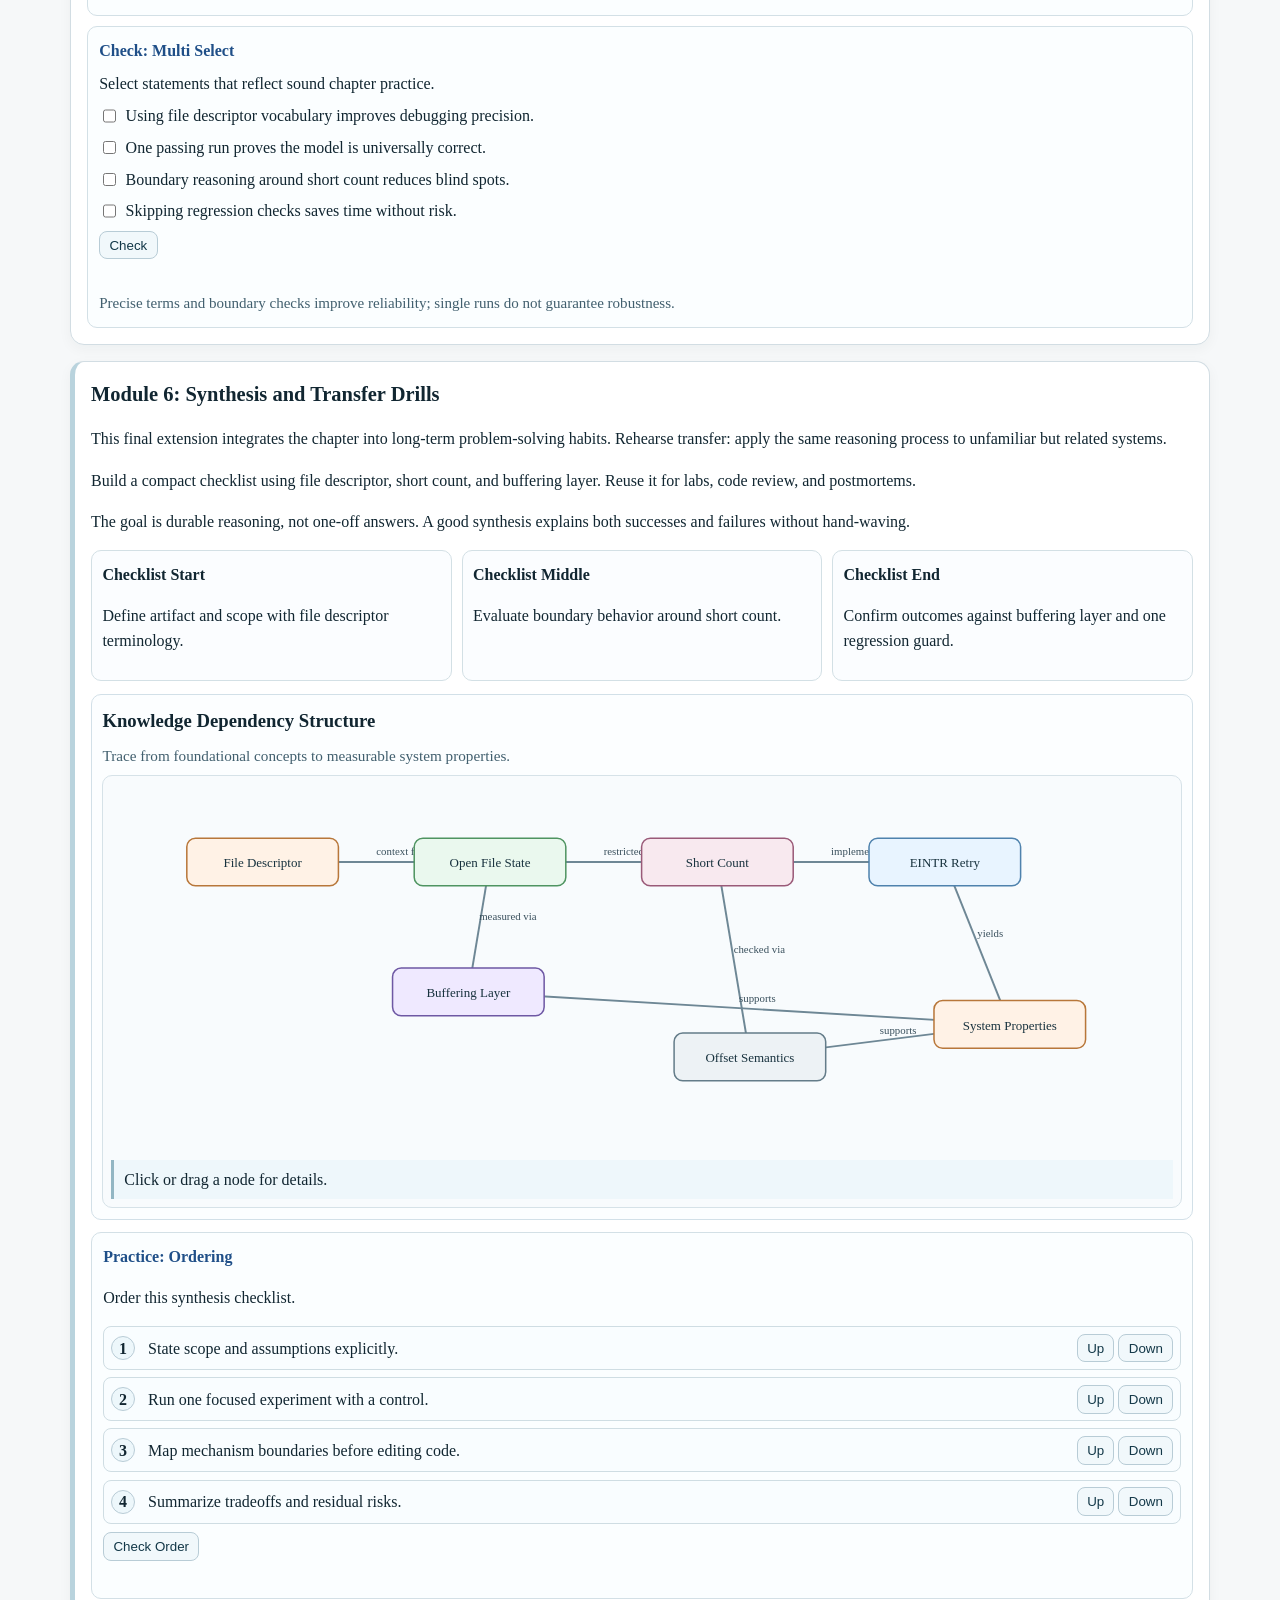
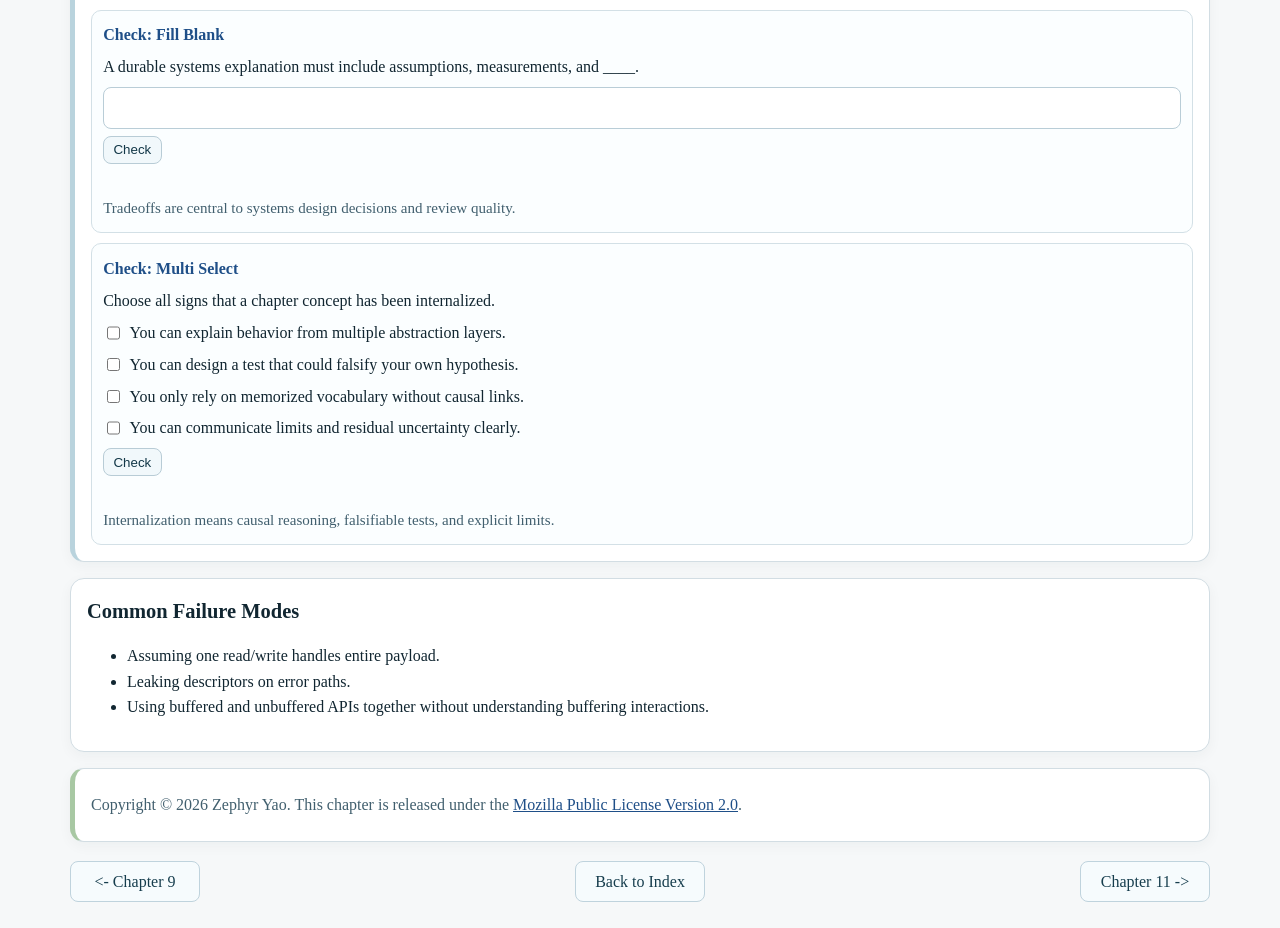
<file: chapter-10.html>
<!doctype html>
<html lang="en">
<head>
  <meta charset="utf-8" />
  <meta name="viewport" content="width=device-width, initial-scale=1" />
  <title>Interactive Systems Study Guide - Chapter 10</title>
  <link rel="stylesheet" href="styles.css" />
</head>
<body>
<header class="site-header">
  <div class="wrap">
    <a class="home-link" href="index.html">Interactive Study Guide</a>
    <span class="chapter-pill">Chapter 10</span>
  </div>
</header>

<main class="wrap chapter-page" data-chapter="10">
  <section class="hero">
    <h1>Chapter 10: System-Level I/O</h1>
    <p class="hero-sub">Write reliable Unix I/O code with descriptor-level control and robust transfer handling.</p>
  </section>

  <section class="intro-block">
    <h2>Learning Goals</h2>
    <ul><li>Use open/read/write/close/dup2/lseek correctly.</li><li>Handle short counts and EINTR robustly.</li><li>Understand descriptor tables and shared open-file descriptions.</li><li>Connect shell redirection behavior to descriptor operations.</li></ul>
    <h2>What You Should Internalize</h2>
    <p>Unix I/O unifies files, sockets, pipes, and devices under file descriptors. This uniformity is powerful but requires disciplined error/partial-transfer handling.</p><p>Reliable systems code assumes that one call may not complete the whole transfer.</p>
  </section>

  <section class="module-block"><h2>Module 1: Descriptor and Kernel State Model</h2><p>Each process has a descriptor table mapping small integers to kernel open-file descriptions. Multiple descriptors can reference the same open-file state (shared offset/flags).</p><p>dup2 is the key primitive for redirection because it remaps descriptor numbers to existing open resources.</p><section class="diagram-block"><h3>Architecture Overview: File Descriptor to EINTR Retry</h3><p class="diagram-caption">Layered chapter architecture from core mechanism to observed behavior.</p><div class="diagram-wrap"><svg viewBox="0 0 980 340" role="img" aria-label="Architecture Overview: File Descriptor to EINTR Retry"><defs><marker id="arrow-10-1-1" viewBox="0 0 10 10" refX="9" refY="5" markerWidth="6" markerHeight="6" orient="auto-start-reverse"><path d="M 0 0 L 10 5 L 0 10 z"></path></marker></defs><line x1="130" y1="72" x2="350" y2="72" class="diag-edge" data-src="core" data-dst="state" marker-end="url(#arrow-10-1-1)"></line><text x="240" y="66" class="diag-edge-label" data-src="core" data-dst="state">establishes</text><line x1="350" y1="72" x2="570" y2="72" class="diag-edge" data-src="state" data-dst="bound" marker-end="url(#arrow-10-1-1)"></line><text x="460" y="66" class="diag-edge-label" data-src="state" data-dst="bound">bounded by</text><line x1="570" y1="72" x2="790" y2="72" class="diag-edge" data-src="bound" data-dst="impl" marker-end="url(#arrow-10-1-1)"></line><text x="680" y="66" class="diag-edge-label" data-src="bound" data-dst="impl">implemented via</text><line x1="350" y1="72" x2="350" y2="242" class="diag-edge" data-src="state" data-dst="perf" marker-end="url(#arrow-10-1-1)"></line><text x="350" y="151" class="diag-edge-label" data-src="state" data-dst="perf">measured at</text><line x1="570" y1="72" x2="570" y2="242" class="diag-edge" data-src="bound" data-dst="corr" marker-end="url(#arrow-10-1-1)"></line><text x="570" y="151" class="diag-edge-label" data-src="bound" data-dst="corr">checked by</text><line x1="790" y1="72" x2="790" y2="242" class="diag-edge" data-src="impl" data-dst="out" marker-end="url(#arrow-10-1-1)"></line><text x="790" y="151" class="diag-edge-label" data-src="impl" data-dst="out">produces</text><line x1="350" y1="242" x2="790" y2="242" class="diag-edge" data-src="perf" data-dst="out" marker-end="url(#arrow-10-1-1)"></line><text x="570" y="236" class="diag-edge-label" data-src="perf" data-dst="out">cost signal</text><line x1="570" y1="242" x2="790" y2="242" class="diag-edge" data-src="corr" data-dst="out" marker-end="url(#arrow-10-1-1)"></line><text x="680" y="236" class="diag-edge-label" data-src="corr" data-dst="out">correctness signal</text><g class="diag-node kind-kernel" tabindex="0" data-node-id="core" data-x="60" data-y="50" data-detail="Core mechanism: file descriptor." transform="translate(60 50)"><rect x="0" y="0" width="140" height="44" rx="8"></rect><text x="70" y="27" text-anchor="middle">File Descriptor</text></g><g class="diag-node kind-user" tabindex="0" data-node-id="state" data-x="280" data-y="50" data-detail="State/control context: open file state." transform="translate(280 50)"><rect x="0" y="0" width="140" height="44" rx="8"></rect><text x="70" y="27" text-anchor="middle">Open File State</text></g><g class="diag-node kind-boundary" tabindex="0" data-node-id="bound" data-x="500" data-y="50" data-detail="Boundary/constraint concept: short count." transform="translate(500 50)"><rect x="0" y="0" width="140" height="44" rx="8"></rect><text x="70" y="27" text-anchor="middle">Short Count</text></g><g class="diag-node kind-tool" tabindex="0" data-node-id="impl" data-x="720" data-y="50" data-detail="Implementation mechanism: EINTR retry." transform="translate(720 50)"><rect x="0" y="0" width="140" height="44" rx="8"></rect><text x="70" y="27" text-anchor="middle">EINTR Retry</text></g><g class="diag-node kind-hardware" tabindex="0" data-node-id="perf" data-x="280" data-y="220" data-detail="Performance/cost signal: buffering layer." transform="translate(280 220)"><rect x="0" y="0" width="140" height="44" rx="8"></rect><text x="70" y="27" text-anchor="middle">Buffering Layer</text></g><g class="diag-node kind-neutral" tabindex="0" data-node-id="corr" data-x="500" data-y="220" data-detail="Correctness/invariant signal: offset semantics." transform="translate(500 220)"><rect x="0" y="0" width="140" height="44" rx="8"></rect><text x="70" y="27" text-anchor="middle">Offset Semantics</text></g><g class="diag-node kind-kernel" tabindex="0" data-node-id="out" data-x="720" data-y="220" data-detail="Externally visible chapter outcome." transform="translate(720 220)"><rect x="0" y="0" width="140" height="44" rx="8"></rect><text x="70" y="27" text-anchor="middle">Observed Behavior</text></g></svg><p class="diagram-output">Click or drag a node for details.</p></div></section><div class="activity-grid"><article class="activity single-check"><h4>Check: Single Choice</h4><p class="question">read returning 0 on a regular file usually means:</p><div class="choices"><button type="button" class="choice" data-correct="false">Error</button><button type="button" class="choice" data-correct="true">EOF</button><button type="button" class="choice" data-correct="false">One byte read</button><button type="button" class="choice" data-correct="false">Descriptor closed by kernel panic</button></div><p class="feedback" aria-live="polite"></p><p class="explain">A zero-byte return is end-of-file for regular files.</p></article><article class="activity drag-task"><h4>Practice: Sorting</h4><p>Sort syscalls by primary purpose.</p><div class="drag-pool"><div class="drag-item" draggable="true" data-value="close">close</div><div class="drag-item" draggable="true" data-value="dup2">dup2</div><div class="drag-item" draggable="true" data-value="lseek">lseek</div><div class="drag-item" draggable="true" data-value="open">open</div><div class="drag-item" draggable="true" data-value="read">read</div><div class="drag-item" draggable="true" data-value="write">write</div></div><div class="drop-grid"><div class="drop-col"><h5>Open/close</h5><div class="drop-zone" data-answers="open|close"></div></div><div class="drop-col"><h5>Transfer</h5><div class="drop-zone" data-answers="read|write"></div></div><div class="drop-col"><h5>Descriptor/offset control</h5><div class="drop-zone" data-answers="dup2|lseek"></div></div></div><div class="task-actions"><button type="button" class="check-drag">Check Sorting</button><button type="button" class="reset-drag">Reset</button></div><p class="feedback" aria-live="polite"></p></article></div></section><section class="module-block alt"><h2>Module 2: Robust Transfer Loops</h2><p>Short reads/writes are normal on sockets, pipes, and sometimes files. Robust code loops until all expected bytes are handled or a fatal error occurs.</p><p>If a syscall is interrupted, errno may be EINTR. Correct code often retries instead of failing immediately.</p><section class="diagram-block"><h3>Relationship Map: Short Count Tradeoffs</h3><p class="diagram-caption">Constraint, mechanism, and evidence flow for design decisions.</p><div class="diagram-wrap"><svg viewBox="0 0 980 340" role="img" aria-label="Relationship Map: Short Count Tradeoffs"><defs><marker id="arrow-10-2-1" viewBox="0 0 10 10" refX="9" refY="5" markerWidth="6" markerHeight="6" orient="auto-start-reverse"><path d="M 0 0 L 10 5 L 0 10 z"></path></marker></defs><line x1="130" y1="152" x2="550" y2="152" class="diag-edge" data-src="src" data-dst="mech" marker-end="url(#arrow-10-2-1)"></line><text x="340" y="146" class="diag-edge-label" data-src="src" data-dst="mech">mapped into</text><line x1="330" y1="62" x2="550" y2="152" class="diag-edge" data-src="rule" data-dst="mech" marker-end="url(#arrow-10-2-1)"></line><text x="440" y="101" class="diag-edge-label" data-src="rule" data-dst="mech">constrains</text><line x1="330" y1="242" x2="550" y2="152" class="diag-edge" data-src="ctx" data-dst="mech" marker-end="url(#arrow-10-2-1)"></line><text x="440" y="191" class="diag-edge-label" data-src="ctx" data-dst="mech">provides context</text><line x1="550" y1="152" x2="760" y2="62" class="diag-edge" data-src="mech" data-dst="perf" marker-end="url(#arrow-10-2-1)"></line><text x="655" y="101" class="diag-edge-label" data-src="mech" data-dst="perf">performance effect</text><line x1="550" y1="152" x2="760" y2="242" class="diag-edge" data-src="mech" data-dst="corr" marker-end="url(#arrow-10-2-1)"></line><text x="655" y="191" class="diag-edge-label" data-src="mech" data-dst="corr">correctness effect</text><line x1="760" y1="62" x2="930" y2="152" class="diag-edge" data-src="perf" data-dst="dec" marker-end="url(#arrow-10-2-1)"></line><text x="845" y="101" class="diag-edge-label" data-src="perf" data-dst="dec">tradeoff input</text><line x1="760" y1="242" x2="930" y2="152" class="diag-edge" data-src="corr" data-dst="dec" marker-end="url(#arrow-10-2-1)"></line><text x="845" y="191" class="diag-edge-label" data-src="corr" data-dst="dec">safety input</text><g class="diag-node kind-tool" tabindex="0" data-node-id="src" data-x="60" data-y="130" data-detail="Input artifact or focal mechanism: file descriptor." transform="translate(60 130)"><rect x="0" y="0" width="140" height="44" rx="8"></rect><text x="70" y="27" text-anchor="middle">File Descriptor</text></g><g class="diag-node kind-boundary" tabindex="0" data-node-id="rule" data-x="260" data-y="40" data-detail="Constraint layer: short count." transform="translate(260 40)"><rect x="0" y="0" width="140" height="44" rx="8"></rect><text x="70" y="27" text-anchor="middle">Short Count</text></g><g class="diag-node kind-user" tabindex="0" data-node-id="ctx" data-x="260" data-y="220" data-detail="Context/state layer: open file state." transform="translate(260 220)"><rect x="0" y="0" width="140" height="44" rx="8"></rect><text x="70" y="27" text-anchor="middle">Open File State</text></g><g class="diag-node kind-kernel" tabindex="0" data-node-id="mech" data-x="480" data-y="130" data-detail="Operational mechanism: EINTR retry." transform="translate(480 130)"><rect x="0" y="0" width="140" height="44" rx="8"></rect><text x="70" y="27" text-anchor="middle">EINTR Retry</text></g><g class="diag-node kind-hardware" tabindex="0" data-node-id="perf" data-x="690" data-y="40" data-detail="Performance evidence: buffering layer." transform="translate(690 40)"><rect x="0" y="0" width="140" height="44" rx="8"></rect><text x="70" y="27" text-anchor="middle">Buffering Layer</text></g><g class="diag-node kind-neutral" tabindex="0" data-node-id="corr" data-x="690" data-y="220" data-detail="Correctness evidence: offset semantics." transform="translate(690 220)"><rect x="0" y="0" width="140" height="44" rx="8"></rect><text x="70" y="27" text-anchor="middle">Offset Semantics</text></g><g class="diag-node kind-kernel" tabindex="0" data-node-id="dec" data-x="860" data-y="130" data-detail="Balanced conclusion from performance and correctness signals." transform="translate(860 130)"><rect x="0" y="0" width="140" height="44" rx="8"></rect><text x="70" y="27" text-anchor="middle">Design Decision</text></g></svg><p class="diagram-output">Click or drag a node for details.</p></div></section><div class="activity-grid"><article class="activity pseudo-task"><h4>Practice: Pseudo-code</h4><p>Complete robust write loop skeleton.</p><pre><code>1. nleft = n; ptr = buf
2. while <select class="pseudo-select" data-answer="nleft &gt; 0" aria-label="Pseudo blank 1"><option value="">--choose--</option><option value="nleft &gt; 0">nleft &gt; 0</option><option value="fd == 0">fd == 0</option><option value="errno == 0">errno == 0</option></select>:
3. if write interrupted and errno==<select class="pseudo-select" data-answer="EINTR" aria-label="Pseudo blank 2"><option value="">--choose--</option><option value="EINTR">EINTR</option><option value="EINVAL">EINVAL</option><option value="ENOEXEC">ENOEXEC</option></select> then retry
4. otherwise update <select class="pseudo-select" data-answer="ptr and nleft" aria-label="Pseudo blank 3"><option value="">--choose--</option><option value="ptr and nleft">ptr and nleft</option><option value="page table">page table</option><option value="thread priority">thread priority</option></select></code></pre><button type="button" class="check-pseudo">Check Pseudo-code</button><p class="feedback" aria-live="polite"></p></article><article class="activity blank-check"><h4>Check: Fill Blank</h4><p class="question">Interrupted syscall retry indicator errno constant: ____.</p><input type="text" class="blank-input" data-answers="eintr" /><button type="button" class="check-blank">Check</button><p class="feedback" aria-live="polite"></p><p class="explain">EINTR marks interruption before completion.</p></article></div></section><section class="module-block"><h2>Module 3: Extended Reasoning Framework</h2><p>This extension develops descriptor-centric I/O correctness for System-Level I/O. Instead of memorizing isolated facts, treat each mechanism as part of a causal chain that can be tested and revised.</p><p>Link these goals directly: Use open/read/write/close/dup2/lseek correctly and Handle short counts and EINTR robustly. When those are combined, troubleshooting becomes faster because each symptom is anchored to a specific system boundary.</p><p>Use a written diagnostic path: observation -&gt; hypothesis -&gt; measurement -&gt; revision. That process lowers the risk behind this common failure mode: Assuming one read/write handles entire payload.</p><div class="knowledge-grid"><article class="knowledge-card"><h4>Primary Lens</h4><p>Start with file descriptor and map where responsibility changes.</p></article><article class="knowledge-card"><h4>Constraint Lens</h4><p>Use short count to explain why some fixes work and others fail.</p></article><article class="knowledge-card"><h4>Evidence Lens</h4><p>Measure using buffering layer before optimizing implementation details.</p></article></div><section class="diagram-block"><h3>System-Level I/O State Relationships</h3><p class="diagram-caption">Chapter-specific component relationships and control/data flow.</p><div class="diagram-wrap"><svg viewBox="0 0 980 340" role="img" aria-label="System-Level I/O State Relationships"><defs><marker id="arrow-10-3-1" viewBox="0 0 10 10" refX="9" refY="5" markerWidth="6" markerHeight="6" orient="auto-start-reverse"><path d="M 0 0 L 10 5 L 0 10 z"></path></marker></defs><line x1="120" y1="72" x2="300" y2="72" class="diag-edge" data-src="buf" data-dst="rw" marker-end="url(#arrow-10-3-1)"></line><text x="210" y="66" class="diag-edge-label" data-src="buf" data-dst="rw">copied through</text><line x1="300" y1="72" x2="480" y2="72" class="diag-edge" data-src="rw" data-dst="fd" marker-end="url(#arrow-10-3-1)"></line><text x="390" y="66" class="diag-edge-label" data-src="rw" data-dst="fd">uses</text><line x1="480" y1="72" x2="660" y2="72" class="diag-edge" data-src="fd" data-dst="oft" marker-end="url(#arrow-10-3-1)"></line><text x="570" y="66" class="diag-edge-label" data-src="fd" data-dst="oft">indexes</text><line x1="660" y1="72" x2="200" y2="232" class="diag-edge" data-src="oft" data-dst="inode" marker-end="url(#arrow-10-3-1)"></line><text x="430" y="146" class="diag-edge-label" data-src="oft" data-dst="inode">references</text><line x1="200" y1="232" x2="430" y2="232" class="diag-edge" data-src="inode" data-dst="dev" marker-end="url(#arrow-10-3-1)"></line><text x="315" y="226" class="diag-edge-label" data-src="inode" data-dst="dev">serviced by</text><line x1="430" y1="232" x2="660" y2="232" class="diag-edge" data-src="dev" data-dst="ret" marker-end="url(#arrow-10-3-1)"></line><text x="545" y="226" class="diag-edge-label" data-src="dev" data-dst="ret">completion</text><line x1="660" y1="232" x2="300" y2="72" class="diag-edge" data-src="ret" data-dst="rw" marker-end="url(#arrow-10-3-1)"></line><text x="480" y="146" class="diag-edge-label" data-src="ret" data-dst="rw">retry/advance</text><g class="diag-node kind-user" tabindex="0" data-node-id="buf" data-x="50" data-y="50" data-detail="Application memory region for transfer." transform="translate(50 50)"><rect x="0" y="0" width="140" height="44" rx="8"></rect><text x="70" y="27" text-anchor="middle">User Buffer</text></g><g class="diag-node kind-tool" tabindex="0" data-node-id="rw" data-x="230" data-y="50" data-detail="Robust short-count handling logic." transform="translate(230 50)"><rect x="0" y="0" width="140" height="44" rx="8"></rect><text x="70" y="27" text-anchor="middle">read/write Loop</text></g><g class="diag-node kind-boundary" tabindex="0" data-node-id="fd" data-x="410" data-y="50" data-detail="Per-process descriptor index." transform="translate(410 50)"><rect x="0" y="0" width="140" height="44" rx="8"></rect><text x="70" y="27" text-anchor="middle">FD Table</text></g><g class="diag-node kind-kernel" tabindex="0" data-node-id="oft" data-x="590" data-y="50" data-detail="Shared offset/flags object." transform="translate(590 50)"><rect x="0" y="0" width="140" height="44" rx="8"></rect><text x="70" y="27" text-anchor="middle">Open File State</text></g><g class="diag-node kind-neutral" tabindex="0" data-node-id="inode" data-x="130" data-y="210" data-detail="Underlying kernel object." transform="translate(130 210)"><rect x="0" y="0" width="140" height="44" rx="8"></rect><text x="70" y="27" text-anchor="middle">File/Socket Object</text></g><g class="diag-node kind-hardware" tabindex="0" data-node-id="dev" data-x="360" data-y="210" data-detail="Driver or network stack endpoint." transform="translate(360 210)"><rect x="0" y="0" width="140" height="44" rx="8"></rect><text x="70" y="27" text-anchor="middle">Device/Protocol Layer</text></g><g class="diag-node kind-kernel" tabindex="0" data-node-id="ret" data-x="590" data-y="210" data-detail="Byte count, EINTR, or error code." transform="translate(590 210)"><rect x="0" y="0" width="140" height="44" rx="8"></rect><text x="70" y="27" text-anchor="middle">Return + errno</text></g></svg><p class="diagram-output">Click or drag a node for details.</p></div></section><div class="activity-grid"><article class="activity sequence-task"><h4>Practice: Ordering</h4><p>Order this investigation workflow.</p><ul class="sequence-list"><li data-correct="1"><span class="order-num"></span><span class="order-text">Record a concrete, measurable symptom.</span><div class="order-actions"><button type="button" class="move-up">Up</button><button type="button" class="move-down">Down</button></div></li><li data-correct="3"><span class="order-num"></span><span class="order-text">Test assumptions around short count and EINTR retry.</span><div class="order-actions"><button type="button" class="move-up">Up</button><button type="button" class="move-down">Down</button></div></li><li data-correct="5"><span class="order-num"></span><span class="order-text">Summarize the cause and tradeoff in plain language.</span><div class="order-actions"><button type="button" class="move-up">Up</button><button type="button" class="move-down">Down</button></div></li><li data-correct="2"><span class="order-num"></span><span class="order-text">Map the symptom to file descriptor and open file state behavior.</span><div class="order-actions"><button type="button" class="move-up">Up</button><button type="button" class="move-down">Down</button></div></li><li data-correct="4"><span class="order-num"></span><span class="order-text">Measure impact of one controlled change.</span><div class="order-actions"><button type="button" class="move-up">Up</button><button type="button" class="move-down">Down</button></div></li></ul><button type="button" class="check-sequence">Check Order</button><p class="feedback" aria-live="polite"></p></article><article class="activity single-check"><h4>Check: Single Choice</h4><p class="question">What should happen first in a sound debugging workflow?</p><div class="choices"><button type="button" class="choice" data-correct="true">Define a measurable symptom</button><button type="button" class="choice" data-correct="false">Apply the most advanced optimization available</button><button type="button" class="choice" data-correct="false">Rewrite from scratch immediately</button><button type="button" class="choice" data-correct="false">Assume the compiler is wrong</button></div><p class="feedback" aria-live="polite"></p><p class="explain">A measurable starting point prevents random, low-signal changes.</p></article><article class="activity blank-check"><h4>Check: Fill Blank</h4><p class="question">Complete the phrase: evidence before optimization means tracking a ____. (buffering layer mindset)</p><input type="text" class="blank-input" data-answers="buffering|buffering layer" /><button type="button" class="check-blank">Check</button><p class="feedback" aria-live="polite"></p><p class="explain">Use explicit cost models before committing to an optimization path.</p></article></div></section><section class="module-block alt"><h2>Module 4: Modeling Studio</h2><p>Strong systems understanding comes from constructing small models repeatedly. Use short traces and diagrams to make hidden state visible, especially around open file state and short count.</p><p>Each model should produce a prediction you can check experimentally. This supports goal alignment with Understand descriptor tables and shared open-file descriptions and Connect shell redirection behavior to descriptor operations.</p><p>When models disagree with outcomes, keep the data and revise assumptions instead of forcing a preferred interpretation.</p><div class="knowledge-grid"><article class="knowledge-card"><h4>Model Input</h4><p>Start with concrete artifacts tied to file descriptor.</p></article><article class="knowledge-card"><h4>Model Update</h4><p>Revise transitions when EINTR retry evidence disagrees.</p></article><article class="knowledge-card"><h4>Model Exit</h4><p>Publish a short conclusion plus one guardrail against: Leaking descriptors on error paths.</p></article></div><section class="diagram-block"><h3>Core Concept Dependency Map</h3><p class="diagram-caption">How mechanism, constraints, implementation, and evidence relate.</p><div class="diagram-wrap"><svg viewBox="0 0 980 320" role="img" aria-label="Core Concept Dependency Map"><defs><marker id="arrow-10-4-1" viewBox="0 0 10 10" refX="9" refY="5" markerWidth="6" markerHeight="6" orient="auto-start-reverse"><path d="M 0 0 L 10 5 L 0 10 z"></path></marker></defs><line x1="150" y1="62" x2="410" y2="62" class="diag-edge" data-src="t0" data-dst="t1" marker-end="url(#arrow-10-4-1)"></line><text x="280" y="56" class="diag-edge-label" data-src="t0" data-dst="t1">requires context</text><line x1="410" y1="62" x2="670" y2="62" class="diag-edge" data-src="t1" data-dst="t2" marker-end="url(#arrow-10-4-1)"></line><text x="540" y="56" class="diag-edge-label" data-src="t1" data-dst="t2">bounded by</text><line x1="150" y1="62" x2="150" y2="212" class="diag-edge" data-src="t0" data-dst="t3" marker-end="url(#arrow-10-4-1)"></line><text x="150" y="131" class="diag-edge-label" data-src="t0" data-dst="t3">implemented as</text><line x1="410" y1="62" x2="410" y2="212" class="diag-edge" data-src="t1" data-dst="t4" marker-end="url(#arrow-10-4-1)"></line><text x="410" y="131" class="diag-edge-label" data-src="t1" data-dst="t4">observed via</text><line x1="670" y1="62" x2="670" y2="212" class="diag-edge" data-src="t2" data-dst="t5" marker-end="url(#arrow-10-4-1)"></line><text x="670" y="131" class="diag-edge-label" data-src="t2" data-dst="t5">verified by</text><line x1="150" y1="212" x2="410" y2="212" class="diag-edge" data-src="t3" data-dst="t4" marker-end="url(#arrow-10-4-1)"></line><text x="280" y="206" class="diag-edge-label" data-src="t3" data-dst="t4">induces</text><line x1="410" y1="212" x2="670" y2="212" class="diag-edge" data-src="t4" data-dst="t5" marker-end="url(#arrow-10-4-1)"></line><text x="540" y="206" class="diag-edge-label" data-src="t4" data-dst="t5">must respect</text><g class="diag-node kind-kernel" tabindex="0" data-node-id="t0" data-x="80" data-y="40" data-detail="Primary mechanism concept: file descriptor." transform="translate(80 40)"><rect x="0" y="0" width="140" height="44" rx="8"></rect><text x="70" y="27" text-anchor="middle">File Descriptor</text></g><g class="diag-node kind-user" tabindex="0" data-node-id="t1" data-x="340" data-y="40" data-detail="State/control context: open file state." transform="translate(340 40)"><rect x="0" y="0" width="140" height="44" rx="8"></rect><text x="70" y="27" text-anchor="middle">Open File State</text></g><g class="diag-node kind-boundary" tabindex="0" data-node-id="t2" data-x="600" data-y="40" data-detail="Constraint boundary: short count." transform="translate(600 40)"><rect x="0" y="0" width="140" height="44" rx="8"></rect><text x="70" y="27" text-anchor="middle">Short Count</text></g><g class="diag-node kind-tool" tabindex="0" data-node-id="t3" data-x="80" data-y="190" data-detail="Operational implementation concept: EINTR retry." transform="translate(80 190)"><rect x="0" y="0" width="140" height="44" rx="8"></rect><text x="70" y="27" text-anchor="middle">EINTR Retry</text></g><g class="diag-node kind-hardware" tabindex="0" data-node-id="t4" data-x="340" data-y="190" data-detail="Performance/cost observation concept: buffering layer." transform="translate(340 190)"><rect x="0" y="0" width="140" height="44" rx="8"></rect><text x="70" y="27" text-anchor="middle">Buffering Layer</text></g><g class="diag-node kind-neutral" tabindex="0" data-node-id="t5" data-x="600" data-y="190" data-detail="Correctness/invariant check concept: offset semantics." transform="translate(600 190)"><rect x="0" y="0" width="140" height="44" rx="8"></rect><text x="70" y="27" text-anchor="middle">Offset Semantics</text></g></svg><p class="diagram-output">Click or drag a node for details.</p></div></section><div class="activity-grid"><article class="activity drag-task"><h4>Practice: Sorting</h4><p>Sort these moves into workflow buckets.</p><div class="drag-pool"><div class="drag-item" draggable="true" data-value="annotate assumptions about open file state">annotate assumptions about open file state</div><div class="drag-item" draggable="true" data-value="compare at least two hypotheses">compare at least two hypotheses</div><div class="drag-item" draggable="true" data-value="draw file descriptor state transitions">draw file descriptor state transitions</div><div class="drag-item" draggable="true" data-value="measure outcomes tied to EINTR retry">measure outcomes tied to EINTR retry</div><div class="drag-item" draggable="true" data-value="skip checks on offset semantics">skip checks on offset semantics</div><div class="drag-item" draggable="true" data-value="trust first explanation without evidence">trust first explanation without evidence</div></div><div class="drop-grid"><div class="drop-col"><h5>Model Construction</h5><div class="drop-zone" data-answers="draw file descriptor state transitions|annotate assumptions about open file state"></div></div><div class="drop-col"><h5>Validation Steps</h5><div class="drop-zone" data-answers="measure outcomes tied to EINTR retry|compare at least two hypotheses"></div></div><div class="drop-col"><h5>Risky Shortcuts</h5><div class="drop-zone" data-answers="skip checks on offset semantics|trust first explanation without evidence"></div></div></div><div class="task-actions"><button type="button" class="check-drag">Check Sorting</button><button type="button" class="reset-drag">Reset</button></div><p class="feedback" aria-live="polite"></p></article><article class="activity multi-check"><h4>Check: Multi Select</h4><p class="question">Select all practices that strengthen chapter understanding.</p><div class="multi-list"><label class="multi-option"><input type="checkbox" data-correct="true" /> <span>Write one explicit prediction before each experiment.</span></label><label class="multi-option"><input type="checkbox" data-correct="true" /> <span>Keep model notes when results disagree with intuition.</span></label><label class="multi-option"><input type="checkbox" data-correct="false" /> <span>Ignore conflicting measurements to preserve momentum.</span></label><label class="multi-option"><input type="checkbox" data-correct="true" /> <span>Connect results back to chapter boundaries and constraints.</span></label></div><button type="button" class="check-multi">Check</button><p class="feedback" aria-live="polite"></p><p class="explain">Good models are predictive, revisable, and explicitly tied to system boundaries.</p></article></div></section><section class="module-block"><h2>Module 5: Scenario-Based Practice Sprint</h2><p>Scenario: A network relay occasionally truncates data when reads or writes return short counts. Use the chapter model to narrow causes before editing code.</p><p>A practical tactic is to separate mechanism questions from performance questions, then solve each with evidence. This keeps experimentation focused and explainable.</p><p>When communicating results, include what changed, what stayed constant, and why the final conclusion is robust against noise.</p><div class="knowledge-grid"><article class="knowledge-card"><h4>Scenario Anchor</h4><p>A network relay occasionally truncates data when reads or writes return short counts.</p></article><article class="knowledge-card"><h4>Key Mechanism</h4><p>Use short count as the primary boundary in your explanation.</p></article><article class="knowledge-card"><h4>Review Check</h4><p>Before finalizing, test one counterexample involving offset semantics.</p></article></div><section class="diagram-block"><h3>Mechanism-to-Outcome Relationship</h3><p class="diagram-caption">Causal chain from scenario state and constraints to accepted outcome.</p><div class="diagram-wrap"><svg viewBox="0 0 980 330" role="img" aria-label="Mechanism-to-Outcome Relationship"><defs><marker id="arrow-10-5-1" viewBox="0 0 10 10" refX="9" refY="5" markerWidth="6" markerHeight="6" orient="auto-start-reverse"><path d="M 0 0 L 10 5 L 0 10 z"></path></marker></defs><line x1="130" y1="72" x2="320" y2="72" class="diag-edge" data-src="src" data-dst="state" marker-end="url(#arrow-10-5-1)"></line><text x="225" y="66" class="diag-edge-label" data-src="src" data-dst="state">establishes state</text><line x1="320" y1="72" x2="510" y2="72" class="diag-edge" data-src="state" data-dst="rule" marker-end="url(#arrow-10-5-1)"></line><text x="415" y="66" class="diag-edge-label" data-src="state" data-dst="rule">interpreted by</text><line x1="510" y1="72" x2="700" y2="72" class="diag-edge" data-src="rule" data-dst="mech" marker-end="url(#arrow-10-5-1)"></line><text x="605" y="66" class="diag-edge-label" data-src="rule" data-dst="mech">constrains</text><line x1="700" y1="72" x2="890" y2="72" class="diag-edge" data-src="mech" data-dst="out" marker-end="url(#arrow-10-5-1)"></line><text x="795" y="66" class="diag-edge-label" data-src="mech" data-dst="out">produces</text><line x1="700" y1="72" x2="630" y2="232" class="diag-edge" data-src="mech" data-dst="cost" marker-end="url(#arrow-10-5-1)"></line><text x="665" y="146" class="diag-edge-label" data-src="mech" data-dst="cost">incurs</text><line x1="510" y1="72" x2="890" y2="232" class="diag-edge" data-src="rule" data-dst="safe" marker-end="url(#arrow-10-5-1)"></line><text x="700" y="146" class="diag-edge-label" data-src="rule" data-dst="safe">defines</text><line x1="630" y1="232" x2="890" y2="232" class="diag-edge" data-src="cost" data-dst="safe" marker-end="url(#arrow-10-5-1)"></line><text x="760" y="226" class="diag-edge-label" data-src="cost" data-dst="safe">tradeoff against</text><line x1="890" y1="232" x2="890" y2="72" class="diag-edge" data-src="safe" data-dst="out" marker-end="url(#arrow-10-5-1)"></line><text x="890" y="146" class="diag-edge-label" data-src="safe" data-dst="out">acceptance gate</text><g class="diag-node kind-tool" tabindex="0" data-node-id="src" data-x="60" data-y="50" data-detail="Observed artifact or input concept: file descriptor." transform="translate(60 50)"><rect x="0" y="0" width="140" height="44" rx="8"></rect><text x="70" y="27" text-anchor="middle">File Descriptor</text></g><g class="diag-node kind-user" tabindex="0" data-node-id="state" data-x="250" data-y="50" data-detail="Runtime state context: open file state." transform="translate(250 50)"><rect x="0" y="0" width="140" height="44" rx="8"></rect><text x="70" y="27" text-anchor="middle">Open File State</text></g><g class="diag-node kind-boundary" tabindex="0" data-node-id="rule" data-x="440" data-y="50" data-detail="Constraint/rule concept: short count." transform="translate(440 50)"><rect x="0" y="0" width="140" height="44" rx="8"></rect><text x="70" y="27" text-anchor="middle">Short Count</text></g><g class="diag-node kind-kernel" tabindex="0" data-node-id="mech" data-x="630" data-y="50" data-detail="Mechanism implementing behavior: EINTR retry." transform="translate(630 50)"><rect x="0" y="0" width="140" height="44" rx="8"></rect><text x="70" y="27" text-anchor="middle">EINTR Retry</text></g><g class="diag-node kind-tool" tabindex="0" data-node-id="out" data-x="820" data-y="50" data-detail="Observed result after applying mechanism under constraints." transform="translate(820 50)"><rect x="0" y="0" width="140" height="44" rx="8"></rect><text x="70" y="27" text-anchor="middle">System Outcome</text></g><g class="diag-node kind-hardware" tabindex="0" data-node-id="cost" data-x="560" data-y="210" data-detail="Measured cost/performance signal: buffering layer." transform="translate(560 210)"><rect x="0" y="0" width="140" height="44" rx="8"></rect><text x="70" y="27" text-anchor="middle">Buffering Layer</text></g><g class="diag-node kind-neutral" tabindex="0" data-node-id="safe" data-x="820" data-y="210" data-detail="Correctness acceptance criterion: offset semantics." transform="translate(820 210)"><rect x="0" y="0" width="140" height="44" rx="8"></rect><text x="70" y="27" text-anchor="middle">Offset Semantics</text></g></svg><p class="diagram-output">Click or drag a node for details.</p></div></section><div class="activity-grid"><article class="activity workflow-task"><h4>Practice: Investigation Workflow</h4><p>Complete this investigation workflow.</p><pre><code>1. collect baseline metrics and observed symptom
2. choose one boundary to inspect first: <select class="workflow-select" data-answer="short count" aria-label="Workflow blank 1"><option value="">--choose--</option><option value="short count">short count</option><option value="file descriptor">file descriptor</option><option value="random guess">random guess</option></select>
3. isolate one mechanism variable tied to <select class="workflow-select" data-answer="EINTR retry" aria-label="Workflow blank 2"><option value="">--choose--</option><option value="EINTR retry">EINTR retry</option><option value="buffering layer">buffering layer</option><option value="undefined behavior">undefined behavior</option></select>
4. re-measure and document impact on <select class="workflow-select" data-answer="buffering layer" aria-label="Workflow blank 3"><option value="">--choose--</option><option value="buffering layer">buffering layer</option><option value="compiler flags only">compiler flags only</option><option value="logging color">logging color</option></select></code></pre><button type="button" class="check-workflow">Check Workflow</button><p class="feedback" aria-live="polite"></p></article><article class="activity single-check"><h4>Check: Single Choice</h4><p class="question">Which report style best supports technical review?</p><div class="choices"><button type="button" class="choice" data-correct="true">Symptom, controlled change, measured result, interpretation</button><button type="button" class="choice" data-correct="false">Only final code with no measurement context</button><button type="button" class="choice" data-correct="false">A summary that omits tradeoffs and assumptions</button><button type="button" class="choice" data-correct="false">A list of opinions from memory</button></div><p class="feedback" aria-live="polite"></p><p class="explain">Review quality improves when claims are tied to measured changes and explicit assumptions.</p></article><article class="activity multi-check"><h4>Check: Multi Select</h4><p class="question">Select statements that reflect sound chapter practice.</p><div class="multi-list"><label class="multi-option"><input type="checkbox" data-correct="true" /> <span>Using file descriptor vocabulary improves debugging precision.</span></label><label class="multi-option"><input type="checkbox" data-correct="false" /> <span>One passing run proves the model is universally correct.</span></label><label class="multi-option"><input type="checkbox" data-correct="true" /> <span>Boundary reasoning around short count reduces blind spots.</span></label><label class="multi-option"><input type="checkbox" data-correct="false" /> <span>Skipping regression checks saves time without risk.</span></label></div><button type="button" class="check-multi">Check</button><p class="feedback" aria-live="polite"></p><p class="explain">Precise terms and boundary checks improve reliability; single runs do not guarantee robustness.</p></article></div></section><section class="module-block alt"><h2>Module 6: Synthesis and Transfer Drills</h2><p>This final extension integrates the chapter into long-term problem-solving habits. Rehearse transfer: apply the same reasoning process to unfamiliar but related systems.</p><p>Build a compact checklist using file descriptor, short count, and buffering layer. Reuse it for labs, code review, and postmortems.</p><p>The goal is durable reasoning, not one-off answers. A good synthesis explains both successes and failures without hand-waving.</p><div class="knowledge-grid"><article class="knowledge-card"><h4>Checklist Start</h4><p>Define artifact and scope with file descriptor terminology.</p></article><article class="knowledge-card"><h4>Checklist Middle</h4><p>Evaluate boundary behavior around short count.</p></article><article class="knowledge-card"><h4>Checklist End</h4><p>Confirm outcomes against buffering layer and one regression guard.</p></article></div><section class="diagram-block"><h3>Knowledge Dependency Structure</h3><p class="diagram-caption">Trace from foundational concepts to measurable system properties.</p><div class="diagram-wrap"><svg viewBox="0 0 980 340" role="img" aria-label="Knowledge Dependency Structure"><defs><marker id="arrow-10-6-1" viewBox="0 0 10 10" refX="9" refY="5" markerWidth="6" markerHeight="6" orient="auto-start-reverse"><path d="M 0 0 L 10 5 L 0 10 z"></path></marker></defs><line x1="140" y1="72" x2="350" y2="72" class="diag-edge" data-src="base" data-dst="dep1" marker-end="url(#arrow-10-6-1)"></line><text x="245" y="66" class="diag-edge-label" data-src="base" data-dst="dep1">context for</text><line x1="350" y1="72" x2="560" y2="72" class="diag-edge" data-src="dep1" data-dst="dep2" marker-end="url(#arrow-10-6-1)"></line><text x="455" y="66" class="diag-edge-label" data-src="dep1" data-dst="dep2">restricted by</text><line x1="560" y1="72" x2="770" y2="72" class="diag-edge" data-src="dep2" data-dst="op" marker-end="url(#arrow-10-6-1)"></line><text x="665" y="66" class="diag-edge-label" data-src="dep2" data-dst="op">implemented by</text><line x1="350" y1="72" x2="330" y2="192" class="diag-edge" data-src="dep1" data-dst="perf" marker-end="url(#arrow-10-6-1)"></line><text x="340" y="126" class="diag-edge-label" data-src="dep1" data-dst="perf">measured via</text><line x1="560" y1="72" x2="590" y2="252" class="diag-edge" data-src="dep2" data-dst="corr" marker-end="url(#arrow-10-6-1)"></line><text x="575" y="156" class="diag-edge-label" data-src="dep2" data-dst="corr">checked via</text><line x1="770" y1="72" x2="830" y2="222" class="diag-edge" data-src="op" data-dst="sys" marker-end="url(#arrow-10-6-1)"></line><text x="800" y="141" class="diag-edge-label" data-src="op" data-dst="sys">yields</text><line x1="330" y1="192" x2="830" y2="222" class="diag-edge" data-src="perf" data-dst="sys" marker-end="url(#arrow-10-6-1)"></line><text x="580" y="201" class="diag-edge-label" data-src="perf" data-dst="sys">supports</text><line x1="590" y1="252" x2="830" y2="222" class="diag-edge" data-src="corr" data-dst="sys" marker-end="url(#arrow-10-6-1)"></line><text x="710" y="231" class="diag-edge-label" data-src="corr" data-dst="sys">supports</text><g class="diag-node kind-kernel" tabindex="0" data-node-id="base" data-x="70" data-y="50" data-detail="Foundational concept: file descriptor." transform="translate(70 50)"><rect x="0" y="0" width="140" height="44" rx="8"></rect><text x="70" y="27" text-anchor="middle">File Descriptor</text></g><g class="diag-node kind-user" tabindex="0" data-node-id="dep1" data-x="280" data-y="50" data-detail="State/dependent concept: open file state." transform="translate(280 50)"><rect x="0" y="0" width="140" height="44" rx="8"></rect><text x="70" y="27" text-anchor="middle">Open File State</text></g><g class="diag-node kind-boundary" tabindex="0" data-node-id="dep2" data-x="490" data-y="50" data-detail="Constraint concept: short count." transform="translate(490 50)"><rect x="0" y="0" width="140" height="44" rx="8"></rect><text x="70" y="27" text-anchor="middle">Short Count</text></g><g class="diag-node kind-tool" tabindex="0" data-node-id="op" data-x="700" data-y="50" data-detail="Operational mechanism: EINTR retry." transform="translate(700 50)"><rect x="0" y="0" width="140" height="44" rx="8"></rect><text x="70" y="27" text-anchor="middle">EINTR Retry</text></g><g class="diag-node kind-hardware" tabindex="0" data-node-id="perf" data-x="260" data-y="170" data-detail="Performance evidence concept: buffering layer." transform="translate(260 170)"><rect x="0" y="0" width="140" height="44" rx="8"></rect><text x="70" y="27" text-anchor="middle">Buffering Layer</text></g><g class="diag-node kind-neutral" tabindex="0" data-node-id="corr" data-x="520" data-y="230" data-detail="Correctness evidence concept: offset semantics." transform="translate(520 230)"><rect x="0" y="0" width="140" height="44" rx="8"></rect><text x="70" y="27" text-anchor="middle">Offset Semantics</text></g><g class="diag-node kind-kernel" tabindex="0" data-node-id="sys" data-x="760" data-y="200" data-detail="Integrated performance + correctness properties." transform="translate(760 200)"><rect x="0" y="0" width="140" height="44" rx="8"></rect><text x="70" y="27" text-anchor="middle">System Properties</text></g></svg><p class="diagram-output">Click or drag a node for details.</p></div></section><div class="activity-grid"><article class="activity sequence-task"><h4>Practice: Ordering</h4><p>Order this synthesis checklist.</p><ul class="sequence-list"><li data-correct="1"><span class="order-num"></span><span class="order-text">State scope and assumptions explicitly.</span><div class="order-actions"><button type="button" class="move-up">Up</button><button type="button" class="move-down">Down</button></div></li><li data-correct="3"><span class="order-num"></span><span class="order-text">Run one focused experiment with a control.</span><div class="order-actions"><button type="button" class="move-up">Up</button><button type="button" class="move-down">Down</button></div></li><li data-correct="2"><span class="order-num"></span><span class="order-text">Map mechanism boundaries before editing code.</span><div class="order-actions"><button type="button" class="move-up">Up</button><button type="button" class="move-down">Down</button></div></li><li data-correct="4"><span class="order-num"></span><span class="order-text">Summarize tradeoffs and residual risks.</span><div class="order-actions"><button type="button" class="move-up">Up</button><button type="button" class="move-down">Down</button></div></li></ul><button type="button" class="check-sequence">Check Order</button><p class="feedback" aria-live="polite"></p></article><article class="activity blank-check"><h4>Check: Fill Blank</h4><p class="question">A durable systems explanation must include assumptions, measurements, and ____.</p><input type="text" class="blank-input" data-answers="tradeoffs|tradeoff" /><button type="button" class="check-blank">Check</button><p class="feedback" aria-live="polite"></p><p class="explain">Tradeoffs are central to systems design decisions and review quality.</p></article><article class="activity multi-check"><h4>Check: Multi Select</h4><p class="question">Choose all signs that a chapter concept has been internalized.</p><div class="multi-list"><label class="multi-option"><input type="checkbox" data-correct="true" /> <span>You can explain behavior from multiple abstraction layers.</span></label><label class="multi-option"><input type="checkbox" data-correct="true" /> <span>You can design a test that could falsify your own hypothesis.</span></label><label class="multi-option"><input type="checkbox" data-correct="false" /> <span>You only rely on memorized vocabulary without causal links.</span></label><label class="multi-option"><input type="checkbox" data-correct="true" /> <span>You can communicate limits and residual uncertainty clearly.</span></label></div><button type="button" class="check-multi">Check</button><p class="feedback" aria-live="polite"></p><p class="explain">Internalization means causal reasoning, falsifiable tests, and explicit limits.</p></article></div></section>

  <section class="pitfall-block">
    <h2>Common Failure Modes</h2>
    <ul><li>Assuming one read/write handles entire payload.</li><li>Leaking descriptors on error paths.</li><li>Using buffered and unbuffered APIs together without understanding buffering interactions.</li></ul>
  </section>

  <section class="chapter-license">
    <p>Copyright &copy; 2026 Zephyr Yao. This chapter is released under the <a href="LICENSE">Mozilla Public License Version 2.0</a>.</p>
  </section>

  <nav class="chapter-nav">
    <a href="chapter-09.html"><- Chapter 9</a>
    <a href="index.html">Back to Index</a>
    <a href="chapter-11.html">Chapter 11 -></a>
  </nav>
</main>

<script src="app.js"></script>
</body>
</html>
</file>
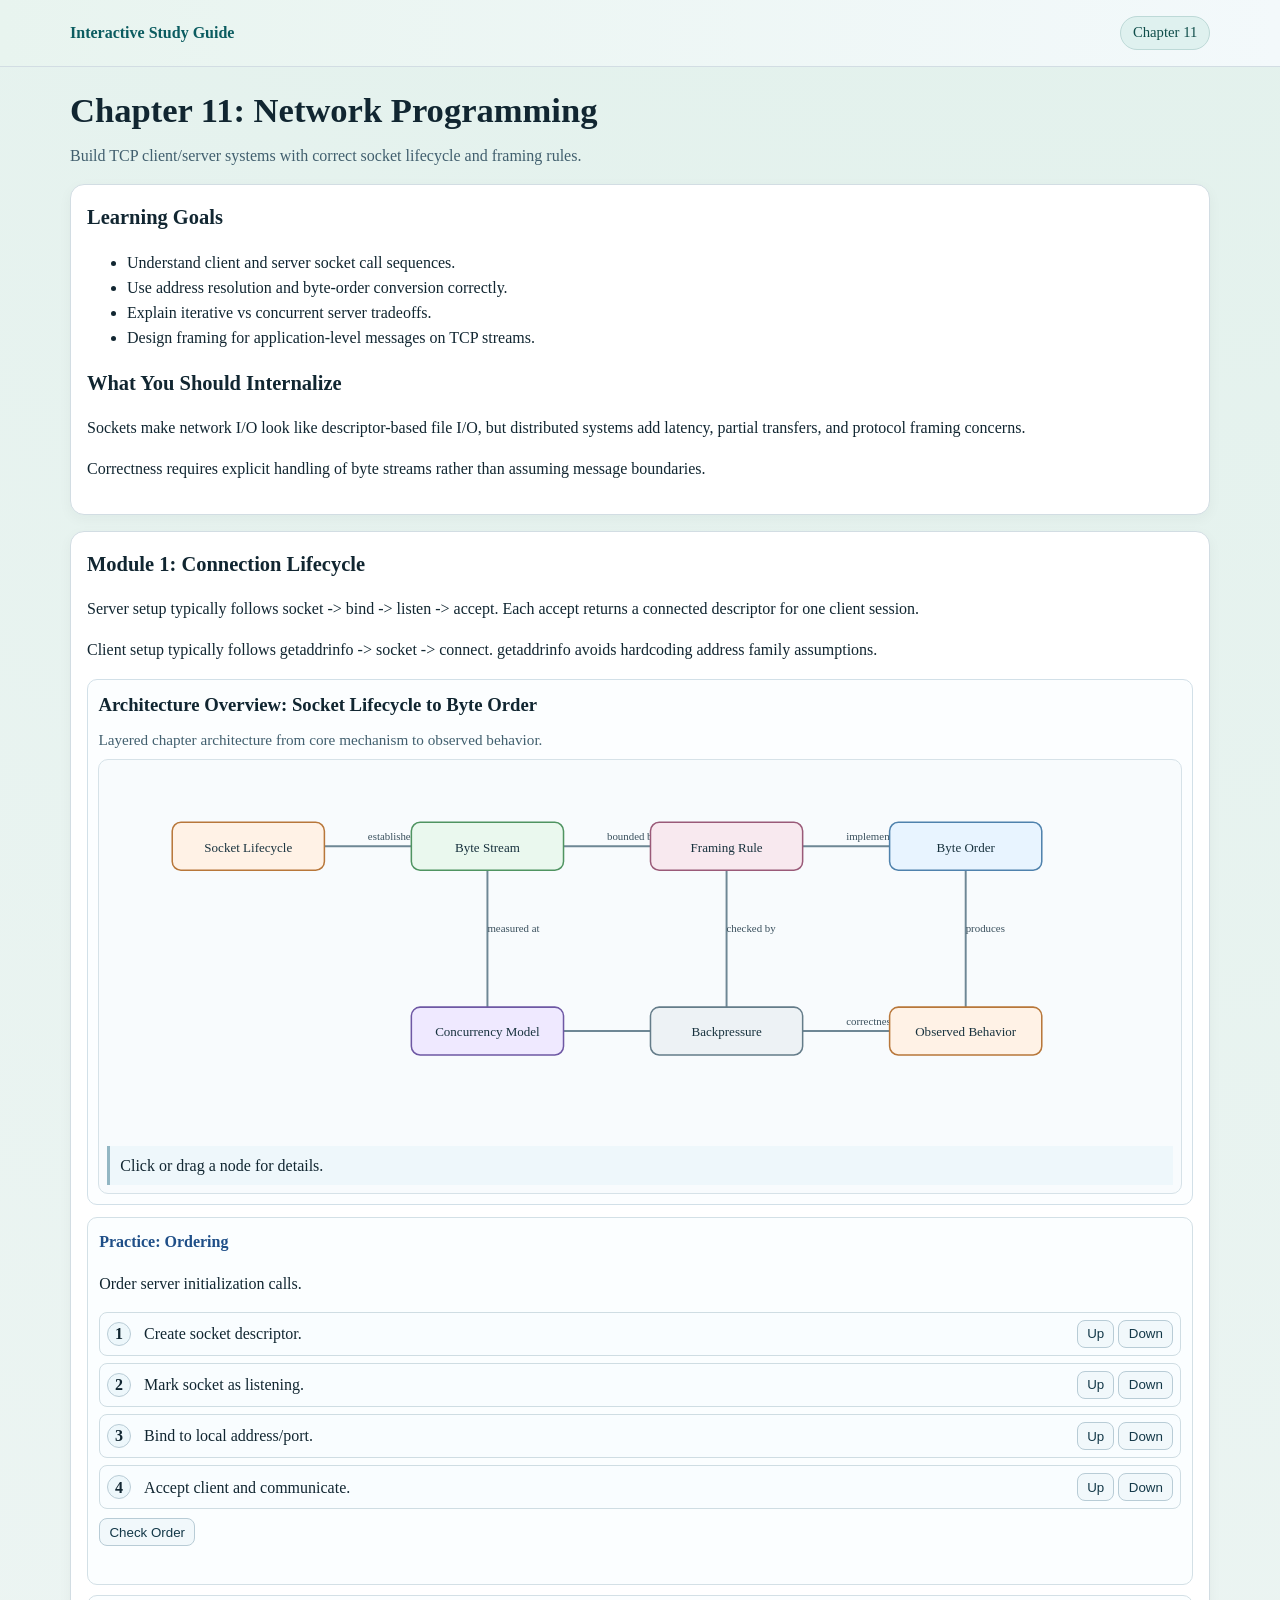
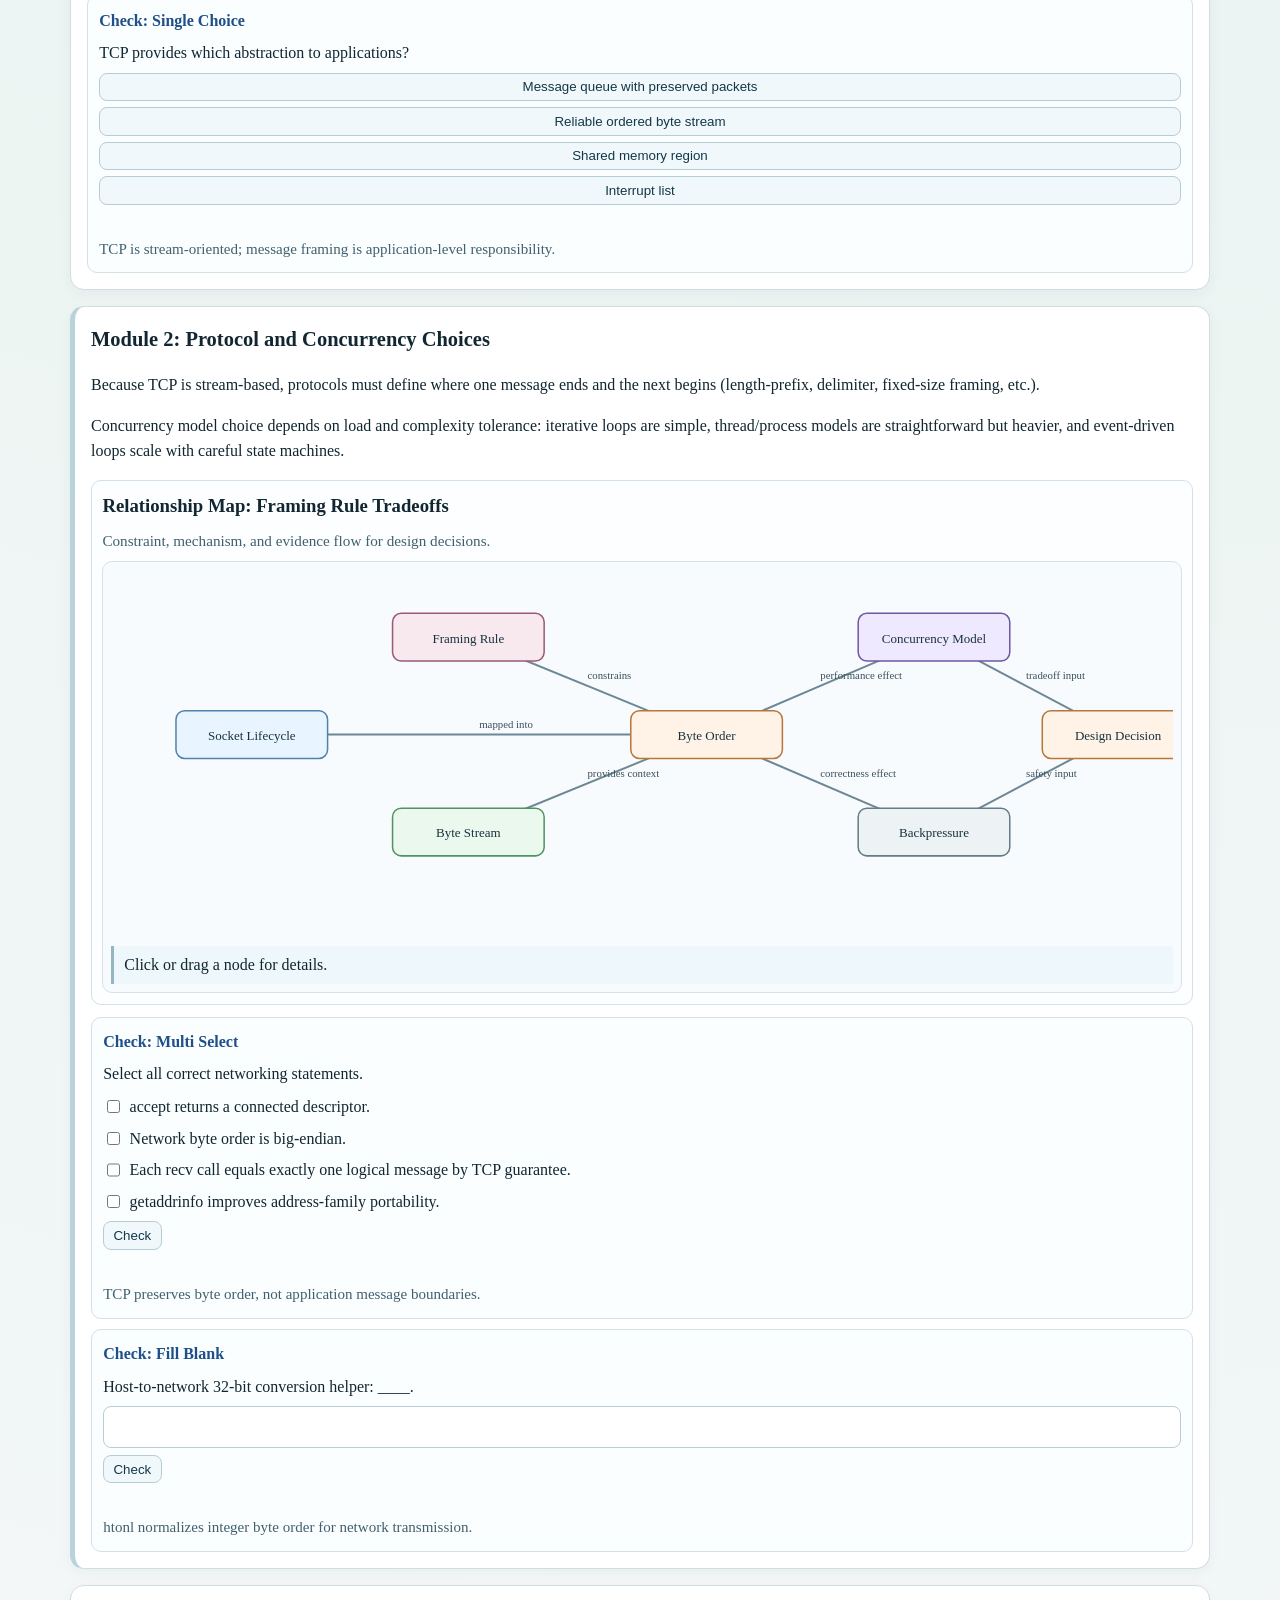
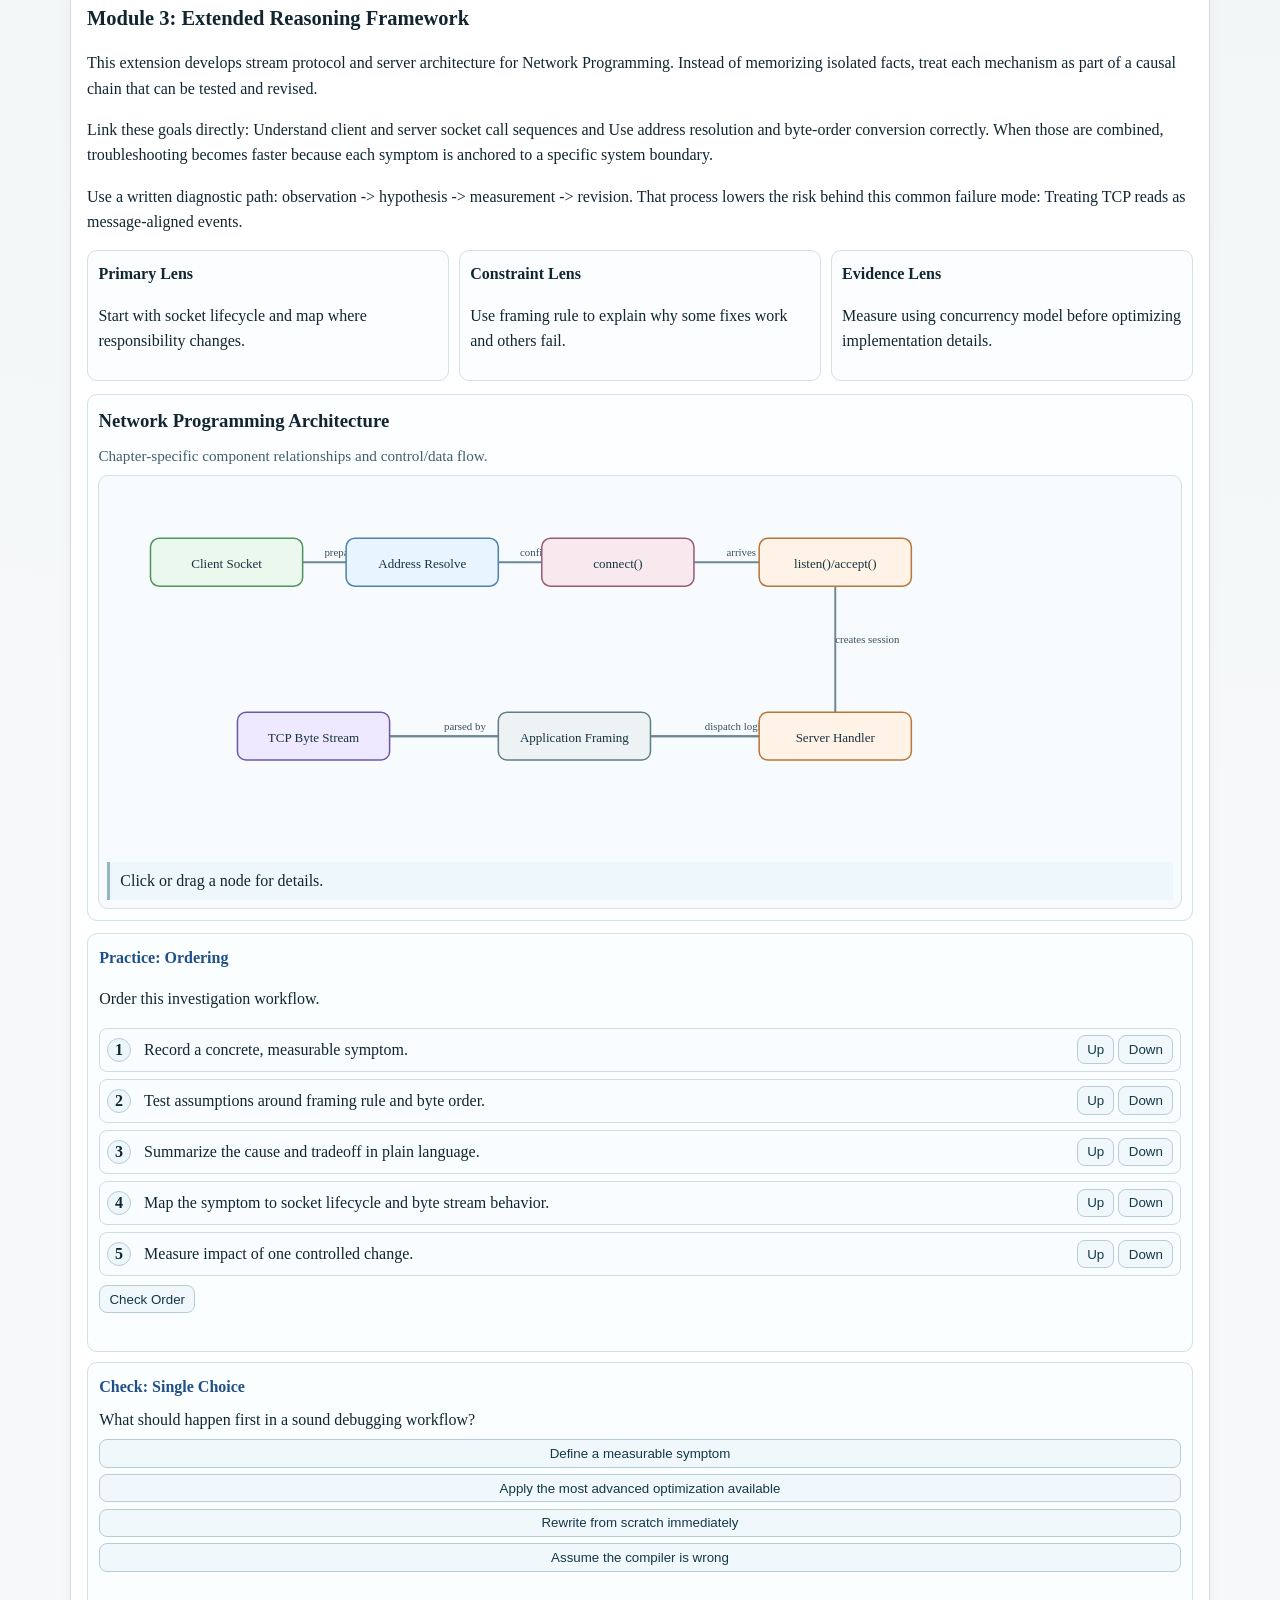
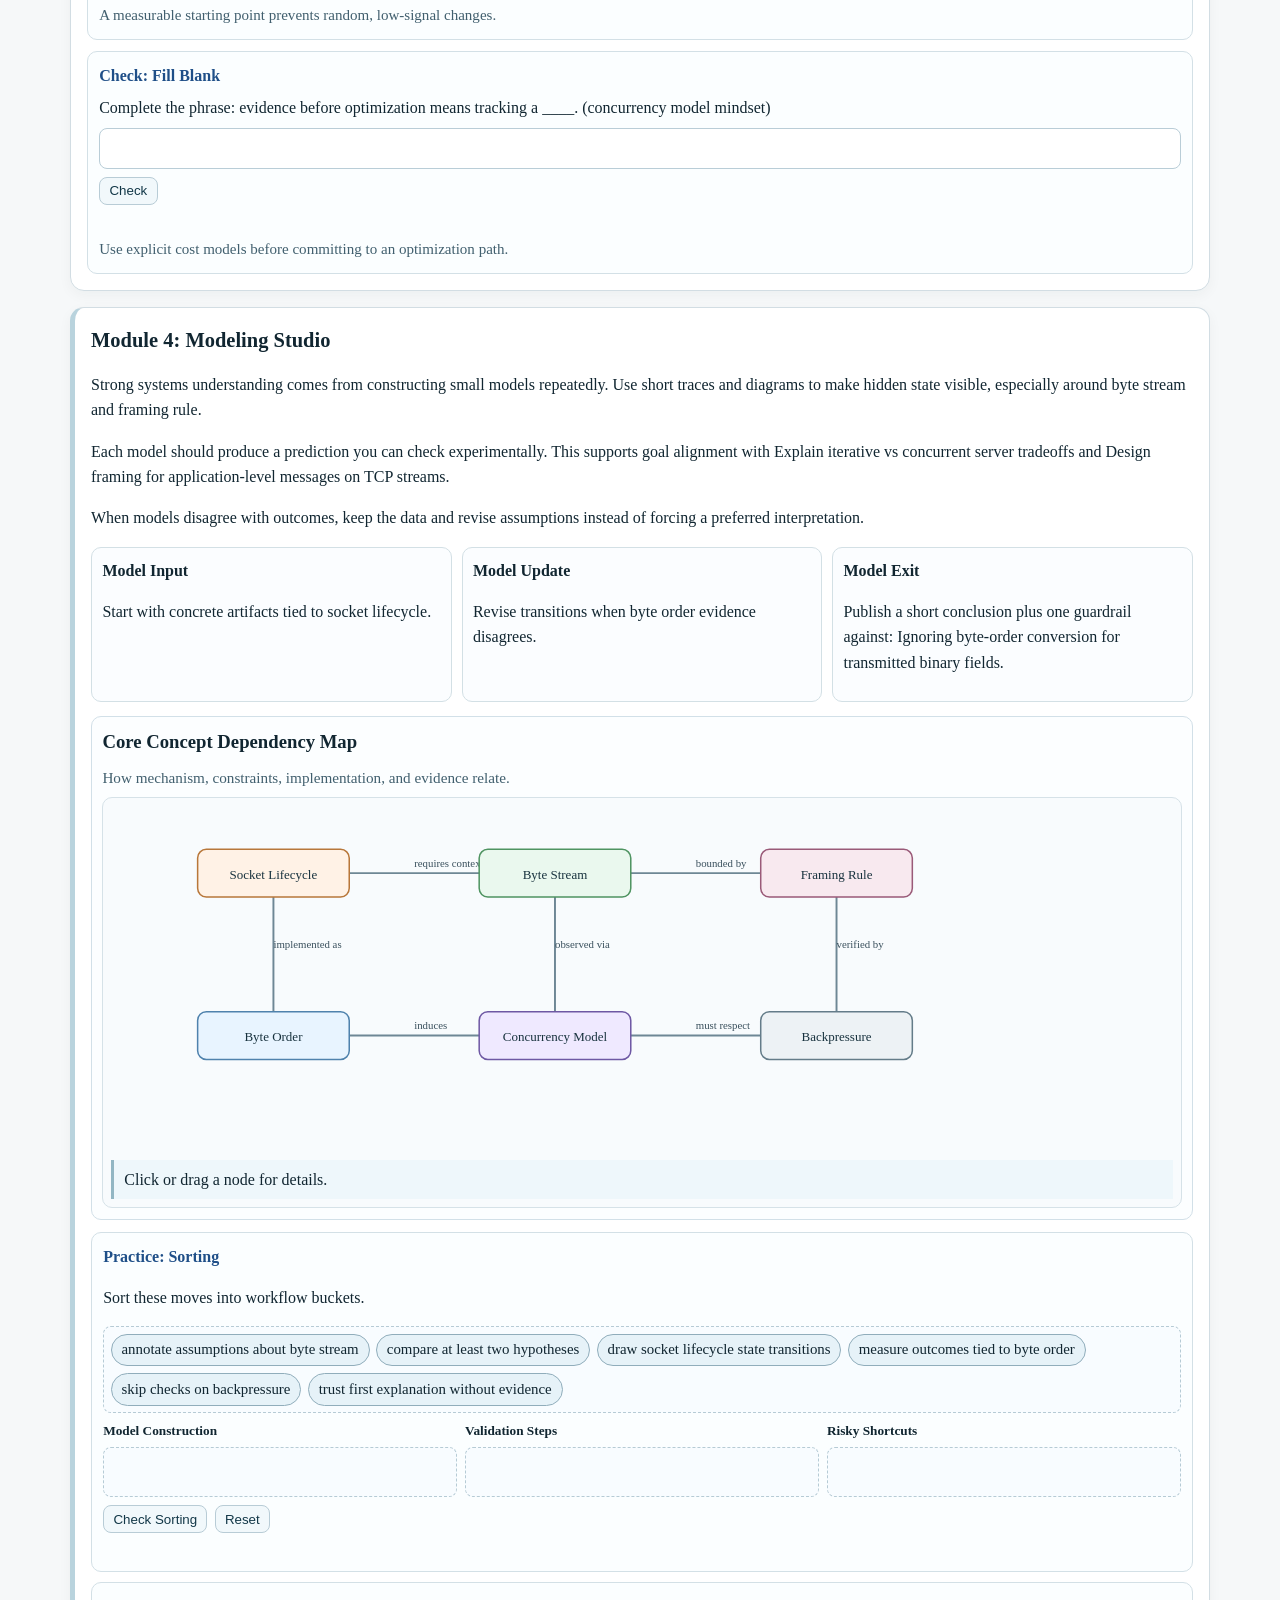
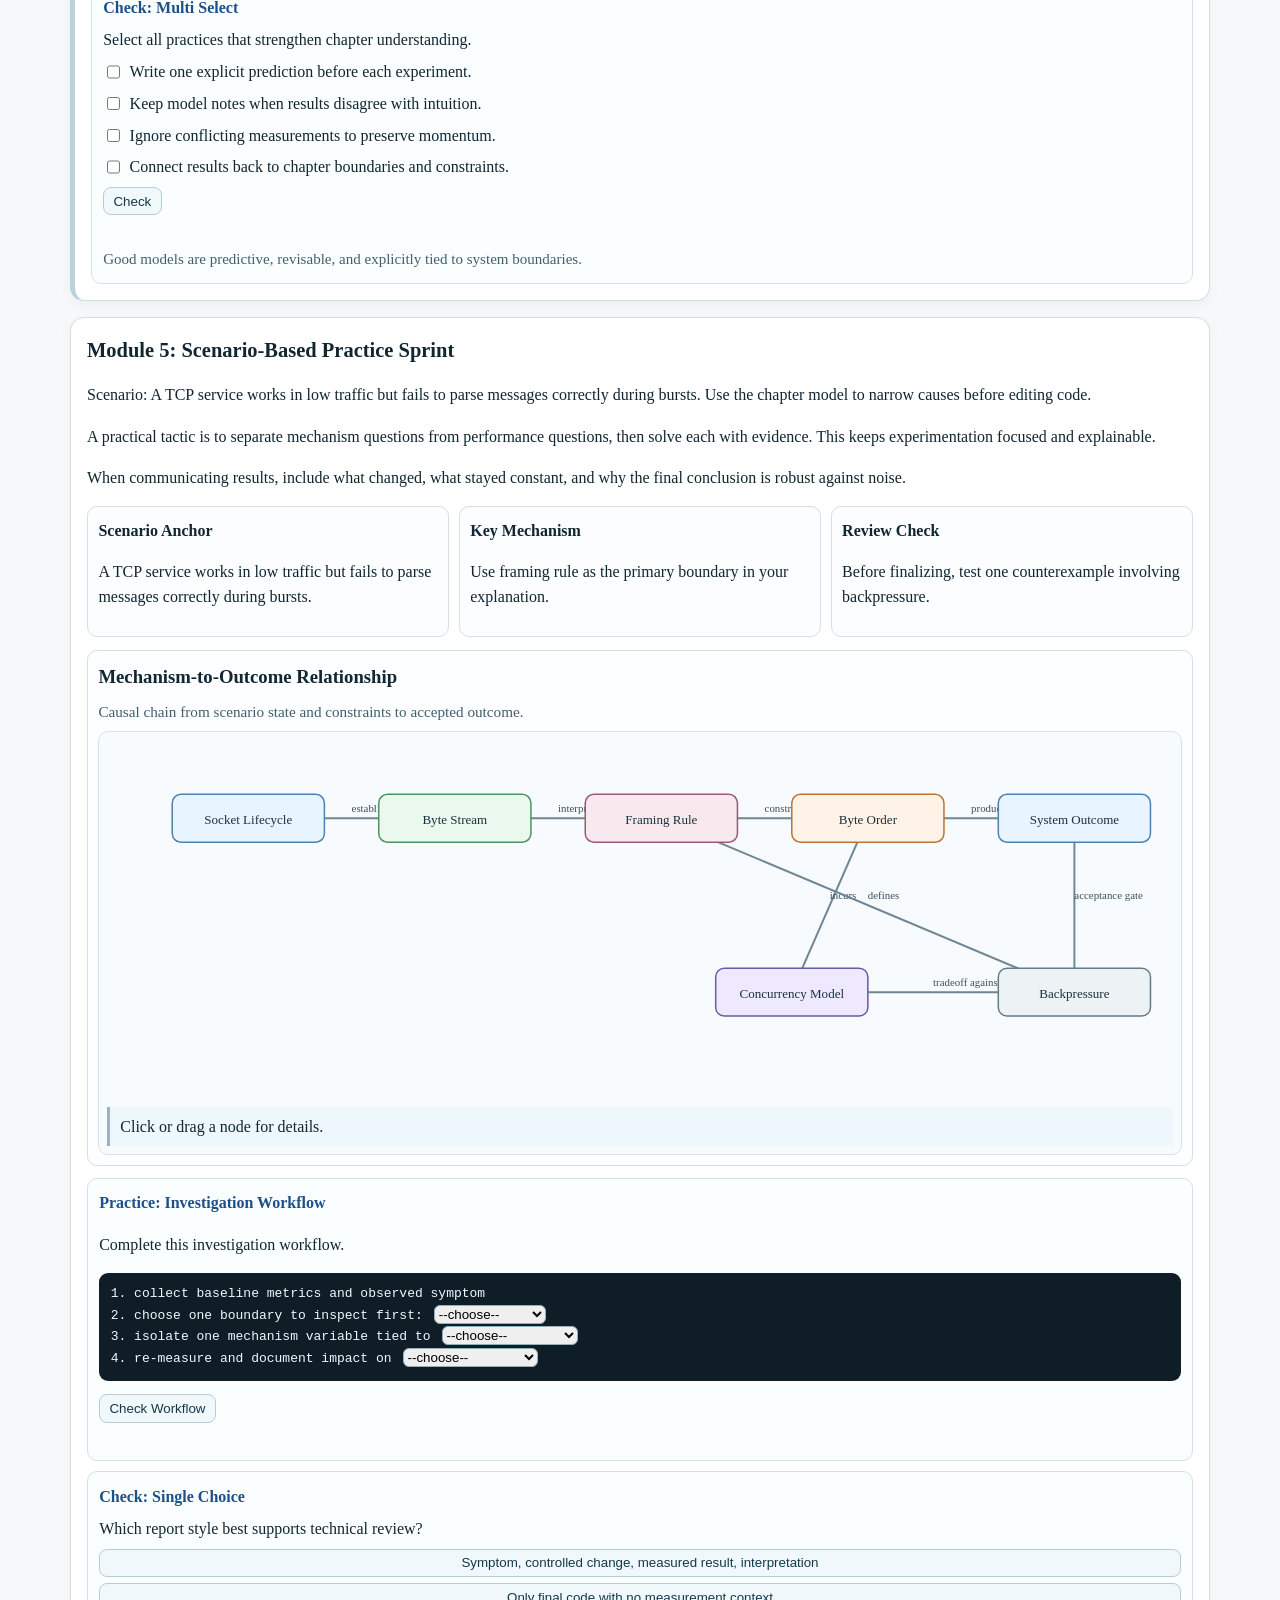
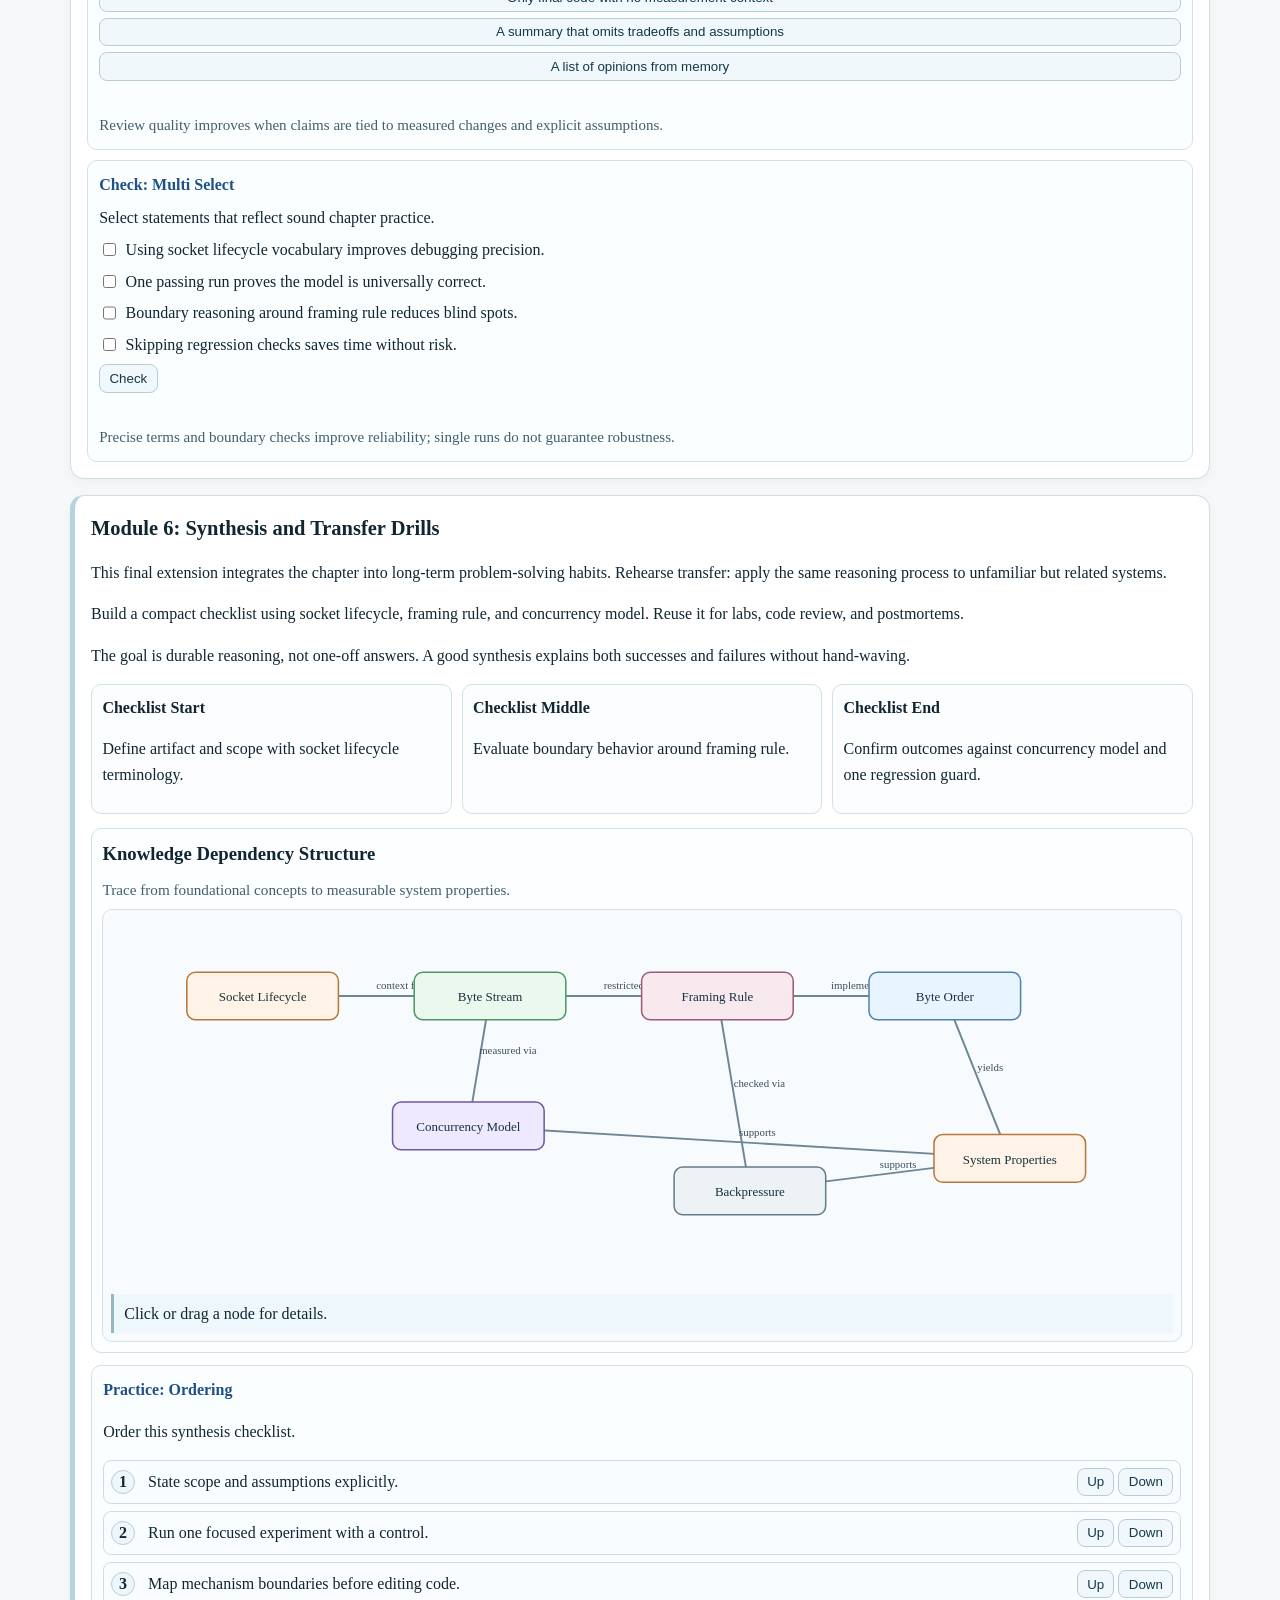
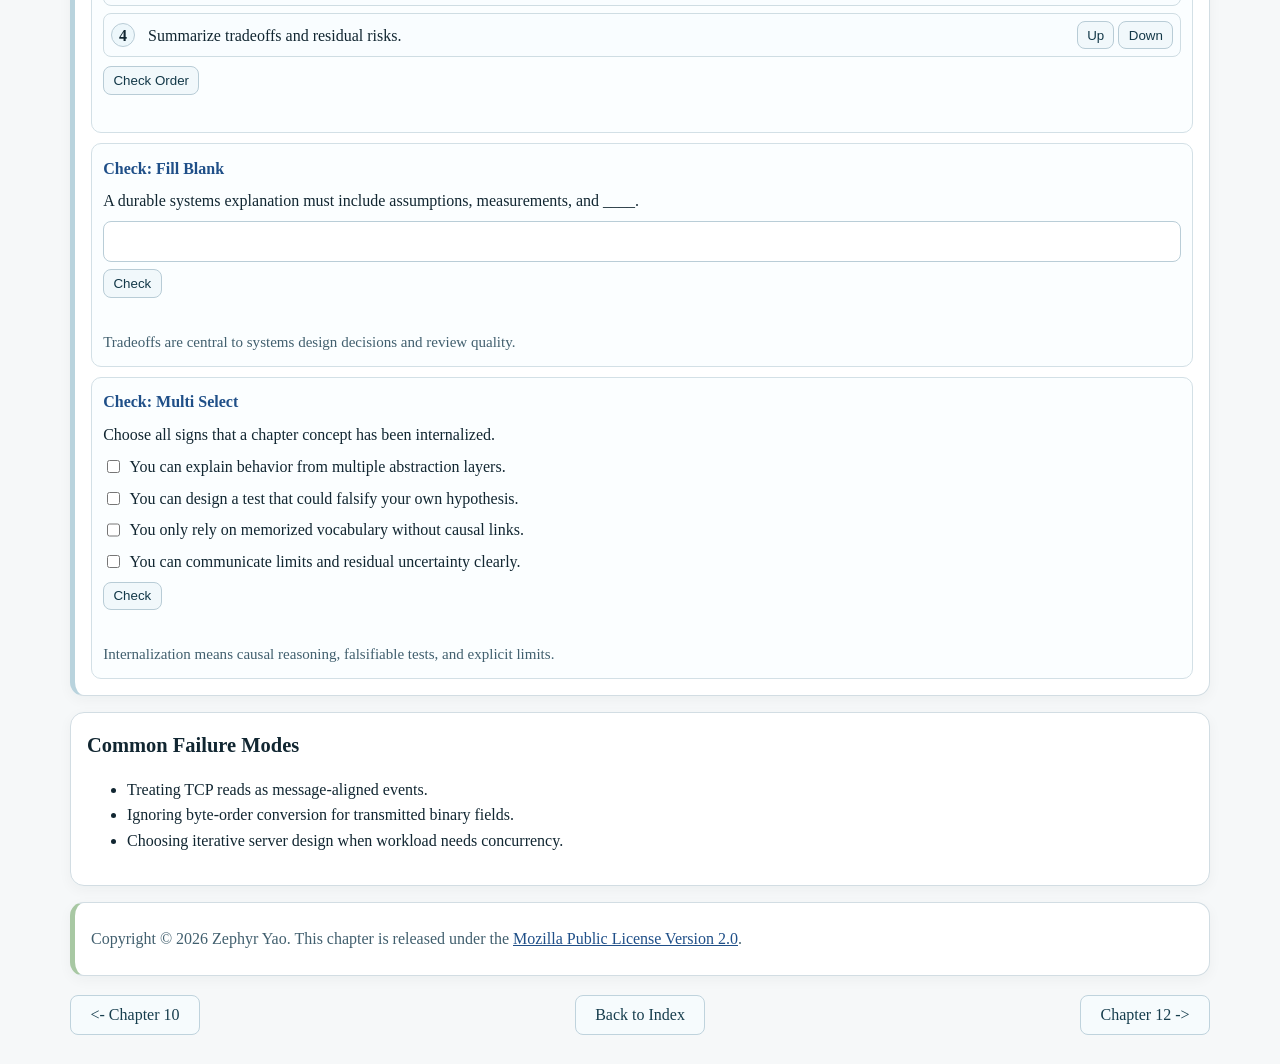
<file: chapter-11.html>
<!doctype html>
<html lang="en">
<head>
  <meta charset="utf-8" />
  <meta name="viewport" content="width=device-width, initial-scale=1" />
  <title>Interactive Systems Study Guide - Chapter 11</title>
  <link rel="stylesheet" href="styles.css" />
</head>
<body>
<header class="site-header">
  <div class="wrap">
    <a class="home-link" href="index.html">Interactive Study Guide</a>
    <span class="chapter-pill">Chapter 11</span>
  </div>
</header>

<main class="wrap chapter-page" data-chapter="11">
  <section class="hero">
    <h1>Chapter 11: Network Programming</h1>
    <p class="hero-sub">Build TCP client/server systems with correct socket lifecycle and framing rules.</p>
  </section>

  <section class="intro-block">
    <h2>Learning Goals</h2>
    <ul><li>Understand client and server socket call sequences.</li><li>Use address resolution and byte-order conversion correctly.</li><li>Explain iterative vs concurrent server tradeoffs.</li><li>Design framing for application-level messages on TCP streams.</li></ul>
    <h2>What You Should Internalize</h2>
    <p>Sockets make network I/O look like descriptor-based file I/O, but distributed systems add latency, partial transfers, and protocol framing concerns.</p><p>Correctness requires explicit handling of byte streams rather than assuming message boundaries.</p>
  </section>

  <section class="module-block"><h2>Module 1: Connection Lifecycle</h2><p>Server setup typically follows socket -&gt; bind -&gt; listen -&gt; accept. Each accept returns a connected descriptor for one client session.</p><p>Client setup typically follows getaddrinfo -&gt; socket -&gt; connect. getaddrinfo avoids hardcoding address family assumptions.</p><section class="diagram-block"><h3>Architecture Overview: Socket Lifecycle to Byte Order</h3><p class="diagram-caption">Layered chapter architecture from core mechanism to observed behavior.</p><div class="diagram-wrap"><svg viewBox="0 0 980 340" role="img" aria-label="Architecture Overview: Socket Lifecycle to Byte Order"><defs><marker id="arrow-11-1-1" viewBox="0 0 10 10" refX="9" refY="5" markerWidth="6" markerHeight="6" orient="auto-start-reverse"><path d="M 0 0 L 10 5 L 0 10 z"></path></marker></defs><line x1="130" y1="72" x2="350" y2="72" class="diag-edge" data-src="core" data-dst="state" marker-end="url(#arrow-11-1-1)"></line><text x="240" y="66" class="diag-edge-label" data-src="core" data-dst="state">establishes</text><line x1="350" y1="72" x2="570" y2="72" class="diag-edge" data-src="state" data-dst="bound" marker-end="url(#arrow-11-1-1)"></line><text x="460" y="66" class="diag-edge-label" data-src="state" data-dst="bound">bounded by</text><line x1="570" y1="72" x2="790" y2="72" class="diag-edge" data-src="bound" data-dst="impl" marker-end="url(#arrow-11-1-1)"></line><text x="680" y="66" class="diag-edge-label" data-src="bound" data-dst="impl">implemented via</text><line x1="350" y1="72" x2="350" y2="242" class="diag-edge" data-src="state" data-dst="perf" marker-end="url(#arrow-11-1-1)"></line><text x="350" y="151" class="diag-edge-label" data-src="state" data-dst="perf">measured at</text><line x1="570" y1="72" x2="570" y2="242" class="diag-edge" data-src="bound" data-dst="corr" marker-end="url(#arrow-11-1-1)"></line><text x="570" y="151" class="diag-edge-label" data-src="bound" data-dst="corr">checked by</text><line x1="790" y1="72" x2="790" y2="242" class="diag-edge" data-src="impl" data-dst="out" marker-end="url(#arrow-11-1-1)"></line><text x="790" y="151" class="diag-edge-label" data-src="impl" data-dst="out">produces</text><line x1="350" y1="242" x2="790" y2="242" class="diag-edge" data-src="perf" data-dst="out" marker-end="url(#arrow-11-1-1)"></line><text x="570" y="236" class="diag-edge-label" data-src="perf" data-dst="out">cost signal</text><line x1="570" y1="242" x2="790" y2="242" class="diag-edge" data-src="corr" data-dst="out" marker-end="url(#arrow-11-1-1)"></line><text x="680" y="236" class="diag-edge-label" data-src="corr" data-dst="out">correctness signal</text><g class="diag-node kind-kernel" tabindex="0" data-node-id="core" data-x="60" data-y="50" data-detail="Core mechanism: socket lifecycle." transform="translate(60 50)"><rect x="0" y="0" width="140" height="44" rx="8"></rect><text x="70" y="27" text-anchor="middle">Socket Lifecycle</text></g><g class="diag-node kind-user" tabindex="0" data-node-id="state" data-x="280" data-y="50" data-detail="State/control context: byte stream." transform="translate(280 50)"><rect x="0" y="0" width="140" height="44" rx="8"></rect><text x="70" y="27" text-anchor="middle">Byte Stream</text></g><g class="diag-node kind-boundary" tabindex="0" data-node-id="bound" data-x="500" data-y="50" data-detail="Boundary/constraint concept: framing rule." transform="translate(500 50)"><rect x="0" y="0" width="140" height="44" rx="8"></rect><text x="70" y="27" text-anchor="middle">Framing Rule</text></g><g class="diag-node kind-tool" tabindex="0" data-node-id="impl" data-x="720" data-y="50" data-detail="Implementation mechanism: byte order." transform="translate(720 50)"><rect x="0" y="0" width="140" height="44" rx="8"></rect><text x="70" y="27" text-anchor="middle">Byte Order</text></g><g class="diag-node kind-hardware" tabindex="0" data-node-id="perf" data-x="280" data-y="220" data-detail="Performance/cost signal: concurrency model." transform="translate(280 220)"><rect x="0" y="0" width="140" height="44" rx="8"></rect><text x="70" y="27" text-anchor="middle">Concurrency Model</text></g><g class="diag-node kind-neutral" tabindex="0" data-node-id="corr" data-x="500" data-y="220" data-detail="Correctness/invariant signal: backpressure." transform="translate(500 220)"><rect x="0" y="0" width="140" height="44" rx="8"></rect><text x="70" y="27" text-anchor="middle">Backpressure</text></g><g class="diag-node kind-kernel" tabindex="0" data-node-id="out" data-x="720" data-y="220" data-detail="Externally visible chapter outcome." transform="translate(720 220)"><rect x="0" y="0" width="140" height="44" rx="8"></rect><text x="70" y="27" text-anchor="middle">Observed Behavior</text></g></svg><p class="diagram-output">Click or drag a node for details.</p></div></section><div class="activity-grid"><article class="activity sequence-task"><h4>Practice: Ordering</h4><p>Order server initialization calls.</p><ul class="sequence-list"><li data-correct="1"><span class="order-num"></span><span class="order-text">Create socket descriptor.</span><div class="order-actions"><button type="button" class="move-up">Up</button><button type="button" class="move-down">Down</button></div></li><li data-correct="3"><span class="order-num"></span><span class="order-text">Mark socket as listening.</span><div class="order-actions"><button type="button" class="move-up">Up</button><button type="button" class="move-down">Down</button></div></li><li data-correct="2"><span class="order-num"></span><span class="order-text">Bind to local address/port.</span><div class="order-actions"><button type="button" class="move-up">Up</button><button type="button" class="move-down">Down</button></div></li><li data-correct="4"><span class="order-num"></span><span class="order-text">Accept client and communicate.</span><div class="order-actions"><button type="button" class="move-up">Up</button><button type="button" class="move-down">Down</button></div></li></ul><button type="button" class="check-sequence">Check Order</button><p class="feedback" aria-live="polite"></p></article><article class="activity single-check"><h4>Check: Single Choice</h4><p class="question">TCP provides which abstraction to applications?</p><div class="choices"><button type="button" class="choice" data-correct="false">Message queue with preserved packets</button><button type="button" class="choice" data-correct="true">Reliable ordered byte stream</button><button type="button" class="choice" data-correct="false">Shared memory region</button><button type="button" class="choice" data-correct="false">Interrupt list</button></div><p class="feedback" aria-live="polite"></p><p class="explain">TCP is stream-oriented; message framing is application-level responsibility.</p></article></div></section><section class="module-block alt"><h2>Module 2: Protocol and Concurrency Choices</h2><p>Because TCP is stream-based, protocols must define where one message ends and the next begins (length-prefix, delimiter, fixed-size framing, etc.).</p><p>Concurrency model choice depends on load and complexity tolerance: iterative loops are simple, thread/process models are straightforward but heavier, and event-driven loops scale with careful state machines.</p><section class="diagram-block"><h3>Relationship Map: Framing Rule Tradeoffs</h3><p class="diagram-caption">Constraint, mechanism, and evidence flow for design decisions.</p><div class="diagram-wrap"><svg viewBox="0 0 980 340" role="img" aria-label="Relationship Map: Framing Rule Tradeoffs"><defs><marker id="arrow-11-2-1" viewBox="0 0 10 10" refX="9" refY="5" markerWidth="6" markerHeight="6" orient="auto-start-reverse"><path d="M 0 0 L 10 5 L 0 10 z"></path></marker></defs><line x1="130" y1="152" x2="550" y2="152" class="diag-edge" data-src="src" data-dst="mech" marker-end="url(#arrow-11-2-1)"></line><text x="340" y="146" class="diag-edge-label" data-src="src" data-dst="mech">mapped into</text><line x1="330" y1="62" x2="550" y2="152" class="diag-edge" data-src="rule" data-dst="mech" marker-end="url(#arrow-11-2-1)"></line><text x="440" y="101" class="diag-edge-label" data-src="rule" data-dst="mech">constrains</text><line x1="330" y1="242" x2="550" y2="152" class="diag-edge" data-src="ctx" data-dst="mech" marker-end="url(#arrow-11-2-1)"></line><text x="440" y="191" class="diag-edge-label" data-src="ctx" data-dst="mech">provides context</text><line x1="550" y1="152" x2="760" y2="62" class="diag-edge" data-src="mech" data-dst="perf" marker-end="url(#arrow-11-2-1)"></line><text x="655" y="101" class="diag-edge-label" data-src="mech" data-dst="perf">performance effect</text><line x1="550" y1="152" x2="760" y2="242" class="diag-edge" data-src="mech" data-dst="corr" marker-end="url(#arrow-11-2-1)"></line><text x="655" y="191" class="diag-edge-label" data-src="mech" data-dst="corr">correctness effect</text><line x1="760" y1="62" x2="930" y2="152" class="diag-edge" data-src="perf" data-dst="dec" marker-end="url(#arrow-11-2-1)"></line><text x="845" y="101" class="diag-edge-label" data-src="perf" data-dst="dec">tradeoff input</text><line x1="760" y1="242" x2="930" y2="152" class="diag-edge" data-src="corr" data-dst="dec" marker-end="url(#arrow-11-2-1)"></line><text x="845" y="191" class="diag-edge-label" data-src="corr" data-dst="dec">safety input</text><g class="diag-node kind-tool" tabindex="0" data-node-id="src" data-x="60" data-y="130" data-detail="Input artifact or focal mechanism: socket lifecycle." transform="translate(60 130)"><rect x="0" y="0" width="140" height="44" rx="8"></rect><text x="70" y="27" text-anchor="middle">Socket Lifecycle</text></g><g class="diag-node kind-boundary" tabindex="0" data-node-id="rule" data-x="260" data-y="40" data-detail="Constraint layer: framing rule." transform="translate(260 40)"><rect x="0" y="0" width="140" height="44" rx="8"></rect><text x="70" y="27" text-anchor="middle">Framing Rule</text></g><g class="diag-node kind-user" tabindex="0" data-node-id="ctx" data-x="260" data-y="220" data-detail="Context/state layer: byte stream." transform="translate(260 220)"><rect x="0" y="0" width="140" height="44" rx="8"></rect><text x="70" y="27" text-anchor="middle">Byte Stream</text></g><g class="diag-node kind-kernel" tabindex="0" data-node-id="mech" data-x="480" data-y="130" data-detail="Operational mechanism: byte order." transform="translate(480 130)"><rect x="0" y="0" width="140" height="44" rx="8"></rect><text x="70" y="27" text-anchor="middle">Byte Order</text></g><g class="diag-node kind-hardware" tabindex="0" data-node-id="perf" data-x="690" data-y="40" data-detail="Performance evidence: concurrency model." transform="translate(690 40)"><rect x="0" y="0" width="140" height="44" rx="8"></rect><text x="70" y="27" text-anchor="middle">Concurrency Model</text></g><g class="diag-node kind-neutral" tabindex="0" data-node-id="corr" data-x="690" data-y="220" data-detail="Correctness evidence: backpressure." transform="translate(690 220)"><rect x="0" y="0" width="140" height="44" rx="8"></rect><text x="70" y="27" text-anchor="middle">Backpressure</text></g><g class="diag-node kind-kernel" tabindex="0" data-node-id="dec" data-x="860" data-y="130" data-detail="Balanced conclusion from performance and correctness signals." transform="translate(860 130)"><rect x="0" y="0" width="140" height="44" rx="8"></rect><text x="70" y="27" text-anchor="middle">Design Decision</text></g></svg><p class="diagram-output">Click or drag a node for details.</p></div></section><div class="activity-grid"><article class="activity multi-check"><h4>Check: Multi Select</h4><p class="question">Select all correct networking statements.</p><div class="multi-list"><label class="multi-option"><input type="checkbox" data-correct="true" /> <span>accept returns a connected descriptor.</span></label><label class="multi-option"><input type="checkbox" data-correct="true" /> <span>Network byte order is big-endian.</span></label><label class="multi-option"><input type="checkbox" data-correct="false" /> <span>Each recv call equals exactly one logical message by TCP guarantee.</span></label><label class="multi-option"><input type="checkbox" data-correct="true" /> <span>getaddrinfo improves address-family portability.</span></label></div><button type="button" class="check-multi">Check</button><p class="feedback" aria-live="polite"></p><p class="explain">TCP preserves byte order, not application message boundaries.</p></article><article class="activity blank-check"><h4>Check: Fill Blank</h4><p class="question">Host-to-network 32-bit conversion helper: ____.</p><input type="text" class="blank-input" data-answers="htonl" /><button type="button" class="check-blank">Check</button><p class="feedback" aria-live="polite"></p><p class="explain">htonl normalizes integer byte order for network transmission.</p></article></div></section><section class="module-block"><h2>Module 3: Extended Reasoning Framework</h2><p>This extension develops stream protocol and server architecture for Network Programming. Instead of memorizing isolated facts, treat each mechanism as part of a causal chain that can be tested and revised.</p><p>Link these goals directly: Understand client and server socket call sequences and Use address resolution and byte-order conversion correctly. When those are combined, troubleshooting becomes faster because each symptom is anchored to a specific system boundary.</p><p>Use a written diagnostic path: observation -&gt; hypothesis -&gt; measurement -&gt; revision. That process lowers the risk behind this common failure mode: Treating TCP reads as message-aligned events.</p><div class="knowledge-grid"><article class="knowledge-card"><h4>Primary Lens</h4><p>Start with socket lifecycle and map where responsibility changes.</p></article><article class="knowledge-card"><h4>Constraint Lens</h4><p>Use framing rule to explain why some fixes work and others fail.</p></article><article class="knowledge-card"><h4>Evidence Lens</h4><p>Measure using concurrency model before optimizing implementation details.</p></article></div><section class="diagram-block"><h3>Network Programming Architecture</h3><p class="diagram-caption">Chapter-specific component relationships and control/data flow.</p><div class="diagram-wrap"><svg viewBox="0 0 980 340" role="img" aria-label="Network Programming Architecture"><defs><marker id="arrow-11-3-1" viewBox="0 0 10 10" refX="9" refY="5" markerWidth="6" markerHeight="6" orient="auto-start-reverse"><path d="M 0 0 L 10 5 L 0 10 z"></path></marker></defs><line x1="110" y1="72" x2="290" y2="72" class="diag-edge" data-src="client" data-dst="resolve" marker-end="url(#arrow-11-3-1)"></line><text x="200" y="66" class="diag-edge-label" data-src="client" data-dst="resolve">prepare target</text><line x1="290" y1="72" x2="470" y2="72" class="diag-edge" data-src="resolve" data-dst="connect" marker-end="url(#arrow-11-3-1)"></line><text x="380" y="66" class="diag-edge-label" data-src="resolve" data-dst="connect">configure</text><line x1="470" y1="72" x2="670" y2="72" class="diag-edge" data-src="connect" data-dst="listen" marker-end="url(#arrow-11-3-1)"></line><text x="570" y="66" class="diag-edge-label" data-src="connect" data-dst="listen">arrives at</text><line x1="670" y1="72" x2="670" y2="232" class="diag-edge" data-src="listen" data-dst="worker" marker-end="url(#arrow-11-3-1)"></line><text x="670" y="146" class="diag-edge-label" data-src="listen" data-dst="worker">creates session</text><line x1="670" y1="232" x2="190" y2="232" class="diag-edge" data-src="worker" data-dst="stream" marker-end="url(#arrow-11-3-1)"></line><text x="430" y="226" class="diag-edge-label" data-src="worker" data-dst="stream">read/write</text><line x1="190" y1="232" x2="430" y2="232" class="diag-edge" data-src="stream" data-dst="frame" marker-end="url(#arrow-11-3-1)"></line><text x="310" y="226" class="diag-edge-label" data-src="stream" data-dst="frame">parsed by</text><line x1="430" y1="232" x2="670" y2="232" class="diag-edge" data-src="frame" data-dst="worker" marker-end="url(#arrow-11-3-1)"></line><text x="550" y="226" class="diag-edge-label" data-src="frame" data-dst="worker">dispatch logic</text><g class="diag-node kind-user" tabindex="0" data-node-id="client" data-x="40" data-y="50" data-detail="Endpoint initiating connection." transform="translate(40 50)"><rect x="0" y="0" width="140" height="44" rx="8"></rect><text x="70" y="27" text-anchor="middle">Client Socket</text></g><g class="diag-node kind-tool" tabindex="0" data-node-id="resolve" data-x="220" data-y="50" data-detail="Host/service to usable sockaddr." transform="translate(220 50)"><rect x="0" y="0" width="140" height="44" rx="8"></rect><text x="70" y="27" text-anchor="middle">Address Resolve</text></g><g class="diag-node kind-boundary" tabindex="0" data-node-id="connect" data-x="400" data-y="50" data-detail="Active open toward server port." transform="translate(400 50)"><rect x="0" y="0" width="140" height="44" rx="8"></rect><text x="70" y="27" text-anchor="middle">connect()</text></g><g class="diag-node kind-kernel" tabindex="0" data-node-id="listen" data-x="600" data-y="50" data-detail="Passive open and session creation." transform="translate(600 50)"><rect x="0" y="0" width="140" height="44" rx="8"></rect><text x="70" y="27" text-anchor="middle">listen()/accept()</text></g><g class="diag-node kind-hardware" tabindex="0" data-node-id="stream" data-x="120" data-y="210" data-detail="Ordered reliable transport channel." transform="translate(120 210)"><rect x="0" y="0" width="140" height="44" rx="8"></rect><text x="70" y="27" text-anchor="middle">TCP Byte Stream</text></g><g class="diag-node kind-neutral" tabindex="0" data-node-id="frame" data-x="360" data-y="210" data-detail="Message boundaries on top of stream." transform="translate(360 210)"><rect x="0" y="0" width="140" height="44" rx="8"></rect><text x="70" y="27" text-anchor="middle">Application Framing</text></g><g class="diag-node kind-kernel" tabindex="0" data-node-id="worker" data-x="600" data-y="210" data-detail="Per-connection processing logic." transform="translate(600 210)"><rect x="0" y="0" width="140" height="44" rx="8"></rect><text x="70" y="27" text-anchor="middle">Server Handler</text></g></svg><p class="diagram-output">Click or drag a node for details.</p></div></section><div class="activity-grid"><article class="activity sequence-task"><h4>Practice: Ordering</h4><p>Order this investigation workflow.</p><ul class="sequence-list"><li data-correct="1"><span class="order-num"></span><span class="order-text">Record a concrete, measurable symptom.</span><div class="order-actions"><button type="button" class="move-up">Up</button><button type="button" class="move-down">Down</button></div></li><li data-correct="3"><span class="order-num"></span><span class="order-text">Test assumptions around framing rule and byte order.</span><div class="order-actions"><button type="button" class="move-up">Up</button><button type="button" class="move-down">Down</button></div></li><li data-correct="5"><span class="order-num"></span><span class="order-text">Summarize the cause and tradeoff in plain language.</span><div class="order-actions"><button type="button" class="move-up">Up</button><button type="button" class="move-down">Down</button></div></li><li data-correct="2"><span class="order-num"></span><span class="order-text">Map the symptom to socket lifecycle and byte stream behavior.</span><div class="order-actions"><button type="button" class="move-up">Up</button><button type="button" class="move-down">Down</button></div></li><li data-correct="4"><span class="order-num"></span><span class="order-text">Measure impact of one controlled change.</span><div class="order-actions"><button type="button" class="move-up">Up</button><button type="button" class="move-down">Down</button></div></li></ul><button type="button" class="check-sequence">Check Order</button><p class="feedback" aria-live="polite"></p></article><article class="activity single-check"><h4>Check: Single Choice</h4><p class="question">What should happen first in a sound debugging workflow?</p><div class="choices"><button type="button" class="choice" data-correct="true">Define a measurable symptom</button><button type="button" class="choice" data-correct="false">Apply the most advanced optimization available</button><button type="button" class="choice" data-correct="false">Rewrite from scratch immediately</button><button type="button" class="choice" data-correct="false">Assume the compiler is wrong</button></div><p class="feedback" aria-live="polite"></p><p class="explain">A measurable starting point prevents random, low-signal changes.</p></article><article class="activity blank-check"><h4>Check: Fill Blank</h4><p class="question">Complete the phrase: evidence before optimization means tracking a ____. (concurrency model mindset)</p><input type="text" class="blank-input" data-answers="concurrency|concurrency model" /><button type="button" class="check-blank">Check</button><p class="feedback" aria-live="polite"></p><p class="explain">Use explicit cost models before committing to an optimization path.</p></article></div></section><section class="module-block alt"><h2>Module 4: Modeling Studio</h2><p>Strong systems understanding comes from constructing small models repeatedly. Use short traces and diagrams to make hidden state visible, especially around byte stream and framing rule.</p><p>Each model should produce a prediction you can check experimentally. This supports goal alignment with Explain iterative vs concurrent server tradeoffs and Design framing for application-level messages on TCP streams.</p><p>When models disagree with outcomes, keep the data and revise assumptions instead of forcing a preferred interpretation.</p><div class="knowledge-grid"><article class="knowledge-card"><h4>Model Input</h4><p>Start with concrete artifacts tied to socket lifecycle.</p></article><article class="knowledge-card"><h4>Model Update</h4><p>Revise transitions when byte order evidence disagrees.</p></article><article class="knowledge-card"><h4>Model Exit</h4><p>Publish a short conclusion plus one guardrail against: Ignoring byte-order conversion for transmitted binary fields.</p></article></div><section class="diagram-block"><h3>Core Concept Dependency Map</h3><p class="diagram-caption">How mechanism, constraints, implementation, and evidence relate.</p><div class="diagram-wrap"><svg viewBox="0 0 980 320" role="img" aria-label="Core Concept Dependency Map"><defs><marker id="arrow-11-4-1" viewBox="0 0 10 10" refX="9" refY="5" markerWidth="6" markerHeight="6" orient="auto-start-reverse"><path d="M 0 0 L 10 5 L 0 10 z"></path></marker></defs><line x1="150" y1="62" x2="410" y2="62" class="diag-edge" data-src="t0" data-dst="t1" marker-end="url(#arrow-11-4-1)"></line><text x="280" y="56" class="diag-edge-label" data-src="t0" data-dst="t1">requires context</text><line x1="410" y1="62" x2="670" y2="62" class="diag-edge" data-src="t1" data-dst="t2" marker-end="url(#arrow-11-4-1)"></line><text x="540" y="56" class="diag-edge-label" data-src="t1" data-dst="t2">bounded by</text><line x1="150" y1="62" x2="150" y2="212" class="diag-edge" data-src="t0" data-dst="t3" marker-end="url(#arrow-11-4-1)"></line><text x="150" y="131" class="diag-edge-label" data-src="t0" data-dst="t3">implemented as</text><line x1="410" y1="62" x2="410" y2="212" class="diag-edge" data-src="t1" data-dst="t4" marker-end="url(#arrow-11-4-1)"></line><text x="410" y="131" class="diag-edge-label" data-src="t1" data-dst="t4">observed via</text><line x1="670" y1="62" x2="670" y2="212" class="diag-edge" data-src="t2" data-dst="t5" marker-end="url(#arrow-11-4-1)"></line><text x="670" y="131" class="diag-edge-label" data-src="t2" data-dst="t5">verified by</text><line x1="150" y1="212" x2="410" y2="212" class="diag-edge" data-src="t3" data-dst="t4" marker-end="url(#arrow-11-4-1)"></line><text x="280" y="206" class="diag-edge-label" data-src="t3" data-dst="t4">induces</text><line x1="410" y1="212" x2="670" y2="212" class="diag-edge" data-src="t4" data-dst="t5" marker-end="url(#arrow-11-4-1)"></line><text x="540" y="206" class="diag-edge-label" data-src="t4" data-dst="t5">must respect</text><g class="diag-node kind-kernel" tabindex="0" data-node-id="t0" data-x="80" data-y="40" data-detail="Primary mechanism concept: socket lifecycle." transform="translate(80 40)"><rect x="0" y="0" width="140" height="44" rx="8"></rect><text x="70" y="27" text-anchor="middle">Socket Lifecycle</text></g><g class="diag-node kind-user" tabindex="0" data-node-id="t1" data-x="340" data-y="40" data-detail="State/control context: byte stream." transform="translate(340 40)"><rect x="0" y="0" width="140" height="44" rx="8"></rect><text x="70" y="27" text-anchor="middle">Byte Stream</text></g><g class="diag-node kind-boundary" tabindex="0" data-node-id="t2" data-x="600" data-y="40" data-detail="Constraint boundary: framing rule." transform="translate(600 40)"><rect x="0" y="0" width="140" height="44" rx="8"></rect><text x="70" y="27" text-anchor="middle">Framing Rule</text></g><g class="diag-node kind-tool" tabindex="0" data-node-id="t3" data-x="80" data-y="190" data-detail="Operational implementation concept: byte order." transform="translate(80 190)"><rect x="0" y="0" width="140" height="44" rx="8"></rect><text x="70" y="27" text-anchor="middle">Byte Order</text></g><g class="diag-node kind-hardware" tabindex="0" data-node-id="t4" data-x="340" data-y="190" data-detail="Performance/cost observation concept: concurrency model." transform="translate(340 190)"><rect x="0" y="0" width="140" height="44" rx="8"></rect><text x="70" y="27" text-anchor="middle">Concurrency Model</text></g><g class="diag-node kind-neutral" tabindex="0" data-node-id="t5" data-x="600" data-y="190" data-detail="Correctness/invariant check concept: backpressure." transform="translate(600 190)"><rect x="0" y="0" width="140" height="44" rx="8"></rect><text x="70" y="27" text-anchor="middle">Backpressure</text></g></svg><p class="diagram-output">Click or drag a node for details.</p></div></section><div class="activity-grid"><article class="activity drag-task"><h4>Practice: Sorting</h4><p>Sort these moves into workflow buckets.</p><div class="drag-pool"><div class="drag-item" draggable="true" data-value="annotate assumptions about byte stream">annotate assumptions about byte stream</div><div class="drag-item" draggable="true" data-value="compare at least two hypotheses">compare at least two hypotheses</div><div class="drag-item" draggable="true" data-value="draw socket lifecycle state transitions">draw socket lifecycle state transitions</div><div class="drag-item" draggable="true" data-value="measure outcomes tied to byte order">measure outcomes tied to byte order</div><div class="drag-item" draggable="true" data-value="skip checks on backpressure">skip checks on backpressure</div><div class="drag-item" draggable="true" data-value="trust first explanation without evidence">trust first explanation without evidence</div></div><div class="drop-grid"><div class="drop-col"><h5>Model Construction</h5><div class="drop-zone" data-answers="draw socket lifecycle state transitions|annotate assumptions about byte stream"></div></div><div class="drop-col"><h5>Validation Steps</h5><div class="drop-zone" data-answers="measure outcomes tied to byte order|compare at least two hypotheses"></div></div><div class="drop-col"><h5>Risky Shortcuts</h5><div class="drop-zone" data-answers="skip checks on backpressure|trust first explanation without evidence"></div></div></div><div class="task-actions"><button type="button" class="check-drag">Check Sorting</button><button type="button" class="reset-drag">Reset</button></div><p class="feedback" aria-live="polite"></p></article><article class="activity multi-check"><h4>Check: Multi Select</h4><p class="question">Select all practices that strengthen chapter understanding.</p><div class="multi-list"><label class="multi-option"><input type="checkbox" data-correct="true" /> <span>Write one explicit prediction before each experiment.</span></label><label class="multi-option"><input type="checkbox" data-correct="true" /> <span>Keep model notes when results disagree with intuition.</span></label><label class="multi-option"><input type="checkbox" data-correct="false" /> <span>Ignore conflicting measurements to preserve momentum.</span></label><label class="multi-option"><input type="checkbox" data-correct="true" /> <span>Connect results back to chapter boundaries and constraints.</span></label></div><button type="button" class="check-multi">Check</button><p class="feedback" aria-live="polite"></p><p class="explain">Good models are predictive, revisable, and explicitly tied to system boundaries.</p></article></div></section><section class="module-block"><h2>Module 5: Scenario-Based Practice Sprint</h2><p>Scenario: A TCP service works in low traffic but fails to parse messages correctly during bursts. Use the chapter model to narrow causes before editing code.</p><p>A practical tactic is to separate mechanism questions from performance questions, then solve each with evidence. This keeps experimentation focused and explainable.</p><p>When communicating results, include what changed, what stayed constant, and why the final conclusion is robust against noise.</p><div class="knowledge-grid"><article class="knowledge-card"><h4>Scenario Anchor</h4><p>A TCP service works in low traffic but fails to parse messages correctly during bursts.</p></article><article class="knowledge-card"><h4>Key Mechanism</h4><p>Use framing rule as the primary boundary in your explanation.</p></article><article class="knowledge-card"><h4>Review Check</h4><p>Before finalizing, test one counterexample involving backpressure.</p></article></div><section class="diagram-block"><h3>Mechanism-to-Outcome Relationship</h3><p class="diagram-caption">Causal chain from scenario state and constraints to accepted outcome.</p><div class="diagram-wrap"><svg viewBox="0 0 980 330" role="img" aria-label="Mechanism-to-Outcome Relationship"><defs><marker id="arrow-11-5-1" viewBox="0 0 10 10" refX="9" refY="5" markerWidth="6" markerHeight="6" orient="auto-start-reverse"><path d="M 0 0 L 10 5 L 0 10 z"></path></marker></defs><line x1="130" y1="72" x2="320" y2="72" class="diag-edge" data-src="src" data-dst="state" marker-end="url(#arrow-11-5-1)"></line><text x="225" y="66" class="diag-edge-label" data-src="src" data-dst="state">establishes state</text><line x1="320" y1="72" x2="510" y2="72" class="diag-edge" data-src="state" data-dst="rule" marker-end="url(#arrow-11-5-1)"></line><text x="415" y="66" class="diag-edge-label" data-src="state" data-dst="rule">interpreted by</text><line x1="510" y1="72" x2="700" y2="72" class="diag-edge" data-src="rule" data-dst="mech" marker-end="url(#arrow-11-5-1)"></line><text x="605" y="66" class="diag-edge-label" data-src="rule" data-dst="mech">constrains</text><line x1="700" y1="72" x2="890" y2="72" class="diag-edge" data-src="mech" data-dst="out" marker-end="url(#arrow-11-5-1)"></line><text x="795" y="66" class="diag-edge-label" data-src="mech" data-dst="out">produces</text><line x1="700" y1="72" x2="630" y2="232" class="diag-edge" data-src="mech" data-dst="cost" marker-end="url(#arrow-11-5-1)"></line><text x="665" y="146" class="diag-edge-label" data-src="mech" data-dst="cost">incurs</text><line x1="510" y1="72" x2="890" y2="232" class="diag-edge" data-src="rule" data-dst="safe" marker-end="url(#arrow-11-5-1)"></line><text x="700" y="146" class="diag-edge-label" data-src="rule" data-dst="safe">defines</text><line x1="630" y1="232" x2="890" y2="232" class="diag-edge" data-src="cost" data-dst="safe" marker-end="url(#arrow-11-5-1)"></line><text x="760" y="226" class="diag-edge-label" data-src="cost" data-dst="safe">tradeoff against</text><line x1="890" y1="232" x2="890" y2="72" class="diag-edge" data-src="safe" data-dst="out" marker-end="url(#arrow-11-5-1)"></line><text x="890" y="146" class="diag-edge-label" data-src="safe" data-dst="out">acceptance gate</text><g class="diag-node kind-tool" tabindex="0" data-node-id="src" data-x="60" data-y="50" data-detail="Observed artifact or input concept: socket lifecycle." transform="translate(60 50)"><rect x="0" y="0" width="140" height="44" rx="8"></rect><text x="70" y="27" text-anchor="middle">Socket Lifecycle</text></g><g class="diag-node kind-user" tabindex="0" data-node-id="state" data-x="250" data-y="50" data-detail="Runtime state context: byte stream." transform="translate(250 50)"><rect x="0" y="0" width="140" height="44" rx="8"></rect><text x="70" y="27" text-anchor="middle">Byte Stream</text></g><g class="diag-node kind-boundary" tabindex="0" data-node-id="rule" data-x="440" data-y="50" data-detail="Constraint/rule concept: framing rule." transform="translate(440 50)"><rect x="0" y="0" width="140" height="44" rx="8"></rect><text x="70" y="27" text-anchor="middle">Framing Rule</text></g><g class="diag-node kind-kernel" tabindex="0" data-node-id="mech" data-x="630" data-y="50" data-detail="Mechanism implementing behavior: byte order." transform="translate(630 50)"><rect x="0" y="0" width="140" height="44" rx="8"></rect><text x="70" y="27" text-anchor="middle">Byte Order</text></g><g class="diag-node kind-tool" tabindex="0" data-node-id="out" data-x="820" data-y="50" data-detail="Observed result after applying mechanism under constraints." transform="translate(820 50)"><rect x="0" y="0" width="140" height="44" rx="8"></rect><text x="70" y="27" text-anchor="middle">System Outcome</text></g><g class="diag-node kind-hardware" tabindex="0" data-node-id="cost" data-x="560" data-y="210" data-detail="Measured cost/performance signal: concurrency model." transform="translate(560 210)"><rect x="0" y="0" width="140" height="44" rx="8"></rect><text x="70" y="27" text-anchor="middle">Concurrency Model</text></g><g class="diag-node kind-neutral" tabindex="0" data-node-id="safe" data-x="820" data-y="210" data-detail="Correctness acceptance criterion: backpressure." transform="translate(820 210)"><rect x="0" y="0" width="140" height="44" rx="8"></rect><text x="70" y="27" text-anchor="middle">Backpressure</text></g></svg><p class="diagram-output">Click or drag a node for details.</p></div></section><div class="activity-grid"><article class="activity workflow-task"><h4>Practice: Investigation Workflow</h4><p>Complete this investigation workflow.</p><pre><code>1. collect baseline metrics and observed symptom
2. choose one boundary to inspect first: <select class="workflow-select" data-answer="framing rule" aria-label="Workflow blank 1"><option value="">--choose--</option><option value="framing rule">framing rule</option><option value="socket lifecycle">socket lifecycle</option><option value="random guess">random guess</option></select>
3. isolate one mechanism variable tied to <select class="workflow-select" data-answer="byte order" aria-label="Workflow blank 2"><option value="">--choose--</option><option value="byte order">byte order</option><option value="concurrency model">concurrency model</option><option value="undefined behavior">undefined behavior</option></select>
4. re-measure and document impact on <select class="workflow-select" data-answer="concurrency model" aria-label="Workflow blank 3"><option value="">--choose--</option><option value="concurrency model">concurrency model</option><option value="compiler flags only">compiler flags only</option><option value="logging color">logging color</option></select></code></pre><button type="button" class="check-workflow">Check Workflow</button><p class="feedback" aria-live="polite"></p></article><article class="activity single-check"><h4>Check: Single Choice</h4><p class="question">Which report style best supports technical review?</p><div class="choices"><button type="button" class="choice" data-correct="true">Symptom, controlled change, measured result, interpretation</button><button type="button" class="choice" data-correct="false">Only final code with no measurement context</button><button type="button" class="choice" data-correct="false">A summary that omits tradeoffs and assumptions</button><button type="button" class="choice" data-correct="false">A list of opinions from memory</button></div><p class="feedback" aria-live="polite"></p><p class="explain">Review quality improves when claims are tied to measured changes and explicit assumptions.</p></article><article class="activity multi-check"><h4>Check: Multi Select</h4><p class="question">Select statements that reflect sound chapter practice.</p><div class="multi-list"><label class="multi-option"><input type="checkbox" data-correct="true" /> <span>Using socket lifecycle vocabulary improves debugging precision.</span></label><label class="multi-option"><input type="checkbox" data-correct="false" /> <span>One passing run proves the model is universally correct.</span></label><label class="multi-option"><input type="checkbox" data-correct="true" /> <span>Boundary reasoning around framing rule reduces blind spots.</span></label><label class="multi-option"><input type="checkbox" data-correct="false" /> <span>Skipping regression checks saves time without risk.</span></label></div><button type="button" class="check-multi">Check</button><p class="feedback" aria-live="polite"></p><p class="explain">Precise terms and boundary checks improve reliability; single runs do not guarantee robustness.</p></article></div></section><section class="module-block alt"><h2>Module 6: Synthesis and Transfer Drills</h2><p>This final extension integrates the chapter into long-term problem-solving habits. Rehearse transfer: apply the same reasoning process to unfamiliar but related systems.</p><p>Build a compact checklist using socket lifecycle, framing rule, and concurrency model. Reuse it for labs, code review, and postmortems.</p><p>The goal is durable reasoning, not one-off answers. A good synthesis explains both successes and failures without hand-waving.</p><div class="knowledge-grid"><article class="knowledge-card"><h4>Checklist Start</h4><p>Define artifact and scope with socket lifecycle terminology.</p></article><article class="knowledge-card"><h4>Checklist Middle</h4><p>Evaluate boundary behavior around framing rule.</p></article><article class="knowledge-card"><h4>Checklist End</h4><p>Confirm outcomes against concurrency model and one regression guard.</p></article></div><section class="diagram-block"><h3>Knowledge Dependency Structure</h3><p class="diagram-caption">Trace from foundational concepts to measurable system properties.</p><div class="diagram-wrap"><svg viewBox="0 0 980 340" role="img" aria-label="Knowledge Dependency Structure"><defs><marker id="arrow-11-6-1" viewBox="0 0 10 10" refX="9" refY="5" markerWidth="6" markerHeight="6" orient="auto-start-reverse"><path d="M 0 0 L 10 5 L 0 10 z"></path></marker></defs><line x1="140" y1="72" x2="350" y2="72" class="diag-edge" data-src="base" data-dst="dep1" marker-end="url(#arrow-11-6-1)"></line><text x="245" y="66" class="diag-edge-label" data-src="base" data-dst="dep1">context for</text><line x1="350" y1="72" x2="560" y2="72" class="diag-edge" data-src="dep1" data-dst="dep2" marker-end="url(#arrow-11-6-1)"></line><text x="455" y="66" class="diag-edge-label" data-src="dep1" data-dst="dep2">restricted by</text><line x1="560" y1="72" x2="770" y2="72" class="diag-edge" data-src="dep2" data-dst="op" marker-end="url(#arrow-11-6-1)"></line><text x="665" y="66" class="diag-edge-label" data-src="dep2" data-dst="op">implemented by</text><line x1="350" y1="72" x2="330" y2="192" class="diag-edge" data-src="dep1" data-dst="perf" marker-end="url(#arrow-11-6-1)"></line><text x="340" y="126" class="diag-edge-label" data-src="dep1" data-dst="perf">measured via</text><line x1="560" y1="72" x2="590" y2="252" class="diag-edge" data-src="dep2" data-dst="corr" marker-end="url(#arrow-11-6-1)"></line><text x="575" y="156" class="diag-edge-label" data-src="dep2" data-dst="corr">checked via</text><line x1="770" y1="72" x2="830" y2="222" class="diag-edge" data-src="op" data-dst="sys" marker-end="url(#arrow-11-6-1)"></line><text x="800" y="141" class="diag-edge-label" data-src="op" data-dst="sys">yields</text><line x1="330" y1="192" x2="830" y2="222" class="diag-edge" data-src="perf" data-dst="sys" marker-end="url(#arrow-11-6-1)"></line><text x="580" y="201" class="diag-edge-label" data-src="perf" data-dst="sys">supports</text><line x1="590" y1="252" x2="830" y2="222" class="diag-edge" data-src="corr" data-dst="sys" marker-end="url(#arrow-11-6-1)"></line><text x="710" y="231" class="diag-edge-label" data-src="corr" data-dst="sys">supports</text><g class="diag-node kind-kernel" tabindex="0" data-node-id="base" data-x="70" data-y="50" data-detail="Foundational concept: socket lifecycle." transform="translate(70 50)"><rect x="0" y="0" width="140" height="44" rx="8"></rect><text x="70" y="27" text-anchor="middle">Socket Lifecycle</text></g><g class="diag-node kind-user" tabindex="0" data-node-id="dep1" data-x="280" data-y="50" data-detail="State/dependent concept: byte stream." transform="translate(280 50)"><rect x="0" y="0" width="140" height="44" rx="8"></rect><text x="70" y="27" text-anchor="middle">Byte Stream</text></g><g class="diag-node kind-boundary" tabindex="0" data-node-id="dep2" data-x="490" data-y="50" data-detail="Constraint concept: framing rule." transform="translate(490 50)"><rect x="0" y="0" width="140" height="44" rx="8"></rect><text x="70" y="27" text-anchor="middle">Framing Rule</text></g><g class="diag-node kind-tool" tabindex="0" data-node-id="op" data-x="700" data-y="50" data-detail="Operational mechanism: byte order." transform="translate(700 50)"><rect x="0" y="0" width="140" height="44" rx="8"></rect><text x="70" y="27" text-anchor="middle">Byte Order</text></g><g class="diag-node kind-hardware" tabindex="0" data-node-id="perf" data-x="260" data-y="170" data-detail="Performance evidence concept: concurrency model." transform="translate(260 170)"><rect x="0" y="0" width="140" height="44" rx="8"></rect><text x="70" y="27" text-anchor="middle">Concurrency Model</text></g><g class="diag-node kind-neutral" tabindex="0" data-node-id="corr" data-x="520" data-y="230" data-detail="Correctness evidence concept: backpressure." transform="translate(520 230)"><rect x="0" y="0" width="140" height="44" rx="8"></rect><text x="70" y="27" text-anchor="middle">Backpressure</text></g><g class="diag-node kind-kernel" tabindex="0" data-node-id="sys" data-x="760" data-y="200" data-detail="Integrated performance + correctness properties." transform="translate(760 200)"><rect x="0" y="0" width="140" height="44" rx="8"></rect><text x="70" y="27" text-anchor="middle">System Properties</text></g></svg><p class="diagram-output">Click or drag a node for details.</p></div></section><div class="activity-grid"><article class="activity sequence-task"><h4>Practice: Ordering</h4><p>Order this synthesis checklist.</p><ul class="sequence-list"><li data-correct="1"><span class="order-num"></span><span class="order-text">State scope and assumptions explicitly.</span><div class="order-actions"><button type="button" class="move-up">Up</button><button type="button" class="move-down">Down</button></div></li><li data-correct="3"><span class="order-num"></span><span class="order-text">Run one focused experiment with a control.</span><div class="order-actions"><button type="button" class="move-up">Up</button><button type="button" class="move-down">Down</button></div></li><li data-correct="2"><span class="order-num"></span><span class="order-text">Map mechanism boundaries before editing code.</span><div class="order-actions"><button type="button" class="move-up">Up</button><button type="button" class="move-down">Down</button></div></li><li data-correct="4"><span class="order-num"></span><span class="order-text">Summarize tradeoffs and residual risks.</span><div class="order-actions"><button type="button" class="move-up">Up</button><button type="button" class="move-down">Down</button></div></li></ul><button type="button" class="check-sequence">Check Order</button><p class="feedback" aria-live="polite"></p></article><article class="activity blank-check"><h4>Check: Fill Blank</h4><p class="question">A durable systems explanation must include assumptions, measurements, and ____.</p><input type="text" class="blank-input" data-answers="tradeoffs|tradeoff" /><button type="button" class="check-blank">Check</button><p class="feedback" aria-live="polite"></p><p class="explain">Tradeoffs are central to systems design decisions and review quality.</p></article><article class="activity multi-check"><h4>Check: Multi Select</h4><p class="question">Choose all signs that a chapter concept has been internalized.</p><div class="multi-list"><label class="multi-option"><input type="checkbox" data-correct="true" /> <span>You can explain behavior from multiple abstraction layers.</span></label><label class="multi-option"><input type="checkbox" data-correct="true" /> <span>You can design a test that could falsify your own hypothesis.</span></label><label class="multi-option"><input type="checkbox" data-correct="false" /> <span>You only rely on memorized vocabulary without causal links.</span></label><label class="multi-option"><input type="checkbox" data-correct="true" /> <span>You can communicate limits and residual uncertainty clearly.</span></label></div><button type="button" class="check-multi">Check</button><p class="feedback" aria-live="polite"></p><p class="explain">Internalization means causal reasoning, falsifiable tests, and explicit limits.</p></article></div></section>

  <section class="pitfall-block">
    <h2>Common Failure Modes</h2>
    <ul><li>Treating TCP reads as message-aligned events.</li><li>Ignoring byte-order conversion for transmitted binary fields.</li><li>Choosing iterative server design when workload needs concurrency.</li></ul>
  </section>

  <section class="chapter-license">
    <p>Copyright &copy; 2026 Zephyr Yao. This chapter is released under the <a href="LICENSE">Mozilla Public License Version 2.0</a>.</p>
  </section>

  <nav class="chapter-nav">
    <a href="chapter-10.html"><- Chapter 10</a>
    <a href="index.html">Back to Index</a>
    <a href="chapter-12.html">Chapter 12 -></a>
  </nav>
</main>

<script src="app.js"></script>
</body>
</html>
</file>
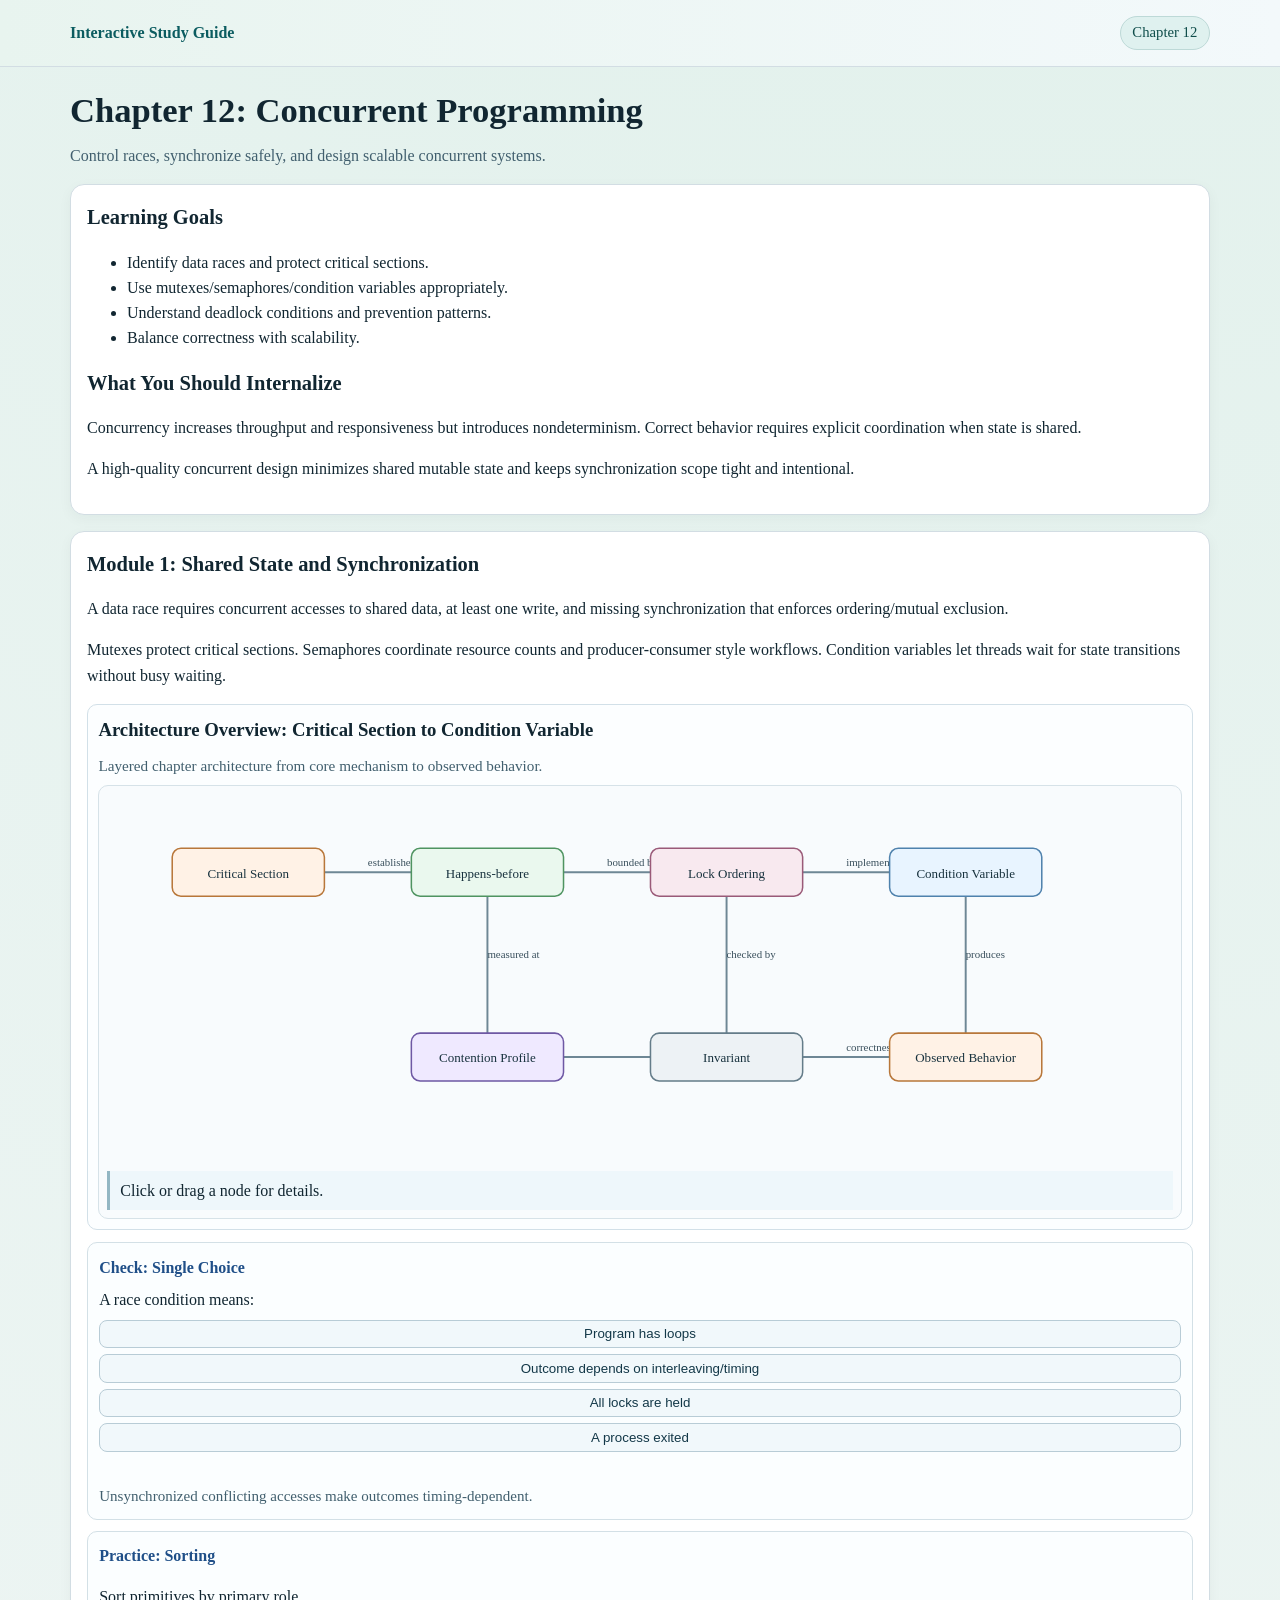
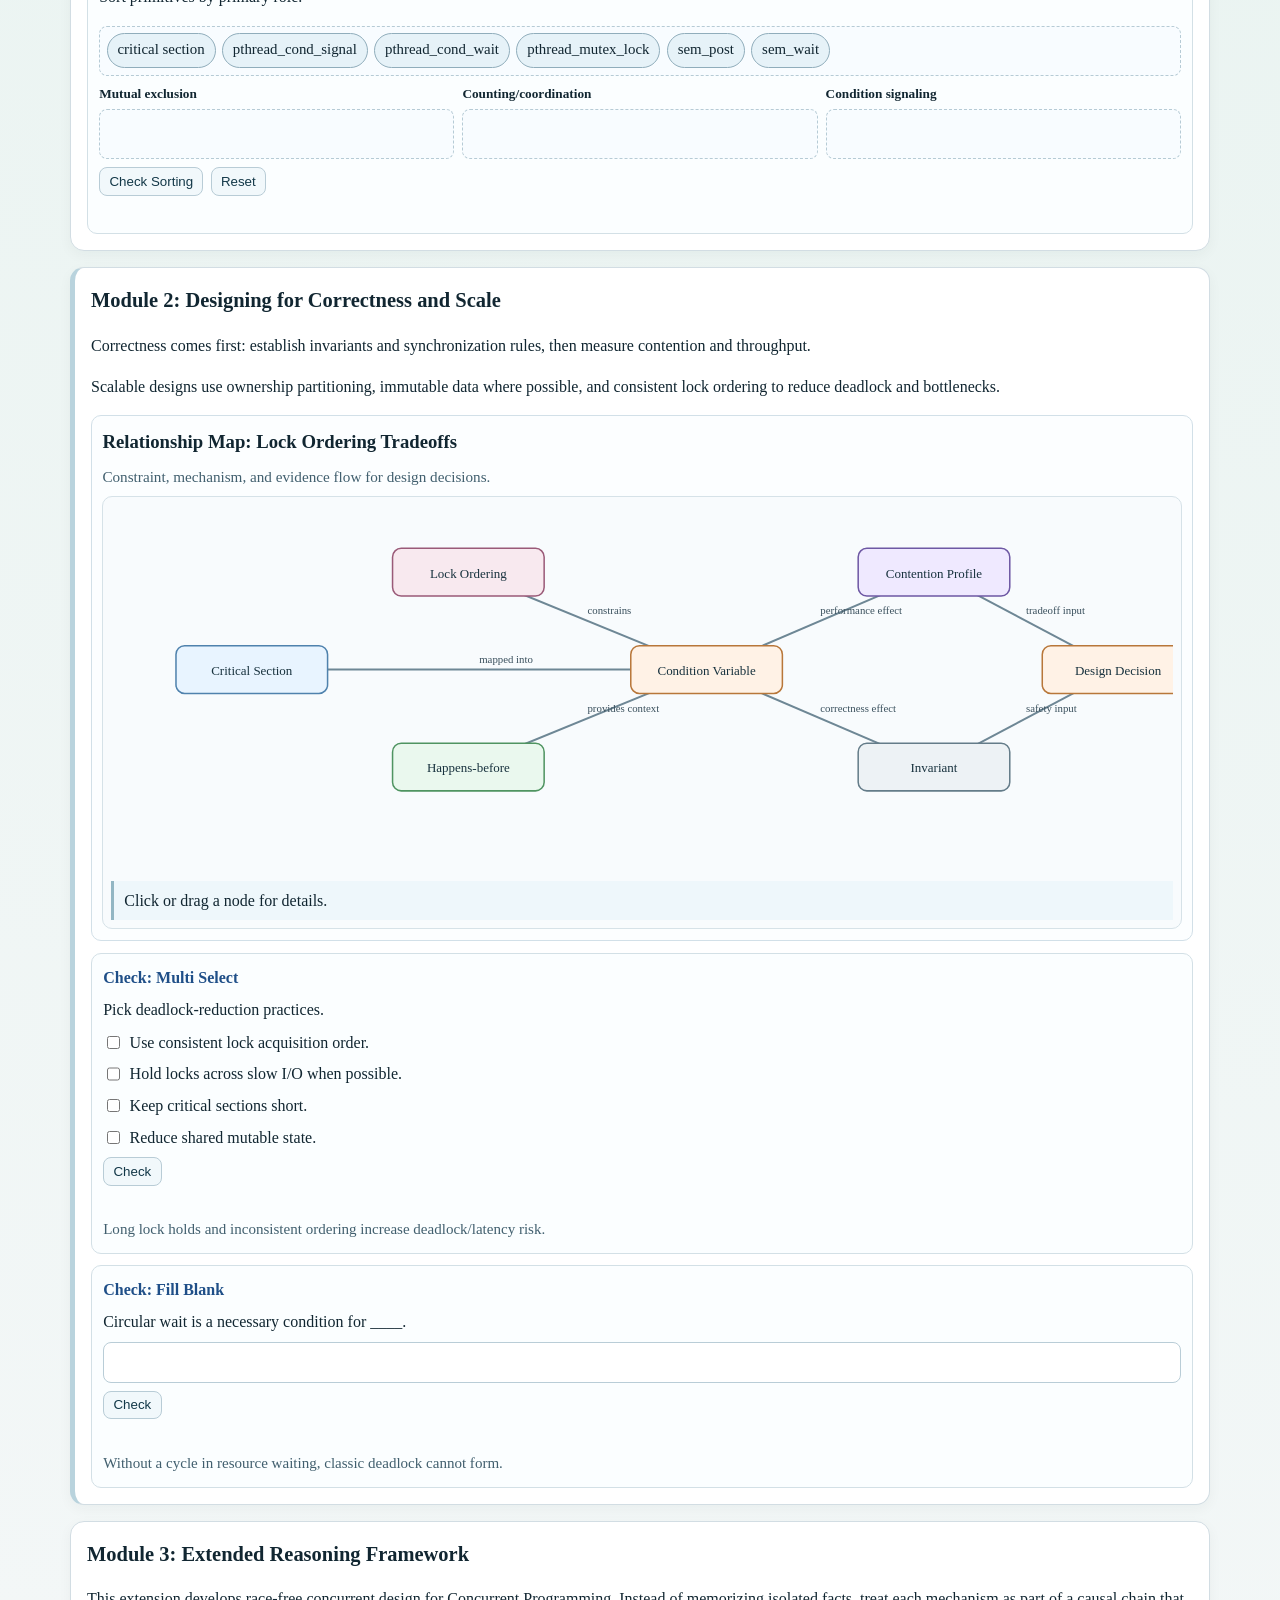
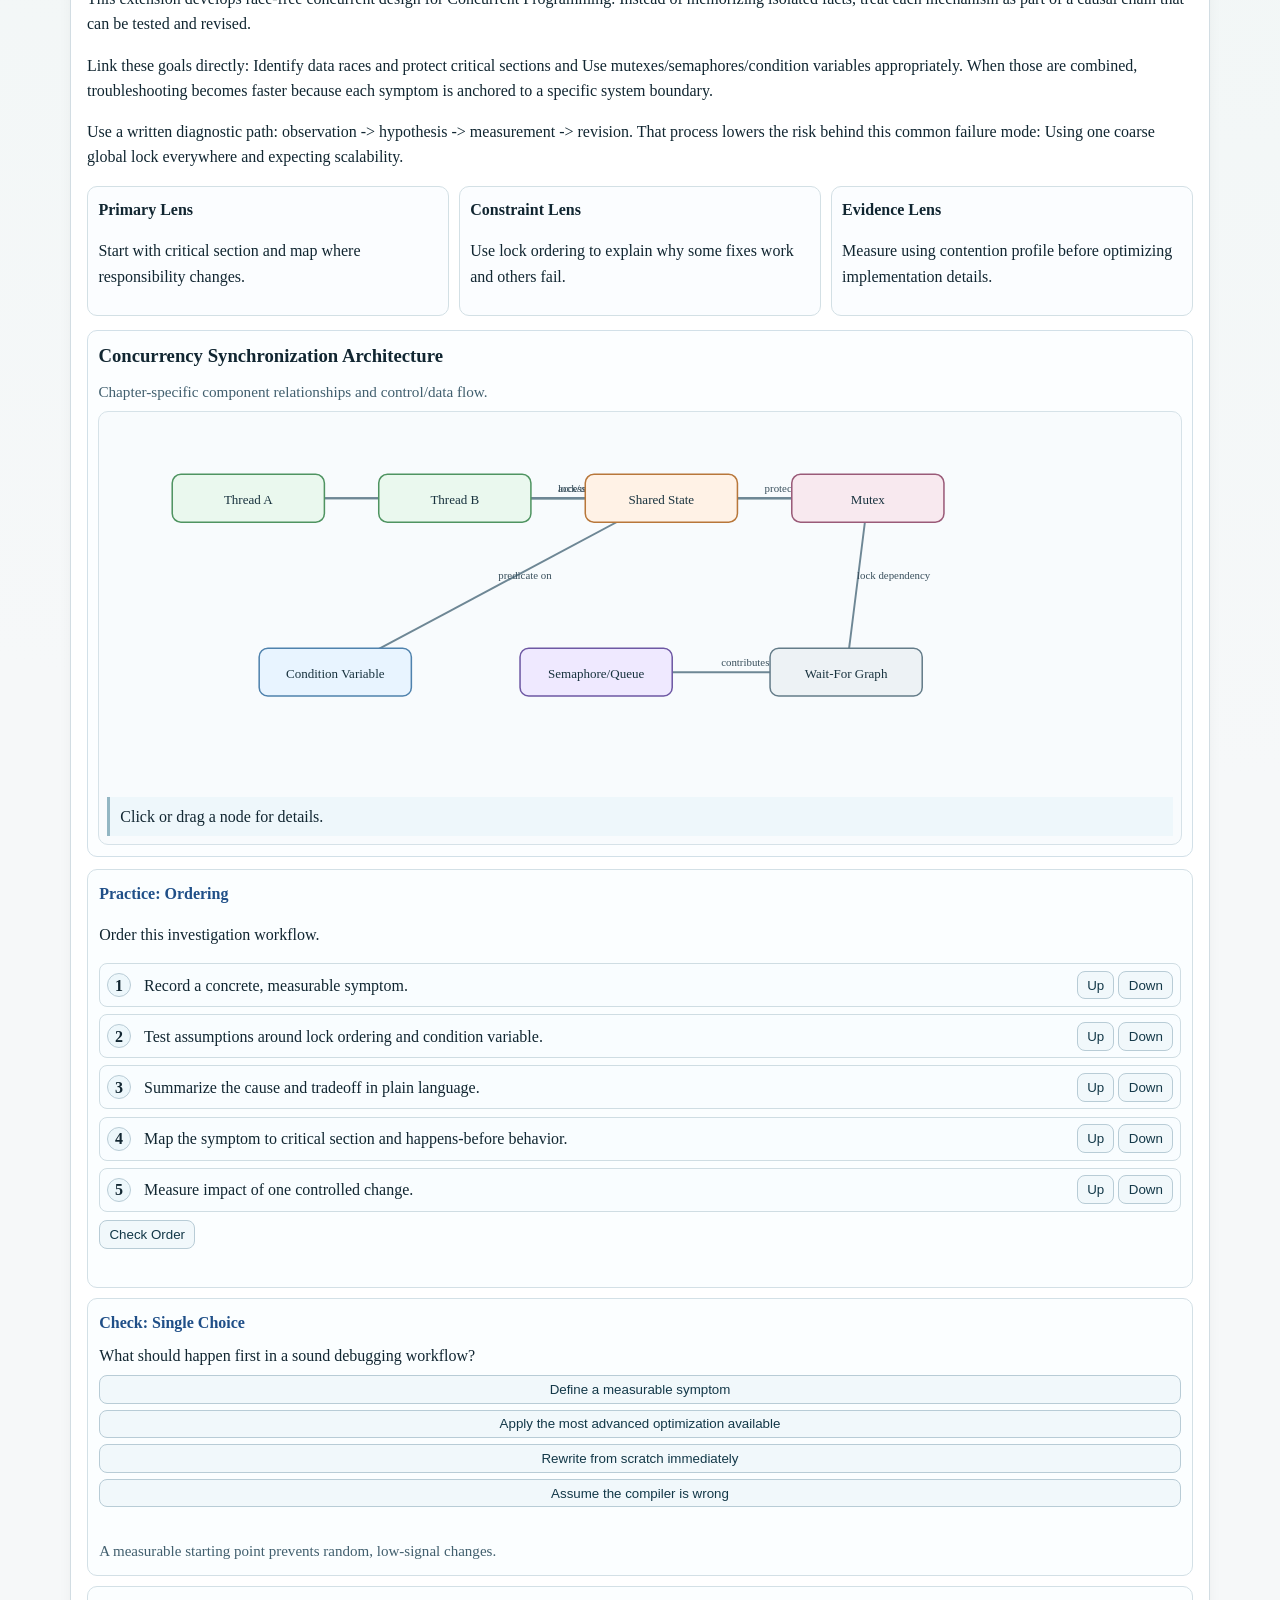
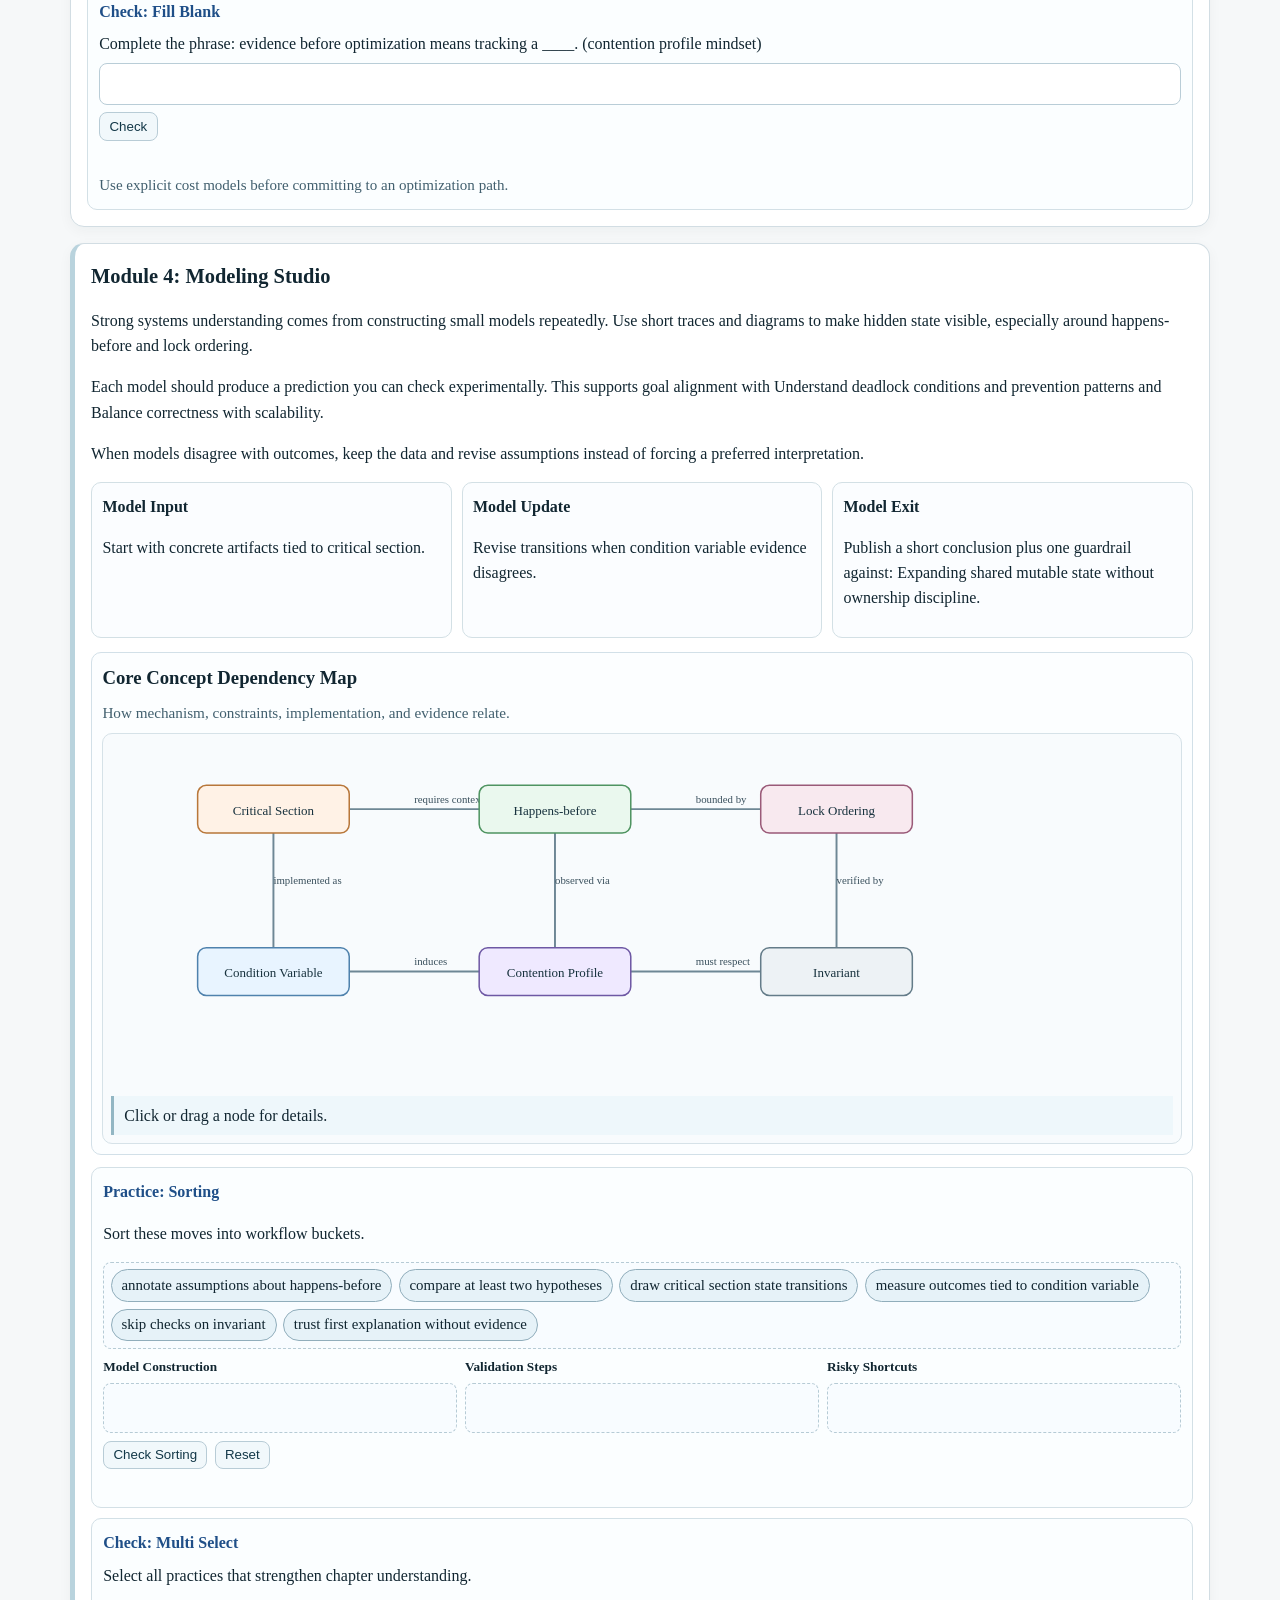
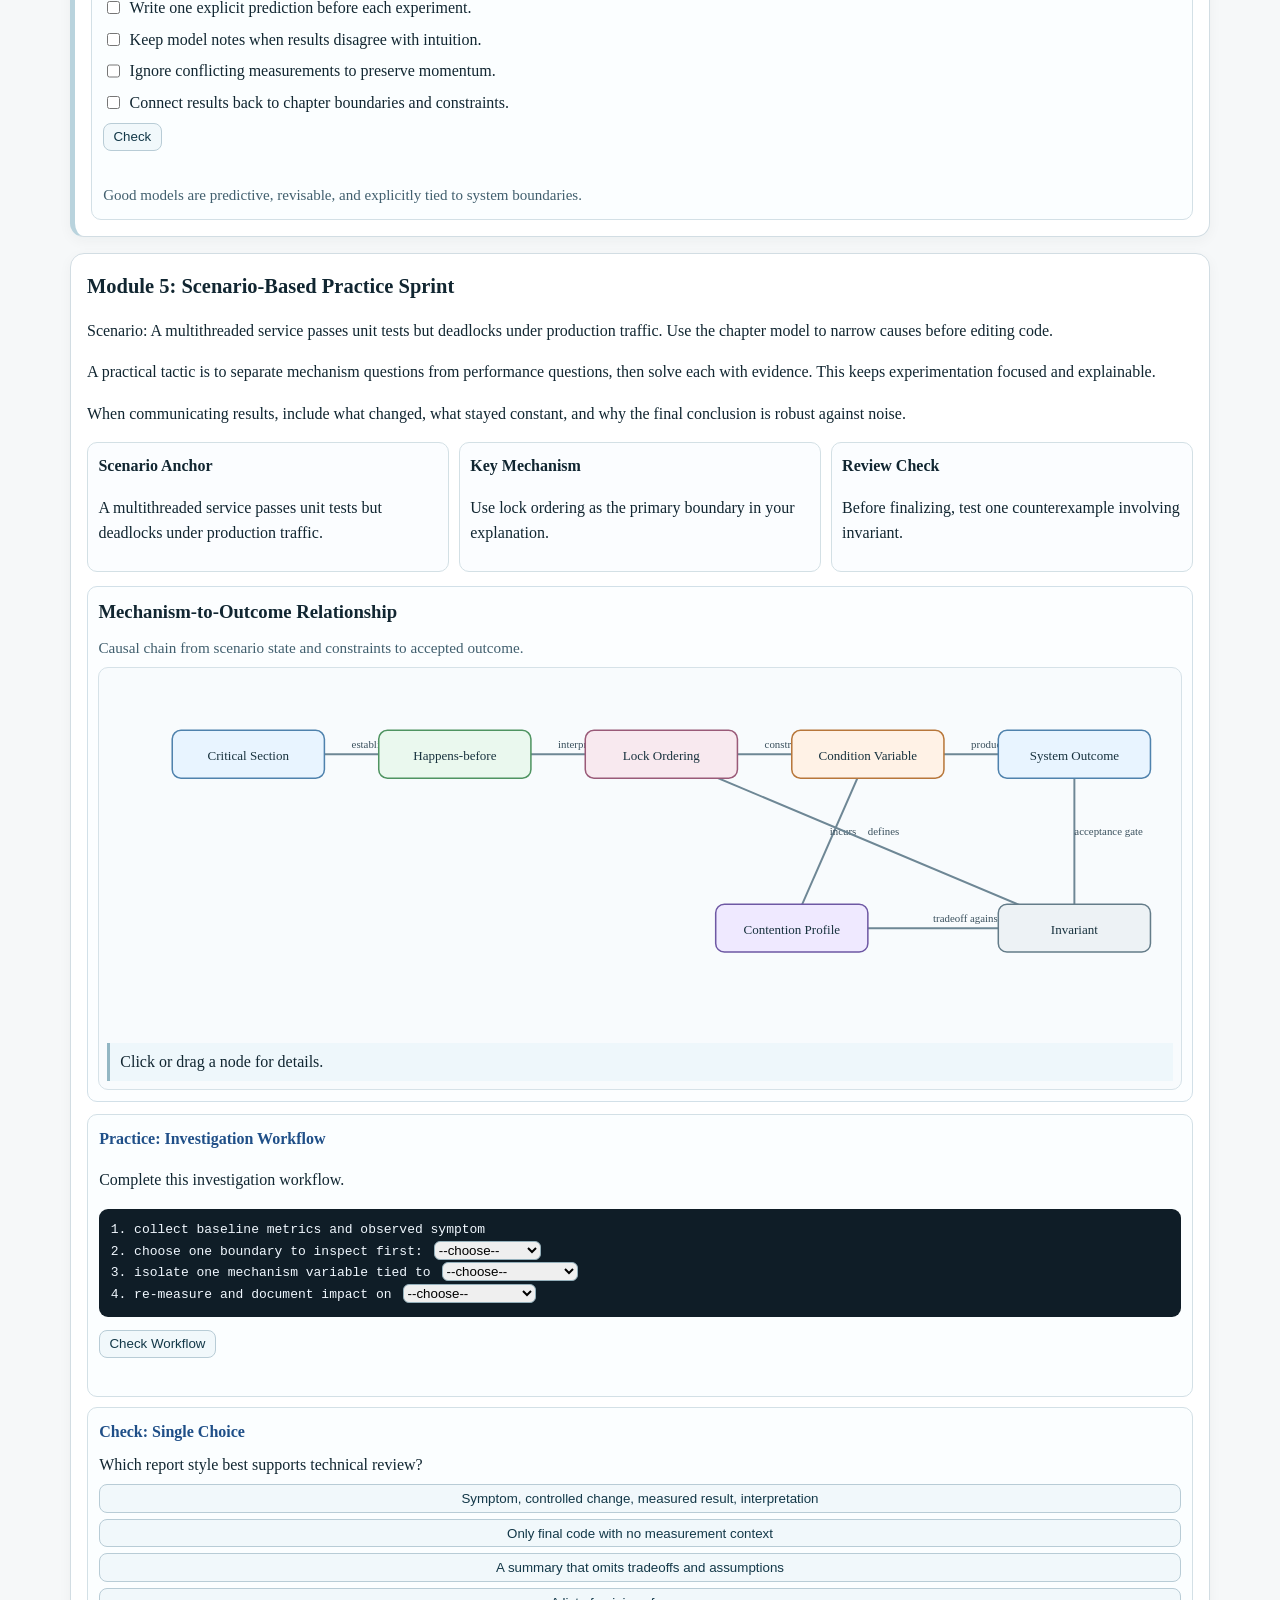
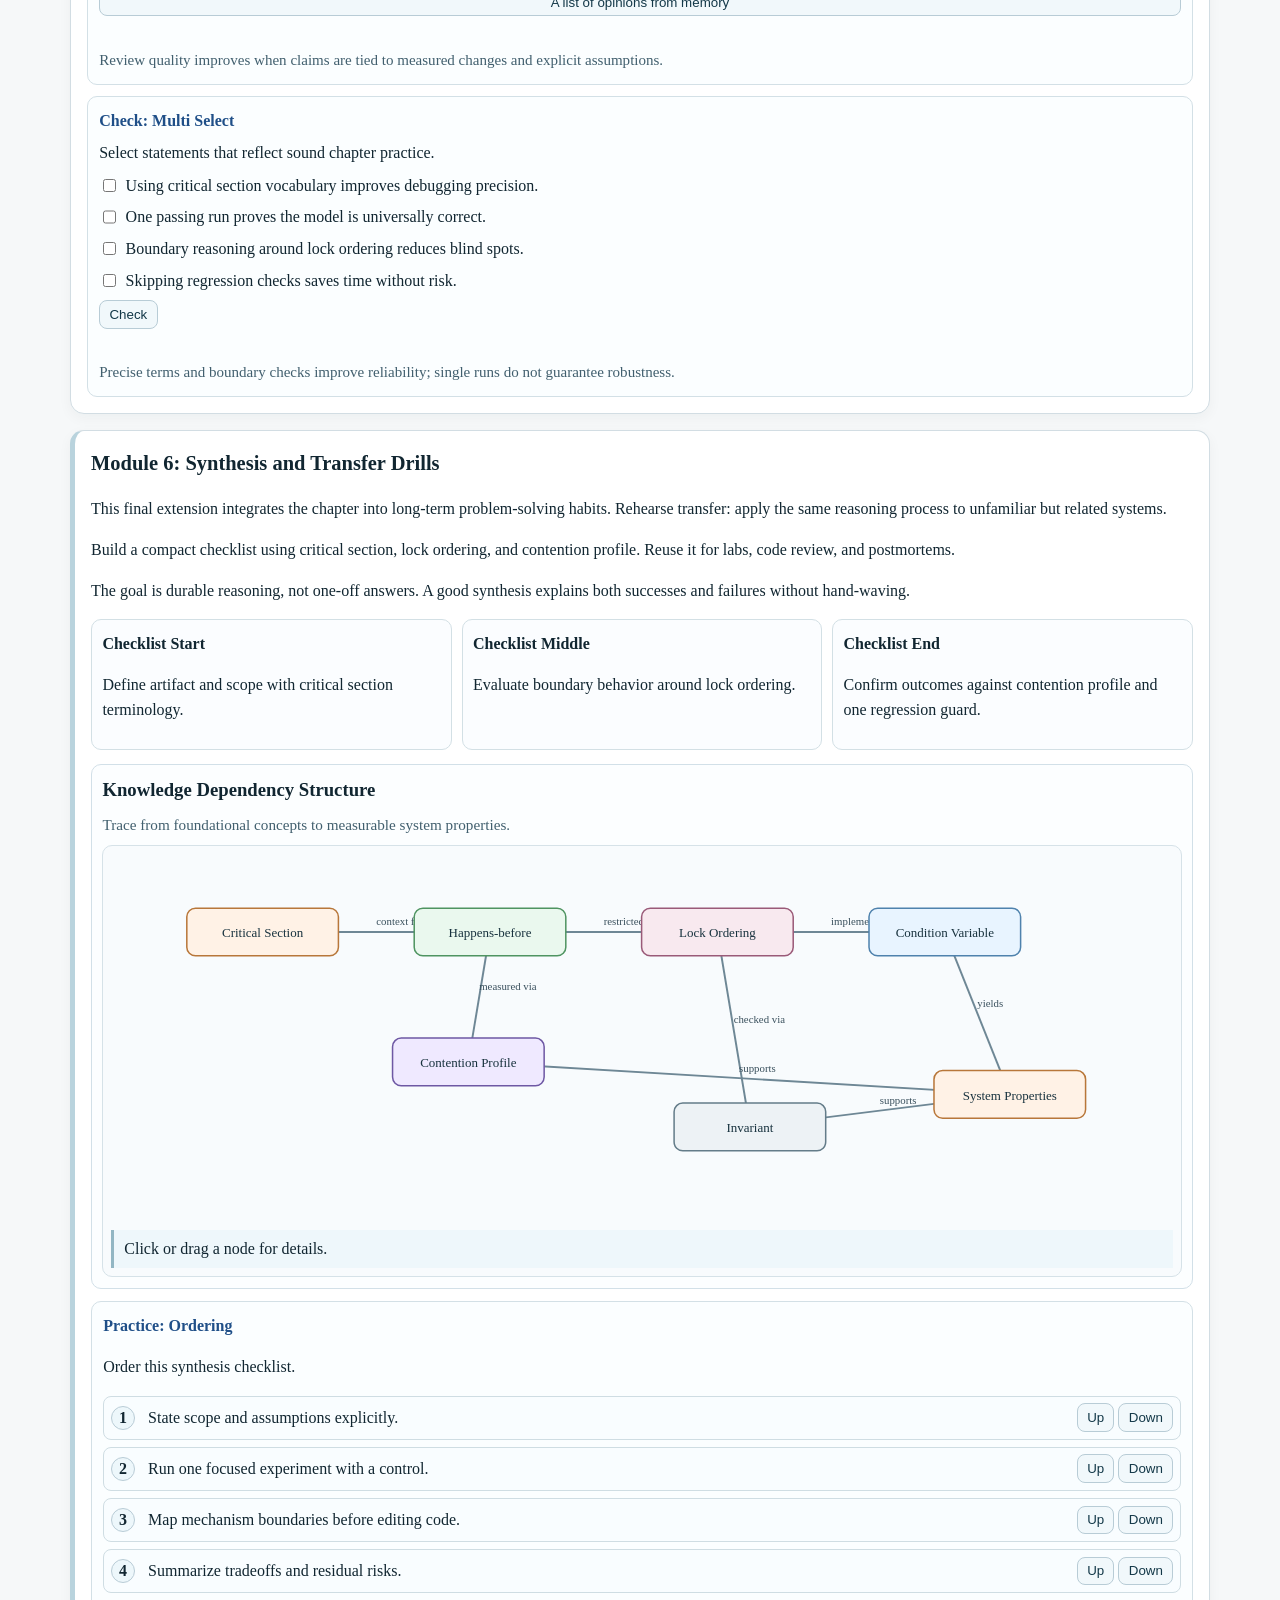
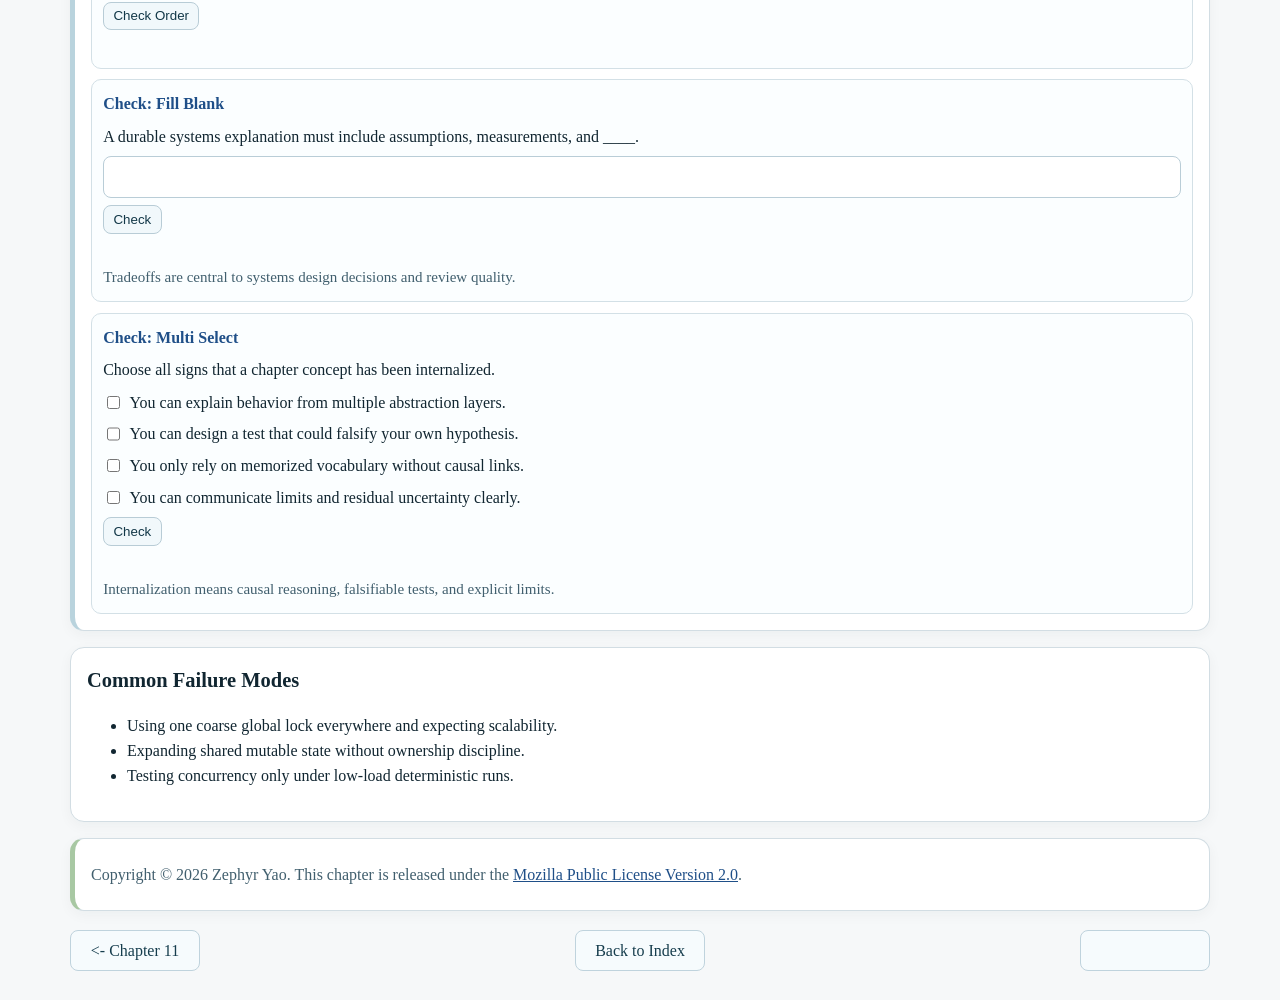
<file: chapter-12.html>
<!doctype html>
<html lang="en">
<head>
  <meta charset="utf-8" />
  <meta name="viewport" content="width=device-width, initial-scale=1" />
  <title>Interactive Systems Study Guide - Chapter 12</title>
  <link rel="stylesheet" href="styles.css" />
</head>
<body>
<header class="site-header">
  <div class="wrap">
    <a class="home-link" href="index.html">Interactive Study Guide</a>
    <span class="chapter-pill">Chapter 12</span>
  </div>
</header>

<main class="wrap chapter-page" data-chapter="12">
  <section class="hero">
    <h1>Chapter 12: Concurrent Programming</h1>
    <p class="hero-sub">Control races, synchronize safely, and design scalable concurrent systems.</p>
  </section>

  <section class="intro-block">
    <h2>Learning Goals</h2>
    <ul><li>Identify data races and protect critical sections.</li><li>Use mutexes/semaphores/condition variables appropriately.</li><li>Understand deadlock conditions and prevention patterns.</li><li>Balance correctness with scalability.</li></ul>
    <h2>What You Should Internalize</h2>
    <p>Concurrency increases throughput and responsiveness but introduces nondeterminism. Correct behavior requires explicit coordination when state is shared.</p><p>A high-quality concurrent design minimizes shared mutable state and keeps synchronization scope tight and intentional.</p>
  </section>

  <section class="module-block"><h2>Module 1: Shared State and Synchronization</h2><p>A data race requires concurrent accesses to shared data, at least one write, and missing synchronization that enforces ordering/mutual exclusion.</p><p>Mutexes protect critical sections. Semaphores coordinate resource counts and producer-consumer style workflows. Condition variables let threads wait for state transitions without busy waiting.</p><section class="diagram-block"><h3>Architecture Overview: Critical Section to Condition Variable</h3><p class="diagram-caption">Layered chapter architecture from core mechanism to observed behavior.</p><div class="diagram-wrap"><svg viewBox="0 0 980 340" role="img" aria-label="Architecture Overview: Critical Section to Condition Variable"><defs><marker id="arrow-12-1-1" viewBox="0 0 10 10" refX="9" refY="5" markerWidth="6" markerHeight="6" orient="auto-start-reverse"><path d="M 0 0 L 10 5 L 0 10 z"></path></marker></defs><line x1="130" y1="72" x2="350" y2="72" class="diag-edge" data-src="core" data-dst="state" marker-end="url(#arrow-12-1-1)"></line><text x="240" y="66" class="diag-edge-label" data-src="core" data-dst="state">establishes</text><line x1="350" y1="72" x2="570" y2="72" class="diag-edge" data-src="state" data-dst="bound" marker-end="url(#arrow-12-1-1)"></line><text x="460" y="66" class="diag-edge-label" data-src="state" data-dst="bound">bounded by</text><line x1="570" y1="72" x2="790" y2="72" class="diag-edge" data-src="bound" data-dst="impl" marker-end="url(#arrow-12-1-1)"></line><text x="680" y="66" class="diag-edge-label" data-src="bound" data-dst="impl">implemented via</text><line x1="350" y1="72" x2="350" y2="242" class="diag-edge" data-src="state" data-dst="perf" marker-end="url(#arrow-12-1-1)"></line><text x="350" y="151" class="diag-edge-label" data-src="state" data-dst="perf">measured at</text><line x1="570" y1="72" x2="570" y2="242" class="diag-edge" data-src="bound" data-dst="corr" marker-end="url(#arrow-12-1-1)"></line><text x="570" y="151" class="diag-edge-label" data-src="bound" data-dst="corr">checked by</text><line x1="790" y1="72" x2="790" y2="242" class="diag-edge" data-src="impl" data-dst="out" marker-end="url(#arrow-12-1-1)"></line><text x="790" y="151" class="diag-edge-label" data-src="impl" data-dst="out">produces</text><line x1="350" y1="242" x2="790" y2="242" class="diag-edge" data-src="perf" data-dst="out" marker-end="url(#arrow-12-1-1)"></line><text x="570" y="236" class="diag-edge-label" data-src="perf" data-dst="out">cost signal</text><line x1="570" y1="242" x2="790" y2="242" class="diag-edge" data-src="corr" data-dst="out" marker-end="url(#arrow-12-1-1)"></line><text x="680" y="236" class="diag-edge-label" data-src="corr" data-dst="out">correctness signal</text><g class="diag-node kind-kernel" tabindex="0" data-node-id="core" data-x="60" data-y="50" data-detail="Core mechanism: critical section." transform="translate(60 50)"><rect x="0" y="0" width="140" height="44" rx="8"></rect><text x="70" y="27" text-anchor="middle">Critical Section</text></g><g class="diag-node kind-user" tabindex="0" data-node-id="state" data-x="280" data-y="50" data-detail="State/control context: happens-before." transform="translate(280 50)"><rect x="0" y="0" width="140" height="44" rx="8"></rect><text x="70" y="27" text-anchor="middle">Happens-before</text></g><g class="diag-node kind-boundary" tabindex="0" data-node-id="bound" data-x="500" data-y="50" data-detail="Boundary/constraint concept: lock ordering." transform="translate(500 50)"><rect x="0" y="0" width="140" height="44" rx="8"></rect><text x="70" y="27" text-anchor="middle">Lock Ordering</text></g><g class="diag-node kind-tool" tabindex="0" data-node-id="impl" data-x="720" data-y="50" data-detail="Implementation mechanism: condition variable." transform="translate(720 50)"><rect x="0" y="0" width="140" height="44" rx="8"></rect><text x="70" y="27" text-anchor="middle">Condition Variable</text></g><g class="diag-node kind-hardware" tabindex="0" data-node-id="perf" data-x="280" data-y="220" data-detail="Performance/cost signal: contention profile." transform="translate(280 220)"><rect x="0" y="0" width="140" height="44" rx="8"></rect><text x="70" y="27" text-anchor="middle">Contention Profile</text></g><g class="diag-node kind-neutral" tabindex="0" data-node-id="corr" data-x="500" data-y="220" data-detail="Correctness/invariant signal: invariant." transform="translate(500 220)"><rect x="0" y="0" width="140" height="44" rx="8"></rect><text x="70" y="27" text-anchor="middle">Invariant</text></g><g class="diag-node kind-kernel" tabindex="0" data-node-id="out" data-x="720" data-y="220" data-detail="Externally visible chapter outcome." transform="translate(720 220)"><rect x="0" y="0" width="140" height="44" rx="8"></rect><text x="70" y="27" text-anchor="middle">Observed Behavior</text></g></svg><p class="diagram-output">Click or drag a node for details.</p></div></section><div class="activity-grid"><article class="activity single-check"><h4>Check: Single Choice</h4><p class="question">A race condition means:</p><div class="choices"><button type="button" class="choice" data-correct="false">Program has loops</button><button type="button" class="choice" data-correct="true">Outcome depends on interleaving/timing</button><button type="button" class="choice" data-correct="false">All locks are held</button><button type="button" class="choice" data-correct="false">A process exited</button></div><p class="feedback" aria-live="polite"></p><p class="explain">Unsynchronized conflicting accesses make outcomes timing-dependent.</p></article><article class="activity drag-task"><h4>Practice: Sorting</h4><p>Sort primitives by primary role.</p><div class="drag-pool"><div class="drag-item" draggable="true" data-value="critical section">critical section</div><div class="drag-item" draggable="true" data-value="pthread_cond_signal">pthread_cond_signal</div><div class="drag-item" draggable="true" data-value="pthread_cond_wait">pthread_cond_wait</div><div class="drag-item" draggable="true" data-value="pthread_mutex_lock">pthread_mutex_lock</div><div class="drag-item" draggable="true" data-value="sem_post">sem_post</div><div class="drag-item" draggable="true" data-value="sem_wait">sem_wait</div></div><div class="drop-grid"><div class="drop-col"><h5>Mutual exclusion</h5><div class="drop-zone" data-answers="pthread_mutex_lock|critical section"></div></div><div class="drop-col"><h5>Counting/coordination</h5><div class="drop-zone" data-answers="sem_wait|sem_post"></div></div><div class="drop-col"><h5>Condition signaling</h5><div class="drop-zone" data-answers="pthread_cond_wait|pthread_cond_signal"></div></div></div><div class="task-actions"><button type="button" class="check-drag">Check Sorting</button><button type="button" class="reset-drag">Reset</button></div><p class="feedback" aria-live="polite"></p></article></div></section><section class="module-block alt"><h2>Module 2: Designing for Correctness and Scale</h2><p>Correctness comes first: establish invariants and synchronization rules, then measure contention and throughput.</p><p>Scalable designs use ownership partitioning, immutable data where possible, and consistent lock ordering to reduce deadlock and bottlenecks.</p><section class="diagram-block"><h3>Relationship Map: Lock Ordering Tradeoffs</h3><p class="diagram-caption">Constraint, mechanism, and evidence flow for design decisions.</p><div class="diagram-wrap"><svg viewBox="0 0 980 340" role="img" aria-label="Relationship Map: Lock Ordering Tradeoffs"><defs><marker id="arrow-12-2-1" viewBox="0 0 10 10" refX="9" refY="5" markerWidth="6" markerHeight="6" orient="auto-start-reverse"><path d="M 0 0 L 10 5 L 0 10 z"></path></marker></defs><line x1="130" y1="152" x2="550" y2="152" class="diag-edge" data-src="src" data-dst="mech" marker-end="url(#arrow-12-2-1)"></line><text x="340" y="146" class="diag-edge-label" data-src="src" data-dst="mech">mapped into</text><line x1="330" y1="62" x2="550" y2="152" class="diag-edge" data-src="rule" data-dst="mech" marker-end="url(#arrow-12-2-1)"></line><text x="440" y="101" class="diag-edge-label" data-src="rule" data-dst="mech">constrains</text><line x1="330" y1="242" x2="550" y2="152" class="diag-edge" data-src="ctx" data-dst="mech" marker-end="url(#arrow-12-2-1)"></line><text x="440" y="191" class="diag-edge-label" data-src="ctx" data-dst="mech">provides context</text><line x1="550" y1="152" x2="760" y2="62" class="diag-edge" data-src="mech" data-dst="perf" marker-end="url(#arrow-12-2-1)"></line><text x="655" y="101" class="diag-edge-label" data-src="mech" data-dst="perf">performance effect</text><line x1="550" y1="152" x2="760" y2="242" class="diag-edge" data-src="mech" data-dst="corr" marker-end="url(#arrow-12-2-1)"></line><text x="655" y="191" class="diag-edge-label" data-src="mech" data-dst="corr">correctness effect</text><line x1="760" y1="62" x2="930" y2="152" class="diag-edge" data-src="perf" data-dst="dec" marker-end="url(#arrow-12-2-1)"></line><text x="845" y="101" class="diag-edge-label" data-src="perf" data-dst="dec">tradeoff input</text><line x1="760" y1="242" x2="930" y2="152" class="diag-edge" data-src="corr" data-dst="dec" marker-end="url(#arrow-12-2-1)"></line><text x="845" y="191" class="diag-edge-label" data-src="corr" data-dst="dec">safety input</text><g class="diag-node kind-tool" tabindex="0" data-node-id="src" data-x="60" data-y="130" data-detail="Input artifact or focal mechanism: critical section." transform="translate(60 130)"><rect x="0" y="0" width="140" height="44" rx="8"></rect><text x="70" y="27" text-anchor="middle">Critical Section</text></g><g class="diag-node kind-boundary" tabindex="0" data-node-id="rule" data-x="260" data-y="40" data-detail="Constraint layer: lock ordering." transform="translate(260 40)"><rect x="0" y="0" width="140" height="44" rx="8"></rect><text x="70" y="27" text-anchor="middle">Lock Ordering</text></g><g class="diag-node kind-user" tabindex="0" data-node-id="ctx" data-x="260" data-y="220" data-detail="Context/state layer: happens-before." transform="translate(260 220)"><rect x="0" y="0" width="140" height="44" rx="8"></rect><text x="70" y="27" text-anchor="middle">Happens-before</text></g><g class="diag-node kind-kernel" tabindex="0" data-node-id="mech" data-x="480" data-y="130" data-detail="Operational mechanism: condition variable." transform="translate(480 130)"><rect x="0" y="0" width="140" height="44" rx="8"></rect><text x="70" y="27" text-anchor="middle">Condition Variable</text></g><g class="diag-node kind-hardware" tabindex="0" data-node-id="perf" data-x="690" data-y="40" data-detail="Performance evidence: contention profile." transform="translate(690 40)"><rect x="0" y="0" width="140" height="44" rx="8"></rect><text x="70" y="27" text-anchor="middle">Contention Profile</text></g><g class="diag-node kind-neutral" tabindex="0" data-node-id="corr" data-x="690" data-y="220" data-detail="Correctness evidence: invariant." transform="translate(690 220)"><rect x="0" y="0" width="140" height="44" rx="8"></rect><text x="70" y="27" text-anchor="middle">Invariant</text></g><g class="diag-node kind-kernel" tabindex="0" data-node-id="dec" data-x="860" data-y="130" data-detail="Balanced conclusion from performance and correctness signals." transform="translate(860 130)"><rect x="0" y="0" width="140" height="44" rx="8"></rect><text x="70" y="27" text-anchor="middle">Design Decision</text></g></svg><p class="diagram-output">Click or drag a node for details.</p></div></section><div class="activity-grid"><article class="activity multi-check"><h4>Check: Multi Select</h4><p class="question">Pick deadlock-reduction practices.</p><div class="multi-list"><label class="multi-option"><input type="checkbox" data-correct="true" /> <span>Use consistent lock acquisition order.</span></label><label class="multi-option"><input type="checkbox" data-correct="false" /> <span>Hold locks across slow I/O when possible.</span></label><label class="multi-option"><input type="checkbox" data-correct="true" /> <span>Keep critical sections short.</span></label><label class="multi-option"><input type="checkbox" data-correct="true" /> <span>Reduce shared mutable state.</span></label></div><button type="button" class="check-multi">Check</button><p class="feedback" aria-live="polite"></p><p class="explain">Long lock holds and inconsistent ordering increase deadlock/latency risk.</p></article><article class="activity blank-check"><h4>Check: Fill Blank</h4><p class="question">Circular wait is a necessary condition for ____.</p><input type="text" class="blank-input" data-answers="deadlock" /><button type="button" class="check-blank">Check</button><p class="feedback" aria-live="polite"></p><p class="explain">Without a cycle in resource waiting, classic deadlock cannot form.</p></article></div></section><section class="module-block"><h2>Module 3: Extended Reasoning Framework</h2><p>This extension develops race-free concurrent design for Concurrent Programming. Instead of memorizing isolated facts, treat each mechanism as part of a causal chain that can be tested and revised.</p><p>Link these goals directly: Identify data races and protect critical sections and Use mutexes/semaphores/condition variables appropriately. When those are combined, troubleshooting becomes faster because each symptom is anchored to a specific system boundary.</p><p>Use a written diagnostic path: observation -&gt; hypothesis -&gt; measurement -&gt; revision. That process lowers the risk behind this common failure mode: Using one coarse global lock everywhere and expecting scalability.</p><div class="knowledge-grid"><article class="knowledge-card"><h4>Primary Lens</h4><p>Start with critical section and map where responsibility changes.</p></article><article class="knowledge-card"><h4>Constraint Lens</h4><p>Use lock ordering to explain why some fixes work and others fail.</p></article><article class="knowledge-card"><h4>Evidence Lens</h4><p>Measure using contention profile before optimizing implementation details.</p></article></div><section class="diagram-block"><h3>Concurrency Synchronization Architecture</h3><p class="diagram-caption">Chapter-specific component relationships and control/data flow.</p><div class="diagram-wrap"><svg viewBox="0 0 980 340" role="img" aria-label="Concurrency Synchronization Architecture"><defs><marker id="arrow-12-3-1" viewBox="0 0 10 10" refX="9" refY="5" markerWidth="6" markerHeight="6" orient="auto-start-reverse"><path d="M 0 0 L 10 5 L 0 10 z"></path></marker></defs><line x1="130" y1="72" x2="510" y2="72" class="diag-edge" data-src="ta" data-dst="state" marker-end="url(#arrow-12-3-1)"></line><text x="320" y="66" class="diag-edge-label" data-src="ta" data-dst="state">access</text><line x1="320" y1="72" x2="510" y2="72" class="diag-edge" data-src="tb" data-dst="state" marker-end="url(#arrow-12-3-1)"></line><text x="415" y="66" class="diag-edge-label" data-src="tb" data-dst="state">access</text><line x1="700" y1="72" x2="510" y2="72" class="diag-edge" data-src="mutex" data-dst="state" marker-end="url(#arrow-12-3-1)"></line><text x="605" y="66" class="diag-edge-label" data-src="mutex" data-dst="state">protects</text><line x1="130" y1="72" x2="700" y2="72" class="diag-edge" data-src="ta" data-dst="mutex" marker-end="url(#arrow-12-3-1)"></line><text x="415" y="66" class="diag-edge-label" data-src="ta" data-dst="mutex">lock/unlock</text><line x1="320" y1="72" x2="700" y2="72" class="diag-edge" data-src="tb" data-dst="mutex" marker-end="url(#arrow-12-3-1)"></line><text x="510" y="66" class="diag-edge-label" data-src="tb" data-dst="mutex">lock/unlock</text><line x1="210" y1="232" x2="510" y2="72" class="diag-edge" data-src="cond" data-dst="state" marker-end="url(#arrow-12-3-1)"></line><text x="360" y="146" class="diag-edge-label" data-src="cond" data-dst="state">predicate on</text><line x1="450" y1="232" x2="680" y2="232" class="diag-edge" data-src="sem" data-dst="wf" marker-end="url(#arrow-12-3-1)"></line><text x="565" y="226" class="diag-edge-label" data-src="sem" data-dst="wf">contributes waits</text><line x1="700" y1="72" x2="680" y2="232" class="diag-edge" data-src="mutex" data-dst="wf" marker-end="url(#arrow-12-3-1)"></line><text x="690" y="146" class="diag-edge-label" data-src="mutex" data-dst="wf">lock dependency</text><g class="diag-node kind-user" tabindex="0" data-node-id="ta" data-x="60" data-y="50" data-detail="Concurrent execution context." transform="translate(60 50)"><rect x="0" y="0" width="140" height="44" rx="8"></rect><text x="70" y="27" text-anchor="middle">Thread A</text></g><g class="diag-node kind-user" tabindex="0" data-node-id="tb" data-x="250" data-y="50" data-detail="Concurrent execution context." transform="translate(250 50)"><rect x="0" y="0" width="140" height="44" rx="8"></rect><text x="70" y="27" text-anchor="middle">Thread B</text></g><g class="diag-node kind-kernel" tabindex="0" data-node-id="state" data-x="440" data-y="50" data-detail="Data read/written by multiple threads." transform="translate(440 50)"><rect x="0" y="0" width="140" height="44" rx="8"></rect><text x="70" y="27" text-anchor="middle">Shared State</text></g><g class="diag-node kind-boundary" tabindex="0" data-node-id="mutex" data-x="630" data-y="50" data-detail="Mutual exclusion for critical section." transform="translate(630 50)"><rect x="0" y="0" width="140" height="44" rx="8"></rect><text x="70" y="27" text-anchor="middle">Mutex</text></g><g class="diag-node kind-tool" tabindex="0" data-node-id="cond" data-x="140" data-y="210" data-detail="Sleep/wake on state predicate." transform="translate(140 210)"><rect x="0" y="0" width="140" height="44" rx="8"></rect><text x="70" y="27" text-anchor="middle">Condition Variable</text></g><g class="diag-node kind-hardware" tabindex="0" data-node-id="sem" data-x="380" data-y="210" data-detail="Coordination and resource counting." transform="translate(380 210)"><rect x="0" y="0" width="140" height="44" rx="8"></rect><text x="70" y="27" text-anchor="middle">Semaphore/Queue</text></g><g class="diag-node kind-neutral" tabindex="0" data-node-id="wf" data-x="610" data-y="210" data-detail="Dependency model for deadlock analysis." transform="translate(610 210)"><rect x="0" y="0" width="140" height="44" rx="8"></rect><text x="70" y="27" text-anchor="middle">Wait-For Graph</text></g></svg><p class="diagram-output">Click or drag a node for details.</p></div></section><div class="activity-grid"><article class="activity sequence-task"><h4>Practice: Ordering</h4><p>Order this investigation workflow.</p><ul class="sequence-list"><li data-correct="1"><span class="order-num"></span><span class="order-text">Record a concrete, measurable symptom.</span><div class="order-actions"><button type="button" class="move-up">Up</button><button type="button" class="move-down">Down</button></div></li><li data-correct="3"><span class="order-num"></span><span class="order-text">Test assumptions around lock ordering and condition variable.</span><div class="order-actions"><button type="button" class="move-up">Up</button><button type="button" class="move-down">Down</button></div></li><li data-correct="5"><span class="order-num"></span><span class="order-text">Summarize the cause and tradeoff in plain language.</span><div class="order-actions"><button type="button" class="move-up">Up</button><button type="button" class="move-down">Down</button></div></li><li data-correct="2"><span class="order-num"></span><span class="order-text">Map the symptom to critical section and happens-before behavior.</span><div class="order-actions"><button type="button" class="move-up">Up</button><button type="button" class="move-down">Down</button></div></li><li data-correct="4"><span class="order-num"></span><span class="order-text">Measure impact of one controlled change.</span><div class="order-actions"><button type="button" class="move-up">Up</button><button type="button" class="move-down">Down</button></div></li></ul><button type="button" class="check-sequence">Check Order</button><p class="feedback" aria-live="polite"></p></article><article class="activity single-check"><h4>Check: Single Choice</h4><p class="question">What should happen first in a sound debugging workflow?</p><div class="choices"><button type="button" class="choice" data-correct="true">Define a measurable symptom</button><button type="button" class="choice" data-correct="false">Apply the most advanced optimization available</button><button type="button" class="choice" data-correct="false">Rewrite from scratch immediately</button><button type="button" class="choice" data-correct="false">Assume the compiler is wrong</button></div><p class="feedback" aria-live="polite"></p><p class="explain">A measurable starting point prevents random, low-signal changes.</p></article><article class="activity blank-check"><h4>Check: Fill Blank</h4><p class="question">Complete the phrase: evidence before optimization means tracking a ____. (contention profile mindset)</p><input type="text" class="blank-input" data-answers="contention|contention profile" /><button type="button" class="check-blank">Check</button><p class="feedback" aria-live="polite"></p><p class="explain">Use explicit cost models before committing to an optimization path.</p></article></div></section><section class="module-block alt"><h2>Module 4: Modeling Studio</h2><p>Strong systems understanding comes from constructing small models repeatedly. Use short traces and diagrams to make hidden state visible, especially around happens-before and lock ordering.</p><p>Each model should produce a prediction you can check experimentally. This supports goal alignment with Understand deadlock conditions and prevention patterns and Balance correctness with scalability.</p><p>When models disagree with outcomes, keep the data and revise assumptions instead of forcing a preferred interpretation.</p><div class="knowledge-grid"><article class="knowledge-card"><h4>Model Input</h4><p>Start with concrete artifacts tied to critical section.</p></article><article class="knowledge-card"><h4>Model Update</h4><p>Revise transitions when condition variable evidence disagrees.</p></article><article class="knowledge-card"><h4>Model Exit</h4><p>Publish a short conclusion plus one guardrail against: Expanding shared mutable state without ownership discipline.</p></article></div><section class="diagram-block"><h3>Core Concept Dependency Map</h3><p class="diagram-caption">How mechanism, constraints, implementation, and evidence relate.</p><div class="diagram-wrap"><svg viewBox="0 0 980 320" role="img" aria-label="Core Concept Dependency Map"><defs><marker id="arrow-12-4-1" viewBox="0 0 10 10" refX="9" refY="5" markerWidth="6" markerHeight="6" orient="auto-start-reverse"><path d="M 0 0 L 10 5 L 0 10 z"></path></marker></defs><line x1="150" y1="62" x2="410" y2="62" class="diag-edge" data-src="t0" data-dst="t1" marker-end="url(#arrow-12-4-1)"></line><text x="280" y="56" class="diag-edge-label" data-src="t0" data-dst="t1">requires context</text><line x1="410" y1="62" x2="670" y2="62" class="diag-edge" data-src="t1" data-dst="t2" marker-end="url(#arrow-12-4-1)"></line><text x="540" y="56" class="diag-edge-label" data-src="t1" data-dst="t2">bounded by</text><line x1="150" y1="62" x2="150" y2="212" class="diag-edge" data-src="t0" data-dst="t3" marker-end="url(#arrow-12-4-1)"></line><text x="150" y="131" class="diag-edge-label" data-src="t0" data-dst="t3">implemented as</text><line x1="410" y1="62" x2="410" y2="212" class="diag-edge" data-src="t1" data-dst="t4" marker-end="url(#arrow-12-4-1)"></line><text x="410" y="131" class="diag-edge-label" data-src="t1" data-dst="t4">observed via</text><line x1="670" y1="62" x2="670" y2="212" class="diag-edge" data-src="t2" data-dst="t5" marker-end="url(#arrow-12-4-1)"></line><text x="670" y="131" class="diag-edge-label" data-src="t2" data-dst="t5">verified by</text><line x1="150" y1="212" x2="410" y2="212" class="diag-edge" data-src="t3" data-dst="t4" marker-end="url(#arrow-12-4-1)"></line><text x="280" y="206" class="diag-edge-label" data-src="t3" data-dst="t4">induces</text><line x1="410" y1="212" x2="670" y2="212" class="diag-edge" data-src="t4" data-dst="t5" marker-end="url(#arrow-12-4-1)"></line><text x="540" y="206" class="diag-edge-label" data-src="t4" data-dst="t5">must respect</text><g class="diag-node kind-kernel" tabindex="0" data-node-id="t0" data-x="80" data-y="40" data-detail="Primary mechanism concept: critical section." transform="translate(80 40)"><rect x="0" y="0" width="140" height="44" rx="8"></rect><text x="70" y="27" text-anchor="middle">Critical Section</text></g><g class="diag-node kind-user" tabindex="0" data-node-id="t1" data-x="340" data-y="40" data-detail="State/control context: happens-before." transform="translate(340 40)"><rect x="0" y="0" width="140" height="44" rx="8"></rect><text x="70" y="27" text-anchor="middle">Happens-before</text></g><g class="diag-node kind-boundary" tabindex="0" data-node-id="t2" data-x="600" data-y="40" data-detail="Constraint boundary: lock ordering." transform="translate(600 40)"><rect x="0" y="0" width="140" height="44" rx="8"></rect><text x="70" y="27" text-anchor="middle">Lock Ordering</text></g><g class="diag-node kind-tool" tabindex="0" data-node-id="t3" data-x="80" data-y="190" data-detail="Operational implementation concept: condition variable." transform="translate(80 190)"><rect x="0" y="0" width="140" height="44" rx="8"></rect><text x="70" y="27" text-anchor="middle">Condition Variable</text></g><g class="diag-node kind-hardware" tabindex="0" data-node-id="t4" data-x="340" data-y="190" data-detail="Performance/cost observation concept: contention profile." transform="translate(340 190)"><rect x="0" y="0" width="140" height="44" rx="8"></rect><text x="70" y="27" text-anchor="middle">Contention Profile</text></g><g class="diag-node kind-neutral" tabindex="0" data-node-id="t5" data-x="600" data-y="190" data-detail="Correctness/invariant check concept: invariant." transform="translate(600 190)"><rect x="0" y="0" width="140" height="44" rx="8"></rect><text x="70" y="27" text-anchor="middle">Invariant</text></g></svg><p class="diagram-output">Click or drag a node for details.</p></div></section><div class="activity-grid"><article class="activity drag-task"><h4>Practice: Sorting</h4><p>Sort these moves into workflow buckets.</p><div class="drag-pool"><div class="drag-item" draggable="true" data-value="annotate assumptions about happens-before">annotate assumptions about happens-before</div><div class="drag-item" draggable="true" data-value="compare at least two hypotheses">compare at least two hypotheses</div><div class="drag-item" draggable="true" data-value="draw critical section state transitions">draw critical section state transitions</div><div class="drag-item" draggable="true" data-value="measure outcomes tied to condition variable">measure outcomes tied to condition variable</div><div class="drag-item" draggable="true" data-value="skip checks on invariant">skip checks on invariant</div><div class="drag-item" draggable="true" data-value="trust first explanation without evidence">trust first explanation without evidence</div></div><div class="drop-grid"><div class="drop-col"><h5>Model Construction</h5><div class="drop-zone" data-answers="draw critical section state transitions|annotate assumptions about happens-before"></div></div><div class="drop-col"><h5>Validation Steps</h5><div class="drop-zone" data-answers="measure outcomes tied to condition variable|compare at least two hypotheses"></div></div><div class="drop-col"><h5>Risky Shortcuts</h5><div class="drop-zone" data-answers="skip checks on invariant|trust first explanation without evidence"></div></div></div><div class="task-actions"><button type="button" class="check-drag">Check Sorting</button><button type="button" class="reset-drag">Reset</button></div><p class="feedback" aria-live="polite"></p></article><article class="activity multi-check"><h4>Check: Multi Select</h4><p class="question">Select all practices that strengthen chapter understanding.</p><div class="multi-list"><label class="multi-option"><input type="checkbox" data-correct="true" /> <span>Write one explicit prediction before each experiment.</span></label><label class="multi-option"><input type="checkbox" data-correct="true" /> <span>Keep model notes when results disagree with intuition.</span></label><label class="multi-option"><input type="checkbox" data-correct="false" /> <span>Ignore conflicting measurements to preserve momentum.</span></label><label class="multi-option"><input type="checkbox" data-correct="true" /> <span>Connect results back to chapter boundaries and constraints.</span></label></div><button type="button" class="check-multi">Check</button><p class="feedback" aria-live="polite"></p><p class="explain">Good models are predictive, revisable, and explicitly tied to system boundaries.</p></article></div></section><section class="module-block"><h2>Module 5: Scenario-Based Practice Sprint</h2><p>Scenario: A multithreaded service passes unit tests but deadlocks under production traffic. Use the chapter model to narrow causes before editing code.</p><p>A practical tactic is to separate mechanism questions from performance questions, then solve each with evidence. This keeps experimentation focused and explainable.</p><p>When communicating results, include what changed, what stayed constant, and why the final conclusion is robust against noise.</p><div class="knowledge-grid"><article class="knowledge-card"><h4>Scenario Anchor</h4><p>A multithreaded service passes unit tests but deadlocks under production traffic.</p></article><article class="knowledge-card"><h4>Key Mechanism</h4><p>Use lock ordering as the primary boundary in your explanation.</p></article><article class="knowledge-card"><h4>Review Check</h4><p>Before finalizing, test one counterexample involving invariant.</p></article></div><section class="diagram-block"><h3>Mechanism-to-Outcome Relationship</h3><p class="diagram-caption">Causal chain from scenario state and constraints to accepted outcome.</p><div class="diagram-wrap"><svg viewBox="0 0 980 330" role="img" aria-label="Mechanism-to-Outcome Relationship"><defs><marker id="arrow-12-5-1" viewBox="0 0 10 10" refX="9" refY="5" markerWidth="6" markerHeight="6" orient="auto-start-reverse"><path d="M 0 0 L 10 5 L 0 10 z"></path></marker></defs><line x1="130" y1="72" x2="320" y2="72" class="diag-edge" data-src="src" data-dst="state" marker-end="url(#arrow-12-5-1)"></line><text x="225" y="66" class="diag-edge-label" data-src="src" data-dst="state">establishes state</text><line x1="320" y1="72" x2="510" y2="72" class="diag-edge" data-src="state" data-dst="rule" marker-end="url(#arrow-12-5-1)"></line><text x="415" y="66" class="diag-edge-label" data-src="state" data-dst="rule">interpreted by</text><line x1="510" y1="72" x2="700" y2="72" class="diag-edge" data-src="rule" data-dst="mech" marker-end="url(#arrow-12-5-1)"></line><text x="605" y="66" class="diag-edge-label" data-src="rule" data-dst="mech">constrains</text><line x1="700" y1="72" x2="890" y2="72" class="diag-edge" data-src="mech" data-dst="out" marker-end="url(#arrow-12-5-1)"></line><text x="795" y="66" class="diag-edge-label" data-src="mech" data-dst="out">produces</text><line x1="700" y1="72" x2="630" y2="232" class="diag-edge" data-src="mech" data-dst="cost" marker-end="url(#arrow-12-5-1)"></line><text x="665" y="146" class="diag-edge-label" data-src="mech" data-dst="cost">incurs</text><line x1="510" y1="72" x2="890" y2="232" class="diag-edge" data-src="rule" data-dst="safe" marker-end="url(#arrow-12-5-1)"></line><text x="700" y="146" class="diag-edge-label" data-src="rule" data-dst="safe">defines</text><line x1="630" y1="232" x2="890" y2="232" class="diag-edge" data-src="cost" data-dst="safe" marker-end="url(#arrow-12-5-1)"></line><text x="760" y="226" class="diag-edge-label" data-src="cost" data-dst="safe">tradeoff against</text><line x1="890" y1="232" x2="890" y2="72" class="diag-edge" data-src="safe" data-dst="out" marker-end="url(#arrow-12-5-1)"></line><text x="890" y="146" class="diag-edge-label" data-src="safe" data-dst="out">acceptance gate</text><g class="diag-node kind-tool" tabindex="0" data-node-id="src" data-x="60" data-y="50" data-detail="Observed artifact or input concept: critical section." transform="translate(60 50)"><rect x="0" y="0" width="140" height="44" rx="8"></rect><text x="70" y="27" text-anchor="middle">Critical Section</text></g><g class="diag-node kind-user" tabindex="0" data-node-id="state" data-x="250" data-y="50" data-detail="Runtime state context: happens-before." transform="translate(250 50)"><rect x="0" y="0" width="140" height="44" rx="8"></rect><text x="70" y="27" text-anchor="middle">Happens-before</text></g><g class="diag-node kind-boundary" tabindex="0" data-node-id="rule" data-x="440" data-y="50" data-detail="Constraint/rule concept: lock ordering." transform="translate(440 50)"><rect x="0" y="0" width="140" height="44" rx="8"></rect><text x="70" y="27" text-anchor="middle">Lock Ordering</text></g><g class="diag-node kind-kernel" tabindex="0" data-node-id="mech" data-x="630" data-y="50" data-detail="Mechanism implementing behavior: condition variable." transform="translate(630 50)"><rect x="0" y="0" width="140" height="44" rx="8"></rect><text x="70" y="27" text-anchor="middle">Condition Variable</text></g><g class="diag-node kind-tool" tabindex="0" data-node-id="out" data-x="820" data-y="50" data-detail="Observed result after applying mechanism under constraints." transform="translate(820 50)"><rect x="0" y="0" width="140" height="44" rx="8"></rect><text x="70" y="27" text-anchor="middle">System Outcome</text></g><g class="diag-node kind-hardware" tabindex="0" data-node-id="cost" data-x="560" data-y="210" data-detail="Measured cost/performance signal: contention profile." transform="translate(560 210)"><rect x="0" y="0" width="140" height="44" rx="8"></rect><text x="70" y="27" text-anchor="middle">Contention Profile</text></g><g class="diag-node kind-neutral" tabindex="0" data-node-id="safe" data-x="820" data-y="210" data-detail="Correctness acceptance criterion: invariant." transform="translate(820 210)"><rect x="0" y="0" width="140" height="44" rx="8"></rect><text x="70" y="27" text-anchor="middle">Invariant</text></g></svg><p class="diagram-output">Click or drag a node for details.</p></div></section><div class="activity-grid"><article class="activity workflow-task"><h4>Practice: Investigation Workflow</h4><p>Complete this investigation workflow.</p><pre><code>1. collect baseline metrics and observed symptom
2. choose one boundary to inspect first: <select class="workflow-select" data-answer="lock ordering" aria-label="Workflow blank 1"><option value="">--choose--</option><option value="lock ordering">lock ordering</option><option value="critical section">critical section</option><option value="random guess">random guess</option></select>
3. isolate one mechanism variable tied to <select class="workflow-select" data-answer="condition variable" aria-label="Workflow blank 2"><option value="">--choose--</option><option value="condition variable">condition variable</option><option value="contention profile">contention profile</option><option value="undefined behavior">undefined behavior</option></select>
4. re-measure and document impact on <select class="workflow-select" data-answer="contention profile" aria-label="Workflow blank 3"><option value="">--choose--</option><option value="contention profile">contention profile</option><option value="compiler flags only">compiler flags only</option><option value="logging color">logging color</option></select></code></pre><button type="button" class="check-workflow">Check Workflow</button><p class="feedback" aria-live="polite"></p></article><article class="activity single-check"><h4>Check: Single Choice</h4><p class="question">Which report style best supports technical review?</p><div class="choices"><button type="button" class="choice" data-correct="true">Symptom, controlled change, measured result, interpretation</button><button type="button" class="choice" data-correct="false">Only final code with no measurement context</button><button type="button" class="choice" data-correct="false">A summary that omits tradeoffs and assumptions</button><button type="button" class="choice" data-correct="false">A list of opinions from memory</button></div><p class="feedback" aria-live="polite"></p><p class="explain">Review quality improves when claims are tied to measured changes and explicit assumptions.</p></article><article class="activity multi-check"><h4>Check: Multi Select</h4><p class="question">Select statements that reflect sound chapter practice.</p><div class="multi-list"><label class="multi-option"><input type="checkbox" data-correct="true" /> <span>Using critical section vocabulary improves debugging precision.</span></label><label class="multi-option"><input type="checkbox" data-correct="false" /> <span>One passing run proves the model is universally correct.</span></label><label class="multi-option"><input type="checkbox" data-correct="true" /> <span>Boundary reasoning around lock ordering reduces blind spots.</span></label><label class="multi-option"><input type="checkbox" data-correct="false" /> <span>Skipping regression checks saves time without risk.</span></label></div><button type="button" class="check-multi">Check</button><p class="feedback" aria-live="polite"></p><p class="explain">Precise terms and boundary checks improve reliability; single runs do not guarantee robustness.</p></article></div></section><section class="module-block alt"><h2>Module 6: Synthesis and Transfer Drills</h2><p>This final extension integrates the chapter into long-term problem-solving habits. Rehearse transfer: apply the same reasoning process to unfamiliar but related systems.</p><p>Build a compact checklist using critical section, lock ordering, and contention profile. Reuse it for labs, code review, and postmortems.</p><p>The goal is durable reasoning, not one-off answers. A good synthesis explains both successes and failures without hand-waving.</p><div class="knowledge-grid"><article class="knowledge-card"><h4>Checklist Start</h4><p>Define artifact and scope with critical section terminology.</p></article><article class="knowledge-card"><h4>Checklist Middle</h4><p>Evaluate boundary behavior around lock ordering.</p></article><article class="knowledge-card"><h4>Checklist End</h4><p>Confirm outcomes against contention profile and one regression guard.</p></article></div><section class="diagram-block"><h3>Knowledge Dependency Structure</h3><p class="diagram-caption">Trace from foundational concepts to measurable system properties.</p><div class="diagram-wrap"><svg viewBox="0 0 980 340" role="img" aria-label="Knowledge Dependency Structure"><defs><marker id="arrow-12-6-1" viewBox="0 0 10 10" refX="9" refY="5" markerWidth="6" markerHeight="6" orient="auto-start-reverse"><path d="M 0 0 L 10 5 L 0 10 z"></path></marker></defs><line x1="140" y1="72" x2="350" y2="72" class="diag-edge" data-src="base" data-dst="dep1" marker-end="url(#arrow-12-6-1)"></line><text x="245" y="66" class="diag-edge-label" data-src="base" data-dst="dep1">context for</text><line x1="350" y1="72" x2="560" y2="72" class="diag-edge" data-src="dep1" data-dst="dep2" marker-end="url(#arrow-12-6-1)"></line><text x="455" y="66" class="diag-edge-label" data-src="dep1" data-dst="dep2">restricted by</text><line x1="560" y1="72" x2="770" y2="72" class="diag-edge" data-src="dep2" data-dst="op" marker-end="url(#arrow-12-6-1)"></line><text x="665" y="66" class="diag-edge-label" data-src="dep2" data-dst="op">implemented by</text><line x1="350" y1="72" x2="330" y2="192" class="diag-edge" data-src="dep1" data-dst="perf" marker-end="url(#arrow-12-6-1)"></line><text x="340" y="126" class="diag-edge-label" data-src="dep1" data-dst="perf">measured via</text><line x1="560" y1="72" x2="590" y2="252" class="diag-edge" data-src="dep2" data-dst="corr" marker-end="url(#arrow-12-6-1)"></line><text x="575" y="156" class="diag-edge-label" data-src="dep2" data-dst="corr">checked via</text><line x1="770" y1="72" x2="830" y2="222" class="diag-edge" data-src="op" data-dst="sys" marker-end="url(#arrow-12-6-1)"></line><text x="800" y="141" class="diag-edge-label" data-src="op" data-dst="sys">yields</text><line x1="330" y1="192" x2="830" y2="222" class="diag-edge" data-src="perf" data-dst="sys" marker-end="url(#arrow-12-6-1)"></line><text x="580" y="201" class="diag-edge-label" data-src="perf" data-dst="sys">supports</text><line x1="590" y1="252" x2="830" y2="222" class="diag-edge" data-src="corr" data-dst="sys" marker-end="url(#arrow-12-6-1)"></line><text x="710" y="231" class="diag-edge-label" data-src="corr" data-dst="sys">supports</text><g class="diag-node kind-kernel" tabindex="0" data-node-id="base" data-x="70" data-y="50" data-detail="Foundational concept: critical section." transform="translate(70 50)"><rect x="0" y="0" width="140" height="44" rx="8"></rect><text x="70" y="27" text-anchor="middle">Critical Section</text></g><g class="diag-node kind-user" tabindex="0" data-node-id="dep1" data-x="280" data-y="50" data-detail="State/dependent concept: happens-before." transform="translate(280 50)"><rect x="0" y="0" width="140" height="44" rx="8"></rect><text x="70" y="27" text-anchor="middle">Happens-before</text></g><g class="diag-node kind-boundary" tabindex="0" data-node-id="dep2" data-x="490" data-y="50" data-detail="Constraint concept: lock ordering." transform="translate(490 50)"><rect x="0" y="0" width="140" height="44" rx="8"></rect><text x="70" y="27" text-anchor="middle">Lock Ordering</text></g><g class="diag-node kind-tool" tabindex="0" data-node-id="op" data-x="700" data-y="50" data-detail="Operational mechanism: condition variable." transform="translate(700 50)"><rect x="0" y="0" width="140" height="44" rx="8"></rect><text x="70" y="27" text-anchor="middle">Condition Variable</text></g><g class="diag-node kind-hardware" tabindex="0" data-node-id="perf" data-x="260" data-y="170" data-detail="Performance evidence concept: contention profile." transform="translate(260 170)"><rect x="0" y="0" width="140" height="44" rx="8"></rect><text x="70" y="27" text-anchor="middle">Contention Profile</text></g><g class="diag-node kind-neutral" tabindex="0" data-node-id="corr" data-x="520" data-y="230" data-detail="Correctness evidence concept: invariant." transform="translate(520 230)"><rect x="0" y="0" width="140" height="44" rx="8"></rect><text x="70" y="27" text-anchor="middle">Invariant</text></g><g class="diag-node kind-kernel" tabindex="0" data-node-id="sys" data-x="760" data-y="200" data-detail="Integrated performance + correctness properties." transform="translate(760 200)"><rect x="0" y="0" width="140" height="44" rx="8"></rect><text x="70" y="27" text-anchor="middle">System Properties</text></g></svg><p class="diagram-output">Click or drag a node for details.</p></div></section><div class="activity-grid"><article class="activity sequence-task"><h4>Practice: Ordering</h4><p>Order this synthesis checklist.</p><ul class="sequence-list"><li data-correct="1"><span class="order-num"></span><span class="order-text">State scope and assumptions explicitly.</span><div class="order-actions"><button type="button" class="move-up">Up</button><button type="button" class="move-down">Down</button></div></li><li data-correct="3"><span class="order-num"></span><span class="order-text">Run one focused experiment with a control.</span><div class="order-actions"><button type="button" class="move-up">Up</button><button type="button" class="move-down">Down</button></div></li><li data-correct="2"><span class="order-num"></span><span class="order-text">Map mechanism boundaries before editing code.</span><div class="order-actions"><button type="button" class="move-up">Up</button><button type="button" class="move-down">Down</button></div></li><li data-correct="4"><span class="order-num"></span><span class="order-text">Summarize tradeoffs and residual risks.</span><div class="order-actions"><button type="button" class="move-up">Up</button><button type="button" class="move-down">Down</button></div></li></ul><button type="button" class="check-sequence">Check Order</button><p class="feedback" aria-live="polite"></p></article><article class="activity blank-check"><h4>Check: Fill Blank</h4><p class="question">A durable systems explanation must include assumptions, measurements, and ____.</p><input type="text" class="blank-input" data-answers="tradeoffs|tradeoff" /><button type="button" class="check-blank">Check</button><p class="feedback" aria-live="polite"></p><p class="explain">Tradeoffs are central to systems design decisions and review quality.</p></article><article class="activity multi-check"><h4>Check: Multi Select</h4><p class="question">Choose all signs that a chapter concept has been internalized.</p><div class="multi-list"><label class="multi-option"><input type="checkbox" data-correct="true" /> <span>You can explain behavior from multiple abstraction layers.</span></label><label class="multi-option"><input type="checkbox" data-correct="true" /> <span>You can design a test that could falsify your own hypothesis.</span></label><label class="multi-option"><input type="checkbox" data-correct="false" /> <span>You only rely on memorized vocabulary without causal links.</span></label><label class="multi-option"><input type="checkbox" data-correct="true" /> <span>You can communicate limits and residual uncertainty clearly.</span></label></div><button type="button" class="check-multi">Check</button><p class="feedback" aria-live="polite"></p><p class="explain">Internalization means causal reasoning, falsifiable tests, and explicit limits.</p></article></div></section>

  <section class="pitfall-block">
    <h2>Common Failure Modes</h2>
    <ul><li>Using one coarse global lock everywhere and expecting scalability.</li><li>Expanding shared mutable state without ownership discipline.</li><li>Testing concurrency only under low-load deterministic runs.</li></ul>
  </section>

  <section class="chapter-license">
    <p>Copyright &copy; 2026 Zephyr Yao. This chapter is released under the <a href="LICENSE">Mozilla Public License Version 2.0</a>.</p>
  </section>

  <nav class="chapter-nav">
    <a href="chapter-11.html"><- Chapter 11</a>
    <a href="index.html">Back to Index</a>
    <span></span>
  </nav>
</main>

<script src="app.js"></script>
</body>
</html>
</file>
<file: styles.css>
:root {
  --bg: #f6f8f9;
  --paper: #ffffff;
  --ink: #112631;
  --muted: #415f6e;
  --line: #d2dde3;
  --brand: #0b5c60;
  --brand-2: #1f4f88;

  --tool-bg: #e8f4ff;
  --tool-st: #4f82ad;
  --user-bg: #eaf8ee;
  --user-st: #4f9461;
  --kernel-bg: #fff2e6;
  --kernel-st: #b8773a;
  --hw-bg: #efe9ff;
  --hw-st: #6e58a4;
  --boundary-bg: #f8e9ef;
  --boundary-st: #9a5a78;
  --neutral-bg: #edf2f5;
  --neutral-st: #647c89;

  --ok: #1b7e45;
  --bad: #9e2222;
}

* { box-sizing: border-box; }

body {
  margin: 0;
  color: var(--ink);
  background: radial-gradient(circle at 84% -8%, #dff0ea 0, var(--bg) 42%);
  font-family: "Palatino Linotype", Palatino, "Book Antiqua", serif;
  line-height: 1.58;
}

.wrap {
  width: min(1140px, 92vw);
  margin: 0 auto;
}

.site-header {
  background: linear-gradient(90deg, #e8f4ef, #f3f9fb);
  border-bottom: 1px solid var(--line);
}

.site-header .wrap {
  display: flex;
  justify-content: space-between;
  align-items: center;
  gap: 1rem;
  padding: 1rem 0;
}

.site-header.home .wrap {
  display: block;
  padding: 1.7rem 0 1.1rem;
}

.home-link {
  color: var(--brand);
  font-weight: 700;
  text-decoration: none;
}

.chapter-pill {
  border: 1px solid #bdd9d7;
  background: #dff1ef;
  color: #0f4d4a;
  border-radius: 999px;
  padding: 0.27rem 0.73rem;
  font-size: 0.92rem;
}

main {
  padding-bottom: 2rem;
}

.hero {
  margin-top: 1rem;
}

h1 {
  margin: 0;
  font-size: clamp(1.45rem, 2.7vw, 2.2rem);
}

.hero-sub {
  margin: 0.35rem 0 0;
  color: var(--muted);
}

.intro-block,
.module-block,
.pitfall-block,
.chapter-card,
.source-note,
.chapter-license {
  margin-top: 1rem;
  border: 1px solid var(--line);
  border-radius: 14px;
  background: var(--paper);
  padding: 1rem;
  box-shadow: 0 4px 14px rgba(17, 38, 49, 0.045);
}

.source-note {
  border-left: 5px solid #9bbdd7;
}

.chapter-license {
  border-left: 5px solid #a8c8a3;
  color: var(--muted);
}

.chapter-license p,
.source-note p {
  margin: 0.45rem 0;
}

.chapter-license a,
.source-note a,
.site-footer a {
  color: var(--brand-2);
}

.module-block.alt {
  border-left: 5px solid #b9d3dd;
}

h2 {
  margin: 0 0 0.65rem;
  font-size: 1.28rem;
}

h3 {
  margin: 0 0 0.55rem;
}

.card-grid {
  display: grid;
  grid-template-columns: repeat(auto-fit, minmax(220px, 1fr));
  gap: 0.75rem;
}

.chapter-card {
  display: block;
  text-decoration: none;
  color: inherit;
  background: linear-gradient(150deg, #ffffff, #eef7f8);
}

.chapter-card .meta {
  color: var(--muted);
  font-size: 0.93rem;
}

.knowledge-grid {
  margin-top: 0.65rem;
  display: grid;
  grid-template-columns: repeat(auto-fit, minmax(220px, 1fr));
  gap: 0.6rem;
}

.knowledge-card {
  border: 1px solid #d3e0e5;
  border-radius: 10px;
  background: #fbfdff;
  padding: 0.65rem;
}

.knowledge-card h4 {
  margin: 0 0 0.3rem;
}

.diagram-block {
  margin-top: 0.85rem;
  border: 1px solid #d2e0e8;
  border-radius: 10px;
  background: #fcfeff;
  padding: 0.65rem;
}

.diagram-caption {
  margin: 0;
  color: var(--muted);
  font-size: 0.95rem;
}

.diagram-wrap {
  margin-top: 0.45rem;
  border: 1px solid #d6e2e8;
  border-radius: 10px;
  padding: 0.5rem;
  background: #f8fbfd;
}

.diagram-wrap svg {
  width: 100%;
  height: auto;
  display: block;
}

.diag-edge {
  stroke: #6e8795;
  stroke-width: 1.8;
  fill: none;
}

.diag-edge-label {
  font-size: 10px;
  fill: #3a505d;
}

.diag-node {
  cursor: grab;
  touch-action: none;
}

.diag-node rect {
  stroke-width: 1.4;
}

.diag-node text {
  font-size: 12px;
  fill: #18323e;
  pointer-events: none;
}

.kind-tool rect { fill: var(--tool-bg); stroke: var(--tool-st); }
.kind-user rect { fill: var(--user-bg); stroke: var(--user-st); }
.kind-kernel rect { fill: var(--kernel-bg); stroke: var(--kernel-st); }
.kind-hardware rect { fill: var(--hw-bg); stroke: var(--hw-st); }
.kind-boundary rect { fill: var(--boundary-bg); stroke: var(--boundary-st); }
.kind-neutral rect { fill: var(--neutral-bg); stroke: var(--neutral-st); }

.diag-node.active rect,
.diag-node:hover rect,
.diag-node:focus rect {
  filter: brightness(0.96);
  stroke-width: 2;
}

.diag-node.dragging {
  cursor: grabbing;
}

.diag-node.dragging rect {
  stroke-dasharray: 4 2;
}

.diagram-output {
  margin: 0.5rem 0 0;
  border-left: 3px solid #92b6c3;
  background: #eef7fb;
  padding: 0.42rem 0.62rem;
}

.activity-grid {
  margin-top: 0.75rem;
  display: grid;
  gap: 0.65rem;
}

.activity {
  border: 1px solid #d3e0e6;
  border-radius: 10px;
  background: #fbfeff;
  padding: 0.7rem;
}

.activity h4 {
  margin: 0;
  color: var(--brand-2);
}

.question {
  margin: 0.45rem 0;
}

.choices {
  display: grid;
  gap: 0.38rem;
}

.choice,
button {
  border: 1px solid #b8ccd6;
  border-radius: 8px;
  background: #f1f8fb;
  color: #133848;
  padding: 0.36rem 0.58rem;
  cursor: pointer;
}

.choice.correct-picked { border-color: #58aa79; background: #eaf8f0; }
.choice.wrong-picked { border-color: #cf6b6b; background: #fff1f1; }

.multi-list {
  display: grid;
  gap: 0.4rem;
  margin-bottom: 0.45rem;
}

.multi-option {
  display: flex;
  gap: 0.4rem;
}

.blank-input {
  width: 100%;
  border: 1px solid #b9cdd7;
  border-radius: 8px;
  padding: 0.45rem;
  margin-bottom: 0.45rem;
  font: inherit;
}

.explain {
  margin: 0.4rem 0 0;
  color: var(--muted);
  font-size: 0.94rem;
}

.feedback {
  min-height: 1.2em;
  margin: 0.45rem 0 0;
  font-weight: 700;
}

.feedback.good { color: var(--ok); }
.feedback.bad { color: var(--bad); }

.sequence-list {
  list-style: none;
  margin: 0.55rem 0;
  padding: 0;
  display: grid;
  gap: 0.45rem;
}

.sequence-list li {
  border: 1px solid #cfdde3;
  border-radius: 8px;
  background: #f9fdff;
  padding: 0.42rem;
  display: grid;
  grid-template-columns: 30px 1fr auto;
  gap: 0.45rem;
  align-items: center;
}

.order-num {
  width: 24px;
  height: 24px;
  border-radius: 999px;
  border: 1px solid #b9ccd6;
  display: inline-flex;
  align-items: center;
  justify-content: center;
  background: #edf7fb;
  font-weight: 700;
}

.order-actions {
  display: flex;
  gap: 0.25rem;
}

.drag-pool,
.drop-zone {
  min-height: 50px;
  border: 1px dashed #b6cbd5;
  border-radius: 8px;
  padding: 0.4rem;
  background: #f8fcff;
  display: flex;
  flex-wrap: wrap;
  gap: 0.4rem;
}

.drag-item {
  border: 1px solid #90adbb;
  border-radius: 999px;
  background: #e6f2f8;
  padding: 0.23rem 0.62rem;
  cursor: grab;
  user-select: none;
  font-size: 0.93rem;
}

.drop-grid {
  margin-top: 0.5rem;
  display: grid;
  grid-template-columns: repeat(auto-fit, minmax(190px, 1fr));
  gap: 0.5rem;
}

.drop-col h5 {
  margin: 0 0 0.3rem;
}

.task-actions {
  margin-top: 0.5rem;
  display: flex;
  gap: 0.45rem;
}

.stepper-box {
  border: 1px solid #c7d9e2;
  border-radius: 9px;
  background: #f4fbff;
  padding: 0.6rem;
}

.stepper-count {
  margin: 0;
  font-weight: 700;
  color: #1a4b61;
}

.stepper-line {
  margin: 0.4rem 0 0;
  min-height: 2.2em;
}

pre {
  background: #0f1d27;
  color: #f1f8ff;
  border-radius: 9px;
  padding: 0.72rem;
  overflow-x: auto;
}

.pseudo-select {
  border: 1px solid #94afba;
  border-radius: 6px;
  margin: 0 0.2rem;
}

.workflow-select {
  border: 1px solid #94afba;
  border-radius: 6px;
  margin: 0 0.2rem;
}

.chapter-nav {
  margin-top: 1.2rem;
  display: flex;
  justify-content: space-between;
  gap: 0.5rem;
}

.chapter-nav a,
.chapter-nav span {
  border: 1px solid #bfd3dd;
  border-radius: 8px;
  background: #f6fbfd;
  color: #163d4d;
  text-decoration: none;
  min-width: 130px;
  text-align: center;
  padding: 0.42rem 0.55rem;
}

.site-footer {
  border-top: 1px solid var(--line);
  color: var(--muted);
  padding: 0.95rem 0 1.3rem;
}

@media (max-width: 760px) {
  .sequence-list li {
    grid-template-columns: 30px 1fr;
  }

  .order-actions {
    grid-column: 1 / -1;
  }

  .chapter-nav {
    flex-direction: column;
  }
}
</file>
